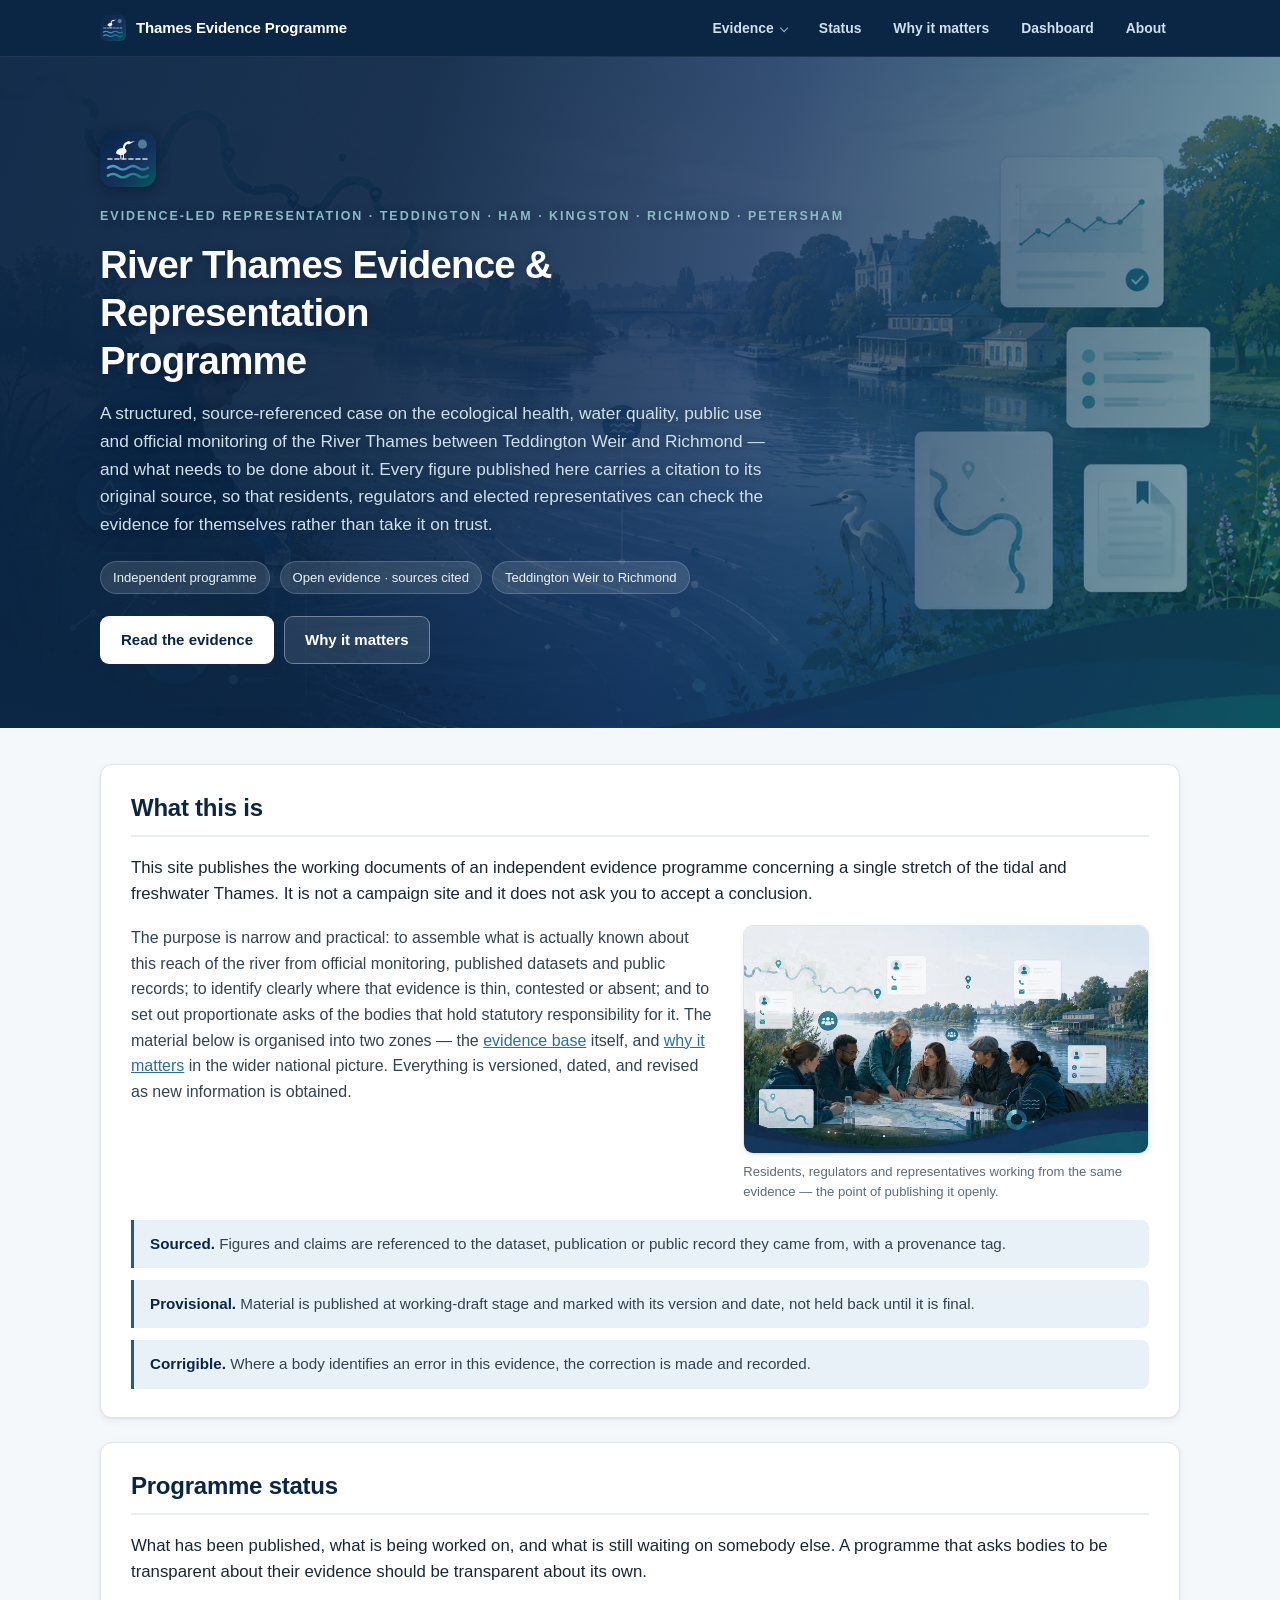
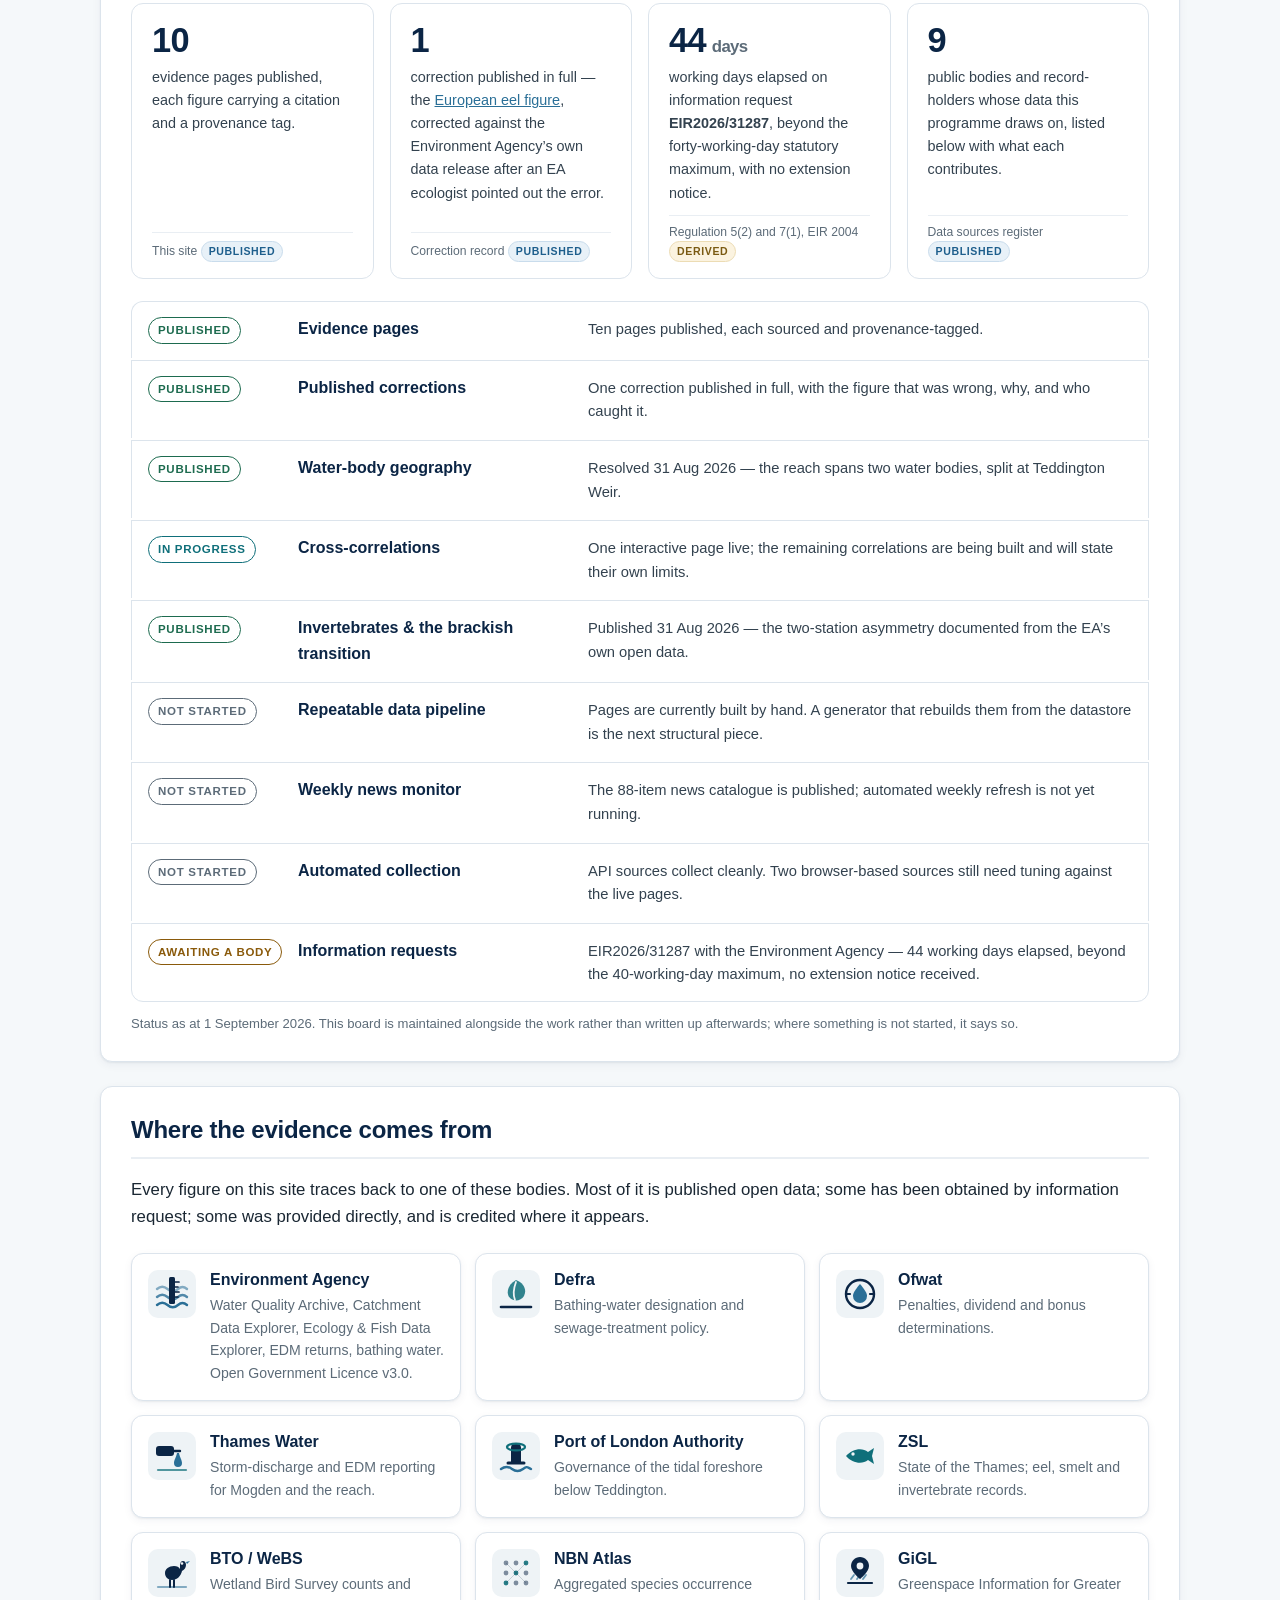
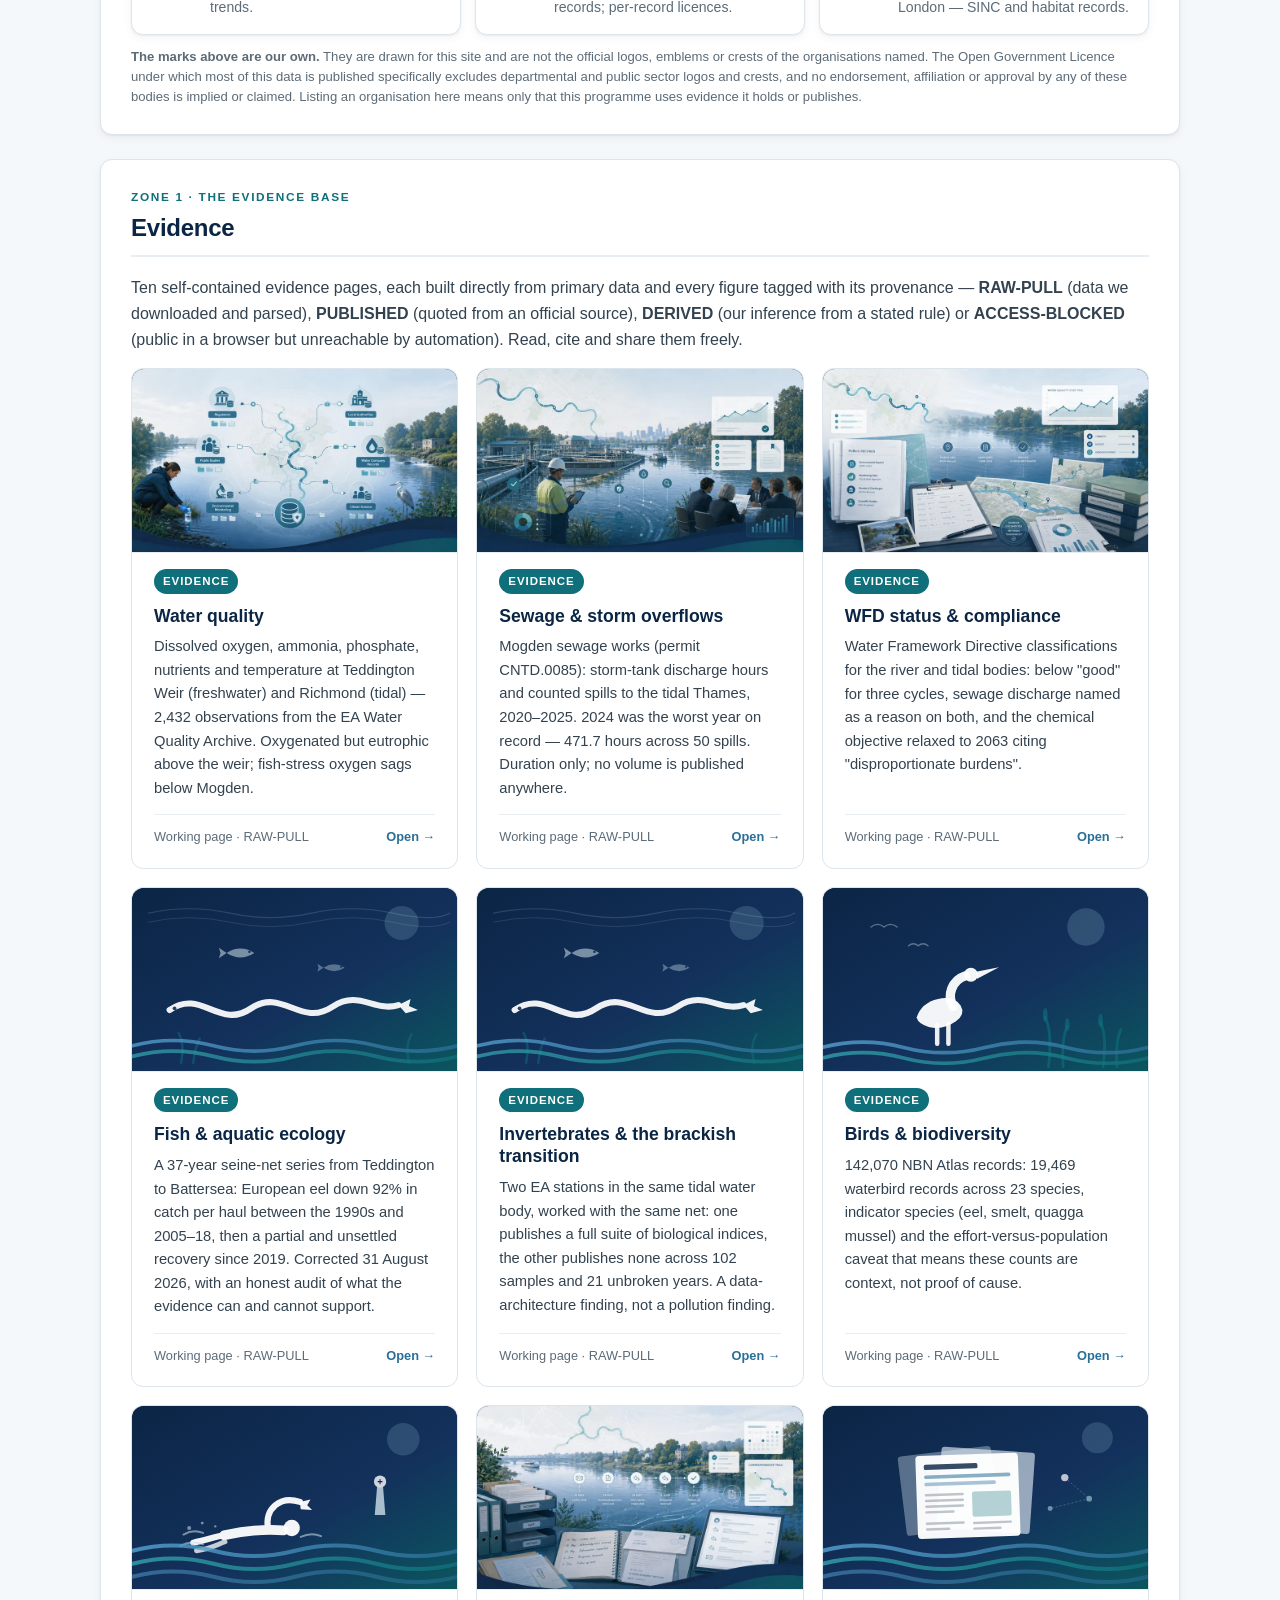
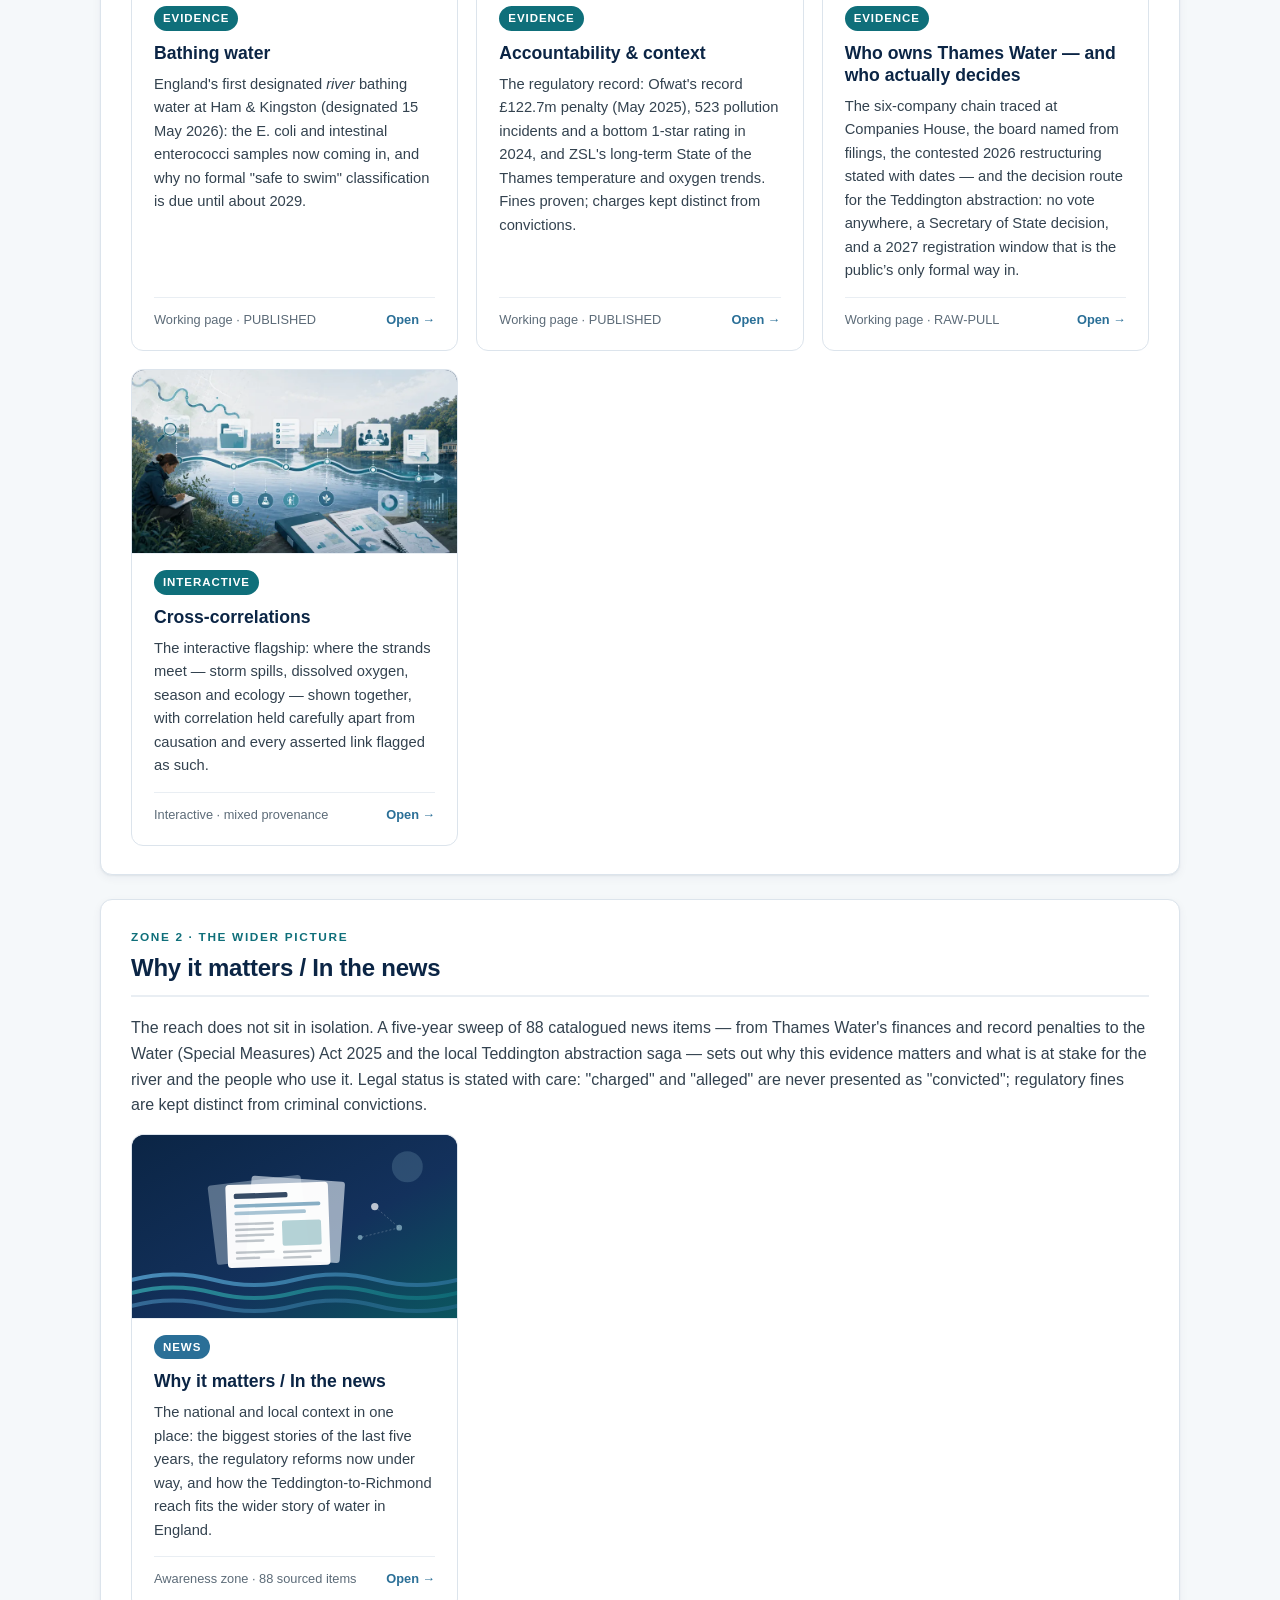
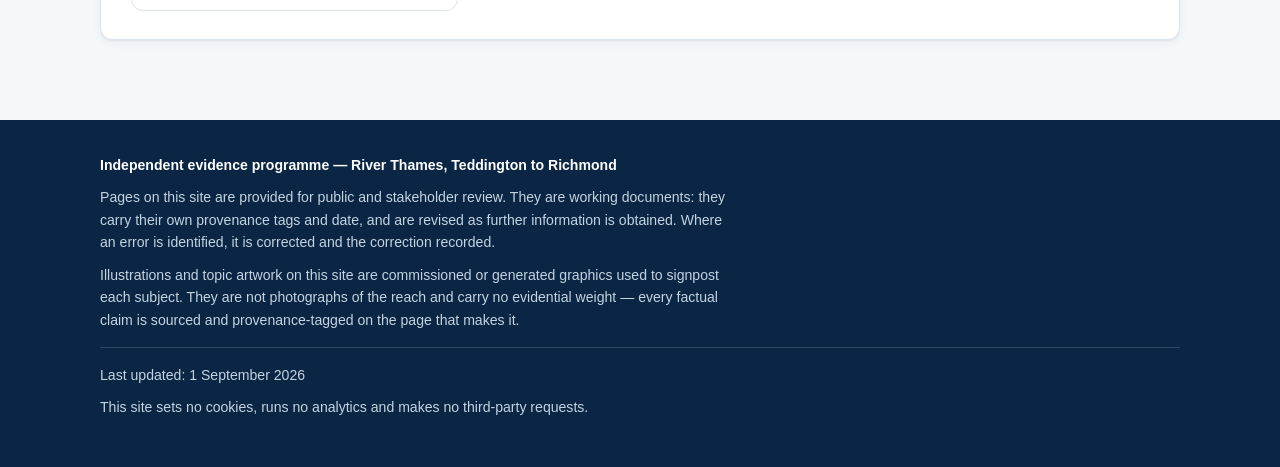
<file: index.html>
<!DOCTYPE html>
<html lang="en">
<head>
<meta charset="UTF-8">
<meta name="viewport" content="width=device-width, initial-scale=1.0">
<title>River Thames Evidence &amp; Representation Programme — Teddington to Richmond</title>
<meta name="description" content="An independent, source-referenced evidence programme on the ecological health, water quality, public use and official monitoring of the River Thames between Teddington Weir and Richmond.">
<meta name="robots" content="index, follow">
<meta name="color-scheme" content="light">
<link rel="canonical" href="https://thamesevidence.org.uk/">
<link rel="icon" href="/favicon.ico" sizes="48x48">
<link rel="icon" href="/favicon.svg" type="image/svg+xml">
<link rel="apple-touch-icon" href="/apple-touch-icon.png">
<link rel="manifest" href="/site.webmanifest">
<meta name="theme-color" content="#0b2545">
<link rel="sitemap" type="application/xml" href="/sitemap.xml">
<meta property="og:type" content="website">
<meta property="og:site_name" content="Thames Evidence Programme">
<meta property="og:title" content="River Thames Evidence &amp; Representation Programme — Teddington to Richmond">
<meta property="og:description" content="An independent, source-referenced evidence programme on the ecological health, water quality, public use and official monitoring of the River Thames between Teddington Weir and Richmond.">
<meta property="og:url" content="https://thamesevidence.org.uk/">
<meta property="og:image" content="https://thamesevidence.org.uk/images/brand/river-thames-evidence-programme-share.jpg">
<meta property="og:image:width" content="1200">
<meta property="og:image:height" content="630">
<meta property="og:image:alt" content="The River Thames at Teddington, with the programme title overlaid.">
<meta name="twitter:card" content="summary_large_image">
<meta name="twitter:image" content="https://thamesevidence.org.uk/images/brand/river-thames-evidence-programme-share.jpg">
<link rel="stylesheet" href="/site.css">
</head>
<body>

<a class="skip" href="#evidence">Skip to the evidence</a>

<nav class="topnav" aria-label="Primary">
  <div class="wrap">
    <a class="brand" href="/"><span>Thames Evidence Programme</span></a>

    <input class="nav-toggle" type="checkbox" id="nav-toggle" aria-label="Show and hide the main menu">
    <span class="nav-burger" aria-hidden="true"><span></span><span></span><span></span></span>

    <div class="navpanel">
      <ul class="navlist">
        <li class="has-menu">
          <a href="/#evidence">Evidence<i class="caret"></i></a>
          <div class="submenu">
            <p class="submenu-h">The river</p>
            <a href="/docs/water-quality.html">Water quality</a>
            <a href="/docs/sewage-mogden.html">Sewage &amp; storm overflows</a>
            <a href="/docs/wfd-status.html">WFD status &amp; compliance</a>
            <a href="/docs/bathing.html">Bathing water</a>
            <p class="submenu-h">Wildlife</p>
            <a href="/docs/fish.html">Fish &amp; aquatic ecology</a>
            <a href="/docs/invertebrates.html">Invertebrates</a>
            <a href="/docs/birds-biodiversity.html">Birds &amp; biodiversity</a>
            <p class="submenu-h">Analysis</p>
            <a href="/docs/accountability.html">Accountability &amp; context</a>
            <a href="/docs/ownership.html">Ownership &amp; who decides</a>
            <a href="/docs/correlations.html">Cross-correlations</a>
          </div>
        </li>
        <li><a href="/#status">Status</a></li>
        <li><a href="/why-it-matters.html">Why it matters</a></li>
        <li><a href="/docs/River-Thames-Programme-Dashboard.html">Dashboard</a></li>
        <li><a href="/#about">About</a></li>
      </ul>
    </div>
  </div>
</nav>

<header class="hero art hero--home">
  <div class="wrap">
    <img class="mark" src="/images/brand/logo-mark.svg" alt="" width="56" height="56">
    <p class="eyebrow">Evidence-led representation · Teddington · Ham · Kingston · Richmond · Petersham</p>
    <h1>River Thames Evidence &amp; Representation Programme</h1>
    <p class="standfirst">
      A structured, source-referenced case on the ecological health, water quality, public use and
      official monitoring of the River Thames between Teddington Weir and Richmond — and what needs
      to be done about it. Every figure published here carries a citation to its original source,
      so that residents, regulators and elected representatives can check the evidence for
      themselves rather than take it on trust.
    </p>
    <p class="meta">
      <span>Independent programme</span>
      <span>Open evidence · sources cited</span>
      <span>Teddington Weir to Richmond</span>
    </p>
    <p class="actions">
      <a class="btn" href="#evidence">Read the evidence</a>
      <a class="btn ghost" href="/why-it-matters.html">Why it matters</a>
    </p>
  </div>
</header>

<main>
  <div class="wrap">

    <section id="about" aria-labelledby="about-h">
      <h2 id="about-h">What this is</h2>
      <p class="lede">
        This site publishes the working documents of an independent evidence programme concerning
        a single stretch of the tidal and freshwater Thames. It is not a campaign site and it does
        not ask you to accept a conclusion.
      </p>
      <div class="figure-row">
        <p>
          The purpose is narrow and practical: to assemble what is actually known about this reach of
          the river from official monitoring, published datasets and public records; to identify
          clearly where that evidence is thin, contested or absent; and to set out proportionate asks
          of the bodies that hold statutory responsibility for it. The material below is organised into
          two zones — the <a href="#evidence">evidence base</a> itself, and
          <a href="/why-it-matters.html">why it matters</a> in the wider national picture. Everything is
          versioned, dated, and revised as new information is obtained.
        </p>
        <figure>
          <picture>
            <source type="image/webp" srcset="/images/web/river-thames-community-stakeholders-map-800.webp 800w, /images/web/river-thames-community-stakeholders-map-1600.webp 1600w" sizes="(max-width:820px) 92vw, 400px">
            <img src="/images/web/river-thames-community-stakeholders-map-800.jpg" width="800" height="450" loading="lazy"
                 alt="Illustration of residents, officials and river users gathered around a large map of the river spread out at the water's edge.">
          </picture>
          <figcaption>Residents, regulators and representatives working from the same evidence — the point of publishing it openly.</figcaption>
        </figure>
      </div>
      <ul class="principles">
        <li><strong>Sourced.</strong> Figures and claims are referenced to the dataset, publication or public record they came from, with a provenance tag.</li>
        <li><strong>Provisional.</strong> Material is published at working-draft stage and marked with its version and date, not held back until it is final.</li>
        <li><strong>Corrigible.</strong> Where a body identifies an error in this evidence, the correction is made and recorded.</li>
      </ul>
    </section>

        <!-- ===================== PROGRAMME STATUS ===================== -->
    <section id="status" aria-labelledby="status-h">
      <h2 id="status-h">Programme status</h2>
      <p class="lede">
        What has been published, what is being worked on, and what is still waiting on somebody
        else. A programme that asks bodies to be transparent about their evidence should be
        transparent about its own.
      </p>

      <div class="tiles">
        <div class="tile">
          <div class="stat">10</div>
          <div class="stat-label">evidence pages published, each figure carrying a citation and a provenance tag.</div>
          <div class="src">This site <span class="prov pub">PUBLISHED</span></div>
        </div>
        <div class="tile">
          <div class="stat">1</div>
          <div class="stat-label">correction published in full &mdash; the <a href="/docs/fish.html">European eel figure</a>, corrected against the Environment Agency&rsquo;s own data release after an EA ecologist pointed out the error.</div>
          <div class="src">Correction record <span class="prov pub">PUBLISHED</span></div>
        </div>
        <div class="tile">
          <div class="stat">44<span class="unit"> days</span></div>
          <div class="stat-label">working days elapsed on information request <strong>EIR2026/31287</strong>, beyond the forty-working-day statutory maximum, with no extension notice.</div>
          <div class="src">Regulation 5(2) and 7(1), EIR 2004 <span class="prov derived">DERIVED</span></div>
        </div>
        <div class="tile">
          <div class="stat">9</div>
          <div class="stat-label">public bodies and record-holders whose data this programme draws on, listed below with what each contributes.</div>
          <div class="src">Data sources register <span class="prov pub">PUBLISHED</span></div>
        </div>
      </div>

      <ul class="pstatus">
        <li class="pstat pstat--live">
          <span class="pstat-pill">Published</span>
          <span class="pstat-name">Evidence pages</span>
          <span class="pstat-note">Ten pages published, each sourced and provenance-tagged.</span>
        </li>
        <li class="pstat pstat--live">
          <span class="pstat-pill">Published</span>
          <span class="pstat-name">Published corrections</span>
          <span class="pstat-note">One correction published in full, with the figure that was wrong, why, and who caught it.</span>
        </li>
        <li class="pstat pstat--live">
          <span class="pstat-pill">Published</span>
          <span class="pstat-name">Water-body geography</span>
          <span class="pstat-note">Resolved 31 Aug 2026 — the reach spans two water bodies, split at Teddington Weir.</span>
        </li>
        <li class="pstat pstat--progress">
          <span class="pstat-pill">In progress</span>
          <span class="pstat-name">Cross-correlations</span>
          <span class="pstat-note">One interactive page live; the remaining correlations are being built and will state their own limits.</span>
        </li>
        <li class="pstat pstat--live">
          <span class="pstat-pill">Published</span>
          <span class="pstat-name">Invertebrates &amp; the brackish transition</span>
          <span class="pstat-note">Published 31 Aug 2026 — the two-station asymmetry documented from the EA&rsquo;s own open data.</span>
        </li>
        <li class="pstat pstat--open">
          <span class="pstat-pill">Not started</span>
          <span class="pstat-name">Repeatable data pipeline</span>
          <span class="pstat-note">Pages are currently built by hand. A generator that rebuilds them from the datastore is the next structural piece.</span>
        </li>
        <li class="pstat pstat--open">
          <span class="pstat-pill">Not started</span>
          <span class="pstat-name">Weekly news monitor</span>
          <span class="pstat-note">The 88-item news catalogue is published; automated weekly refresh is not yet running.</span>
        </li>
        <li class="pstat pstat--open">
          <span class="pstat-pill">Not started</span>
          <span class="pstat-name">Automated collection</span>
          <span class="pstat-note">API sources collect cleanly. Two browser-based sources still need tuning against the live pages.</span>
        </li>
        <li class="pstat pstat--waiting">
          <span class="pstat-pill">Awaiting a body</span>
          <span class="pstat-name">Information requests</span>
          <span class="pstat-note">EIR2026/31287 with the Environment Agency — 44 working days elapsed, beyond the 40-working-day maximum, no extension notice received.</span>
        </li>
      </ul>

      <p class="note">
        Status as at <time datetime="2026-09-01">1 September 2026</time>. This board is maintained
        alongside the work rather than written up afterwards; where something is not started, it
        says so.
      </p>
    </section>

    <!-- ===================== SOURCES ===================== -->
    <section id="sources" aria-labelledby="sources-h">
      <h2 id="sources-h">Where the evidence comes from</h2>
      <p class="lede">
        Every figure on this site traces back to one of these bodies. Most of it is published open
        data; some has been obtained by information request; some was provided directly, and is
        credited where it appears.
      </p>

      <ul class="orgs">
        <li class="org">
          <svg class="org-mark" viewBox="0 0 48 48" aria-hidden="true" focusable="false"><rect width="48" height="48" rx="10" fill="#eef3f6"/><path d="M9 19c3.5-3 7-3 10.5 0s7 3 10.5 0 6-2.5 9 0" fill="none" stroke="#2a6f97" stroke-width="2.4" stroke-linecap="round" opacity=".55"/><path d="M9 27c3.5-3 7-3 10.5 0s7 3 10.5 0 6-2.5 9 0" fill="none" stroke="#2a6f97" stroke-width="2.4" stroke-linecap="round" opacity=".8"/><path d="M9 35c3.5-3 7-3 10.5 0s7 3 10.5 0 6-2.5 9 0" fill="none" stroke="#2a6f97" stroke-width="2.4" stroke-linecap="round"/><rect x="21" y="7" width="6" height="27" rx="1.5" fill="#0b2545"/><path d="M27 12h4M27 17h3M27 22h4M27 27h3" stroke="#0b2545" stroke-width="1.7" stroke-linecap="round"/></svg>
          <div>
            <h3>Environment Agency</h3>
            <p>Water Quality Archive, Catchment Data Explorer, Ecology &amp; Fish Data Explorer, EDM returns, bathing water. Open Government Licence v3.0.</p>
          </div>
        </li>
        <li class="org">
          <svg class="org-mark" viewBox="0 0 48 48" aria-hidden="true" focusable="false"><rect width="48" height="48" rx="10" fill="#eef3f6"/><path d="M24 10c8 3 11 10 8 16-3 5-10 6-14 2-4-4-3-13 6-18z" fill="#0f6f7a" opacity=".85"/><path d="M24 12c-3 8-3 13-1 18" stroke="#eef3f6" stroke-width="1.8" fill="none" stroke-linecap="round"/><path d="M9 37h30" stroke="#0b2545" stroke-width="2.6" stroke-linecap="round"/></svg>
          <div>
            <h3>Defra</h3>
            <p>Bathing-water designation and sewage-treatment policy.</p>
          </div>
        </li>
        <li class="org">
          <svg class="org-mark" viewBox="0 0 48 48" aria-hidden="true" focusable="false"><rect width="48" height="48" rx="10" fill="#eef3f6"/><circle cx="24" cy="24" r="14" fill="none" stroke="#0b2545" stroke-width="2.4"/><path d="M24 14c5 6 7 9 7 12a7 7 0 01-14 0c0-3 2-6 7-12z" fill="#2a6f97"/><path d="M14 24h-4M38 24h-4" stroke="#0b2545" stroke-width="2.2" stroke-linecap="round"/></svg>
          <div>
            <h3>Ofwat</h3>
            <p>Penalties, dividend and bonus determinations.</p>
          </div>
        </li>
        <li class="org">
          <svg class="org-mark" viewBox="0 0 48 48" aria-hidden="true" focusable="false"><rect width="48" height="48" rx="10" fill="#eef3f6"/><rect x="8" y="14" width="18" height="10" rx="3" fill="#0b2545"/><path d="M26 19h6" stroke="#0b2545" stroke-width="2.4" stroke-linecap="round"/><path d="M31 21c1 5 3 7 3 10a4 4 0 01-8 0c0-3 2-5 3-10z" fill="#2a6f97"/><path d="M10 38h28" stroke="#0f6f7a" stroke-width="2.2" stroke-linecap="round" opacity=".7"/></svg>
          <div>
            <h3>Thames Water</h3>
            <p>Storm-discharge and EDM reporting for Mogden and the reach.</p>
          </div>
        </li>
        <li class="org">
          <svg class="org-mark" viewBox="0 0 48 48" aria-hidden="true" focusable="false"><rect width="48" height="48" rx="10" fill="#eef3f6"/><path d="M9 37c4-3 7-3 11 0s7 3 11 0 4-2 8 0" fill="none" stroke="#2a6f97" stroke-width="2.4" stroke-linecap="round"/><path d="M19 31V16c0-3 2-5 5-5s5 2 5 5v15z" fill="#0b2545"/><path d="M16 31h16" stroke="#0b2545" stroke-width="3" stroke-linecap="round"/><ellipse cx="24" cy="15" rx="9" ry="3.4" fill="none" stroke="#0f6f7a" stroke-width="2.2"/></svg>
          <div>
            <h3>Port of London Authority</h3>
            <p>Governance of the tidal foreshore below Teddington.</p>
          </div>
        </li>
        <li class="org">
          <svg class="org-mark" viewBox="0 0 48 48" aria-hidden="true" focusable="false"><rect width="48" height="48" rx="10" fill="#eef3f6"/><path d="M10 24c6-7 16-9 22-4l6-4-2 8 2 8-6-4c-6 5-16 3-22-4z" fill="#0f6f7a"/><circle cx="17" cy="22" r="1.7" fill="#eef3f6"/></svg>
          <div>
            <h3>ZSL</h3>
            <p>State of the Thames; eel, smelt and invertebrate records.</p>
          </div>
        </li>
        <li class="org">
          <svg class="org-mark" viewBox="0 0 48 48" aria-hidden="true" focusable="false"><rect width="48" height="48" rx="10" fill="#eef3f6"/><path d="M10 38h28" stroke="#2a6f97" stroke-width="2.2" stroke-linecap="round" opacity=".55"/><path d="M22 38v-7M26 38v-7" stroke="#0b2545" stroke-width="2" stroke-linecap="round"/><path d="M17 24c0-4 4-7 9-7 3 0 5 1 6 3l0-4c0-2 1-4 3-4 2 0 3 2 3 4 0 3-2 5-4 6-1 5-5 9-10 9-4 0-7-3-7-7z" fill="#0b2545"/><path d="M38 13l4-1-3 3z" fill="#2a6f97"/><circle cx="34" cy="14.5" r="1.3" fill="#eef3f6"/></svg>
          <div>
            <h3>BTO / WeBS</h3>
            <p>Wetland Bird Survey counts and trends.</p>
          </div>
        </li>
        <li class="org">
          <svg class="org-mark" viewBox="0 0 48 48" aria-hidden="true" focusable="false"><rect width="48" height="48" rx="10" fill="#eef3f6"/><circle cx="14" cy="14" r="2.4" fill="#0b2545" opacity="0.5"/><circle cx="14" cy="24" r="2.4" fill="#0b2545" opacity="0.5"/><circle cx="14" cy="34" r="2.4" fill="#0f6f7a" opacity="0.9"/><circle cx="24" cy="14" r="2.4" fill="#0b2545" opacity="0.5"/><circle cx="24" cy="24" r="2.4" fill="#0f6f7a" opacity="0.9"/><circle cx="24" cy="34" r="2.4" fill="#0b2545" opacity="0.5"/><circle cx="34" cy="14" r="2.4" fill="#0f6f7a" opacity="0.9"/><circle cx="34" cy="24" r="2.4" fill="#0b2545" opacity="0.5"/><circle cx="34" cy="34" r="2.4" fill="#0b2545" opacity="0.5"/><path d="M14 14L34 34M34 14L14 34" stroke="#0b2545" stroke-width="1" opacity=".18"/></svg>
          <div>
            <h3>NBN Atlas</h3>
            <p>Aggregated species occurrence records; per-record licences.</p>
          </div>
        </li>
        <li class="org">
          <svg class="org-mark" viewBox="0 0 48 48" aria-hidden="true" focusable="false"><rect width="48" height="48" rx="10" fill="#eef3f6"/><path d="M12 34h24" stroke="#0b2545" stroke-width="2.2" stroke-linecap="round"/><path d="M15 30l3-4M21 30l3-4M27 30l3-4" stroke="#2a6f97" stroke-width="1.8" stroke-linecap="round" opacity=".7"/><path d="M24 8c5 0 9 4 9 9 0 6-9 13-9 13s-9-7-9-13c0-5 4-9 9-9z" fill="#0b2545"/><circle cx="24" cy="17" r="3.4" fill="#eef3f6"/></svg>
          <div>
            <h3>GiGL</h3>
            <p>Greenspace Information for Greater London — SINC and habitat records.</p>
          </div>
        </li>
      </ul>

      <p class="note">
        <strong>The marks above are our own.</strong> They are drawn for this site and are not the
        official logos, emblems or crests of the organisations named. The Open Government Licence
        under which most of this data is published specifically excludes departmental and public
        sector logos and crests, and no endorsement, affiliation or approval by any of these
        bodies is implied or claimed. Listing an organisation here means only that this programme
        uses evidence it holds or publishes.
      </p>
    </section>

    <section id="evidence" aria-labelledby="evidence-h">
      <p class="kicker">Zone 1 · The evidence base</p>
      <h2 id="evidence-h">Evidence</h2>
      <p>
        Ten self-contained evidence pages, each built directly from primary data and every figure
        tagged with its provenance — <strong>RAW-PULL</strong> (data we downloaded and parsed),
        <strong>PUBLISHED</strong> (quoted from an official source), <strong>DERIVED</strong>
        (our inference from a stated rule) or <strong>ACCESS-BLOCKED</strong> (public in a browser
        but unreachable by automation). Read, cite and share them freely.
      </p>

      <ul class="doc-grid">

        <li class="doc-card">
          <div class="thumb">
            <picture>
              <source type="image/webp" srcset="/images/web/river-thames-environmental-data-holders-800.webp">
              <img src="/images/web/river-thames-environmental-data-holders-800.jpg" width="800" height="450" loading="lazy" alt="">
            </picture>
          </div>
          <span class="tag">Evidence</span>
          <h3><a href="/docs/water-quality.html">Water quality</a></h3>
          <p>
            Dissolved oxygen, ammonia, phosphate, nutrients and temperature at Teddington Weir
            (freshwater) and Richmond (tidal) — 2,432 observations from the EA Water Quality Archive.
            Oxygenated but eutrophic above the weir; fish-stress oxygen sags below Mogden.
          </p>
          <p class="foot"><span>Working page · RAW-PULL</span><span class="open">Open →</span></p>
        </li>

        <li class="doc-card">
          <div class="thumb">
            <picture>
              <source type="image/webp" srcset="/images/web/river-thames-sewage-treatment-works-oversight-800.webp">
              <img src="/images/web/river-thames-sewage-treatment-works-oversight-800.jpg" width="800" height="450" loading="lazy" alt="">
            </picture>
          </div>
          <span class="tag">Evidence</span>
          <h3><a href="/docs/sewage-mogden.html">Sewage &amp; storm overflows</a></h3>
          <p>
            Mogden sewage works (permit CNTD.0085): storm-tank discharge hours and counted spills to
            the tidal Thames, 2020–2025. 2024 was the worst year on record — 471.7 hours across 50
            spills. Duration only; no volume is published anywhere.
          </p>
          <p class="foot"><span>Working page · RAW-PULL</span><span class="open">Open →</span></p>
        </li>

        <li class="doc-card">
          <div class="thumb">
            <picture>
              <source type="image/webp" srcset="/images/web/river-thames-water-quality-public-records-800.webp">
              <img src="/images/web/river-thames-water-quality-public-records-800.jpg" width="800" height="450" loading="lazy" alt="">
            </picture>
          </div>
          <span class="tag">Evidence</span>
          <h3><a href="/docs/wfd-status.html">WFD status &amp; compliance</a></h3>
          <p>
            Water Framework Directive classifications for the river and tidal bodies: below "good"
            for three cycles, sewage discharge named as a reason on both, and the chemical objective
            relaxed to 2063 citing "disproportionate burdens".
          </p>
          <p class="foot"><span>Working page · RAW-PULL</span><span class="open">Open →</span></p>
        </li>

        <li class="doc-card">
          <div class="thumb">
            <img src="/images/topics/topic-fish-aquatic-ecology.svg" width="800" height="450" loading="lazy" alt="">
          </div>
          <span class="tag">Evidence</span>
          <h3><a href="/docs/fish.html">Fish &amp; aquatic ecology</a></h3>
          <p>
            A 37-year seine-net series from Teddington to Battersea: European eel down 92% in catch
            per haul between the 1990s and 2005&ndash;18, then a partial and unsettled recovery since
            2019. Corrected 31 August 2026, with an honest audit of what the evidence can and cannot
            support.
          </p>
          <p class="foot"><span>Working page · RAW-PULL</span><span class="open">Open →</span></p>
        </li>

        <li class="doc-card">
          <div class="thumb">
            <img src="/images/topics/topic-fish-aquatic-ecology.svg" width="800" height="450" loading="lazy" alt="">
          </div>
          <span class="tag">Evidence</span>
          <h3><a href="/docs/invertebrates.html">Invertebrates &amp; the brackish transition</a></h3>
          <p>
            Two EA stations in the same tidal water body, worked with the same net: one publishes a full
            suite of biological indices, the other publishes none across 102 samples and 21 unbroken
            years. A data-architecture finding, not a pollution finding.
          </p>
          <p class="foot"><span>Working page &middot; RAW-PULL</span><span class="open">Open &rarr;</span></p>
        </li>

        <li class="doc-card">
          <div class="thumb">
            <img src="/images/topics/topic-birds-biodiversity.svg" width="800" height="450" loading="lazy" alt="">
          </div>
          <span class="tag">Evidence</span>
          <h3><a href="/docs/birds-biodiversity.html">Birds &amp; biodiversity</a></h3>
          <p>
            142,070 NBN Atlas records: 19,469 waterbird records across 23 species, indicator species
            (eel, smelt, quagga mussel) and the effort-versus-population caveat that means these
            counts are context, not proof of cause.
          </p>
          <p class="foot"><span>Working page · RAW-PULL</span><span class="open">Open →</span></p>
        </li>

        <li class="doc-card">
          <div class="thumb">
            <img src="/images/topics/topic-bathing-water.svg" width="800" height="450" loading="lazy" alt="">
          </div>
          <span class="tag">Evidence</span>
          <h3><a href="/docs/bathing.html">Bathing water</a></h3>
          <p>
            England's first designated <em>river</em> bathing water at Ham &amp; Kingston
            (designated 15 May 2026): the E. coli and intestinal enterococci samples now coming in,
            and why no formal "safe to swim" classification is due until about 2029.
          </p>
          <p class="foot"><span>Working page · PUBLISHED</span><span class="open">Open →</span></p>
        </li>

        <li class="doc-card">
          <div class="thumb">
            <picture>
              <source type="image/webp" srcset="/images/web/river-thames-correspondence-tracker-800.webp">
              <img src="/images/web/river-thames-correspondence-tracker-800.jpg" width="800" height="450" loading="lazy" alt="">
            </picture>
          </div>
          <span class="tag">Evidence</span>
          <h3><a href="/docs/accountability.html">Accountability &amp; context</a></h3>
          <p>
            The regulatory record: Ofwat's record £122.7m penalty (May 2025), 523 pollution
            incidents and a bottom 1-star rating in 2024, and ZSL's long-term State of the Thames
            temperature and oxygen trends. Fines proven; charges kept distinct from convictions.
          </p>
          <p class="foot"><span>Working page · PUBLISHED</span><span class="open">Open →</span></p>
        </li>

        <li class="doc-card">
          <div class="thumb">
            <img src="/images/topics/topic-why-it-matters-news.svg" width="800" height="450" loading="lazy" alt="">
          </div>
          <span class="tag">Evidence</span>
          <h3><a href="/docs/ownership.html">Who owns Thames Water &mdash; and who actually decides</a></h3>
          <p>
            The six-company chain traced at Companies House, the board named from filings, the contested
            2026 restructuring stated with dates &mdash; and the decision route for the Teddington
            abstraction: no vote anywhere, a Secretary of State decision, and a 2027 registration
            window that is the public&rsquo;s only formal way in.
          </p>
          <p class="foot"><span>Working page &middot; RAW-PULL</span><span class="open">Open &rarr;</span></p>
        </li>

        <li class="doc-card">
          <div class="thumb">
            <picture>
              <source type="image/webp" srcset="/images/web/river-thames-evidence-programme-roadmap-800.webp">
              <img src="/images/web/river-thames-evidence-programme-roadmap-800.jpg" width="800" height="450" loading="lazy" alt="">
            </picture>
          </div>
          <span class="tag">Interactive</span>
          <h3><a href="/docs/correlations.html">Cross-correlations</a></h3>
          <p>
            The interactive flagship: where the strands meet — storm spills, dissolved oxygen,
            season and ecology — shown together, with correlation held carefully apart from
            causation and every asserted link flagged as such.
          </p>
          <p class="foot"><span>Interactive · mixed provenance</span><span class="open">Open →</span></p>
        </li>

      </ul>
    </section>

    <section id="why" aria-labelledby="why-h">
      <p class="kicker">Zone 2 · The wider picture</p>
      <h2 id="why-h">Why it matters / In the news</h2>
      <p>
        The reach does not sit in isolation. A five-year sweep of 88 catalogued news items — from
        Thames Water's finances and record penalties to the Water (Special Measures) Act 2025 and the
        local Teddington abstraction saga — sets out why this evidence matters and what is at stake
        for the river and the people who use it. Legal status is stated with care: "charged" and
        "alleged" are never presented as "convicted"; regulatory fines are kept distinct from criminal
        convictions.
      </p>

      <ul class="doc-grid">
        <li class="doc-card">
          <div class="thumb">
            <img src="/images/topics/topic-why-it-matters-news.svg" width="800" height="450" loading="lazy" alt="">
          </div>
          <span class="tag news">News</span>
          <h3><a href="/why-it-matters.html">Why it matters / In the news</a></h3>
          <p>
            The national and local context in one place: the biggest stories of the last five years,
            the regulatory reforms now under way, and how the Teddington-to-Richmond reach fits the
            wider story of water in England.
          </p>
          <p class="foot"><span>Awareness zone · 88 sourced items</span><span class="open">Open →</span></p>
        </li>
      </ul>
    </section>

  </div>
</main>

<footer class="site">
  <div class="wrap">
    <p><strong>Independent evidence programme — River Thames, Teddington to Richmond</strong></p>
    <p>
      Pages on this site are provided for public and stakeholder review. They are working documents:
      they carry their own provenance tags and date, and are revised as further information is
      obtained. Where an error is identified, it is corrected and the correction recorded.
    </p>
    <p>
      Illustrations and topic artwork on this site are commissioned or generated graphics used to
      signpost each subject. They are not photographs of the reach and carry no evidential weight —
      every factual claim is sourced and provenance-tagged on the page that makes it.
    </p>
    <div class="rule"></div>
    <p>Last updated: <time datetime="2026-09-01">1 September 2026</time></p>
    <p>This site sets no cookies, runs no analytics and makes no third-party requests.</p>
  </div>
</footer>

</body>
</html>
</file>
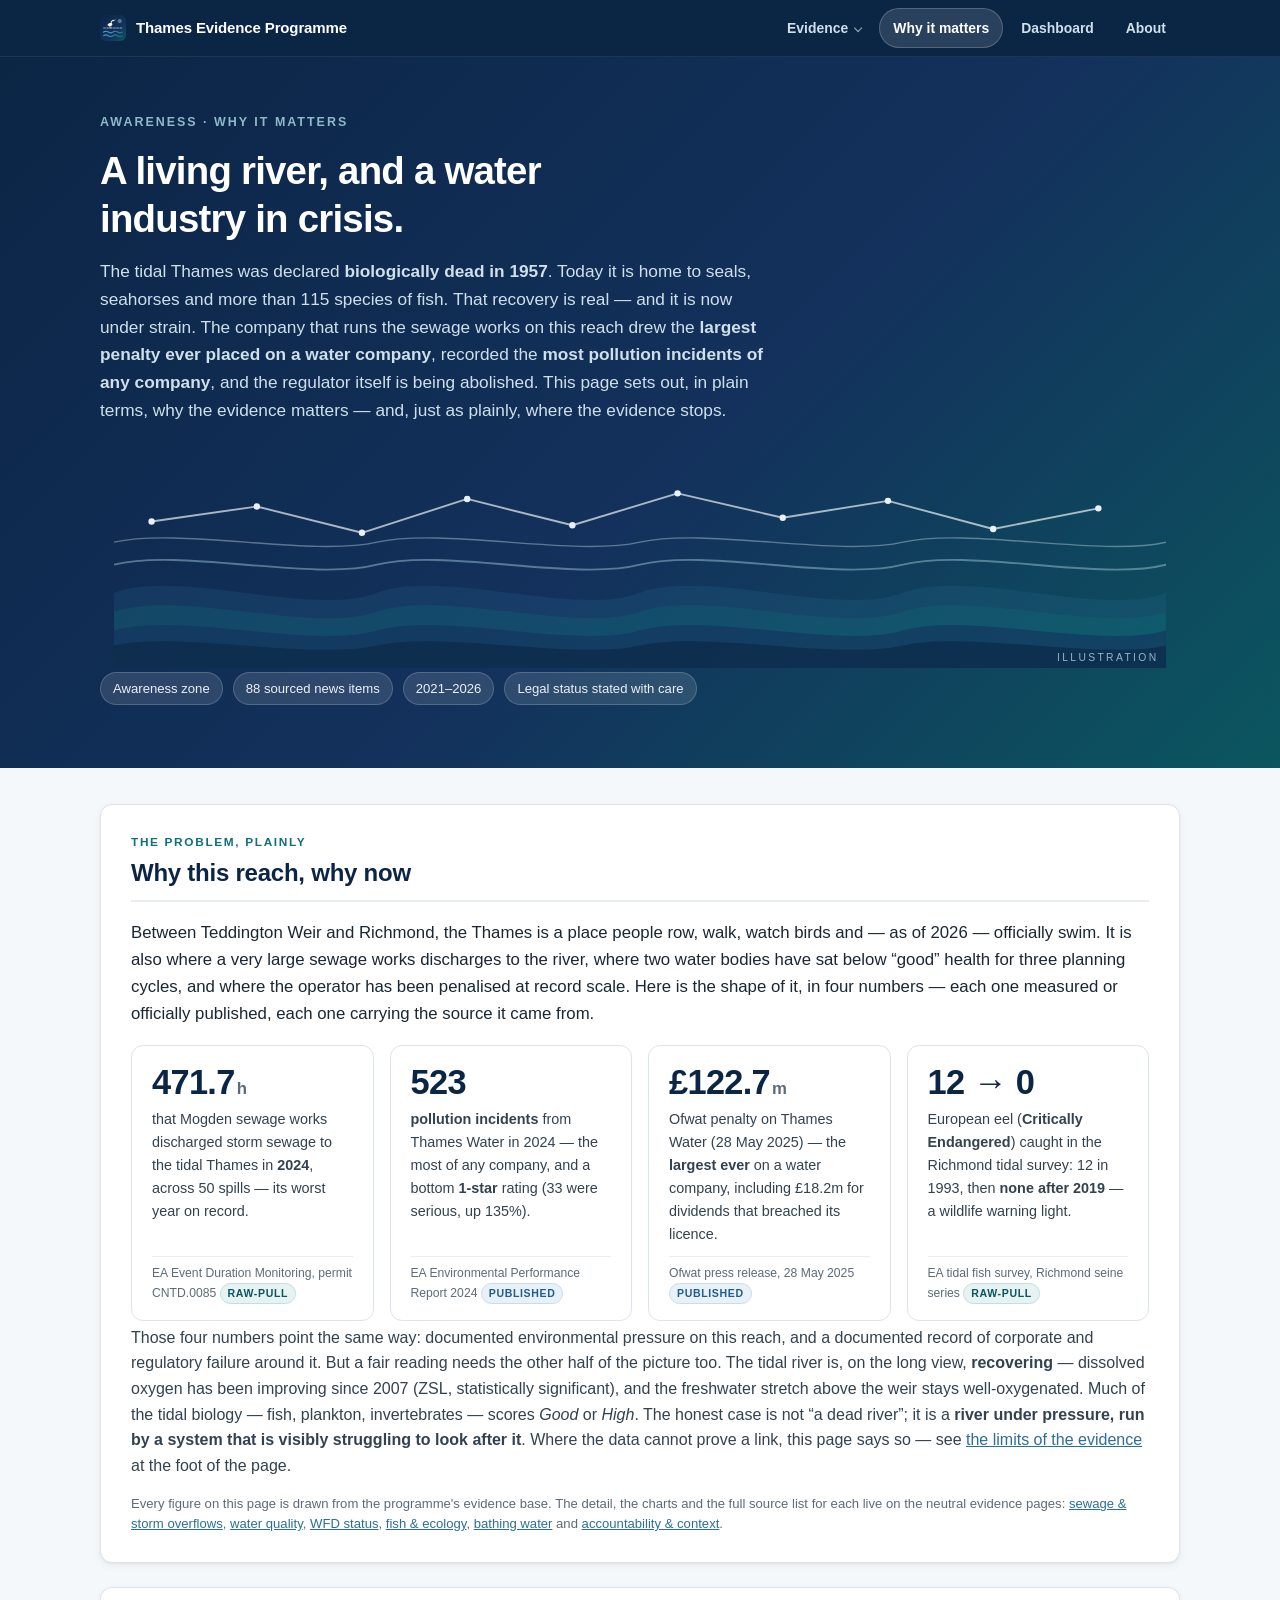
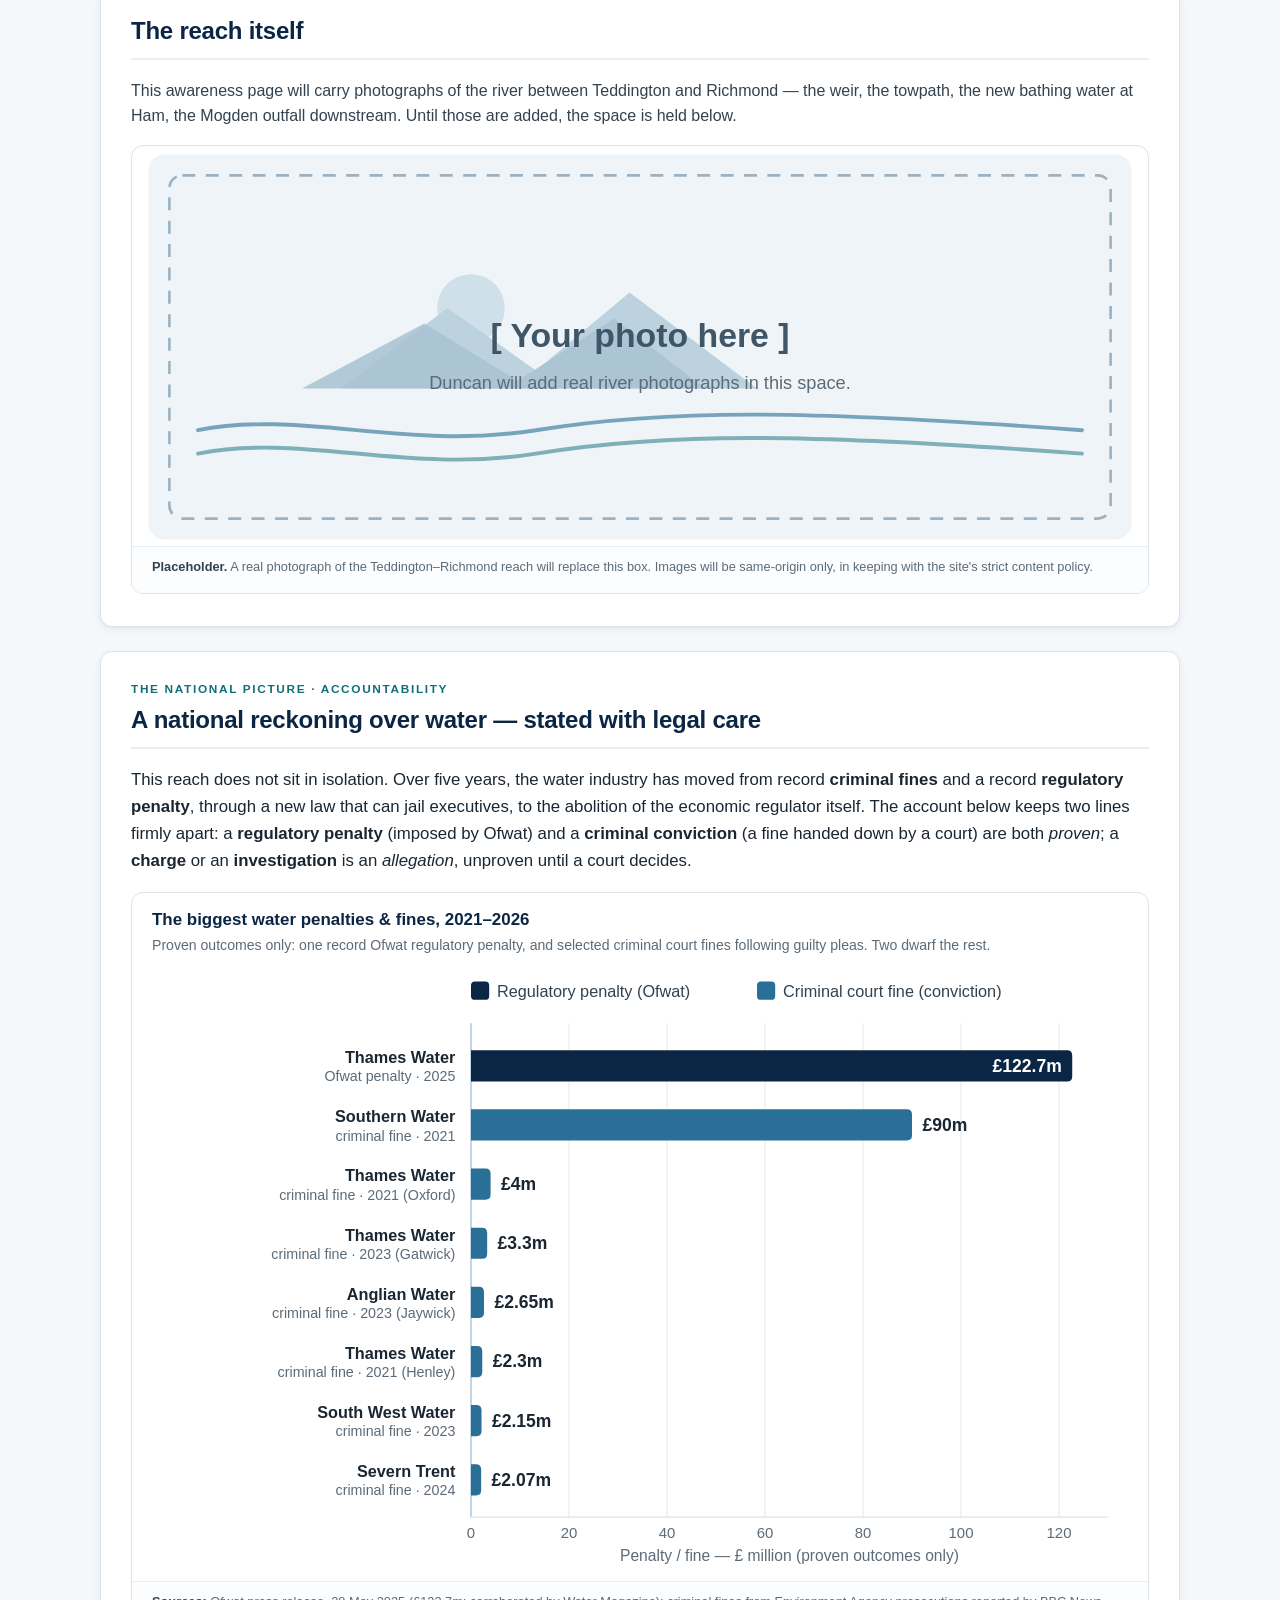
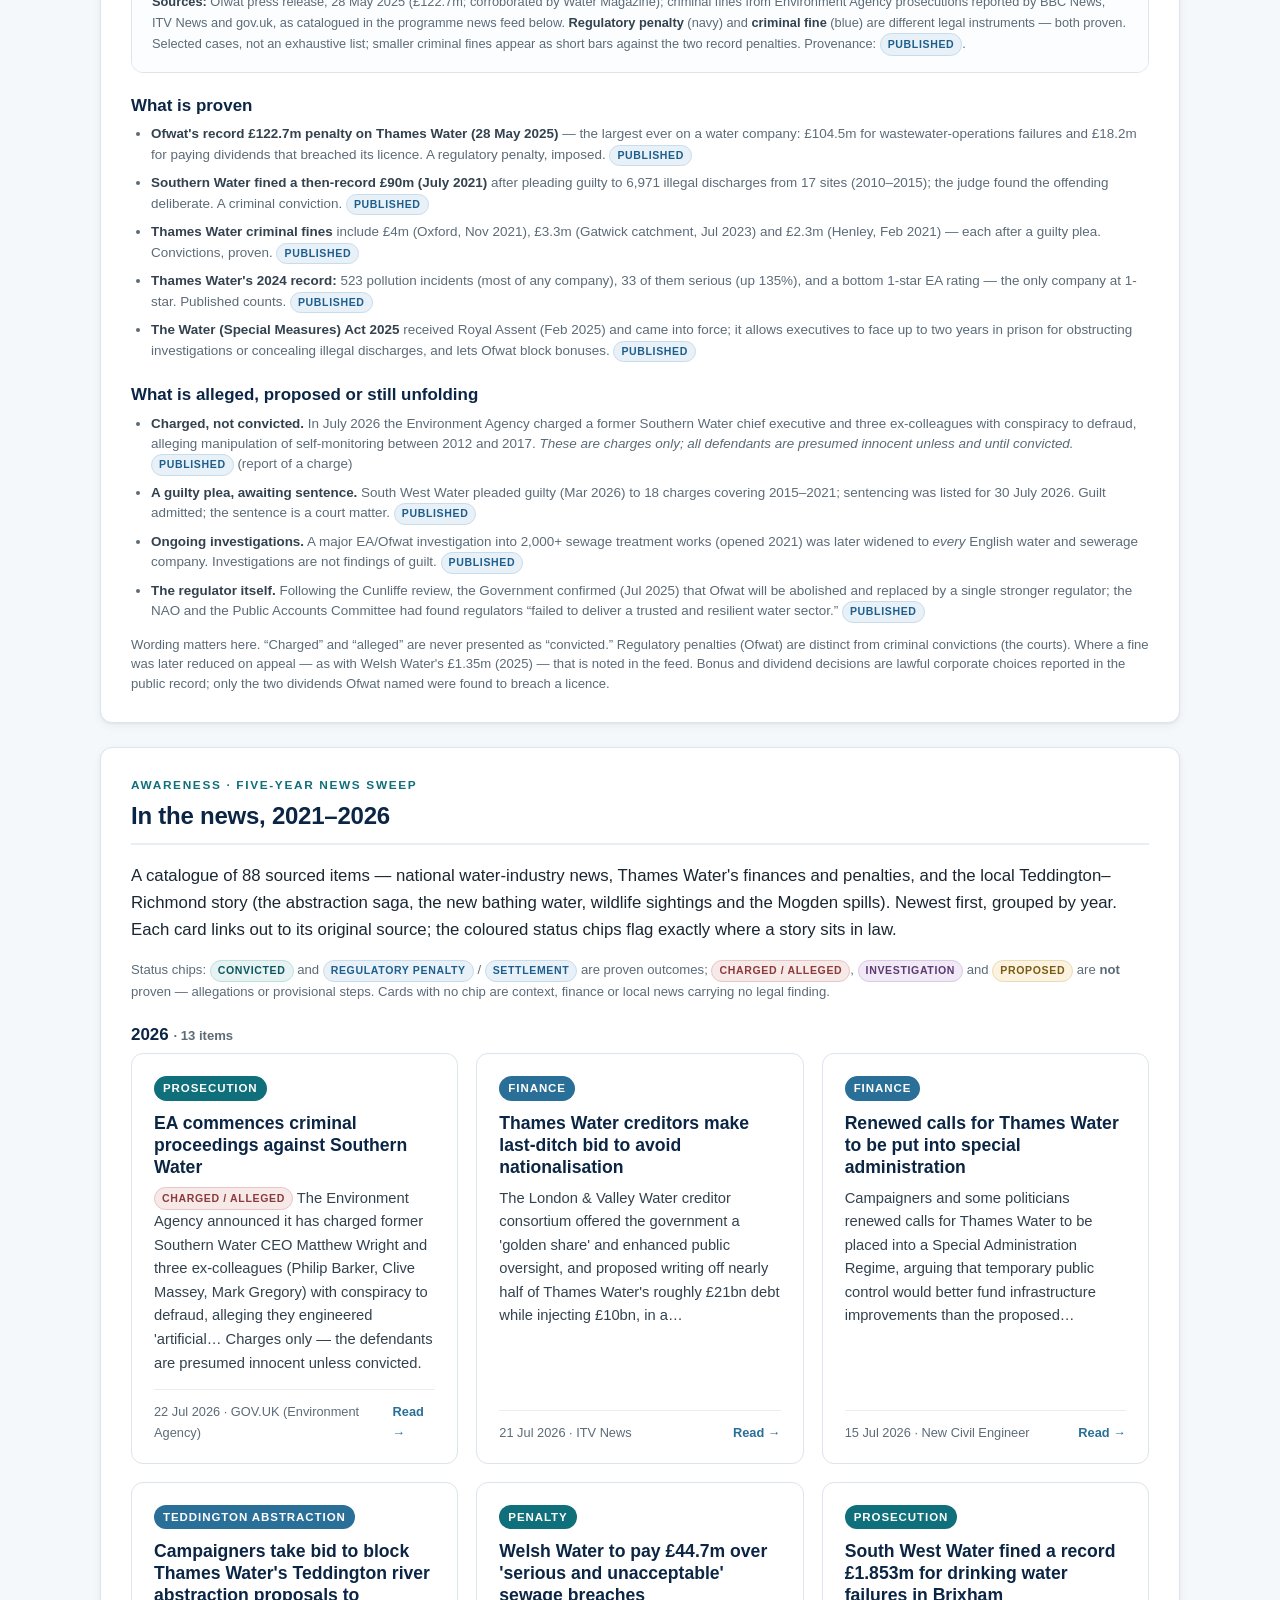
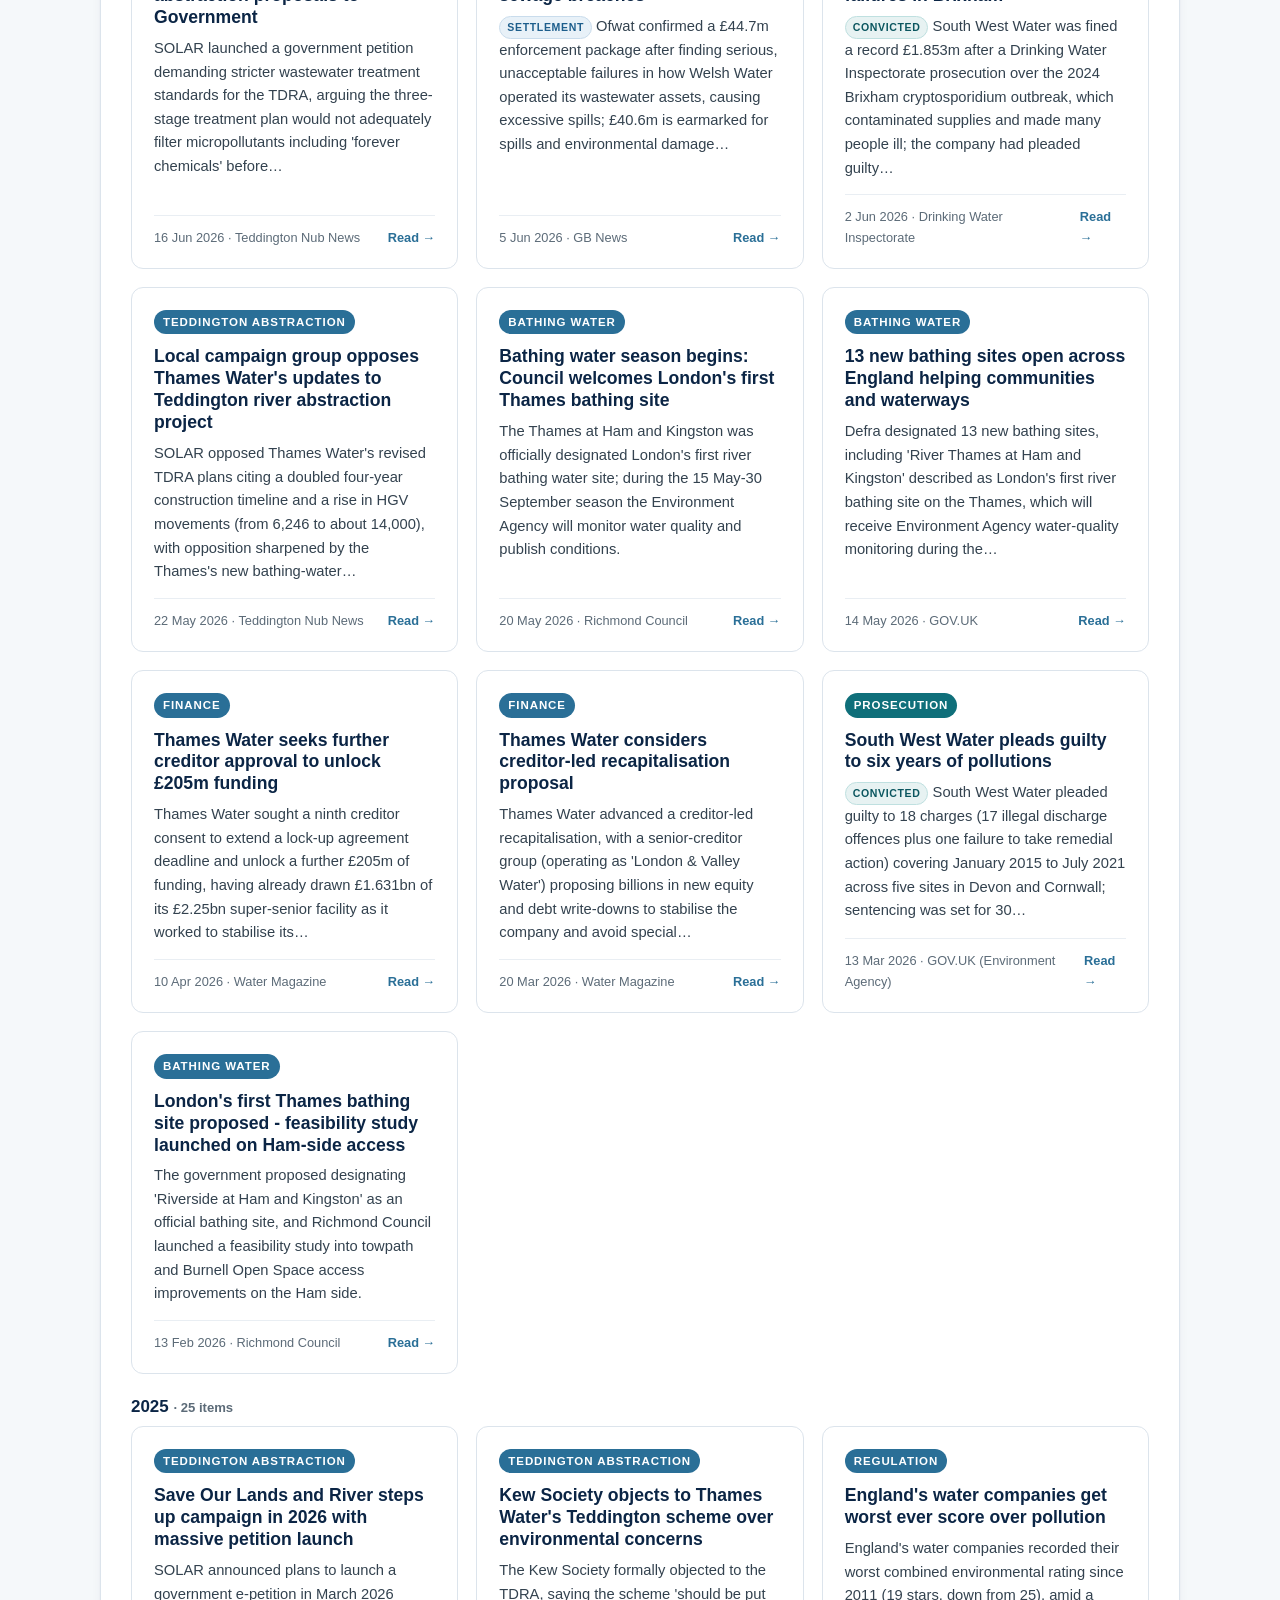
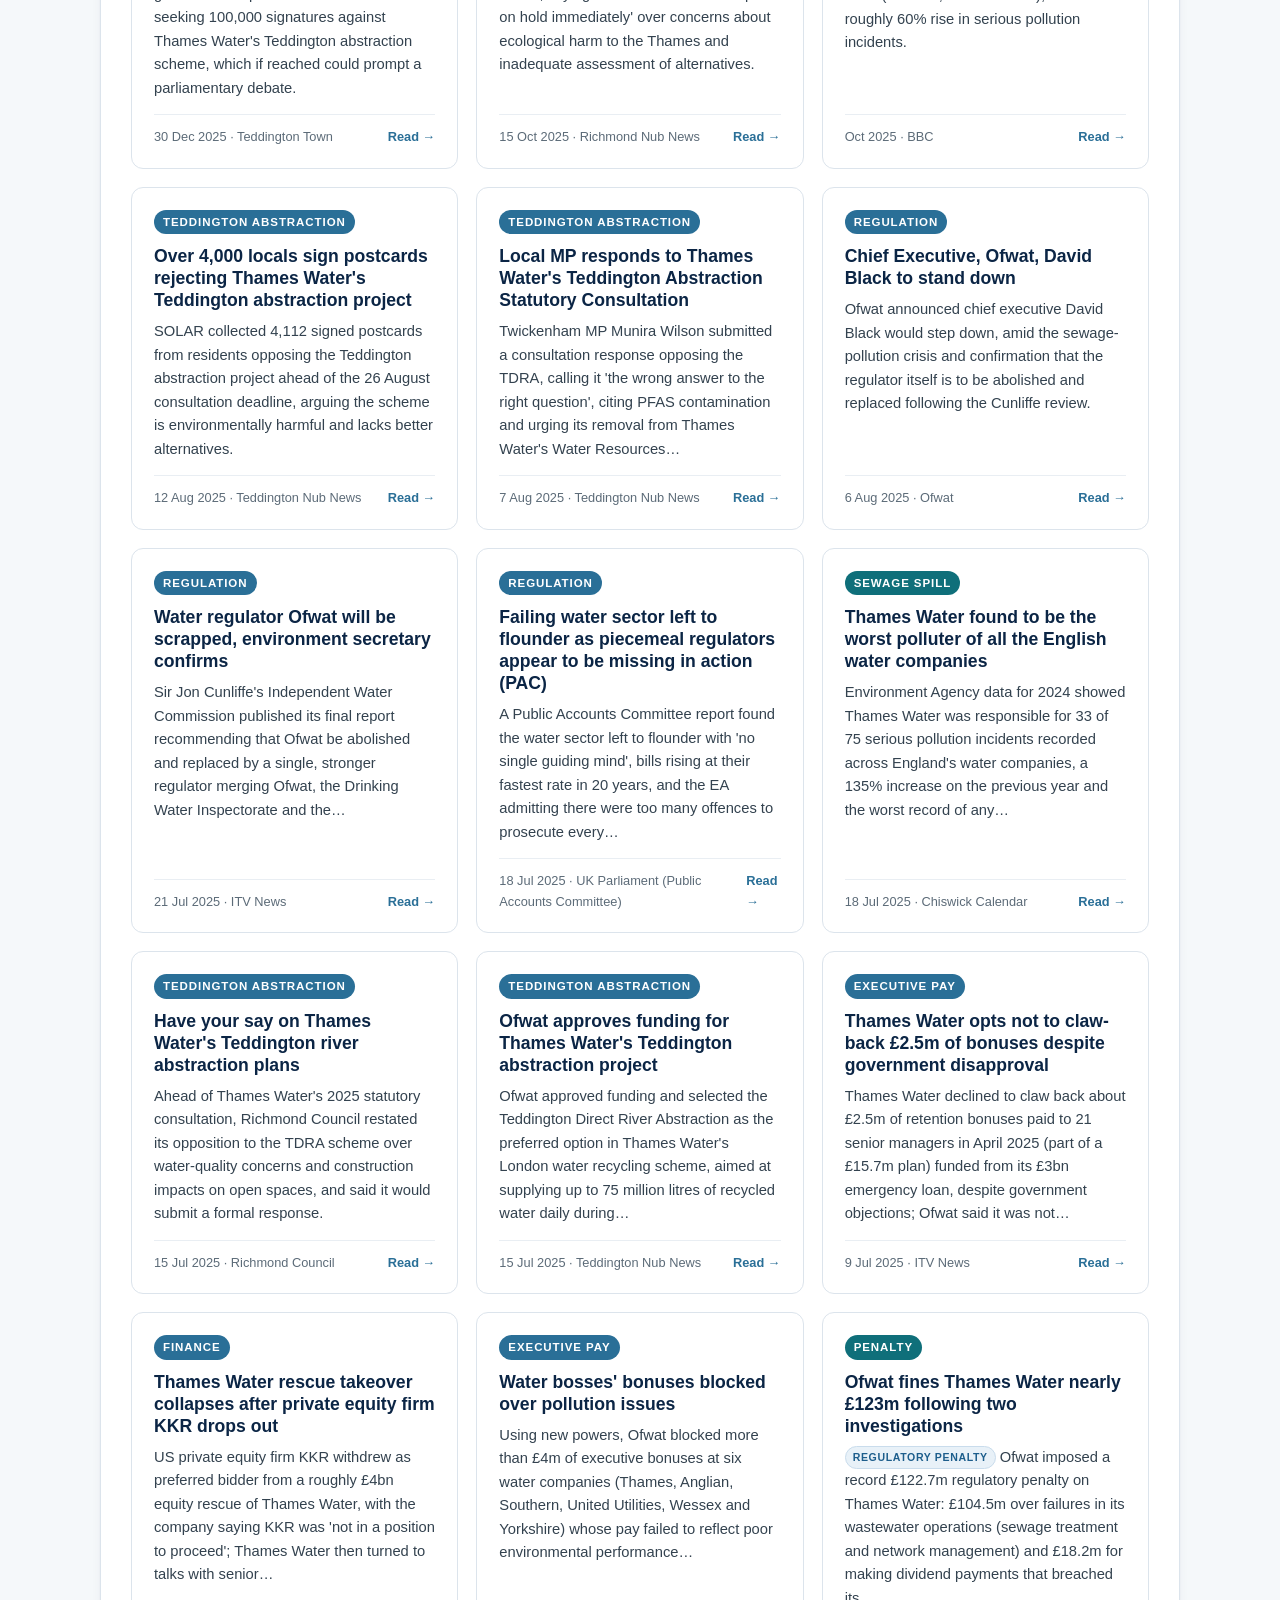
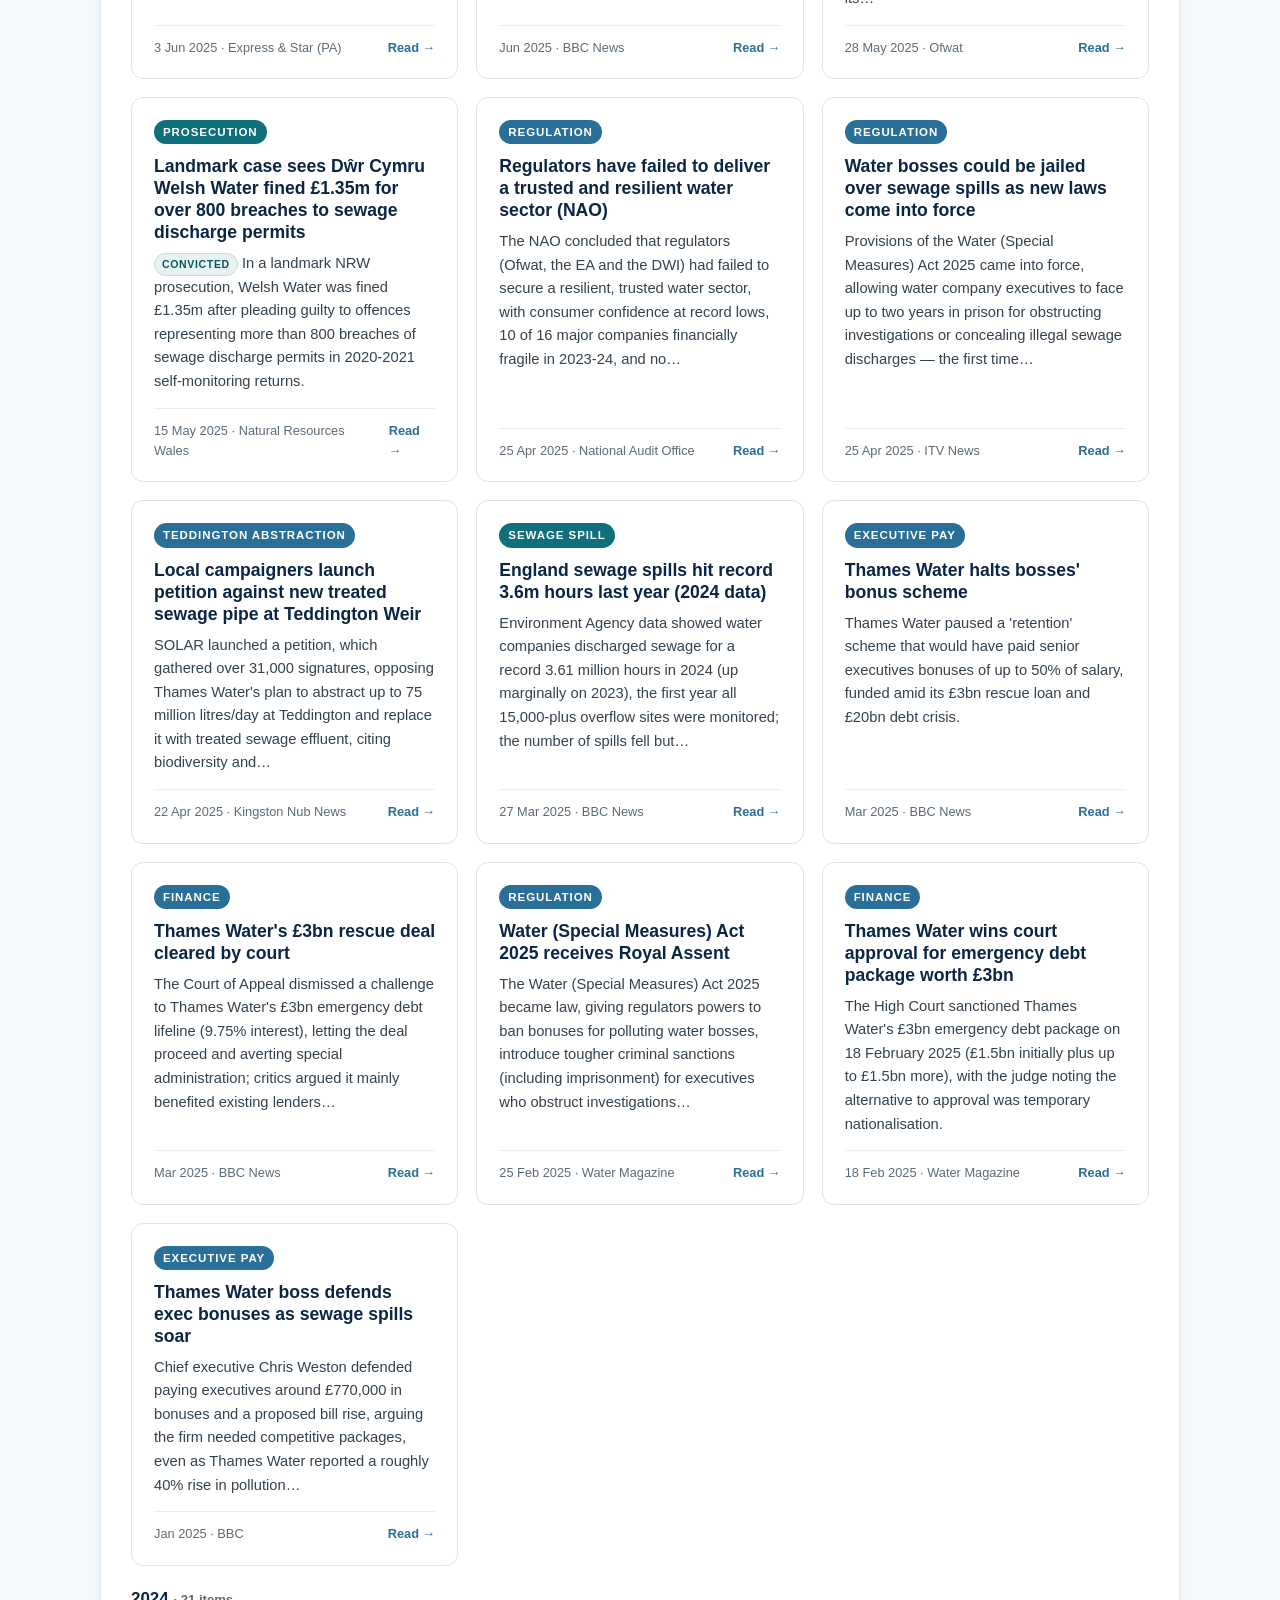
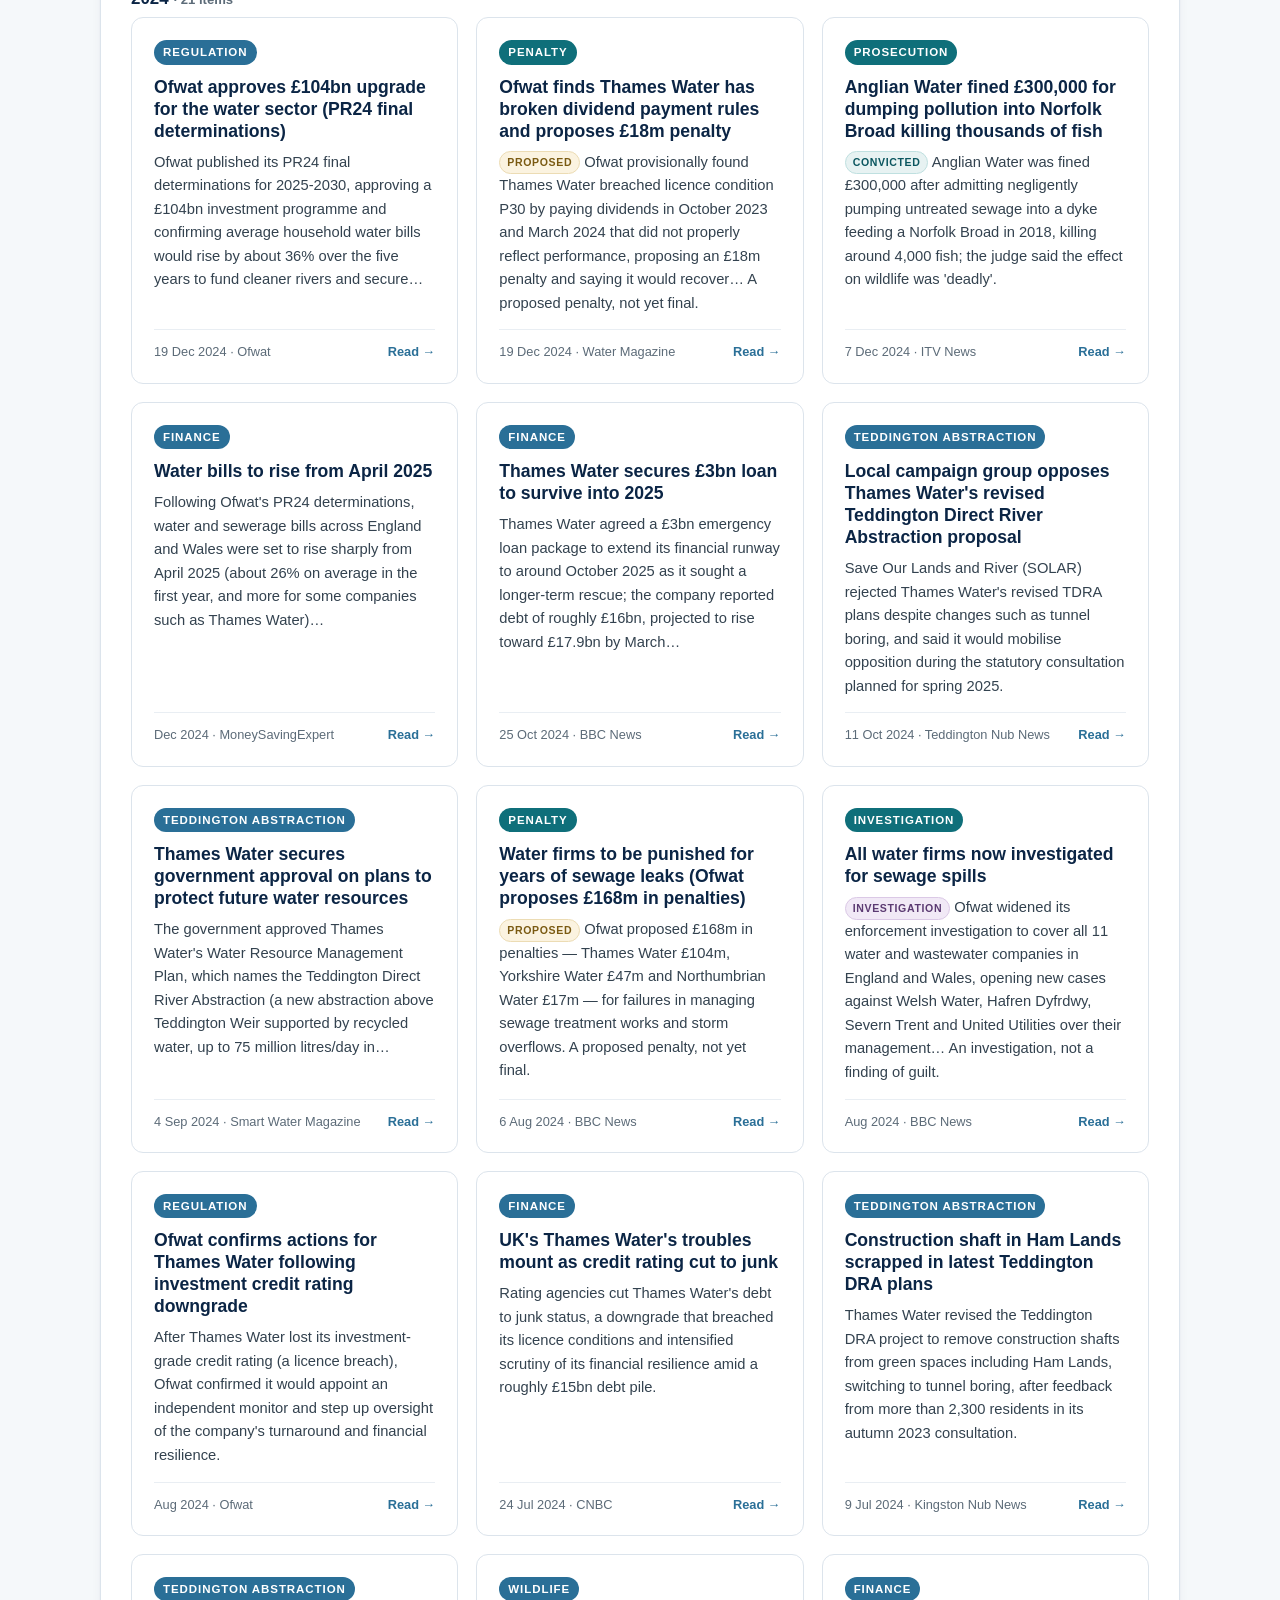
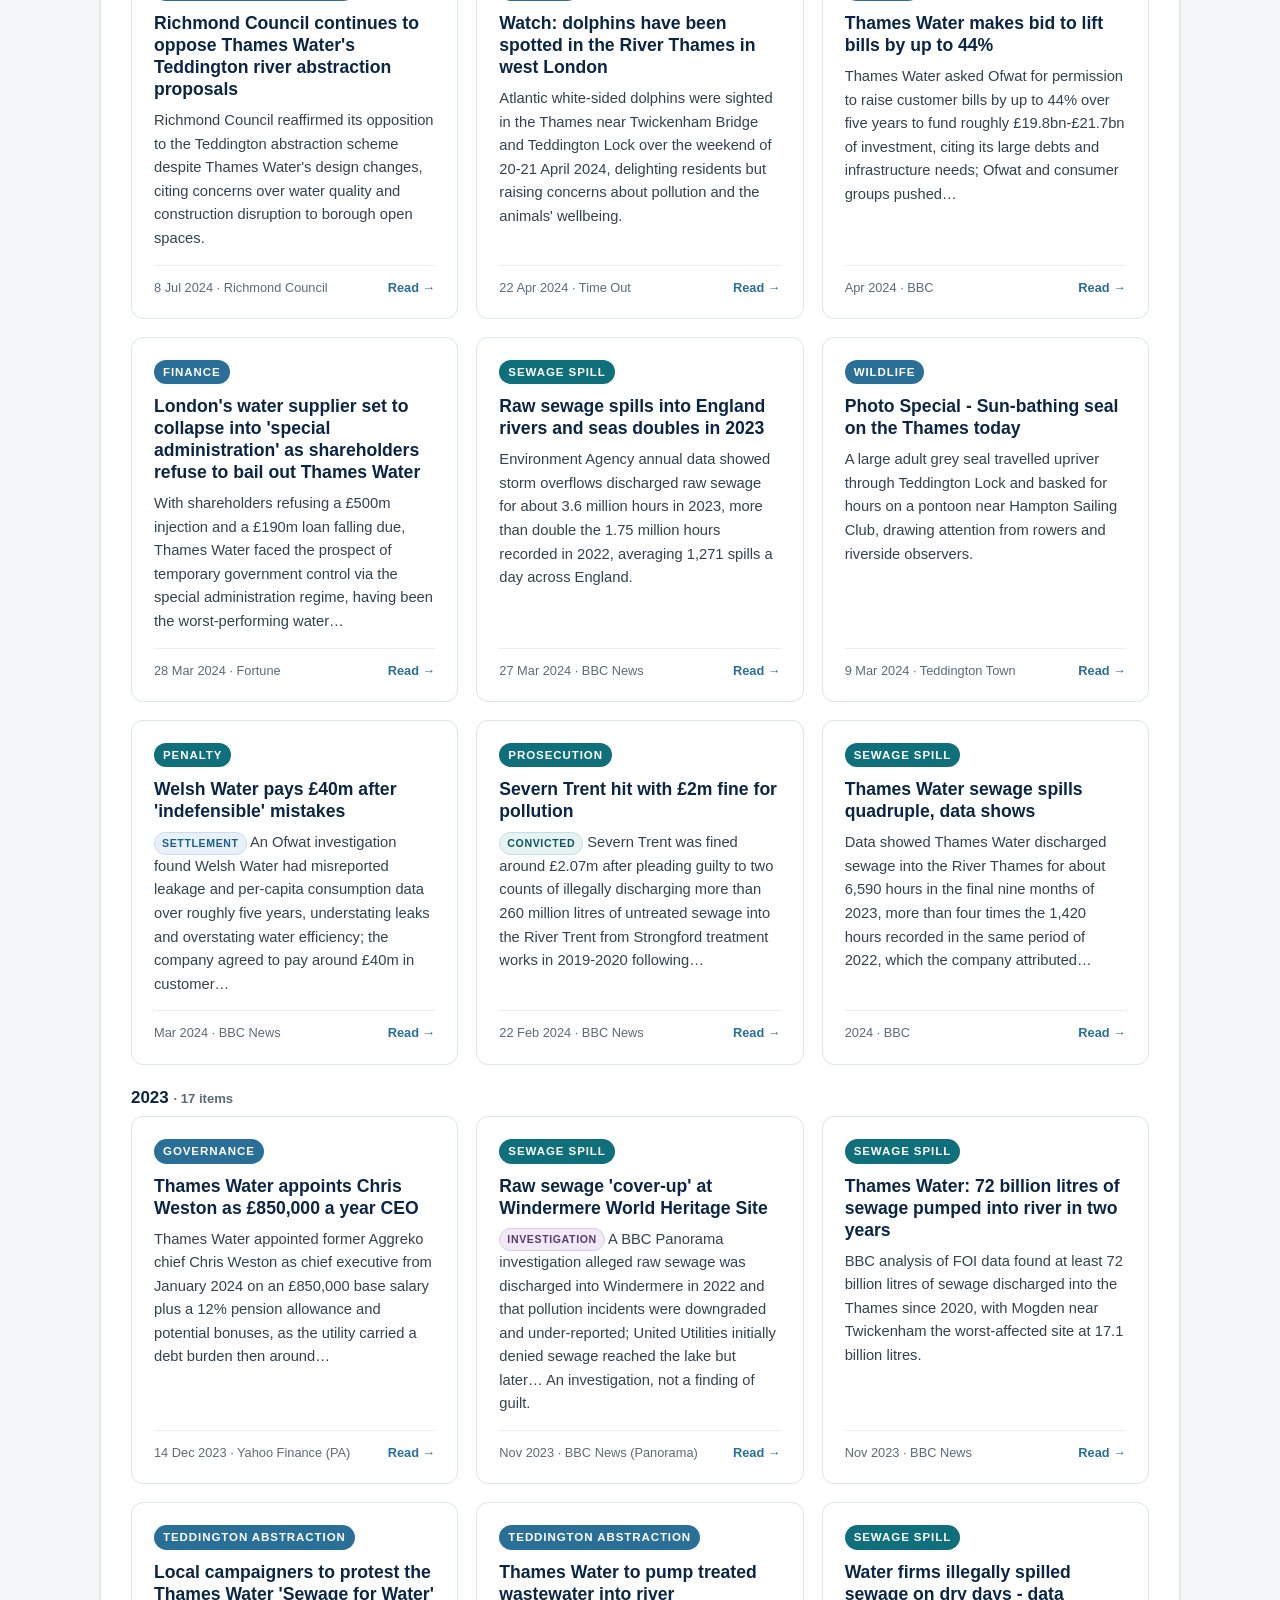
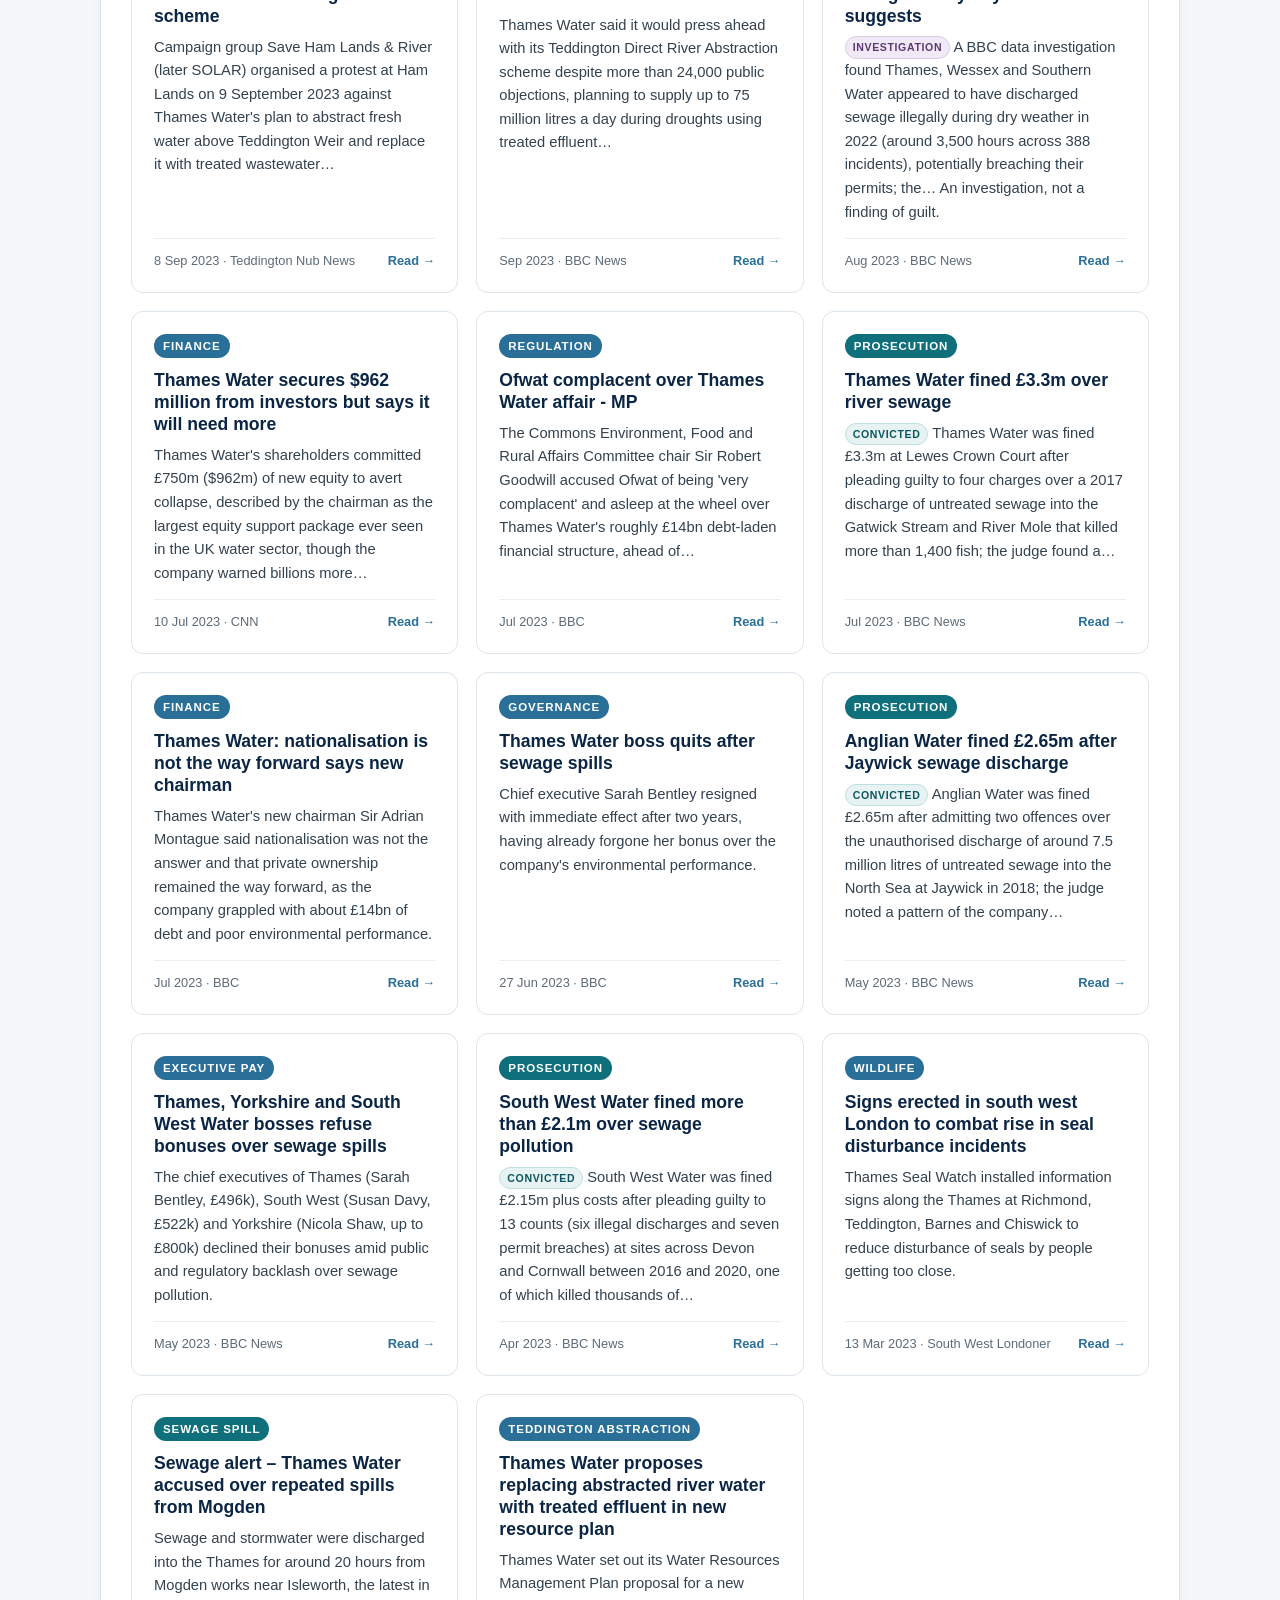
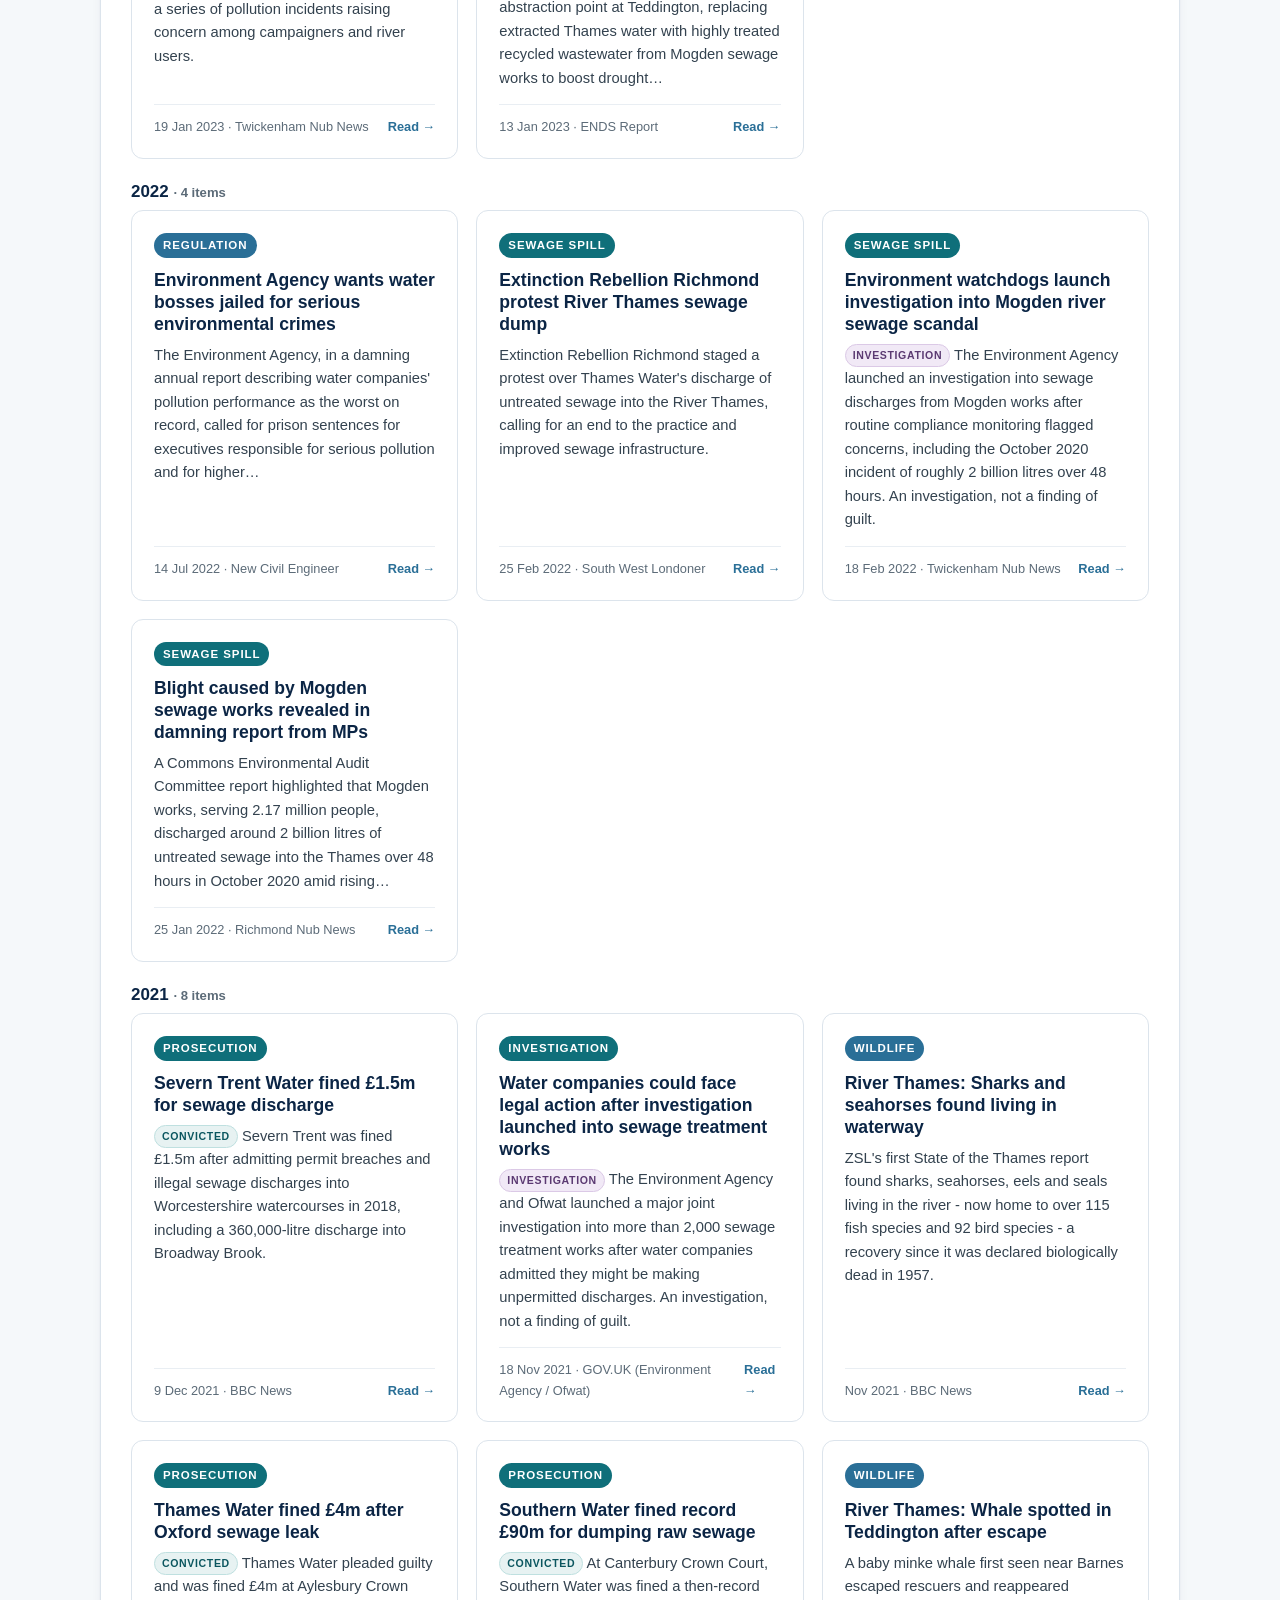
<file: why-it-matters.html>
<!DOCTYPE html>
<html lang="en">
<head>
<meta charset="UTF-8">
<meta name="viewport" content="width=device-width, initial-scale=1.0">
<title>Why it matters &mdash; the River Thames &amp; the state of England's water | Thames Evidence Programme</title>
<meta name="description" content="Why the state of this reach of the River Thames matters: a plain-English framing, the national water-industry accountability record (fines proven; charges kept distinct from convictions), and a five-year, 88-item news feed grouped by year. Independent Thames Evidence Programme.">
<meta name="robots" content="index, follow">
<meta name="color-scheme" content="light">
<link rel="icon" href="/favicon.ico" sizes="48x48">
<link rel="icon" href="/favicon.svg" type="image/svg+xml">
<link rel="apple-touch-icon" href="/apple-touch-icon.png">
<link rel="manifest" href="/site.webmanifest">
<meta name="theme-color" content="#0b2545">
<link rel="canonical" href="https://thamesevidence.org.uk/why-it-matters.html">
<meta property="og:type" content="article">
<meta property="og:site_name" content="Thames Evidence Programme">
<meta property="og:url" content="https://thamesevidence.org.uk/why-it-matters.html">
<meta property="og:image" content="https://thamesevidence.org.uk/images/brand/river-thames-evidence-programme-share.jpg">
<meta property="og:image:width" content="1200">
<meta property="og:image:height" content="630">
<meta name="twitter:card" content="summary_large_image">
<meta name="twitter:image" content="https://thamesevidence.org.uk/images/brand/river-thames-evidence-programme-share.jpg">
<link rel="stylesheet" href="/site.css">
</head>
<body>

<a class="skip" href="#news">Skip to the news feed</a>

<nav class="topnav" aria-label="Primary">
  <div class="wrap">
    <a class="brand" href="/"><span>Thames Evidence Programme</span></a>

    <input class="nav-toggle" type="checkbox" id="nav-toggle" aria-label="Show and hide the main menu">
    <span class="nav-burger" aria-hidden="true"><span></span><span></span><span></span></span>

    <div class="navpanel">
      <ul class="navlist">
        <li class="has-menu">
          <a href="/#evidence">Evidence<i class="caret"></i></a>
          <div class="submenu">
            <p class="submenu-h">The river</p>
            <a href="/docs/water-quality.html">Water quality</a>
            <a href="/docs/sewage-mogden.html">Sewage &amp; storm overflows</a>
            <a href="/docs/wfd-status.html">WFD status &amp; compliance</a>
            <a href="/docs/bathing.html">Bathing water</a>
            <p class="submenu-h">Wildlife</p>
            <a href="/docs/fish.html">Fish &amp; aquatic ecology</a>
            <a href="/docs/invertebrates.html">Invertebrates</a>
            <a href="/docs/birds-biodiversity.html">Birds &amp; biodiversity</a>
            <p class="submenu-h">Analysis</p>
            <a href="/docs/accountability.html">Accountability &amp; context</a>
            <a href="/docs/ownership.html">Ownership &amp; who decides</a>
            <a href="/docs/correlations.html">Cross-correlations</a>
          </div>
        </li>
        <li><a href="/why-it-matters.html" aria-current="page">Why it matters</a></li>
        <li><a href="/docs/River-Thames-Programme-Dashboard.html">Dashboard</a></li>
        <li><a href="/#about">About</a></li>
      </ul>
    </div>
  </div>
</nav>

<header class="hero">
  <div class="wrap">
    <p class="eyebrow">Awareness &middot; Why it matters</p>
    <h1>A living river, and a water industry in crisis.</h1>
    <p class="standfirst">
      The tidal Thames was declared <strong>biologically dead in 1957</strong>. Today it is home to seals,
      seahorses and more than 115 species of fish. That recovery is real &mdash; and it is now under
      strain. The company that runs the sewage works on this reach drew the <strong>largest penalty ever
      placed on a water company</strong>, recorded the <strong>most pollution incidents of any company</strong>,
      and the regulator itself is being abolished. This page sets out, in plain terms, why the evidence
      matters &mdash; and, just as plainly, where the evidence stops.
    </p>

    <!-- Header imagery: stylised inline SVG data-art river/wave motif (illustration, not a chart) -->
    <svg class="svg-chart" viewBox="0 0 1120 230" role="img" aria-labelledby="artTitle artDesc" preserveAspectRatio="xMidYMid meet">
      <title id="artTitle">Stylised river-wave illustration</title>
      <desc id="artDesc">A decorative wave motif in the programme's navy and teal palette, evoking the flowing River Thames and the monitoring data gathered from it. Illustrative only — it does not plot any data.</desc>
      <!-- filled wave bands, back to front -->
      <path d="M0,150 C70,124 210,176 280,150 S490,176 560,150 S770,176 840,150 S1050,176 1120,150 L1120,230 L0,230 Z" fill="#2a6f97" opacity="0.20"/>
      <path d="M0,170 C70,146 210,194 280,170 S490,194 560,170 S770,194 840,170 S1050,194 1120,170 L1120,230 L0,230 Z" fill="#0f6f7a" opacity="0.26"/>
      <path d="M0,190 C70,170 210,210 280,190 S490,210 560,190 S770,210 840,190 S1050,210 1120,190 L1120,230 L0,230 Z" fill="#13315c" opacity="0.55"/>
      <path d="M0,206 C70,190 210,222 280,206 S490,222 560,206 S770,222 840,206 S1050,222 1120,206 L1120,230 L0,230 Z" fill="#0b2545" opacity="0.60"/>
      <!-- ripple stroke lines -->
      <path d="M0,120 C70,102 210,138 280,120 S490,138 560,120 S770,138 840,120 S1050,138 1120,120" fill="none" stroke="#8fb8c9" stroke-width="2" opacity="0.55" stroke-linecap="round"/>
      <path d="M0,96 C70,80 210,112 280,96 S490,112 560,96 S770,112 840,96 S1050,112 1120,96" fill="none" stroke="#cfe0ea" stroke-width="1.5" opacity="0.40" stroke-linecap="round"/>
      <!-- data ridge: a monitoring trace with sample points -->
      <polyline points="40,74 152,58 264,86 376,50 488,78 600,44 712,70 824,52 936,82 1048,60"
                fill="none" stroke="#eaf1f6" stroke-width="2" opacity="0.7" stroke-linecap="round" stroke-linejoin="round"/>
      <g fill="#eaf1f6">
        <circle cx="40" cy="74" r="3.4"/><circle cx="152" cy="58" r="3.4"/><circle cx="264" cy="86" r="3.4"/>
        <circle cx="376" cy="50" r="3.4"/><circle cx="488" cy="78" r="3.4"/><circle cx="600" cy="44" r="3.4"/>
        <circle cx="712" cy="70" r="3.4"/><circle cx="824" cy="52" r="3.4"/><circle cx="936" cy="82" r="3.4"/>
        <circle cx="1048" cy="60" r="3.4"/>
      </g>
      <!-- small visible ILLUSTRATION label -->
      <text x="1112" y="222" text-anchor="end" fill="#8fb8c9" font-size="11" letter-spacing="2.5" font-family="-apple-system,'Segoe UI',Roboto,Helvetica,Arial,sans-serif">ILLUSTRATION</text>
    </svg>

    <p class="meta">
      <span>Awareness zone</span>
      <span>88 sourced news items</span>
      <span>2021&ndash;2026</span>
      <span>Legal status stated with care</span>
    </p>
  </div>
</header>

<main>
  <div class="wrap">

    <!-- ===================== THE PROBLEM, PLAINLY ===================== -->
    <section id="problem" aria-labelledby="problem-h">
      <p class="kicker">The problem, plainly</p>
      <h2 id="problem-h">Why this reach, why now</h2>
      <p class="lede">
        Between Teddington Weir and Richmond, the Thames is a place people row, walk, watch birds and &mdash;
        as of 2026 &mdash; officially swim. It is also where a very large sewage works discharges to the
        river, where two water bodies have sat below &ldquo;good&rdquo; health for three planning cycles, and
        where the operator has been penalised at record scale. Here is the shape of it, in four numbers &mdash;
        each one measured or officially published, each one carrying the source it came from.
      </p>

      <div class="tiles">
        <div class="tile">
          <div class="stat">471.7<span class="unit">h</span></div>
          <div class="stat-label">that Mogden sewage works discharged storm sewage to the tidal Thames in <strong>2024</strong>, across 50 spills &mdash; its worst year on record.</div>
          <div class="src">EA Event Duration Monitoring, permit CNTD.0085 <span class="prov raw">RAW-PULL</span></div>
        </div>
        <div class="tile">
          <div class="stat">523</div>
          <div class="stat-label"><strong>pollution incidents</strong> from Thames Water in 2024 &mdash; the most of any company, and a bottom <strong>1-star</strong> rating (33 were serious, up 135%).</div>
          <div class="src">EA Environmental Performance Report 2024 <span class="prov pub">PUBLISHED</span></div>
        </div>
        <div class="tile">
          <div class="stat">&pound;122.7<span class="unit">m</span></div>
          <div class="stat-label">Ofwat penalty on Thames Water (28 May 2025) &mdash; the <strong>largest ever</strong> on a water company, including &pound;18.2m for dividends that breached its licence.</div>
          <div class="src">Ofwat press release, 28 May 2025 <span class="prov pub">PUBLISHED</span></div>
        </div>
        <div class="tile">
          <div class="stat">12&nbsp;&rarr;&nbsp;0</div>
          <div class="stat-label">European eel (<strong>Critically Endangered</strong>) caught in the Richmond tidal survey: 12 in 1993, then <strong>none after 2019</strong> &mdash; a wildlife warning light.</div>
          <div class="src">EA tidal fish survey, Richmond seine series <span class="prov raw">RAW-PULL</span></div>
        </div>
      </div>

      <p>
        Those four numbers point the same way: documented environmental pressure on this reach, and a
        documented record of corporate and regulatory failure around it. But a fair reading needs the other
        half of the picture too. The tidal river is, on the long view, <strong>recovering</strong> &mdash;
        dissolved oxygen has been improving since 2007 (ZSL, statistically significant), and the freshwater
        stretch above the weir stays well-oxygenated. Much of the tidal biology &mdash; fish, plankton,
        invertebrates &mdash; scores <em>Good</em> or <em>High</em>. The honest case is not &ldquo;a dead
        river&rdquo;; it is a <strong>river under pressure, run by a system that is visibly struggling to
        look after it</strong>. Where the data cannot prove a link, this page says so &mdash; see
        <a href="#limits">the limits of the evidence</a> at the foot of the page.
      </p>
      <p class="note">
        Every figure on this page is drawn from the programme's evidence base. The detail, the charts and the
        full source list for each live on the neutral evidence pages:
        <a href="/docs/sewage-mogden.html">sewage &amp; storm overflows</a>,
        <a href="/docs/water-quality.html">water quality</a>,
        <a href="/docs/wfd-status.html">WFD status</a>,
        <a href="/docs/fish.html">fish &amp; ecology</a>,
        <a href="/docs/bathing.html">bathing water</a> and
        <a href="/docs/accountability.html">accountability &amp; context</a>.
      </p>
    </section>

    <!-- ===================== A PHOTO GOES HERE ===================== -->
    <section id="photo" aria-labelledby="photo-h">
      <h2 id="photo-h">The reach itself</h2>
      <p>
        This awareness page will carry photographs of the river between Teddington and Richmond &mdash; the
        weir, the towpath, the new bathing water at Ham, the Mogden outfall downstream. Until those are added,
        the space is held below.
      </p>
      <figure class="chart">
        <svg class="svg-chart" viewBox="0 0 760 300" role="img" aria-labelledby="phTitle phDesc" preserveAspectRatio="xMidYMid meet">
          <title id="phTitle">Photograph placeholder</title>
          <desc id="phDesc">A bordered placeholder box reserved for a real photograph of this reach of the River Thames, to be added later.</desc>
          <rect x="2" y="2" width="756" height="296" rx="12" fill="#eef4f8"/>
          <rect x="18" y="18" width="724" height="264" rx="10" fill="none" stroke="#9ab2c4" stroke-width="2" stroke-dasharray="10 8"/>
          <!-- simple river-landscape glyph -->
          <circle cx="250" cy="120" r="26" fill="#cfe0ea"/>
          <path d="M150,182 L232,120 L300,168 L372,108 L470,182 Z" fill="#bcd2df"/>
          <path d="M120,182 L214,132 L286,176 L360,128 L430,182 Z" fill="#a9c3d3" opacity="0.85"/>
          <path d="M40,214 C120,198 200,230 300,214 S500,198 720,214" fill="none" stroke="#2a6f97" stroke-width="3" opacity="0.6" stroke-linecap="round"/>
          <path d="M40,232 C120,216 200,248 300,232 S500,216 720,232" fill="none" stroke="#0f6f7a" stroke-width="3" opacity="0.5" stroke-linecap="round"/>
          <text x="380" y="150" text-anchor="middle" fill="#3f5568" font-size="26" font-weight="700" font-family="-apple-system,'Segoe UI',Roboto,Helvetica,Arial,sans-serif">[ Your photo here ]</text>
          <text x="380" y="182" text-anchor="middle" fill="#5c6b78" font-size="14" font-family="-apple-system,'Segoe UI',Roboto,Helvetica,Arial,sans-serif">Duncan will add real river photographs in this space.</text>
        </svg>
        <figcaption><strong>Placeholder.</strong> A real photograph of the Teddington&ndash;Richmond reach will replace this box. Images will be same-origin only, in keeping with the site's strict content policy.</figcaption>
      </figure>
    </section>

    <!-- ===================== NATIONAL ACCOUNTABILITY / CRIME ===================== -->
    <section id="accountability" aria-labelledby="acc-h">
      <p class="kicker">The national picture &middot; accountability</p>
      <h2 id="acc-h">A national reckoning over water &mdash; stated with legal care</h2>
      <p class="lede">
        This reach does not sit in isolation. Over five years, the water industry has moved from record
        <strong>criminal fines</strong> and a record <strong>regulatory penalty</strong>, through a new law
        that can jail executives, to the abolition of the economic regulator itself. The account below keeps
        two lines firmly apart: a <strong>regulatory penalty</strong> (imposed by Ofwat) and a
        <strong>criminal conviction</strong> (a fine handed down by a court) are both <em>proven</em>; a
        <strong>charge</strong> or an <strong>investigation</strong> is an <em>allegation</em>, unproven
        until a court decides.
      </p>

      <figure class="chart">
        <div class="chart-head">
          <h3>The biggest water penalties &amp; fines, 2021&ndash;2026</h3>
          <p>Proven outcomes only: one record Ofwat regulatory penalty, and selected criminal court fines following guilty pleas. Two dwarf the rest.</p>
        </div>
        <svg class="svg-chart" viewBox="0 0 760 470" role="img" aria-labelledby="finTitle finDesc" preserveAspectRatio="xMidYMid meet">
          <title id="finTitle">The biggest UK water penalties and fines, 2021 to 2026, proven outcomes only</title>
          <desc id="finDesc">Horizontal bar chart in pounds million. Ofwat's regulatory penalty on Thames Water in 2025 was 122.7 million pounds, the largest ever. Southern Water's 2021 criminal fine was 90 million pounds. The remaining criminal court fines are far smaller: Thames Water 4 million (Oxford, 2021), Thames Water 3.3 million (Gatwick, 2023), Anglian Water 2.65 million (Jaywick, 2023), Thames Water 2.3 million (Henley, 2021), South West Water 2.15 million (2023) and Severn Trent 2.07 million (2024). The two record penalties dwarf the individual criminal fines.</desc>
          <g font-family="-apple-system,'Segoe UI',Roboto,Helvetica,Arial,sans-serif">
            <g stroke="#e9eef3" stroke-width="1">
              <line x1="250.00" y1="44" x2="250.00" y2="424"/>
              <line x1="325.38" y1="44" x2="325.38" y2="424"/>
              <line x1="400.77" y1="44" x2="400.77" y2="424"/>
              <line x1="476.15" y1="44" x2="476.15" y2="424"/>
              <line x1="551.54" y1="44" x2="551.54" y2="424"/>
              <line x1="626.92" y1="44" x2="626.92" y2="424"/>
              <line x1="702.31" y1="44" x2="702.31" y2="424"/>
            </g>
            <g fill="#5c6b78" font-size="11.5" text-anchor="middle">
              <text x="250.00" y="440">0</text>
              <text x="325.38" y="440">20</text>
              <text x="400.77" y="440">40</text>
              <text x="476.15" y="440">60</text>
              <text x="551.54" y="440">80</text>
              <text x="626.92" y="440">100</text>
              <text x="702.31" y="440">120</text>
            </g>
            <line x1="250" y1="44" x2="250" y2="424" stroke="#c2d3e2" stroke-width="1.5"/>
            <line x1="250" y1="424" x2="740" y2="424" stroke="#dce4ec" stroke-width="1"/>
            <text x="495" y="458" fill="#5c6b78" font-size="12" text-anchor="middle">Penalty / fine — £ million (proven outcomes only)</text>
            <g fill="#0b2545"><title>Thames Water: £122.7m regulatory penalty (Ofwat), 2025</title><path d="M250.00,64.75 L708.48,64.75 Q712.48,64.75 712.48,68.75 L712.48,84.75 Q712.48,88.75 708.48,88.75 L250.00,88.75 Z"/></g>
            <text x="704.48" y="81.25" fill="#ffffff" font-size="13.5" font-weight="700" text-anchor="end">£122.7m</text>
            <text x="238" y="74.75" fill="#1a2733" font-size="12.5" font-weight="700" text-anchor="end">Thames Water</text>
            <text x="238" y="88.75" fill="#5c6b78" font-size="11" text-anchor="end">Ofwat penalty · 2025</text>
            <g fill="#2a6f97"><title>Southern Water: £90m criminal court fine</title><path d="M250.00,110.25 L585.23,110.25 Q589.23,110.25 589.23,114.25 L589.23,130.25 Q589.23,134.25 585.23,134.25 L250.00,134.25 Z"/></g>
            <text x="597.23" y="126.75" fill="#1a2733" font-size="13.5" font-weight="700" text-anchor="start">£90m</text>
            <text x="238" y="120.25" fill="#1a2733" font-size="12.5" font-weight="700" text-anchor="end">Southern Water</text>
            <text x="238" y="134.25" fill="#5c6b78" font-size="11" text-anchor="end">criminal fine · 2021</text>
            <g fill="#2a6f97"><title>Thames Water: £4m criminal court fine</title><path d="M250.00,155.75 L261.08,155.75 Q265.08,155.75 265.08,159.75 L265.08,175.75 Q265.08,179.75 261.08,179.75 L250.00,179.75 Z"/></g>
            <text x="273.08" y="172.25" fill="#1a2733" font-size="13.5" font-weight="700" text-anchor="start">£4m</text>
            <text x="238" y="165.75" fill="#1a2733" font-size="12.5" font-weight="700" text-anchor="end">Thames Water</text>
            <text x="238" y="179.75" fill="#5c6b78" font-size="11" text-anchor="end">criminal fine · 2021 (Oxford)</text>
            <g fill="#2a6f97"><title>Thames Water: £3.3m criminal court fine</title><path d="M250.00,201.25 L258.44,201.25 Q262.44,201.25 262.44,205.25 L262.44,221.25 Q262.44,225.25 258.44,225.25 L250.00,225.25 Z"/></g>
            <text x="270.44" y="217.75" fill="#1a2733" font-size="13.5" font-weight="700" text-anchor="start">£3.3m</text>
            <text x="238" y="211.25" fill="#1a2733" font-size="12.5" font-weight="700" text-anchor="end">Thames Water</text>
            <text x="238" y="225.25" fill="#5c6b78" font-size="11" text-anchor="end">criminal fine · 2023 (Gatwick)</text>
            <g fill="#2a6f97"><title>Anglian Water: £2.65m criminal court fine</title><path d="M250.00,246.75 L255.99,246.75 Q259.99,246.75 259.99,250.75 L259.99,266.75 Q259.99,270.75 255.99,270.75 L250.00,270.75 Z"/></g>
            <text x="267.99" y="263.25" fill="#1a2733" font-size="13.5" font-weight="700" text-anchor="start">£2.65m</text>
            <text x="238" y="256.75" fill="#1a2733" font-size="12.5" font-weight="700" text-anchor="end">Anglian Water</text>
            <text x="238" y="270.75" fill="#5c6b78" font-size="11" text-anchor="end">criminal fine · 2023 (Jaywick)</text>
            <g fill="#2a6f97"><title>Thames Water: £2.3m criminal court fine</title><path d="M250.00,292.25 L254.67,292.25 Q258.67,292.25 258.67,296.25 L258.67,312.25 Q258.67,316.25 254.67,316.25 L250.00,316.25 Z"/></g>
            <text x="266.67" y="308.75" fill="#1a2733" font-size="13.5" font-weight="700" text-anchor="start">£2.3m</text>
            <text x="238" y="302.25" fill="#1a2733" font-size="12.5" font-weight="700" text-anchor="end">Thames Water</text>
            <text x="238" y="316.25" fill="#5c6b78" font-size="11" text-anchor="end">criminal fine · 2021 (Henley)</text>
            <g fill="#2a6f97"><title>South West Water: £2.15m criminal court fine</title><path d="M250.00,337.75 L254.10,337.75 Q258.10,337.75 258.10,341.75 L258.10,357.75 Q258.10,361.75 254.10,361.75 L250.00,361.75 Z"/></g>
            <text x="266.10" y="354.25" fill="#1a2733" font-size="13.5" font-weight="700" text-anchor="start">£2.15m</text>
            <text x="238" y="347.75" fill="#1a2733" font-size="12.5" font-weight="700" text-anchor="end">South West Water</text>
            <text x="238" y="361.75" fill="#5c6b78" font-size="11" text-anchor="end">criminal fine · 2023</text>
            <g fill="#2a6f97"><title>Severn Trent: £2.07m criminal court fine</title><path d="M250.00,383.25 L253.80,383.25 Q257.80,383.25 257.80,387.25 L257.80,403.25 Q257.80,407.25 253.80,407.25 L250.00,407.25 Z"/></g>
            <text x="265.80" y="399.75" fill="#1a2733" font-size="13.5" font-weight="700" text-anchor="start">£2.07m</text>
            <text x="238" y="393.25" fill="#1a2733" font-size="12.5" font-weight="700" text-anchor="end">Severn Trent</text>
            <text x="238" y="407.25" fill="#5c6b78" font-size="11" text-anchor="end">criminal fine · 2024</text>
            <g>
              <rect x="250" y="12" width="14" height="14" rx="3" fill="#0b2545"/>
              <text x="270" y="23.5" fill="#33424f" font-size="12.5">Regulatory penalty (Ofwat)</text>
              <rect x="470" y="12" width="14" height="14" rx="3" fill="#2a6f97"/>
              <text x="490" y="23.5" fill="#33424f" font-size="12.5">Criminal court fine (conviction)</text>
            </g>
          </g>
        </svg>
        <figcaption>
          <strong>Sources:</strong> Ofwat press release, 28&nbsp;May&nbsp;2025 (&pound;122.7m; corroborated by Water Magazine);
          criminal fines from Environment Agency prosecutions reported by BBC News, ITV News and gov.uk, as catalogued in the programme
          news feed below. <strong>Regulatory penalty</strong> (navy) and <strong>criminal fine</strong> (blue) are different
          legal instruments &mdash; both proven. Selected cases, not an exhaustive list; smaller criminal fines appear as short bars
          against the two record penalties. Provenance: <span class="prov pub">PUBLISHED</span>.
        </figcaption>
      </figure>

      <h3 class="subhead">What is proven</h3>
      <ul class="sourcelist">
        <li><strong>Ofwat's record &pound;122.7m penalty on Thames Water (28 May 2025)</strong> &mdash; the largest ever on a water company: &pound;104.5m for wastewater-operations failures and &pound;18.2m for paying dividends that breached its licence. A regulatory penalty, imposed. <span class="prov pub">PUBLISHED</span></li>
        <li><strong>Southern Water fined a then-record &pound;90m (July 2021)</strong> after pleading guilty to 6,971 illegal discharges from 17 sites (2010&ndash;2015); the judge found the offending deliberate. A criminal conviction. <span class="prov pub">PUBLISHED</span></li>
        <li><strong>Thames Water criminal fines</strong> include &pound;4m (Oxford, Nov 2021), &pound;3.3m (Gatwick catchment, Jul 2023) and &pound;2.3m (Henley, Feb 2021) &mdash; each after a guilty plea. Convictions, proven. <span class="prov pub">PUBLISHED</span></li>
        <li><strong>Thames Water's 2024 record:</strong> 523 pollution incidents (most of any company), 33 of them serious (up 135%), and a bottom 1-star EA rating &mdash; the only company at 1-star. Published counts. <span class="prov pub">PUBLISHED</span></li>
        <li><strong>The Water (Special Measures) Act 2025</strong> received Royal Assent (Feb 2025) and came into force; it allows executives to face up to two years in prison for obstructing investigations or concealing illegal discharges, and lets Ofwat block bonuses. <span class="prov pub">PUBLISHED</span></li>
      </ul>

      <h3 class="subhead">What is alleged, proposed or still unfolding</h3>
      <ul class="sourcelist">
        <li><strong>Charged, not convicted.</strong> In July 2026 the Environment Agency charged a former Southern Water chief executive and three ex-colleagues with conspiracy to defraud, alleging manipulation of self-monitoring between 2012 and 2017. <em>These are charges only; all defendants are presumed innocent unless and until convicted.</em> <span class="prov pub">PUBLISHED</span> (report of a charge)</li>
        <li><strong>A guilty plea, awaiting sentence.</strong> South West Water pleaded guilty (Mar 2026) to 18 charges covering 2015&ndash;2021; sentencing was listed for 30 July 2026. Guilt admitted; the sentence is a court matter. <span class="prov pub">PUBLISHED</span></li>
        <li><strong>Ongoing investigations.</strong> A major EA/Ofwat investigation into 2,000+ sewage treatment works (opened 2021) was later widened to <em>every</em> English water and sewerage company. Investigations are not findings of guilt. <span class="prov pub">PUBLISHED</span></li>
        <li><strong>The regulator itself.</strong> Following the Cunliffe review, the Government confirmed (Jul 2025) that Ofwat will be abolished and replaced by a single stronger regulator; the NAO and the Public Accounts Committee had found regulators &ldquo;failed to deliver a trusted and resilient water sector.&rdquo; <span class="prov pub">PUBLISHED</span></li>
      </ul>
      <p class="note">
        Wording matters here. &ldquo;Charged&rdquo; and &ldquo;alleged&rdquo; are never presented as
        &ldquo;convicted.&rdquo; Regulatory penalties (Ofwat) are distinct from criminal convictions (the
        courts). Where a fine was later reduced on appeal &mdash; as with Welsh Water's &pound;1.35m (2025)
        &mdash; that is noted in the feed. Bonus and dividend decisions are lawful corporate choices reported
        in the public record; only the two dividends Ofwat named were found to breach a licence.
      </p>
    </section>

    <!-- ===================== IN THE NEWS FEED ===================== -->
    <section id="news" aria-labelledby="news-h">
      <p class="kicker">Awareness &middot; five-year news sweep</p>
      <h2 id="news-h">In the news, 2021&ndash;2026</h2>
      <p class="lede">
        A catalogue of 88 sourced items &mdash; national water-industry news, Thames Water's finances and
        penalties, and the local Teddington&ndash;Richmond story (the abstraction saga, the new bathing
        water, wildlife sightings and the Mogden spills). Newest first, grouped by year. Each card links out
        to its original source; the coloured status chips flag exactly where a story sits in law.
      </p>
      <p class="note">
        Status chips:
        <span class="prov raw">Convicted</span> and
        <span class="prov pub">Regulatory penalty</span> / <span class="prov pub">Settlement</span> are proven outcomes;
        <span class="prov blocked">Charged / alleged</span>,
        <span class="prov gap">Investigation</span> and
        <span class="prov derived">Proposed</span> are <strong>not</strong> proven &mdash; allegations or
        provisional steps. Cards with no chip are context, finance or local news carrying no legal finding.
      </p>

      <h3 class="subhead" id="y2026">2026 <span class="note">&middot; 13 items</span></h3>
      <ul class="doc-grid">
        <li class="doc-card">
          <span class="tag">Prosecution</span>
          <h3><a href="https://www.gov.uk/government/news/ea-commences-criminal-proceedings-against-southern-water" target="_blank" rel="noopener noreferrer">EA commences criminal proceedings against Southern Water</a></h3>
          <p><span class="prov blocked">Charged / alleged</span> The Environment Agency announced it has charged former Southern Water CEO Matthew Wright and three ex-colleagues (Philip Barker, Clive Massey, Mark Gregory) with conspiracy to defraud, alleging they engineered &#x27;artificial… Charges only — the defendants are presumed innocent unless convicted.</p>
          <p class="foot"><span>22 Jul 2026 &middot; GOV.UK (Environment Agency)</span><span class="open">Read &rarr;</span></p>
        </li>
        <li class="doc-card">
          <span class="tag news">Finance</span>
          <h3><a href="https://www.itv.com/news/2026-07-21/thames-water-creditors-make-last-ditch-bid-to-avoid-nationalisation" target="_blank" rel="noopener noreferrer">Thames Water creditors make last-ditch bid to avoid nationalisation</a></h3>
          <p>The London &amp; Valley Water creditor consortium offered the government a &#x27;golden share&#x27; and enhanced public oversight, and proposed writing off nearly half of Thames Water&#x27;s roughly £21bn debt while injecting £10bn, in a…</p>
          <p class="foot"><span>21 Jul 2026 &middot; ITV News</span><span class="open">Read &rarr;</span></p>
        </li>
        <li class="doc-card">
          <span class="tag news">Finance</span>
          <h3><a href="https://www.newcivilengineer.com/latest/renewed-calls-for-thames-water-to-be-put-into-special-administration-to-fund-infrastructure-improvements-15-07-2026/" target="_blank" rel="noopener noreferrer">Renewed calls for Thames Water to be put into special administration</a></h3>
          <p>Campaigners and some politicians renewed calls for Thames Water to be placed into a Special Administration Regime, arguing that temporary public control would better fund infrastructure improvements than the proposed…</p>
          <p class="foot"><span>15 Jul 2026 &middot; New Civil Engineer</span><span class="open">Read &rarr;</span></p>
        </li>
        <li class="doc-card">
          <span class="tag news">Teddington abstraction</span>
          <h3><a href="https://teddington.nub.news/news/local-news/campaigners-take-bid-to-block-thames-waters-teddington-river-abstraction-proposals-to-government-299184" target="_blank" rel="noopener noreferrer">Campaigners take bid to block Thames Water&#x27;s Teddington river abstraction proposals to Government</a></h3>
          <p>SOLAR launched a government petition demanding stricter wastewater treatment standards for the TDRA, arguing the three-stage treatment plan would not adequately filter micropollutants including &#x27;forever chemicals&#x27; before…</p>
          <p class="foot"><span>16 Jun 2026 &middot; Teddington Nub News</span><span class="open">Read &rarr;</span></p>
        </li>
        <li class="doc-card">
          <span class="tag">Penalty</span>
          <h3><a href="https://www.gbnews.com/money/welsh-water-handed-enforcement-package-ofwat" target="_blank" rel="noopener noreferrer">Welsh Water to pay £44.7m over &#x27;serious and unacceptable&#x27; sewage breaches</a></h3>
          <p><span class="prov pub">Settlement</span> Ofwat confirmed a £44.7m enforcement package after finding serious, unacceptable failures in how Welsh Water operated its wastewater assets, causing excessive spills; £40.6m is earmarked for spills and environmental damage…</p>
          <p class="foot"><span>5 Jun 2026 &middot; GB News</span><span class="open">Read &rarr;</span></p>
        </li>
        <li class="doc-card">
          <span class="tag">Prosecution</span>
          <h3><a href="https://www.dwi.gov.uk/2-june-2026-south-west-water-fined-a-record-1-853-million-for-drinking-water-failures-in-brixham/" target="_blank" rel="noopener noreferrer">South West Water fined a record £1.853m for drinking water failures in Brixham</a></h3>
          <p><span class="prov raw">Convicted</span> South West Water was fined a record £1.853m after a Drinking Water Inspectorate prosecution over the 2024 Brixham cryptosporidium outbreak, which contaminated supplies and made many people ill; the company had pleaded guilty…</p>
          <p class="foot"><span>2 Jun 2026 &middot; Drinking Water Inspectorate</span><span class="open">Read &rarr;</span></p>
        </li>
        <li class="doc-card">
          <span class="tag news">Teddington abstraction</span>
          <h3><a href="https://teddington.nub.news/news/local-news/local-campaign-group-opposes-thames-waters-updates-to-teddington-river-abstraction-project-297032" target="_blank" rel="noopener noreferrer">Local campaign group opposes Thames Water&#x27;s updates to Teddington river abstraction project</a></h3>
          <p>SOLAR opposed Thames Water&#x27;s revised TDRA plans citing a doubled four-year construction timeline and a rise in HGV movements (from 6,246 to about 14,000), with opposition sharpened by the Thames&#x27;s new bathing-water…</p>
          <p class="foot"><span>22 May 2026 &middot; Teddington Nub News</span><span class="open">Read &rarr;</span></p>
        </li>
        <li class="doc-card">
          <span class="tag news">Bathing water</span>
          <h3><a href="https://www.richmond.gov.uk/news/news_may_2026/londons_first_thames_bathing_site" target="_blank" rel="noopener noreferrer">Bathing water season begins: Council welcomes London&#x27;s first Thames bathing site</a></h3>
          <p>The Thames at Ham and Kingston was officially designated London&#x27;s first river bathing water site; during the 15 May-30 September season the Environment Agency will monitor water quality and publish conditions.</p>
          <p class="foot"><span>20 May 2026 &middot; Richmond Council</span><span class="open">Read &rarr;</span></p>
        </li>
        <li class="doc-card">
          <span class="tag news">Bathing water</span>
          <h3><a href="https://www.gov.uk/government/news/13-new-bathing-sites-open-across-england-helping-communities-and-waterways" target="_blank" rel="noopener noreferrer">13 new bathing sites open across England helping communities and waterways</a></h3>
          <p>Defra designated 13 new bathing sites, including &#x27;River Thames at Ham and Kingston&#x27; described as London&#x27;s first river bathing site on the Thames, which will receive Environment Agency water-quality monitoring during the…</p>
          <p class="foot"><span>14 May 2026 &middot; GOV.UK</span><span class="open">Read &rarr;</span></p>
        </li>
        <li class="doc-card">
          <span class="tag news">Finance</span>
          <h3><a href="https://www.watermagazine.co.uk/2026/04/10/thames-water-seeks-further-creditor-approval-to-unlock-205m-funding/" target="_blank" rel="noopener noreferrer">Thames Water seeks further creditor approval to unlock £205m funding</a></h3>
          <p>Thames Water sought a ninth creditor consent to extend a lock-up agreement deadline and unlock a further £205m of funding, having already drawn £1.631bn of its £2.25bn super-senior facility as it worked to stabilise its…</p>
          <p class="foot"><span>10 Apr 2026 &middot; Water Magazine</span><span class="open">Read &rarr;</span></p>
        </li>
        <li class="doc-card">
          <span class="tag news">Finance</span>
          <h3><a href="https://www.watermagazine.co.uk/2026/03/20/thames-water-considers-creditor-led-recapitalisation-proposal/" target="_blank" rel="noopener noreferrer">Thames Water considers creditor-led recapitalisation proposal</a></h3>
          <p>Thames Water advanced a creditor-led recapitalisation, with a senior-creditor group (operating as &#x27;London &amp; Valley Water&#x27;) proposing billions in new equity and debt write-downs to stabilise the company and avoid special…</p>
          <p class="foot"><span>20 Mar 2026 &middot; Water Magazine</span><span class="open">Read &rarr;</span></p>
        </li>
        <li class="doc-card">
          <span class="tag">Prosecution</span>
          <h3><a href="https://www.gov.uk/government/news/south-west-water-pleads-guilty-to-six-years-of-pollutions" target="_blank" rel="noopener noreferrer">South West Water pleads guilty to six years of pollutions</a></h3>
          <p><span class="prov raw">Convicted</span> South West Water pleaded guilty to 18 charges (17 illegal discharge offences plus one failure to take remedial action) covering January 2015 to July 2021 across five sites in Devon and Cornwall; sentencing was set for 30…</p>
          <p class="foot"><span>13 Mar 2026 &middot; GOV.UK (Environment Agency)</span><span class="open">Read &rarr;</span></p>
        </li>
        <li class="doc-card">
          <span class="tag news">Bathing water</span>
          <h3><a href="https://www.richmond.gov.uk/news/news_february_2026/londons_first_thames_bathing_site_proposed" target="_blank" rel="noopener noreferrer">London&#x27;s first Thames bathing site proposed - feasibility study launched on Ham-side access</a></h3>
          <p>The government proposed designating &#x27;Riverside at Ham and Kingston&#x27; as an official bathing site, and Richmond Council launched a feasibility study into towpath and Burnell Open Space access improvements on the Ham side.</p>
          <p class="foot"><span>13 Feb 2026 &middot; Richmond Council</span><span class="open">Read &rarr;</span></p>
        </li>
      </ul>
      <h3 class="subhead" id="y2025">2025 <span class="note">&middot; 25 items</span></h3>
      <ul class="doc-grid">
        <li class="doc-card">
          <span class="tag news">Teddington abstraction</span>
          <h3><a href="https://teddingtontown.co.uk/2025/12/30/save-our-lands-and-river-steps-up-campaign-in-2026-with-massive-petition-launch/" target="_blank" rel="noopener noreferrer">Save Our Lands and River steps up campaign in 2026 with massive petition launch</a></h3>
          <p>SOLAR announced plans to launch a government e-petition in March 2026 seeking 100,000 signatures against Thames Water&#x27;s Teddington abstraction scheme, which if reached could prompt a parliamentary debate.</p>
          <p class="foot"><span>30 Dec 2025 &middot; Teddington Town</span><span class="open">Read &rarr;</span></p>
        </li>
        <li class="doc-card">
          <span class="tag news">Teddington abstraction</span>
          <h3><a href="https://richmond.nub.news/news/local-news/kew-society-objects-to-thames-waters-teddington-scheme-over-environmental-concerns-275436" target="_blank" rel="noopener noreferrer">Kew Society objects to Thames Water&#x27;s Teddington scheme over environmental concerns</a></h3>
          <p>The Kew Society formally objected to the TDRA, saying the scheme &#x27;should be put on hold immediately&#x27; over concerns about ecological harm to the Thames and inadequate assessment of alternatives.</p>
          <p class="foot"><span>15 Oct 2025 &middot; Richmond Nub News</span><span class="open">Read &rarr;</span></p>
        </li>
        <li class="doc-card">
          <span class="tag news">Regulation</span>
          <h3><a href="https://feeds.bbci.co.uk/news/articles/cdjrymnx1e8o" target="_blank" rel="noopener noreferrer">England&#x27;s water companies get worst ever score over pollution</a></h3>
          <p>England&#x27;s water companies recorded their worst combined environmental rating since 2011 (19 stars, down from 25), amid a roughly 60% rise in serious pollution incidents.</p>
          <p class="foot"><span>Oct 2025 &middot; BBC</span><span class="open">Read &rarr;</span></p>
        </li>
        <li class="doc-card">
          <span class="tag news">Teddington abstraction</span>
          <h3><a href="https://teddington.nub.news/news/local-news/sp8499-over-4000-locals-sign-postcards-rejecting-thames-waters-teddington-abstraction-project-268460" target="_blank" rel="noopener noreferrer">Over 4,000 locals sign postcards rejecting Thames Water&#x27;s Teddington abstraction project</a></h3>
          <p>SOLAR collected 4,112 signed postcards from residents opposing the Teddington abstraction project ahead of the 26 August consultation deadline, arguing the scheme is environmentally harmful and lacks better alternatives.</p>
          <p class="foot"><span>12 Aug 2025 &middot; Teddington Nub News</span><span class="open">Read &rarr;</span></p>
        </li>
        <li class="doc-card">
          <span class="tag news">Teddington abstraction</span>
          <h3><a href="https://teddington.nub.news/news/local-news/local-mp-responds-to-thames-waters-teddington-abstraction-statutory-consultation-267955" target="_blank" rel="noopener noreferrer">Local MP responds to Thames Water&#x27;s Teddington Abstraction Statutory Consultation</a></h3>
          <p>Twickenham MP Munira Wilson submitted a consultation response opposing the TDRA, calling it &#x27;the wrong answer to the right question&#x27;, citing PFAS contamination and urging its removal from Thames Water&#x27;s Water Resources…</p>
          <p class="foot"><span>7 Aug 2025 &middot; Teddington Nub News</span><span class="open">Read &rarr;</span></p>
        </li>
        <li class="doc-card">
          <span class="tag news">Regulation</span>
          <h3><a href="https://www.ofwat.gov.uk/chief-executive-ofwat-david-black-to-stand-down/" target="_blank" rel="noopener noreferrer">Chief Executive, Ofwat, David Black to stand down</a></h3>
          <p>Ofwat announced chief executive David Black would step down, amid the sewage-pollution crisis and confirmation that the regulator itself is to be abolished and replaced following the Cunliffe review.</p>
          <p class="foot"><span>6 Aug 2025 &middot; Ofwat</span><span class="open">Read &rarr;</span></p>
        </li>
        <li class="doc-card">
          <span class="tag news">Regulation</span>
          <h3><a href="https://www.itv.com/news/2025-07-21/water-regulator-ofwat-should-be-scrapped-says-review-into-broken-industry" target="_blank" rel="noopener noreferrer">Water regulator Ofwat will be scrapped, environment secretary confirms</a></h3>
          <p>Sir Jon Cunliffe&#x27;s Independent Water Commission published its final report recommending that Ofwat be abolished and replaced by a single, stronger regulator merging Ofwat, the Drinking Water Inspectorate and the…</p>
          <p class="foot"><span>21 Jul 2025 &middot; ITV News</span><span class="open">Read &rarr;</span></p>
        </li>
        <li class="doc-card">
          <span class="tag news">Regulation</span>
          <h3><a href="https://committees.parliament.uk/committee/127/public-accounts-committee/news/208390/failing-water-sector-left-to-flounder-as-piecemeal-regulators-appear-to-be-missing-in-action/" target="_blank" rel="noopener noreferrer">Failing water sector left to flounder as piecemeal regulators appear to be missing in action (PAC)</a></h3>
          <p>A Public Accounts Committee report found the water sector left to flounder with &#x27;no single guiding mind&#x27;, bills rising at their fastest rate in 20 years, and the EA admitting there were too many offences to prosecute every…</p>
          <p class="foot"><span>18 Jul 2025 &middot; UK Parliament (Public Accounts Committee)</span><span class="open">Read &rarr;</span></p>
        </li>
        <li class="doc-card">
          <span class="tag">Sewage spill</span>
          <h3><a href="https://chiswickcalendar.co.uk/thames-water-found-to-be-the-worst-polluter-of-all-the-english-water-companies/" target="_blank" rel="noopener noreferrer">Thames Water found to be the worst polluter of all the English water companies</a></h3>
          <p>Environment Agency data for 2024 showed Thames Water was responsible for 33 of 75 serious pollution incidents recorded across England&#x27;s water companies, a 135% increase on the previous year and the worst record of any…</p>
          <p class="foot"><span>18 Jul 2025 &middot; Chiswick Calendar</span><span class="open">Read &rarr;</span></p>
        </li>
        <li class="doc-card">
          <span class="tag news">Teddington abstraction</span>
          <h3><a href="https://richmond.gov.uk/news/news_july_2025/teddington_river_abstraction_consultation" target="_blank" rel="noopener noreferrer">Have your say on Thames Water&#x27;s Teddington river abstraction plans</a></h3>
          <p>Ahead of Thames Water&#x27;s 2025 statutory consultation, Richmond Council restated its opposition to the TDRA scheme over water-quality concerns and construction impacts on open spaces, and said it would submit a formal response.</p>
          <p class="foot"><span>15 Jul 2025 &middot; Richmond Council</span><span class="open">Read &rarr;</span></p>
        </li>
        <li class="doc-card">
          <span class="tag news">Teddington abstraction</span>
          <h3><a href="https://teddington.nub.news/news/local-news/ofwat-approves-funding-for-thames-waters-teddington-abstraction-project-265652" target="_blank" rel="noopener noreferrer">Ofwat approves funding for Thames Water&#x27;s Teddington abstraction project</a></h3>
          <p>Ofwat approved funding and selected the Teddington Direct River Abstraction as the preferred option in Thames Water&#x27;s London water recycling scheme, aimed at supplying up to 75 million litres of recycled water daily during…</p>
          <p class="foot"><span>15 Jul 2025 &middot; Teddington Nub News</span><span class="open">Read &rarr;</span></p>
        </li>
        <li class="doc-card">
          <span class="tag news">Executive pay</span>
          <h3><a href="https://www.itv.com/news/2025-07-09/thames-water-opts-not-to-claw-back-25m-of-bonuses" target="_blank" rel="noopener noreferrer">Thames Water opts not to claw-back £2.5m of bonuses despite government disapproval</a></h3>
          <p>Thames Water declined to claw back about £2.5m of retention bonuses paid to 21 senior managers in April 2025 (part of a £15.7m plan) funded from its £3bn emergency loan, despite government objections; Ofwat said it was not…</p>
          <p class="foot"><span>9 Jul 2025 &middot; ITV News</span><span class="open">Read &rarr;</span></p>
        </li>
        <li class="doc-card">
          <span class="tag news">Finance</span>
          <h3><a href="https://www.expressandstar.com/uk-news/2025/06/03/thames-water-rescue-takeover-collapses-after-private-equity-firm-kkr-drops-out/" target="_blank" rel="noopener noreferrer">Thames Water rescue takeover collapses after private equity firm KKR drops out</a></h3>
          <p>US private equity firm KKR withdrew as preferred bidder from a roughly £4bn equity rescue of Thames Water, with the company saying KKR was &#x27;not in a position to proceed&#x27;; Thames Water then turned to talks with senior…</p>
          <p class="foot"><span>3 Jun 2025 &middot; Express &amp; Star (PA)</span><span class="open">Read &rarr;</span></p>
        </li>
        <li class="doc-card">
          <span class="tag news">Executive pay</span>
          <h3><a href="https://feeds.bbci.co.uk/news/articles/c781v25e8xqo" target="_blank" rel="noopener noreferrer">Water bosses&#x27; bonuses blocked over pollution issues</a></h3>
          <p>Using new powers, Ofwat blocked more than £4m of executive bonuses at six water companies (Thames, Anglian, Southern, United Utilities, Wessex and Yorkshire) whose pay failed to reflect poor environmental performance…</p>
          <p class="foot"><span>Jun 2025 &middot; BBC News</span><span class="open">Read &rarr;</span></p>
        </li>
        <li class="doc-card">
          <span class="tag">Penalty</span>
          <h3><a href="https://www.ofwat.gov.uk/ofwat-fines-thames-water-nearly-123m-following-two-investigations-into-the-company/" target="_blank" rel="noopener noreferrer">Ofwat fines Thames Water nearly £123m following two investigations</a></h3>
          <p><span class="prov pub">Regulatory penalty</span> Ofwat imposed a record £122.7m regulatory penalty on Thames Water: £104.5m over failures in its wastewater operations (sewage treatment and network management) and £18.2m for making dividend payments that breached its…</p>
          <p class="foot"><span>28 May 2025 &middot; Ofwat</span><span class="open">Read &rarr;</span></p>
        </li>
        <li class="doc-card">
          <span class="tag">Prosecution</span>
          <h3><a href="https://www.naturalresourceswales.gov.uk/about-us/news-and-blogs/news/landmark-case-sees-dŵr-cymru-welsh-water-fined-135m-for-over-800-breaches-to-sewage-discharge-permits/?lang=en" target="_blank" rel="noopener noreferrer">Landmark case sees Dŵr Cymru Welsh Water fined £1.35m for over 800 breaches to sewage discharge permits</a></h3>
          <p><span class="prov raw">Convicted</span> In a landmark NRW prosecution, Welsh Water was fined £1.35m after pleading guilty to offences representing more than 800 breaches of sewage discharge permits in 2020-2021 self-monitoring returns.</p>
          <p class="foot"><span>15 May 2025 &middot; Natural Resources Wales</span><span class="open">Read &rarr;</span></p>
        </li>
        <li class="doc-card">
          <span class="tag news">Regulation</span>
          <h3><a href="https://www.nao.org.uk/press-releases/regulators-have-failed-to-deliver-a-trusted-and-resilient-water-sector-nao/" target="_blank" rel="noopener noreferrer">Regulators have failed to deliver a trusted and resilient water sector (NAO)</a></h3>
          <p>The NAO concluded that regulators (Ofwat, the EA and the DWI) had failed to secure a resilient, trusted water sector, with consumer confidence at record lows, 10 of 16 major companies financially fragile in 2023-24, and no…</p>
          <p class="foot"><span>25 Apr 2025 &middot; National Audit Office</span><span class="open">Read &rarr;</span></p>
        </li>
        <li class="doc-card">
          <span class="tag news">Regulation</span>
          <h3><a href="https://www.itv.com/news/2025-04-25/water-bosses-could-be-jailed-over-sewage-spills-as-new-laws-come-into-force" target="_blank" rel="noopener noreferrer">Water bosses could be jailed over sewage spills as new laws come into force</a></h3>
          <p>Provisions of the Water (Special Measures) Act 2025 came into force, allowing water company executives to face up to two years in prison for obstructing investigations or concealing illegal sewage discharges — the first time…</p>
          <p class="foot"><span>25 Apr 2025 &middot; ITV News</span><span class="open">Read &rarr;</span></p>
        </li>
        <li class="doc-card">
          <span class="tag news">Teddington abstraction</span>
          <h3><a href="https://kingston.nub.news/news/local-news/local-campaign-group-petitions-against-thames-waters-abstraction-plant-at-teddington-weir-258010" target="_blank" rel="noopener noreferrer">Local campaigners launch petition against new treated sewage pipe at Teddington Weir</a></h3>
          <p>SOLAR launched a petition, which gathered over 31,000 signatures, opposing Thames Water&#x27;s plan to abstract up to 75 million litres/day at Teddington and replace it with treated sewage effluent, citing biodiversity and…</p>
          <p class="foot"><span>22 Apr 2025 &middot; Kingston Nub News</span><span class="open">Read &rarr;</span></p>
        </li>
        <li class="doc-card">
          <span class="tag">Sewage spill</span>
          <h3><a href="https://feeds.bbci.co.uk/news/articles/c201rz925nyo" target="_blank" rel="noopener noreferrer">England sewage spills hit record 3.6m hours last year (2024 data)</a></h3>
          <p>Environment Agency data showed water companies discharged sewage for a record 3.61 million hours in 2024 (up marginally on 2023), the first year all 15,000-plus overflow sites were monitored; the number of spills fell but…</p>
          <p class="foot"><span>27 Mar 2025 &middot; BBC News</span><span class="open">Read &rarr;</span></p>
        </li>
        <li class="doc-card">
          <span class="tag news">Executive pay</span>
          <h3><a href="https://feeds.bbci.co.uk/news/articles/c4g3300yyyno" target="_blank" rel="noopener noreferrer">Thames Water halts bosses&#x27; bonus scheme</a></h3>
          <p>Thames Water paused a &#x27;retention&#x27; scheme that would have paid senior executives bonuses of up to 50% of salary, funded amid its £3bn rescue loan and £20bn debt crisis.</p>
          <p class="foot"><span>Mar 2025 &middot; BBC News</span><span class="open">Read &rarr;</span></p>
        </li>
        <li class="doc-card">
          <span class="tag news">Finance</span>
          <h3><a href="https://feeds.bbci.co.uk/news/articles/c7vzq9436zdo" target="_blank" rel="noopener noreferrer">Thames Water&#x27;s £3bn rescue deal cleared by court</a></h3>
          <p>The Court of Appeal dismissed a challenge to Thames Water&#x27;s £3bn emergency debt lifeline (9.75% interest), letting the deal proceed and averting special administration; critics argued it mainly benefited existing lenders…</p>
          <p class="foot"><span>Mar 2025 &middot; BBC News</span><span class="open">Read &rarr;</span></p>
        </li>
        <li class="doc-card">
          <span class="tag news">Regulation</span>
          <h3><a href="https://www.watermagazine.co.uk/2025/02/25/water-special-measures-act-2025-receives-royal-assent-boosting-the-powers-of-water-sector-regulators/" target="_blank" rel="noopener noreferrer">Water (Special Measures) Act 2025 receives Royal Assent</a></h3>
          <p>The Water (Special Measures) Act 2025 became law, giving regulators powers to ban bonuses for polluting water bosses, introduce tougher criminal sanctions (including imprisonment) for executives who obstruct investigations…</p>
          <p class="foot"><span>25 Feb 2025 &middot; Water Magazine</span><span class="open">Read &rarr;</span></p>
        </li>
        <li class="doc-card">
          <span class="tag news">Finance</span>
          <h3><a href="https://www.watermagazine.co.uk/2025/02/19/thames-water-wins-court-approval-for-emergency-debt-package-worth-3bn/" target="_blank" rel="noopener noreferrer">Thames Water wins court approval for emergency debt package worth £3bn</a></h3>
          <p>The High Court sanctioned Thames Water&#x27;s £3bn emergency debt package on 18 February 2025 (£1.5bn initially plus up to £1.5bn more), with the judge noting the alternative to approval was temporary nationalisation.</p>
          <p class="foot"><span>18 Feb 2025 &middot; Water Magazine</span><span class="open">Read &rarr;</span></p>
        </li>
        <li class="doc-card">
          <span class="tag news">Executive pay</span>
          <h3><a href="https://feeds.bbci.co.uk/news/articles/cg4zklxgwwwo" target="_blank" rel="noopener noreferrer">Thames Water boss defends exec bonuses as sewage spills soar</a></h3>
          <p>Chief executive Chris Weston defended paying executives around £770,000 in bonuses and a proposed bill rise, arguing the firm needed competitive packages, even as Thames Water reported a roughly 40% rise in pollution…</p>
          <p class="foot"><span>Jan 2025 &middot; BBC</span><span class="open">Read &rarr;</span></p>
        </li>
      </ul>
      <h3 class="subhead" id="y2024">2024 <span class="note">&middot; 21 items</span></h3>
      <ul class="doc-grid">
        <li class="doc-card">
          <span class="tag news">Regulation</span>
          <h3><a href="https://www.ofwat.gov.uk/ofwat-approves-104bn-upgrade-to-accelerate-delivery-of-cleaner-rivers-and-seas-and-secure-long-term-drinking-water-supplies-for-customers/" target="_blank" rel="noopener noreferrer">Ofwat approves £104bn upgrade for the water sector (PR24 final determinations)</a></h3>
          <p>Ofwat published its PR24 final determinations for 2025-2030, approving a £104bn investment programme and confirming average household water bills would rise by about 36% over the five years to fund cleaner rivers and secure…</p>
          <p class="foot"><span>19 Dec 2024 &middot; Ofwat</span><span class="open">Read &rarr;</span></p>
        </li>
        <li class="doc-card">
          <span class="tag">Penalty</span>
          <h3><a href="https://www.watermagazine.co.uk/2024/12/19/ofwat-finds-thames-water-has-broken-dividend-payment-rules-and-proposes-18m-penalty/" target="_blank" rel="noopener noreferrer">Ofwat finds Thames Water has broken dividend payment rules and proposes £18m penalty</a></h3>
          <p><span class="prov derived">Proposed</span> Ofwat provisionally found Thames Water breached licence condition P30 by paying dividends in October 2023 and March 2024 that did not properly reflect performance, proposing an £18m penalty and saying it would recover… A proposed penalty, not yet final.</p>
          <p class="foot"><span>19 Dec 2024 &middot; Water Magazine</span><span class="open">Read &rarr;</span></p>
        </li>
        <li class="doc-card">
          <span class="tag">Prosecution</span>
          <h3><a href="https://www.itv.com/news/anglia/2024-12-07/water-firm-fined-300000-after-deadly-sewage-spill-kills-thousands-of-fish" target="_blank" rel="noopener noreferrer">Anglian Water fined £300,000 for dumping pollution into Norfolk Broad killing thousands of fish</a></h3>
          <p><span class="prov raw">Convicted</span> Anglian Water was fined £300,000 after admitting negligently pumping untreated sewage into a dyke feeding a Norfolk Broad in 2018, killing around 4,000 fish; the judge said the effect on wildlife was &#x27;deadly&#x27;.</p>
          <p class="foot"><span>7 Dec 2024 &middot; ITV News</span><span class="open">Read &rarr;</span></p>
        </li>
        <li class="doc-card">
          <span class="tag news">Finance</span>
          <h3><a href="https://www.moneysavingexpert.com/news/2024/12/water-bills-rise-england-wales-2025/" target="_blank" rel="noopener noreferrer">Water bills to rise from April 2025</a></h3>
          <p>Following Ofwat&#x27;s PR24 determinations, water and sewerage bills across England and Wales were set to rise sharply from April 2025 (about 26% on average in the first year, and more for some companies such as Thames Water)…</p>
          <p class="foot"><span>Dec 2024 &middot; MoneySavingExpert</span><span class="open">Read &rarr;</span></p>
        </li>
        <li class="doc-card">
          <span class="tag news">Finance</span>
          <h3><a href="https://feeds.bbci.co.uk/news/articles/c704wzx38p1o" target="_blank" rel="noopener noreferrer">Thames Water secures £3bn loan to survive into 2025</a></h3>
          <p>Thames Water agreed a £3bn emergency loan package to extend its financial runway to around October 2025 as it sought a longer-term rescue; the company reported debt of roughly £16bn, projected to rise toward £17.9bn by March…</p>
          <p class="foot"><span>25 Oct 2024 &middot; BBC News</span><span class="open">Read &rarr;</span></p>
        </li>
        <li class="doc-card">
          <span class="tag news">Teddington abstraction</span>
          <h3><a href="https://teddington.nub.news/news/local-news/local-campaign-group-opposes-thames-waters-changes-to-its-teddington-direct-river-abstraction-proposal-242402" target="_blank" rel="noopener noreferrer">Local campaign group opposes Thames Water&#x27;s revised Teddington Direct River Abstraction proposal</a></h3>
          <p>Save Our Lands and River (SOLAR) rejected Thames Water&#x27;s revised TDRA plans despite changes such as tunnel boring, and said it would mobilise opposition during the statutory consultation planned for spring 2025.</p>
          <p class="foot"><span>11 Oct 2024 &middot; Teddington Nub News</span><span class="open">Read &rarr;</span></p>
        </li>
        <li class="doc-card">
          <span class="tag news">Teddington abstraction</span>
          <h3><a href="https://smartwatermagazine.com/news/thames-water/thames-water-secures-government-approval-plans-protect-future-water-resources" target="_blank" rel="noopener noreferrer">Thames Water secures government approval on plans to protect future water resources</a></h3>
          <p>The government approved Thames Water&#x27;s Water Resource Management Plan, which names the Teddington Direct River Abstraction (a new abstraction above Teddington Weir supported by recycled water, up to 75 million litres/day in…</p>
          <p class="foot"><span>4 Sep 2024 &middot; Smart Water Magazine</span><span class="open">Read &rarr;</span></p>
        </li>
        <li class="doc-card">
          <span class="tag">Penalty</span>
          <h3><a href="https://feeds.bbci.co.uk/news/articles/c5ypp032le0o" target="_blank" rel="noopener noreferrer">Water firms to be punished for years of sewage leaks (Ofwat proposes £168m in penalties)</a></h3>
          <p><span class="prov derived">Proposed</span> Ofwat proposed £168m in penalties — Thames Water £104m, Yorkshire Water £47m and Northumbrian Water £17m — for failures in managing sewage treatment works and storm overflows. A proposed penalty, not yet final.</p>
          <p class="foot"><span>6 Aug 2024 &middot; BBC News</span><span class="open">Read &rarr;</span></p>
        </li>
        <li class="doc-card">
          <span class="tag">Investigation</span>
          <h3><a href="https://feeds.bbci.co.uk/news/articles/crg5ev7e46mo" target="_blank" rel="noopener noreferrer">All water firms now investigated for sewage spills</a></h3>
          <p><span class="prov gap">Investigation</span> Ofwat widened its enforcement investigation to cover all 11 water and wastewater companies in England and Wales, opening new cases against Welsh Water, Hafren Dyfrdwy, Severn Trent and United Utilities over their management… An investigation, not a finding of guilt.</p>
          <p class="foot"><span>Aug 2024 &middot; BBC News</span><span class="open">Read &rarr;</span></p>
        </li>
        <li class="doc-card">
          <span class="tag news">Regulation</span>
          <h3><a href="https://www.ofwat.gov.uk/ofwat-confirms-actions-for-thames-water-following-investment-credit-rating-downgrade/" target="_blank" rel="noopener noreferrer">Ofwat confirms actions for Thames Water following investment credit rating downgrade</a></h3>
          <p>After Thames Water lost its investment-grade credit rating (a licence breach), Ofwat confirmed it would appoint an independent monitor and step up oversight of the company&#x27;s turnaround and financial resilience.</p>
          <p class="foot"><span>Aug 2024 &middot; Ofwat</span><span class="open">Read &rarr;</span></p>
        </li>
        <li class="doc-card">
          <span class="tag news">Finance</span>
          <h3><a href="https://www.cnbc.com/2024/07/24/uks-thames-waters-troubles-mount-as-credit-rating-cut-to-junk-.html" target="_blank" rel="noopener noreferrer">UK&#x27;s Thames Water&#x27;s troubles mount as credit rating cut to junk</a></h3>
          <p>Rating agencies cut Thames Water&#x27;s debt to junk status, a downgrade that breached its licence conditions and intensified scrutiny of its financial resilience amid a roughly £15bn debt pile.</p>
          <p class="foot"><span>24 Jul 2024 &middot; CNBC</span><span class="open">Read &rarr;</span></p>
        </li>
        <li class="doc-card">
          <span class="tag news">Teddington abstraction</span>
          <h3><a href="https://kingston.nub.news/news/local-news/construction-shaft-in-ham-lands-scrapped-in-latest-teddington-dra-plans-234535" target="_blank" rel="noopener noreferrer">Construction shaft in Ham Lands scrapped in latest Teddington DRA plans</a></h3>
          <p>Thames Water revised the Teddington DRA project to remove construction shafts from green spaces including Ham Lands, switching to tunnel boring, after feedback from more than 2,300 residents in its autumn 2023 consultation.</p>
          <p class="foot"><span>9 Jul 2024 &middot; Kingston Nub News</span><span class="open">Read &rarr;</span></p>
        </li>
        <li class="doc-card">
          <span class="tag news">Teddington abstraction</span>
          <h3><a href="https://richmond.gov.uk/news/news_july_2024/council_opposes_river_abstraction_proposals" target="_blank" rel="noopener noreferrer">Richmond Council continues to oppose Thames Water&#x27;s Teddington river abstraction proposals</a></h3>
          <p>Richmond Council reaffirmed its opposition to the Teddington abstraction scheme despite Thames Water&#x27;s design changes, citing concerns over water quality and construction disruption to borough open spaces.</p>
          <p class="foot"><span>8 Jul 2024 &middot; Richmond Council</span><span class="open">Read &rarr;</span></p>
        </li>
        <li class="doc-card">
          <span class="tag news">Wildlife</span>
          <h3><a href="https://www.timeout.com/london/news/watch-dolphins-have-been-spotted-in-the-river-thames-in-west-london-042224" target="_blank" rel="noopener noreferrer">Watch: dolphins have been spotted in the River Thames in west London</a></h3>
          <p>Atlantic white-sided dolphins were sighted in the Thames near Twickenham Bridge and Teddington Lock over the weekend of 20-21 April 2024, delighting residents but raising concerns about pollution and the animals&#x27; wellbeing.</p>
          <p class="foot"><span>22 Apr 2024 &middot; Time Out</span><span class="open">Read &rarr;</span></p>
        </li>
        <li class="doc-card">
          <span class="tag news">Finance</span>
          <h3><a href="https://feeds.bbci.co.uk/news/business-68872563" target="_blank" rel="noopener noreferrer">Thames Water makes bid to lift bills by up to 44%</a></h3>
          <p>Thames Water asked Ofwat for permission to raise customer bills by up to 44% over five years to fund roughly £19.8bn-£21.7bn of investment, citing its large debts and infrastructure needs; Ofwat and consumer groups pushed…</p>
          <p class="foot"><span>Apr 2024 &middot; BBC</span><span class="open">Read &rarr;</span></p>
        </li>
        <li class="doc-card">
          <span class="tag news">Finance</span>
          <h3><a href="https://www.fortune.com/europe/2024/03/28/londons-water-supplier-set-to-collapse-into-special-administration-as-shareholders-refuse-to-bail-out-thames-water" target="_blank" rel="noopener noreferrer">London&#x27;s water supplier set to collapse into &#x27;special administration&#x27; as shareholders refuse to bail out Thames Water</a></h3>
          <p>With shareholders refusing a £500m injection and a £190m loan falling due, Thames Water faced the prospect of temporary government control via the special administration regime, having been the worst-performing water…</p>
          <p class="foot"><span>28 Mar 2024 &middot; Fortune</span><span class="open">Read &rarr;</span></p>
        </li>
        <li class="doc-card">
          <span class="tag">Sewage spill</span>
          <h3><a href="https://feeds.bbci.co.uk/news/science-environment-68665335" target="_blank" rel="noopener noreferrer">Raw sewage spills into England rivers and seas doubles in 2023</a></h3>
          <p>Environment Agency annual data showed storm overflows discharged raw sewage for about 3.6 million hours in 2023, more than double the 1.75 million hours recorded in 2022, averaging 1,271 spills a day across England.</p>
          <p class="foot"><span>27 Mar 2024 &middot; BBC News</span><span class="open">Read &rarr;</span></p>
        </li>
        <li class="doc-card">
          <span class="tag news">Wildlife</span>
          <h3><a href="https://teddingtontown.co.uk/2024/03/09/photo-special-sun-bathing-seal-on-the-thames-today/" target="_blank" rel="noopener noreferrer">Photo Special - Sun-bathing seal on the Thames today</a></h3>
          <p>A large adult grey seal travelled upriver through Teddington Lock and basked for hours on a pontoon near Hampton Sailing Club, drawing attention from rowers and riverside observers.</p>
          <p class="foot"><span>9 Mar 2024 &middot; Teddington Town</span><span class="open">Read &rarr;</span></p>
        </li>
        <li class="doc-card">
          <span class="tag">Penalty</span>
          <h3><a href="https://feeds.bbci.co.uk/news/uk-wales-68563077" target="_blank" rel="noopener noreferrer">Welsh Water pays £40m after &#x27;indefensible&#x27; mistakes</a></h3>
          <p><span class="prov pub">Settlement</span> An Ofwat investigation found Welsh Water had misreported leakage and per-capita consumption data over roughly five years, understating leaks and overstating water efficiency; the company agreed to pay around £40m in customer…</p>
          <p class="foot"><span>Mar 2024 &middot; BBC News</span><span class="open">Read &rarr;</span></p>
        </li>
        <li class="doc-card">
          <span class="tag">Prosecution</span>
          <h3><a href="https://feeds.bbci.co.uk/news/articles/ck7948geezjo" target="_blank" rel="noopener noreferrer">Severn Trent hit with £2m fine for pollution</a></h3>
          <p><span class="prov raw">Convicted</span> Severn Trent was fined around £2.07m after pleading guilty to two counts of illegally discharging more than 260 million litres of untreated sewage into the River Trent from Strongford treatment works in 2019-2020 following…</p>
          <p class="foot"><span>22 Feb 2024 &middot; BBC News</span><span class="open">Read &rarr;</span></p>
        </li>
        <li class="doc-card">
          <span class="tag">Sewage spill</span>
          <h3><a href="https://feeds.bbci.co.uk/news/articles/cx0vk2d4wvgo" target="_blank" rel="noopener noreferrer">Thames Water sewage spills quadruple, data shows</a></h3>
          <p>Data showed Thames Water discharged sewage into the River Thames for about 6,590 hours in the final nine months of 2023, more than four times the 1,420 hours recorded in the same period of 2022, which the company attributed…</p>
          <p class="foot"><span>2024 &middot; BBC</span><span class="open">Read &rarr;</span></p>
        </li>
      </ul>
      <h3 class="subhead" id="y2023">2023 <span class="note">&middot; 17 items</span></h3>
      <ul class="doc-grid">
        <li class="doc-card">
          <span class="tag news">Governance</span>
          <h3><a href="https://uk.finance.yahoo.com/news/thames-water-appoints-chris-weston-093123330.html" target="_blank" rel="noopener noreferrer">Thames Water appoints Chris Weston as £850,000 a year CEO</a></h3>
          <p>Thames Water appointed former Aggreko chief Chris Weston as chief executive from January 2024 on an £850,000 base salary plus a 12% pension allowance and potential bonuses, as the utility carried a debt burden then around…</p>
          <p class="foot"><span>14 Dec 2023 &middot; Yahoo Finance (PA)</span><span class="open">Read &rarr;</span></p>
        </li>
        <li class="doc-card">
          <span class="tag">Sewage spill</span>
          <h3><a href="https://feeds.bbci.co.uk/news/science-environment-67567323" target="_blank" rel="noopener noreferrer">Raw sewage &#x27;cover-up&#x27; at Windermere World Heritage Site</a></h3>
          <p><span class="prov gap">Investigation</span> A BBC Panorama investigation alleged raw sewage was discharged into Windermere in 2022 and that pollution incidents were downgraded and under-reported; United Utilities initially denied sewage reached the lake but later… An investigation, not a finding of guilt.</p>
          <p class="foot"><span>Nov 2023 &middot; BBC News (Panorama)</span><span class="open">Read &rarr;</span></p>
        </li>
        <li class="doc-card">
          <span class="tag">Sewage spill</span>
          <h3><a href="https://feeds.bbci.co.uk/news/uk-england-london-67357566" target="_blank" rel="noopener noreferrer">Thames Water: 72 billion litres of sewage pumped into river in two years</a></h3>
          <p>BBC analysis of FOI data found at least 72 billion litres of sewage discharged into the Thames since 2020, with Mogden near Twickenham the worst-affected site at 17.1 billion litres.</p>
          <p class="foot"><span>Nov 2023 &middot; BBC News</span><span class="open">Read &rarr;</span></p>
        </li>
        <li class="doc-card">
          <span class="tag news">Teddington abstraction</span>
          <h3><a href="https://teddington.nub.news/news/local-news/local-campaigners-to-protest-the-thames-water-sewage-for-water-scheme-199165" target="_blank" rel="noopener noreferrer">Local campaigners to protest the Thames Water &#x27;Sewage for Water&#x27; scheme</a></h3>
          <p>Campaign group Save Ham Lands &amp; River (later SOLAR) organised a protest at Ham Lands on 9 September 2023 against Thames Water&#x27;s plan to abstract fresh water above Teddington Weir and replace it with treated wastewater…</p>
          <p class="foot"><span>8 Sep 2023 &middot; Teddington Nub News</span><span class="open">Read &rarr;</span></p>
        </li>
        <li class="doc-card">
          <span class="tag news">Teddington abstraction</span>
          <h3><a href="https://feeds.bbci.co.uk/news/uk-england-london-66694528" target="_blank" rel="noopener noreferrer">Thames Water to pump treated wastewater into river</a></h3>
          <p>Thames Water said it would press ahead with its Teddington Direct River Abstraction scheme despite more than 24,000 public objections, planning to supply up to 75 million litres a day during droughts using treated effluent…</p>
          <p class="foot"><span>Sep 2023 &middot; BBC News</span><span class="open">Read &rarr;</span></p>
        </li>
        <li class="doc-card">
          <span class="tag">Sewage spill</span>
          <h3><a href="https://feeds.bbci.co.uk/news/science-environment-66670132" target="_blank" rel="noopener noreferrer">Water firms illegally spilled sewage on dry days - data suggests</a></h3>
          <p><span class="prov gap">Investigation</span> A BBC data investigation found Thames, Wessex and Southern Water appeared to have discharged sewage illegally during dry weather in 2022 (around 3,500 hours across 388 incidents), potentially breaching their permits; the… An investigation, not a finding of guilt.</p>
          <p class="foot"><span>Aug 2023 &middot; BBC News</span><span class="open">Read &rarr;</span></p>
        </li>
        <li class="doc-card">
          <span class="tag news">Finance</span>
          <h3><a href="https://www.cnn.com/2023/07/10/business/thames-water-shareholders-investment/index.html" target="_blank" rel="noopener noreferrer">Thames Water secures $962 million from investors but says it will need more</a></h3>
          <p>Thames Water&#x27;s shareholders committed £750m ($962m) of new equity to avert collapse, described by the chairman as the largest equity support package ever seen in the UK water sector, though the company warned billions more…</p>
          <p class="foot"><span>10 Jul 2023 &middot; CNN</span><span class="open">Read &rarr;</span></p>
        </li>
        <li class="doc-card">
          <span class="tag news">Regulation</span>
          <h3><a href="https://feeds.bbci.co.uk/news/business-66146736" target="_blank" rel="noopener noreferrer">Ofwat complacent over Thames Water affair - MP</a></h3>
          <p>The Commons Environment, Food and Rural Affairs Committee chair Sir Robert Goodwill accused Ofwat of being &#x27;very complacent&#x27; and asleep at the wheel over Thames Water&#x27;s roughly £14bn debt-laden financial structure, ahead of…</p>
          <p class="foot"><span>Jul 2023 &middot; BBC</span><span class="open">Read &rarr;</span></p>
        </li>
        <li class="doc-card">
          <span class="tag">Prosecution</span>
          <h3><a href="https://feeds.bbci.co.uk/news/uk-england-sussex-66097906" target="_blank" rel="noopener noreferrer">Thames Water fined £3.3m over river sewage</a></h3>
          <p><span class="prov raw">Convicted</span> Thames Water was fined £3.3m at Lewes Crown Court after pleading guilty to four charges over a 2017 discharge of untreated sewage into the Gatwick Stream and River Mole that killed more than 1,400 fish; the judge found a…</p>
          <p class="foot"><span>Jul 2023 &middot; BBC News</span><span class="open">Read &rarr;</span></p>
        </li>
        <li class="doc-card">
          <span class="tag news">Finance</span>
          <h3><a href="https://feeds.bbci.co.uk/news/business-66174233" target="_blank" rel="noopener noreferrer">Thames Water: nationalisation is not the way forward says new chairman</a></h3>
          <p>Thames Water&#x27;s new chairman Sir Adrian Montague said nationalisation was not the answer and that private ownership remained the way forward, as the company grappled with about £14bn of debt and poor environmental performance.</p>
          <p class="foot"><span>Jul 2023 &middot; BBC</span><span class="open">Read &rarr;</span></p>
        </li>
        <li class="doc-card">
          <span class="tag news">Governance</span>
          <h3><a href="https://feeds.bbci.co.uk/news/business-66035897" target="_blank" rel="noopener noreferrer">Thames Water boss quits after sewage spills</a></h3>
          <p>Chief executive Sarah Bentley resigned with immediate effect after two years, having already forgone her bonus over the company&#x27;s environmental performance.</p>
          <p class="foot"><span>27 Jun 2023 &middot; BBC</span><span class="open">Read &rarr;</span></p>
        </li>
        <li class="doc-card">
          <span class="tag">Prosecution</span>
          <h3><a href="https://feeds.bbci.co.uk/news/uk-england-essex-65425589" target="_blank" rel="noopener noreferrer">Anglian Water fined £2.65m after Jaywick sewage discharge</a></h3>
          <p><span class="prov raw">Convicted</span> Anglian Water was fined £2.65m after admitting two offences over the unauthorised discharge of around 7.5 million litres of untreated sewage into the North Sea at Jaywick in 2018; the judge noted a pattern of the company…</p>
          <p class="foot"><span>May 2023 &middot; BBC News</span><span class="open">Read &rarr;</span></p>
        </li>
        <li class="doc-card">
          <span class="tag news">Executive pay</span>
          <h3><a href="https://feeds.bbci.co.uk/news/business-65533482" target="_blank" rel="noopener noreferrer">Thames, Yorkshire and South West Water bosses refuse bonuses over sewage spills</a></h3>
          <p>The chief executives of Thames (Sarah Bentley, £496k), South West (Susan Davy, £522k) and Yorkshire (Nicola Shaw, up to £800k) declined their bonuses amid public and regulatory backlash over sewage pollution.</p>
          <p class="foot"><span>May 2023 &middot; BBC News</span><span class="open">Read &rarr;</span></p>
        </li>
        <li class="doc-card">
          <span class="tag">Prosecution</span>
          <h3><a href="https://feeds.bbci.co.uk/news/uk-england-devon-65403267" target="_blank" rel="noopener noreferrer">South West Water fined more than £2.1m over sewage pollution</a></h3>
          <p><span class="prov raw">Convicted</span> South West Water was fined £2.15m plus costs after pleading guilty to 13 counts (six illegal discharges and seven permit breaches) at sites across Devon and Cornwall between 2016 and 2020, one of which killed thousands of…</p>
          <p class="foot"><span>Apr 2023 &middot; BBC News</span><span class="open">Read &rarr;</span></p>
        </li>
        <li class="doc-card">
          <span class="tag news">Wildlife</span>
          <h3><a href="https://www.swlondoner.co.uk/news/13032023-saving-south-wests-seals-signs-erected" target="_blank" rel="noopener noreferrer">Signs erected in south west London to combat rise in seal disturbance incidents</a></h3>
          <p>Thames Seal Watch installed information signs along the Thames at Richmond, Teddington, Barnes and Chiswick to reduce disturbance of seals by people getting too close.</p>
          <p class="foot"><span>13 Mar 2023 &middot; South West Londoner</span><span class="open">Read &rarr;</span></p>
        </li>
        <li class="doc-card">
          <span class="tag">Sewage spill</span>
          <h3><a href="https://twickenham.nub.news/news/local-news/sewage-alert-thames-water-accused-over-repeated-spills-from-mogden-167381" target="_blank" rel="noopener noreferrer">Sewage alert – Thames Water accused over repeated spills from Mogden</a></h3>
          <p>Sewage and stormwater were discharged into the Thames for around 20 hours from Mogden works near Isleworth, the latest in a series of pollution incidents raising concern among campaigners and river users.</p>
          <p class="foot"><span>19 Jan 2023 &middot; Twickenham Nub News</span><span class="open">Read &rarr;</span></p>
        </li>
        <li class="doc-card">
          <span class="tag news">Teddington abstraction</span>
          <h3><a href="https://www.endsreport.com/article/1810094/thames-water-proposes-replacing-abstracted-river-water-treated-effluent-new-resource-plan" target="_blank" rel="noopener noreferrer">Thames Water proposes replacing abstracted river water with treated effluent in new resource plan</a></h3>
          <p>Thames Water set out its Water Resources Management Plan proposal for a new abstraction point at Teddington, replacing extracted Thames water with highly treated recycled wastewater from Mogden sewage works to boost drought…</p>
          <p class="foot"><span>13 Jan 2023 &middot; ENDS Report</span><span class="open">Read &rarr;</span></p>
        </li>
      </ul>
      <h3 class="subhead" id="y2022">2022 <span class="note">&middot; 4 items</span></h3>
      <ul class="doc-grid">
        <li class="doc-card">
          <span class="tag news">Regulation</span>
          <h3><a href="https://www.newcivilengineer.com/latest/environment-agency-wants-water-bosses-jailed-for-serious-environmental-crimes-14-07-2022/" target="_blank" rel="noopener noreferrer">Environment Agency wants water bosses jailed for serious environmental crimes</a></h3>
          <p>The Environment Agency, in a damning annual report describing water companies&#x27; pollution performance as the worst on record, called for prison sentences for executives responsible for serious pollution and for higher…</p>
          <p class="foot"><span>14 Jul 2022 &middot; New Civil Engineer</span><span class="open">Read &rarr;</span></p>
        </li>
        <li class="doc-card">
          <span class="tag">Sewage spill</span>
          <h3><a href="https://www.swlondoner.co.uk/news/25022022-extinction-rebellion-richmond-protest-river-thames-sewage-dump" target="_blank" rel="noopener noreferrer">Extinction Rebellion Richmond protest River Thames sewage dump</a></h3>
          <p>Extinction Rebellion Richmond staged a protest over Thames Water&#x27;s discharge of untreated sewage into the River Thames, calling for an end to the practice and improved sewage infrastructure.</p>
          <p class="foot"><span>25 Feb 2022 &middot; South West Londoner</span><span class="open">Read &rarr;</span></p>
        </li>
        <li class="doc-card">
          <span class="tag">Sewage spill</span>
          <h3><a href="https://twickenham.nub.news/news/local-news/environment-watchdogs-launch-investigation-into-mogden-river-sewage-scandal" target="_blank" rel="noopener noreferrer">Environment watchdogs launch investigation into Mogden river sewage scandal</a></h3>
          <p><span class="prov gap">Investigation</span> The Environment Agency launched an investigation into sewage discharges from Mogden works after routine compliance monitoring flagged concerns, including the October 2020 incident of roughly 2 billion litres over 48 hours. An investigation, not a finding of guilt.</p>
          <p class="foot"><span>18 Feb 2022 &middot; Twickenham Nub News</span><span class="open">Read &rarr;</span></p>
        </li>
        <li class="doc-card">
          <span class="tag">Sewage spill</span>
          <h3><a href="https://richmond.nub.news/news/local-news/blight-caused-by-mogden-sewage-works-revealed-in-damning-report-from-mps" target="_blank" rel="noopener noreferrer">Blight caused by Mogden sewage works revealed in damning report from MPs</a></h3>
          <p>A Commons Environmental Audit Committee report highlighted that Mogden works, serving 2.17 million people, discharged around 2 billion litres of untreated sewage into the Thames over 48 hours in October 2020 amid rising…</p>
          <p class="foot"><span>25 Jan 2022 &middot; Richmond Nub News</span><span class="open">Read &rarr;</span></p>
        </li>
      </ul>
      <h3 class="subhead" id="y2021">2021 <span class="note">&middot; 8 items</span></h3>
      <ul class="doc-grid">
        <li class="doc-card">
          <span class="tag">Prosecution</span>
          <h3><a href="https://feeds.bbci.co.uk/news/uk-england-hereford-worcester-59585868" target="_blank" rel="noopener noreferrer">Severn Trent Water fined £1.5m for sewage discharge</a></h3>
          <p><span class="prov raw">Convicted</span> Severn Trent was fined £1.5m after admitting permit breaches and illegal sewage discharges into Worcestershire watercourses in 2018, including a 360,000-litre discharge into Broadway Brook.</p>
          <p class="foot"><span>9 Dec 2021 &middot; BBC News</span><span class="open">Read &rarr;</span></p>
        </li>
        <li class="doc-card">
          <span class="tag">Investigation</span>
          <h3><a href="https://www.gov.uk/government/news/water-companies-could-face-legal-action-after-investigation-launched-into-sewage-treatment-works" target="_blank" rel="noopener noreferrer">Water companies could face legal action after investigation launched into sewage treatment works</a></h3>
          <p><span class="prov gap">Investigation</span> The Environment Agency and Ofwat launched a major joint investigation into more than 2,000 sewage treatment works after water companies admitted they might be making unpermitted discharges. An investigation, not a finding of guilt.</p>
          <p class="foot"><span>18 Nov 2021 &middot; GOV.UK (Environment Agency / Ofwat)</span><span class="open">Read &rarr;</span></p>
        </li>
        <li class="doc-card">
          <span class="tag news">Wildlife</span>
          <h3><a href="https://feeds.bbci.co.uk/news/uk-england-london-59222372" target="_blank" rel="noopener noreferrer">River Thames: Sharks and seahorses found living in waterway</a></h3>
          <p>ZSL&#x27;s first State of the Thames report found sharks, seahorses, eels and seals living in the river - now home to over 115 fish species and 92 bird species - a recovery since it was declared biologically dead in 1957.</p>
          <p class="foot"><span>Nov 2021 &middot; BBC News</span><span class="open">Read &rarr;</span></p>
        </li>
        <li class="doc-card">
          <span class="tag">Prosecution</span>
          <h3><a href="https://feeds.bbci.co.uk/news/uk-england-oxfordshire-59351696" target="_blank" rel="noopener noreferrer">Thames Water fined £4m after Oxford sewage leak</a></h3>
          <p><span class="prov raw">Convicted</span> Thames Water pleaded guilty and was fined £4m at Aylesbury Crown Court after roughly 500,000 litres of raw sewage leaked into Hinksey Stream, Oxford, over 30 hours in 2016, killing an estimated 3,000 fish; the emergency…</p>
          <p class="foot"><span>Nov 2021 &middot; BBC</span><span class="open">Read &rarr;</span></p>
        </li>
        <li class="doc-card">
          <span class="tag">Prosecution</span>
          <h3><a href="https://feeds.bbci.co.uk/news/uk-england-kent-57777935" target="_blank" rel="noopener noreferrer">Southern Water fined record £90m for dumping raw sewage</a></h3>
          <p><span class="prov raw">Convicted</span> At Canterbury Crown Court, Southern Water was fined a then-record £90m after pleading guilty to 6,971 illegal untreated-sewage discharges from 17 sites in Hampshire, Kent and West Sussex between 2010 and 2015; the judge…</p>
          <p class="foot"><span>9 Jul 2021 &middot; BBC News</span><span class="open">Read &rarr;</span></p>
        </li>
        <li class="doc-card">
          <span class="tag news">Wildlife</span>
          <h3><a href="https://feeds.bbci.co.uk/news/uk-england-london-57058378" target="_blank" rel="noopener noreferrer">River Thames: Whale spotted in Teddington after escape</a></h3>
          <p>A baby minke whale first seen near Barnes escaped rescuers and reappeared stranded in the Teddington area of the Thames, prompting renewed RNLI rescue efforts.</p>
          <p class="foot"><span>May 2021 &middot; BBC News</span><span class="open">Read &rarr;</span></p>
        </li>
        <li class="doc-card">
          <span class="tag">Sewage spill</span>
          <h3><a href="https://feeds.bbci.co.uk/news/uk-england-london-60046320" target="_blank" rel="noopener noreferrer">River Thames: More than 2bn litres of raw sewage discharged over two days</a></h3>
          <p>Thames Water&#x27;s Mogden works discharged over 2 billion litres of untreated sewage into the Thames on 3-4 October 2020, part of 3.5 billion litres released from the site across 2020.</p>
          <p class="foot"><span>31 Mar 2021 &middot; BBC News</span><span class="open">Read &rarr;</span></p>
        </li>
        <li class="doc-card">
          <span class="tag">Prosecution</span>
          <h3><a href="https://feeds.bbci.co.uk/news/uk-england-oxfordshire-56251889" target="_blank" rel="noopener noreferrer">Thames Water fined £2.3m for Henley fish-death pollution</a></h3>
          <p><span class="prov raw">Convicted</span> Thames Water pleaded guilty and was fined £2.3m in an Environment Agency prosecution over a 2016 discharge of sewage with ammonia at up to double the permitted levels into Fawley Court Ditch near Henley, which killed more…</p>
          <p class="foot"><span>13 Jan 2021 &middot; BBC</span><span class="open">Read &rarr;</span></p>
        </li>
      </ul>

      <p class="note">
        <strong>Source:</strong> programme news catalogue (<code>/tmp/thames_news/news_catalogue.json</code>) &mdash;
        88 items retained from 118 after de-duplication, ranked by source authority (official/primary &gt;
        wire/BBC &gt; national broadcast/financial &gt; trade press &gt; hyperlocal). One-line summaries are
        condensed from the catalogue; follow each link for the full report. The feed is refreshed as the
        programme monitors new coverage. <span class="prov pub">PUBLISHED</span>
      </p>
    </section>

    <!-- ===================== THE LIMITS OF THE EVIDENCE ===================== -->
    <section id="limits" aria-labelledby="limits-h">
      <h2 id="limits-h">The limits of the evidence &mdash; read this before you share a number</h2>
      <div class="caveats">
        <h3>What the data does <em>not</em> prove (stated up front)</h3>
        <ul>
          <li><strong>No spill volume is published &mdash; anywhere.</strong> Monitoring records how <em>long</em> and how <em>often</em> a storm overflow discharges, never how <em>much</em>. There is no open measure of how much sewage enters the tidal Thames here.</li>
          <li><strong>The worst water-quality readings are historical.</strong> The lowest recorded dissolved-oxygen levels are from 2004&ndash;2006; recent tidal oxygen has <em>improved</em>. Do not read a present-day crisis from a twenty-year-old minimum.</li>
          <li><strong>Spill hours are volatile, not a clean upward trend.</strong> They track rainfall. Mogden's discharge fell from 471.7 hours in 2024 to 202.5 hours in 2025 &mdash; most likely a drier year, not proven investment. Avoid &ldquo;worse every year.&rdquo;</li>
          <li><strong>The chemical &ldquo;Fail&rdquo; is largely a national artefact.</strong> The river's failing chemical status is driven mainly by ubiquitous persistent chemicals (PBDEs, PFOS, mercury) that fail in almost all English waters &mdash; not solely by Thames Water.</li>
          <li><strong>The tidal biology is largely healthy.</strong> Fish, plankton and invertebrates score <em>Good</em> or <em>High</em>; the &ldquo;Moderate&rdquo; classification is about chemistry and physical modification, not dead biology.</li>
          <li><strong>Wildlife record counts reflect effort, not population.</strong> More sightings usually means more recording. Biodiversity records are context, not proof that any decline was caused by the water company.</li>
          <li><strong>Correlation is not causation.</strong> The link between spills and oxygen sags is <em>inferred</em> from seasonal timing, not yet demonstrated by overlaying spill dates on continuous oxygen data. It is an open question, flagged as such.</li>
          <li><strong>Zinc is unmonitored.</strong> Zinc is a named driver of the tidal body's status, yet it has zero records at any of the local water-quality points &mdash; so that classification cannot be checked from open data.</li>
          <li><strong>Company-wide figures describe the operator, not this reach.</strong> The 523 incidents and the 1-star rating cover Thames Water's whole region; they speak to the operator's record, not specifically to the water between Teddington and Richmond.</li>
          <li><strong>A fine is not a river measurement.</strong> Penalties record legal or regulatory failure; they do not quantify how much pollution reached the river.</li>
        </ul>
      </div>
    </section>

  </div>
</main>

<footer class="site">
  <div class="wrap">
    <p><strong>Independent evidence programme &mdash; River Thames, Teddington to Richmond</strong></p>
    <p>
      This awareness page is a working document. Every figure carries a provenance tag and a source; news
      items link to their original reports and keep their legal status explicit. Fines and penalties are
      stated only where proven; charges and investigations are described as alleged and unproven; and no
      figure here asserts a spill volume, a pollutant load, or a causal link the underlying data cannot
      support. Where an error is identified, it is corrected and the correction recorded.
    </p>
    <div class="rule"></div>
    <p>Last updated: <time datetime="2026-07-31">31 July 2026</time></p>
    <p><a href="/#evidence">&larr; Back to the evidence base</a> &nbsp;&middot;&nbsp; <a href="/">Home</a></p>
    <p>This site sets no cookies, runs no analytics and makes no third-party requests.</p>
  </div>
</footer>

</body>
</html>
</file>
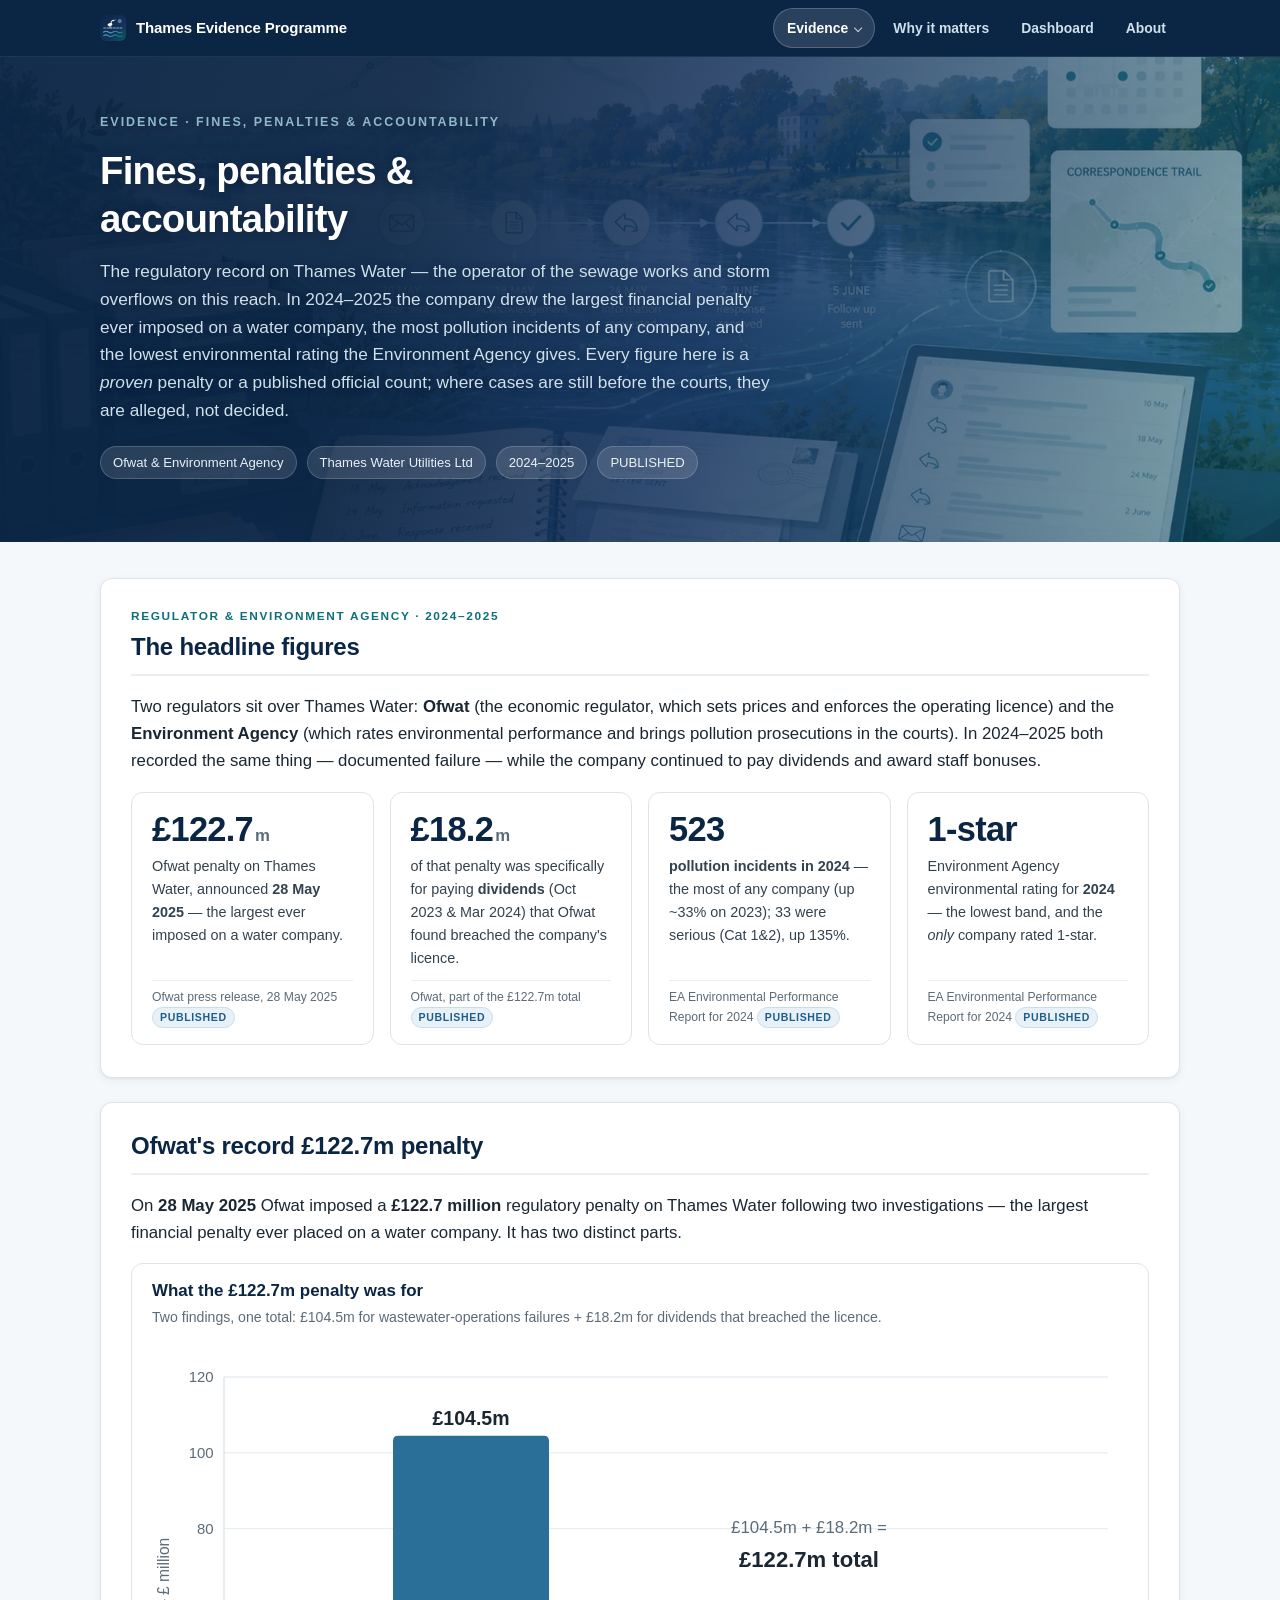
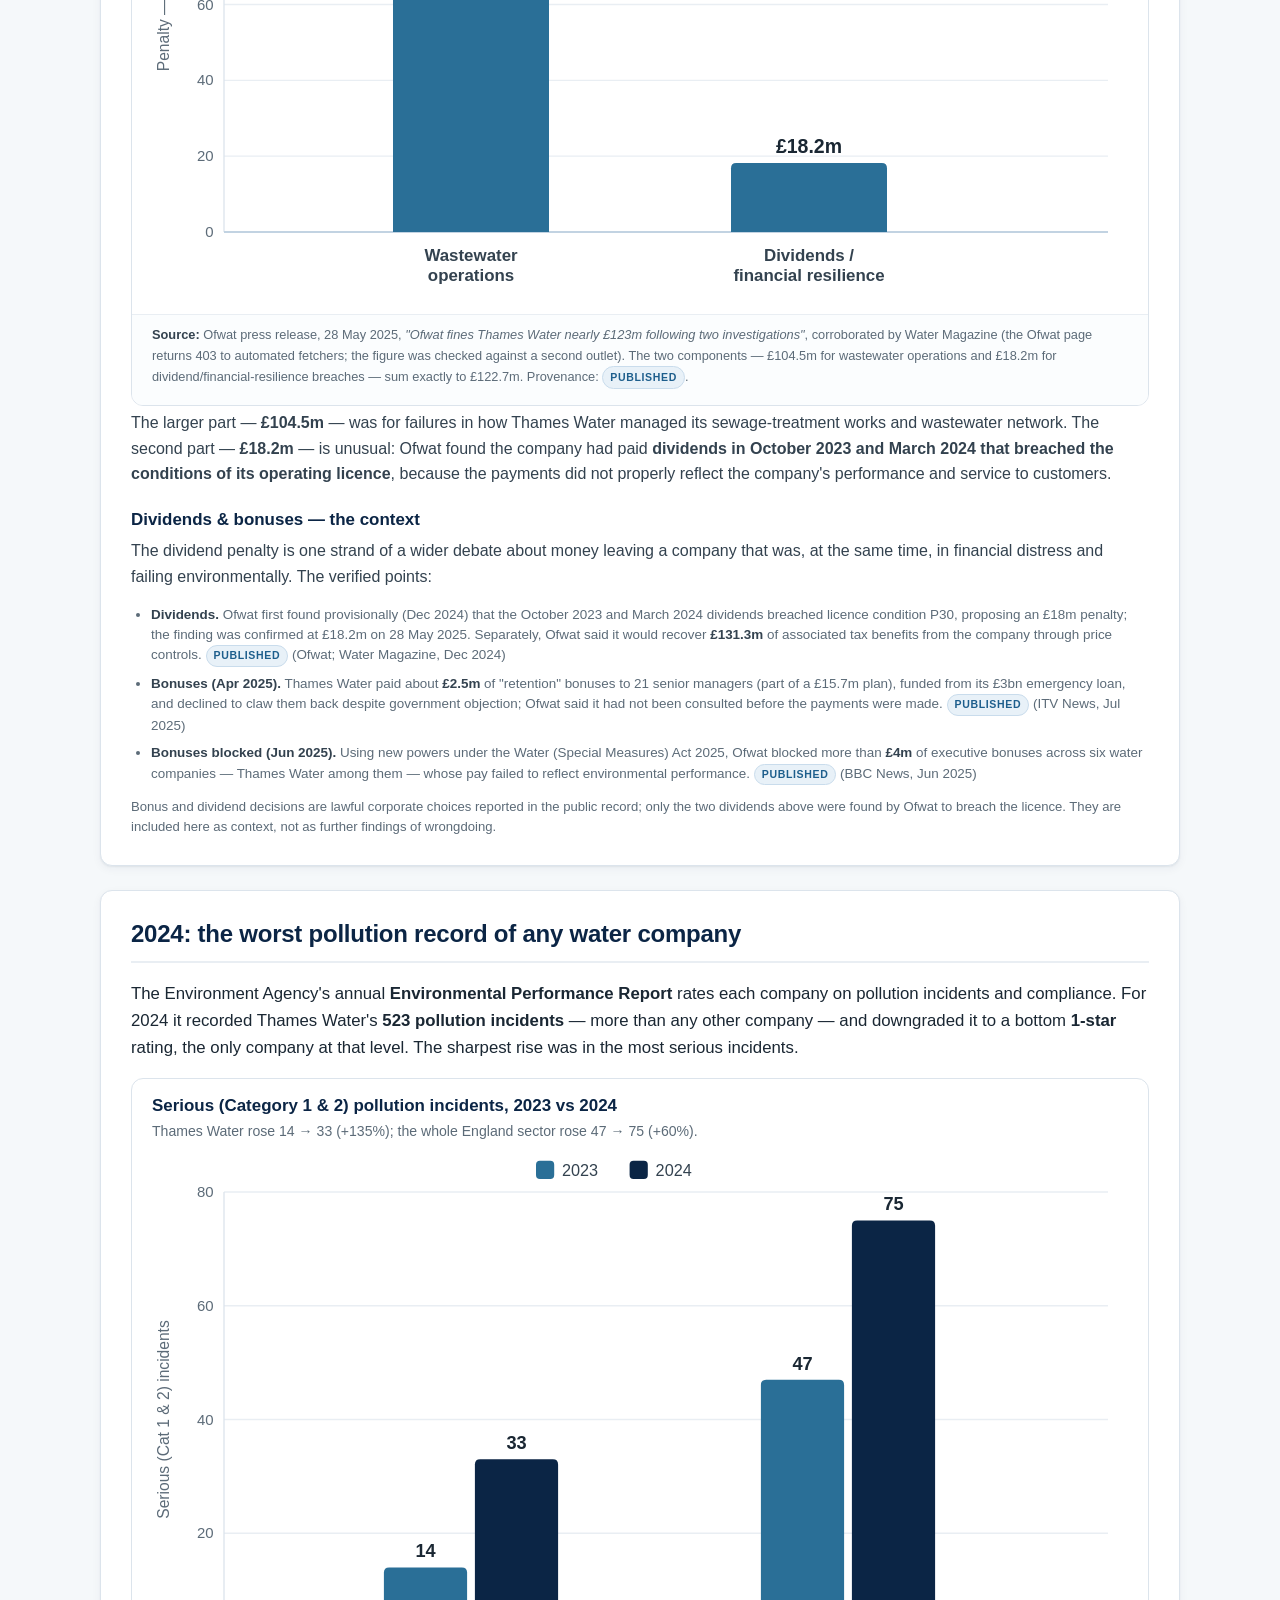
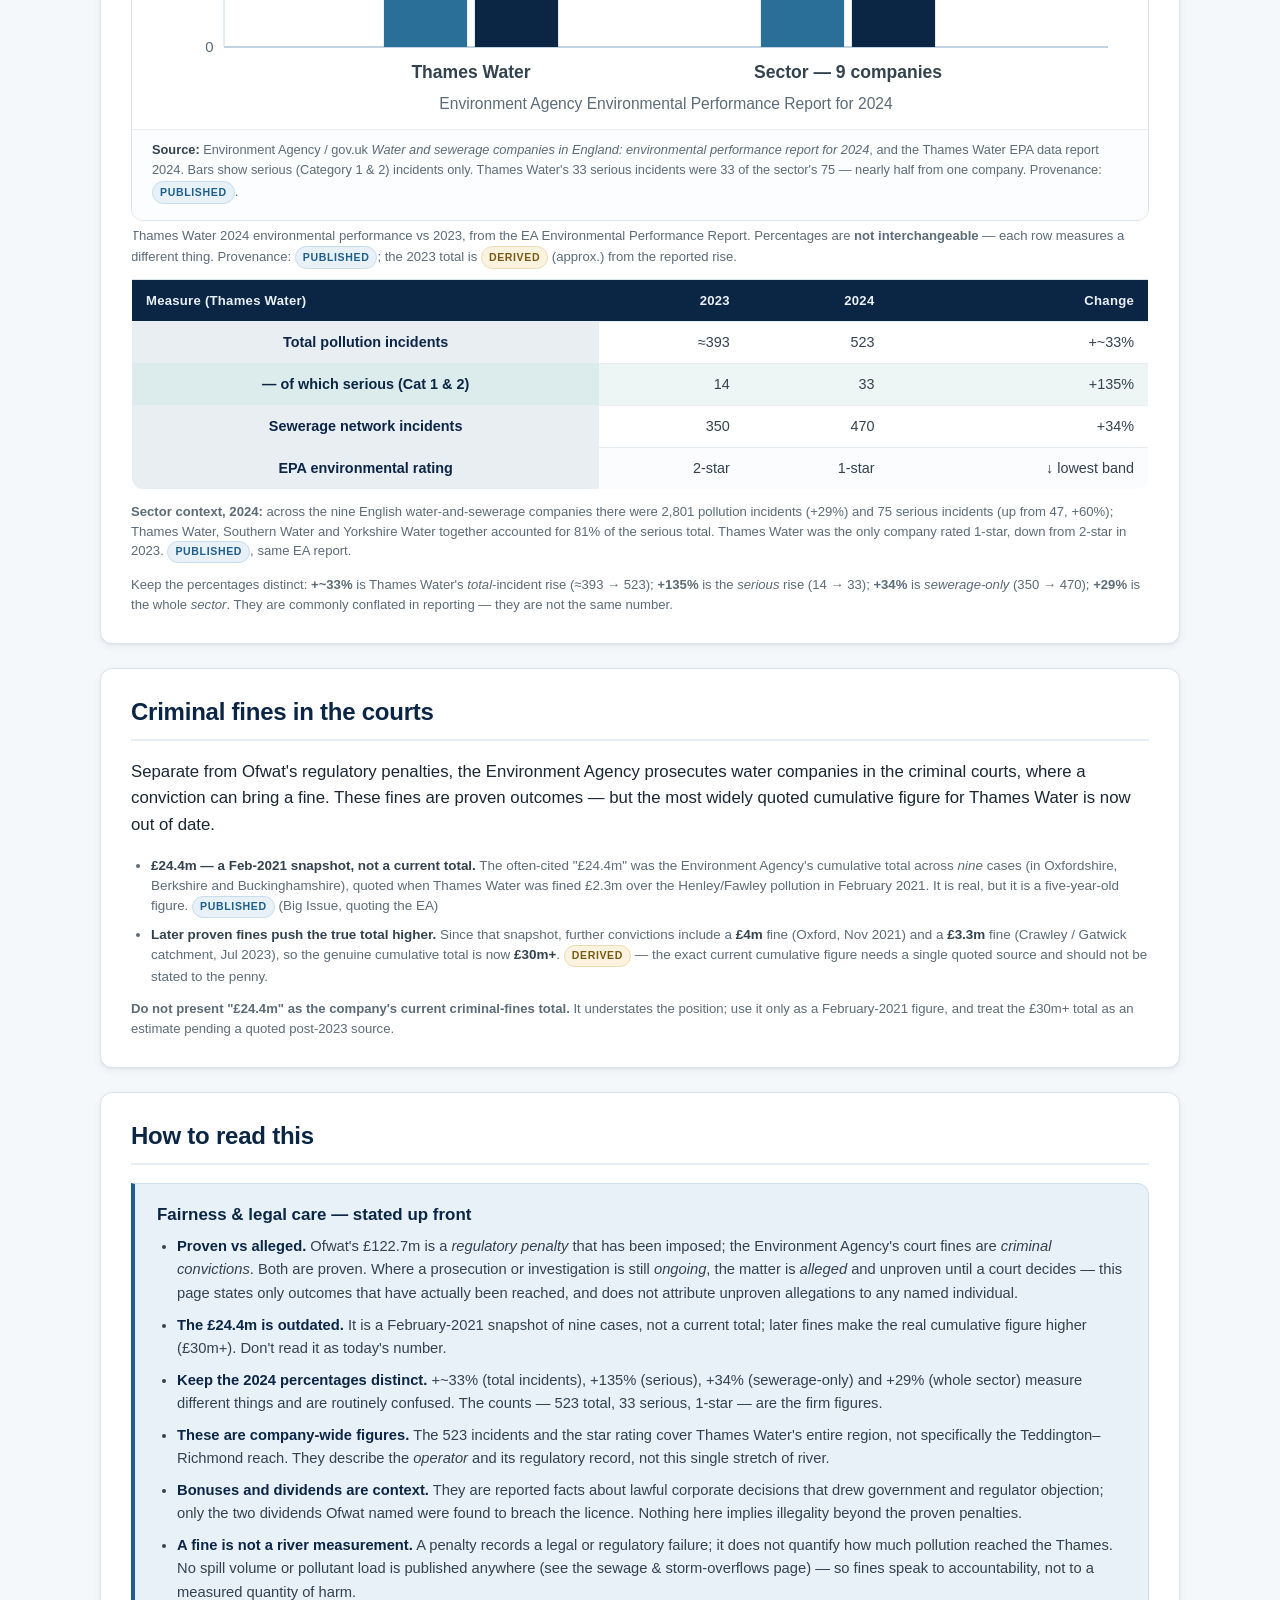
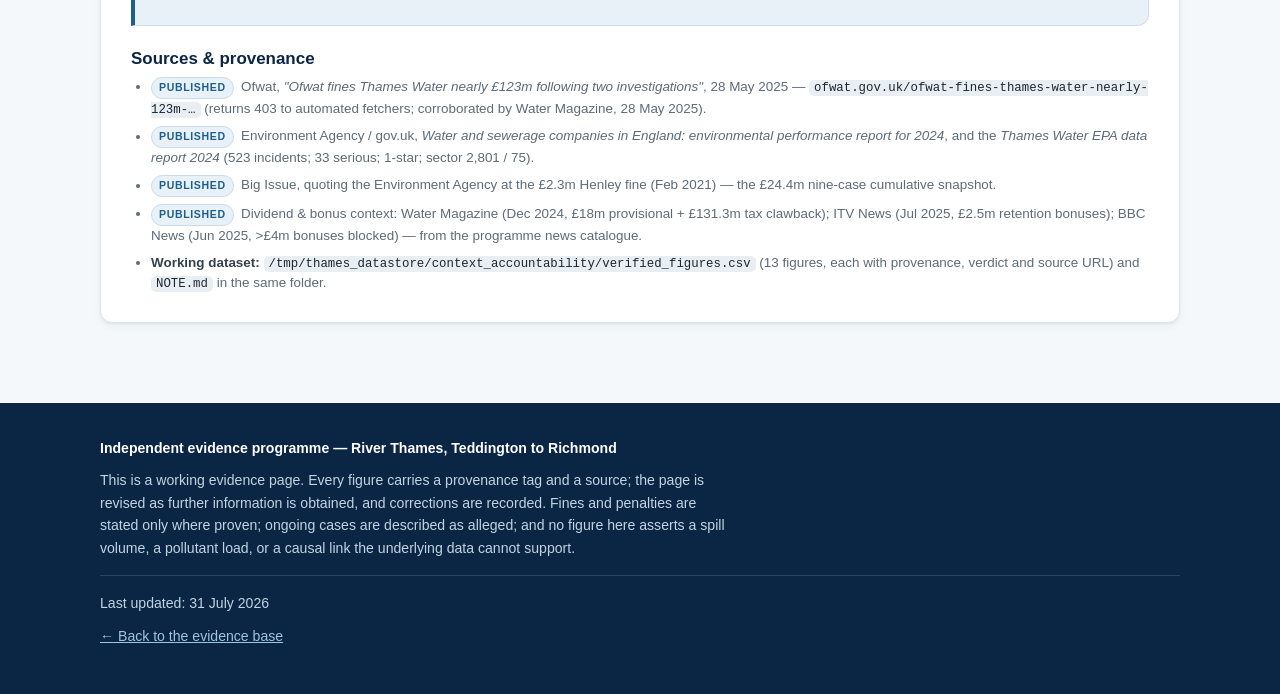
<file: docs/accountability.html>
<!DOCTYPE html>
<html lang="en">
<head>
<meta charset="UTF-8">
<meta name="viewport" content="width=device-width, initial-scale=1.0">
<title>Fines, penalties &amp; accountability — Thames Water, 2024–2025 | Thames Evidence Programme</title>
<meta name="description" content="The regulatory record on Thames Water: Ofwat's record £122.7m penalty (28 May 2025, including an £18.2m dividend penalty); 523 pollution incidents in 2024 (33 serious); a bottom 1-star Environment Agency rating; and criminal fines in the courts. Fines are proven; ongoing cases are alleged.">
<meta name="robots" content="index, follow">
<meta name="color-scheme" content="light">
<link rel="icon" href="/favicon.ico" sizes="48x48">
<link rel="icon" href="/favicon.svg" type="image/svg+xml">
<link rel="apple-touch-icon" href="/apple-touch-icon.png">
<link rel="manifest" href="/site.webmanifest">
<meta name="theme-color" content="#0b2545">
<link rel="canonical" href="https://thamesevidence.org.uk/docs/accountability.html">
<meta property="og:type" content="article">
<meta property="og:site_name" content="Thames Evidence Programme">
<meta property="og:url" content="https://thamesevidence.org.uk/docs/accountability.html">
<meta property="og:image" content="https://thamesevidence.org.uk/images/brand/river-thames-evidence-programme-share.jpg">
<meta property="og:image:width" content="1200">
<meta property="og:image:height" content="630">
<meta name="twitter:card" content="summary_large_image">
<meta name="twitter:image" content="https://thamesevidence.org.uk/images/brand/river-thames-evidence-programme-share.jpg">
<link rel="stylesheet" href="/site.css">
</head>
<body>

<a class="skip" href="#figures">Skip to the figures</a>

<nav class="topnav" aria-label="Primary">
  <div class="wrap">
    <a class="brand" href="/"><span>Thames Evidence Programme</span></a>

    <input class="nav-toggle" type="checkbox" id="nav-toggle" aria-label="Show and hide the main menu">
    <span class="nav-burger" aria-hidden="true"><span></span><span></span><span></span></span>

    <div class="navpanel">
      <ul class="navlist">
        <li class="has-menu">
          <a href="/#evidence" aria-current="page">Evidence<i class="caret"></i></a>
          <div class="submenu">
            <p class="submenu-h">The river</p>
            <a href="/docs/water-quality.html">Water quality</a>
            <a href="/docs/sewage-mogden.html">Sewage &amp; storm overflows</a>
            <a href="/docs/wfd-status.html">WFD status &amp; compliance</a>
            <a href="/docs/bathing.html">Bathing water</a>
            <p class="submenu-h">Wildlife</p>
            <a href="/docs/fish.html">Fish &amp; aquatic ecology</a>
            <a href="/docs/invertebrates.html">Invertebrates</a>
            <a href="/docs/birds-biodiversity.html">Birds &amp; biodiversity</a>
            <p class="submenu-h">Analysis</p>
            <a href="/docs/accountability.html" aria-current="page">Accountability &amp; context</a>
            <a href="/docs/ownership.html">Ownership &amp; who decides</a>
            <a href="/docs/correlations.html">Cross-correlations</a>
          </div>
        </li>
        <li><a href="/why-it-matters.html">Why it matters</a></li>
        <li><a href="/docs/River-Thames-Programme-Dashboard.html">Dashboard</a></li>
        <li><a href="/#about">About</a></li>
      </ul>
    </div>
  </div>
</nav>

<header class="hero art hero--accountability">
  <div class="wrap">
    <p class="eyebrow">Evidence · Fines, penalties &amp; accountability</p>
    <h1>Fines, penalties &amp; accountability</h1>
    <p class="standfirst">
      The regulatory record on Thames Water — the operator of the sewage works and storm overflows on
      this reach. In 2024–2025 the company drew the largest financial penalty ever imposed on a water
      company, the most pollution incidents of any company, and the lowest environmental rating the
      Environment Agency gives. Every figure here is a <em>proven</em> penalty or a published official
      count; where cases are still before the courts, they are alleged, not decided.
    </p>
    <p class="meta">
      <span>Ofwat &amp; Environment Agency</span>
      <span>Thames Water Utilities Ltd</span>
      <span>2024–2025</span>
      <span>PUBLISHED</span>
    </p>
  </div>
</header>

<main>
  <div class="wrap">

    <!-- ===================== STAT TILES ===================== -->
    <section id="figures" aria-labelledby="figures-h">
      <p class="kicker">Regulator &amp; Environment Agency · 2024–2025</p>
      <h2 id="figures-h">The headline figures</h2>
      <p class="lede">
        Two regulators sit over Thames Water: <strong>Ofwat</strong> (the economic regulator, which sets
        prices and enforces the operating licence) and the <strong>Environment Agency</strong> (which
        rates environmental performance and brings pollution prosecutions in the courts). In 2024–2025 both
        recorded the same thing — documented failure — while the company continued to pay dividends and
        award staff bonuses.
      </p>

      <div class="tiles">
        <div class="tile">
          <div class="stat">£122.7<span class="unit">m</span></div>
          <div class="stat-label">Ofwat penalty on Thames Water, announced <strong>28 May 2025</strong> — the largest ever imposed on a water company.</div>
          <div class="src">Ofwat press release, 28 May 2025 <span class="prov pub">PUBLISHED</span></div>
        </div>
        <div class="tile">
          <div class="stat">£18.2<span class="unit">m</span></div>
          <div class="stat-label">of that penalty was specifically for paying <strong>dividends</strong> (Oct 2023 &amp; Mar 2024) that Ofwat found breached the company's licence.</div>
          <div class="src">Ofwat, part of the £122.7m total <span class="prov pub">PUBLISHED</span></div>
        </div>
        <div class="tile">
          <div class="stat">523</div>
          <div class="stat-label"><strong>pollution incidents in 2024</strong> — the most of any company (up ~33% on 2023); 33 were serious (Cat&nbsp;1&amp;2), up 135%.</div>
          <div class="src">EA Environmental Performance Report for 2024 <span class="prov pub">PUBLISHED</span></div>
        </div>
        <div class="tile">
          <div class="stat">1-star</div>
          <div class="stat-label">Environment Agency environmental rating for <strong>2024</strong> — the lowest band, and the <em>only</em> company rated 1-star.</div>
          <div class="src">EA Environmental Performance Report for 2024 <span class="prov pub">PUBLISHED</span></div>
        </div>
      </div>
    </section>

    <!-- ===================== OFWAT PENALTY ===================== -->
    <section id="penalty" aria-labelledby="penalty-h">
      <h2 id="penalty-h">Ofwat's record £122.7m penalty</h2>
      <p class="lede">
        On <strong>28 May 2025</strong> Ofwat imposed a <strong>£122.7&nbsp;million</strong> regulatory
        penalty on Thames Water following two investigations — the largest financial penalty ever placed on
        a water company. It has two distinct parts.
      </p>

      <figure class="chart">
        <div class="chart-head">
          <h3>What the £122.7m penalty was for</h3>
          <p>Two findings, one total: £104.5m for wastewater-operations failures + £18.2m for dividends that breached the licence.</p>
        </div>
        <svg class="svg-chart" viewBox="0 0 760 440" role="img" aria-labelledby="ofwTitle ofwDesc" preserveAspectRatio="xMidYMid meet">
          <title id="ofwTitle">Composition of Ofwat's £122.7 million penalty on Thames Water, 28 May 2025</title>
          <desc id="ofwDesc">Bar chart of the two parts of Ofwat's 28 May 2025 penalty. Wastewater operations: £104.5 million. Dividends and financial resilience: £18.2 million. The two sum to £122.7 million — the largest penalty ever imposed on a water company.</desc>

          <g font-family="-apple-system,'Segoe UI',Roboto,Helvetica,Arial,sans-serif">
            <!-- gridlines -->
            <g stroke="#e9eef3" stroke-width="1">
              <line x1="60" y1="321.7" x2="740" y2="321.7"/>
              <line x1="60" y1="263.3" x2="740" y2="263.3"/>
              <line x1="60" y1="205"   x2="740" y2="205"/>
              <line x1="60" y1="146.7" x2="740" y2="146.7"/>
              <line x1="60" y1="88.3"  x2="740" y2="88.3"/>
              <line x1="60" y1="30"    x2="740" y2="30"/>
            </g>
            <!-- y axis labels (£m) -->
            <g fill="#5c6b78" font-size="11.5" text-anchor="end">
              <text x="52" y="384">0</text>
              <text x="52" y="325.7">20</text>
              <text x="52" y="267.3">40</text>
              <text x="52" y="209">60</text>
              <text x="52" y="150.7">80</text>
              <text x="52" y="92.3">100</text>
              <text x="52" y="34">120</text>
            </g>
            <!-- axes -->
            <line x1="60" y1="30" x2="60" y2="380" stroke="#dce4ec" stroke-width="1"/>
            <line x1="60" y1="380" x2="740" y2="380" stroke="#c2d3e2" stroke-width="1.5"/>
            <!-- y axis title -->
            <text x="18" y="205" fill="#5c6b78" font-size="12" text-anchor="middle" transform="rotate(-90 18 205)">Penalty — £ million</text>

            <!-- total annotation (placed in open space above the shorter bar) -->
            <g text-anchor="middle">
              <text x="510" y="150" fill="#5c6b78" font-size="13">£104.5m + £18.2m =</text>
              <text x="510" y="176" fill="#1a2733" font-size="17" font-weight="700">£122.7m total</text>
            </g>

            <!-- bars (single hue; two distinct labelled categories, colour is redundant to position) -->
            <g fill="#2a6f97">
              <g><title>Wastewater operations failures: £104.5 million</title>
                 <path d="M190,380 L190,79.2 Q190,75.2 194,75.2 L306,75.2 Q310,75.2 310,79.2 L310,380 Z"/></g>
              <g><title>Dividends / financial resilience (licence breach): £18.2 million</title>
                 <path d="M450,380 L450,330.9 Q450,326.9 454,326.9 L566,326.9 Q570,326.9 570,330.9 L570,380 Z"/></g>
            </g>

            <!-- value labels -->
            <g fill="#1a2733" font-size="15" font-weight="700" text-anchor="middle">
              <text x="250" y="67">£104.5m</text>
              <text x="510" y="318.9">£18.2m</text>
            </g>

            <!-- x axis category labels (two lines each) -->
            <g fill="#33424f" font-size="13" font-weight="600" text-anchor="middle">
              <text x="250" y="402">Wastewater</text>
              <text x="250" y="418">operations</text>
              <text x="510" y="402">Dividends /</text>
              <text x="510" y="418">financial resilience</text>
            </g>
          </g>
        </svg>
        <figcaption>
          <strong>Source:</strong> Ofwat press release, 28&nbsp;May&nbsp;2025, <em>"Ofwat fines Thames Water
          nearly £123m following two investigations"</em>, corroborated by Water Magazine (the Ofwat page
          returns 403 to automated fetchers; the figure was checked against a second outlet). The two
          components — £104.5m for wastewater operations and £18.2m for dividend/financial-resilience
          breaches — sum exactly to £122.7m. Provenance: <span class="prov pub">PUBLISHED</span>.
        </figcaption>
      </figure>

      <p>
        The larger part — <strong>£104.5m</strong> — was for failures in how Thames Water managed its
        sewage-treatment works and wastewater network. The second part — <strong>£18.2m</strong> — is
        unusual: Ofwat found the company had paid <strong>dividends in October 2023 and March 2024 that
        breached the conditions of its operating licence</strong>, because the payments did not properly
        reflect the company's performance and service to customers.
      </p>

      <h3 class="subhead">Dividends &amp; bonuses — the context</h3>
      <p>
        The dividend penalty is one strand of a wider debate about money leaving a company that was, at the
        same time, in financial distress and failing environmentally. The verified points:
      </p>
      <ul class="sourcelist">
        <li><strong>Dividends.</strong> Ofwat first found provisionally (Dec 2024) that the October 2023 and
          March 2024 dividends breached licence condition&nbsp;P30, proposing an £18m penalty; the finding
          was confirmed at £18.2m on 28&nbsp;May&nbsp;2025. Separately, Ofwat said it would recover
          <strong>£131.3m</strong> of associated tax benefits from the company through price controls.
          <span class="prov pub">PUBLISHED</span> (Ofwat; Water Magazine, Dec 2024)</li>
        <li><strong>Bonuses (Apr 2025).</strong> Thames Water paid about <strong>£2.5m</strong> of
          "retention" bonuses to 21 senior managers (part of a £15.7m plan), funded from its £3bn emergency
          loan, and declined to claw them back despite government objection; Ofwat said it had not been
          consulted before the payments were made. <span class="prov pub">PUBLISHED</span> (ITV News, Jul 2025)</li>
        <li><strong>Bonuses blocked (Jun 2025).</strong> Using new powers under the Water (Special Measures)
          Act 2025, Ofwat blocked more than <strong>£4m</strong> of executive bonuses across six water
          companies — Thames Water among them — whose pay failed to reflect environmental performance.
          <span class="prov pub">PUBLISHED</span> (BBC News, Jun 2025)</li>
      </ul>
      <p class="note">
        Bonus and dividend decisions are lawful corporate choices reported in the public record; only the
        two dividends above were found by Ofwat to breach the licence. They are included here as context,
        not as further findings of wrongdoing.
      </p>
    </section>

    <!-- ===================== INCIDENTS + STAR RATING ===================== -->
    <section id="incidents" aria-labelledby="incidents-h">
      <h2 id="incidents-h">2024: the worst pollution record of any water company</h2>
      <p class="lede">
        The Environment Agency's annual <strong>Environmental Performance Report</strong> rates each company
        on pollution incidents and compliance. For 2024 it recorded Thames Water's <strong>523 pollution
        incidents</strong> — more than any other company — and downgraded it to a bottom
        <strong>1-star</strong> rating, the only company at that level. The sharpest rise was in the most
        serious incidents.
      </p>

      <figure class="chart">
        <div class="chart-head">
          <h3>Serious (Category 1 &amp; 2) pollution incidents, 2023 vs 2024</h3>
          <p>Thames Water rose 14&nbsp;&rarr;&nbsp;33 (+135%); the whole England sector rose 47&nbsp;&rarr;&nbsp;75 (+60%).</p>
        </div>
        <svg class="svg-chart" viewBox="0 0 760 440" role="img" aria-labelledby="incTitle incDesc" preserveAspectRatio="xMidYMid meet">
          <title id="incTitle">Serious pollution incidents, 2023 versus 2024: Thames Water and the England sector</title>
          <desc id="incDesc">Grouped bar chart of serious, Category 1 and 2, pollution incidents. Thames Water rose from 14 in 2023 to 33 in 2024, a 135 percent increase. The England water-and-sewerage sector of nine companies rose from 47 in 2023 to 75 in 2024, a 60 percent increase. Thames Water alone accounted for 33 of the 75 serious incidents.</desc>

          <g font-family="-apple-system,'Segoe UI',Roboto,Helvetica,Arial,sans-serif">
            <!-- legend -->
            <g>
              <rect x="300" y="6" width="14" height="14" rx="3" fill="#2a6f97"/>
              <text x="320" y="17.5" fill="#33424f" font-size="12.5">2023</text>
              <rect x="372" y="6" width="14" height="14" rx="3" fill="#0b2545"/>
              <text x="392" y="17.5" fill="#33424f" font-size="12.5">2024</text>
            </g>
            <!-- gridlines -->
            <g stroke="#e9eef3" stroke-width="1">
              <line x1="60" y1="292.5" x2="740" y2="292.5"/>
              <line x1="60" y1="205"   x2="740" y2="205"/>
              <line x1="60" y1="117.5" x2="740" y2="117.5"/>
              <line x1="60" y1="30"    x2="740" y2="30"/>
            </g>
            <!-- y axis labels -->
            <g fill="#5c6b78" font-size="11.5" text-anchor="end">
              <text x="52" y="384">0</text>
              <text x="52" y="296.5">20</text>
              <text x="52" y="209">40</text>
              <text x="52" y="121.5">60</text>
              <text x="52" y="34">80</text>
            </g>
            <!-- axes -->
            <line x1="60" y1="30" x2="60" y2="380" stroke="#dce4ec" stroke-width="1"/>
            <line x1="60" y1="380" x2="740" y2="380" stroke="#c2d3e2" stroke-width="1.5"/>
            <!-- y axis title -->
            <text x="18" y="205" fill="#5c6b78" font-size="12" text-anchor="middle" transform="rotate(-90 18 205)">Serious (Cat 1 &amp; 2) incidents</text>

            <!-- bars: 2023 = river, 2024 = navy -->
            <g>
              <!-- Thames Water -->
              <g fill="#2a6f97"><title>Thames Water, 2023: 14 serious incidents</title>
                 <path d="M183,380 L183,322.75 Q183,318.75 187,318.75 L243,318.75 Q247,318.75 247,322.75 L247,380 Z"/></g>
              <g fill="#0b2545"><title>Thames Water, 2024: 33 serious incidents (+135%)</title>
                 <path d="M253,380 L253,239.625 Q253,235.625 257,235.625 L313,235.625 Q317,235.625 317,239.625 L317,380 Z"/></g>
              <!-- Sector -->
              <g fill="#2a6f97"><title>England sector (9 companies), 2023: 47 serious incidents</title>
                 <path d="M473,380 L473,178.375 Q473,174.375 477,174.375 L533,174.375 Q537,174.375 537,178.375 L537,380 Z"/></g>
              <g fill="#0b2545"><title>England sector (9 companies), 2024: 75 serious incidents (+60%)</title>
                 <path d="M543,380 L543,55.875 Q543,51.875 547,51.875 L603,51.875 Q607,51.875 607,55.875 L607,380 Z"/></g>
            </g>

            <!-- value labels -->
            <g fill="#1a2733" font-size="14" font-weight="700" text-anchor="middle">
              <text x="215" y="311">14</text>
              <text x="285" y="228">33</text>
              <text x="505" y="167">47</text>
              <text x="575" y="44">75</text>
            </g>

            <!-- x axis group labels -->
            <g fill="#33424f" font-size="13.5" font-weight="600" text-anchor="middle">
              <text x="250" y="404">Thames Water</text>
              <text x="540" y="404">Sector — 9 companies</text>
            </g>
            <text x="400" y="428" fill="#5c6b78" font-size="12" text-anchor="middle">Environment Agency Environmental Performance Report for 2024</text>
          </g>
        </svg>
        <figcaption>
          <strong>Source:</strong> Environment Agency / gov.uk <em>Water and sewerage companies in England:
          environmental performance report for 2024</em>, and the Thames Water EPA data report 2024. Bars
          show serious (Category&nbsp;1&nbsp;&amp;&nbsp;2) incidents only. Thames Water's 33 serious
          incidents were 33 of the sector's 75 — nearly half from one company. Provenance:
          <span class="prov pub">PUBLISHED</span>.
        </figcaption>
      </figure>

      <div class="table-wrap">
        <table class="data">
          <caption>
            Thames Water 2024 environmental performance vs 2023, from the EA Environmental Performance
            Report. Percentages are <strong>not interchangeable</strong> — each row measures a different
            thing. Provenance: <span class="prov pub">PUBLISHED</span>; the 2023 total is
            <span class="prov derived">DERIVED</span> (approx.) from the reported rise.
          </caption>
          <thead>
            <tr>
              <th scope="col">Measure (Thames Water)</th>
              <th scope="col" class="num">2023</th>
              <th scope="col" class="num">2024</th>
              <th scope="col" class="num">Change</th>
            </tr>
          </thead>
          <tbody>
            <tr><th scope="row">Total pollution incidents</th><td class="num">≈393</td><td class="num">523</td><td class="num">+~33%</td></tr>
            <tr class="is-peak"><th scope="row">— of which serious (Cat 1 &amp; 2)</th><td class="num">14</td><td class="num">33</td><td class="num">+135%</td></tr>
            <tr><th scope="row">Sewerage network incidents</th><td class="num">350</td><td class="num">470</td><td class="num">+34%</td></tr>
            <tr><th scope="row">EPA environmental rating</th><td class="num">2-star</td><td class="num">1-star</td><td class="num">↓ lowest band</td></tr>
          </tbody>
        </table>
      </div>
      <p class="note">
        <strong>Sector context, 2024:</strong> across the nine English water-and-sewerage companies there
        were 2,801 pollution incidents (+29%) and 75 serious incidents (up from 47, +60%); Thames Water,
        Southern Water and Yorkshire Water together accounted for 81% of the serious total. Thames Water was
        the only company rated 1-star, down from 2-star in 2023. <span class="prov pub">PUBLISHED</span>,
        same EA report.
      </p>
      <p class="note">
        Keep the percentages distinct: <strong>+~33%</strong> is Thames Water's <em>total</em>-incident rise
        (≈393&nbsp;&rarr;&nbsp;523); <strong>+135%</strong> is the <em>serious</em> rise
        (14&nbsp;&rarr;&nbsp;33); <strong>+34%</strong> is <em>sewerage-only</em>
        (350&nbsp;&rarr;&nbsp;470); <strong>+29%</strong> is the whole <em>sector</em>. They are commonly
        conflated in reporting — they are not the same number.
      </p>
    </section>

    <!-- ===================== CRIMINAL FINES ===================== -->
    <section id="fines" aria-labelledby="fines-h">
      <h2 id="fines-h">Criminal fines in the courts</h2>
      <p class="lede">
        Separate from Ofwat's regulatory penalties, the Environment Agency prosecutes water companies in the
        criminal courts, where a conviction can bring a fine. These fines are proven outcomes — but the most
        widely quoted cumulative figure for Thames Water is now out of date.
      </p>
      <ul class="sourcelist">
        <li><strong>£24.4m — a Feb-2021 snapshot, not a current total.</strong> The often-cited "£24.4m"
          was the Environment Agency's cumulative total across <em>nine</em> cases (in Oxfordshire,
          Berkshire and Buckinghamshire), quoted when Thames Water was fined £2.3m over the Henley/Fawley
          pollution in February 2021. It is real, but it is a five-year-old figure.
          <span class="prov pub">PUBLISHED</span> (Big Issue, quoting the EA)</li>
        <li><strong>Later proven fines push the true total higher.</strong> Since that snapshot, further
          convictions include a <strong>£4m</strong> fine (Oxford, Nov 2021) and a <strong>£3.3m</strong>
          fine (Crawley / Gatwick catchment, Jul 2023), so the genuine cumulative total is now
          <strong>£30m+</strong>. <span class="prov derived">DERIVED</span> — the exact current cumulative
          figure needs a single quoted source and should not be stated to the penny.</li>
      </ul>
      <p class="note">
        <strong>Do not present "£24.4m" as the company's current criminal-fines total.</strong> It
        understates the position; use it only as a February-2021 figure, and treat the £30m+ total as an
        estimate pending a quoted post-2023 source.
      </p>
    </section>

    <!-- ===================== HOW TO READ THIS ===================== -->
    <section id="read" aria-labelledby="read-h">
      <h2 id="read-h">How to read this</h2>
      <div class="caveats">
        <h3>Fairness &amp; legal care — stated up front</h3>
        <ul>
          <li><strong>Proven vs alleged.</strong> Ofwat's £122.7m is a <em>regulatory penalty</em> that has
            been imposed; the Environment Agency's court fines are <em>criminal convictions</em>. Both are
            proven. Where a prosecution or investigation is still <em>ongoing</em>, the matter is
            <em>alleged</em> and unproven until a court decides — this page states only outcomes that have
            actually been reached, and does not attribute unproven allegations to any named individual.</li>
          <li><strong>The £24.4m is outdated.</strong> It is a February-2021 snapshot of nine cases, not a
            current total; later fines make the real cumulative figure higher (£30m+). Don't read it as
            today's number.</li>
          <li><strong>Keep the 2024 percentages distinct.</strong> +~33% (total incidents), +135% (serious),
            +34% (sewerage-only) and +29% (whole sector) measure different things and are routinely
            confused. The counts — 523 total, 33 serious, 1-star — are the firm figures.</li>
          <li><strong>These are company-wide figures.</strong> The 523 incidents and the star rating cover
            Thames Water's entire region, not specifically the Teddington–Richmond reach. They describe the
            <em>operator</em> and its regulatory record, not this single stretch of river.</li>
          <li><strong>Bonuses and dividends are context.</strong> They are reported facts about lawful
            corporate decisions that drew government and regulator objection; only the two dividends Ofwat
            named were found to breach the licence. Nothing here implies illegality beyond the proven
            penalties.</li>
          <li><strong>A fine is not a river measurement.</strong> A penalty records a legal or regulatory
            failure; it does not quantify how much pollution reached the Thames. No spill volume or
            pollutant load is published anywhere (see the sewage &amp; storm-overflows page) — so fines
            speak to accountability, not to a measured quantity of harm.</li>
        </ul>
      </div>

      <h3 class="subhead">Sources &amp; provenance</h3>
      <ul class="sourcelist">
        <li><span class="prov pub">PUBLISHED</span> &nbsp;Ofwat, <em>"Ofwat fines Thames Water nearly £123m
          following two investigations"</em>, 28&nbsp;May&nbsp;2025 —
          <code>ofwat.gov.uk/ofwat-fines-thames-water-nearly-123m-…</code> (returns 403 to automated
          fetchers; corroborated by Water Magazine, 28&nbsp;May&nbsp;2025).</li>
        <li><span class="prov pub">PUBLISHED</span> &nbsp;Environment Agency / gov.uk, <em>Water and sewerage
          companies in England: environmental performance report for 2024</em>, and the <em>Thames Water EPA
          data report 2024</em> (523 incidents; 33 serious; 1-star; sector 2,801 / 75).</li>
        <li><span class="prov pub">PUBLISHED</span> &nbsp;Big Issue, quoting the Environment Agency at the
          £2.3m Henley fine (Feb 2021) — the £24.4m nine-case cumulative snapshot.</li>
        <li><span class="prov pub">PUBLISHED</span> &nbsp;Dividend &amp; bonus context: Water Magazine
          (Dec 2024, £18m provisional + £131.3m tax clawback); ITV News (Jul 2025, £2.5m retention bonuses);
          BBC News (Jun 2025, &gt;£4m bonuses blocked) — from the programme news catalogue.</li>
        <li><strong>Working dataset:</strong>
          <code>/tmp/thames_datastore/context_accountability/verified_figures.csv</code> (13 figures, each
          with provenance, verdict and source URL) and <code>NOTE.md</code> in the same folder.</li>
      </ul>
    </section>

  </div>
</main>

<footer class="site">
  <div class="wrap">
    <p><strong>Independent evidence programme — River Thames, Teddington to Richmond</strong></p>
    <p>
      This is a working evidence page. Every figure carries a provenance tag and a source; the page is
      revised as further information is obtained, and corrections are recorded. Fines and penalties are
      stated only where proven; ongoing cases are described as alleged; and no figure here asserts a spill
      volume, a pollutant load, or a causal link the underlying data cannot support.
    </p>
    <div class="rule"></div>
    <p>Last updated: <time datetime="2026-07-31">31 July 2026</time></p>
    <p><a href="/#evidence">← Back to the evidence base</a></p>
  </div>
</footer>

</body>
</html>
</file>
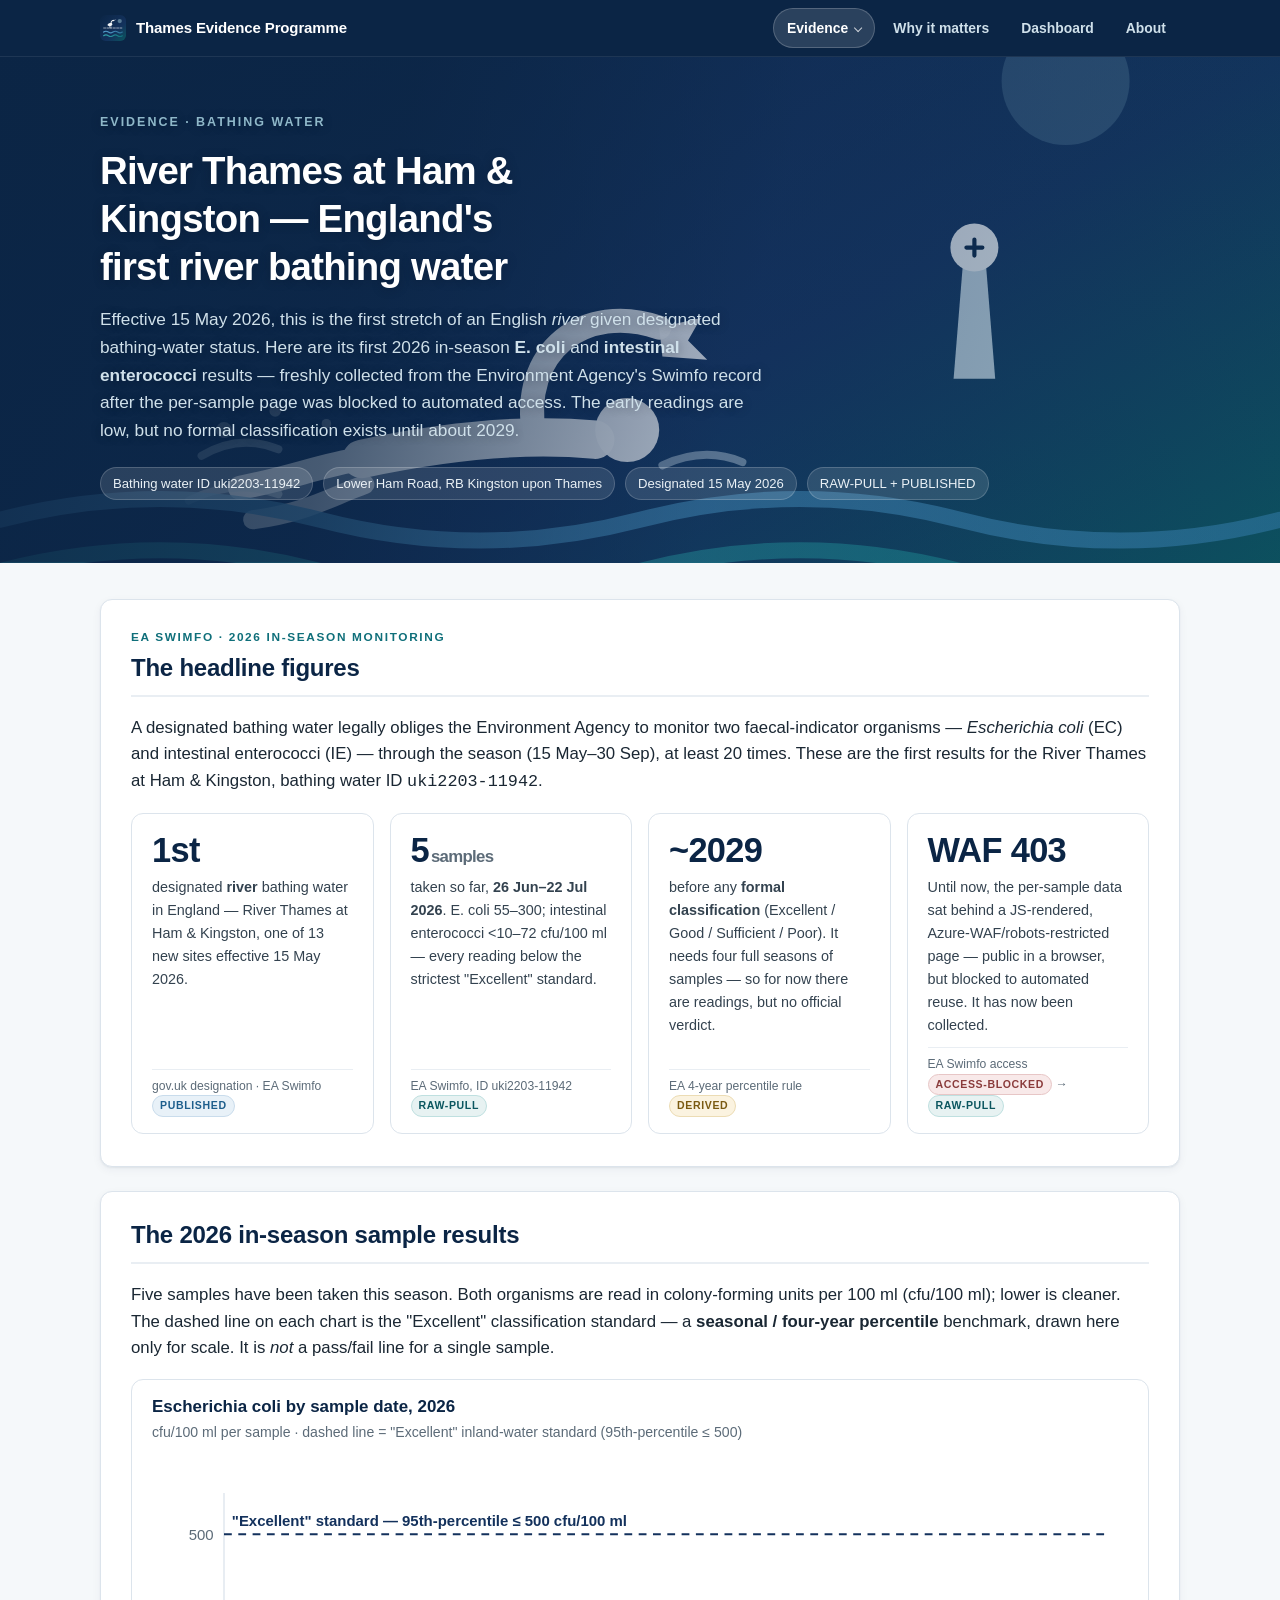
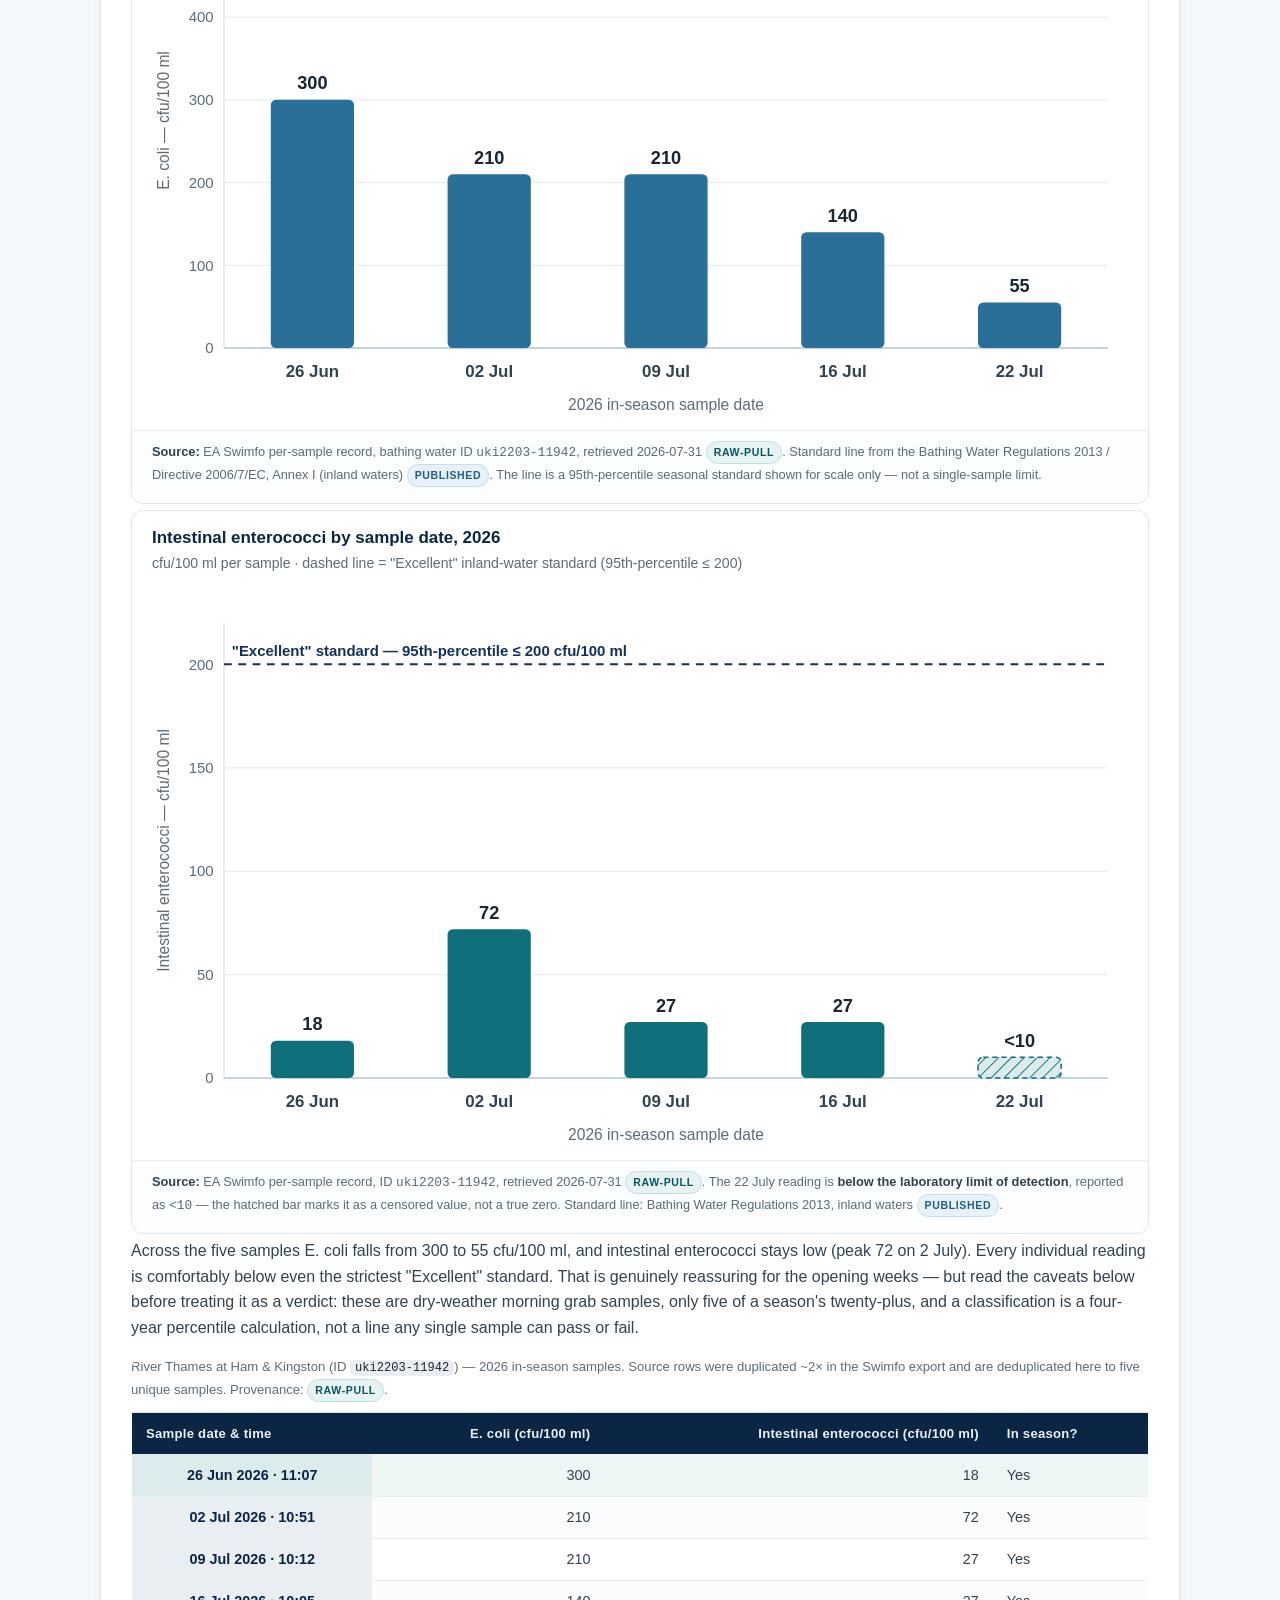
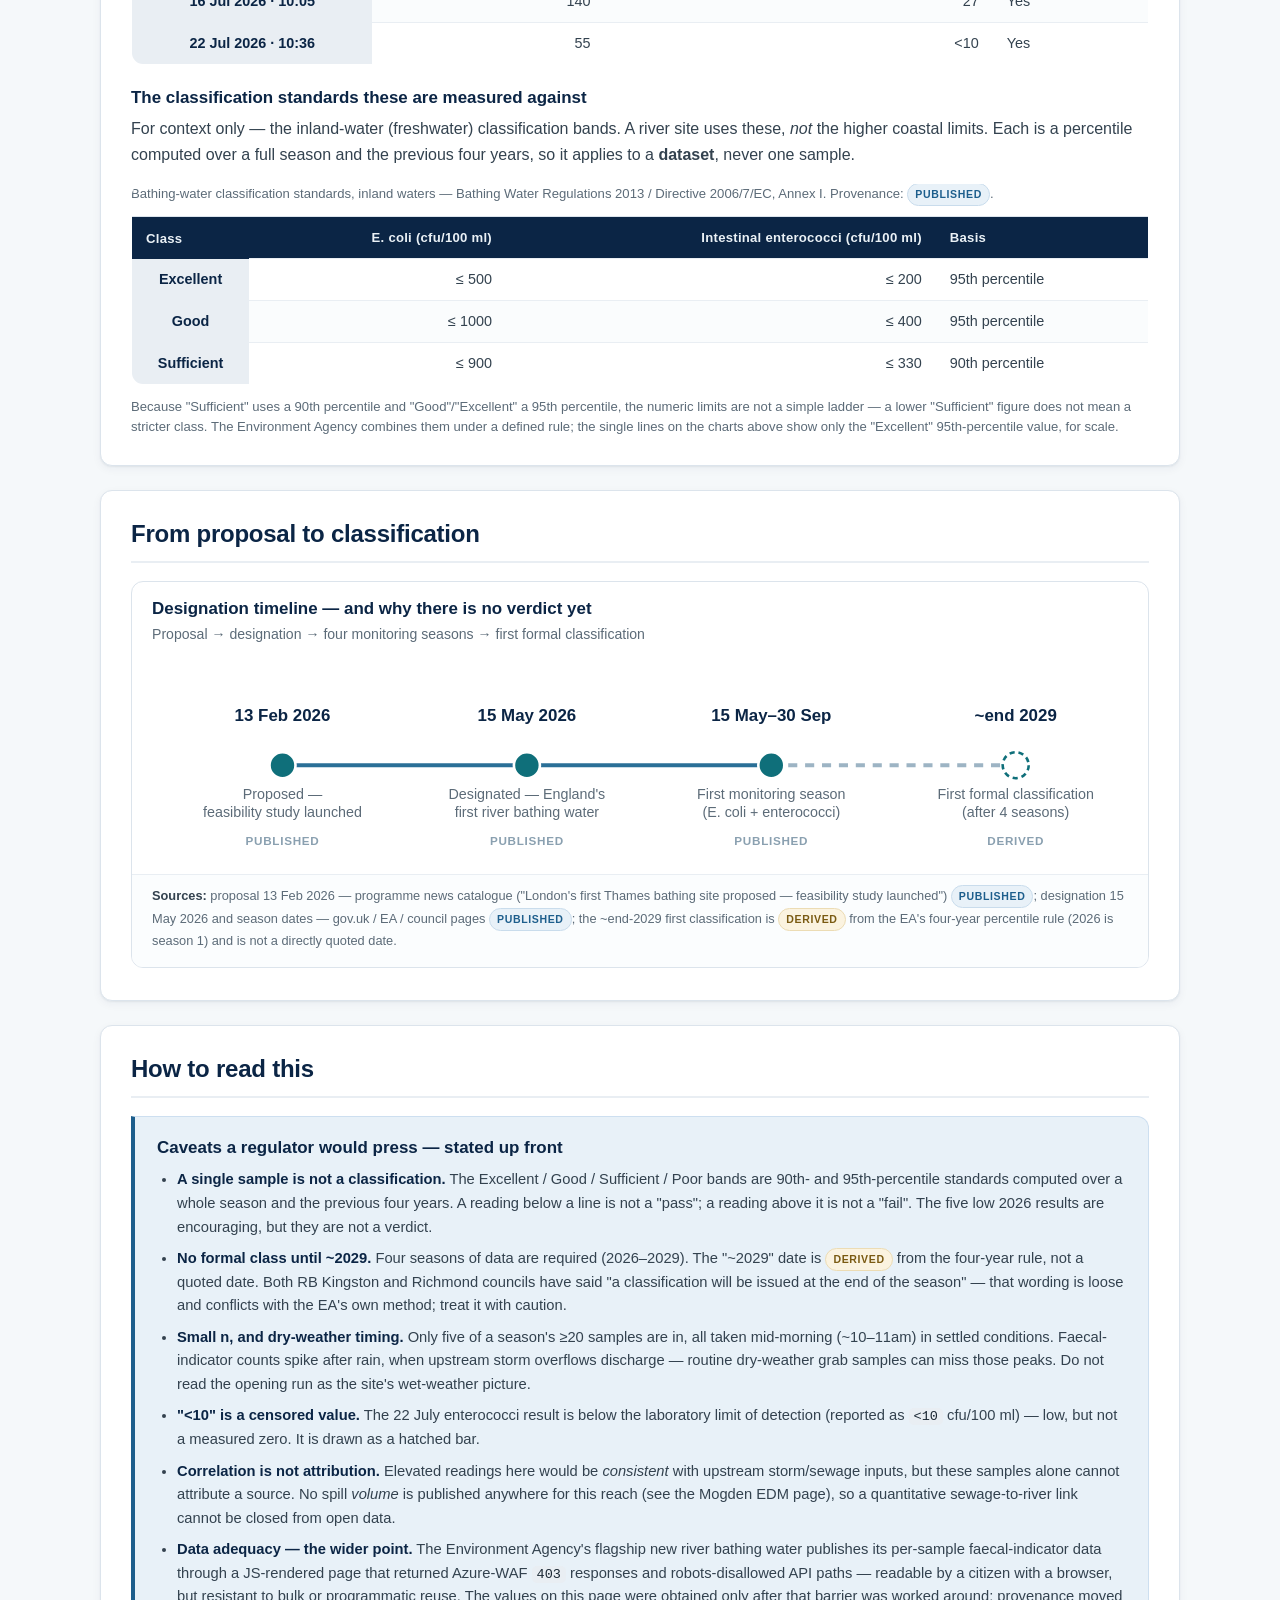
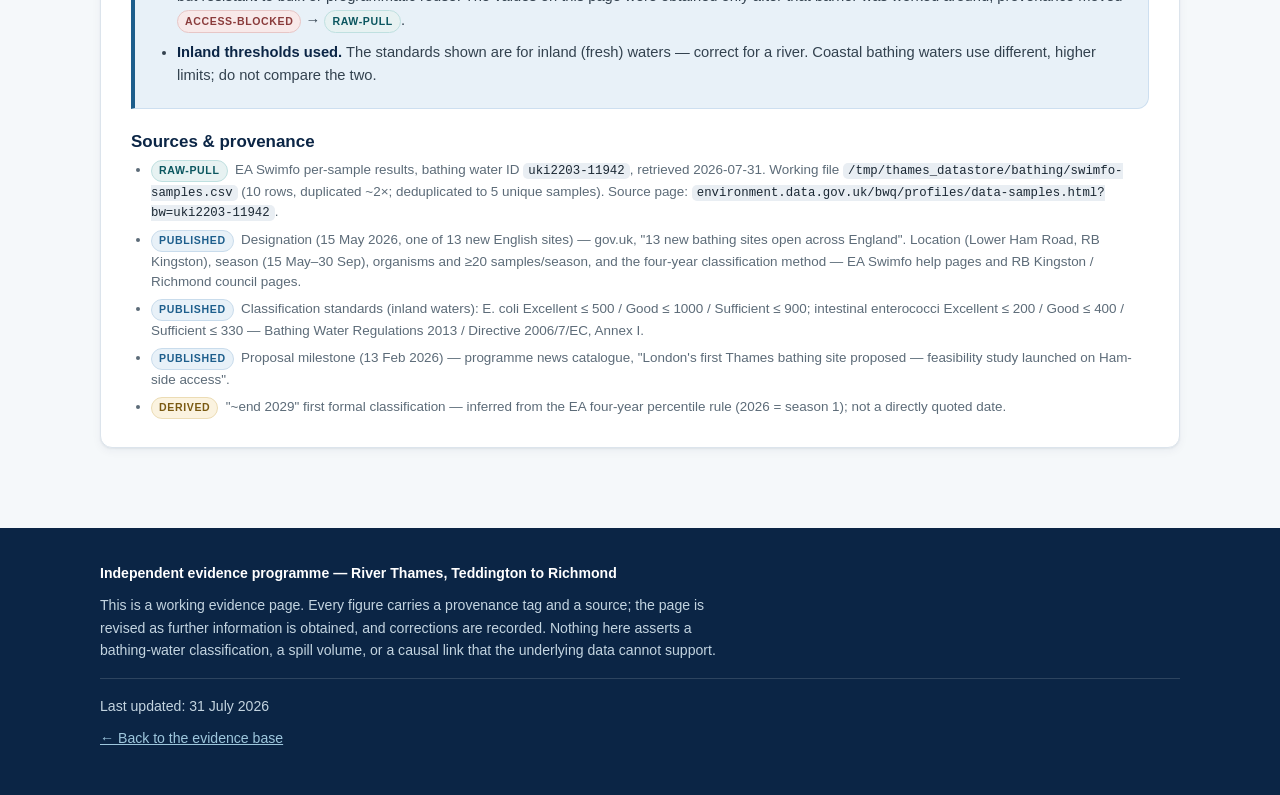
<file: docs/bathing.html>
<!DOCTYPE html>
<html lang="en">
<head>
<meta charset="UTF-8">
<meta name="viewport" content="width=device-width, initial-scale=1.0">
<title>Bathing water — River Thames at Ham &amp; Kingston, 2026 samples | Thames Evidence Programme</title>
<meta name="description" content="England's first designated river bathing water — River Thames at Ham &amp; Kingston (ID uki2203-11942), effective 15 May 2026. The first 2026 in-season E. coli and intestinal enterococci samples, freshly collected from EA Swimfo after the source page was WAF/robots-blocked to automation. No formal classification until ~2029.">
<meta name="robots" content="index, follow">
<meta name="color-scheme" content="light">
<link rel="icon" href="/favicon.ico" sizes="48x48">
<link rel="icon" href="/favicon.svg" type="image/svg+xml">
<link rel="apple-touch-icon" href="/apple-touch-icon.png">
<link rel="manifest" href="/site.webmanifest">
<meta name="theme-color" content="#0b2545">
<link rel="canonical" href="https://thamesevidence.org.uk/docs/bathing.html">
<meta property="og:type" content="article">
<meta property="og:site_name" content="Thames Evidence Programme">
<meta property="og:url" content="https://thamesevidence.org.uk/docs/bathing.html">
<meta property="og:image" content="https://thamesevidence.org.uk/images/brand/river-thames-evidence-programme-share.jpg">
<meta property="og:image:width" content="1200">
<meta property="og:image:height" content="630">
<meta name="twitter:card" content="summary_large_image">
<meta name="twitter:image" content="https://thamesevidence.org.uk/images/brand/river-thames-evidence-programme-share.jpg">
<link rel="stylesheet" href="/site.css">
</head>
<body>

<a class="skip" href="#figures">Skip to the figures</a>

<nav class="topnav" aria-label="Primary">
  <div class="wrap">
    <a class="brand" href="/"><span>Thames Evidence Programme</span></a>

    <input class="nav-toggle" type="checkbox" id="nav-toggle" aria-label="Show and hide the main menu">
    <span class="nav-burger" aria-hidden="true"><span></span><span></span><span></span></span>

    <div class="navpanel">
      <ul class="navlist">
        <li class="has-menu">
          <a href="/#evidence" aria-current="page">Evidence<i class="caret"></i></a>
          <div class="submenu">
            <p class="submenu-h">The river</p>
            <a href="/docs/water-quality.html">Water quality</a>
            <a href="/docs/sewage-mogden.html">Sewage &amp; storm overflows</a>
            <a href="/docs/wfd-status.html">WFD status &amp; compliance</a>
            <a href="/docs/bathing.html" aria-current="page">Bathing water</a>
            <p class="submenu-h">Wildlife</p>
            <a href="/docs/fish.html">Fish &amp; aquatic ecology</a>
            <a href="/docs/invertebrates.html">Invertebrates</a>
            <a href="/docs/birds-biodiversity.html">Birds &amp; biodiversity</a>
            <p class="submenu-h">Analysis</p>
            <a href="/docs/accountability.html">Accountability &amp; context</a>
            <a href="/docs/ownership.html">Ownership &amp; who decides</a>
            <a href="/docs/correlations.html">Cross-correlations</a>
          </div>
        </li>
        <li><a href="/why-it-matters.html">Why it matters</a></li>
        <li><a href="/docs/River-Thames-Programme-Dashboard.html">Dashboard</a></li>
        <li><a href="/#about">About</a></li>
      </ul>
    </div>
  </div>
</nav>

<header class="hero art hero--bathing">
  <div class="wrap">
    <p class="eyebrow">Evidence · Bathing water</p>
    <h1>River Thames at Ham &amp; Kingston — England's first river bathing water</h1>
    <p class="standfirst">
      Effective 15 May 2026, this is the first stretch of an English <em>river</em> given designated
      bathing-water status. Here are its first 2026 in-season <strong>E. coli</strong> and
      <strong>intestinal enterococci</strong> results — freshly collected from the Environment Agency's
      Swimfo record after the per-sample page was blocked to automated access. The early readings are
      low, but no formal classification exists until about 2029.
    </p>
    <p class="meta">
      <span>Bathing water ID uki2203-11942</span>
      <span>Lower Ham Road, RB Kingston upon Thames</span>
      <span>Designated 15 May 2026</span>
      <span>RAW-PULL + PUBLISHED</span>
    </p>
  </div>
</header>

<main>
  <div class="wrap">

    <!-- ===================== STAT TILES ===================== -->
    <section id="figures" aria-labelledby="figures-h">
      <p class="kicker">EA Swimfo · 2026 in-season monitoring</p>
      <h2 id="figures-h">The headline figures</h2>
      <p class="lede">
        A designated bathing water legally obliges the Environment Agency to monitor two faecal-indicator
        organisms — <em>Escherichia coli</em> (EC) and intestinal enterococci (IE) — through the season
        (15 May–30 Sep), at least 20 times. These are the first results for the River Thames at Ham &amp;
        Kingston, bathing water ID&nbsp;<code>uki2203-11942</code>.
      </p>

      <div class="tiles">
        <div class="tile">
          <div class="stat">1st</div>
          <div class="stat-label">designated <strong>river</strong> bathing water in England — River Thames at Ham &amp; Kingston, one of 13 new sites effective 15 May 2026.</div>
          <div class="src">gov.uk designation · EA Swimfo <span class="prov pub">PUBLISHED</span></div>
        </div>
        <div class="tile">
          <div class="stat">5<span class="unit">samples</span></div>
          <div class="stat-label">taken so far, <strong>26 Jun–22 Jul 2026</strong>. E. coli 55–300; intestinal enterococci &lt;10–72 cfu/100 ml — every reading below the strictest "Excellent" standard.</div>
          <div class="src">EA Swimfo, ID uki2203-11942 <span class="prov raw">RAW-PULL</span></div>
        </div>
        <div class="tile">
          <div class="stat">~2029</div>
          <div class="stat-label">before any <strong>formal classification</strong> (Excellent / Good / Sufficient / Poor). It needs four full seasons of samples — so for now there are readings, but no official verdict.</div>
          <div class="src">EA 4-year percentile rule <span class="prov derived">DERIVED</span></div>
        </div>
        <div class="tile">
          <div class="stat">WAF&nbsp;403</div>
          <div class="stat-label">Until now, the per-sample data sat behind a JS-rendered, Azure-WAF/robots-restricted page — public in a browser, but blocked to automated reuse. It has now been collected.</div>
          <div class="src">EA Swimfo access <span class="prov blocked">ACCESS-BLOCKED</span> → <span class="prov raw">RAW-PULL</span></div>
        </div>
      </div>
    </section>

    <!-- ===================== CHARTS + TABLE ===================== -->
    <section id="results" aria-labelledby="results-h">
      <h2 id="results-h">The 2026 in-season sample results</h2>
      <p class="lede">
        Five samples have been taken this season. Both organisms are read in colony-forming units per
        100&nbsp;ml (cfu/100&nbsp;ml); lower is cleaner. The dashed line on each chart is the "Excellent"
        classification standard — a <strong>seasonal / four-year percentile</strong> benchmark, drawn here
        only for scale. It is <em>not</em> a pass/fail line for a single sample.
      </p>

      <!-- E. coli chart -->
      <figure class="chart">
        <div class="chart-head">
          <h3>Escherichia coli by sample date, 2026</h3>
          <p>cfu/100 ml per sample · dashed line = "Excellent" inland-water standard (95th-percentile ≤ 500)</p>
        </div>
        <svg class="svg-chart" viewBox="0 0 760 440" role="img" aria-labelledby="ecTitle ecDesc" preserveAspectRatio="xMidYMid meet">
          <title id="ecTitle">E. coli concentration by sample date, River Thames at Ham and Kingston, 2026</title>
          <desc id="ecDesc">Vertical bar chart of E. coli in colony-forming units per 100 ml for five 2026 samples. 26 June: 300. 02 July: 210. 09 July: 210. 16 July: 140. 22 July: 55. All five readings sit well below the "Excellent" inland-water classification standard of 500 cfu/100 ml (a 95th-percentile standard, shown as a dashed reference line). The trend across the five samples is downward.</desc>
          <g font-family="-apple-system,'Segoe UI',Roboto,Helvetica,Arial,sans-serif">
            <!-- gridlines -->
            <g stroke="#e9eef3" stroke-width="1">
              <line x1="60" y1="316.4" x2="740" y2="316.4"/>
              <line x1="60" y1="252.7" x2="740" y2="252.7"/>
              <line x1="60" y1="189.1" x2="740" y2="189.1"/>
              <line x1="60" y1="125.5" x2="740" y2="125.5"/>
            </g>
            <!-- y axis labels -->
            <g fill="#5c6b78" font-size="11.5" text-anchor="end">
              <text x="52" y="384">0</text>
              <text x="52" y="320.4">100</text>
              <text x="52" y="256.7">200</text>
              <text x="52" y="193.1">300</text>
              <text x="52" y="129.5">400</text>
              <text x="52" y="65.8">500</text>
            </g>
            <!-- axes -->
            <line x1="60" y1="30" x2="60" y2="380" stroke="#dce4ec" stroke-width="1"/>
            <line x1="60" y1="380" x2="740" y2="380" stroke="#c2d3e2" stroke-width="1.5"/>
            <text x="18" y="205" fill="#5c6b78" font-size="12" text-anchor="middle" transform="rotate(-90 18 205)">E. coli — cfu/100 ml</text>

            <!-- bars -->
            <g fill="#2a6f97">
              <g><title>26 Jun 2026: E. coli 300 cfu/100 ml</title><rect x="96"  y="189.1" width="64" height="190.9" rx="4"/></g>
              <g><title>02 Jul 2026: E. coli 210 cfu/100 ml</title><rect x="232" y="246.4" width="64" height="133.6" rx="4"/></g>
              <g><title>09 Jul 2026: E. coli 210 cfu/100 ml</title><rect x="368" y="246.4" width="64" height="133.6" rx="4"/></g>
              <g><title>16 Jul 2026: E. coli 140 cfu/100 ml</title><rect x="504" y="290.9" width="64" height="89.1"  rx="4"/></g>
              <g><title>22 Jul 2026: E. coli 55 cfu/100 ml</title><rect x="640" y="345.0" width="64" height="35.0"  rx="4"/></g>
            </g>

            <!-- Excellent standard reference line -->
            <line x1="60" y1="61.8" x2="740" y2="61.8" stroke="#13315c" stroke-width="1.5" stroke-dasharray="6 5"/>
            <text x="66" y="55" fill="#13315c" font-size="11.5" font-weight="600" text-anchor="start">"Excellent" standard — 95th-percentile ≤ 500 cfu/100 ml</text>

            <!-- value labels -->
            <g fill="#1a2733" font-size="14" font-weight="700" text-anchor="middle">
              <text x="128" y="181.1">300</text>
              <text x="264" y="238.4">210</text>
              <text x="400" y="238.4">210</text>
              <text x="536" y="282.9">140</text>
              <text x="672" y="337.0">55</text>
            </g>

            <!-- x axis labels -->
            <g fill="#33424f" font-size="13" font-weight="600" text-anchor="middle">
              <text x="128" y="402">26 Jun</text>
              <text x="264" y="402">02 Jul</text>
              <text x="400" y="402">09 Jul</text>
              <text x="536" y="402">16 Jul</text>
              <text x="672" y="402">22 Jul</text>
            </g>
            <text x="400" y="428" fill="#5c6b78" font-size="12" text-anchor="middle">2026 in-season sample date</text>
          </g>
        </svg>
        <figcaption>
          <strong>Source:</strong> EA Swimfo per-sample record, bathing water ID
          <code>uki2203-11942</code>, retrieved 2026-07-31 <span class="prov raw">RAW-PULL</span>.
          Standard line from the Bathing Water Regulations 2013 / Directive 2006/7/EC, Annex&nbsp;I
          (inland waters) <span class="prov pub">PUBLISHED</span>. The line is a 95th-percentile seasonal
          standard shown for scale only — not a single-sample limit.
        </figcaption>
      </figure>

      <!-- Intestinal enterococci chart -->
      <figure class="chart">
        <div class="chart-head">
          <h3>Intestinal enterococci by sample date, 2026</h3>
          <p>cfu/100 ml per sample · dashed line = "Excellent" inland-water standard (95th-percentile ≤ 200)</p>
        </div>
        <svg class="svg-chart" viewBox="0 0 760 440" role="img" aria-labelledby="ieTitle ieDesc" preserveAspectRatio="xMidYMid meet">
          <title id="ieTitle">Intestinal enterococci concentration by sample date, River Thames at Ham and Kingston, 2026</title>
          <desc id="ieDesc">Vertical bar chart of intestinal enterococci in colony-forming units per 100 ml for five 2026 samples. 26 June: 18. 02 July: 72. 09 July: 27. 16 July: 27. 22 July: below the limit of detection, reported as less than 10 (shown as a light hatched bar). All readings sit well below the "Excellent" inland-water classification standard of 200 cfu/100 ml (a 95th-percentile standard, shown as a dashed reference line).</desc>
          <defs>
            <pattern id="bdlHatch" width="7" height="7" patternTransform="rotate(45)" patternUnits="userSpaceOnUse">
              <rect width="7" height="7" fill="#dcecec"/>
              <line x1="0" y1="0" x2="0" y2="7" stroke="#0f6f7a" stroke-width="1.4"/>
            </pattern>
          </defs>
          <g font-family="-apple-system,'Segoe UI',Roboto,Helvetica,Arial,sans-serif">
            <!-- gridlines -->
            <g stroke="#e9eef3" stroke-width="1">
              <line x1="60" y1="300.5" x2="740" y2="300.5"/>
              <line x1="60" y1="220.9" x2="740" y2="220.9"/>
              <line x1="60" y1="141.4" x2="740" y2="141.4"/>
            </g>
            <!-- y axis labels -->
            <g fill="#5c6b78" font-size="11.5" text-anchor="end">
              <text x="52" y="384">0</text>
              <text x="52" y="304.5">50</text>
              <text x="52" y="224.9">100</text>
              <text x="52" y="145.4">150</text>
              <text x="52" y="65.8">200</text>
            </g>
            <!-- axes -->
            <line x1="60" y1="30" x2="60" y2="380" stroke="#dce4ec" stroke-width="1"/>
            <line x1="60" y1="380" x2="740" y2="380" stroke="#c2d3e2" stroke-width="1.5"/>
            <text x="18" y="205" fill="#5c6b78" font-size="12" text-anchor="middle" transform="rotate(-90 18 205)">Intestinal enterococci — cfu/100 ml</text>

            <!-- bars -->
            <g fill="#0f6f7a">
              <g><title>26 Jun 2026: intestinal enterococci 18 cfu/100 ml</title><rect x="96"  y="351.4" width="64" height="28.6"  rx="4"/></g>
              <g><title>02 Jul 2026: intestinal enterococci 72 cfu/100 ml</title><rect x="232" y="265.5" width="64" height="114.5" rx="4"/></g>
              <g><title>09 Jul 2026: intestinal enterococci 27 cfu/100 ml</title><rect x="368" y="337.0" width="64" height="43.0"  rx="4"/></g>
              <g><title>16 Jul 2026: intestinal enterococci 27 cfu/100 ml</title><rect x="504" y="337.0" width="64" height="43.0"  rx="4"/></g>
            </g>
            <!-- below-detection bar (22 Jul, <10) -->
            <g><title>22 Jul 2026: intestinal enterococci below limit of detection, reported as less than 10 cfu/100 ml</title>
              <rect x="640" y="364.1" width="64" height="15.9" rx="4" fill="url(#bdlHatch)" stroke="#0f6f7a" stroke-width="1.2" stroke-dasharray="4 3"/></g>

            <!-- Excellent standard reference line -->
            <line x1="60" y1="61.8" x2="740" y2="61.8" stroke="#13315c" stroke-width="1.5" stroke-dasharray="6 5"/>
            <text x="66" y="55" fill="#13315c" font-size="11.5" font-weight="600" text-anchor="start">"Excellent" standard — 95th-percentile ≤ 200 cfu/100 ml</text>

            <!-- value labels -->
            <g fill="#1a2733" font-size="14" font-weight="700" text-anchor="middle">
              <text x="128" y="343.4">18</text>
              <text x="264" y="257.5">72</text>
              <text x="400" y="329.0">27</text>
              <text x="536" y="329.0">27</text>
              <text x="672" y="356.1">&lt;10</text>
            </g>

            <!-- x axis labels -->
            <g fill="#33424f" font-size="13" font-weight="600" text-anchor="middle">
              <text x="128" y="402">26 Jun</text>
              <text x="264" y="402">02 Jul</text>
              <text x="400" y="402">09 Jul</text>
              <text x="536" y="402">16 Jul</text>
              <text x="672" y="402">22 Jul</text>
            </g>
            <text x="400" y="428" fill="#5c6b78" font-size="12" text-anchor="middle">2026 in-season sample date</text>
          </g>
        </svg>
        <figcaption>
          <strong>Source:</strong> EA Swimfo per-sample record, ID <code>uki2203-11942</code>, retrieved
          2026-07-31 <span class="prov raw">RAW-PULL</span>. The 22 July reading is
          <strong>below the laboratory limit of detection</strong>, reported as <code>&lt;10</code> — the
          hatched bar marks it as a censored value, not a true zero. Standard line: Bathing Water
          Regulations 2013, inland waters <span class="prov pub">PUBLISHED</span>.
        </figcaption>
      </figure>

      <p>
        Across the five samples E. coli falls from 300 to 55 cfu/100&nbsp;ml, and intestinal enterococci
        stays low (peak 72 on 2&nbsp;July). Every individual reading is comfortably below even the
        strictest "Excellent" standard. That is genuinely reassuring for the opening weeks — but read the
        caveats below before treating it as a verdict: these are dry-weather morning grab samples, only
        five of a season's twenty-plus, and a classification is a four-year percentile calculation, not a
        line any single sample can pass or fail.
      </p>

      <div class="table-wrap">
        <table class="data">
          <caption>
            River Thames at Ham &amp; Kingston (ID <code>uki2203-11942</code>) — 2026 in-season samples.
            Source rows were duplicated ~2× in the Swimfo export and are deduplicated here to five unique
            samples. Provenance: <span class="prov raw">RAW-PULL</span>.
          </caption>
          <thead>
            <tr>
              <th scope="col">Sample date &amp; time</th>
              <th scope="col" class="num">E. coli (cfu/100 ml)</th>
              <th scope="col" class="num">Intestinal enterococci (cfu/100 ml)</th>
              <th scope="col">In season?</th>
            </tr>
          </thead>
          <tbody>
            <tr class="is-peak"><th scope="row">26 Jun 2026 · 11:07</th><td class="num">300</td><td class="num">18</td><td>Yes</td></tr>
            <tr><th scope="row">02 Jul 2026 · 10:51</th><td class="num">210</td><td class="num">72</td><td>Yes</td></tr>
            <tr><th scope="row">09 Jul 2026 · 10:12</th><td class="num">210</td><td class="num">27</td><td>Yes</td></tr>
            <tr><th scope="row">16 Jul 2026 · 10:05</th><td class="num">140</td><td class="num">27</td><td>Yes</td></tr>
            <tr><th scope="row">22 Jul 2026 · 10:36</th><td class="num">55</td><td class="num">&lt;10</td><td>Yes</td></tr>
          </tbody>
        </table>
      </div>

      <h3 class="subhead">The classification standards these are measured against</h3>
      <p>
        For context only — the inland-water (freshwater) classification bands. A river site uses these,
        <em>not</em> the higher coastal limits. Each is a percentile computed over a full season and the
        previous four years, so it applies to a <strong>dataset</strong>, never one sample.
      </p>
      <div class="table-wrap">
        <table class="data">
          <caption>
            Bathing-water classification standards, inland waters — Bathing Water Regulations 2013 /
            Directive 2006/7/EC, Annex&nbsp;I. Provenance: <span class="prov pub">PUBLISHED</span>.
          </caption>
          <thead>
            <tr>
              <th scope="col">Class</th>
              <th scope="col" class="num">E. coli (cfu/100 ml)</th>
              <th scope="col" class="num">Intestinal enterococci (cfu/100 ml)</th>
              <th scope="col">Basis</th>
            </tr>
          </thead>
          <tbody>
            <tr><th scope="row">Excellent</th><td class="num">≤ 500</td><td class="num">≤ 200</td><td>95th percentile</td></tr>
            <tr><th scope="row">Good</th><td class="num">≤ 1000</td><td class="num">≤ 400</td><td>95th percentile</td></tr>
            <tr><th scope="row">Sufficient</th><td class="num">≤ 900</td><td class="num">≤ 330</td><td>90th percentile</td></tr>
          </tbody>
        </table>
      </div>
      <p class="note">
        Because "Sufficient" uses a 90th percentile and "Good"/"Excellent" a 95th percentile, the numeric
        limits are not a simple ladder — a lower "Sufficient" figure does not mean a stricter class. The
        Environment Agency combines them under a defined rule; the single lines on the charts above show
        only the "Excellent" 95th-percentile value, for scale.
      </p>
    </section>

    <!-- ===================== TIMELINE ===================== -->
    <section id="timeline" aria-labelledby="timeline-h">
      <h2 id="timeline-h">From proposal to classification</h2>
      <figure class="chart">
        <div class="chart-head">
          <h3>Designation timeline — and why there is no verdict yet</h3>
          <p>Proposal → designation → four monitoring seasons → first formal classification</p>
        </div>
        <svg class="svg-chart" viewBox="0 0 760 165" role="img" aria-labelledby="tlTitle tlDesc" preserveAspectRatio="xMidYMid meet">
          <title id="tlTitle">Timeline for the Ham and Kingston bathing water designation</title>
          <desc id="tlDesc">Horizontal timeline with four milestones. 13 February 2026: proposed, feasibility study launched on Ham-side access. 15 May 2026: designated, England's first river bathing water. 15 May to 30 September: first monitoring season for E. coli and intestinal enterococci. Around the end of 2029: first formal classification, after four seasons of samples. The final segment is dashed to show it is projected, not yet reached.</desc>
          <g font-family="-apple-system,'Segoe UI',Roboto,Helvetica,Arial,sans-serif">
            <!-- connecting line: solid to node 3, dashed (projected) to node 4 -->
            <line x1="105" y1="84" x2="481" y2="84" stroke="#2a6f97" stroke-width="3"/>
            <line x1="481" y1="84" x2="669" y2="84" stroke="#9db4c4" stroke-width="3" stroke-dasharray="7 6"/>
            <!-- nodes -->
            <circle cx="105" cy="84" r="10" fill="#0f6f7a" stroke="#ffffff" stroke-width="2"/>
            <circle cx="293" cy="84" r="10" fill="#0f6f7a" stroke="#ffffff" stroke-width="2"/>
            <circle cx="481" cy="84" r="10" fill="#0f6f7a" stroke="#ffffff" stroke-width="2"/>
            <circle cx="669" cy="84" r="10" fill="#ffffff" stroke="#0f6f7a" stroke-width="2" stroke-dasharray="4 3"/>
            <!-- date labels -->
            <g fill="#0b2545" font-size="13" font-weight="700" text-anchor="middle">
              <text x="105" y="50">13 Feb 2026</text>
              <text x="293" y="50">15 May 2026</text>
              <text x="481" y="50">15 May–30 Sep</text>
              <text x="669" y="50">~end 2029</text>
            </g>
            <!-- sub-labels -->
            <g fill="#5c6b78" font-size="11" text-anchor="middle">
              <text x="105" y="110">Proposed —</text><text x="105" y="124">feasibility study launched</text>
              <text x="293" y="110">Designated — England's</text><text x="293" y="124">first river bathing water</text>
              <text x="481" y="110">First monitoring season</text><text x="481" y="124">(E. coli + enterococci)</text>
              <text x="669" y="110">First formal classification</text><text x="669" y="124">(after 4 seasons)</text>
            </g>
            <!-- provenance micro-tags -->
            <g fill="#8aa0b0" font-size="9" font-weight="700" letter-spacing="0.06em" text-anchor="middle">
              <text x="105" y="145">PUBLISHED</text>
              <text x="293" y="145">PUBLISHED</text>
              <text x="481" y="145">PUBLISHED</text>
              <text x="669" y="145">DERIVED</text>
            </g>
          </g>
        </svg>
        <figcaption>
          <strong>Sources:</strong> proposal 13 Feb 2026 — programme news catalogue ("London's first
          Thames bathing site proposed — feasibility study launched") <span class="prov pub">PUBLISHED</span>;
          designation 15 May 2026 and season dates — gov.uk / EA / council pages
          <span class="prov pub">PUBLISHED</span>; the ~end-2029 first classification is
          <span class="prov derived">DERIVED</span> from the EA's four-year percentile rule (2026 is
          season&nbsp;1) and is not a directly quoted date.
        </figcaption>
      </figure>
    </section>

    <!-- ===================== HOW TO READ THIS ===================== -->
    <section id="read" aria-labelledby="read-h">
      <h2 id="read-h">How to read this</h2>
      <div class="caveats">
        <h3>Caveats a regulator would press — stated up front</h3>
        <ul>
          <li><strong>A single sample is not a classification.</strong> The Excellent / Good / Sufficient / Poor bands are 90th- and 95th-percentile standards computed over a whole season and the previous four years. A reading below a line is not a "pass"; a reading above it is not a "fail". The five low 2026 results are encouraging, but they are not a verdict.</li>
          <li><strong>No formal class until ~2029.</strong> Four seasons of data are required (2026–2029). The "~2029" date is <span class="prov derived">DERIVED</span> from the four-year rule, not a quoted date. Both RB Kingston and Richmond councils have said "a classification will be issued at the end of the season" — that wording is loose and conflicts with the EA's own method; treat it with caution.</li>
          <li><strong>Small n, and dry-weather timing.</strong> Only five of a season's ≥20 samples are in, all taken mid-morning (~10–11am) in settled conditions. Faecal-indicator counts spike after rain, when upstream storm overflows discharge — routine dry-weather grab samples can miss those peaks. Do not read the opening run as the site's wet-weather picture.</li>
          <li><strong>"&lt;10" is a censored value.</strong> The 22 July enterococci result is below the laboratory limit of detection (reported as <code>&lt;10</code> cfu/100 ml) — low, but not a measured zero. It is drawn as a hatched bar.</li>
          <li><strong>Correlation is not attribution.</strong> Elevated readings here would be <em>consistent</em> with upstream storm/sewage inputs, but these samples alone cannot attribute a source. No spill <em>volume</em> is published anywhere for this reach (see the Mogden EDM page), so a quantitative sewage-to-river link cannot be closed from open data.</li>
          <li><strong>Data adequacy — the wider point.</strong> The Environment Agency's flagship new river bathing water publishes its per-sample faecal-indicator data through a JS-rendered page that returned Azure-WAF <code>403</code> responses and robots-disallowed API paths — readable by a citizen with a browser, but resistant to bulk or programmatic reuse. The values on this page were obtained only after that barrier was worked around; provenance moved <span class="prov blocked">ACCESS-BLOCKED</span> → <span class="prov raw">RAW-PULL</span>.</li>
          <li><strong>Inland thresholds used.</strong> The standards shown are for inland (fresh) waters — correct for a river. Coastal bathing waters use different, higher limits; do not compare the two.</li>
        </ul>
      </div>

      <h3 class="subhead">Sources &amp; provenance</h3>
      <ul class="sourcelist">
        <li><span class="prov raw">RAW-PULL</span> &nbsp;EA Swimfo per-sample results, bathing water ID <code>uki2203-11942</code>, retrieved 2026-07-31. Working file <code>/tmp/thames_datastore/bathing/swimfo-samples.csv</code> (10 rows, duplicated ~2×; deduplicated to 5 unique samples). Source page: <code>environment.data.gov.uk/bwq/profiles/data-samples.html?bw=uki2203-11942</code>.</li>
        <li><span class="prov pub">PUBLISHED</span> &nbsp;Designation (15 May 2026, one of 13 new English sites) — gov.uk, "13 new bathing sites open across England". Location (Lower Ham Road, RB Kingston), season (15 May–30 Sep), organisms and ≥20 samples/season, and the four-year classification method — EA Swimfo help pages and RB Kingston / Richmond council pages.</li>
        <li><span class="prov pub">PUBLISHED</span> &nbsp;Classification standards (inland waters): E. coli Excellent ≤ 500 / Good ≤ 1000 / Sufficient ≤ 900; intestinal enterococci Excellent ≤ 200 / Good ≤ 400 / Sufficient ≤ 330 — Bathing Water Regulations 2013 / Directive 2006/7/EC, Annex&nbsp;I.</li>
        <li><span class="prov pub">PUBLISHED</span> &nbsp;Proposal milestone (13 Feb 2026) — programme news catalogue, "London's first Thames bathing site proposed — feasibility study launched on Ham-side access".</li>
        <li><span class="prov derived">DERIVED</span> &nbsp;"~end 2029" first formal classification — inferred from the EA four-year percentile rule (2026 = season 1); not a directly quoted date.</li>
      </ul>
    </section>

  </div>
</main>

<footer class="site">
  <div class="wrap">
    <p><strong>Independent evidence programme — River Thames, Teddington to Richmond</strong></p>
    <p>
      This is a working evidence page. Every figure carries a provenance tag and a source; the page is
      revised as further information is obtained, and corrections are recorded. Nothing here asserts a
      bathing-water classification, a spill volume, or a causal link that the underlying data cannot
      support.
    </p>
    <div class="rule"></div>
    <p>Last updated: <time datetime="2026-07-31">31 July 2026</time></p>
    <p><a href="/#evidence">← Back to the evidence base</a></p>
  </div>
</footer>

</body>
</html>
</file>
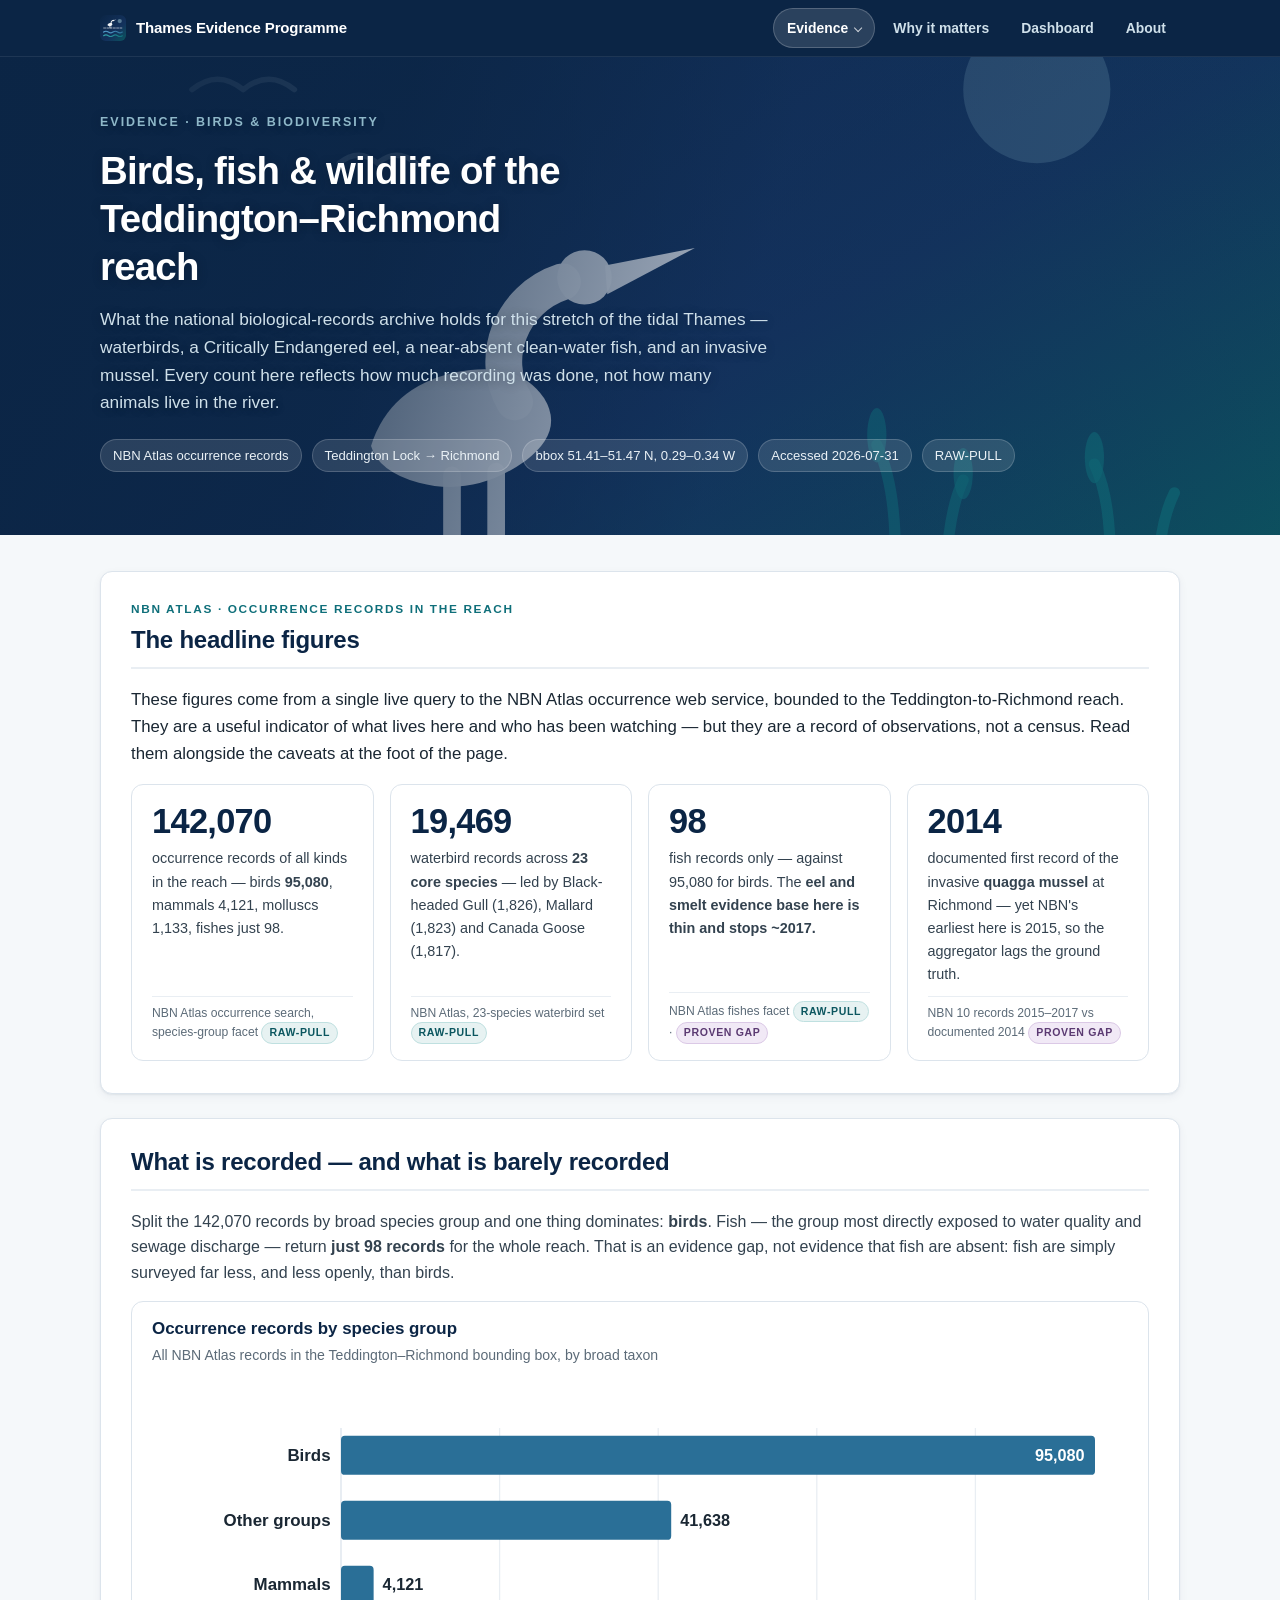
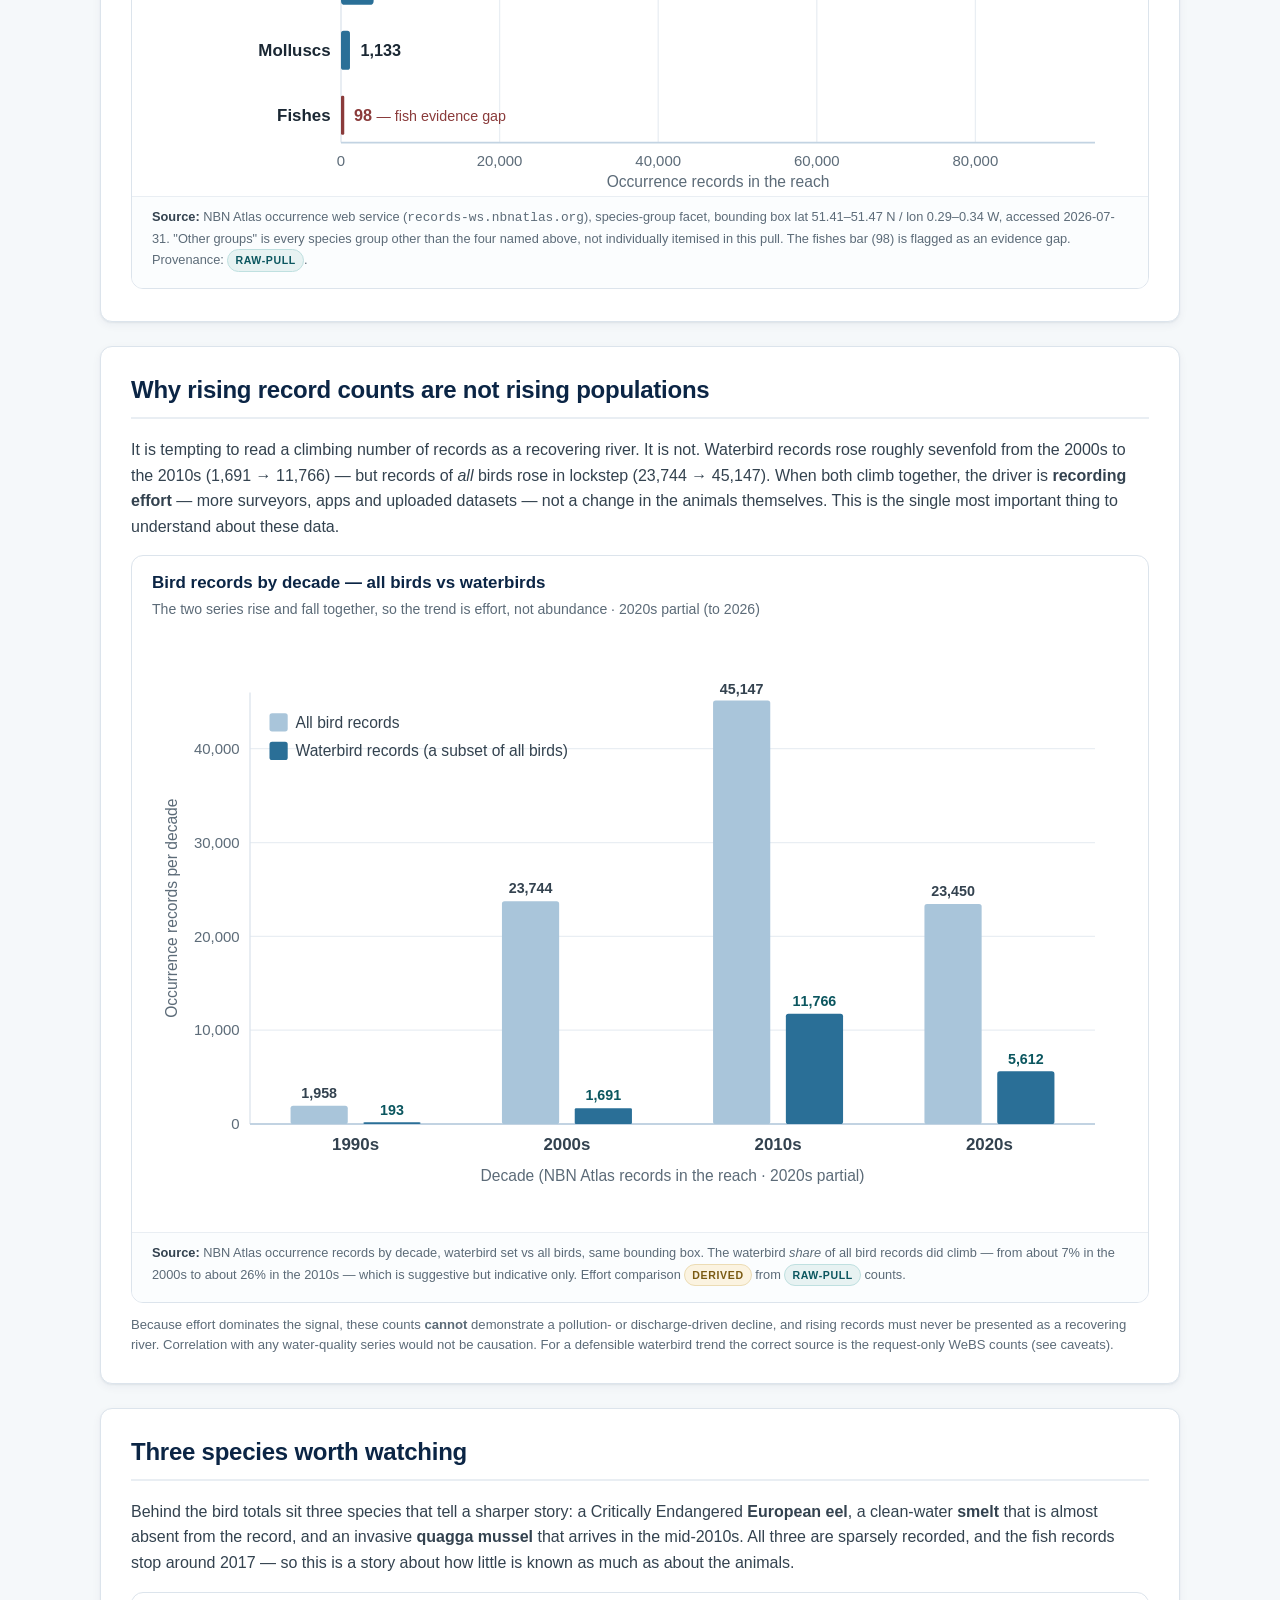
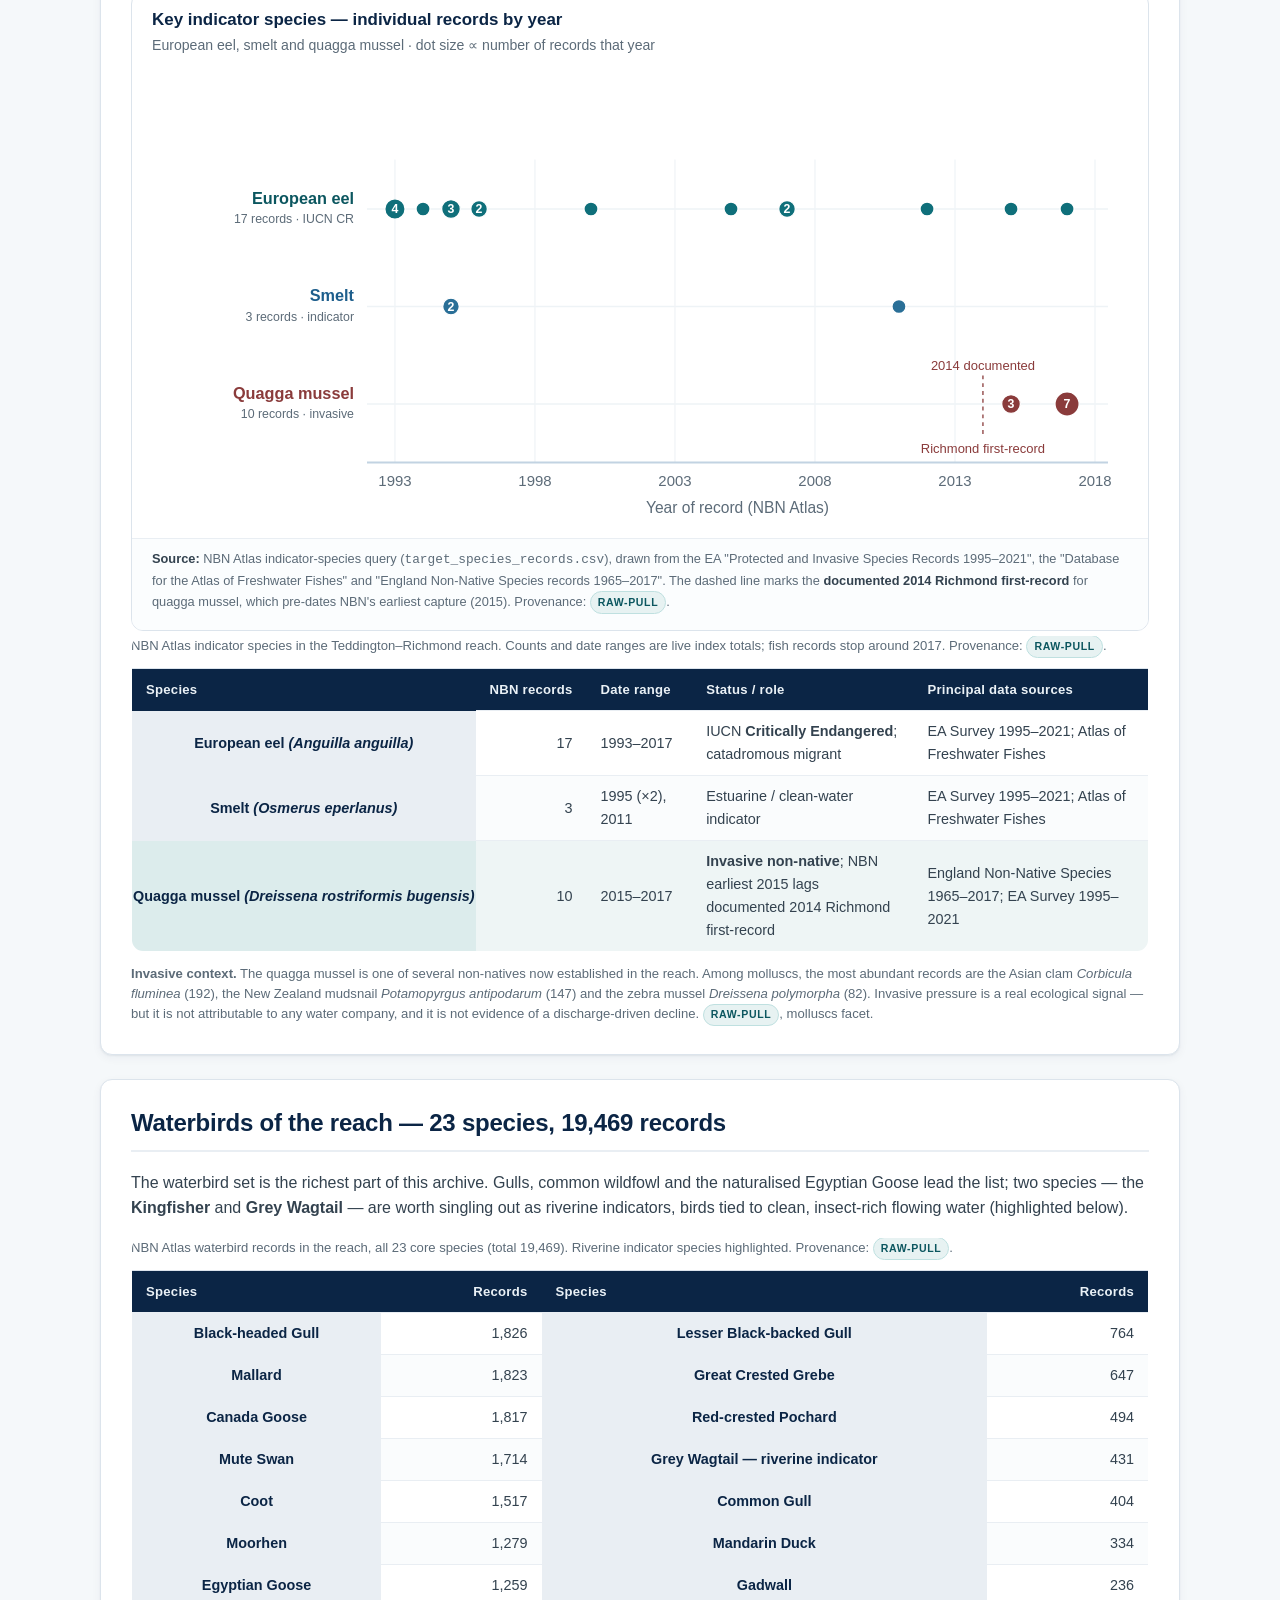
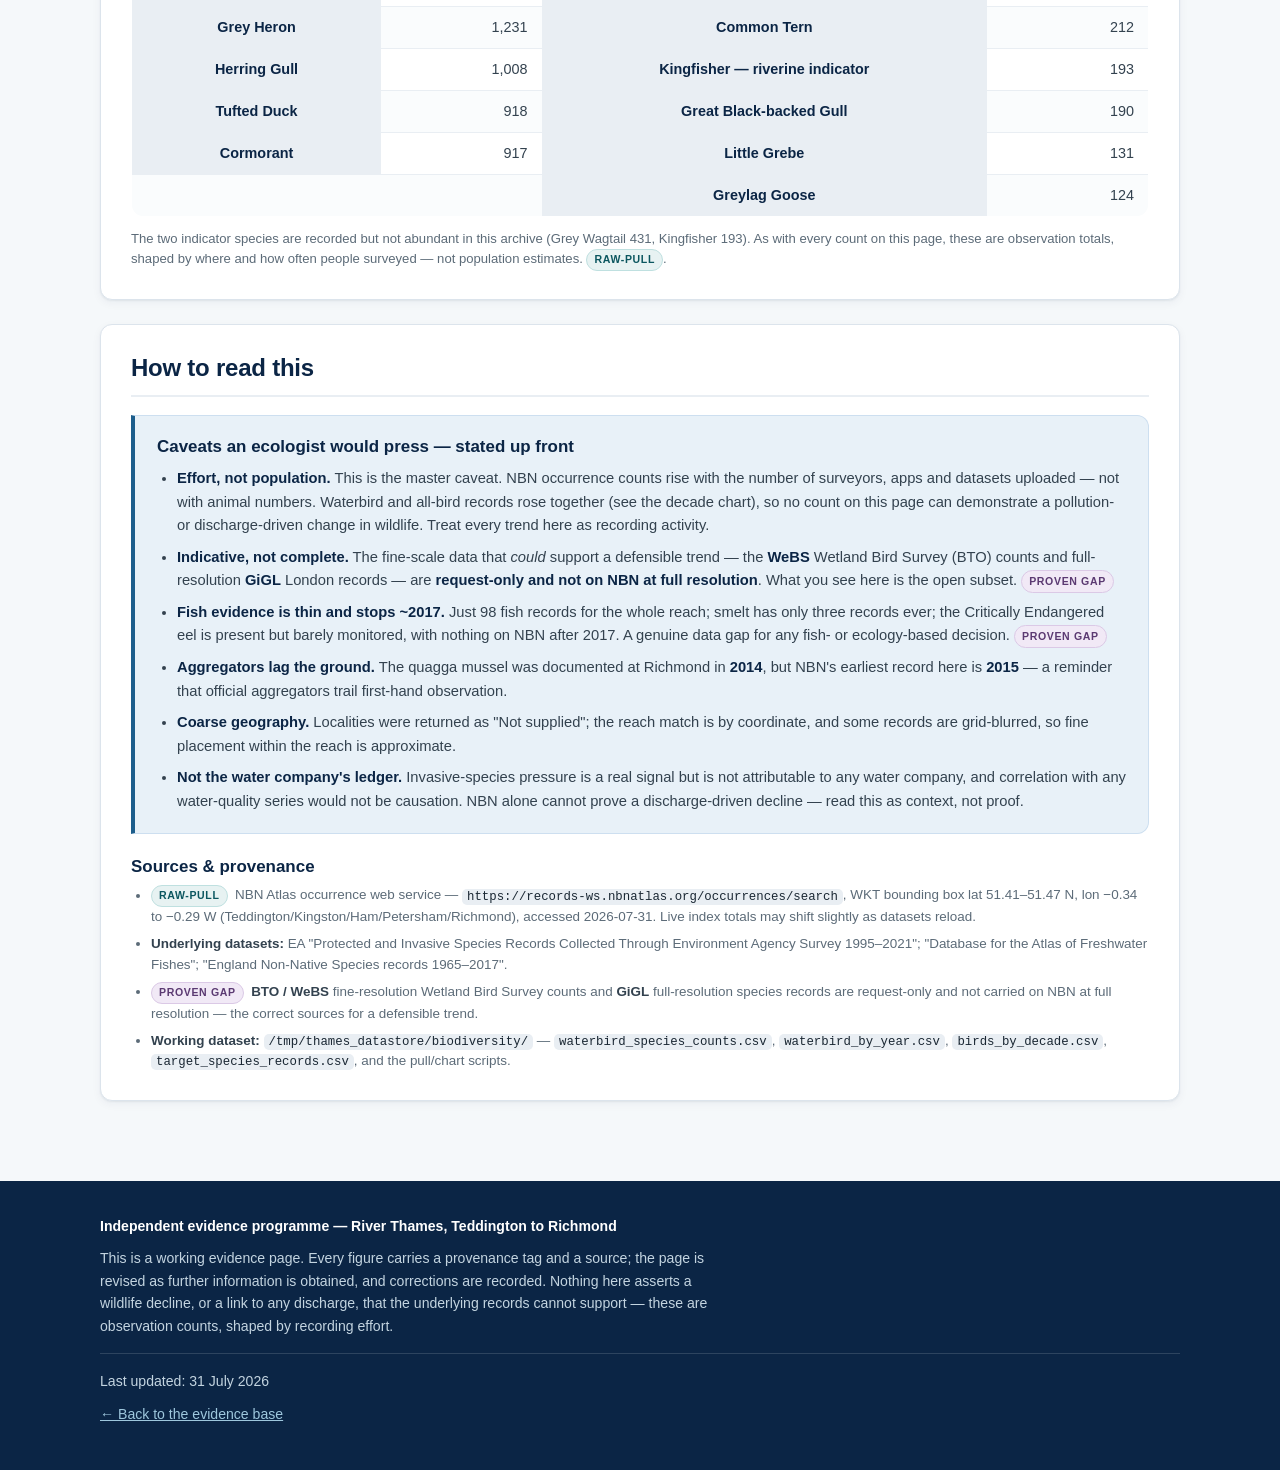
<file: docs/birds-biodiversity.html>
<!DOCTYPE html>
<html lang="en">
<head>
<meta charset="UTF-8">
<meta name="viewport" content="width=device-width, initial-scale=1.0">
<title>Birds, fish &amp; biodiversity — NBN Atlas occurrence records, Teddington–Richmond | Thames Evidence Programme</title>
<meta name="description" content="What the NBN Atlas records for the tidal Thames between Teddington Lock and Richmond: 142,070 occurrence records, 19,469 waterbird records across 23 species, a Critically Endangered European eel, near-absent smelt, and the arrival of the invasive quagga mussel. Counts reflect recording effort, not population — indicative, not complete.">
<meta name="robots" content="index, follow">
<meta name="color-scheme" content="light">
<link rel="icon" href="/favicon.ico" sizes="48x48">
<link rel="icon" href="/favicon.svg" type="image/svg+xml">
<link rel="apple-touch-icon" href="/apple-touch-icon.png">
<link rel="manifest" href="/site.webmanifest">
<meta name="theme-color" content="#0b2545">
<link rel="canonical" href="https://thamesevidence.org.uk/docs/birds-biodiversity.html">
<meta property="og:type" content="article">
<meta property="og:site_name" content="Thames Evidence Programme">
<meta property="og:url" content="https://thamesevidence.org.uk/docs/birds-biodiversity.html">
<meta property="og:image" content="https://thamesevidence.org.uk/images/brand/river-thames-evidence-programme-share.jpg">
<meta property="og:image:width" content="1200">
<meta property="og:image:height" content="630">
<meta name="twitter:card" content="summary_large_image">
<meta name="twitter:image" content="https://thamesevidence.org.uk/images/brand/river-thames-evidence-programme-share.jpg">
<link rel="stylesheet" href="/site.css">
</head>
<body>

<a class="skip" href="#figures">Skip to the figures</a>

<nav class="topnav" aria-label="Primary">
  <div class="wrap">
    <a class="brand" href="/"><span>Thames Evidence Programme</span></a>

    <input class="nav-toggle" type="checkbox" id="nav-toggle" aria-label="Show and hide the main menu">
    <span class="nav-burger" aria-hidden="true"><span></span><span></span><span></span></span>

    <div class="navpanel">
      <ul class="navlist">
        <li class="has-menu">
          <a href="/#evidence" aria-current="page">Evidence<i class="caret"></i></a>
          <div class="submenu">
            <p class="submenu-h">The river</p>
            <a href="/docs/water-quality.html">Water quality</a>
            <a href="/docs/sewage-mogden.html">Sewage &amp; storm overflows</a>
            <a href="/docs/wfd-status.html">WFD status &amp; compliance</a>
            <a href="/docs/bathing.html">Bathing water</a>
            <p class="submenu-h">Wildlife</p>
            <a href="/docs/fish.html">Fish &amp; aquatic ecology</a>
            <a href="/docs/invertebrates.html">Invertebrates</a>
            <a href="/docs/birds-biodiversity.html" aria-current="page">Birds &amp; biodiversity</a>
            <p class="submenu-h">Analysis</p>
            <a href="/docs/accountability.html">Accountability &amp; context</a>
            <a href="/docs/ownership.html">Ownership &amp; who decides</a>
            <a href="/docs/correlations.html">Cross-correlations</a>
          </div>
        </li>
        <li><a href="/why-it-matters.html">Why it matters</a></li>
        <li><a href="/docs/River-Thames-Programme-Dashboard.html">Dashboard</a></li>
        <li><a href="/#about">About</a></li>
      </ul>
    </div>
  </div>
</nav>

<header class="hero art hero--birds">
  <div class="wrap">
    <p class="eyebrow">Evidence · Birds &amp; biodiversity</p>
    <h1>Birds, fish &amp; wildlife of the Teddington–Richmond reach</h1>
    <p class="standfirst">
      What the national biological-records archive holds for this stretch of the tidal Thames —
      waterbirds, a Critically Endangered eel, a near-absent clean-water fish, and an invasive mussel.
      Every count here reflects how much recording was done, not how many animals live in the river.
    </p>
    <p class="meta">
      <span>NBN Atlas occurrence records</span>
      <span>Teddington Lock → Richmond</span>
      <span>bbox 51.41–51.47 N, 0.29–0.34 W</span>
      <span>Accessed 2026-07-31</span>
      <span>RAW-PULL</span>
    </p>
  </div>
</header>

<main>
  <div class="wrap">

    <!-- ===================== STAT TILES ===================== -->
    <section id="figures" aria-labelledby="figures-h">
      <p class="kicker">NBN Atlas · occurrence records in the reach</p>
      <h2 id="figures-h">The headline figures</h2>
      <p class="lede">
        These figures come from a single live query to the NBN Atlas occurrence web service, bounded to
        the Teddington-to-Richmond reach. They are a useful indicator of what lives here and who has been
        watching — but they are a record of observations, not a census. Read them alongside the caveats
        at the foot of the page.
      </p>

      <div class="tiles">
        <div class="tile">
          <div class="stat">142,070</div>
          <div class="stat-label">occurrence records of all kinds in the reach — birds <strong>95,080</strong>, mammals 4,121, molluscs 1,133, fishes just 98.</div>
          <div class="src">NBN Atlas occurrence search, species-group facet <span class="prov raw">RAW-PULL</span></div>
        </div>
        <div class="tile">
          <div class="stat">19,469</div>
          <div class="stat-label">waterbird records across <strong>23 core species</strong> — led by Black-headed Gull (1,826), Mallard (1,823) and Canada Goose (1,817).</div>
          <div class="src">NBN Atlas, 23-species waterbird set <span class="prov raw">RAW-PULL</span></div>
        </div>
        <div class="tile">
          <div class="stat">98</div>
          <div class="stat-label">fish records only — against 95,080 for birds. The <strong>eel and smelt evidence base here is thin and stops ~2017.</strong></div>
          <div class="src">NBN Atlas fishes facet <span class="prov raw">RAW-PULL</span> · <span class="prov gap">PROVEN GAP</span></div>
        </div>
        <div class="tile">
          <div class="stat">2014</div>
          <div class="stat-label">documented first record of the invasive <strong>quagga mussel</strong> at Richmond — yet NBN's earliest here is 2015, so the aggregator lags the ground truth.</div>
          <div class="src">NBN 10 records 2015–2017 vs documented 2014 <span class="prov gap">PROVEN GAP</span></div>
        </div>
      </div>
    </section>

    <!-- ===================== TAXON COMPOSITION ===================== -->
    <section id="composition" aria-labelledby="composition-h">
      <h2 id="composition-h">What is recorded — and what is barely recorded</h2>
      <p>
        Split the 142,070 records by broad species group and one thing dominates: <strong>birds</strong>.
        Fish — the group most directly exposed to water quality and sewage discharge — return
        <strong>just 98 records</strong> for the whole reach. That is an evidence gap, not evidence that
        fish are absent: fish are simply surveyed far less, and less openly, than birds.
      </p>

      <figure class="chart">
        <div class="chart-head">
          <h3>Occurrence records by species group</h3>
          <p>All NBN Atlas records in the Teddington–Richmond bounding box, by broad taxon</p>
        </div>
        <svg class="svg-chart" viewBox="0 0 760 320" role="img" aria-labelledby="taxTitle taxDesc" preserveAspectRatio="xMidYMid meet">
          <title id="taxTitle">NBN Atlas occurrence records by species group, Teddington to Richmond reach</title>
          <desc id="taxDesc">Horizontal bar chart of 142,070 occurrence records by species group. Birds dominate with 95,080 records. Every other species group not itemised here totals 41,638. Mammals 4,121, molluscs 1,133, and fishes only 98 — a striking under-representation of fish that reflects an evidence gap, not an absence of fish from the river.</desc>
          <g font-family="-apple-system,'Segoe UI',Roboto,Helvetica,Arial,sans-serif">
            <!-- vertical gridlines -->
            <g stroke="#e9eef3" stroke-width="1">
              <line x1="272" y1="40" x2="272" y2="282"/>
              <line x1="394" y1="40" x2="394" y2="282"/>
              <line x1="516" y1="40" x2="516" y2="282"/>
              <line x1="638" y1="40" x2="638" y2="282"/>
            </g>
            <!-- axes -->
            <line x1="150" y1="40" x2="150" y2="282" stroke="#dce4ec" stroke-width="1"/>
            <line x1="150" y1="282" x2="730" y2="282" stroke="#c2d3e2" stroke-width="1.5"/>
            <!-- x scale labels -->
            <g fill="#5c6b78" font-size="11.5" text-anchor="middle">
              <text x="150" y="300">0</text>
              <text x="272" y="300">20,000</text>
              <text x="394" y="300">40,000</text>
              <text x="516" y="300">60,000</text>
              <text x="638" y="300">80,000</text>
            </g>
            <text x="440" y="316" fill="#5c6b78" font-size="12" text-anchor="middle">Occurrence records in the reach</text>
            <!-- bars -->
            <g fill="#2a6f97">
              <g><title>Birds: 95,080 records</title><rect x="150" y="46" width="580" height="30" rx="3"/></g>
              <g><title>All other species groups (not itemised): 41,638 records</title><rect x="150" y="96" width="254" height="30" rx="3"/></g>
              <g><title>Mammals: 4,121 records</title><rect x="150" y="146" width="25.1" height="30" rx="3"/></g>
              <g><title>Molluscs: 1,133 records</title><rect x="150" y="196" width="6.9" height="30" rx="2"/></g>
            </g>
            <g><title>Fishes: only 98 records</title><rect x="150" y="246" width="2.5" height="30" rx="1" fill="#8a3b3b"/></g>
            <!-- taxon labels -->
            <g fill="#1a2733" font-size="13" font-weight="600" text-anchor="end">
              <text x="142" y="65">Birds</text>
              <text x="142" y="115">Other groups</text>
              <text x="142" y="165">Mammals</text>
              <text x="142" y="215">Molluscs</text>
              <text x="142" y="265">Fishes</text>
            </g>
            <!-- value labels -->
            <g font-size="12.5" font-weight="700">
              <text x="722" y="65" fill="#ffffff" text-anchor="end">95,080</text>
              <text x="411" y="115" fill="#1a2733">41,638</text>
              <text x="182" y="165" fill="#1a2733">4,121</text>
              <text x="165" y="215" fill="#1a2733">1,133</text>
              <text x="160" y="265" fill="#8a3b3b">98 <tspan font-weight="400" font-size="11">— fish evidence gap</tspan></text>
            </g>
          </g>
        </svg>
        <figcaption>
          <strong>Source:</strong> NBN Atlas occurrence web service (<code>records-ws.nbnatlas.org</code>),
          species-group facet, bounding box lat&nbsp;51.41–51.47&nbsp;N / lon&nbsp;0.29–0.34&nbsp;W, accessed 2026-07-31.
          "Other groups" is every species group other than the four named above, not individually itemised in
          this pull. The fishes bar (98) is flagged as an evidence gap. Provenance: <span class="prov raw">RAW-PULL</span>.
        </figcaption>
      </figure>
    </section>

    <!-- ===================== EFFORT, NOT POPULATION ===================== -->
    <section id="effort" aria-labelledby="effort-h">
      <h2 id="effort-h">Why rising record counts are not rising populations</h2>
      <p>
        It is tempting to read a climbing number of records as a recovering river. It is not. Waterbird
        records rose roughly sevenfold from the 2000s to the 2010s (1,691 → 11,766) — but records of
        <em>all</em> birds rose in lockstep (23,744 → 45,147). When both climb together, the driver is
        <strong>recording effort</strong> — more surveyors, apps and uploaded datasets — not a change in
        the animals themselves. This is the single most important thing to understand about these data.
      </p>

      <figure class="chart">
        <div class="chart-head">
          <h3>Bird records by decade — all birds vs waterbirds</h3>
          <p>The two series rise and fall together, so the trend is effort, not abundance · 2020s partial (to 2026)</p>
        </div>
        <svg class="svg-chart" viewBox="0 0 760 460" role="img" aria-labelledby="decTitle decDesc" preserveAspectRatio="xMidYMid meet">
          <title id="decTitle">Bird occurrence records by decade, all birds versus waterbirds</title>
          <desc id="decDesc">Grouped bar chart from the 1990s to the 2020s. All-bird records: 1,958 in the 1990s, 23,744 in the 2000s, 45,147 in the 2010s, and 23,450 in the partial 2020s. Waterbird records rise and fall in step: 193, then 1,691, then 11,766, then 5,612. Because both series climb and fall together, the pattern reflects recording effort, not a change in bird populations.</desc>
          <g font-family="-apple-system,'Segoe UI',Roboto,Helvetica,Arial,sans-serif">
            <!-- gridlines -->
            <g stroke="#e9eef3" stroke-width="1">
              <line x1="80" y1="307.8" x2="730" y2="307.8"/>
              <line x1="80" y1="235.7" x2="730" y2="235.7"/>
              <line x1="80" y1="163.5" x2="730" y2="163.5"/>
              <line x1="80" y1="91.3" x2="730" y2="91.3"/>
            </g>
            <!-- y labels -->
            <g fill="#5c6b78" font-size="11.5" text-anchor="end">
              <text x="72" y="384">0</text>
              <text x="72" y="311.8">10,000</text>
              <text x="72" y="239.7">20,000</text>
              <text x="72" y="167.5">30,000</text>
              <text x="72" y="95.3">40,000</text>
            </g>
            <!-- axes -->
            <line x1="80" y1="48" x2="80" y2="380" stroke="#dce4ec" stroke-width="1"/>
            <line x1="80" y1="380" x2="730" y2="380" stroke="#c2d3e2" stroke-width="1.5"/>
            <text x="24" y="214" fill="#5c6b78" font-size="12" text-anchor="middle" transform="rotate(-90 24 214)">Occurrence records per decade</text>
            <!-- legend -->
            <g>
              <rect x="95" y="64" width="14" height="14" rx="2" fill="#a9c5da"/>
              <text x="115" y="75" fill="#33424f" font-size="12">All bird records</text>
              <rect x="95" y="86" width="14" height="14" rx="2" fill="#2a6f97"/>
              <text x="115" y="97" fill="#33424f" font-size="12">Waterbird records (a subset of all birds)</text>
            </g>
            <!-- all-bird bars -->
            <g fill="#a9c5da">
              <g><title>1990s: 1,958 all-bird records</title><rect x="111.2" y="365.9" width="44" height="14.1" rx="2"/></g>
              <g><title>2000s: 23,744 all-bird records</title><rect x="273.8" y="208.6" width="44" height="171.4" rx="2"/></g>
              <g><title>2010s: 45,147 all-bird records</title><rect x="436.2" y="54.2" width="44" height="325.8" rx="2"/></g>
              <g><title>2020s (partial): 23,450 all-bird records</title><rect x="598.8" y="210.8" width="44" height="169.2" rx="2"/></g>
            </g>
            <!-- waterbird bars -->
            <g fill="#2a6f97">
              <g><title>1990s: 193 waterbird records</title><rect x="167.2" y="378.6" width="44" height="1.4" rx="1"/></g>
              <g><title>2000s: 1,691 waterbird records</title><rect x="329.8" y="367.8" width="44" height="12.2" rx="1"/></g>
              <g><title>2010s: 11,766 waterbird records</title><rect x="492.2" y="295.1" width="44" height="84.9" rx="2"/></g>
              <g><title>2020s (partial): 5,612 waterbird records</title><rect x="654.8" y="339.5" width="44" height="40.5" rx="2"/></g>
            </g>
            <!-- value labels -->
            <g font-size="11" text-anchor="middle">
              <g fill="#33424f" font-weight="600">
                <text x="133.2" y="360">1,958</text>
                <text x="295.8" y="202.6">23,744</text>
                <text x="458.2" y="49">45,147</text>
                <text x="620.8" y="204.8">23,450</text>
              </g>
              <g fill="#0b565f" font-weight="700">
                <text x="189.2" y="373">193</text>
                <text x="351.8" y="361.8">1,691</text>
                <text x="514.2" y="289.1">11,766</text>
                <text x="676.8" y="333.5">5,612</text>
              </g>
            </g>
            <!-- x labels -->
            <g fill="#33424f" font-size="13" font-weight="600" text-anchor="middle">
              <text x="161.2" y="400">1990s</text>
              <text x="323.8" y="400">2000s</text>
              <text x="486.2" y="400">2010s</text>
              <text x="648.8" y="400">2020s</text>
            </g>
            <text x="405" y="424" fill="#5c6b78" font-size="12" text-anchor="middle">Decade (NBN Atlas records in the reach · 2020s partial)</text>
          </g>
        </svg>
        <figcaption>
          <strong>Source:</strong> NBN Atlas occurrence records by decade, waterbird set vs all birds,
          same bounding box. The waterbird <em>share</em> of all bird records did climb — from about
          7% in the 2000s to about 26% in the 2010s — which is suggestive but indicative only. Effort
          comparison <span class="prov derived">DERIVED</span> from <span class="prov raw">RAW-PULL</span> counts.
        </figcaption>
      </figure>
      <p class="note">
        Because effort dominates the signal, these counts <strong>cannot</strong> demonstrate a
        pollution- or discharge-driven decline, and rising records must never be presented as a recovering
        river. Correlation with any water-quality series would not be causation. For a defensible waterbird
        trend the correct source is the request-only WeBS counts (see caveats).
      </p>
    </section>

    <!-- ===================== INDICATOR SPECIES ===================== -->
    <section id="indicators" aria-labelledby="indicators-h">
      <h2 id="indicators-h">Three species worth watching</h2>
      <p>
        Behind the bird totals sit three species that tell a sharper story: a Critically Endangered
        <strong>European eel</strong>, a clean-water <strong>smelt</strong> that is almost absent from the
        record, and an invasive <strong>quagga mussel</strong> that arrives in the mid-2010s. All three are
        sparsely recorded, and the fish records stop around 2017 — so this is a story about how little is
        known as much as about the animals.
      </p>

      <figure class="chart">
        <div class="chart-head">
          <h3>Key indicator species — individual records by year</h3>
          <p>European eel, smelt and quagga mussel · dot size ∝ number of records that year</p>
        </div>
        <svg class="svg-chart" viewBox="0 0 760 360" role="img" aria-labelledby="indTitle indDesc" preserveAspectRatio="xMidYMid meet">
          <title id="indTitle">Key indicator species occurrences by year: European eel, smelt and quagga mussel</title>
          <desc id="indDesc">Timeline of individual NBN records from 1993 to 2017. European eel appears in 17 records between 1993 and 2017, then stops. Smelt has only three records ever — two in 1995 and one in 2011. Quagga mussel, an invasive, appears only from 2015 to 2017 (3 then 7 records) — later than the documented 2014 Richmond first-record. Dot size is proportional to the number of records in that year.</desc>
          <g font-family="-apple-system,'Segoe UI',Roboto,Helvetica,Arial,sans-serif">
            <!-- lane guides -->
            <g stroke="#eef3f6" stroke-width="1">
              <line x1="170" y1="110" x2="740" y2="110"/>
              <line x1="170" y1="185" x2="740" y2="185"/>
              <line x1="170" y1="260" x2="740" y2="260"/>
            </g>
            <!-- year gridlines -->
            <g stroke="#f0f4f7" stroke-width="1">
              <line x1="191.5" y1="72" x2="191.5" y2="305"/>
              <line x1="299.2" y1="72" x2="299.2" y2="305"/>
              <line x1="406.9" y1="72" x2="406.9" y2="305"/>
              <line x1="514.6" y1="72" x2="514.6" y2="305"/>
              <line x1="622.3" y1="72" x2="622.3" y2="305"/>
              <line x1="730" y1="72" x2="730" y2="305"/>
            </g>
            <!-- x axis -->
            <line x1="170" y1="305" x2="740" y2="305" stroke="#c2d3e2" stroke-width="1.5"/>
            <g fill="#5c6b78" font-size="11.5" text-anchor="middle">
              <text x="191.5" y="323">1993</text>
              <text x="299.2" y="323">1998</text>
              <text x="406.9" y="323">2003</text>
              <text x="514.6" y="323">2008</text>
              <text x="622.3" y="323">2013</text>
              <text x="730" y="323">2018</text>
            </g>
            <text x="455" y="344" fill="#5c6b78" font-size="12" text-anchor="middle">Year of record (NBN Atlas)</text>
            <!-- lane labels -->
            <g text-anchor="end">
              <text x="160" y="106" fill="#0b565f" font-size="12.5" font-weight="700">European eel</text>
              <text x="160" y="121" fill="#5c6b78" font-size="9.5">17 records · IUCN CR</text>
              <text x="160" y="181" fill="#1d5e8c" font-size="12.5" font-weight="700">Smelt</text>
              <text x="160" y="196" fill="#5c6b78" font-size="9.5">3 records · indicator</text>
              <text x="160" y="256" fill="#8a3b3b" font-size="12.5" font-weight="700">Quagga mussel</text>
              <text x="160" y="271" fill="#5c6b78" font-size="9.5">10 records · invasive</text>
            </g>
            <!-- 2014 documented-first-record annotation -->
            <g>
              <line x1="643.8" y1="238" x2="643.8" y2="284" stroke="#8a3b3b" stroke-width="1" stroke-dasharray="3 3"/>
              <text x="643.8" y="234" fill="#8a3b3b" font-size="10" text-anchor="middle">2014 documented</text>
              <text x="643.8" y="298" fill="#8a3b3b" font-size="10" text-anchor="middle">Richmond first-record</text>
            </g>
            <!-- eel dots -->
            <g fill="#0f6f7a" stroke="#ffffff" stroke-width="1">
              <g><title>European eel — 1993: 4 records</title><circle cx="191.5" cy="110" r="7.8"/></g>
              <g><title>European eel — 1994: 1 record</title><circle cx="213.1" cy="110" r="5.4"/></g>
              <g><title>European eel — 1995: 3 records</title><circle cx="234.6" cy="110" r="7.2"/></g>
              <g><title>European eel — 1996: 2 records</title><circle cx="256.2" cy="110" r="6.4"/></g>
              <g><title>European eel — 2000: 1 record</title><circle cx="342.3" cy="110" r="5.4"/></g>
              <g><title>European eel — 2005: 1 record</title><circle cx="450.0" cy="110" r="5.4"/></g>
              <g><title>European eel — 2007: 2 records</title><circle cx="493.1" cy="110" r="6.4"/></g>
              <g><title>European eel — 2012: 1 record</title><circle cx="600.8" cy="110" r="5.4"/></g>
              <g><title>European eel — 2015: 1 record</title><circle cx="665.4" cy="110" r="5.4"/></g>
              <g><title>European eel — 2017: 1 record</title><circle cx="708.5" cy="110" r="5.4"/></g>
            </g>
            <!-- smelt dots -->
            <g fill="#2a6f97" stroke="#ffffff" stroke-width="1">
              <g><title>Smelt — 1995: 2 records</title><circle cx="234.6" cy="185" r="6.4"/></g>
              <g><title>Smelt — 2011: 1 record</title><circle cx="579.2" cy="185" r="5.4"/></g>
            </g>
            <!-- quagga dots -->
            <g fill="#8a3b3b" stroke="#ffffff" stroke-width="1">
              <g><title>Quagga mussel — 2015: 3 records (NBN earliest here)</title><circle cx="665.4" cy="260" r="7.2"/></g>
              <g><title>Quagga mussel — 2017: 7 records</title><circle cx="708.5" cy="260" r="9.3"/></g>
            </g>
            <!-- count labels for years with 2+ records -->
            <g fill="#ffffff" font-size="9.5" font-weight="700" text-anchor="middle">
              <text x="191.5" y="113.4">4</text>
              <text x="234.6" y="113.4">3</text>
              <text x="256.2" y="113.4">2</text>
              <text x="493.1" y="113.4">2</text>
              <text x="234.6" y="188.4">2</text>
              <text x="665.4" y="263.4">3</text>
              <text x="708.5" y="263.4">7</text>
            </g>
          </g>
        </svg>
        <figcaption>
          <strong>Source:</strong> NBN Atlas indicator-species query (<code>target_species_records.csv</code>),
          drawn from the EA "Protected and Invasive Species Records 1995–2021", the "Database for the Atlas
          of Freshwater Fishes" and "England Non-Native Species records 1965–2017". The dashed line marks the
          <strong>documented 2014 Richmond first-record</strong> for quagga mussel, which pre-dates NBN's
          earliest capture (2015). Provenance: <span class="prov raw">RAW-PULL</span>.
        </figcaption>
      </figure>

      <div class="table-wrap">
        <table class="data">
          <caption>
            NBN Atlas indicator species in the Teddington–Richmond reach. Counts and date ranges are live
            index totals; fish records stop around 2017. Provenance: <span class="prov raw">RAW-PULL</span>.
          </caption>
          <thead>
            <tr>
              <th scope="col">Species</th>
              <th scope="col" class="num">NBN records</th>
              <th scope="col">Date range</th>
              <th scope="col">Status / role</th>
              <th scope="col">Principal data sources</th>
            </tr>
          </thead>
          <tbody>
            <tr>
              <th scope="row">European eel <em>(Anguilla anguilla)</em></th>
              <td class="num">17</td>
              <td>1993–2017</td>
              <td>IUCN <strong>Critically Endangered</strong>; catadromous migrant</td>
              <td>EA Survey 1995–2021; Atlas of Freshwater Fishes</td>
            </tr>
            <tr>
              <th scope="row">Smelt <em>(Osmerus eperlanus)</em></th>
              <td class="num">3</td>
              <td>1995 (×2), 2011</td>
              <td>Estuarine / clean-water indicator</td>
              <td>EA Survey 1995–2021; Atlas of Freshwater Fishes</td>
            </tr>
            <tr class="is-peak">
              <th scope="row">Quagga mussel <em>(Dreissena rostriformis bugensis)</em></th>
              <td class="num">10</td>
              <td>2015–2017</td>
              <td><strong>Invasive non-native</strong>; NBN earliest 2015 lags documented 2014 Richmond first-record</td>
              <td>England Non-Native Species 1965–2017; EA Survey 1995–2021</td>
            </tr>
          </tbody>
        </table>
      </div>
      <p class="note">
        <strong>Invasive context.</strong> The quagga mussel is one of several non-natives now established
        in the reach. Among molluscs, the most abundant records are the Asian clam <em>Corbicula fluminea</em>
        (192), the New Zealand mudsnail <em>Potamopyrgus antipodarum</em> (147) and the zebra mussel
        <em>Dreissena polymorpha</em> (82). Invasive pressure is a real ecological signal — but it is not
        attributable to any water company, and it is not evidence of a discharge-driven decline.
        <span class="prov raw">RAW-PULL</span>, molluscs facet.
      </p>
    </section>

    <!-- ===================== WATERBIRDS ===================== -->
    <section id="waterbirds" aria-labelledby="waterbirds-h">
      <h2 id="waterbirds-h">Waterbirds of the reach — 23 species, 19,469 records</h2>
      <p>
        The waterbird set is the richest part of this archive. Gulls, common wildfowl and the naturalised
        Egyptian Goose lead the list; two species — the <strong>Kingfisher</strong> and <strong>Grey
        Wagtail</strong> — are worth singling out as riverine indicators, birds tied to clean, insect-rich
        flowing water (highlighted below).
      </p>

      <div class="table-wrap">
        <table class="data">
          <caption>
            NBN Atlas waterbird records in the reach, all 23 core species (total 19,469). Riverine indicator
            species highlighted. Provenance: <span class="prov raw">RAW-PULL</span>.
          </caption>
          <thead>
            <tr>
              <th scope="col">Species</th>
              <th scope="col" class="num">Records</th>
              <th scope="col">Species</th>
              <th scope="col" class="num">Records</th>
            </tr>
          </thead>
          <tbody>
            <tr><th scope="row">Black-headed Gull</th><td class="num">1,826</td><th scope="row">Lesser Black-backed Gull</th><td class="num">764</td></tr>
            <tr><th scope="row">Mallard</th><td class="num">1,823</td><th scope="row">Great Crested Grebe</th><td class="num">647</td></tr>
            <tr><th scope="row">Canada Goose</th><td class="num">1,817</td><th scope="row">Red-crested Pochard</th><td class="num">494</td></tr>
            <tr><th scope="row">Mute Swan</th><td class="num">1,714</td><th scope="row" class="is-peak">Grey Wagtail — riverine indicator</th><td class="num">431</td></tr>
            <tr><th scope="row">Coot</th><td class="num">1,517</td><th scope="row">Common Gull</th><td class="num">404</td></tr>
            <tr><th scope="row">Moorhen</th><td class="num">1,279</td><th scope="row">Mandarin Duck</th><td class="num">334</td></tr>
            <tr><th scope="row">Egyptian Goose</th><td class="num">1,259</td><th scope="row">Gadwall</th><td class="num">236</td></tr>
            <tr><th scope="row">Grey Heron</th><td class="num">1,231</td><th scope="row">Common Tern</th><td class="num">212</td></tr>
            <tr><th scope="row">Herring Gull</th><td class="num">1,008</td><th scope="row" class="is-peak">Kingfisher — riverine indicator</th><td class="num">193</td></tr>
            <tr><th scope="row">Tufted Duck</th><td class="num">918</td><th scope="row">Great Black-backed Gull</th><td class="num">190</td></tr>
            <tr><th scope="row">Cormorant</th><td class="num">917</td><th scope="row">Little Grebe</th><td class="num">131</td></tr>
            <tr><td aria-hidden="true"></td><td aria-hidden="true"></td><th scope="row">Greylag Goose</th><td class="num">124</td></tr>
          </tbody>
        </table>
      </div>
      <p class="note">
        The two indicator species are recorded but not abundant in this archive (Grey Wagtail 431, Kingfisher
        193). As with every count on this page, these are observation totals, shaped by where and how often
        people surveyed — not population estimates. <span class="prov raw">RAW-PULL</span>.
      </p>
    </section>

    <!-- ===================== HOW TO READ THIS ===================== -->
    <section id="read" aria-labelledby="read-h">
      <h2 id="read-h">How to read this</h2>
      <div class="caveats">
        <h3>Caveats an ecologist would press — stated up front</h3>
        <ul>
          <li><strong>Effort, not population.</strong> This is the master caveat. NBN occurrence counts rise
            with the number of surveyors, apps and datasets uploaded — not with animal numbers. Waterbird and
            all-bird records rose together (see the decade chart), so no count on this page can demonstrate a
            pollution- or discharge-driven change in wildlife. Treat every trend here as recording activity.</li>
          <li><strong>Indicative, not complete.</strong> The fine-scale data that <em>could</em> support a
            defensible trend — the <strong>WeBS</strong> Wetland Bird Survey (BTO) counts and full-resolution
            <strong>GiGL</strong> London records — are <strong>request-only and not on NBN at full resolution</strong>.
            What you see here is the open subset. <span class="prov gap">PROVEN GAP</span></li>
          <li><strong>Fish evidence is thin and stops ~2017.</strong> Just 98 fish records for the whole reach;
            smelt has only three records ever; the Critically Endangered eel is present but barely monitored,
            with nothing on NBN after 2017. A genuine data gap for any fish- or ecology-based decision.
            <span class="prov gap">PROVEN GAP</span></li>
          <li><strong>Aggregators lag the ground.</strong> The quagga mussel was documented at Richmond in
            <strong>2014</strong>, but NBN's earliest record here is <strong>2015</strong> — a reminder that
            official aggregators trail first-hand observation.</li>
          <li><strong>Coarse geography.</strong> Localities were returned as "Not supplied"; the reach match is
            by coordinate, and some records are grid-blurred, so fine placement within the reach is approximate.</li>
          <li><strong>Not the water company's ledger.</strong> Invasive-species pressure is a real signal but is
            not attributable to any water company, and correlation with any water-quality series would not be
            causation. NBN alone cannot prove a discharge-driven decline — read this as context, not proof.</li>
        </ul>
      </div>

      <h3 class="subhead">Sources &amp; provenance</h3>
      <ul class="sourcelist">
        <li><span class="prov raw">RAW-PULL</span> &nbsp;NBN Atlas occurrence web service — <code>https://records-ws.nbnatlas.org/occurrences/search</code>, WKT bounding box lat 51.41–51.47 N, lon −0.34 to −0.29 W (Teddington/Kingston/Ham/Petersham/Richmond), accessed 2026-07-31. Live index totals may shift slightly as datasets reload.</li>
        <li><strong>Underlying datasets:</strong> EA "Protected and Invasive Species Records Collected Through Environment Agency Survey 1995–2021"; "Database for the Atlas of Freshwater Fishes"; "England Non-Native Species records 1965–2017".</li>
        <li><span class="prov gap">PROVEN GAP</span> &nbsp;<strong>BTO / WeBS</strong> fine-resolution Wetland Bird Survey counts and <strong>GiGL</strong> full-resolution species records are request-only and not carried on NBN at full resolution — the correct sources for a defensible trend.</li>
        <li><strong>Working dataset:</strong> <code>/tmp/thames_datastore/biodiversity/</code> — <code>waterbird_species_counts.csv</code>, <code>waterbird_by_year.csv</code>, <code>birds_by_decade.csv</code>, <code>target_species_records.csv</code>, and the pull/chart scripts.</li>
      </ul>
    </section>

  </div>
</main>

<footer class="site">
  <div class="wrap">
    <p><strong>Independent evidence programme — River Thames, Teddington to Richmond</strong></p>
    <p>
      This is a working evidence page. Every figure carries a provenance tag and a source; the page is
      revised as further information is obtained, and corrections are recorded. Nothing here asserts a
      wildlife decline, or a link to any discharge, that the underlying records cannot support — these are
      observation counts, shaped by recording effort.
    </p>
    <div class="rule"></div>
    <p>Last updated: <time datetime="2026-07-31">31 July 2026</time></p>
    <p><a href="/#evidence">← Back to the evidence base</a></p>
  </div>
</footer>

</body>
</html>
</file>
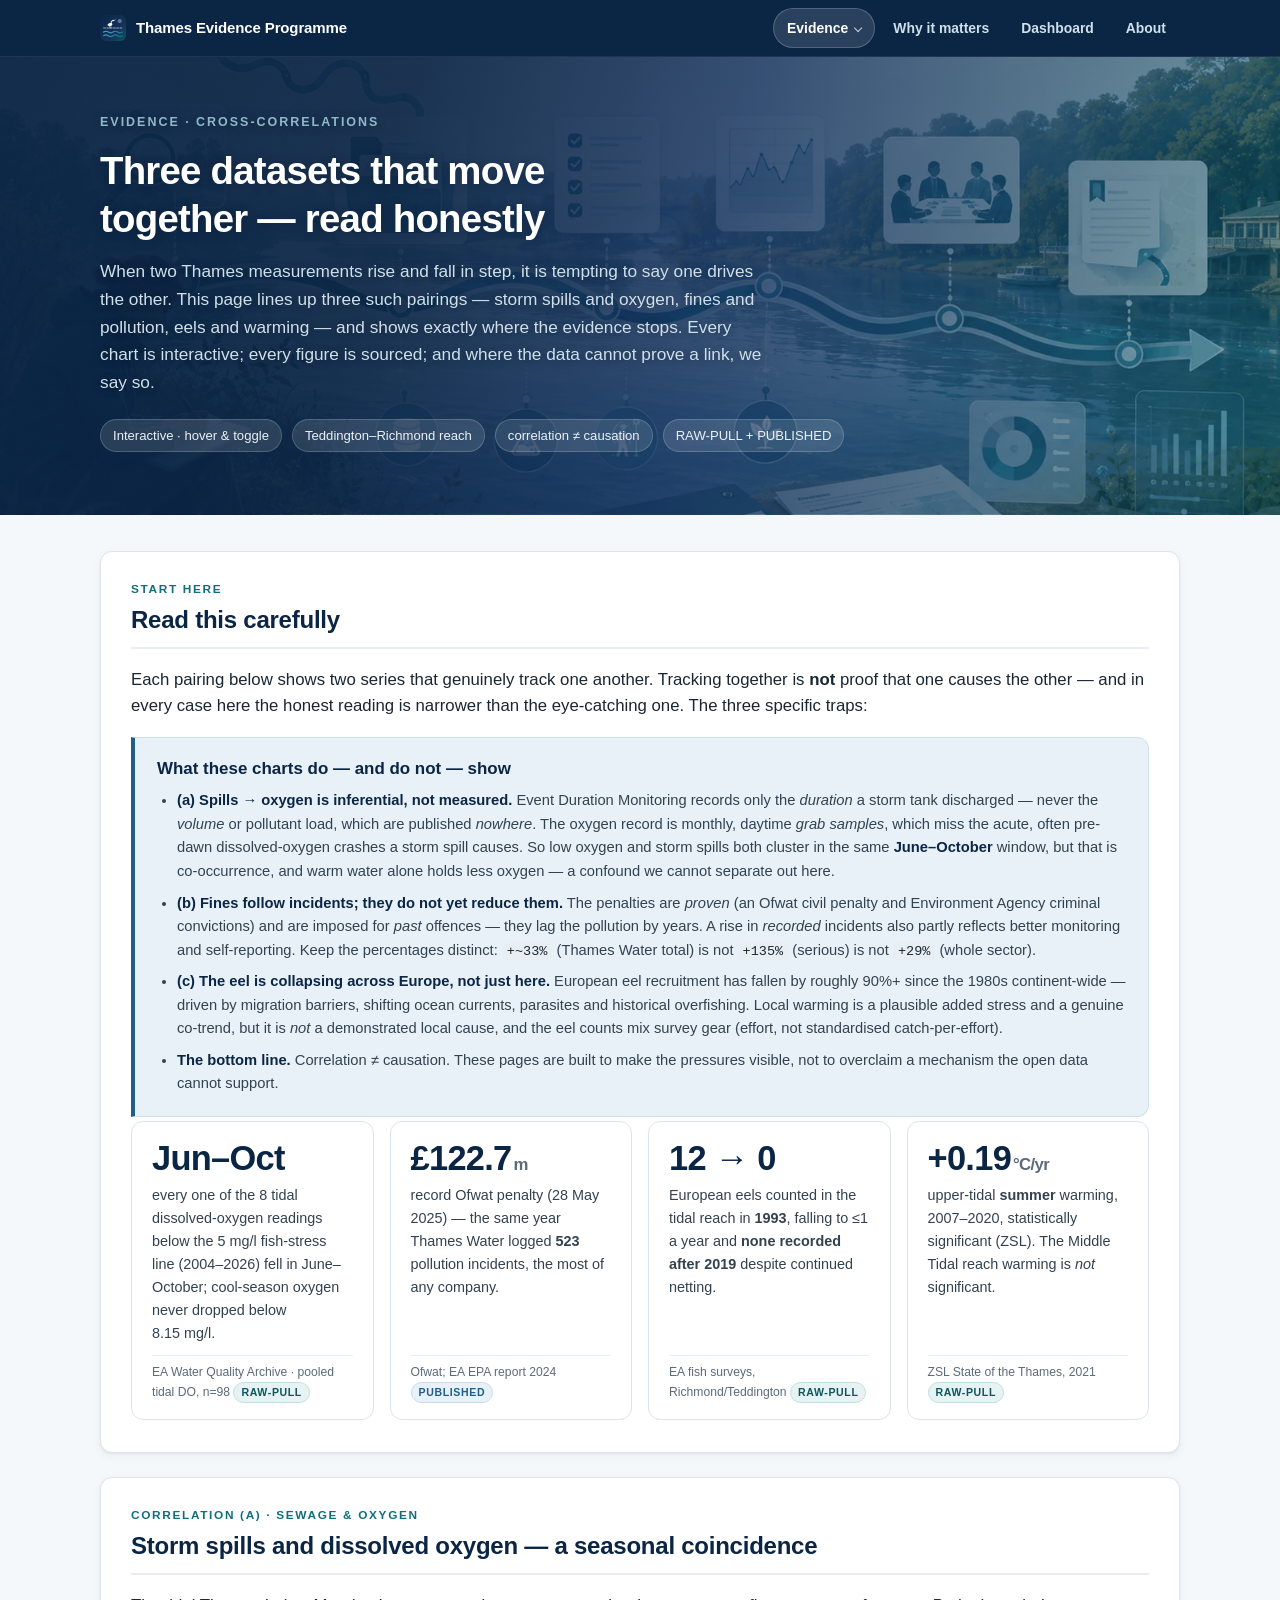
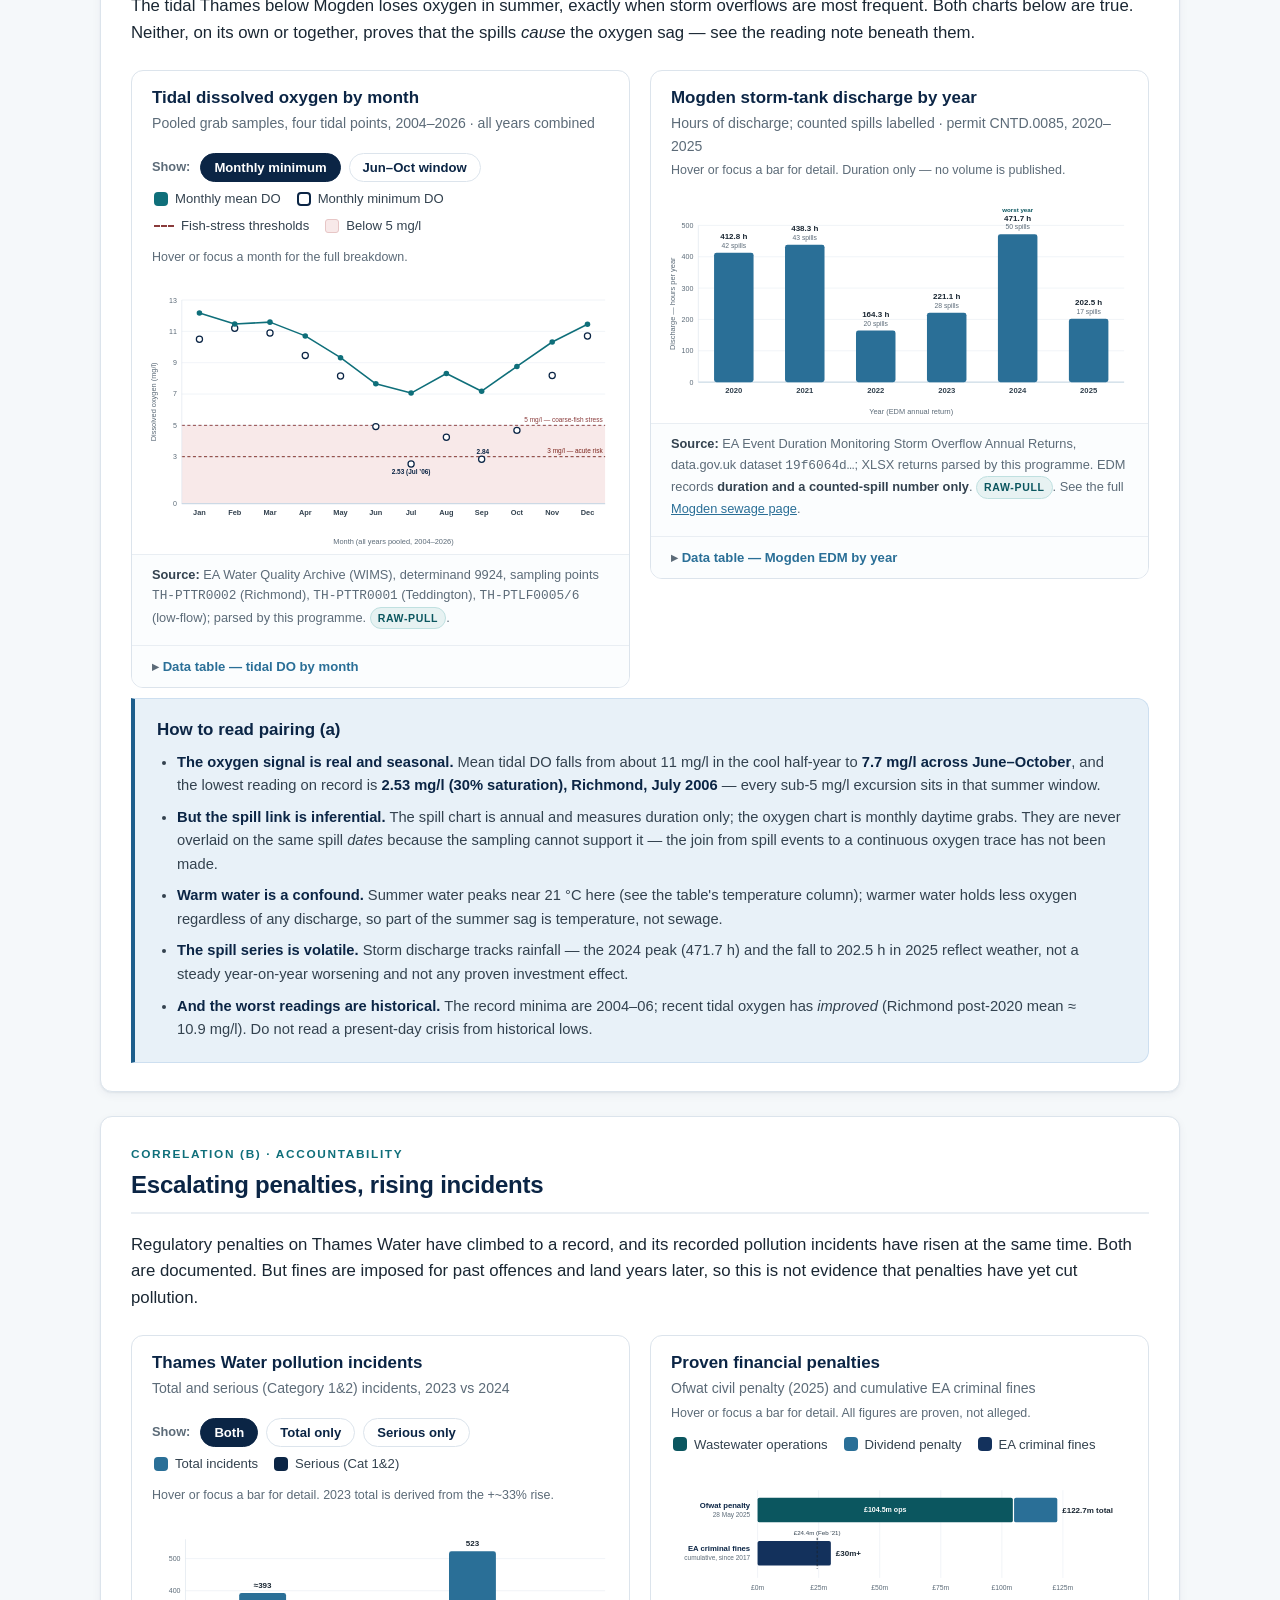
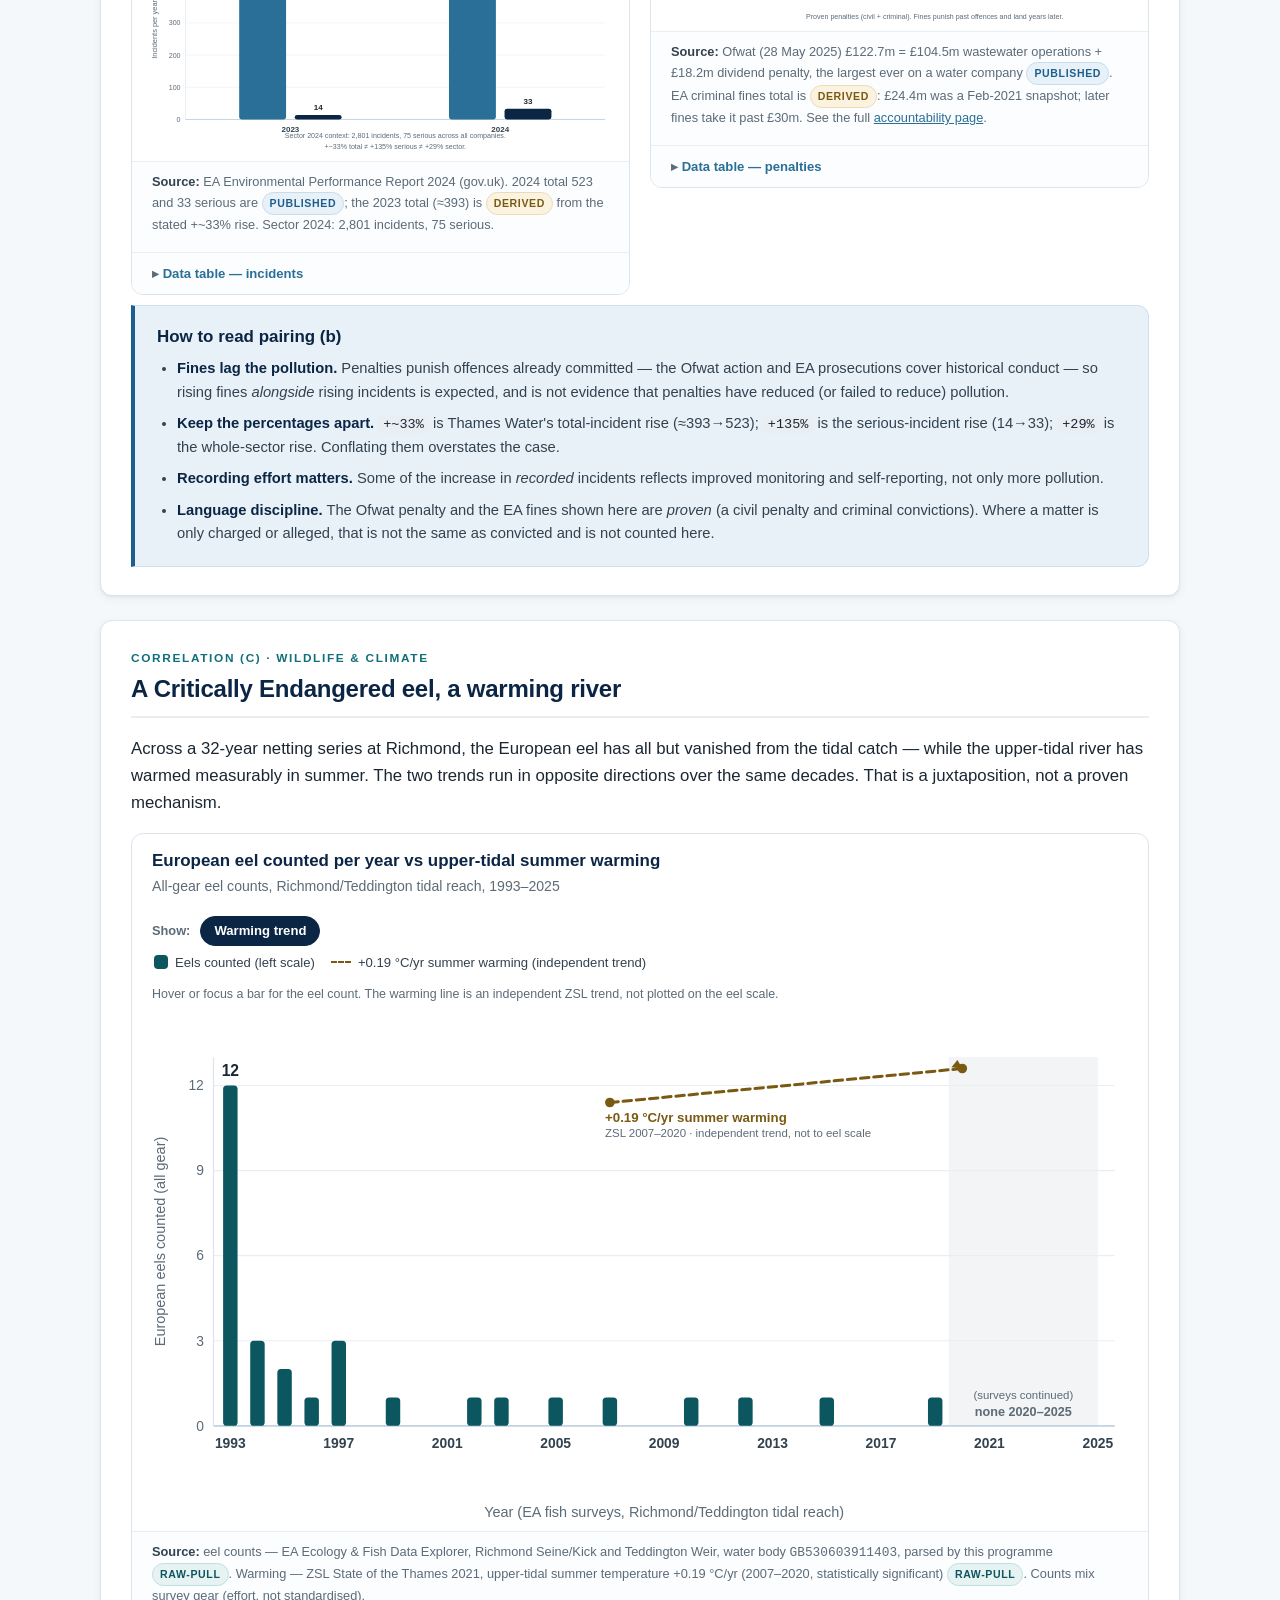
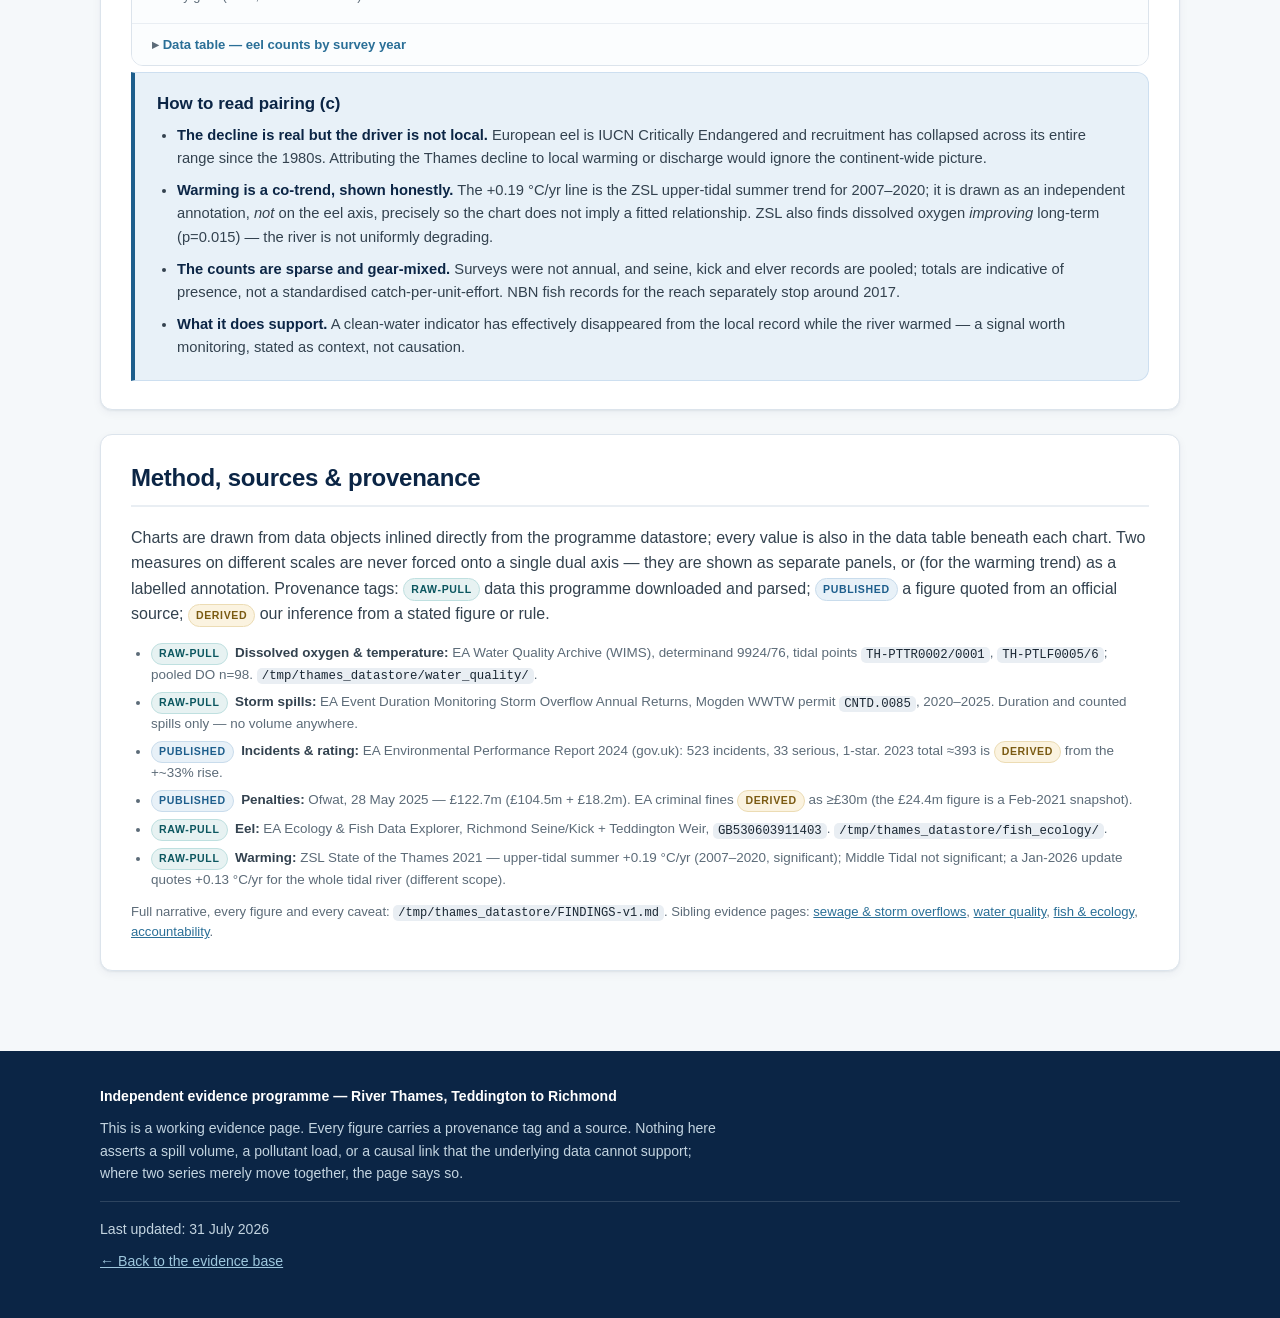
<file: docs/correlations.html>
<!-- REQUIRES CSP: script-src 'self' 'unsafe-inline' for this route -->
<!DOCTYPE html>
<html lang="en">
<head>
<meta charset="UTF-8">
<meta name="viewport" content="width=device-width, initial-scale=1.0">
<title>Cross-correlations, read honestly — Thames Evidence Programme</title>
<meta name="description" content="Three Thames datasets that move together — Mogden storm-spill hours vs tidal dissolved oxygen by season, regulatory fines vs pollution incidents, and European eel decline vs upper-tidal warming. Interactive, sourced, and explicit that correlation is not causation.">
<meta name="robots" content="index, follow">
<meta name="color-scheme" content="light">
<link rel="icon" href="/favicon.ico" sizes="48x48">
<link rel="icon" href="/favicon.svg" type="image/svg+xml">
<link rel="apple-touch-icon" href="/apple-touch-icon.png">
<link rel="manifest" href="/site.webmanifest">
<meta name="theme-color" content="#0b2545">
<link rel="canonical" href="https://thamesevidence.org.uk/docs/correlations.html">
<meta property="og:type" content="article">
<meta property="og:site_name" content="Thames Evidence Programme">
<meta property="og:url" content="https://thamesevidence.org.uk/docs/correlations.html">
<meta property="og:image" content="https://thamesevidence.org.uk/images/brand/river-thames-evidence-programme-share.jpg">
<meta property="og:image:width" content="1200">
<meta property="og:image:height" content="630">
<meta name="twitter:card" content="summary_large_image">
<meta name="twitter:image" content="https://thamesevidence.org.uk/images/brand/river-thames-evidence-programme-share.jpg">
<link rel="stylesheet" href="/site.css">
</head>
<body data-palette="#2a6f97,#0b2545,#0f6f7a,#0b565f,#13315c">

<a class="skip" href="#read-first">Skip to how to read this</a>

<nav class="topnav" aria-label="Primary">
  <div class="wrap">
    <a class="brand" href="/"><span>Thames Evidence Programme</span></a>

    <input class="nav-toggle" type="checkbox" id="nav-toggle" aria-label="Show and hide the main menu">
    <span class="nav-burger" aria-hidden="true"><span></span><span></span><span></span></span>

    <div class="navpanel">
      <ul class="navlist">
        <li class="has-menu">
          <a href="/#evidence" aria-current="page">Evidence<i class="caret"></i></a>
          <div class="submenu">
            <p class="submenu-h">The river</p>
            <a href="/docs/water-quality.html">Water quality</a>
            <a href="/docs/sewage-mogden.html">Sewage &amp; storm overflows</a>
            <a href="/docs/wfd-status.html">WFD status &amp; compliance</a>
            <a href="/docs/bathing.html">Bathing water</a>
            <p class="submenu-h">Wildlife</p>
            <a href="/docs/fish.html">Fish &amp; aquatic ecology</a>
            <a href="/docs/invertebrates.html">Invertebrates</a>
            <a href="/docs/birds-biodiversity.html">Birds &amp; biodiversity</a>
            <p class="submenu-h">Analysis</p>
            <a href="/docs/accountability.html">Accountability &amp; context</a>
            <a href="/docs/ownership.html">Ownership &amp; who decides</a>
            <a href="/docs/correlations.html" aria-current="page">Cross-correlations</a>
          </div>
        </li>
        <li><a href="/why-it-matters.html">Why it matters</a></li>
        <li><a href="/docs/River-Thames-Programme-Dashboard.html">Dashboard</a></li>
        <li><a href="/#about">About</a></li>
      </ul>
    </div>
  </div>
</nav>

<header class="hero art hero--correlations">
  <div class="wrap">
    <p class="eyebrow">Evidence · Cross-correlations</p>
    <h1>Three datasets that move together — read honestly</h1>
    <p class="standfirst">
      When two Thames measurements rise and fall in step, it is tempting to say one drives the other.
      This page lines up three such pairings — storm spills and oxygen, fines and pollution, eels and
      warming — and shows exactly where the evidence stops. Every chart is interactive; every figure is
      sourced; and where the data cannot prove a link, we say so.
    </p>
    <p class="meta">
      <span>Interactive · hover &amp; toggle</span>
      <span>Teddington–Richmond reach</span>
      <span>correlation &ne; causation</span>
      <span>RAW-PULL + PUBLISHED</span>
    </p>
  </div>
</header>

<main>
  <div class="wrap">

    <!-- ===================== READ THIS FIRST ===================== -->
    <section id="read-first" aria-labelledby="rf-h">
      <p class="kicker">Start here</p>
      <h2 id="rf-h">Read this carefully</h2>
      <p class="lede">
        Each pairing below shows two series that genuinely track one another. Tracking together is
        <strong>not</strong> proof that one causes the other — and in every case here the honest reading
        is narrower than the eye-catching one. The three specific traps:
      </p>

      <div class="caveats">
        <h3>What these charts do — and do not — show</h3>
        <ul>
          <li><strong>(a) Spills &rarr; oxygen is inferential, not measured.</strong> Event Duration
            Monitoring records only the <em>duration</em> a storm tank discharged — never the
            <em>volume</em> or pollutant load, which are published <em>nowhere</em>. The oxygen record is
            monthly, daytime <em>grab samples</em>, which miss the acute, often pre-dawn dissolved-oxygen
            crashes a storm spill causes. So low oxygen and storm spills both cluster in the same
            <strong>June–October</strong> window, but that is co-occurrence, and warm water alone holds
            less oxygen — a confound we cannot separate out here.</li>
          <li><strong>(b) Fines follow incidents; they do not yet reduce them.</strong> The penalties are
            <em>proven</em> (an Ofwat civil penalty and Environment Agency criminal convictions) and are
            imposed for <em>past</em> offences — they lag the pollution by years. A rise in <em>recorded</em>
            incidents also partly reflects better monitoring and self-reporting. Keep the percentages
            distinct: <code>+~33%</code> (Thames Water total) is not <code>+135%</code> (serious) is not
            <code>+29%</code> (whole sector).</li>
          <li><strong>(c) The eel is collapsing across Europe, not just here.</strong> European eel
            recruitment has fallen by roughly 90%+ since the 1980s continent-wide — driven by migration
            barriers, shifting ocean currents, parasites and historical overfishing. Local warming is a
            plausible added stress and a genuine co-trend, but it is <em>not</em> a demonstrated local
            cause, and the eel counts mix survey gear (effort, not standardised catch-per-effort).</li>
          <li><strong>The bottom line.</strong> Correlation &ne; causation. These pages are built to make
            the pressures visible, not to overclaim a mechanism the open data cannot support.</li>
        </ul>
      </div>

      <div class="tiles">
        <div class="tile">
          <div class="stat">Jun–Oct</div>
          <div class="stat-label">every one of the 8 tidal dissolved-oxygen readings below the 5&nbsp;mg/l fish-stress line (2004–2026) fell in June–October; cool-season oxygen never dropped below 8.15&nbsp;mg/l.</div>
          <div class="src">EA Water Quality Archive · pooled tidal DO, n=98 <span class="prov raw">RAW-PULL</span></div>
        </div>
        <div class="tile">
          <div class="stat">&pound;122.7<span class="unit">m</span></div>
          <div class="stat-label">record Ofwat penalty (28 May 2025) — the same year Thames Water logged <strong>523</strong> pollution incidents, the most of any company.</div>
          <div class="src">Ofwat; EA EPA report 2024 <span class="prov pub">PUBLISHED</span></div>
        </div>
        <div class="tile">
          <div class="stat">12 &rarr; 0</div>
          <div class="stat-label">European eels counted in the tidal reach in <strong>1993</strong>, falling to &le;1 a year and <strong>none recorded after 2019</strong> despite continued netting.</div>
          <div class="src">EA fish surveys, Richmond/Teddington <span class="prov raw">RAW-PULL</span></div>
        </div>
        <div class="tile">
          <div class="stat">+0.19<span class="unit">&deg;C/yr</span></div>
          <div class="stat-label">upper-tidal <strong>summer</strong> warming, 2007–2020, statistically significant (ZSL). The Middle Tidal reach warming is <em>not</em> significant.</div>
          <div class="src">ZSL State of the Thames, 2021 <span class="prov raw">RAW-PULL</span></div>
        </div>
      </div>
    </section>

    <!-- ===================== (a) SPILLS vs DO ===================== -->
    <section id="spill-do" aria-labelledby="sd-h">
      <p class="kicker">Correlation (a) · sewage &amp; oxygen</p>
      <h2 id="sd-h">Storm spills and dissolved oxygen — a seasonal coincidence</h2>
      <p class="lede">
        The tidal Thames below Mogden loses oxygen in summer, exactly when storm overflows are most
        frequent. Both charts below are true. Neither, on its own or together, proves that the spills
        <em>cause</em> the oxygen sag — see the reading note beneath them.
      </p>

      <div class="cx-two">
        <figure class="chart">
          <div class="chart-head">
            <h3>Tidal dissolved oxygen by month</h3>
            <p>Pooled grab samples, four tidal points, 2004–2026 · all years combined</p>
          </div>
          <div class="cx-controls" role="group" aria-label="Chart (a) options">
            <span class="cx-lab">Show:</span>
            <button type="button" class="cx-toggle" id="tgMin" aria-pressed="true">Monthly minimum</button>
            <button type="button" class="cx-toggle" id="tgWin" aria-pressed="false">Jun–Oct window</button>
          </div>
          <div class="cx-legend" aria-hidden="true">
            <span><i class="sw-teal"></i> Monthly mean DO</span>
            <span><i class="ring rc-navy"></i> Monthly minimum DO</span>
            <span><i class="dash dc-stress"></i> Fish-stress thresholds</span>
            <span><i class="band sw-stress"></i> Below 5&nbsp;mg/l</span>
          </div>
          <p class="cx-hint">Hover or focus a month for the full breakdown.</p>
          <noscript><p class="cx-noscript">This chart needs the page script to draw. The full data table is below.</p></noscript>
          <div id="cA1"></div>
          <figcaption>
            <strong>Source:</strong> EA Water Quality Archive (WIMS), determinand 9924, sampling points
            <code>TH-PTTR0002</code> (Richmond), <code>TH-PTTR0001</code> (Teddington), <code>TH-PTLF0005/6</code>
            (low-flow); parsed by this programme. <span class="prov raw">RAW-PULL</span>.
          </figcaption>
          <details class="cx-data">
            <summary>Data table — tidal DO by month</summary>
            <div class="table-wrap">
              <table class="data">
                <caption>Pooled tidal dissolved oxygen (mg/l) by calendar month, all years 2004–2026, n=98.</caption>
                <thead><tr><th scope="col">Month</th><th scope="col" class="num">Samples</th><th scope="col" class="num">Mean</th><th scope="col" class="num">Minimum</th><th scope="col" class="num">Below 5&nbsp;mg/l</th><th scope="col" class="num">Mean temp (&deg;C)</th></tr></thead>
                <tbody>
                  <tr><th scope="row">Jan</th><td class="num">7</td><td class="num">12.17</td><td class="num">10.50</td><td class="num">0</td><td class="num">7.2</td></tr>
                  <tr><th scope="row">Feb</th><td class="num">6</td><td class="num">11.47</td><td class="num">11.20</td><td class="num">0</td><td class="num">8.1</td></tr>
                  <tr><th scope="row">Mar</th><td class="num">9</td><td class="num">11.59</td><td class="num">10.90</td><td class="num">0</td><td class="num">9.0</td></tr>
                  <tr><th scope="row">Apr</th><td class="num">7</td><td class="num">10.71</td><td class="num">9.46</td><td class="num">0</td><td class="num">12.3</td></tr>
                  <tr><th scope="row">May</th><td class="num">8</td><td class="num">9.32</td><td class="num">8.15</td><td class="num">0</td><td class="num">15.8</td></tr>
                  <tr class="is-peak"><th scope="row">Jun</th><td class="num">16</td><td class="num">7.65</td><td class="num">4.92</td><td class="num">2</td><td class="num">18.8</td></tr>
                  <tr class="is-peak"><th scope="row">Jul</th><td class="num">10</td><td class="num">7.06</td><td class="num">2.53</td><td class="num">2</td><td class="num">20.9</td></tr>
                  <tr class="is-peak"><th scope="row">Aug</th><td class="num">5</td><td class="num">8.31</td><td class="num">4.24</td><td class="num">1</td><td class="num">21.2</td></tr>
                  <tr class="is-peak"><th scope="row">Sep</th><td class="num">6</td><td class="num">7.18</td><td class="num">2.84</td><td class="num">2</td><td class="num">19.1</td></tr>
                  <tr class="is-peak"><th scope="row">Oct</th><td class="num">7</td><td class="num">8.76</td><td class="num">4.68</td><td class="num">1</td><td class="num">14.7</td></tr>
                  <tr><th scope="row">Nov</th><td class="num">9</td><td class="num">10.32</td><td class="num">8.18</td><td class="num">0</td><td class="num">10.5</td></tr>
                  <tr><th scope="row">Dec</th><td class="num">8</td><td class="num">11.45</td><td class="num">10.70</td><td class="num">0</td><td class="num">8.7</td></tr>
                </tbody>
              </table>
            </div>
          </details>
        </figure>

        <figure class="chart">
          <div class="chart-head">
            <h3>Mogden storm-tank discharge by year</h3>
            <p>Hours of discharge; counted spills labelled · permit CNTD.0085, 2020–2025</p>
          </div>
          <p class="cx-hint">Hover or focus a bar for detail. Duration only — no volume is published.</p>
          <noscript><p class="cx-noscript">This chart needs the page script to draw. The full data table is below.</p></noscript>
          <div id="cA2"></div>
          <figcaption>
            <strong>Source:</strong> EA Event Duration Monitoring Storm Overflow Annual Returns, data.gov.uk
            dataset <code>19f6064d…</code>; XLSX returns parsed by this programme. EDM records
            <strong>duration and a counted-spill number only</strong>. <span class="prov raw">RAW-PULL</span>.
            See the full <a href="/docs/sewage-mogden.html">Mogden sewage page</a>.
          </figcaption>
          <details class="cx-data">
            <summary>Data table — Mogden EDM by year</summary>
            <div class="table-wrap">
              <table class="data">
                <caption>Mogden WWTW storm-tank overflow (permit CNTD.0085), EDM annual returns.</caption>
                <thead><tr><th scope="col">Year</th><th scope="col" class="num">Duration (h)</th><th scope="col" class="num">Counted spills</th><th scope="col" class="num">EDM operational</th></tr></thead>
                <tbody>
                  <tr><th scope="row">2020</th><td class="num">412.8</td><td class="num">42</td><td class="num">99.9%</td></tr>
                  <tr><th scope="row">2021</th><td class="num">438.3</td><td class="num">43</td><td class="num">98.1%</td></tr>
                  <tr><th scope="row">2022</th><td class="num">164.3</td><td class="num">20</td><td class="num">100%</td></tr>
                  <tr><th scope="row">2023</th><td class="num">221.1</td><td class="num">28</td><td class="num">99.7%</td></tr>
                  <tr class="is-peak"><th scope="row">2024</th><td class="num">471.7</td><td class="num">50</td><td class="num">100%</td></tr>
                  <tr><th scope="row">2025</th><td class="num">202.5</td><td class="num">17</td><td class="num">100%</td></tr>
                </tbody>
              </table>
            </div>
          </details>
        </figure>
      </div>

      <div class="caveats">
        <h3>How to read pairing (a)</h3>
        <ul>
          <li><strong>The oxygen signal is real and seasonal.</strong> Mean tidal DO falls from about
            11&nbsp;mg/l in the cool half-year to <strong>7.7&nbsp;mg/l across June–October</strong>, and the
            lowest reading on record is <strong>2.53&nbsp;mg/l (30% saturation), Richmond, July 2006</strong> —
            every sub-5&nbsp;mg/l excursion sits in that summer window.</li>
          <li><strong>But the spill link is inferential.</strong> The spill chart is annual and measures
            duration only; the oxygen chart is monthly daytime grabs. They are never overlaid on the same
            spill <em>dates</em> because the sampling cannot support it — the join from spill events to a
            continuous oxygen trace has not been made.</li>
          <li><strong>Warm water is a confound.</strong> Summer water peaks near 21&nbsp;&deg;C here (see the
            table's temperature column); warmer water holds less oxygen regardless of any discharge, so part
            of the summer sag is temperature, not sewage.</li>
          <li><strong>The spill series is volatile.</strong> Storm discharge tracks rainfall — the 2024 peak
            (471.7&nbsp;h) and the fall to 202.5&nbsp;h in 2025 reflect weather, not a steady year-on-year
            worsening and not any proven investment effect.</li>
          <li><strong>And the worst readings are historical.</strong> The record minima are 2004–06; recent
            tidal oxygen has <em>improved</em> (Richmond post-2020 mean &asymp; 10.9&nbsp;mg/l). Do not read a
            present-day crisis from historical lows.</li>
        </ul>
      </div>
    </section>

    <!-- ===================== (b) FINES vs INCIDENTS ===================== -->
    <section id="fines-incidents" aria-labelledby="fi-h">
      <p class="kicker">Correlation (b) · accountability</p>
      <h2 id="fi-h">Escalating penalties, rising incidents</h2>
      <p class="lede">
        Regulatory penalties on Thames Water have climbed to a record, and its recorded pollution
        incidents have risen at the same time. Both are documented. But fines are imposed for past
        offences and land years later, so this is not evidence that penalties have yet cut pollution.
      </p>

      <div class="cx-two">
        <figure class="chart">
          <div class="chart-head">
            <h3>Thames Water pollution incidents</h3>
            <p>Total and serious (Category 1&amp;2) incidents, 2023 vs 2024</p>
          </div>
          <div class="cx-controls" role="group" aria-label="Chart (b) incidents options">
            <span class="cx-lab">Show:</span>
            <button type="button" class="cx-toggle" id="tgBoth" aria-pressed="true">Both</button>
            <button type="button" class="cx-toggle" id="tgTot" aria-pressed="false">Total only</button>
            <button type="button" class="cx-toggle" id="tgSer" aria-pressed="false">Serious only</button>
          </div>
          <div class="cx-legend" aria-hidden="true">
            <span><i class="sw-river"></i> Total incidents</span>
            <span><i class="sw-navy"></i> Serious (Cat 1&amp;2)</span>
          </div>
          <p class="cx-hint">Hover or focus a bar for detail. 2023 total is derived from the +~33% rise.</p>
          <noscript><p class="cx-noscript">This chart needs the page script to draw. The full data table is below.</p></noscript>
          <div id="cB1"></div>
          <figcaption>
            <strong>Source:</strong> EA Environmental Performance Report 2024 (gov.uk). 2024 total 523 and
            33 serious are <span class="prov pub">PUBLISHED</span>; the 2023 total (&asymp;393) is
            <span class="prov derived">DERIVED</span> from the stated +~33% rise. Sector 2024: 2,801
            incidents, 75 serious.
          </figcaption>
          <details class="cx-data">
            <summary>Data table — incidents</summary>
            <div class="table-wrap">
              <table class="data">
                <caption>Thames Water pollution incidents; sector context for 2024.</caption>
                <thead><tr><th scope="col">Year</th><th scope="col" class="num">Total (TW)</th><th scope="col" class="num">Serious (TW)</th><th scope="col" class="num">EPA rating</th></tr></thead>
                <tbody>
                  <tr><th scope="row">2023</th><td class="num">&asymp;393</td><td class="num">14</td><td class="num">2-star</td></tr>
                  <tr class="is-peak"><th scope="row">2024</th><td class="num">523</td><td class="num">33</td><td class="num">1-star</td></tr>
                  <tr><th scope="row">2024 sector</th><td class="num">2,801</td><td class="num">75</td><td class="num">&mdash;</td></tr>
                </tbody>
              </table>
            </div>
          </details>
        </figure>

        <figure class="chart">
          <div class="chart-head">
            <h3>Proven financial penalties</h3>
            <p>Ofwat civil penalty (2025) and cumulative EA criminal fines</p>
          </div>
          <p class="cx-hint">Hover or focus a bar for detail. All figures are proven, not alleged.</p>
          <noscript><p class="cx-noscript">This chart needs the page script to draw. The full data table is below.</p></noscript>
          <div class="cx-legend" aria-hidden="true">
            <span><i class="sw-teald"></i> Wastewater operations</span>
            <span><i class="sw-river"></i> Dividend penalty</span>
            <span><i class="sw-navy2"></i> EA criminal fines</span>
          </div>
          <div id="cB2"></div>
          <figcaption>
            <strong>Source:</strong> Ofwat (28 May 2025) &pound;122.7m = &pound;104.5m wastewater operations
            + &pound;18.2m dividend penalty, the largest ever on a water company
            <span class="prov pub">PUBLISHED</span>. EA criminal fines total is <span class="prov derived">DERIVED</span>:
            &pound;24.4m was a Feb-2021 snapshot; later fines take it past &pound;30m. See the full
            <a href="/docs/accountability.html">accountability page</a>.
          </figcaption>
          <details class="cx-data">
            <summary>Data table — penalties</summary>
            <div class="table-wrap">
              <table class="data">
                <caption>Proven penalties on Thames Water. Fines are for past offences.</caption>
                <thead><tr><th scope="col">Penalty</th><th scope="col" class="num">Amount</th><th scope="col">Type / date</th></tr></thead>
                <tbody>
                  <tr><th scope="row">Ofwat — wastewater ops</th><td class="num">&pound;104.5m</td><td>Civil penalty · 28 May 2025</td></tr>
                  <tr><th scope="row">Ofwat — dividend penalty</th><td class="num">&pound;18.2m</td><td>Civil penalty · 28 May 2025</td></tr>
                  <tr class="is-peak"><th scope="row">Ofwat — total</th><td class="num">&pound;122.7m</td><td>Record for a water company</td></tr>
                  <tr><th scope="row">EA criminal fines</th><td class="num">&ge; &pound;30m</td><td>Convictions, cumulative since 2017</td></tr>
                </tbody>
              </table>
            </div>
          </details>
        </figure>
      </div>

      <div class="caveats">
        <h3>How to read pairing (b)</h3>
        <ul>
          <li><strong>Fines lag the pollution.</strong> Penalties punish offences already committed —
            the Ofwat action and EA prosecutions cover historical conduct — so rising fines <em>alongside</em>
            rising incidents is expected, and is not evidence that penalties have reduced (or failed to
            reduce) pollution.</li>
          <li><strong>Keep the percentages apart.</strong> <code>+~33%</code> is Thames Water's total-incident
            rise (&asymp;393&rarr;523); <code>+135%</code> is the serious-incident rise (14&rarr;33);
            <code>+29%</code> is the whole-sector rise. Conflating them overstates the case.</li>
          <li><strong>Recording effort matters.</strong> Some of the increase in <em>recorded</em> incidents
            reflects improved monitoring and self-reporting, not only more pollution.</li>
          <li><strong>Language discipline.</strong> The Ofwat penalty and the EA fines shown here are
            <em>proven</em> (a civil penalty and criminal convictions). Where a matter is only charged or
            alleged, that is not the same as convicted and is not counted here.</li>
        </ul>
      </div>
    </section>

    <!-- ===================== (c) EEL vs WARMING ===================== -->
    <section id="eel-warming" aria-labelledby="ew-h">
      <p class="kicker">Correlation (c) · wildlife &amp; climate</p>
      <h2 id="ew-h">A Critically Endangered eel, a warming river</h2>
      <p class="lede">
        Across a 32-year netting series at Richmond, the European eel has all but vanished from the tidal
        catch — while the upper-tidal river has warmed measurably in summer. The two trends run in
        opposite directions over the same decades. That is a juxtaposition, not a proven mechanism.
      </p>

      <figure class="chart">
        <div class="chart-head">
          <h3>European eel counted per year vs upper-tidal summer warming</h3>
          <p>All-gear eel counts, Richmond/Teddington tidal reach, 1993–2025</p>
        </div>
        <div class="cx-controls" role="group" aria-label="Chart (c) options">
          <span class="cx-lab">Show:</span>
          <button type="button" class="cx-toggle" id="tgWarm" aria-pressed="true">Warming trend</button>
        </div>
        <div class="cx-legend" aria-hidden="true">
          <span><i class="sw-teald"></i> Eels counted (left scale)</span>
          <span><i class="dash dc-warm"></i> +0.19&nbsp;&deg;C/yr summer warming (independent trend)</span>
        </div>
        <p class="cx-hint">Hover or focus a bar for the eel count. The warming line is an independent ZSL trend, not plotted on the eel scale.</p>
        <noscript><p class="cx-noscript">This chart needs the page script to draw. The full data table is below.</p></noscript>
        <div id="cC1"></div>
        <figcaption>
          <strong>Source:</strong> eel counts — EA Ecology &amp; Fish Data Explorer, Richmond Seine/Kick and
          Teddington Weir, water body <code>GB530603911403</code>, parsed by this programme
          <span class="prov raw">RAW-PULL</span>. Warming — ZSL State of the Thames 2021, upper-tidal
          summer temperature +0.19&nbsp;&deg;C/yr (2007–2020, statistically significant)
          <span class="prov raw">RAW-PULL</span>. Counts mix survey gear (effort, not standardised).
        </figcaption>
        <details class="cx-data">
          <summary>Data table — eel counts by survey year</summary>
          <div class="table-wrap">
            <table class="data">
              <caption>European eel counted in the tidal reach, all gear combined. No eels were recorded 2020–2025 although seine surveys continued.</caption>
              <thead><tr><th scope="col">Year</th><th scope="col" class="num">Eels counted</th></tr></thead>
              <tbody>
                <tr class="is-peak"><th scope="row">1993</th><td class="num">12</td></tr>
                <tr><th scope="row">1994</th><td class="num">3</td></tr>
                <tr><th scope="row">1995</th><td class="num">2</td></tr>
                <tr><th scope="row">1996</th><td class="num">1</td></tr>
                <tr><th scope="row">1997</th><td class="num">3</td></tr>
                <tr><th scope="row">1999</th><td class="num">1</td></tr>
                <tr><th scope="row">2002</th><td class="num">1</td></tr>
                <tr><th scope="row">2003</th><td class="num">1</td></tr>
                <tr><th scope="row">2005</th><td class="num">1</td></tr>
                <tr><th scope="row">2007</th><td class="num">1</td></tr>
                <tr><th scope="row">2010</th><td class="num">1</td></tr>
                <tr><th scope="row">2012</th><td class="num">1</td></tr>
                <tr><th scope="row">2015</th><td class="num">1</td></tr>
                <tr><th scope="row">2019</th><td class="num">1</td></tr>
                <tr><th scope="row">2020–2025</th><td class="num">0</td></tr>
              </tbody>
            </table>
          </div>
        </details>
      </figure>

      <div class="caveats">
        <h3>How to read pairing (c)</h3>
        <ul>
          <li><strong>The decline is real but the driver is not local.</strong> European eel is IUCN
            Critically Endangered and recruitment has collapsed across its entire range since the 1980s.
            Attributing the Thames decline to local warming or discharge would ignore the continent-wide
            picture.</li>
          <li><strong>Warming is a co-trend, shown honestly.</strong> The +0.19&nbsp;&deg;C/yr line is the
            ZSL upper-tidal summer trend for 2007–2020; it is drawn as an independent annotation, <em>not</em>
            on the eel axis, precisely so the chart does not imply a fitted relationship. ZSL also finds
            dissolved oxygen <em>improving</em> long-term (p=0.015) — the river is not uniformly degrading.</li>
          <li><strong>The counts are sparse and gear-mixed.</strong> Surveys were not annual, and seine,
            kick and elver records are pooled; totals are indicative of presence, not a standardised
            catch-per-unit-effort. NBN fish records for the reach separately stop around 2017.</li>
          <li><strong>What it does support.</strong> A clean-water indicator has effectively disappeared
            from the local record while the river warmed — a signal worth monitoring, stated as context,
            not causation.</li>
        </ul>
      </div>
    </section>

    <!-- ===================== METHOD / SOURCES ===================== -->
    <section id="method" aria-labelledby="m-h">
      <h2 id="m-h">Method, sources &amp; provenance</h2>
      <p>
        Charts are drawn from data objects inlined directly from the programme datastore; every value is
        also in the data table beneath each chart. Two measures on different scales are never forced onto a
        single dual axis — they are shown as separate panels, or (for the warming trend) as a labelled
        annotation. Provenance tags: <span class="prov raw">RAW-PULL</span> data this programme downloaded
        and parsed; <span class="prov pub">PUBLISHED</span> a figure quoted from an official source;
        <span class="prov derived">DERIVED</span> our inference from a stated figure or rule.
      </p>
      <ul class="sourcelist">
        <li><span class="prov raw">RAW-PULL</span> &nbsp;<strong>Dissolved oxygen &amp; temperature:</strong> EA Water Quality Archive (WIMS), determinand 9924/76, tidal points <code>TH-PTTR0002/0001</code>, <code>TH-PTLF0005/6</code>; pooled DO n=98. <code>/tmp/thames_datastore/water_quality/</code>.</li>
        <li><span class="prov raw">RAW-PULL</span> &nbsp;<strong>Storm spills:</strong> EA Event Duration Monitoring Storm Overflow Annual Returns, Mogden WWTW permit <code>CNTD.0085</code>, 2020–2025. Duration and counted spills only — no volume anywhere.</li>
        <li><span class="prov pub">PUBLISHED</span> &nbsp;<strong>Incidents &amp; rating:</strong> EA Environmental Performance Report 2024 (gov.uk): 523 incidents, 33 serious, 1-star. 2023 total &asymp;393 is <span class="prov derived">DERIVED</span> from the +~33% rise.</li>
        <li><span class="prov pub">PUBLISHED</span> &nbsp;<strong>Penalties:</strong> Ofwat, 28 May 2025 — &pound;122.7m (&pound;104.5m + &pound;18.2m). EA criminal fines <span class="prov derived">DERIVED</span> as &ge;&pound;30m (the &pound;24.4m figure is a Feb-2021 snapshot).</li>
        <li><span class="prov raw">RAW-PULL</span> &nbsp;<strong>Eel:</strong> EA Ecology &amp; Fish Data Explorer, Richmond Seine/Kick + Teddington Weir, <code>GB530603911403</code>. <code>/tmp/thames_datastore/fish_ecology/</code>.</li>
        <li><span class="prov raw">RAW-PULL</span> &nbsp;<strong>Warming:</strong> ZSL State of the Thames 2021 — upper-tidal summer +0.19&nbsp;&deg;C/yr (2007–2020, significant); Middle Tidal not significant; a Jan-2026 update quotes +0.13&nbsp;&deg;C/yr for the whole tidal river (different scope).</li>
      </ul>
      <p class="note">
        Full narrative, every figure and every caveat: <code>/tmp/thames_datastore/FINDINGS-v1.md</code>.
        Sibling evidence pages: <a href="/docs/sewage-mogden.html">sewage &amp; storm overflows</a>,
        <a href="/docs/water-quality.html">water quality</a>, <a href="/docs/fish.html">fish &amp; ecology</a>,
        <a href="/docs/accountability.html">accountability</a>.
      </p>
    </section>

  </div>
</main>

<footer class="site">
  <div class="wrap">
    <p><strong>Independent evidence programme — River Thames, Teddington to Richmond</strong></p>
    <p>
      This is a working evidence page. Every figure carries a provenance tag and a source. Nothing here
      asserts a spill volume, a pollutant load, or a causal link that the underlying data cannot support;
      where two series merely move together, the page says so.
    </p>
    <div class="rule"></div>
    <p>Last updated: <time datetime="2026-07-31">31 July 2026</time></p>
    <p><a href="/#evidence">&larr; Back to the evidence base</a></p>
  </div>
</footer>

<div class="cx-tip" id="cxtip" role="status" aria-live="off"></div>

<script>
(function(){
  "use strict";
  var NS="http://www.w3.org/2000/svg";
  var FONT="-apple-system,'Segoe UI',Roboto,Helvetica,Arial,sans-serif";
  var COL={river:"#2a6f97",navy:"#0b2545",navy2:"#13315c",teal:"#0f6f7a",teald:"#0b565f",
           muted:"#5c6b78",body:"#33424f",ink:"#1a2733",line:"#dce4ec",line2:"#e9eef3",
           stress:"#8a3b3b",acute:"#7b241c",warm:"#7a5a12",stressBand:"#f8e9e9",window:"#0b2545"};

  function E(tag,a,kids){
    var e=document.createElementNS(NS,tag),k;
    if(a)for(k in a){ if(a[k]!==null&&a[k]!==undefined) e.setAttribute(k,a[k]); }
    if(kids)kids.forEach(function(c){ if(c) e.appendChild(c); });
    return e;
  }
  function TXT(a,s){ var e=E("text",a); e.textContent=s; return e; }
  function svgRoot(vb,titleId,descId,title,desc){
    var s=E("svg",{"class":"svg-chart",viewBox:"0 0 "+vb[0]+" "+vb[1],role:"img",
      preserveAspectRatio:"xMidYMid meet","aria-labelledby":titleId+" "+descId});
    var t=E("title",{id:titleId}); t.textContent=title; s.appendChild(t);
    var d=E("desc",{id:descId}); d.textContent=desc; s.appendChild(d);
    return s;
  }
  function lin(d0,d1,r0,r1){ return function(v){ return r0+(v-d0)/(d1-d0)*(r1-r0); }; }
  function fmt(n,dp){ return (dp===undefined?n:Number(n).toFixed(dp)); }

  // ---- tooltip ----
  var tip=document.getElementById("cxtip");
  function tipShow(html,cx,cy){
    tip.innerHTML=html; tip.classList.add("is-on");
    var pad=15,w=tip.offsetWidth,h=tip.offsetHeight;
    var x=cx+pad,y=cy+pad;
    if(x+w>window.innerWidth-8) x=cx-w-pad;
    if(y+h>window.innerHeight-8) y=cy-h-pad;
    if(x<8)x=8; if(y<8)y=8;
    tip.style.left=x+"px"; tip.style.top=y+"px";
  }
  function tipHide(){ tip.classList.remove("is-on"); }
  function hit(el,html){
    el.classList.add("cx-hit"); el.setAttribute("tabindex","0"); el.setAttribute("role","img");
    el.setAttribute("aria-label", html.replace(/<[^>]+>/g," ").replace(/\s+/g," ").trim());
    el.addEventListener("pointermove",function(e){ tipShow(html,e.clientX,e.clientY); });
    el.addEventListener("pointerenter",function(e){ tipShow(html,e.clientX,e.clientY); });
    el.addEventListener("pointerleave",tipHide);
    el.addEventListener("focus",function(){ var r=el.getBoundingClientRect(); tipShow(html,r.left+r.width/2,r.top+r.height/2); });
    el.addEventListener("blur",tipHide);
  }

  // ================= DATA (inlined from datastore) =================
  var DATA={
    seasonalDO:[
      {mo:"Jan",n:7,mean:12.17,min:10.50,lt5:0,temp:7.2},
      {mo:"Feb",n:6,mean:11.47,min:11.20,lt5:0,temp:8.1},
      {mo:"Mar",n:9,mean:11.59,min:10.90,lt5:0,temp:9.0},
      {mo:"Apr",n:7,mean:10.71,min:9.46,lt5:0,temp:12.3},
      {mo:"May",n:8,mean:9.32,min:8.15,lt5:0,temp:15.8},
      {mo:"Jun",n:16,mean:7.65,min:4.92,lt5:2,temp:18.8},
      {mo:"Jul",n:10,mean:7.06,min:2.53,lt5:2,temp:20.9},
      {mo:"Aug",n:5,mean:8.31,min:4.24,lt5:1,temp:21.2},
      {mo:"Sep",n:6,mean:7.18,min:2.84,lt5:2,temp:19.1},
      {mo:"Oct",n:7,mean:8.76,min:4.68,lt5:1,temp:14.7},
      {mo:"Nov",n:9,mean:10.32,min:8.18,lt5:0,temp:10.5},
      {mo:"Dec",n:8,mean:11.45,min:10.70,lt5:0,temp:8.7}
    ],
    spills:[
      {y:2020,h:412.8,n:42,op:"99.9%"},{y:2021,h:438.3,n:43,op:"98.1%"},
      {y:2022,h:164.3,n:20,op:"100%"},{y:2023,h:221.1,n:28,op:"99.7%"},
      {y:2024,h:471.7,n:50,op:"100%"},{y:2025,h:202.5,n:17,op:"100%"}
    ],
    incidents:[
      {y:"2023",total:393,serious:14,derived:true,rating:"2-star"},
      {y:"2024",total:523,serious:33,derived:false,rating:"1-star"}
    ],
    eel:[
      {y:1993,c:12},{y:1994,c:3},{y:1995,c:2},{y:1996,c:1},{y:1997,c:3},{y:1999,c:1},
      {y:2002,c:1},{y:2003,c:1},{y:2005,c:1},{y:2007,c:1},{y:2010,c:1},{y:2012,c:1},
      {y:2015,c:1},{y:2019,c:1}
    ]
  };

  // ================= (a1) SEASONAL DO =================
  function buildA1(opt){
    var W=760,H=430,L=58,R=744,TOP=26,BOT=356;
    var s=svgRoot([W,H],"a1t","a1d",
      "Tidal dissolved oxygen by calendar month, 2004 to 2026",
      "Line chart of pooled tidal dissolved oxygen by month. Mean DO stays near 11 to 12 mg/l from November to May, then falls through summer to a June to October low around 7 to 8 mg/l. Every one of the eight readings below the 5 mg/l fish-stress line falls in June to October; the record minimum is 2.53 mg/l in July. Warm-water temperature peaks near 21 degrees in July and August, a confounding factor.");
    var g=E("g",{"font-family":FONT}); s.appendChild(g);
    var data=DATA.seasonalDO;
    var colW=(R-L)/12, cx=function(i){ return L+colW*(i+0.5); };
    var y=lin(0,13,BOT,TOP);

    // Jun-Oct window (behind)
    if(opt.highlightWindow){
      var wx=L+colW*5, ww=colW*5;
      g.appendChild(E("rect",{x:wx,y:TOP,width:ww,height:BOT-TOP,fill:COL.window,"fill-opacity":"0.06"}));
      g.appendChild(TXT({x:wx+ww/2,y:TOP+14,fill:COL.navy,"font-size":"11","font-weight":"600","text-anchor":"middle"},"Jun–Oct: warm-water low-DO window"));
      g.appendChild(TXT({x:wx+ww/2,y:TOP+28,fill:COL.muted,"font-size":"10","text-anchor":"middle"},"(also the storm-spill season)"));
    }
    // stress band <5
    g.appendChild(E("rect",{x:L,y:y(5),width:R-L,height:BOT-y(5),fill:COL.stressBand}));

    // gridlines + y labels
    [0,3,5,7,9,11,13].forEach(function(v){
      g.appendChild(E("line",{x1:L,y1:y(v),x2:R,y2:y(v),stroke:COL.line2,"stroke-width":"1"}));
      g.appendChild(TXT({x:L-8,y:y(v)+4,fill:COL.muted,"font-size":"11.5","text-anchor":"end"},v));
    });
    // reference lines 5 & 3
    g.appendChild(E("line",{x1:L,y1:y(5),x2:R,y2:y(5),stroke:COL.stress,"stroke-width":"1.5","stroke-dasharray":"5 4"}));
    g.appendChild(TXT({x:R-4,y:y(5)-6,fill:COL.stress,"font-size":"10.5","text-anchor":"end"},"5 mg/l — coarse-fish stress"));
    g.appendChild(E("line",{x1:L,y1:y(3),x2:R,y2:y(3),stroke:COL.acute,"stroke-width":"1.5","stroke-dasharray":"5 4"}));
    g.appendChild(TXT({x:R-4,y:y(3)-6,fill:COL.acute,"font-size":"10.5","text-anchor":"end"},"3 mg/l — acute risk"));

    // axes
    g.appendChild(E("line",{x1:L,y1:TOP,x2:L,y2:BOT,stroke:COL.line,"stroke-width":"1"}));
    g.appendChild(E("line",{x1:L,y1:BOT,x2:R,y2:BOT,stroke:"#c2d3e2","stroke-width":"1.5"}));
    g.appendChild(TXT({x:16,y:(TOP+BOT)/2,fill:COL.muted,"font-size":"12","text-anchor":"middle",transform:"rotate(-90 16 "+((TOP+BOT)/2)+")"},"Dissolved oxygen (mg/l)"));

    // mean line
    var dpath="";
    data.forEach(function(m,i){ dpath+=(i?"L":"M")+cx(i).toFixed(1)+" "+y(m.mean).toFixed(1)+" "; });
    g.appendChild(E("path",{d:dpath,fill:"none",stroke:COL.teal,"stroke-width":"2.5","stroke-linejoin":"round","stroke-linecap":"round"}));

    // min markers (rings)
    if(opt.showMin){
      data.forEach(function(m,i){
        g.appendChild(E("circle",{cx:cx(i),cy:y(m.min),r:"5",fill:"#fff",stroke:COL.navy,"stroke-width":"2"}));
      });
      // label the two lowest
      g.appendChild(TXT({x:cx(6),y:y(2.53)+16,fill:COL.navy,"font-size":"10.5","font-weight":"700","text-anchor":"middle"},"2.53 (Jul ’06)"));
      g.appendChild(TXT({x:cx(8)+2,y:y(2.84)-9,fill:COL.navy,"font-size":"10.5","font-weight":"700","text-anchor":"middle"},"2.84"));
    }
    // mean markers on top
    data.forEach(function(m,i){
      g.appendChild(E("circle",{cx:cx(i),cy:y(m.mean),r:"4.5",fill:COL.teal}));
    });

    // x labels + hover columns
    data.forEach(function(m,i){
      g.appendChild(TXT({x:cx(i),y:BOT+18,fill:COL.body,"font-size":"12","font-weight":"600","text-anchor":"middle"},m.mo));
      var r=E("rect",{x:cx(i)-colW/2,y:TOP,width:colW,height:BOT-TOP,fill:"transparent"});
      hit(r,"<b>"+m.mo+" — tidal DO</b>Mean <b>"+fmt(m.mean,2)+"</b> mg/l · min <b>"+fmt(m.min,2)+"</b> mg/l<br><span class='k'>"+m.n+" grab samples · "+m.lt5+" below 5 mg/l</span><br>mean water temp "+fmt(m.temp,1)+" °C");
      g.appendChild(r);
    });
    g.appendChild(TXT({x:(L+R)/2,y:H-8,fill:COL.muted,"font-size":"12","text-anchor":"middle"},"Month (all years pooled, 2004–2026)"));
    return s;
  }

  // ================= (a2) MOGDEN SPILLS =================
  function buildA2(){
    var W=760,H=360,L=54,R=744,TOP=46,BOT=300;
    var s=svgRoot([W,H],"a2t","a2d",
      "Mogden storm-tank discharge duration by year, 2020 to 2025",
      "Bar chart of Mogden storm-tank discharge hours per year. 2020: 412.8 hours, 42 spills. 2021: 438.3 hours, 43 spills. 2022: 164.3 hours, 20 spills. 2023: 221.1 hours, 28 spills. 2024: 471.7 hours across 50 spills, the worst on record. 2025: 202.5 hours, 17 spills. The pattern is volatile and rainfall-driven, not a steady rise.");
    var g=E("g",{"font-family":FONT}); s.appendChild(g);
    var d=DATA.spills, y=lin(0,500,BOT,TOP);
    var band=(R-L)/d.length, bw=Math.min(64,band*0.56);
    [0,100,200,300,400,500].forEach(function(v){
      g.appendChild(E("line",{x1:L,y1:y(v),x2:R,y2:y(v),stroke:COL.line2,"stroke-width":"1"}));
      g.appendChild(TXT({x:L-8,y:y(v)+4,fill:COL.muted,"font-size":"11.5","text-anchor":"end"},v));
    });
    g.appendChild(E("line",{x1:L,y1:TOP,x2:L,y2:BOT,stroke:COL.line,"stroke-width":"1"}));
    g.appendChild(E("line",{x1:L,y1:BOT,x2:R,y2:BOT,stroke:"#c2d3e2","stroke-width":"1.5"}));
    g.appendChild(TXT({x:16,y:(TOP+BOT)/2,fill:COL.muted,"font-size":"12","text-anchor":"middle",transform:"rotate(-90 16 "+((TOP+BOT)/2)+")"},"Discharge — hours per year"));
    d.forEach(function(r,i){
      var xc=L+band*(i+0.5), x0=xc-bw/2, h=BOT-y(r.h);
      var peak=(r.y===2024);
      var rect=E("rect",{x:x0,y:y(r.h),width:bw,height:h,rx:"4",fill:COL.river});
      hit(rect,"<b>"+r.y+" — Mogden storm tank</b><b>"+fmt(r.h,1)+"</b> hours · <b>"+r.n+"</b> counted spills<br><span class='k'>EDM "+r.op+" operational · duration only</span>");
      g.appendChild(rect);
      g.appendChild(TXT({x:xc,y:y(r.h)-22,fill:COL.ink,"font-size":"13","font-weight":"700","text-anchor":"middle"},fmt(r.h,1)+" h"));
      g.appendChild(TXT({x:xc,y:y(r.h)-8,fill:COL.muted,"font-size":"11","text-anchor":"middle"},r.n+" spills"));
      g.appendChild(TXT({x:xc,y:BOT+18,fill:COL.body,"font-size":"12.5","font-weight":"600","text-anchor":"middle"},r.y));
      if(peak) g.appendChild(TXT({x:xc,y:y(r.h)-36,fill:COL.teald,"font-size":"10","font-weight":"700","text-anchor":"middle"},"worst year"));
    });
    g.appendChild(TXT({x:(L+R)/2,y:H-8,fill:COL.muted,"font-size":"12","text-anchor":"middle"},"Year (EDM annual return)"));
    return s;
  }

  // ================= (b1) INCIDENTS =================
  function buildB1(opt){
    var W=760,H=380,L=64,R=744,TOP=28,BOT=320;
    var show=opt.show||"both";
    var s=svgRoot([W,H],"b1t","b1d",
      "Thames Water pollution incidents, 2023 versus 2024",
      "Grouped bar chart of Thames Water pollution incidents. 2023: about 393 total incidents and 14 serious. 2024: 523 total incidents, the most of any company, and 33 serious. Total incidents rose about 33 percent; serious incidents rose 135 percent.");
    var g=E("g",{"font-family":FONT}); s.appendChild(g);
    var d=DATA.incidents, y=lin(0,560,BOT,TOP);
    [0,100,200,300,400,500].forEach(function(v){
      g.appendChild(E("line",{x1:L,y1:y(v),x2:R,y2:y(v),stroke:COL.line2,"stroke-width":"1"}));
      g.appendChild(TXT({x:L-8,y:y(v)+4,fill:COL.muted,"font-size":"11.5","text-anchor":"end"},v));
    });
    g.appendChild(E("line",{x1:L,y1:TOP,x2:L,y2:BOT,stroke:COL.line,"stroke-width":"1"}));
    g.appendChild(E("line",{x1:L,y1:BOT,x2:R,y2:BOT,stroke:"#c2d3e2","stroke-width":"1.5"}));
    g.appendChild(TXT({x:18,y:(TOP+BOT)/2,fill:COL.muted,"font-size":"12","text-anchor":"middle",transform:"rotate(-90 18 "+((TOP+BOT)/2)+")"},"Incidents per year"));
    var band=(R-L)/d.length, bw=76, gap=14;
    d.forEach(function(r,i){
      var xc=L+band*(i+0.5);
      var pairW=(show==="both")?(bw*2+gap):bw;
      var startX=xc-pairW/2;
      var slots=[];
      if(show==="both"){ slots=[["total",startX],["serious",startX+bw+gap]]; }
      else { slots=[[show,xc-bw/2]]; }
      slots.forEach(function(sl){
        var key=sl[0], x0=sl[1], val=r[key], h=BOT-y(val);
        var col=(key==="total")?COL.river:COL.navy;
        var label=(key==="total")?"Total":"Serious (Cat 1&2)";
        var rect=E("rect",{x:x0,y:y(val),width:bw,height:h,rx:"4",fill:col});
        hit(rect,"<b>"+r.y+" — "+label+"</b><b>"+(r.derived&&key==="total"?"≈":"")+val+"</b> incidents"+(key==="total"?" ("+(r.y==="2024"?"most of any company":"derived from +~33%")+")":"")+"<br><span class='k'>EPA rating: "+r.rating+"</span>");
        g.appendChild(rect);
        g.appendChild(TXT({x:x0+bw/2,y:y(val)-8,fill:COL.ink,"font-size":"13","font-weight":"700","text-anchor":"middle"},(r.derived&&key==="total"?"≈":"")+val));
      });
      g.appendChild(TXT({x:xc,y:BOT+20,fill:COL.body,"font-size":"13","font-weight":"600","text-anchor":"middle"},r.y));
    });
    g.appendChild(TXT({x:(L+R)/2,y:H-30,fill:COL.muted,"font-size":"11.5","text-anchor":"middle"},"Sector 2024 context: 2,801 incidents, 75 serious across all companies."));
    g.appendChild(TXT({x:(L+R)/2,y:H-12,fill:COL.muted,"font-size":"11.5","text-anchor":"middle"},"+~33% total ≠ +135% serious ≠ +29% sector."));
    return s;
  }

  // ================= (b2) FINES =================
  function buildB2(){
    var W=760,H=250,L=150,R=724,TOP=34;
    var s=svgRoot([W,H],"b2t","b2d",
      "Proven financial penalties on Thames Water",
      "Horizontal bar chart of proven penalties. The Ofwat civil penalty of 28 May 2025 totals 122.7 million pounds, made of 104.5 million for wastewater operations plus an 18.2 million dividend penalty, the largest ever on a water company. Cumulative Environment Agency criminal fines since 2017 exceed 30 million pounds; the 24.4 million pound figure is a February 2021 snapshot.");
    var g=E("g",{"font-family":FONT}); s.appendChild(g);
    var x=lin(0,145,L,R);
    [0,25,50,75,100,125].forEach(function(v){
      g.appendChild(E("line",{x1:x(v),y1:TOP-6,x2:x(v),y2:170,stroke:COL.line2,"stroke-width":"1"}));
      g.appendChild(TXT({x:x(v),y:190,fill:COL.muted,"font-size":"11","text-anchor":"middle"},"£"+v+"m"));
    });
    var barH=40;
    // Row 1: Ofwat stacked
    var y1=TOP+6;
    g.appendChild(TXT({x:L-12,y:y1+16,fill:COL.navy,"font-size":"12.5","font-weight":"700","text-anchor":"end"},"Ofwat penalty"));
    g.appendChild(TXT({x:L-12,y:y1+31,fill:COL.muted,"font-size":"10.5","text-anchor":"end"},"28 May 2025"));
    var ops=E("rect",{x:x(0),y:y1,width:x(104.5)-x(0),height:barH,fill:COL.teald,rx:"3"});
    hit(ops,"<b>Wastewater operations</b><b>£104.5m</b> · Ofwat civil penalty");
    g.appendChild(ops);
    var divX=x(104.5)+2;
    var divv=E("rect",{x:divX,y:y1,width:x(122.7)-divX,height:barH,fill:COL.river,rx:"3"});
    hit(divv,"<b>Dividend penalty</b><b>£18.2m</b> · Ofwat civil penalty");
    g.appendChild(divv);
    g.appendChild(TXT({x:(x(0)+x(104.5))/2,y:y1+barH/2+4,fill:"#fff","font-size":"11.5","font-weight":"700","text-anchor":"middle"},"£104.5m ops"));
    g.appendChild(TXT({x:x(122.7)+8,y:y1+barH/2+5,fill:COL.ink,"font-size":"13","font-weight":"700","text-anchor":"start"},"£122.7m total"));

    // Row 2: EA cumulative
    var y2=y1+barH+30;
    g.appendChild(TXT({x:L-12,y:y2+16,fill:COL.navy,"font-size":"12.5","font-weight":"700","text-anchor":"end"},"EA criminal fines"));
    g.appendChild(TXT({x:L-12,y:y2+31,fill:COL.muted,"font-size":"10.5","text-anchor":"end"},"cumulative, since 2017"));
    var ea=E("rect",{x:x(0),y:y2,width:x(30)-x(0),height:barH,fill:COL.navy2,rx:"3"});
    hit(ea,"<b>EA criminal fines</b>Cumulative <b>≥ £30m</b> since 2017<br><span class='k'>£24.4m was a Feb-2021 snapshot; +£4m 2021, +£3.3m 2023</span>");
    g.appendChild(ea);
    // snapshot tick at 24.4
    g.appendChild(E("line",{x1:x(24.4),y1:y2-5,x2:x(24.4),y2:y2+barH+5,stroke:COL.ink,"stroke-width":"1.5","stroke-dasharray":"4 3"}));
    g.appendChild(TXT({x:x(24.4),y:y2-9,fill:COL.body,"font-size":"10","text-anchor":"middle"},"£24.4m (Feb ’21)"));
    g.appendChild(TXT({x:x(30)+8,y:y2+barH/2+5,fill:COL.ink,"font-size":"13","font-weight":"700","text-anchor":"start"},"£30m+"));

    g.appendChild(TXT({x:(L+R)/2,y:H-14,fill:COL.muted,"font-size":"11.5","text-anchor":"middle"},"Proven penalties (civil + criminal). Fines punish past offences and land years later."));
    return s;
  }

  // ================= (c1) EEL vs WARMING =================
  function buildC1(opt){
    var W=820,H=420,L=56,R=804,TOP=30,BOT=336;
    var s=svgRoot([W,H],"c1t","c1d",
      "European eel counted per year against upper-tidal summer warming, 1993 to 2025",
      "Bar chart of European eels counted in the tidal reach. 1993 records 12 eels; every later survey year records three or fewer, mostly one, and no eels at all are recorded from 2020 to 2025 despite continued seine surveys. A separate dashed line marks the ZSL upper-tidal summer warming trend of plus 0.19 degrees Celsius per year for 2007 to 2020; it is an independent trend, not plotted on the eel scale.");
    var g=E("g",{"font-family":FONT}); s.appendChild(g);
    var d=DATA.eel, x=lin(1993,2025,L+14,R-14), y=lin(0,13,BOT,TOP);
    // zero era shade
    g.appendChild(E("rect",{x:x(2019.5),y:TOP,width:(R-14)-x(2019.5),height:BOT-TOP,fill:COL.window,"fill-opacity":"0.05"}));
    g.appendChild(TXT({x:(x(2019.5)+(R-14))/2,y:BOT-8,fill:COL.muted,"font-size":"10.5","font-weight":"600","text-anchor":"middle"},"none 2020–2025"));
    g.appendChild(TXT({x:(x(2019.5)+(R-14))/2,y:BOT-22,fill:COL.muted,"font-size":"9.5","text-anchor":"middle"},"(surveys continued)"));
    // grid
    [0,3,6,9,12].forEach(function(v){
      g.appendChild(E("line",{x1:L,y1:y(v),x2:R,y2:y(v),stroke:COL.line2,"stroke-width":"1"}));
      g.appendChild(TXT({x:L-8,y:y(v)+4,fill:COL.muted,"font-size":"11.5","text-anchor":"end"},v));
    });
    g.appendChild(E("line",{x1:L,y1:TOP,x2:L,y2:BOT,stroke:COL.line,"stroke-width":"1"}));
    g.appendChild(E("line",{x1:L,y1:BOT,x2:R,y2:BOT,stroke:"#c2d3e2","stroke-width":"1.5"}));
    g.appendChild(TXT({x:16,y:(TOP+BOT)/2,fill:COL.muted,"font-size":"12","text-anchor":"middle",transform:"rotate(-90 16 "+((TOP+BOT)/2)+")"},"European eels counted (all gear)"));
    // bars
    var bw=12;
    d.forEach(function(r){
      var xc=x(r.y), h=BOT-y(r.c);
      var rect=E("rect",{x:xc-bw/2,y:y(r.c),width:bw,height:h,rx:"3",fill:COL.teald});
      hit(rect,"<b>"+r.y+" — European eel</b><b>"+r.c+"</b> counted (all gear, tidal reach)");
      g.appendChild(rect);
      if(r.y===1993) g.appendChild(TXT({x:xc,y:y(r.c)-8,fill:COL.ink,"font-size":"13","font-weight":"700","text-anchor":"middle"},"12"));
    });
    // x labels
    [1993,1997,2001,2005,2009,2013,2017,2021,2025].forEach(function(yr){
      g.appendChild(TXT({x:x(yr),y:BOT+18,fill:COL.body,"font-size":"11.5","font-weight":"600","text-anchor":"middle"},yr));
    });
    g.appendChild(TXT({x:(L+R)/2,y:H-8,fill:COL.muted,"font-size":"12","text-anchor":"middle"},"Year (EA fish surveys, Richmond/Teddington tidal reach)"));

    // warming annotation (independent trend, top band)
    if(opt.showWarming){
      var wx0=x(2007), wx1=x(2020), wy0=y(11.4), wy1=y(12.6);
      var wl=E("line",{x1:wx0,y1:wy0,x2:wx1,y2:wy1,stroke:COL.warm,"stroke-width":"2.5","stroke-dasharray":"7 4","stroke-linecap":"round"});
      hit(wl,"<b>Upper-tidal summer warming</b><b>+0.19 °C/yr</b> (2007–2020, statistically significant)<br><span class='k'>ZSL · independent trend, not the eel scale</span>");
      g.appendChild(wl);
      g.appendChild(E("circle",{cx:wx0,cy:wy0,r:"4",fill:COL.warm}));
      g.appendChild(E("circle",{cx:wx1,cy:wy1,r:"4",fill:COL.warm}));
      // arrowhead
      g.appendChild(E("path",{d:"M"+wx1+" "+wy1+" l -9 -1 l 5 -6 z",fill:COL.warm}));
      g.appendChild(TXT({x:wx0-4,y:wy0+16,fill:COL.warm,"font-size":"11","font-weight":"700","text-anchor":"start"},"+0.19 °C/yr summer warming"));
      g.appendChild(TXT({x:wx0-4,y:wy0+29,fill:COL.muted,"font-size":"9.5","text-anchor":"start"},"ZSL 2007–2020 · independent trend, not to eel scale"));
    }
    return s;
  }

  // ================= MOUNT + WIRE =================
  function put(id,node){ var m=document.getElementById(id); if(!m)return; while(m.firstChild)m.removeChild(m.firstChild); m.appendChild(node); }
  var optA={showMin:true,highlightWindow:false};
  var optB={show:"both"};
  var optC={showWarming:true};
  function drawA1(){ put("cA1",buildA1(optA)); }
  function drawA2(){ put("cA2",buildA2()); }
  function drawB1(){ put("cB1",buildB1(optB)); }
  function drawB2(){ put("cB2",buildB2()); }
  function drawC1(){ put("cC1",buildC1(optC)); }

  function press(btn,on){ btn.setAttribute("aria-pressed",on?"true":"false"); }
  function bind(id,fn){ var b=document.getElementById(id); if(b) b.addEventListener("click",fn); return b; }

  bind("tgMin",function(){ optA.showMin=!optA.showMin; press(this,optA.showMin); drawA1(); });
  bind("tgWin",function(){ optA.highlightWindow=!optA.highlightWindow; press(this,optA.highlightWindow); drawA1(); });

  var segIds=[["tgBoth","both"],["tgTot","total"],["tgSer","serious"]];
  segIds.forEach(function(p){
    bind(p[0],function(){
      optB.show=p[1];
      segIds.forEach(function(q){ press(document.getElementById(q[0]), q[1]===p[1]); });
      drawB1();
    });
  });

  bind("tgWarm",function(){ optC.showWarming=!optC.showWarming; press(this,optC.showWarming); drawC1(); });

  drawA1(); drawA2(); drawB1(); drawB2(); drawC1();
})();
</script>

</body>
</html>
</file>
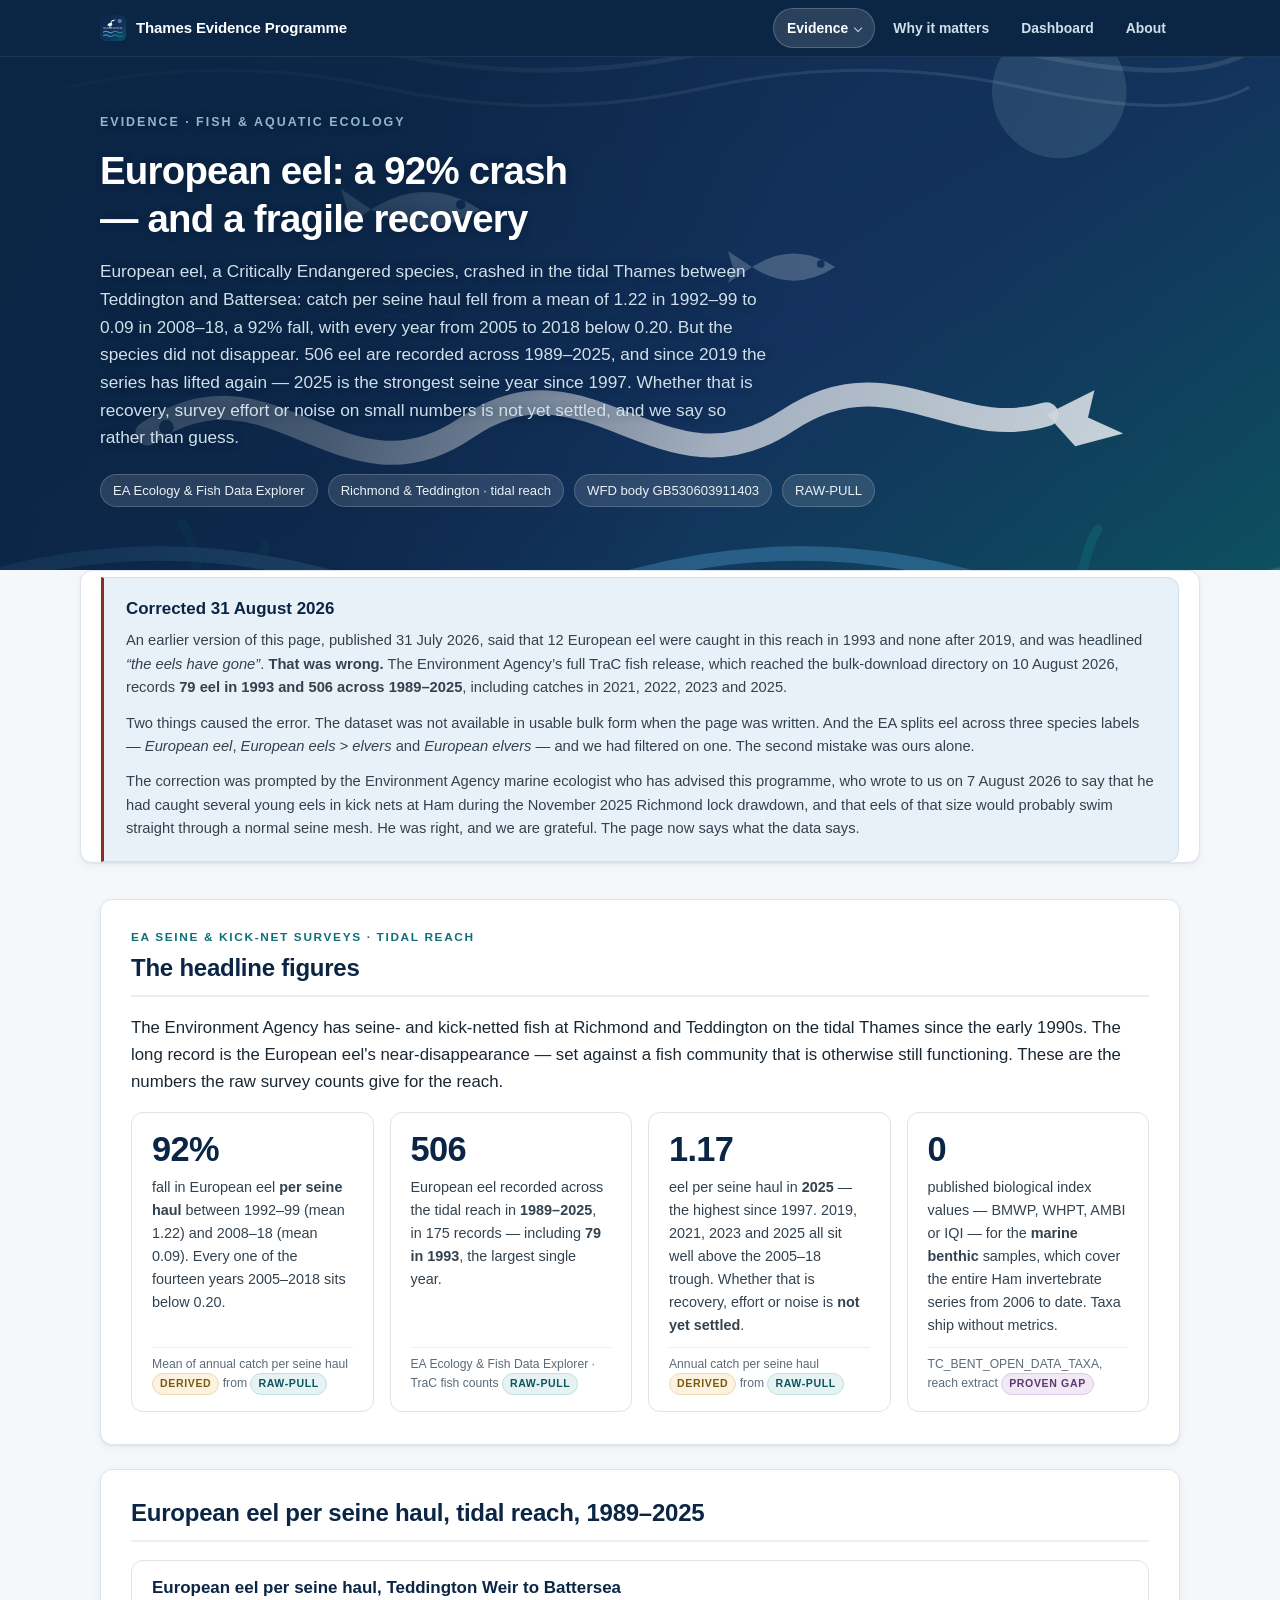
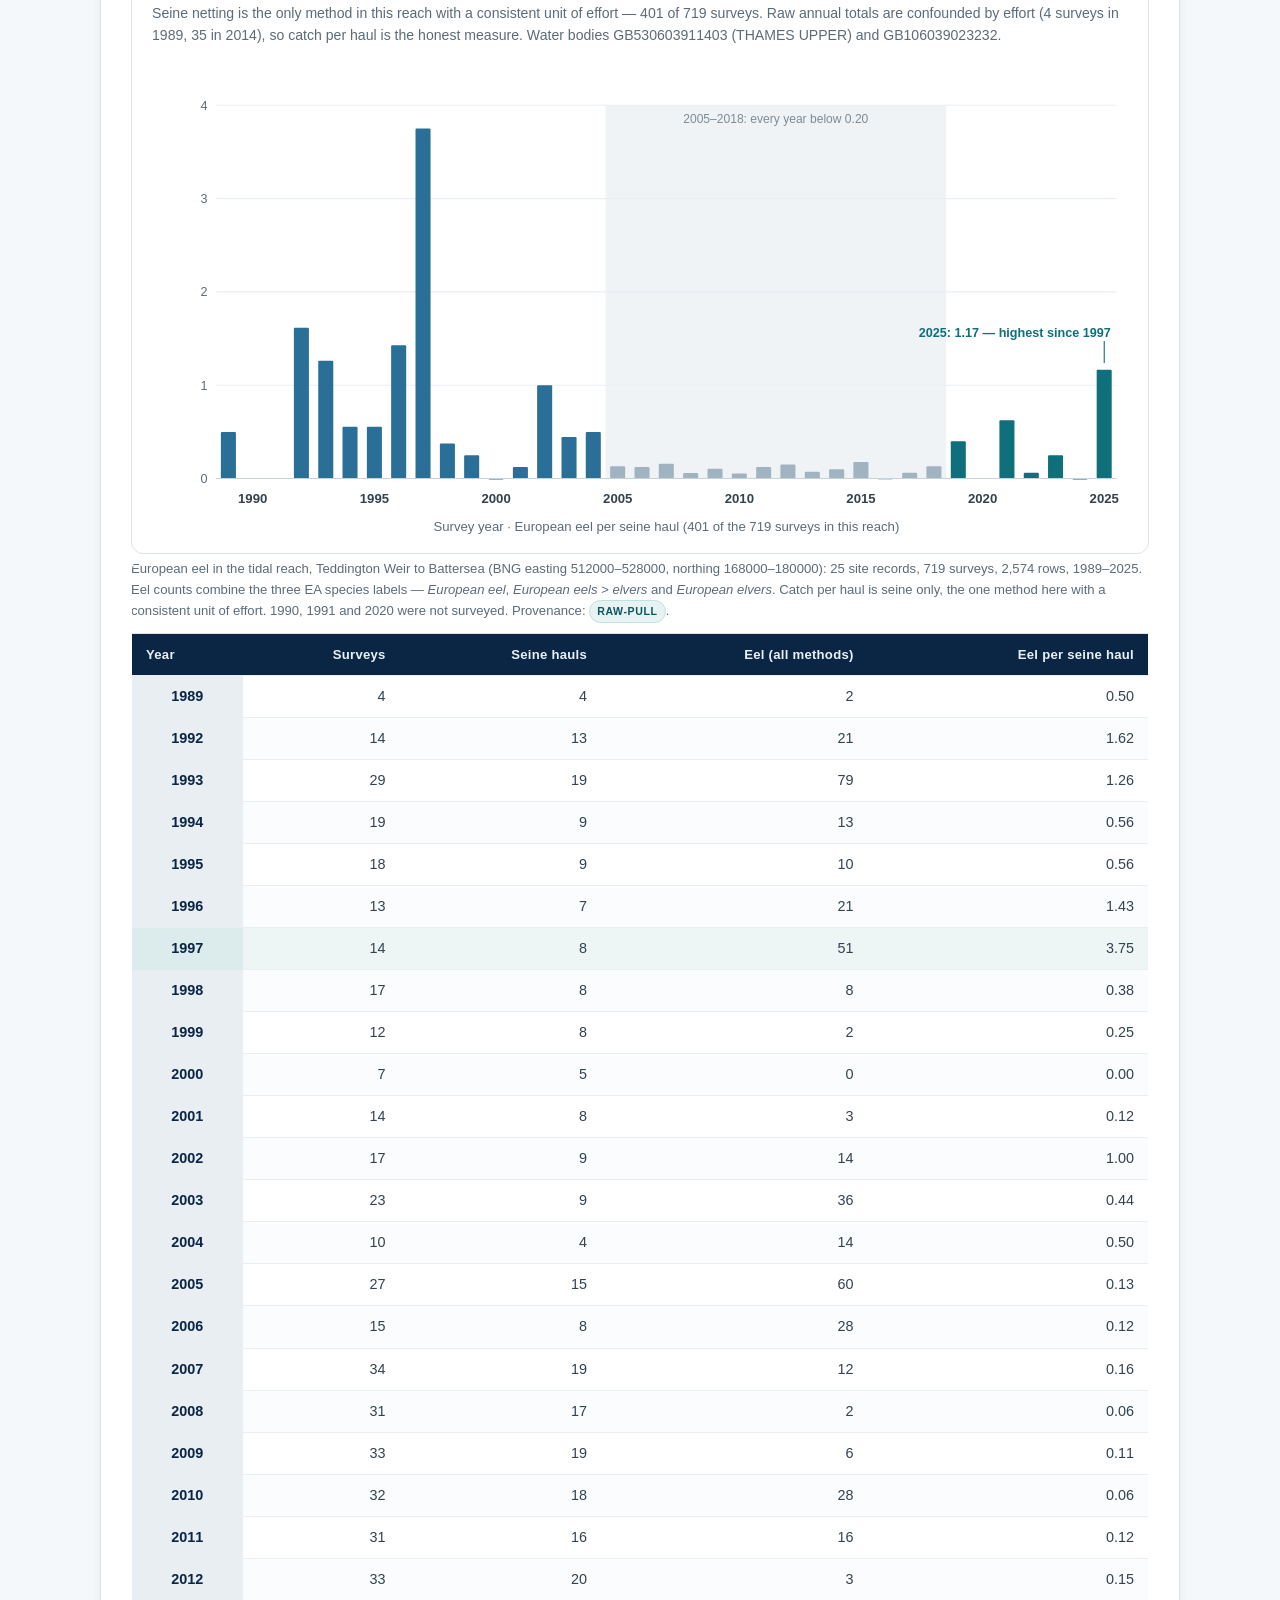
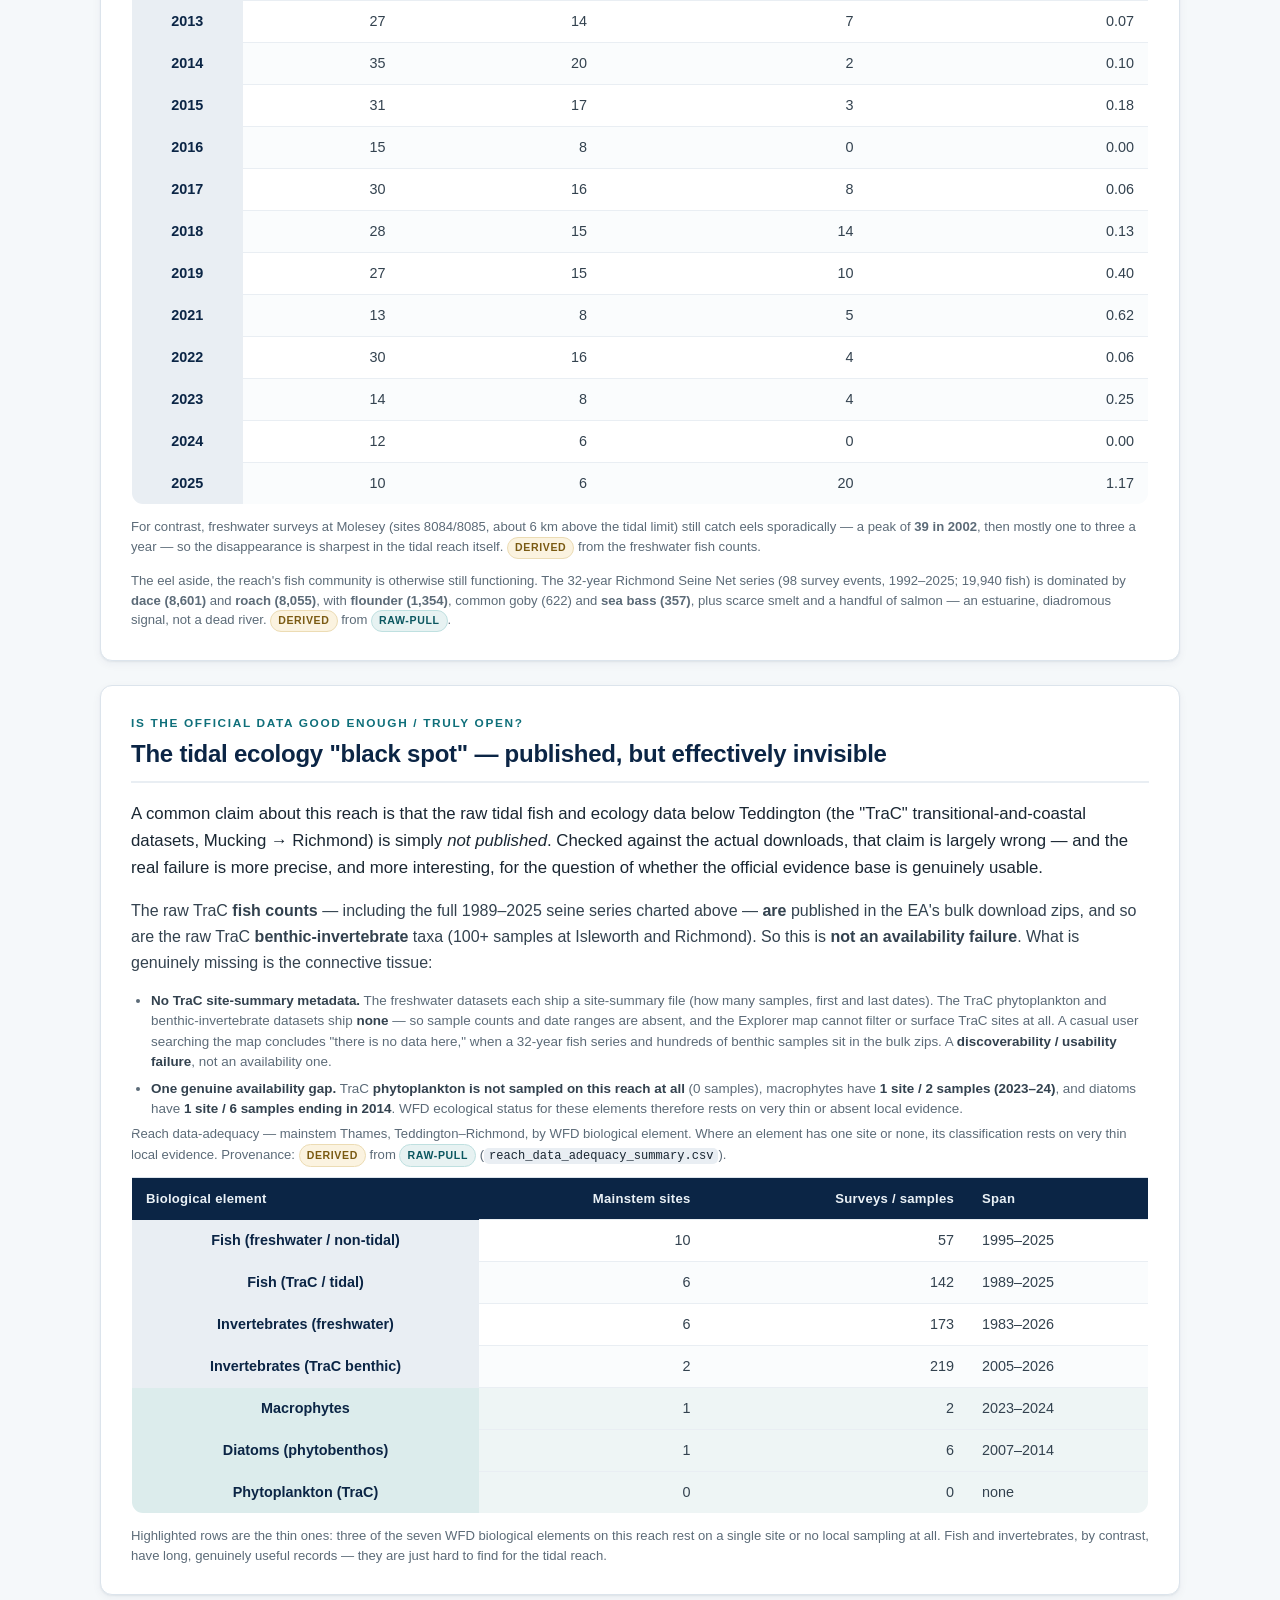
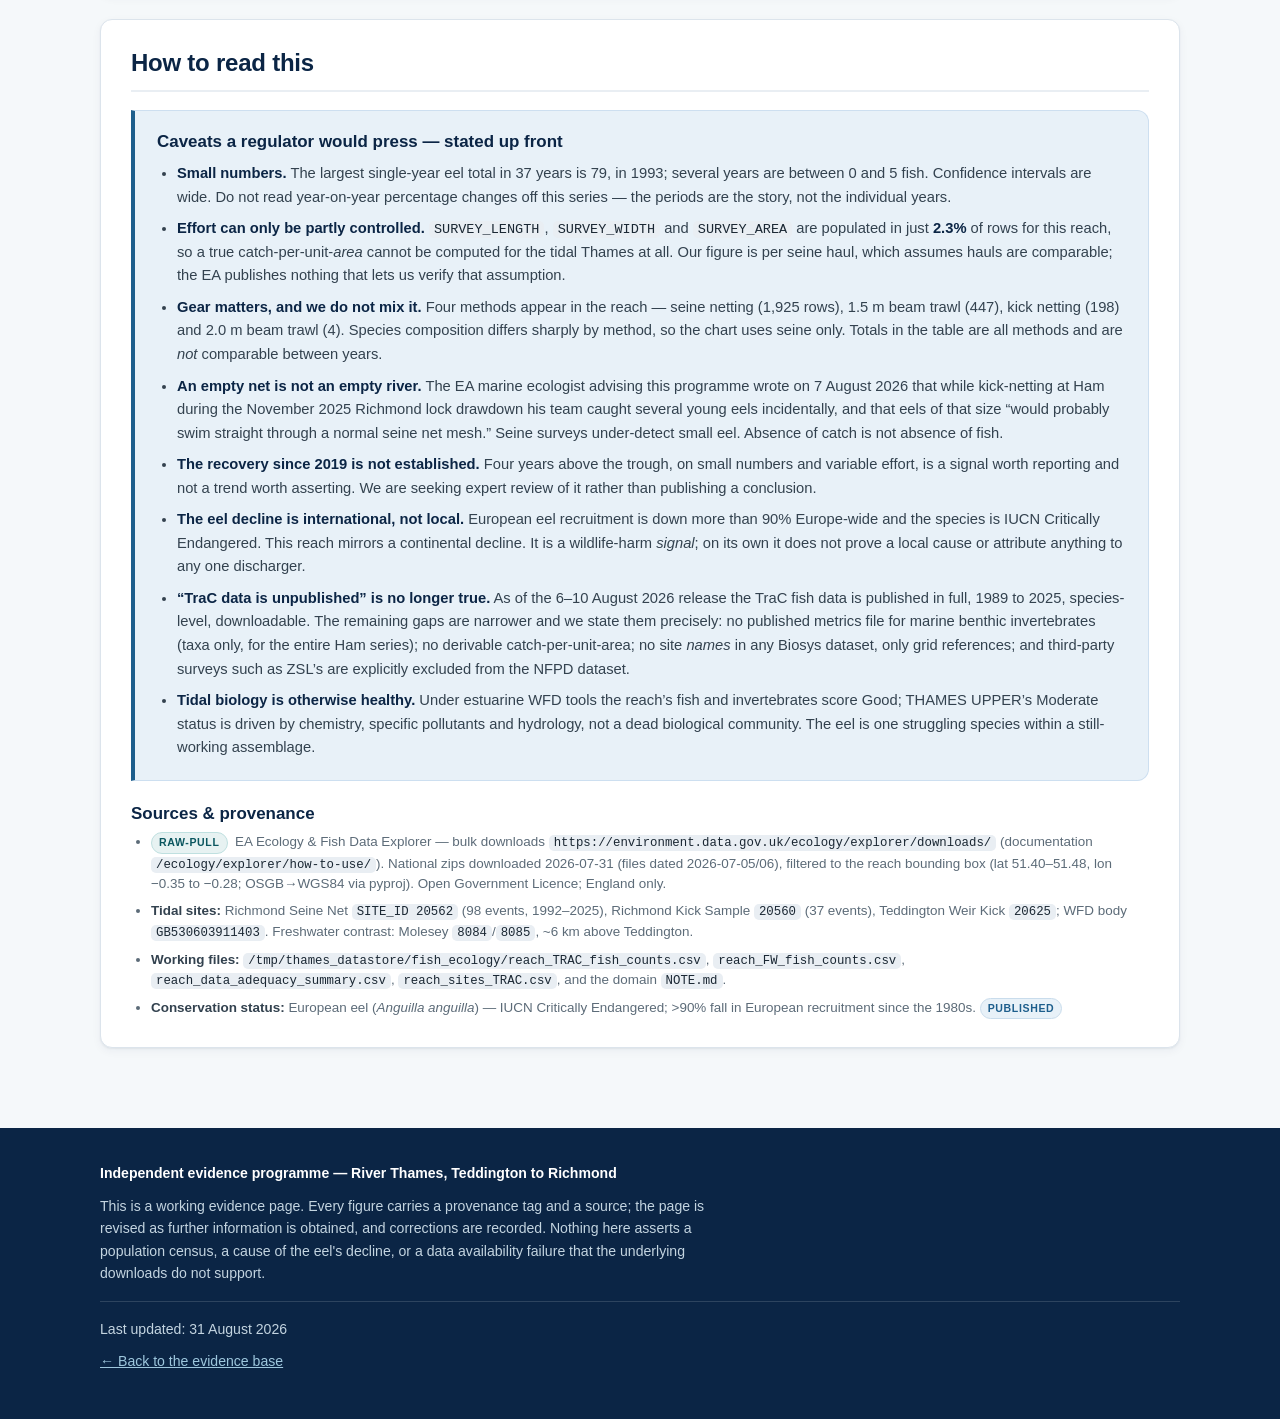
<file: docs/fish.html>
<!DOCTYPE html>
<html lang="en">
<head>
<meta charset="UTF-8">
<meta name="viewport" content="width=device-width, initial-scale=1.0">
<title>Fish &amp; aquatic ecology &mdash; European eel: a 92% crash and a fragile recovery | Thames Evidence Programme</title>
<meta name="description" content="European eel in the tidal Thames between Teddington and Battersea fell 92% in catch per seine haul between the 1990s and 2005-2018 - then partly recovered, with 2025 the strongest year since 1997. 506 eel recorded across 1989-2025. Corrected 31 August 2026.">
<meta name="robots" content="index, follow">
<meta name="color-scheme" content="light">
<link rel="icon" href="/favicon.ico" sizes="48x48">
<link rel="icon" href="/favicon.svg" type="image/svg+xml">
<link rel="apple-touch-icon" href="/apple-touch-icon.png">
<link rel="manifest" href="/site.webmanifest">
<meta name="theme-color" content="#0b2545">
<link rel="canonical" href="https://thamesevidence.org.uk/docs/fish.html">
<meta property="og:type" content="article">
<meta property="og:site_name" content="Thames Evidence Programme">
<meta property="og:url" content="https://thamesevidence.org.uk/docs/fish.html">
<meta property="og:image" content="https://thamesevidence.org.uk/images/brand/river-thames-evidence-programme-share.jpg">
<meta property="og:image:width" content="1200">
<meta property="og:image:height" content="630">
<meta name="twitter:card" content="summary_large_image">
<meta name="twitter:image" content="https://thamesevidence.org.uk/images/brand/river-thames-evidence-programme-share.jpg">
<link rel="stylesheet" href="/site.css">
</head>
<body>

<a class="skip" href="#figures">Skip to the figures</a>

<nav class="topnav" aria-label="Primary">
  <div class="wrap">
    <a class="brand" href="/"><span>Thames Evidence Programme</span></a>

    <input class="nav-toggle" type="checkbox" id="nav-toggle" aria-label="Show and hide the main menu">
    <span class="nav-burger" aria-hidden="true"><span></span><span></span><span></span></span>

    <div class="navpanel">
      <ul class="navlist">
        <li class="has-menu">
          <a href="/#evidence" aria-current="page">Evidence<i class="caret"></i></a>
          <div class="submenu">
            <p class="submenu-h">The river</p>
            <a href="/docs/water-quality.html">Water quality</a>
            <a href="/docs/sewage-mogden.html">Sewage &amp; storm overflows</a>
            <a href="/docs/wfd-status.html">WFD status &amp; compliance</a>
            <a href="/docs/bathing.html">Bathing water</a>
            <p class="submenu-h">Wildlife</p>
            <a href="/docs/fish.html" aria-current="page">Fish &amp; aquatic ecology</a>
            <a href="/docs/invertebrates.html">Invertebrates</a>
            <a href="/docs/birds-biodiversity.html">Birds &amp; biodiversity</a>
            <p class="submenu-h">Analysis</p>
            <a href="/docs/accountability.html">Accountability &amp; context</a>
            <a href="/docs/ownership.html">Ownership &amp; who decides</a>
            <a href="/docs/correlations.html">Cross-correlations</a>
          </div>
        </li>
        <li><a href="/why-it-matters.html">Why it matters</a></li>
        <li><a href="/docs/River-Thames-Programme-Dashboard.html">Dashboard</a></li>
        <li><a href="/#about">About</a></li>
      </ul>
    </div>
  </div>
</nav>

<header class="hero art hero--fish">
  <div class="wrap">
    <p class="eyebrow">Evidence · Fish &amp; aquatic ecology</p>
    <h1>European eel: a 92% crash &mdash; and a fragile recovery</h1>
    <p class="standfirst">
      European eel, a Critically Endangered species, crashed in the tidal Thames between Teddington and
      Battersea: catch per seine haul fell from a mean of 1.22 in 1992&ndash;99 to 0.09 in 2008&ndash;18, a
      92% fall, with every year from 2005 to 2018 below 0.20. But the species did not disappear. 506 eel
      are recorded across 1989&ndash;2025, and since 2019 the series has lifted again &mdash; 2025 is the
      strongest seine year since 1997. Whether that is recovery, survey effort or noise on small numbers
      is not yet settled, and we say so rather than guess.
    </p>
    <p class="meta">
      <span>EA Ecology &amp; Fish Data Explorer</span>
      <span>Richmond &amp; Teddington · tidal reach</span>
      <span>WFD body GB530603911403</span>
      <span>RAW-PULL</span>
    </p>
  </div>
</header>

    <!-- ===================== CORRECTION ===================== -->
    <section class="wrap" aria-labelledby="corr-h">
      <div class="caveats" style="border-left:3px solid #8c2f22">
        <h3 id="corr-h">Corrected 31 August 2026</h3>
        <p>An earlier version of this page, published 31 July 2026, said that 12 European eel were caught
        in this reach in 1993 and none after 2019, and was headlined <em>&ldquo;the eels have gone&rdquo;</em>.
        <strong>That was wrong.</strong> The Environment Agency&rsquo;s full TraC fish release, which reached the
        bulk-download directory on 10 August 2026, records <strong>79 eel in 1993 and 506 across 1989&ndash;2025</strong>,
        including catches in 2021, 2022, 2023 and 2025.</p>
        <p>Two things caused the error. The dataset was not available in usable bulk form when the page was
        written. And the EA splits eel across three species labels &mdash; <em>European eel</em>,
        <em>European eels &gt; elvers</em> and <em>European elvers</em> &mdash; and we had filtered on one.
        The second mistake was ours alone.</p>
        <p>The correction was prompted by the Environment Agency marine ecologist who has advised this
        programme, who wrote to us on 7 August 2026 to say that he had caught several young eels in kick
        nets at Ham during the November 2025 Richmond lock drawdown, and that eels of that size would
        probably swim straight through a normal seine mesh. He was right, and we are grateful. The page now
        says what the data says.</p>
      </div>
    </section>

<main>
  <div class="wrap">

    <!-- ===================== STAT TILES ===================== -->
    <section id="figures" aria-labelledby="figures-h">
      <p class="kicker">EA seine &amp; kick-net surveys · tidal reach</p>
      <h2 id="figures-h">The headline figures</h2>
      <p class="lede">
        The Environment Agency has seine- and kick-netted fish at Richmond and Teddington on the tidal
        Thames since the early 1990s. The long record is the European eel's near-disappearance — set
        against a fish community that is otherwise still functioning. These are the numbers the raw
        survey counts give for the reach.
      </p>

      <div class="tiles">
        <div class="tile">
          <div class="stat">92%</div>
          <div class="stat-label">fall in European eel <strong>per seine haul</strong> between 1992&ndash;99 (mean 1.22) and 2008&ndash;18 (mean 0.09). Every one of the fourteen years 2005&ndash;2018 sits below 0.20.</div>
          <div class="src">Mean of annual catch per seine haul <span class="prov derived">DERIVED</span> from <span class="prov raw">RAW-PULL</span></div>
        </div>
        <div class="tile">
          <div class="stat">506</div>
          <div class="stat-label">European eel recorded across the tidal reach in <strong>1989&ndash;2025</strong>, in 175 records &mdash; including <strong>79 in 1993</strong>, the largest single year.</div>
          <div class="src">EA Ecology &amp; Fish Data Explorer &middot; TraC fish counts <span class="prov raw">RAW-PULL</span></div>
        </div>
        <div class="tile">
          <div class="stat">1.17</div>
          <div class="stat-label">eel per seine haul in <strong>2025</strong> &mdash; the highest since 1997. 2019, 2021, 2023 and 2025 all sit well above the 2005&ndash;18 trough. Whether that is recovery, effort or noise is <strong>not yet settled</strong>.</div>
          <div class="src">Annual catch per seine haul <span class="prov derived">DERIVED</span> from <span class="prov raw">RAW-PULL</span></div>
        </div>
        <div class="tile">
          <div class="stat">0</div>
          <div class="stat-label">published biological index values &mdash; BMWP, WHPT, AMBI or IQI &mdash; for the <strong>marine benthic</strong> samples, which cover the entire Ham invertebrate series from 2006 to date. Taxa ship without metrics.</div>
          <div class="src">TC_BENT_OPEN_DATA_TAXA, reach extract <span class="prov gap">PROVEN GAP</span></div>
        </div>
      </div>
    </section>

    <!-- ===================== EEL CHART + TABLE ===================== -->
    <section id="eel" aria-labelledby="eel-h">
      <h2 id="eel-h">European eel per seine haul, tidal reach, 1989&ndash;2025</h2>

      <figure class="chart">
        <div class="chart-head">
          <h3>European eel per seine haul, Teddington Weir to Battersea</h3>
          <p>Seine netting is the only method in this reach with a consistent unit of effort &mdash; 401 of 719 surveys. Raw annual totals are confounded by effort (4 surveys in 1989, 35 in 2014), so catch per haul is the honest measure. Water bodies GB530603911403 (THAMES UPPER) and GB106039023232.</p>
        </div>
        <svg class="svg-chart" viewBox="0 0 900 448" role="img" aria-labelledby="eelTitle eelDesc" preserveAspectRatio="xMidYMid meet">
          <title id="eelTitle">European eel per seine haul in the tidal Thames, Teddington to Battersea, 1989 to 2025</title>
          <desc id="eelDesc">Vertical bar chart of European eel caught per seine haul each survey year, 1989 to 2025. The 1990s run high, peaking at 3.75 in 1997. From 2005 to 2018 every year sits below 0.20, shaded as the trough. From 2019 the series lifts again: 0.40 in 2019, 0.63 in 2021, 0.25 in 2023 and 1.17 in 2025, the highest since 1997. The shape is a steep decline into a long trough followed by a partial and uneven recovery, not a fall to zero.</desc>
          <g font-family="-apple-system,'Segoe UI',Roboto,Helvetica,Arial,sans-serif">
            <rect x="418.6" y="44" width="310.3" height="340" fill="#f0f3f5"/>
            <text x="573.7" y="60" fill="#7c8b96" font-size="11" text-anchor="middle">2005&#8211;2018: every year below 0.20</text>
            <g stroke="#e9eef3" stroke-width="1"><line x1="64" y1="299.0" x2="884" y2="299.0"/><line x1="64" y1="214.0" x2="884" y2="214.0"/><line x1="64" y1="129.0" x2="884" y2="129.0"/><line x1="64" y1="44.0" x2="884" y2="44.0"/></g>
            <g fill="#5c6b78" font-size="11.5" text-anchor="end"><text x="56" y="388.0">0</text><text x="56" y="303.0">1</text><text x="56" y="218.0">2</text><text x="56" y="133.0">3</text><text x="56" y="48.0">4</text></g>
            <rect x="68.2" y="341.5" width="13.7" height="42.5" fill="#2a6f97" rx="1"><title>1989: 0.50 eel per seine haul (2 eel, 4 hauls)</title></rect><rect x="134.7" y="246.7" width="13.7" height="137.3" fill="#2a6f97" rx="1"><title>1992: 1.62 eel per seine haul (21 eel, 13 hauls)</title></rect><rect x="156.9" y="276.6" width="13.7" height="107.4" fill="#2a6f97" rx="1"><title>1993: 1.26 eel per seine haul (79 eel, 19 hauls)</title></rect><rect x="179.0" y="336.8" width="13.7" height="47.2" fill="#2a6f97" rx="1"><title>1994: 0.56 eel per seine haul (13 eel, 9 hauls)</title></rect><rect x="201.2" y="336.8" width="13.7" height="47.2" fill="#2a6f97" rx="1"><title>1995: 0.56 eel per seine haul (10 eel, 9 hauls)</title></rect><rect x="223.3" y="262.6" width="13.7" height="121.4" fill="#2a6f97" rx="1"><title>1996: 1.43 eel per seine haul (21 eel, 7 hauls)</title></rect><rect x="245.5" y="65.2" width="13.7" height="318.8" fill="#2a6f97" rx="1"><title>1997: 3.75 eel per seine haul (51 eel, 8 hauls)</title></rect><rect x="267.7" y="352.1" width="13.7" height="31.9" fill="#2a6f97" rx="1"><title>1998: 0.38 eel per seine haul (8 eel, 8 hauls)</title></rect><rect x="289.8" y="362.8" width="13.7" height="21.2" fill="#2a6f97" rx="1"><title>1999: 0.25 eel per seine haul (2 eel, 8 hauls)</title></rect><rect x="312.0" y="384.0" width="13.7" height="0.8" fill="#2a6f97" rx="1"><title>2000: 0.00 eel per seine haul (0 eel, 5 hauls)</title></rect><rect x="334.2" y="373.4" width="13.7" height="10.6" fill="#2a6f97" rx="1"><title>2001: 0.12 eel per seine haul (3 eel, 8 hauls)</title></rect><rect x="356.3" y="299.0" width="13.7" height="85.0" fill="#2a6f97" rx="1"><title>2002: 1.00 eel per seine haul (14 eel, 9 hauls)</title></rect><rect x="378.5" y="346.2" width="13.7" height="37.8" fill="#2a6f97" rx="1"><title>2003: 0.44 eel per seine haul (36 eel, 9 hauls)</title></rect><rect x="400.6" y="341.5" width="13.7" height="42.5" fill="#2a6f97" rx="1"><title>2004: 0.50 eel per seine haul (14 eel, 4 hauls)</title></rect><rect x="422.8" y="372.7" width="13.7" height="11.3" fill="#9fb3c0" rx="1"><title>2005: 0.13 eel per seine haul (60 eel, 15 hauls)</title></rect><rect x="445.0" y="373.4" width="13.7" height="10.6" fill="#9fb3c0" rx="1"><title>2006: 0.12 eel per seine haul (28 eel, 8 hauls)</title></rect><rect x="467.1" y="370.6" width="13.7" height="13.4" fill="#9fb3c0" rx="1"><title>2007: 0.16 eel per seine haul (12 eel, 19 hauls)</title></rect><rect x="489.3" y="379.0" width="13.7" height="5.0" fill="#9fb3c0" rx="1"><title>2008: 0.06 eel per seine haul (2 eel, 17 hauls)</title></rect><rect x="511.5" y="375.1" width="13.7" height="8.9" fill="#9fb3c0" rx="1"><title>2009: 0.11 eel per seine haul (6 eel, 19 hauls)</title></rect><rect x="533.6" y="379.3" width="13.7" height="4.7" fill="#9fb3c0" rx="1"><title>2010: 0.06 eel per seine haul (28 eel, 18 hauls)</title></rect><rect x="555.8" y="373.4" width="13.7" height="10.6" fill="#9fb3c0" rx="1"><title>2011: 0.12 eel per seine haul (16 eel, 16 hauls)</title></rect><rect x="577.9" y="371.2" width="13.7" height="12.8" fill="#9fb3c0" rx="1"><title>2012: 0.15 eel per seine haul (3 eel, 20 hauls)</title></rect><rect x="600.1" y="377.9" width="13.7" height="6.1" fill="#9fb3c0" rx="1"><title>2013: 0.07 eel per seine haul (7 eel, 14 hauls)</title></rect><rect x="622.3" y="375.5" width="13.7" height="8.5" fill="#9fb3c0" rx="1"><title>2014: 0.10 eel per seine haul (2 eel, 20 hauls)</title></rect><rect x="644.4" y="369.0" width="13.7" height="15.0" fill="#9fb3c0" rx="1"><title>2015: 0.18 eel per seine haul (3 eel, 17 hauls)</title></rect><rect x="666.6" y="384.0" width="13.7" height="0.8" fill="#9fb3c0" rx="1"><title>2016: 0.00 eel per seine haul (0 eel, 8 hauls)</title></rect><rect x="688.8" y="378.7" width="13.7" height="5.3" fill="#9fb3c0" rx="1"><title>2017: 0.06 eel per seine haul (8 eel, 16 hauls)</title></rect><rect x="710.9" y="372.7" width="13.7" height="11.3" fill="#9fb3c0" rx="1"><title>2018: 0.13 eel per seine haul (14 eel, 15 hauls)</title></rect><rect x="733.1" y="350.0" width="13.7" height="34.0" fill="#0f6f7a" rx="1"><title>2019: 0.40 eel per seine haul (10 eel, 15 hauls)</title></rect><rect x="777.4" y="330.9" width="13.7" height="53.1" fill="#0f6f7a" rx="1"><title>2021: 0.62 eel per seine haul (5 eel, 8 hauls)</title></rect><rect x="799.6" y="378.7" width="13.7" height="5.3" fill="#0f6f7a" rx="1"><title>2022: 0.06 eel per seine haul (4 eel, 16 hauls)</title></rect><rect x="821.7" y="362.8" width="13.7" height="21.2" fill="#0f6f7a" rx="1"><title>2023: 0.25 eel per seine haul (4 eel, 8 hauls)</title></rect><rect x="843.9" y="384.0" width="13.7" height="0.8" fill="#0f6f7a" rx="1"><title>2024: 0.00 eel per seine haul (0 eel, 6 hauls)</title></rect><rect x="866.0" y="284.8" width="13.7" height="99.2" fill="#0f6f7a" rx="1"><title>2025: 1.17 eel per seine haul (20 eel, 6 hauls)</title></rect>
            <line x1="64" y1="384" x2="884" y2="384" stroke="#c7d2da" stroke-width="1"/>
            <line x1="872.9" y1="278.8" x2="872.9" y2="258.8" stroke="#0f6f7a" stroke-width="1"/>
            <text x="878.9" y="254.8" fill="#0f6f7a" font-size="11.5" font-weight="700" text-anchor="end">2025: 1.17 &#8212; highest since 1997</text>
            <g fill="#33424f" font-size="12" font-weight="600" text-anchor="middle"><text x="97.2" y="406">1990</text><text x="208.1" y="406">1995</text><text x="318.9" y="406">2000</text><text x="429.7" y="406">2005</text><text x="540.5" y="406">2010</text><text x="651.3" y="406">2015</text><text x="762.1" y="406">2020</text><text x="872.9" y="406">2025</text></g>
            <text x="474" y="432" fill="#5c6b78" font-size="12" text-anchor="middle">Survey year &#183; European eel per seine haul (401 of the 719 surveys in this reach)</text>
          </g>
        </svg>
      </figure>

      <div class="table-wrap">
        <table class="data">
          <caption>
            European eel in the tidal reach, Teddington Weir to Battersea (BNG easting 512000&ndash;528000,
            northing 168000&ndash;180000): 25 site records, 719 surveys, 2,574 rows, 1989&ndash;2025. Eel counts
            combine the three EA species labels &mdash; <em>European eel</em>, <em>European eels &gt; elvers</em>
            and <em>European elvers</em>. Catch per haul is seine only, the one method here with a consistent
            unit of effort. 1990, 1991 and 2020 were not surveyed. Provenance: <span class="prov raw">RAW-PULL</span>.
          </caption>
          <thead>
            <tr>
              <th scope="col">Year</th>
              <th scope="col" class="num">Surveys</th>
              <th scope="col" class="num">Seine hauls</th>
              <th scope="col" class="num">Eel (all methods)</th>
              <th scope="col" class="num">Eel per seine haul</th>
            </tr>
          </thead>
          <tbody>
            <tr><th scope="row">1989</th><td class="num">4</td><td class="num">4</td><td class="num">2</td><td class="num">0.50</td></tr>
            <tr><th scope="row">1992</th><td class="num">14</td><td class="num">13</td><td class="num">21</td><td class="num">1.62</td></tr>
            <tr><th scope="row">1993</th><td class="num">29</td><td class="num">19</td><td class="num">79</td><td class="num">1.26</td></tr>
            <tr><th scope="row">1994</th><td class="num">19</td><td class="num">9</td><td class="num">13</td><td class="num">0.56</td></tr>
            <tr><th scope="row">1995</th><td class="num">18</td><td class="num">9</td><td class="num">10</td><td class="num">0.56</td></tr>
            <tr><th scope="row">1996</th><td class="num">13</td><td class="num">7</td><td class="num">21</td><td class="num">1.43</td></tr>
            <tr class="is-peak"><th scope="row">1997</th><td class="num">14</td><td class="num">8</td><td class="num">51</td><td class="num">3.75</td></tr>
            <tr><th scope="row">1998</th><td class="num">17</td><td class="num">8</td><td class="num">8</td><td class="num">0.38</td></tr>
            <tr><th scope="row">1999</th><td class="num">12</td><td class="num">8</td><td class="num">2</td><td class="num">0.25</td></tr>
            <tr><th scope="row">2000</th><td class="num">7</td><td class="num">5</td><td class="num">0</td><td class="num">0.00</td></tr>
            <tr><th scope="row">2001</th><td class="num">14</td><td class="num">8</td><td class="num">3</td><td class="num">0.12</td></tr>
            <tr><th scope="row">2002</th><td class="num">17</td><td class="num">9</td><td class="num">14</td><td class="num">1.00</td></tr>
            <tr><th scope="row">2003</th><td class="num">23</td><td class="num">9</td><td class="num">36</td><td class="num">0.44</td></tr>
            <tr><th scope="row">2004</th><td class="num">10</td><td class="num">4</td><td class="num">14</td><td class="num">0.50</td></tr>
            <tr><th scope="row">2005</th><td class="num">27</td><td class="num">15</td><td class="num">60</td><td class="num">0.13</td></tr>
            <tr><th scope="row">2006</th><td class="num">15</td><td class="num">8</td><td class="num">28</td><td class="num">0.12</td></tr>
            <tr><th scope="row">2007</th><td class="num">34</td><td class="num">19</td><td class="num">12</td><td class="num">0.16</td></tr>
            <tr><th scope="row">2008</th><td class="num">31</td><td class="num">17</td><td class="num">2</td><td class="num">0.06</td></tr>
            <tr><th scope="row">2009</th><td class="num">33</td><td class="num">19</td><td class="num">6</td><td class="num">0.11</td></tr>
            <tr><th scope="row">2010</th><td class="num">32</td><td class="num">18</td><td class="num">28</td><td class="num">0.06</td></tr>
            <tr><th scope="row">2011</th><td class="num">31</td><td class="num">16</td><td class="num">16</td><td class="num">0.12</td></tr>
            <tr><th scope="row">2012</th><td class="num">33</td><td class="num">20</td><td class="num">3</td><td class="num">0.15</td></tr>
            <tr><th scope="row">2013</th><td class="num">27</td><td class="num">14</td><td class="num">7</td><td class="num">0.07</td></tr>
            <tr><th scope="row">2014</th><td class="num">35</td><td class="num">20</td><td class="num">2</td><td class="num">0.10</td></tr>
            <tr><th scope="row">2015</th><td class="num">31</td><td class="num">17</td><td class="num">3</td><td class="num">0.18</td></tr>
            <tr><th scope="row">2016</th><td class="num">15</td><td class="num">8</td><td class="num">0</td><td class="num">0.00</td></tr>
            <tr><th scope="row">2017</th><td class="num">30</td><td class="num">16</td><td class="num">8</td><td class="num">0.06</td></tr>
            <tr><th scope="row">2018</th><td class="num">28</td><td class="num">15</td><td class="num">14</td><td class="num">0.13</td></tr>
            <tr><th scope="row">2019</th><td class="num">27</td><td class="num">15</td><td class="num">10</td><td class="num">0.40</td></tr>
            <tr><th scope="row">2021</th><td class="num">13</td><td class="num">8</td><td class="num">5</td><td class="num">0.62</td></tr>
            <tr><th scope="row">2022</th><td class="num">30</td><td class="num">16</td><td class="num">4</td><td class="num">0.06</td></tr>
            <tr><th scope="row">2023</th><td class="num">14</td><td class="num">8</td><td class="num">4</td><td class="num">0.25</td></tr>
            <tr><th scope="row">2024</th><td class="num">12</td><td class="num">6</td><td class="num">0</td><td class="num">0.00</td></tr>
            <tr><th scope="row">2025</th><td class="num">10</td><td class="num">6</td><td class="num">20</td><td class="num">1.17</td></tr>
          </tbody>
        </table>
      </div>
      <p class="note">
        For contrast, freshwater surveys at Molesey (sites 8084/8085, about 6&nbsp;km above the tidal limit)
        still catch eels sporadically — a peak of <strong>39 in 2002</strong>, then mostly one to three a year —
        so the disappearance is sharpest in the tidal reach itself. <span class="prov derived">DERIVED</span> from the
        freshwater fish counts.
      </p>

      <p class="note">
        The eel aside, the reach's fish community is otherwise still functioning. The 32-year Richmond
        Seine Net series (98 survey events, 1992–2025; 19,940 fish) is dominated by <strong>dace (8,601)</strong>
        and <strong>roach (8,055)</strong>, with <strong>flounder (1,354)</strong>, common goby (622) and
        <strong>sea bass (357)</strong>, plus scarce smelt and a handful of salmon — an estuarine, diadromous
        signal, not a dead river. <span class="prov derived">DERIVED</span> from <span class="prov raw">RAW-PULL</span>.
      </p>
    </section>

    <!-- ===================== THE BLACK SPOT ===================== -->
    <section id="blackspot" aria-labelledby="blackspot-h">
      <p class="kicker">Is the official data good enough / truly open?</p>
      <h2 id="blackspot-h">The tidal ecology "black spot" — published, but effectively invisible</h2>
      <p class="lede">
        A common claim about this reach is that the raw tidal fish and ecology data below Teddington
        (the "TraC" transitional-and-coastal datasets, Mucking&nbsp;→&nbsp;Richmond) is simply
        <em>not published</em>. Checked against the actual downloads, that claim is largely wrong — and the
        real failure is more precise, and more interesting, for the question of whether the official
        evidence base is genuinely usable.
      </p>

      <p>
        The raw TraC <strong>fish counts</strong> — including the full 1989–2025 seine series charted
        above — <strong>are</strong> published in the EA's bulk download zips, and so are the raw TraC
        <strong>benthic-invertebrate</strong> taxa (100+ samples at Isleworth and Richmond). So this is
        <strong>not an availability failure</strong>. What is genuinely missing is the connective tissue:
      </p>

      <ul class="sourcelist">
        <li><strong>No TraC site-summary metadata.</strong> The freshwater datasets each ship a site-summary file (how many samples, first and last dates). The TraC phytoplankton and benthic-invertebrate datasets ship <strong>none</strong> — so sample counts and date ranges are absent, and the Explorer map cannot filter or surface TraC sites at all. A casual user searching the map concludes "there is no data here," when a 32-year fish series and hundreds of benthic samples sit in the bulk zips. A <strong>discoverability / usability failure</strong>, not an availability one.</li>
        <li><strong>One genuine availability gap.</strong> TraC <strong>phytoplankton is not sampled on this reach at all</strong> (0 samples), macrophytes have <strong>1 site / 2 samples (2023–24)</strong>, and diatoms have <strong>1 site / 6 samples ending in 2014</strong>. WFD ecological status for these elements therefore rests on very thin or absent local evidence.</li>
      </ul>

      <div class="table-wrap">
        <table class="data">
          <caption>
            Reach data-adequacy — mainstem Thames, Teddington–Richmond, by WFD biological element.
            Where an element has one site or none, its classification rests on very thin local evidence.
            Provenance: <span class="prov derived">DERIVED</span> from <span class="prov raw">RAW-PULL</span> (<code>reach_data_adequacy_summary.csv</code>).
          </caption>
          <thead>
            <tr>
              <th scope="col">Biological element</th>
              <th scope="col" class="num">Mainstem sites</th>
              <th scope="col" class="num">Surveys / samples</th>
              <th scope="col">Span</th>
            </tr>
          </thead>
          <tbody>
            <tr><th scope="row">Fish (freshwater / non-tidal)</th><td class="num">10</td><td class="num">57</td><td>1995–2025</td></tr>
            <tr><th scope="row">Fish (TraC / tidal)</th><td class="num">6</td><td class="num">142</td><td>1989–2025</td></tr>
            <tr><th scope="row">Invertebrates (freshwater)</th><td class="num">6</td><td class="num">173</td><td>1983–2026</td></tr>
            <tr><th scope="row">Invertebrates (TraC benthic)</th><td class="num">2</td><td class="num">219</td><td>2005–2026</td></tr>
            <tr class="is-peak"><th scope="row">Macrophytes</th><td class="num">1</td><td class="num">2</td><td>2023–2024</td></tr>
            <tr class="is-peak"><th scope="row">Diatoms (phytobenthos)</th><td class="num">1</td><td class="num">6</td><td>2007–2014</td></tr>
            <tr class="is-peak"><th scope="row">Phytoplankton (TraC)</th><td class="num">0</td><td class="num">0</td><td>none</td></tr>
          </tbody>
        </table>
      </div>
      <p class="note">
        Highlighted rows are the thin ones: three of the seven WFD biological elements on this reach rest
        on a single site or no local sampling at all. Fish and invertebrates, by contrast, have long,
        genuinely useful records — they are just hard to find for the tidal reach.
      </p>
    </section>

    <!-- ===================== HOW TO READ THIS ===================== -->
    <section id="read" aria-labelledby="read-h">
      <h2 id="read-h">How to read this</h2>
      <div class="caveats">
        <h3>Caveats a regulator would press &mdash; stated up front</h3>
        <ul>
          <li><strong>Small numbers.</strong> The largest single-year eel total in 37 years is 79, in 1993; several years are between 0 and 5 fish. Confidence intervals are wide. Do not read year-on-year percentage changes off this series &mdash; the periods are the story, not the individual years.</li>
          <li><strong>Effort can only be partly controlled.</strong> <code>SURVEY_LENGTH</code>, <code>SURVEY_WIDTH</code> and <code>SURVEY_AREA</code> are populated in just <strong>2.3%</strong> of rows for this reach, so a true catch-per-unit-<em>area</em> cannot be computed for the tidal Thames at all. Our figure is per seine haul, which assumes hauls are comparable; the EA publishes nothing that lets us verify that assumption.</li>
          <li><strong>Gear matters, and we do not mix it.</strong> Four methods appear in the reach &mdash; seine netting (1,925 rows), 1.5&nbsp;m beam trawl (447), kick netting (198) and 2.0&nbsp;m beam trawl (4). Species composition differs sharply by method, so the chart uses seine only. Totals in the table are all methods and are <em>not</em> comparable between years.</li>
          <li><strong>An empty net is not an empty river.</strong> The EA marine ecologist advising this programme wrote on 7 August 2026 that while kick-netting at Ham during the November 2025 Richmond lock drawdown his team caught several young eels incidentally, and that eels of that size &ldquo;would probably swim straight through a normal seine net mesh.&rdquo; Seine surveys under-detect small eel. Absence of catch is not absence of fish.</li>
          <li><strong>The recovery since 2019 is not established.</strong> Four years above the trough, on small numbers and variable effort, is a signal worth reporting and not a trend worth asserting. We are seeking expert review of it rather than publishing a conclusion.</li>
          <li><strong>The eel decline is international, not local.</strong> European eel recruitment is down more than 90% Europe-wide and the species is IUCN Critically Endangered. This reach mirrors a continental decline. It is a wildlife-harm <em>signal</em>; on its own it does not prove a local cause or attribute anything to any one discharger.</li>
          <li><strong>&ldquo;TraC data is unpublished&rdquo; is no longer true.</strong> As of the 6&ndash;10 August 2026 release the TraC fish data is published in full, 1989 to 2025, species-level, downloadable. The remaining gaps are narrower and we state them precisely: no published metrics file for marine benthic invertebrates (taxa only, for the entire Ham series); no derivable catch-per-unit-area; no site <em>names</em> in any Biosys dataset, only grid references; and third-party surveys such as ZSL&rsquo;s are explicitly excluded from the NFPD dataset.</li>
          <li><strong>Tidal biology is otherwise healthy.</strong> Under estuarine WFD tools the reach&rsquo;s fish and invertebrates score Good; THAMES UPPER&rsquo;s Moderate status is driven by chemistry, specific pollutants and hydrology, not a dead biological community. The eel is one struggling species within a still-working assemblage.</li>
        </ul>
      </div>

      <h3 class="subhead">Sources &amp; provenance</h3>
      <ul class="sourcelist">
        <li><span class="prov raw">RAW-PULL</span> &nbsp;EA Ecology &amp; Fish Data Explorer — bulk downloads <code>https://environment.data.gov.uk/ecology/explorer/downloads/</code> (documentation <code>/ecology/explorer/how-to-use/</code>). National zips downloaded 2026-07-31 (files dated 2026-07-05/06), filtered to the reach bounding box (lat 51.40–51.48, lon −0.35 to −0.28; OSGB→WGS84 via pyproj). Open Government Licence; England only.</li>
        <li><strong>Tidal sites:</strong> Richmond Seine Net <code>SITE_ID 20562</code> (98 events, 1992–2025), Richmond Kick Sample <code>20560</code> (37 events), Teddington Weir Kick <code>20625</code>; WFD body <code>GB530603911403</code>. Freshwater contrast: Molesey <code>8084</code>/<code>8085</code>, ~6&nbsp;km above Teddington.</li>
        <li><strong>Working files:</strong> <code>/tmp/thames_datastore/fish_ecology/reach_TRAC_fish_counts.csv</code>, <code>reach_FW_fish_counts.csv</code>, <code>reach_data_adequacy_summary.csv</code>, <code>reach_sites_TRAC.csv</code>, and the domain <code>NOTE.md</code>.</li>
        <li><strong>Conservation status:</strong> European eel (<em>Anguilla anguilla</em>) — IUCN Critically Endangered; &gt;90% fall in European recruitment since the 1980s. <span class="prov pub">PUBLISHED</span></li>
      </ul>
    </section>

  </div>
</main>

<footer class="site">
  <div class="wrap">
    <p><strong>Independent evidence programme — River Thames, Teddington to Richmond</strong></p>
    <p>
      This is a working evidence page. Every figure carries a provenance tag and a source; the page is
      revised as further information is obtained, and corrections are recorded. Nothing here asserts a
      population census, a cause of the eel's decline, or a data availability failure that the underlying
      downloads do not support.
    </p>
    <div class="rule"></div>
    <p>Last updated: <time datetime="2026-08-31">31 August 2026</time></p>
    <p><a href="/#evidence">← Back to the evidence base</a></p>
  </div>
</footer>

</body>
</html>
</file>
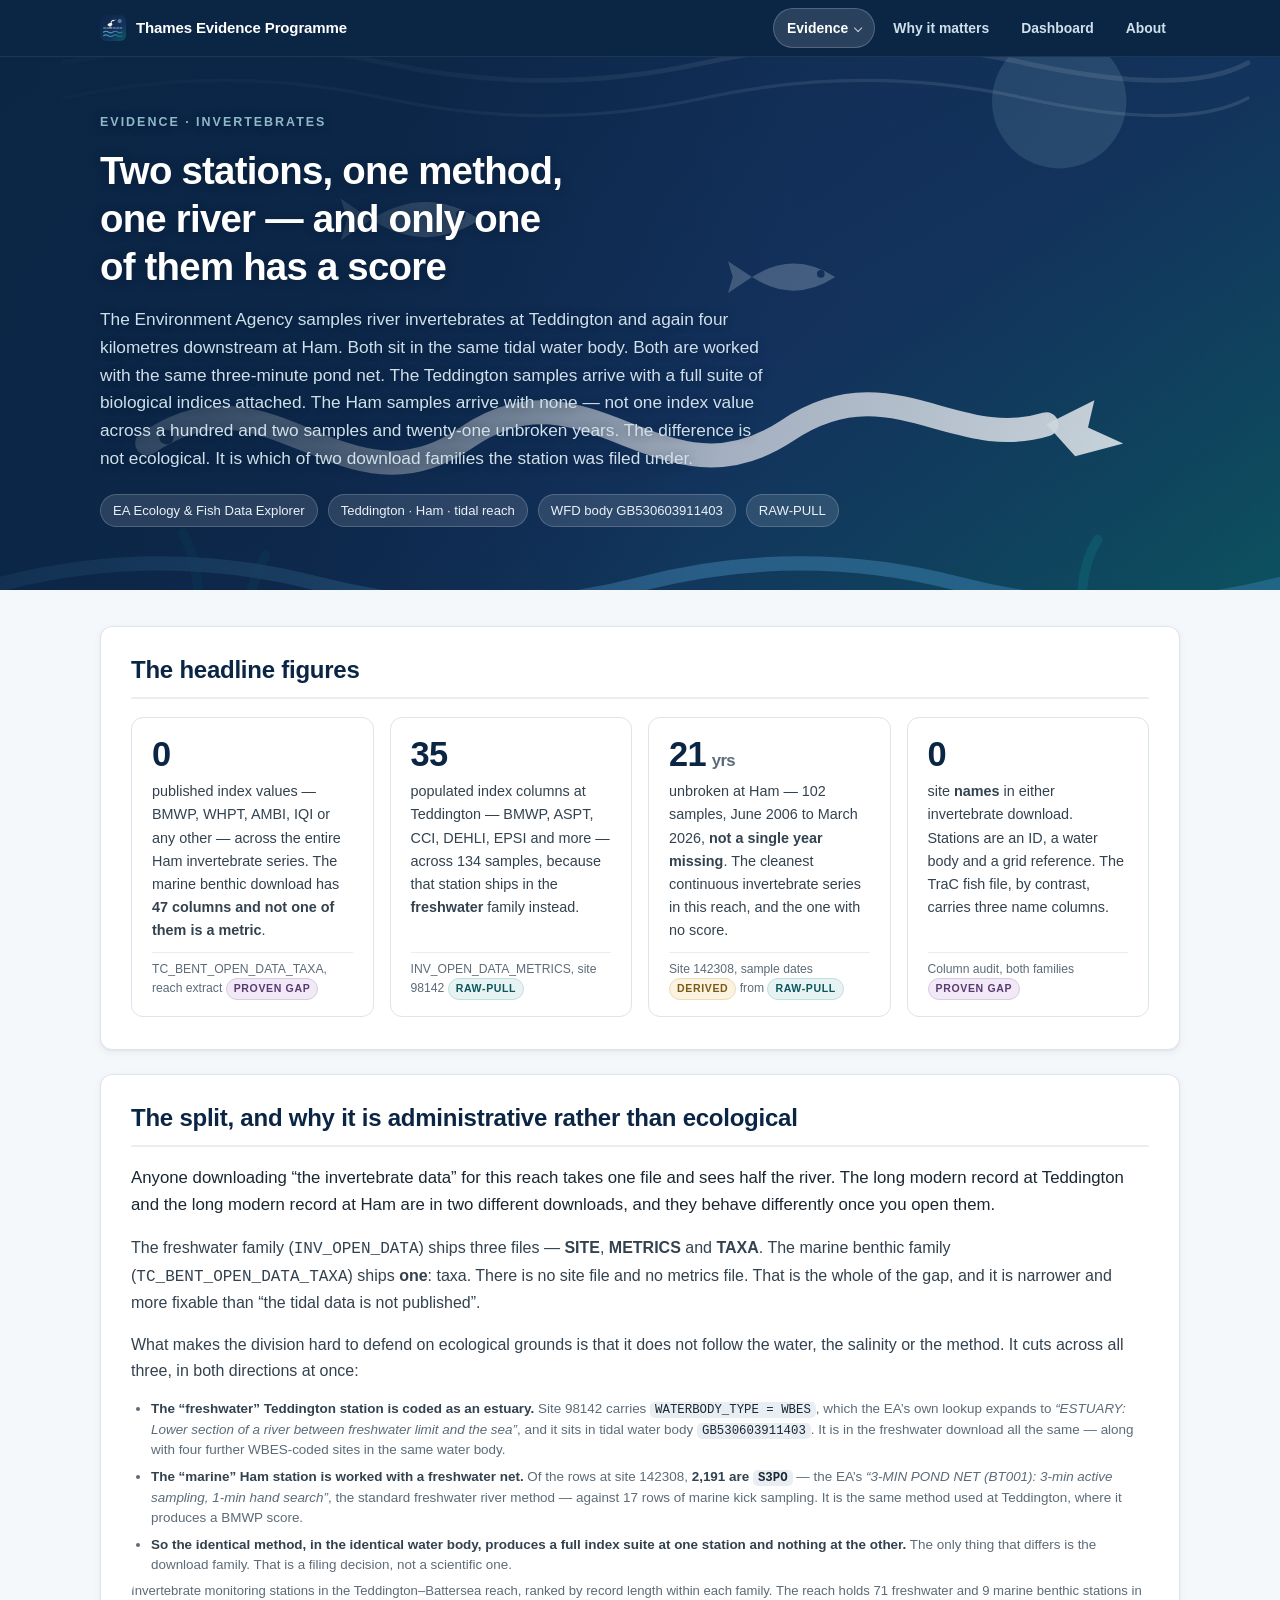
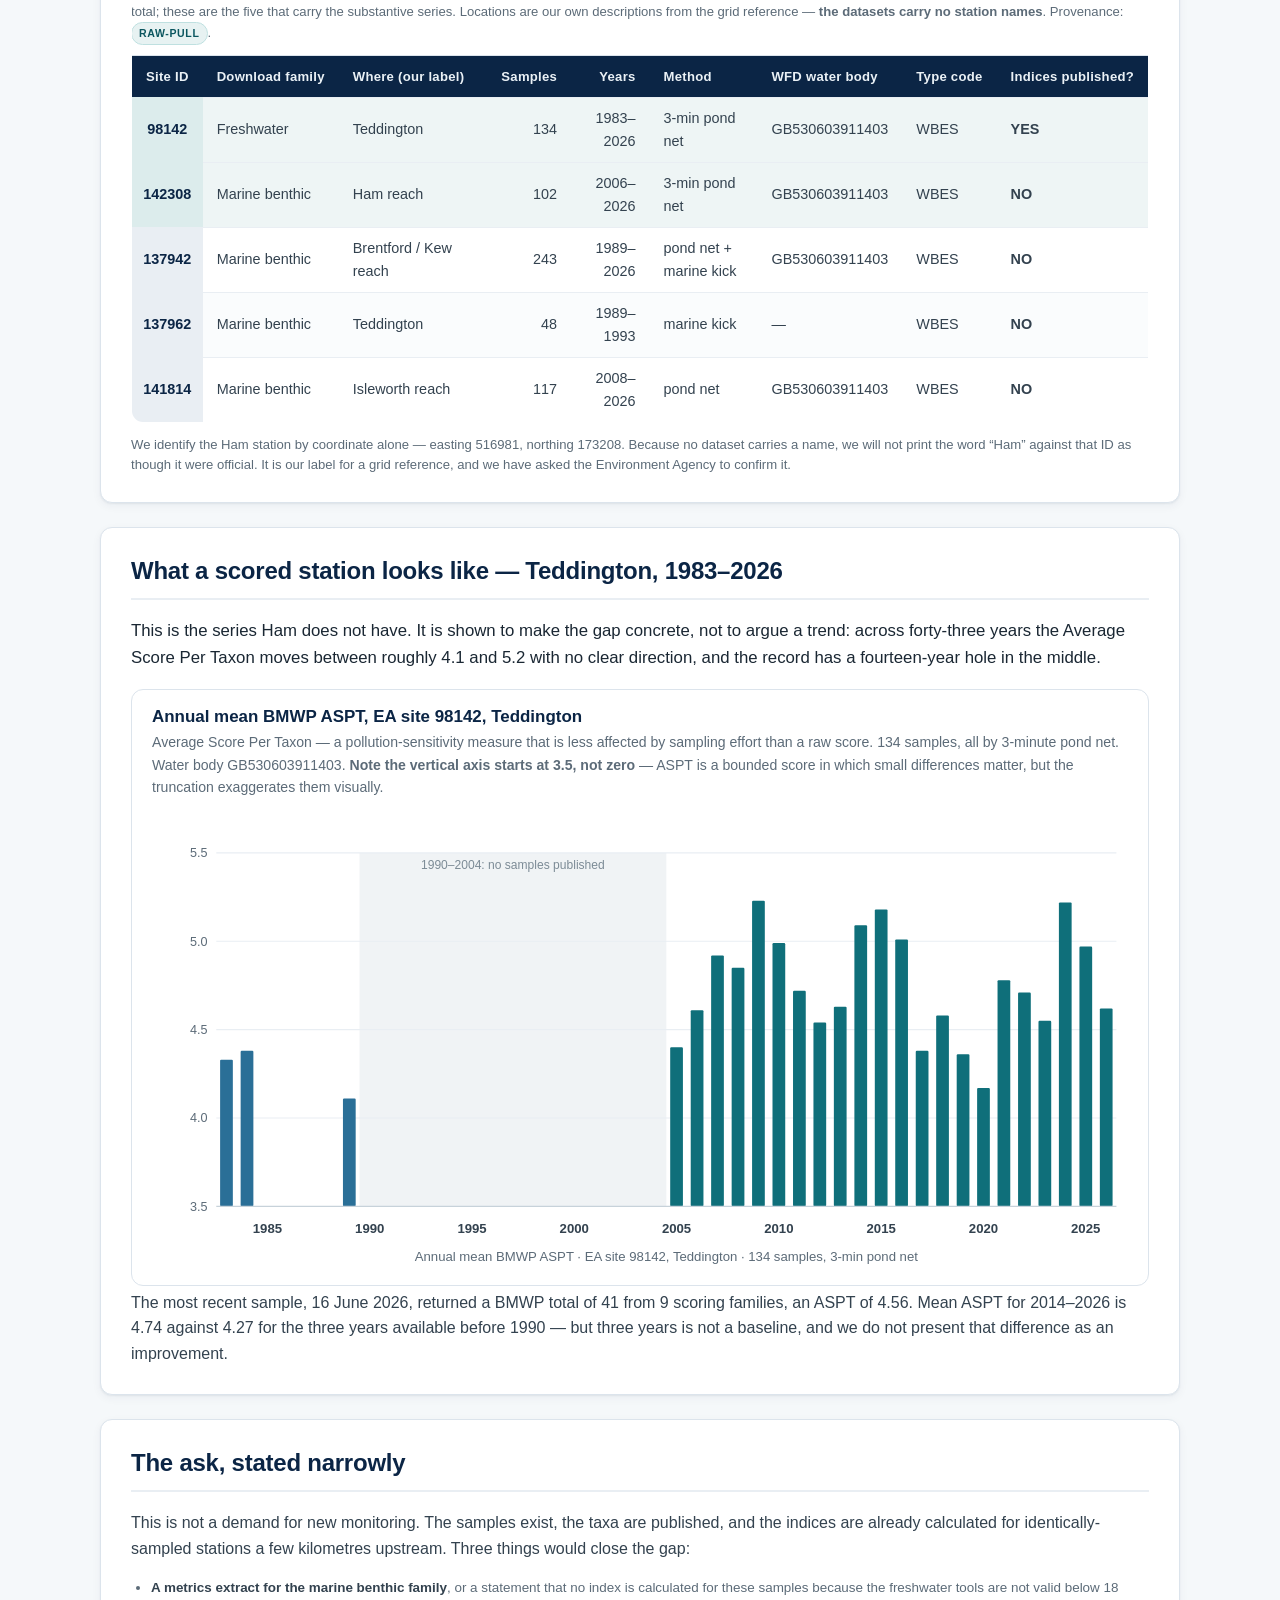
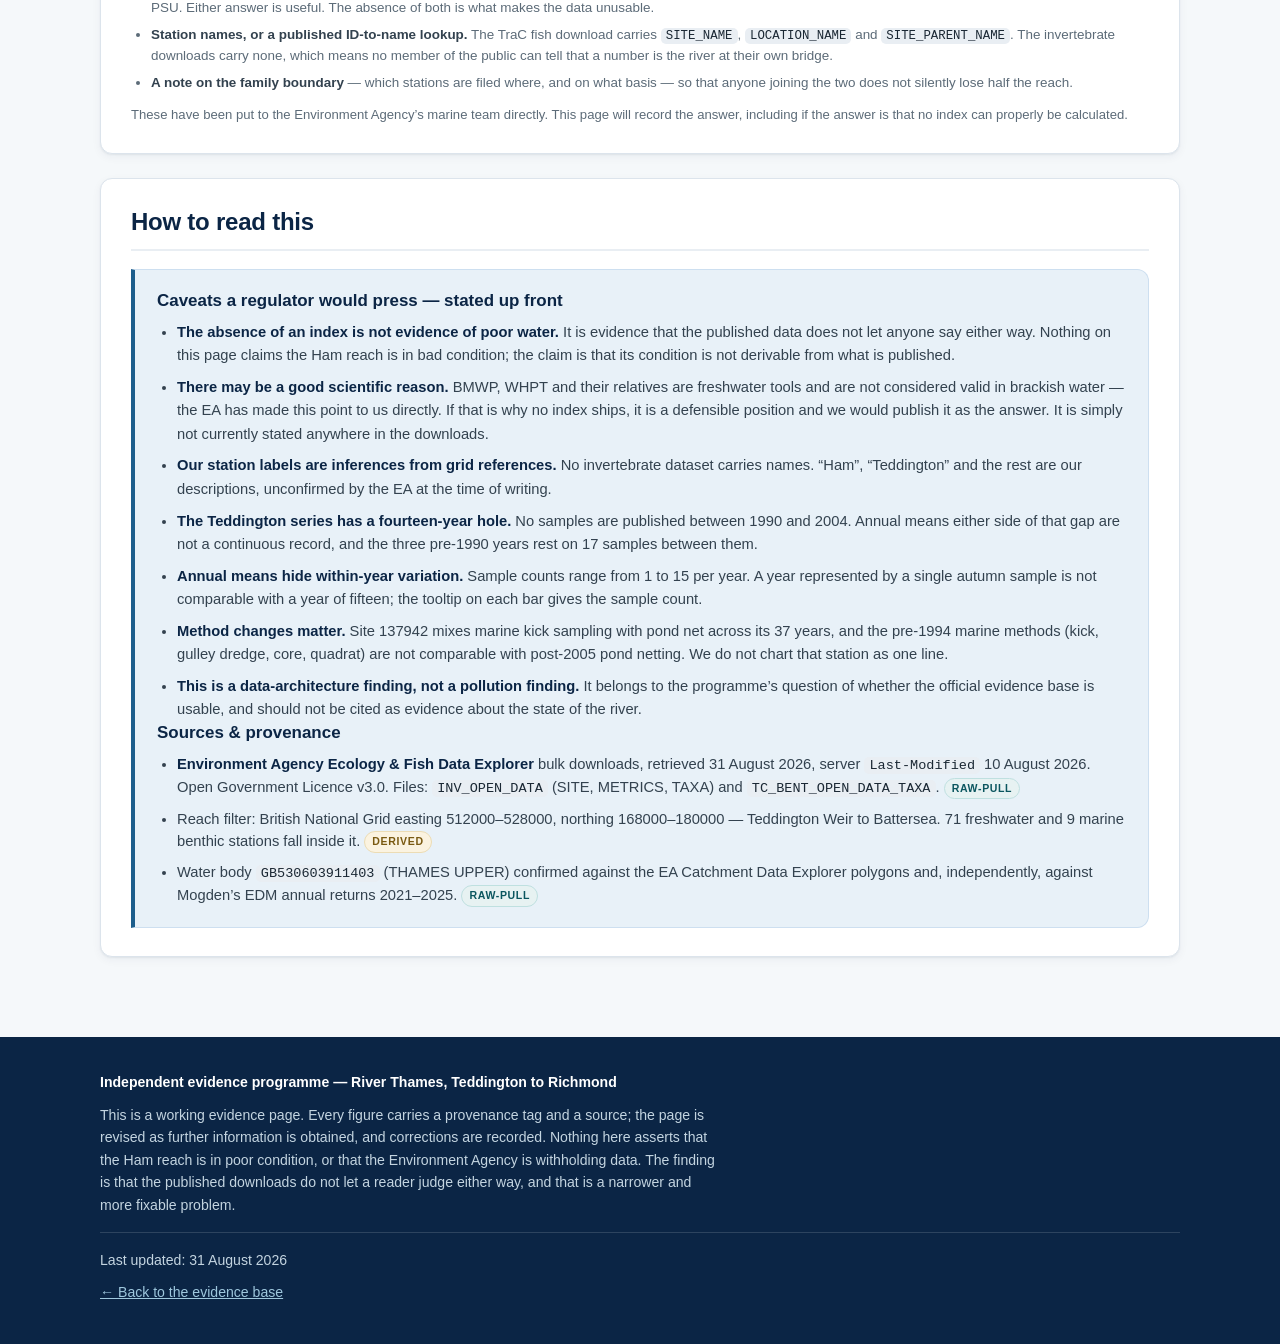
<file: docs/invertebrates.html>
<!DOCTYPE html>
<html lang="en">
<head>
<meta charset="UTF-8">
<meta name="viewport" content="width=device-width, initial-scale=1.0">
<title>Invertebrates &mdash; two stations, one method, and only one score | Thames Evidence Programme</title>
<meta name="description" content="EA invertebrate monitoring at Teddington and Ham sits in the same tidal water body and uses the same 3-minute pond net, but only Teddington gets published biological indices. 102 samples and 21 unbroken years at Ham carry no BMWP, WHPT, AMBI or IQI value at all. A data-architecture finding, not a pollution finding.">
<meta name="robots" content="index, follow">
<meta name="color-scheme" content="light">
<link rel="icon" href="/favicon.ico" sizes="48x48">
<link rel="icon" href="/favicon.svg" type="image/svg+xml">
<link rel="apple-touch-icon" href="/apple-touch-icon.png">
<link rel="manifest" href="/site.webmanifest">
<meta name="theme-color" content="#0b2545">
<link rel="canonical" href="https://thamesevidence.org.uk/docs/invertebrates.html">
<meta property="og:type" content="article">
<meta property="og:site_name" content="Thames Evidence Programme">
<meta property="og:url" content="https://thamesevidence.org.uk/docs/invertebrates.html">
<meta property="og:image" content="https://thamesevidence.org.uk/images/brand/river-thames-evidence-programme-share.jpg">
<meta property="og:image:width" content="1200">
<meta property="og:image:height" content="630">
<meta name="twitter:card" content="summary_large_image">
<meta name="twitter:image" content="https://thamesevidence.org.uk/images/brand/river-thames-evidence-programme-share.jpg">
<link rel="stylesheet" href="/site.css">
</head>
<body>

<a class="skip" href="#figures">Skip to the figures</a>

<nav class="topnav" aria-label="Primary">
  <div class="wrap">
    <a class="brand" href="/"><span>Thames Evidence Programme</span></a>

    <input class="nav-toggle" type="checkbox" id="nav-toggle" aria-label="Show and hide the main menu">
    <span class="nav-burger" aria-hidden="true"><span></span><span></span><span></span></span>

    <div class="navpanel">
      <ul class="navlist">
        <li class="has-menu">
          <a href="/#evidence" aria-current="page">Evidence<i class="caret"></i></a>
          <div class="submenu">
            <p class="submenu-h">The river</p>
            <a href="/docs/water-quality.html">Water quality</a>
            <a href="/docs/sewage-mogden.html">Sewage &amp; storm overflows</a>
            <a href="/docs/wfd-status.html">WFD status &amp; compliance</a>
            <a href="/docs/bathing.html">Bathing water</a>
            <p class="submenu-h">Wildlife</p>
            <a href="/docs/fish.html">Fish &amp; aquatic ecology</a>
            <a href="/docs/invertebrates.html" aria-current="page">Invertebrates</a>
            <a href="/docs/birds-biodiversity.html">Birds &amp; biodiversity</a>
            <p class="submenu-h">Analysis</p>
            <a href="/docs/accountability.html">Accountability &amp; context</a>
            <a href="/docs/ownership.html">Ownership &amp; who decides</a>
            <a href="/docs/correlations.html">Cross-correlations</a>
          </div>
        </li>
        <li><a href="/why-it-matters.html">Why it matters</a></li>
        <li><a href="/docs/River-Thames-Programme-Dashboard.html">Dashboard</a></li>
        <li><a href="/#about">About</a></li>
      </ul>
    </div>
  </div>
</nav>

<header class="hero art hero--fish">
  <div class="wrap">
    <p class="eyebrow">Evidence &#183; Invertebrates</p>
    <h1>Two stations, one method, one river &mdash; and only one of them has a score</h1>
    <p class="standfirst">
      The Environment Agency samples river invertebrates at Teddington and again four kilometres
      downstream at Ham. Both sit in the same tidal water body. Both are worked with the same
      three-minute pond net. The Teddington samples arrive with a full suite of biological indices
      attached. The Ham samples arrive with none &mdash; not one index value across a hundred and two
      samples and twenty-one unbroken years. The difference is not ecological. It is which of two
      download families the station was filed under.
    </p>
    <p class="meta">
      <span>EA Ecology &amp; Fish Data Explorer</span>
      <span>Teddington &#183; Ham &#183; tidal reach</span>
      <span>WFD body GB530603911403</span>
      <span>RAW-PULL</span>
    </p>
  </div>
</header>

<main id="main">
  <div class="wrap">

    <section id="headline" aria-labelledby="head-h">
      <h2 id="head-h">The headline figures</h2>
      <div class="tiles">
        <div class="tile">
          <div class="stat">0</div>
          <div class="stat-label">published index values &mdash; BMWP, WHPT, AMBI, IQI or any other &mdash; across the entire Ham invertebrate series. The marine benthic download has <strong>47 columns and not one of them is a metric</strong>.</div>
          <div class="src">TC_BENT_OPEN_DATA_TAXA, reach extract <span class="prov gap">PROVEN GAP</span></div>
        </div>
        <div class="tile">
          <div class="stat">35</div>
          <div class="stat-label">populated index columns at Teddington &mdash; BMWP, ASPT, CCI, DEHLI, EPSI and more &mdash; across 134 samples, because that station ships in the <strong>freshwater</strong> family instead.</div>
          <div class="src">INV_OPEN_DATA_METRICS, site 98142 <span class="prov raw">RAW-PULL</span></div>
        </div>
        <div class="tile">
          <div class="stat">21<span class="unit"> yrs</span></div>
          <div class="stat-label">unbroken at Ham &mdash; 102 samples, June 2006 to March 2026, <strong>not a single year missing</strong>. The cleanest continuous invertebrate series in this reach, and the one with no score.</div>
          <div class="src">Site 142308, sample dates <span class="prov derived">DERIVED</span> from <span class="prov raw">RAW-PULL</span></div>
        </div>
        <div class="tile">
          <div class="stat">0</div>
          <div class="stat-label">site <strong>names</strong> in either invertebrate download. Stations are an ID, a water body and a grid reference. The TraC fish file, by contrast, carries three name columns.</div>
          <div class="src">Column audit, both families <span class="prov gap">PROVEN GAP</span></div>
        </div>
      </div>
    </section>

    <section id="split" aria-labelledby="split-h">
      <h2 id="split-h">The split, and why it is administrative rather than ecological</h2>
      <p class="lede">
        Anyone downloading &ldquo;the invertebrate data&rdquo; for this reach takes one file and sees half
        the river. The long modern record at Teddington and the long modern record at Ham are in two
        different downloads, and they behave differently once you open them.
      </p>

      <p>
        The freshwater family (<code>INV_OPEN_DATA</code>) ships three files &mdash; <strong>SITE</strong>,
        <strong>METRICS</strong> and <strong>TAXA</strong>. The marine benthic family
        (<code>TC_BENT_OPEN_DATA_TAXA</code>) ships <strong>one</strong>: taxa. There is no site file
        and no metrics file. That is the whole of the gap, and it is narrower and more fixable than
        &ldquo;the tidal data is not published&rdquo;.
      </p>

      <p>
        What makes the division hard to defend on ecological grounds is that it does not follow the
        water, the salinity or the method. It cuts across all three, in both directions at once:
      </p>

      <ul class="sourcelist">
        <li><strong>The &ldquo;freshwater&rdquo; Teddington station is coded as an estuary.</strong> Site
        98142 carries <code>WATERBODY_TYPE = WBES</code>, which the EA&rsquo;s own lookup expands to
        <em>&ldquo;ESTUARY: Lower section of a river between freshwater limit and the sea&rdquo;</em>, and it
        sits in tidal water body <code>GB530603911403</code>. It is in the freshwater download all the
        same &mdash; along with four further WBES-coded sites in the same water body.</li>
        <li><strong>The &ldquo;marine&rdquo; Ham station is worked with a freshwater net.</strong> Of the
        rows at site 142308, <strong>2,191 are <code>S3PO</code></strong> &mdash; the EA&rsquo;s
        <em>&ldquo;3-MIN POND NET (BT001): 3-min active sampling, 1-min hand search&rdquo;</em>, the standard
        freshwater river method &mdash; against 17 rows of marine kick sampling. It is the same method
        used at Teddington, where it produces a BMWP score.</li>
        <li><strong>So the identical method, in the identical water body, produces a full index suite
        at one station and nothing at the other.</strong> The only thing that differs is the download
        family. That is a filing decision, not a scientific one.</li>
      </ul>

      <div class="table-wrap">
        <table class="data">
          <caption>
            Invertebrate monitoring stations in the Teddington&ndash;Battersea reach, ranked by record
            length within each family. The reach holds 71 freshwater and 9 marine benthic stations in
            total; these are the five that carry the substantive series. Locations are our own
            descriptions from the grid reference &mdash; <strong>the datasets carry no station names</strong>.
            Provenance: <span class="prov raw">RAW-PULL</span>.
          </caption>
          <thead>
            <tr>
              <th scope="col">Site ID</th><th scope="col">Download family</th><th scope="col">Where (our label)</th>
              <th scope="col" class="num">Samples</th><th scope="col" class="num">Years</th>
              <th scope="col">Method</th><th scope="col">WFD water body</th><th scope="col">Type code</th>
              <th scope="col">Indices published?</th>
            </tr>
          </thead>
          <tbody><tr class="is-peak"><th scope="row">98142</th><td>Freshwater</td><td>Teddington</td><td class="num">134</td><td class="num">1983&ndash;2026</td><td>3-min pond net</td><td>GB530603911403</td><td>WBES</td><td><strong>YES</strong></td></tr><tr class="is-peak"><th scope="row">142308</th><td>Marine benthic</td><td>Ham reach</td><td class="num">102</td><td class="num">2006&ndash;2026</td><td>3-min pond net</td><td>GB530603911403</td><td>WBES</td><td><strong>NO</strong></td></tr><tr><th scope="row">137942</th><td>Marine benthic</td><td>Brentford / Kew reach</td><td class="num">243</td><td class="num">1989&ndash;2026</td><td>pond net + marine kick</td><td>GB530603911403</td><td>WBES</td><td><strong>NO</strong></td></tr><tr><th scope="row">137962</th><td>Marine benthic</td><td>Teddington</td><td class="num">48</td><td class="num">1989&ndash;1993</td><td>marine kick</td><td>&mdash;</td><td>WBES</td><td><strong>NO</strong></td></tr><tr><th scope="row">141814</th><td>Marine benthic</td><td>Isleworth reach</td><td class="num">117</td><td class="num">2008&ndash;2026</td><td>pond net</td><td>GB530603911403</td><td>WBES</td><td><strong>NO</strong></td></tr></tbody>
        </table>
      </div>

      <p class="note">
        We identify the Ham station by coordinate alone &mdash; easting 516981, northing 173208. Because
        no dataset carries a name, we will not print the word &ldquo;Ham&rdquo; against that ID as though
        it were official. It is our label for a grid reference, and we have asked the Environment
        Agency to confirm it.
      </p>
    </section>

    <section id="teddington" aria-labelledby="ted-h">
      <h2 id="ted-h">What a scored station looks like &mdash; Teddington, 1983&ndash;2026</h2>
      <p class="lede">
        This is the series Ham does not have. It is shown to make the gap concrete, not to argue a
        trend: across forty-three years the Average Score Per Taxon moves between roughly 4.1 and 5.2
        with no clear direction, and the record has a fourteen-year hole in the middle.
      </p>

      <figure class="chart">
        <div class="chart-head">
          <h3>Annual mean BMWP ASPT, EA site 98142, Teddington</h3>
          <p>Average Score Per Taxon &mdash; a pollution-sensitivity measure that is less affected by sampling effort than a raw score. 134 samples, all by 3-minute pond net. Water body GB530603911403. <strong>Note the vertical axis starts at 3.5, not zero</strong> &mdash; ASPT is a bounded score in which small differences matter, but the truncation exaggerates them visually.</p>
        </div>
        <svg class="svg-chart" viewBox="0 0 900 430" role="img" aria-labelledby="asptT asptD" preserveAspectRatio="xMidYMid meet">
          <title id="asptT">Average Score Per Taxon at the Teddington invertebrate station, 1983 to 2026</title>
          <desc id="asptD">Vertical bar chart of annual mean BMWP Average Score Per Taxon at EA site 98142. Values sit between 4.1 and 5.2 across the whole record with no clear direction. A shaded band marks 1990 to 2004, from which no samples are published. The point of the chart is that this station has a score at all: the equivalent station four kilometres downstream at Ham has none.</desc>
          <g font-family="-apple-system,'Segoe UI',Roboto,Helvetica,Arial,sans-serif">
            <rect x="194.5" y="40" width="279.5" height="322" fill="#f0f3f5"/>
            <text x="334.2" y="55" fill="#7c8b96" font-size="11" text-anchor="middle">1990&#8211;2004: no samples published</text>
            <g stroke="#e9eef3" stroke-width="1"><line x1="64" y1="281.5" x2="884" y2="281.5"/><line x1="64" y1="201.0" x2="884" y2="201.0"/><line x1="64" y1="120.5" x2="884" y2="120.5"/><line x1="64" y1="40.0" x2="884" y2="40.0"/></g>
            <g fill="#5c6b78" font-size="11.5" text-anchor="end"><text x="56" y="366.0">3.5</text><text x="56" y="285.5">4.0</text><text x="56" y="205.0">4.5</text><text x="56" y="124.5">5.0</text><text x="56" y="44.0">5.5</text></g>
            <rect x="67.5" y="228.4" width="11.6" height="133.6" fill="#2a6f97" rx="1"><title>1983: ASPT 4.33, BMWP 52.0, 12.0 taxa, 1 sample(s)</title></rect><rect x="86.2" y="220.3" width="11.6" height="141.7" fill="#2a6f97" rx="1"><title>1984: ASPT 4.38, BMWP 70.0, 16.0 taxa, 1 sample(s)</title></rect><rect x="179.4" y="263.8" width="11.6" height="98.2" fill="#2a6f97" rx="1"><title>1989: ASPT 4.11, BMWP 51.7, 12.1 taxa, 15 sample(s)</title></rect><rect x="477.5" y="217.1" width="11.6" height="144.9" fill="#0f6f7a" rx="1"><title>2005: ASPT 4.40, BMWP 57.0, 12.9 taxa, 9 sample(s)</title></rect><rect x="496.2" y="183.3" width="11.6" height="178.7" fill="#0f6f7a" rx="1"><title>2006: ASPT 4.61, BMWP 76.4, 16.3 taxa, 12 sample(s)</title></rect><rect x="514.8" y="133.4" width="11.6" height="228.6" fill="#0f6f7a" rx="1"><title>2007: ASPT 4.92, BMWP 87.0, 17.6 taxa, 5 sample(s)</title></rect><rect x="533.5" y="144.7" width="11.6" height="217.3" fill="#0f6f7a" rx="1"><title>2008: ASPT 4.85, BMWP 66.7, 13.7 taxa, 3 sample(s)</title></rect><rect x="552.1" y="83.5" width="11.6" height="278.5" fill="#0f6f7a" rx="1"><title>2009: ASPT 5.23, BMWP 115.7, 22.0 taxa, 3 sample(s)</title></rect><rect x="570.7" y="122.1" width="11.6" height="239.9" fill="#0f6f7a" rx="1"><title>2010: ASPT 4.99, BMWP 95.1, 19.0 taxa, 7 sample(s)</title></rect><rect x="589.4" y="165.6" width="11.6" height="196.4" fill="#0f6f7a" rx="1"><title>2011: ASPT 4.72, BMWP 90.1, 19.1 taxa, 8 sample(s)</title></rect><rect x="608.0" y="194.6" width="11.6" height="167.4" fill="#0f6f7a" rx="1"><title>2012: ASPT 4.54, BMWP 67.4, 14.8 taxa, 8 sample(s)</title></rect><rect x="626.6" y="180.1" width="11.6" height="181.9" fill="#0f6f7a" rx="1"><title>2013: ASPT 4.63, BMWP 66.0, 14.2 taxa, 4 sample(s)</title></rect><rect x="645.3" y="106.0" width="11.6" height="256.0" fill="#0f6f7a" rx="1"><title>2014: ASPT 5.09, BMWP 81.2, 16.0 taxa, 4 sample(s)</title></rect><rect x="663.9" y="91.5" width="11.6" height="270.5" fill="#0f6f7a" rx="1"><title>2015: ASPT 5.18, BMWP 81.3, 15.7 taxa, 3 sample(s)</title></rect><rect x="682.5" y="118.9" width="11.6" height="243.1" fill="#0f6f7a" rx="1"><title>2016: ASPT 5.01, BMWP 63.3, 12.7 taxa, 3 sample(s)</title></rect><rect x="701.2" y="220.3" width="11.6" height="141.7" fill="#0f6f7a" rx="1"><title>2017: ASPT 4.38, BMWP 57.3, 12.8 taxa, 6 sample(s)</title></rect><rect x="719.8" y="188.1" width="11.6" height="173.9" fill="#0f6f7a" rx="1"><title>2018: ASPT 4.58, BMWP 63.0, 13.8 taxa, 8 sample(s)</title></rect><rect x="738.5" y="223.5" width="11.6" height="138.5" fill="#0f6f7a" rx="1"><title>2019: ASPT 4.36, BMWP 49.0, 11.2 taxa, 4 sample(s)</title></rect><rect x="757.1" y="254.1" width="11.6" height="107.9" fill="#0f6f7a" rx="1"><title>2020: ASPT 4.17, BMWP 59.7, 13.7 taxa, 3 sample(s)</title></rect><rect x="775.7" y="155.9" width="11.6" height="206.1" fill="#0f6f7a" rx="1"><title>2021: ASPT 4.78, BMWP 73.3, 15.0 taxa, 3 sample(s)</title></rect><rect x="794.4" y="167.2" width="11.6" height="194.8" fill="#0f6f7a" rx="1"><title>2022: ASPT 4.71, BMWP 52.9, 11.1 taxa, 9 sample(s)</title></rect><rect x="813.0" y="193.0" width="11.6" height="169.0" fill="#0f6f7a" rx="1"><title>2023: ASPT 4.55, BMWP 43.0, 9.5 taxa, 2 sample(s)</title></rect><rect x="831.6" y="85.1" width="11.6" height="276.9" fill="#0f6f7a" rx="1"><title>2024: ASPT 5.22, BMWP 72.7, 14.0 taxa, 3 sample(s)</title></rect><rect x="850.3" y="125.3" width="11.6" height="236.7" fill="#0f6f7a" rx="1"><title>2025: ASPT 4.97, BMWP 59.0, 11.9 taxa, 8 sample(s)</title></rect><rect x="868.9" y="181.7" width="11.6" height="180.3" fill="#0f6f7a" rx="1"><title>2026: ASPT 4.62, BMWP 55.5, 12.0 taxa, 2 sample(s)</title></rect>
            <line x1="64" y1="362" x2="884" y2="362" stroke="#c7d2da" stroke-width="1"/>
            <g fill="#33424f" font-size="12" font-weight="600" text-anchor="middle"><text x="110.6" y="386">1985</text><text x="203.8" y="386">1990</text><text x="297.0" y="386">1995</text><text x="390.1" y="386">2000</text><text x="483.3" y="386">2005</text><text x="576.5" y="386">2010</text><text x="669.7" y="386">2015</text><text x="762.9" y="386">2020</text><text x="856.0" y="386">2025</text></g>
            <text x="474" y="412" fill="#5c6b78" font-size="12" text-anchor="middle">Annual mean BMWP ASPT &#183; EA site 98142, Teddington &#183; 134 samples, 3-min pond net</text>
          </g>
        </svg>
      </figure>

      <p>
        The most recent sample, 16 June 2026, returned a BMWP total of 41 from 9 scoring families, an
        ASPT of 4.56. Mean ASPT for 2014&ndash;2026 is 4.74 against 4.27 for the three years available
        before 1990 &mdash; but three years is not a baseline, and we do not present that difference as
        an improvement.
      </p>
    </section>

    <section id="ask" aria-labelledby="ask-h">
      <h2 id="ask-h">The ask, stated narrowly</h2>
      <p>
        This is not a demand for new monitoring. The samples exist, the taxa are published, and the
        indices are already calculated for identically-sampled stations a few kilometres upstream.
        Three things would close the gap:
      </p>
      <ul class="sourcelist">
        <li><strong>A metrics extract for the marine benthic family</strong>, or a statement that no
        index is calculated for these samples because the freshwater tools are not valid below 18 PSU.
        Either answer is useful. The absence of both is what makes the data unusable.</li>
        <li><strong>Station names, or a published ID-to-name lookup.</strong> The TraC fish download
        carries <code>SITE_NAME</code>, <code>LOCATION_NAME</code> and <code>SITE_PARENT_NAME</code>. The
        invertebrate downloads carry none, which means no member of the public can tell that a number
        is the river at their own bridge.</li>
        <li><strong>A note on the family boundary</strong> &mdash; which stations are filed where, and on
        what basis &mdash; so that anyone joining the two does not silently lose half the reach.</li>
      </ul>
      <p class="note">
        These have been put to the Environment Agency&rsquo;s marine team directly. This page will
        record the answer, including if the answer is that no index can properly be calculated.
      </p>
    </section>

    <section id="howto" aria-labelledby="howto-h">
      <h2 id="howto-h">How to read this</h2>
      <div class="caveats">
        <h3>Caveats a regulator would press &mdash; stated up front</h3>
        <ul>
          <li><strong>The absence of an index is not evidence of poor water.</strong> It is evidence
          that the published data does not let anyone say either way. Nothing on this page claims the
          Ham reach is in bad condition; the claim is that its condition is not derivable from what is
          published.</li>
          <li><strong>There may be a good scientific reason.</strong> BMWP, WHPT and their relatives are
          freshwater tools and are not considered valid in brackish water &mdash; the EA has made this
          point to us directly. If that is why no index ships, it is a defensible position and we would
          publish it as the answer. It is simply not currently stated anywhere in the downloads.</li>
          <li><strong>Our station labels are inferences from grid references.</strong> No invertebrate
          dataset carries names. &ldquo;Ham&rdquo;, &ldquo;Teddington&rdquo; and the rest are our
          descriptions, unconfirmed by the EA at the time of writing.</li>
          <li><strong>The Teddington series has a fourteen-year hole.</strong> No samples are published
          between 1990 and 2004. Annual means either side of that gap are not a continuous record, and
          the three pre-1990 years rest on 17 samples between them.</li>
          <li><strong>Annual means hide within-year variation.</strong> Sample counts range from 1 to 15
          per year. A year represented by a single autumn sample is not comparable with a year of
          fifteen; the tooltip on each bar gives the sample count.</li>
          <li><strong>Method changes matter.</strong> Site 137942 mixes marine kick sampling with pond
          net across its 37 years, and the pre-1994 marine methods (kick, gulley dredge, core, quadrat)
          are not comparable with post-2005 pond netting. We do not chart that station as one line.</li>
          <li><strong>This is a data-architecture finding, not a pollution finding.</strong> It belongs
          to the programme&rsquo;s question of whether the official evidence base is usable, and should
          not be cited as evidence about the state of the river.</li>
        </ul>

        <h3>Sources &amp; provenance</h3>
        <ul class="sourcelist">
          <li><strong>Environment Agency Ecology &amp; Fish Data Explorer</strong> bulk downloads,
          retrieved 31 August 2026, server <code>Last-Modified</code> 10 August 2026. Open Government
          Licence v3.0. Files: <code>INV_OPEN_DATA</code> (SITE, METRICS, TAXA) and
          <code>TC_BENT_OPEN_DATA_TAXA</code>. <span class="prov raw">RAW-PULL</span></li>
          <li>Reach filter: British National Grid easting 512000&ndash;528000, northing
          168000&ndash;180000 &mdash; Teddington Weir to Battersea. 71 freshwater and 9 marine benthic
          stations fall inside it. <span class="prov derived">DERIVED</span></li>
          <li>Water body <code>GB530603911403</code> (THAMES UPPER) confirmed against the EA Catchment
          Data Explorer polygons and, independently, against Mogden&rsquo;s EDM annual returns
          2021&ndash;2025. <span class="prov raw">RAW-PULL</span></li>
        </ul>
      </div>
    </section>

  </div>
</main>

<footer class="site">
  <div class="wrap">
    <p><strong>Independent evidence programme — River Thames, Teddington to Richmond</strong></p>
    <p>
      This is a working evidence page. Every figure carries a provenance tag and a source; the page is
      revised as further information is obtained, and corrections are recorded. Nothing here asserts that the Ham reach is in
      poor condition, or that the Environment Agency is withholding data. The finding is that the
      published downloads do not let a reader judge either way, and that is a narrower and more
      fixable problem.
    </p>
    <div class="rule"></div>
    <p>Last updated: <time datetime="2026-08-31">31 August 2026</time></p>
    <p><a href="/#evidence">← Back to the evidence base</a></p>
  </div>
</footer>

</body>
</html>
</file>
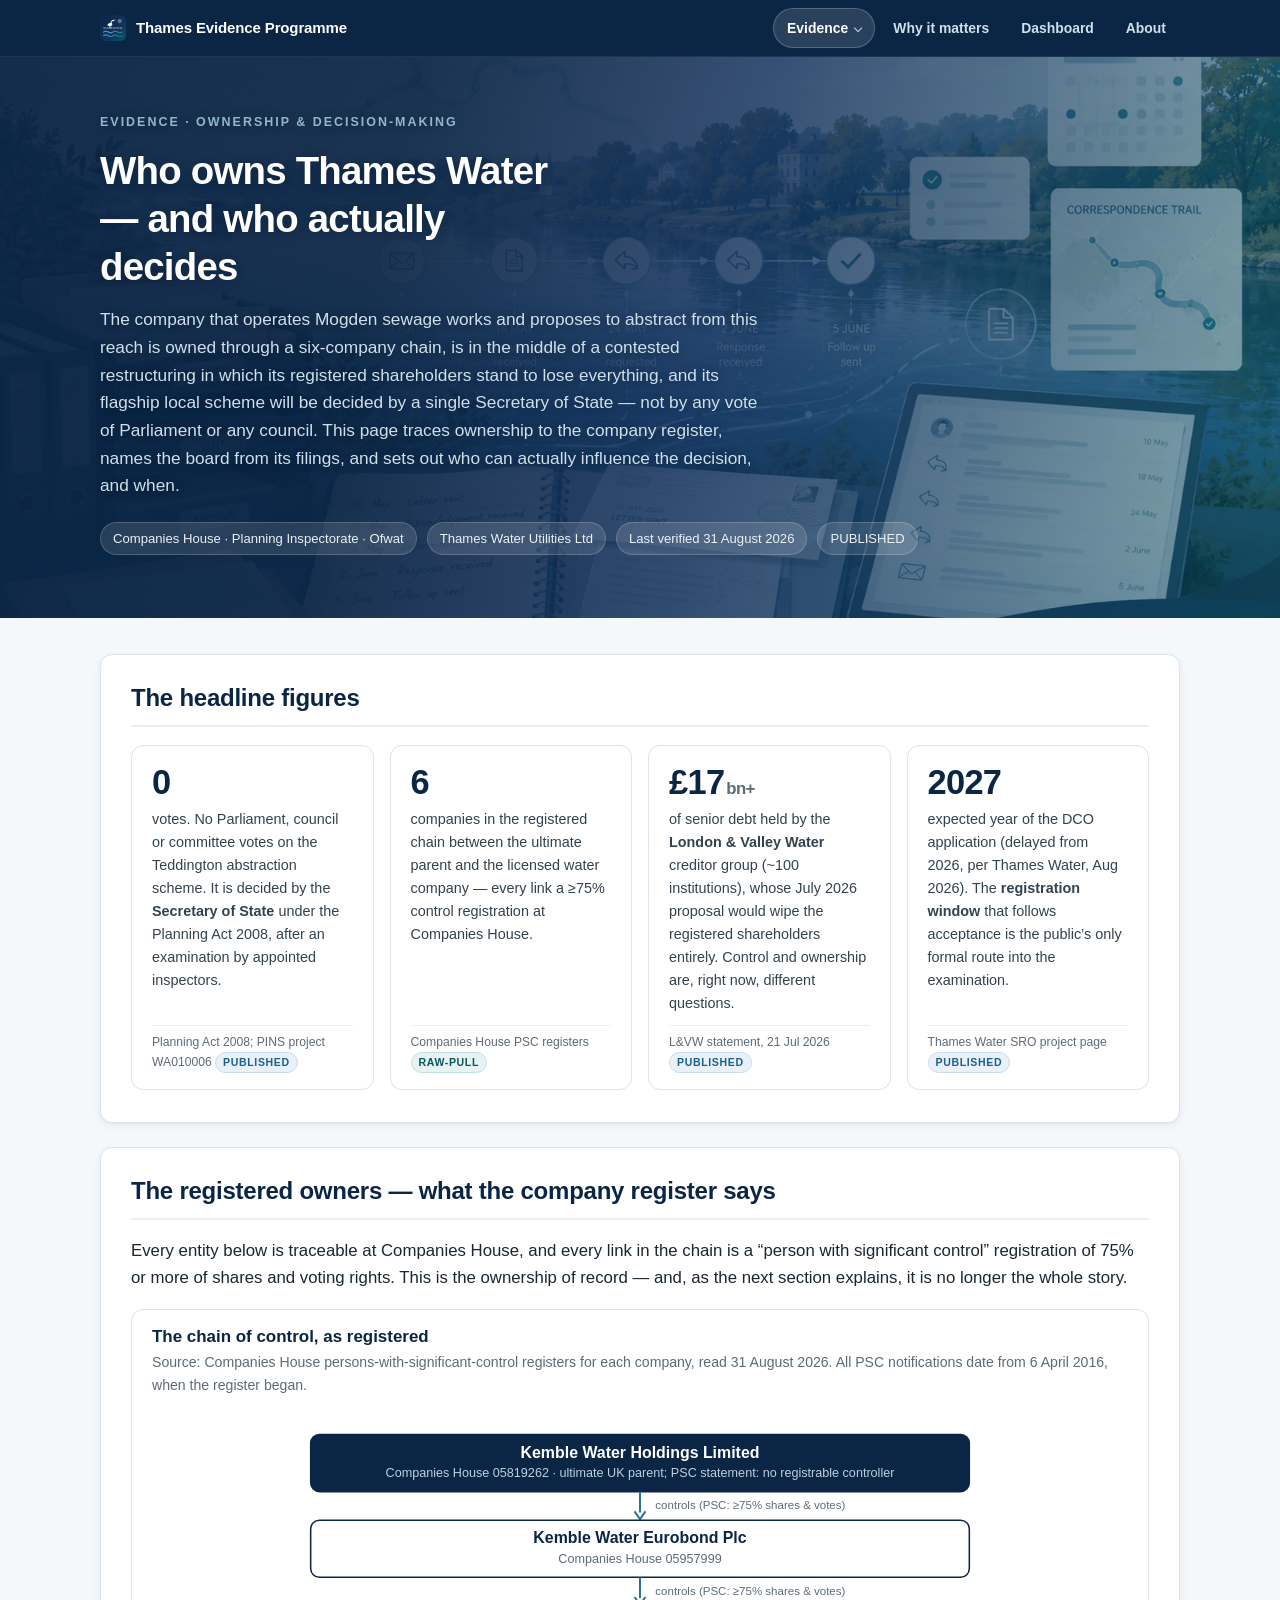
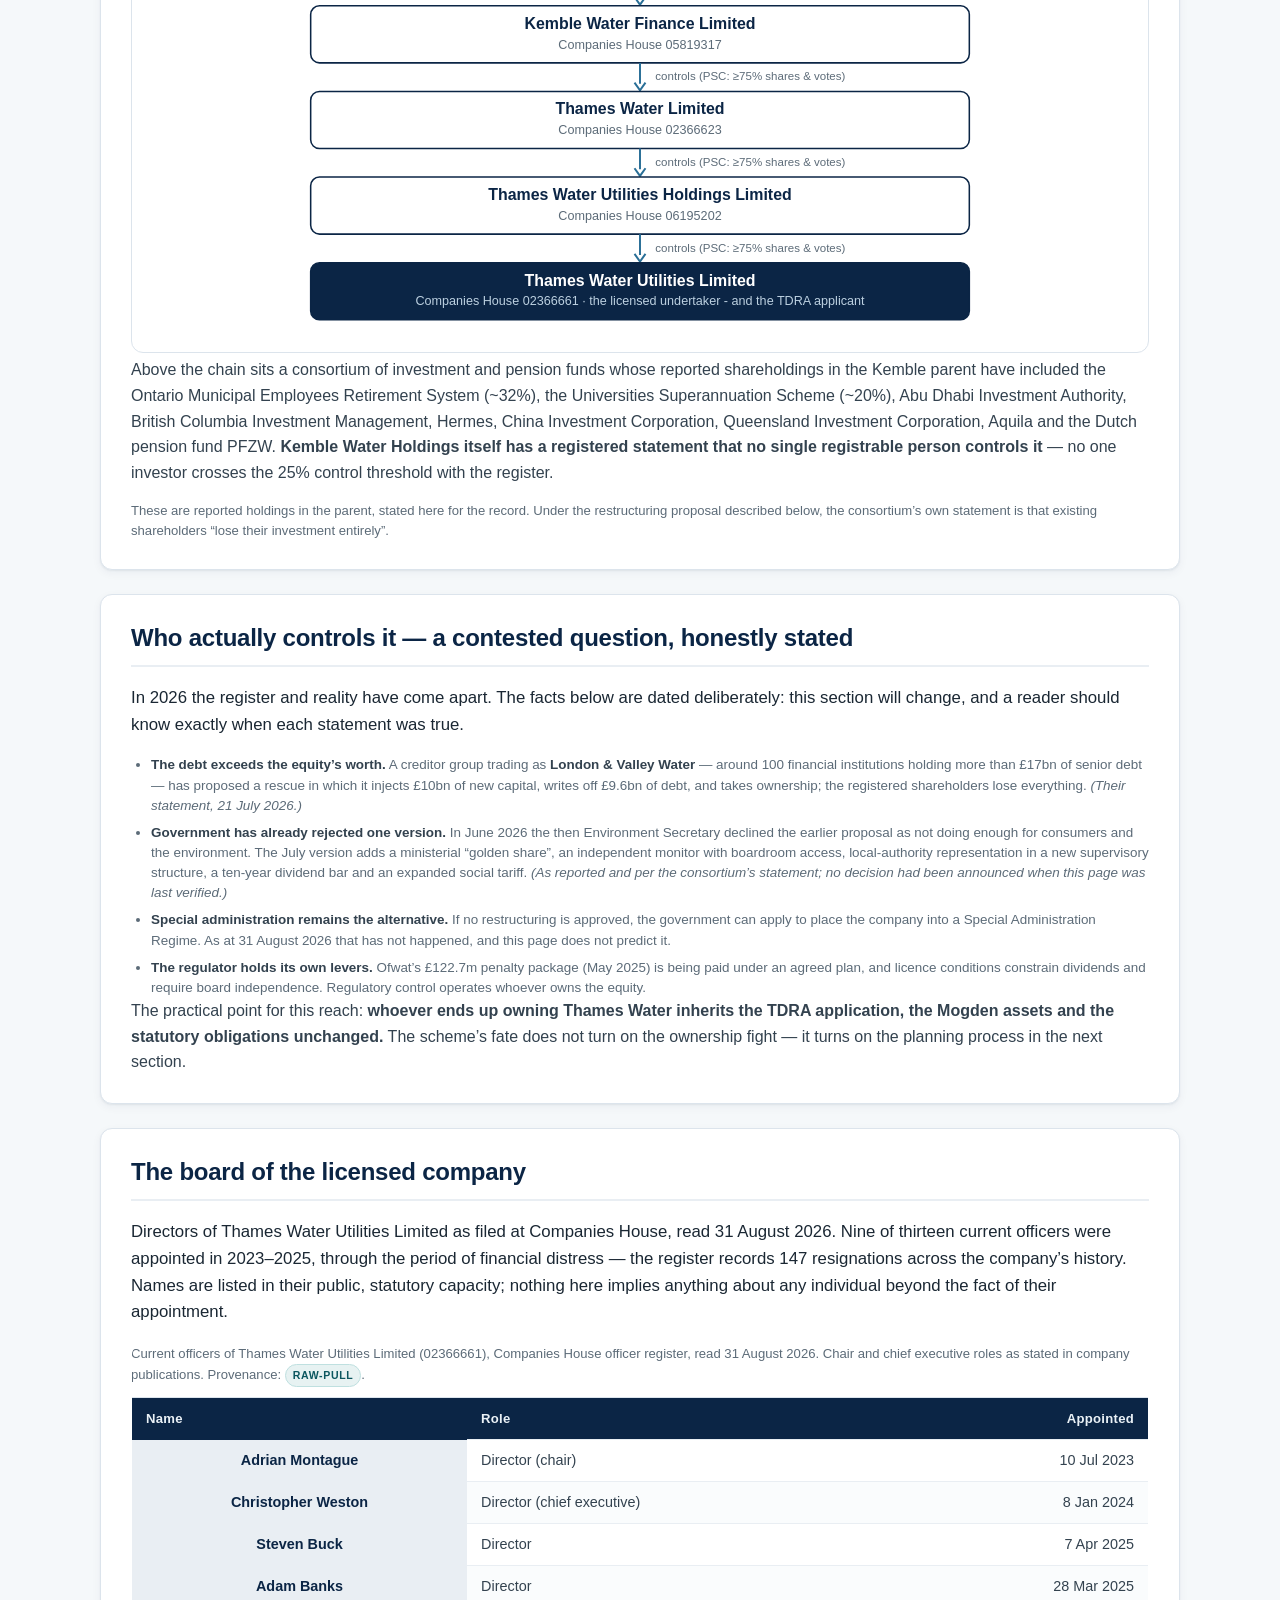
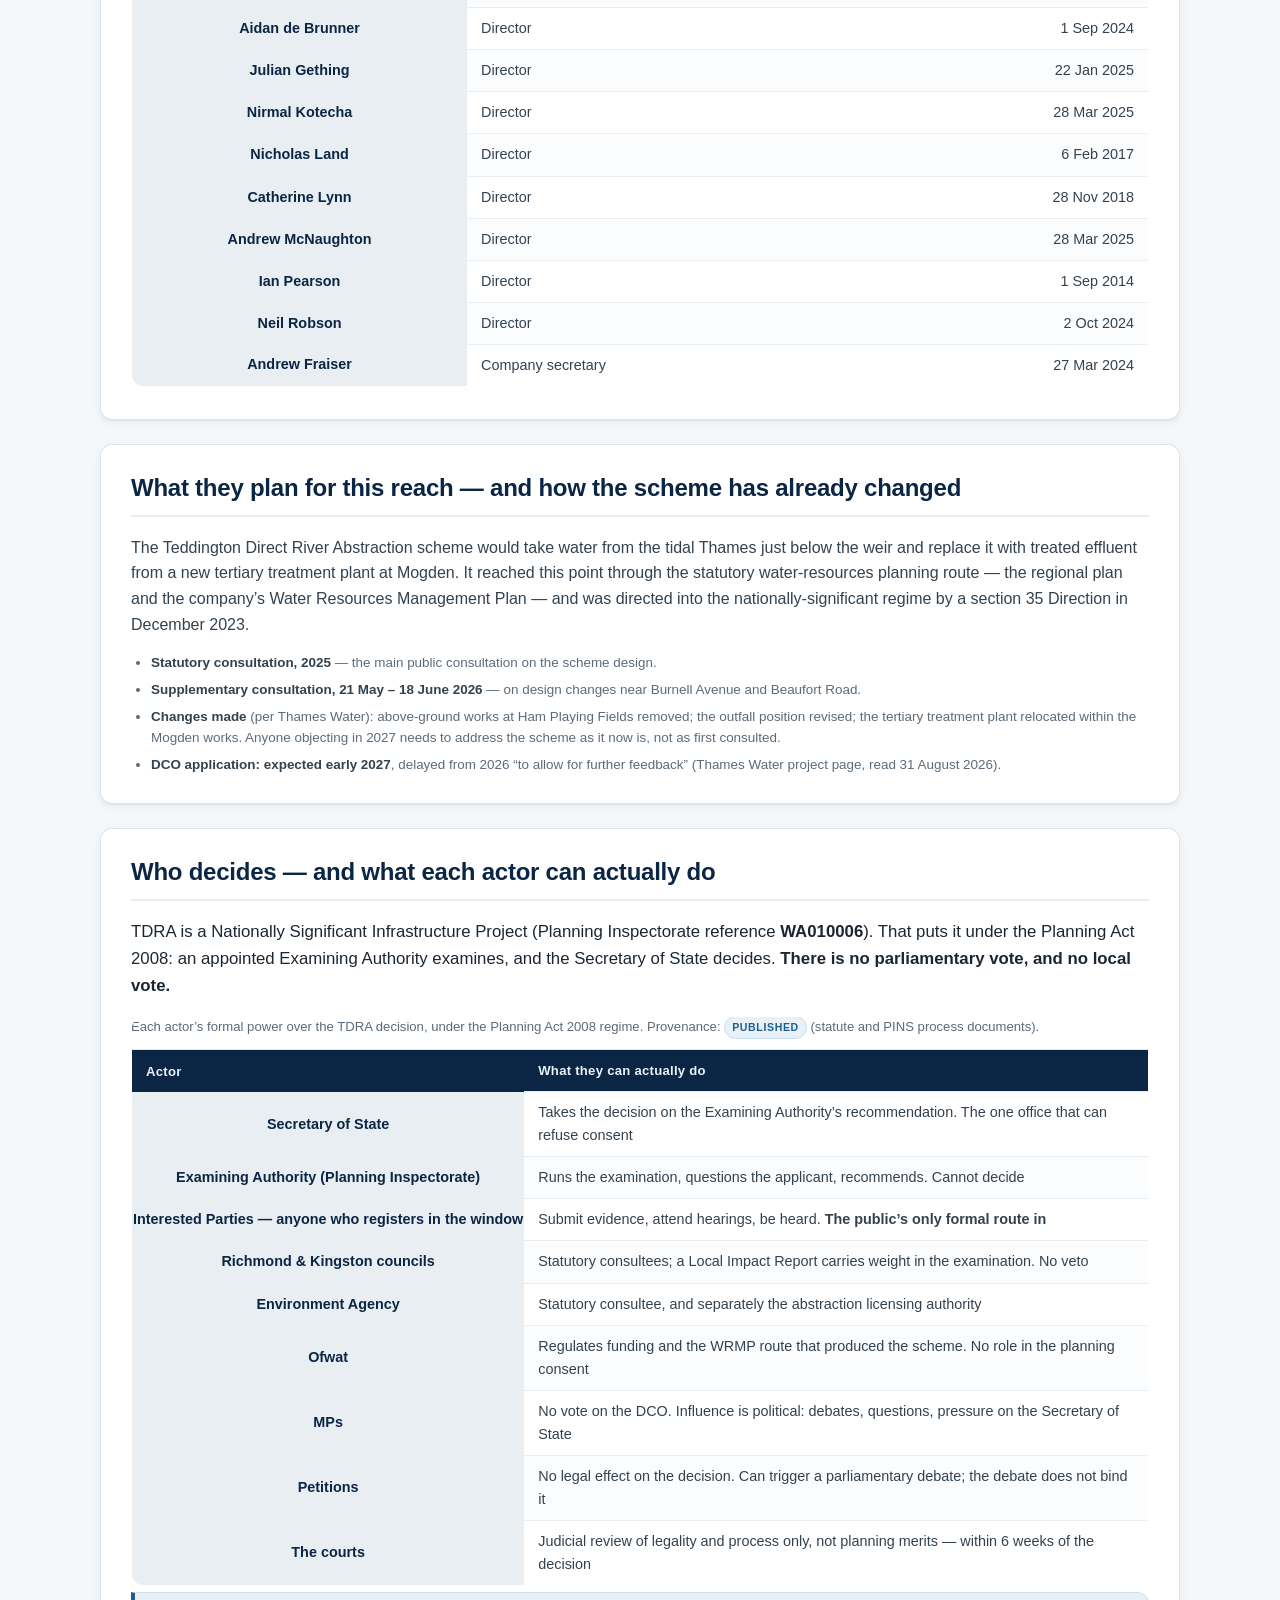
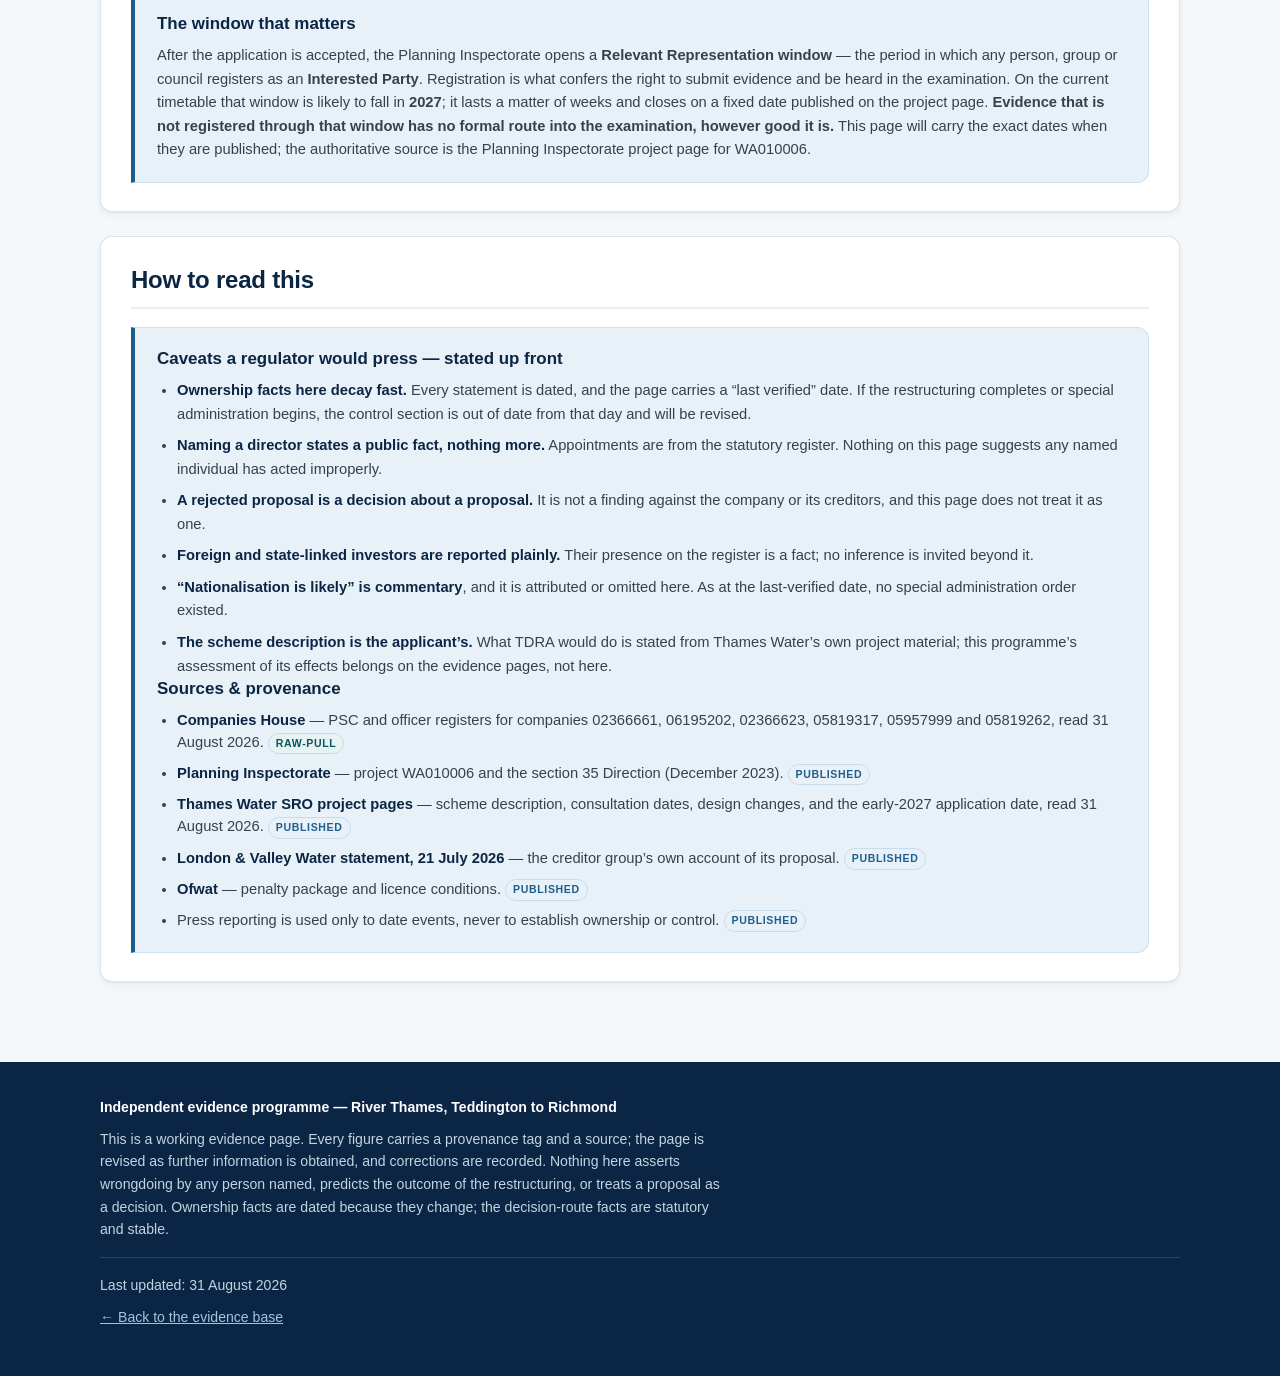
<file: docs/ownership.html>
<!DOCTYPE html>
<html lang="en">
<head>
<meta charset="UTF-8">
<meta name="viewport" content="width=device-width, initial-scale=1.0">
<title>Who owns Thames Water &mdash; and who actually decides | Thames Evidence Programme</title>
<meta name="description" content="Thames Water traced through its six-company chain at Companies House, the board named from filings, the contested 2026 restructuring stated with dates - and the decision route for the Teddington abstraction scheme: no parliamentary vote, a Secretary of State decision, and a registration window in 2027 that is the public's only formal way in.">
<meta name="robots" content="index, follow">
<meta name="color-scheme" content="light">
<link rel="icon" href="/favicon.ico" sizes="48x48">
<link rel="icon" href="/favicon.svg" type="image/svg+xml">
<link rel="apple-touch-icon" href="/apple-touch-icon.png">
<link rel="manifest" href="/site.webmanifest">
<meta name="theme-color" content="#0b2545">
<link rel="canonical" href="https://thamesevidence.org.uk/docs/ownership.html">
<meta property="og:type" content="article">
<meta property="og:site_name" content="Thames Evidence Programme">
<meta property="og:url" content="https://thamesevidence.org.uk/docs/ownership.html">
<meta property="og:image" content="https://thamesevidence.org.uk/images/brand/river-thames-evidence-programme-share.jpg">
<meta property="og:image:width" content="1200">
<meta property="og:image:height" content="630">
<meta name="twitter:card" content="summary_large_image">
<meta name="twitter:image" content="https://thamesevidence.org.uk/images/brand/river-thames-evidence-programme-share.jpg">
<link rel="stylesheet" href="/site.css">
</head>
<body>

<a class="skip" href="#figures">Skip to the figures</a>

<nav class="topnav" aria-label="Primary">
  <div class="wrap">
    <a class="brand" href="/"><span>Thames Evidence Programme</span></a>

    <input class="nav-toggle" type="checkbox" id="nav-toggle" aria-label="Show and hide the main menu">
    <span class="nav-burger" aria-hidden="true"><span></span><span></span><span></span></span>

    <div class="navpanel">
      <ul class="navlist">
        <li class="has-menu">
          <a href="/#evidence" aria-current="page">Evidence<i class="caret"></i></a>
          <div class="submenu">
            <p class="submenu-h">The river</p>
            <a href="/docs/water-quality.html">Water quality</a>
            <a href="/docs/sewage-mogden.html">Sewage &amp; storm overflows</a>
            <a href="/docs/wfd-status.html">WFD status &amp; compliance</a>
            <a href="/docs/bathing.html">Bathing water</a>
            <p class="submenu-h">Wildlife</p>
            <a href="/docs/fish.html">Fish &amp; aquatic ecology</a>
            <a href="/docs/invertebrates.html">Invertebrates</a>
            <a href="/docs/birds-biodiversity.html">Birds &amp; biodiversity</a>
            <p class="submenu-h">Analysis</p>
            <a href="/docs/accountability.html">Accountability &amp; context</a>
            <a href="/docs/ownership.html" aria-current="page">Ownership &amp; who decides</a>
            <a href="/docs/correlations.html">Cross-correlations</a>
          </div>
        </li>
        <li><a href="/why-it-matters.html">Why it matters</a></li>
        <li><a href="/docs/River-Thames-Programme-Dashboard.html">Dashboard</a></li>
        <li><a href="/#about">About</a></li>
      </ul>
    </div>
  </div>
</nav>

<header class="hero art hero--accountability">
  <div class="wrap">
    <p class="eyebrow">Evidence &#183; Ownership &amp; decision-making</p>
    <h1>Who owns Thames Water &mdash; and who actually decides</h1>
    <p class="standfirst">
      The company that operates Mogden sewage works and proposes to abstract from this reach is owned
      through a six-company chain, is in the middle of a contested restructuring in which its
      registered shareholders stand to lose everything, and its flagship local scheme will be decided
      by a single Secretary of State &mdash; not by any vote of Parliament or any council. This page
      traces ownership to the company register, names the board from its filings, and sets out who
      can actually influence the decision, and when.
    </p>
    <p class="meta">
      <span>Companies House &#183; Planning Inspectorate &#183; Ofwat</span>
      <span>Thames Water Utilities Ltd</span>
      <span>Last verified 31 August 2026</span>
      <span>PUBLISHED</span>
    </p>
  </div>
</header>

<main id="main">
  <div class="wrap">

    <section id="headline" aria-labelledby="head-h">
      <h2 id="head-h">The headline figures</h2>
      <div class="tiles">
        <div class="tile">
          <div class="stat">0</div>
          <div class="stat-label">votes. No Parliament, council or committee votes on the Teddington abstraction scheme. It is decided by the <strong>Secretary of State</strong> under the Planning Act 2008, after an examination by appointed inspectors.</div>
          <div class="src">Planning Act 2008; PINS project WA010006 <span class="prov pub">PUBLISHED</span></div>
        </div>
        <div class="tile">
          <div class="stat">6</div>
          <div class="stat-label">companies in the registered chain between the ultimate parent and the licensed water company &mdash; every link a &ge;75% control registration at Companies House.</div>
          <div class="src">Companies House PSC registers <span class="prov raw">RAW-PULL</span></div>
        </div>
        <div class="tile">
          <div class="stat">&pound;17<span class="unit">bn+</span></div>
          <div class="stat-label">of senior debt held by the <strong>London &amp; Valley Water</strong> creditor group (~100 institutions), whose July 2026 proposal would wipe the registered shareholders entirely. Control and ownership are, right now, different questions.</div>
          <div class="src">L&amp;VW statement, 21 Jul 2026 <span class="prov pub">PUBLISHED</span></div>
        </div>
        <div class="tile">
          <div class="stat">2027</div>
          <div class="stat-label">expected year of the DCO application (delayed from 2026, per Thames Water, Aug 2026). The <strong>registration window</strong> that follows acceptance is the public&rsquo;s only formal route into the examination.</div>
          <div class="src">Thames Water SRO project page <span class="prov pub">PUBLISHED</span></div>
        </div>
      </div>
    </section>

    <section id="chain" aria-labelledby="chain-h">
      <h2 id="chain-h">The registered owners &mdash; what the company register says</h2>
      <p class="lede">
        Every entity below is traceable at Companies House, and every link in the chain is a
        &ldquo;person with significant control&rdquo; registration of 75% or more of shares and voting
        rights. This is the ownership of record &mdash; and, as the next section explains, it is no
        longer the whole story.
      </p>

      <figure class="chart">
        <div class="chart-head">
          <h3>The chain of control, as registered</h3>
          <p>Source: Companies House persons-with-significant-control registers for each company, read 31 August 2026. All PSC notifications date from 6 April 2016, when the register began.</p>
        </div>
        <svg class="svg-chart" viewBox="0 0 900 494" role="img" aria-labelledby="chT chD" preserveAspectRatio="xMidYMid meet"><title id="chT">The registered ownership chain of Thames Water Utilities Limited</title><desc id="chD">Six companies in a vertical chain. From the top: Kemble Water Holdings Limited, Kemble Water Eurobond Plc, Kemble Water Finance Limited, Thames Water Limited, Thames Water Utilities Holdings Limited, and at the bottom Thames Water Utilities Limited, the licensed water company and the TDRA applicant. Each link is a persons-with-significant-control registration of 75 per cent or more of shares and votes. At the top, Kemble Water Holdings has filed a statement that it has no registrable controller.</desc><g font-family="-apple-system,'Segoe UI',Roboto,Helvetica,Arial,sans-serif"><rect x="150" y="26" width="600" height="52" rx="8" fill="#0b2545" stroke="#0b2545" stroke-width="1.4"/><text x="450.0" y="47" fill="#ffffff" font-size="14.5" font-weight="600" text-anchor="middle">Kemble Water Holdings Limited</text><text x="450.0" y="65" fill="#bcd0e0" font-size="11.5" text-anchor="middle">Companies House 05819262 &#183; ultimate UK parent; PSC statement: no registrable controller</text><line x1="450.0" y1="78" x2="450.0" y2="97" stroke="#2a6f97" stroke-width="1.8"/><path d="M445.0 96 L450.0 103 L455.0 96" fill="none" stroke="#2a6f97" stroke-width="1.8"/><text x="464.0" y="94.0" fill="#5c6b78" font-size="10.5">controls (PSC: &#8805;75% shares &amp; votes)</text><rect x="150" y="104" width="600" height="52" rx="8" fill="#ffffff" stroke="#0b2545" stroke-width="1.4"/><text x="450.0" y="125" fill="#0b2545" font-size="14.5" font-weight="600" text-anchor="middle">Kemble Water Eurobond Plc</text><text x="450.0" y="143" fill="#5c6b78" font-size="11.5" text-anchor="middle">Companies House 05957999</text><line x1="450.0" y1="156" x2="450.0" y2="175" stroke="#2a6f97" stroke-width="1.8"/><path d="M445.0 174 L450.0 181 L455.0 174" fill="none" stroke="#2a6f97" stroke-width="1.8"/><text x="464.0" y="172.0" fill="#5c6b78" font-size="10.5">controls (PSC: &#8805;75% shares &amp; votes)</text><rect x="150" y="182" width="600" height="52" rx="8" fill="#ffffff" stroke="#0b2545" stroke-width="1.4"/><text x="450.0" y="203" fill="#0b2545" font-size="14.5" font-weight="600" text-anchor="middle">Kemble Water Finance Limited</text><text x="450.0" y="221" fill="#5c6b78" font-size="11.5" text-anchor="middle">Companies House 05819317</text><line x1="450.0" y1="234" x2="450.0" y2="253" stroke="#2a6f97" stroke-width="1.8"/><path d="M445.0 252 L450.0 259 L455.0 252" fill="none" stroke="#2a6f97" stroke-width="1.8"/><text x="464.0" y="250.0" fill="#5c6b78" font-size="10.5">controls (PSC: &#8805;75% shares &amp; votes)</text><rect x="150" y="260" width="600" height="52" rx="8" fill="#ffffff" stroke="#0b2545" stroke-width="1.4"/><text x="450.0" y="281" fill="#0b2545" font-size="14.5" font-weight="600" text-anchor="middle">Thames Water Limited</text><text x="450.0" y="299" fill="#5c6b78" font-size="11.5" text-anchor="middle">Companies House 02366623</text><line x1="450.0" y1="312" x2="450.0" y2="331" stroke="#2a6f97" stroke-width="1.8"/><path d="M445.0 330 L450.0 337 L455.0 330" fill="none" stroke="#2a6f97" stroke-width="1.8"/><text x="464.0" y="328.0" fill="#5c6b78" font-size="10.5">controls (PSC: &#8805;75% shares &amp; votes)</text><rect x="150" y="338" width="600" height="52" rx="8" fill="#ffffff" stroke="#0b2545" stroke-width="1.4"/><text x="450.0" y="359" fill="#0b2545" font-size="14.5" font-weight="600" text-anchor="middle">Thames Water Utilities Holdings Limited</text><text x="450.0" y="377" fill="#5c6b78" font-size="11.5" text-anchor="middle">Companies House 06195202</text><line x1="450.0" y1="390" x2="450.0" y2="409" stroke="#2a6f97" stroke-width="1.8"/><path d="M445.0 408 L450.0 415 L455.0 408" fill="none" stroke="#2a6f97" stroke-width="1.8"/><text x="464.0" y="406.0" fill="#5c6b78" font-size="10.5">controls (PSC: &#8805;75% shares &amp; votes)</text><rect x="150" y="416" width="600" height="52" rx="8" fill="#0b2545" stroke="#0b2545" stroke-width="1.4"/><text x="450.0" y="437" fill="#ffffff" font-size="14.5" font-weight="600" text-anchor="middle">Thames Water Utilities Limited</text><text x="450.0" y="455" fill="#bcd0e0" font-size="11.5" text-anchor="middle">Companies House 02366661 &#183; the licensed undertaker - and the TDRA applicant</text></g></svg>
      </figure>

      <p>
        Above the chain sits a consortium of investment and pension funds whose reported shareholdings
        in the Kemble parent have included the Ontario Municipal Employees Retirement System (~32%),
        the Universities Superannuation Scheme (~20%), Abu Dhabi Investment Authority, British
        Columbia Investment Management, Hermes, China Investment Corporation, Queensland Investment
        Corporation, Aquila and the Dutch pension fund PFZW. <strong>Kemble Water Holdings itself has a
        registered statement that no single registrable person controls it</strong> &mdash; no one
        investor crosses the 25% control threshold with the register.
      </p>
      <p class="note">
        These are reported holdings in the parent, stated here for the record. Under the restructuring
        proposal described below, the consortium&rsquo;s own statement is that existing shareholders
        &ldquo;lose their investment entirely&rdquo;.
      </p>
    </section>

    <section id="control" aria-labelledby="control-h">
      <h2 id="control-h">Who actually controls it &mdash; a contested question, honestly stated</h2>
      <p class="lede">
        In 2026 the register and reality have come apart. The facts below are dated deliberately: this
        section will change, and a reader should know exactly when each statement was true.
      </p>
      <ul class="sourcelist">
        <li><strong>The debt exceeds the equity&rsquo;s worth.</strong> A creditor group trading as
        <strong>London &amp; Valley Water</strong> &mdash; around 100 financial institutions holding
        more than &pound;17bn of senior debt &mdash; has proposed a rescue in which it injects
        &pound;10bn of new capital, writes off &pound;9.6bn of debt, and takes ownership;
        the registered shareholders lose everything. <em>(Their statement, 21 July 2026.)</em></li>
        <li><strong>Government has already rejected one version.</strong> In June 2026 the then
        Environment Secretary declined the earlier proposal as not doing enough for consumers and the
        environment. The July version adds a ministerial &ldquo;golden share&rdquo;, an independent
        monitor with boardroom access, local-authority representation in a new supervisory structure,
        a ten-year dividend bar and an expanded social tariff. <em>(As reported and per the
        consortium&rsquo;s statement; no decision had been announced when this page was last
        verified.)</em></li>
        <li><strong>Special administration remains the alternative.</strong> If no restructuring is
        approved, the government can apply to place the company into a Special Administration Regime.
        As at 31 August 2026 that has not happened, and this page does not predict it.</li>
        <li><strong>The regulator holds its own levers.</strong> Ofwat&rsquo;s &pound;122.7m penalty
        package (May 2025) is being paid under an agreed plan, and licence conditions constrain
        dividends and require board independence. Regulatory control operates whoever owns the equity.</li>
      </ul>
      <p>
        The practical point for this reach: <strong>whoever ends up owning Thames Water inherits the
        TDRA application, the Mogden assets and the statutory obligations unchanged.</strong> The
        scheme&rsquo;s fate does not turn on the ownership fight &mdash; it turns on the planning
        process in the next section.
      </p>
    </section>

    <section id="board" aria-labelledby="board-h">
      <h2 id="board-h">The board of the licensed company</h2>
      <p class="lede">
        Directors of Thames Water Utilities Limited as filed at Companies House, read 31 August 2026.
        Nine of thirteen current officers were appointed in 2023&ndash;2025, through the period of
        financial distress &mdash; the register records 147 resignations across the company&rsquo;s
        history. Names are listed in their public, statutory capacity; nothing here implies anything
        about any individual beyond the fact of their appointment.
      </p>
      <div class="table-wrap">
        <table class="data">
          <caption>Current officers of Thames Water Utilities Limited (02366661), Companies House officer register, read 31 August 2026. Chair and chief executive roles as stated in company publications. Provenance: <span class="prov raw">RAW-PULL</span>.</caption>
          <thead><tr><th scope="col">Name</th><th scope="col">Role</th><th scope="col" class="num">Appointed</th></tr></thead>
          <tbody><tr><th scope="row">Adrian Montague</th><td>Director (chair)</td><td class="num">10 Jul 2023</td></tr><tr><th scope="row">Christopher Weston</th><td>Director (chief executive)</td><td class="num">8 Jan 2024</td></tr><tr><th scope="row">Steven Buck</th><td>Director</td><td class="num">7 Apr 2025</td></tr><tr><th scope="row">Adam Banks</th><td>Director</td><td class="num">28 Mar 2025</td></tr><tr><th scope="row">Aidan de Brunner</th><td>Director</td><td class="num">1 Sep 2024</td></tr><tr><th scope="row">Julian Gething</th><td>Director</td><td class="num">22 Jan 2025</td></tr><tr><th scope="row">Nirmal Kotecha</th><td>Director</td><td class="num">28 Mar 2025</td></tr><tr><th scope="row">Nicholas Land</th><td>Director</td><td class="num">6 Feb 2017</td></tr><tr><th scope="row">Catherine Lynn</th><td>Director</td><td class="num">28 Nov 2018</td></tr><tr><th scope="row">Andrew McNaughton</th><td>Director</td><td class="num">28 Mar 2025</td></tr><tr><th scope="row">Ian Pearson</th><td>Director</td><td class="num">1 Sep 2014</td></tr><tr><th scope="row">Neil Robson</th><td>Director</td><td class="num">2 Oct 2024</td></tr><tr><th scope="row">Andrew Fraiser</th><td>Company secretary</td><td class="num">27 Mar 2024</td></tr></tbody>
        </table>
      </div>
    </section>

    <section id="plans" aria-labelledby="plans-h">
      <h2 id="plans-h">What they plan for this reach &mdash; and how the scheme has already changed</h2>
      <p>
        The Teddington Direct River Abstraction scheme would take water from the tidal Thames just
        below the weir and replace it with treated effluent from a new tertiary treatment plant at
        Mogden. It reached this point through the statutory water-resources planning route &mdash; the
        regional plan and the company&rsquo;s Water Resources Management Plan &mdash; and was directed
        into the nationally-significant regime by a section 35 Direction in December 2023.
      </p>
      <ul class="sourcelist">
        <li><strong>Statutory consultation, 2025</strong> &mdash; the main public consultation on the scheme design.</li>
        <li><strong>Supplementary consultation, 21 May &ndash; 18 June 2026</strong> &mdash; on design changes near Burnell Avenue and Beaufort Road.</li>
        <li><strong>Changes made</strong> (per Thames Water): above-ground works at Ham Playing Fields
        removed; the outfall position revised; the tertiary treatment plant relocated within the
        Mogden works. Anyone objecting in 2027 needs to address the scheme as it now is, not as first
        consulted.</li>
        <li><strong>DCO application: expected early 2027</strong>, delayed from 2026 &ldquo;to allow
        for further feedback&rdquo; (Thames Water project page, read 31 August 2026).</li>
      </ul>
    </section>

    <section id="decides" aria-labelledby="dec-h">
      <h2 id="dec-h">Who decides &mdash; and what each actor can actually do</h2>
      <p class="lede">
        TDRA is a Nationally Significant Infrastructure Project (Planning Inspectorate reference
        <strong>WA010006</strong>). That puts it under the Planning Act 2008: an appointed Examining
        Authority examines, and the Secretary of State decides. <strong>There is no parliamentary
        vote, and no local vote.</strong>
      </p>
      <div class="table-wrap">
        <table class="data">
          <caption>Each actor&rsquo;s formal power over the TDRA decision, under the Planning Act 2008 regime. Provenance: <span class="prov pub">PUBLISHED</span> (statute and PINS process documents).</caption>
          <thead><tr><th scope="col">Actor</th><th scope="col">What they can actually do</th></tr></thead>
          <tbody><tr><th scope="row">Secretary of State</th><td>Takes the decision on the Examining Authority&rsquo;s recommendation. The one office that can refuse consent</td></tr><tr><th scope="row">Examining Authority (Planning Inspectorate)</th><td>Runs the examination, questions the applicant, recommends. Cannot decide</td></tr><tr><th scope="row">Interested Parties &mdash; anyone who registers in the window</th><td>Submit evidence, attend hearings, be heard. <strong>The public&rsquo;s only formal route in</strong></td></tr><tr><th scope="row">Richmond &amp; Kingston councils</th><td>Statutory consultees; a Local Impact Report carries weight in the examination. No veto</td></tr><tr><th scope="row">Environment Agency</th><td>Statutory consultee, and separately the abstraction licensing authority</td></tr><tr><th scope="row">Ofwat</th><td>Regulates funding and the WRMP route that produced the scheme. No role in the planning consent</td></tr><tr><th scope="row">MPs</th><td>No vote on the DCO. Influence is political: debates, questions, pressure on the Secretary of State</td></tr><tr><th scope="row">Petitions</th><td>No legal effect on the decision. Can trigger a parliamentary debate; the debate does not bind it</td></tr><tr><th scope="row">The courts</th><td>Judicial review of legality and process only, not planning merits &mdash; within 6 weeks of the decision</td></tr></tbody>
        </table>
      </div>

      <div class="caveats">
        <h3>The window that matters</h3>
        <p>
          After the application is accepted, the Planning Inspectorate opens a <strong>Relevant
          Representation window</strong> &mdash; the period in which any person, group or council
          registers as an <strong>Interested Party</strong>. Registration is what confers the right to
          submit evidence and be heard in the examination. On the current timetable that window is
          likely to fall in <strong>2027</strong>; it lasts a matter of weeks and closes on a fixed
          date published on the project page. <strong>Evidence that is not registered through that
          window has no formal route into the examination, however good it is.</strong> This page will
          carry the exact dates when they are published; the authoritative source is the Planning
          Inspectorate project page for WA010006.
        </p>
      </div>
    </section>

    <section id="howto" aria-labelledby="howto-h">
      <h2 id="howto-h">How to read this</h2>
      <div class="caveats">
        <h3>Caveats a regulator would press &mdash; stated up front</h3>
        <ul>
          <li><strong>Ownership facts here decay fast.</strong> Every statement is dated, and the page
          carries a &ldquo;last verified&rdquo; date. If the restructuring completes or special
          administration begins, the control section is out of date from that day and will be revised.</li>
          <li><strong>Naming a director states a public fact, nothing more.</strong> Appointments are
          from the statutory register. Nothing on this page suggests any named individual has acted
          improperly.</li>
          <li><strong>A rejected proposal is a decision about a proposal.</strong> It is not a finding
          against the company or its creditors, and this page does not treat it as one.</li>
          <li><strong>Foreign and state-linked investors are reported plainly.</strong> Their presence
          on the register is a fact; no inference is invited beyond it.</li>
          <li><strong>&ldquo;Nationalisation is likely&rdquo; is commentary</strong>, and it is
          attributed or omitted here. As at the last-verified date, no special administration order
          existed.</li>
          <li><strong>The scheme description is the applicant&rsquo;s.</strong> What TDRA would do is
          stated from Thames Water&rsquo;s own project material; this programme&rsquo;s assessment of
          its effects belongs on the evidence pages, not here.</li>
        </ul>

        <h3>Sources &amp; provenance</h3>
        <ul class="sourcelist">
          <li><strong>Companies House</strong> &mdash; PSC and officer registers for companies
          02366661, 06195202, 02366623, 05819317, 05957999 and 05819262, read 31 August 2026.
          <span class="prov raw">RAW-PULL</span></li>
          <li><strong>Planning Inspectorate</strong> &mdash; project WA010006 and the section 35
          Direction (December 2023). <span class="prov pub">PUBLISHED</span></li>
          <li><strong>Thames Water SRO project pages</strong> &mdash; scheme description, consultation
          dates, design changes, and the early-2027 application date, read 31 August 2026.
          <span class="prov pub">PUBLISHED</span></li>
          <li><strong>London &amp; Valley Water statement, 21 July 2026</strong> &mdash; the creditor
          group&rsquo;s own account of its proposal. <span class="prov pub">PUBLISHED</span></li>
          <li><strong>Ofwat</strong> &mdash; penalty package and licence conditions.
          <span class="prov pub">PUBLISHED</span></li>
          <li>Press reporting is used only to date events, never to establish ownership or control.
          <span class="prov pub">PUBLISHED</span></li>
        </ul>
      </div>
    </section>

  </div>
</main>

<footer class="site">
  <div class="wrap">
    <p><strong>Independent evidence programme — River Thames, Teddington to Richmond</strong></p>
    <p>
      This is a working evidence page. Every figure carries a provenance tag and a source; the page is
      revised as further information is obtained, and corrections are recorded. Nothing here asserts wrongdoing by any person
      named, predicts the outcome of the restructuring, or treats a proposal as a decision. Ownership
      facts are dated because they change; the decision-route facts are statutory and stable.
    </p>
    <div class="rule"></div>
    <p>Last updated: <time datetime="2026-08-31">31 August 2026</time></p>
    <p><a href="/#evidence">← Back to the evidence base</a></p>
  </div>
</footer>

</body>
</html>
</file>
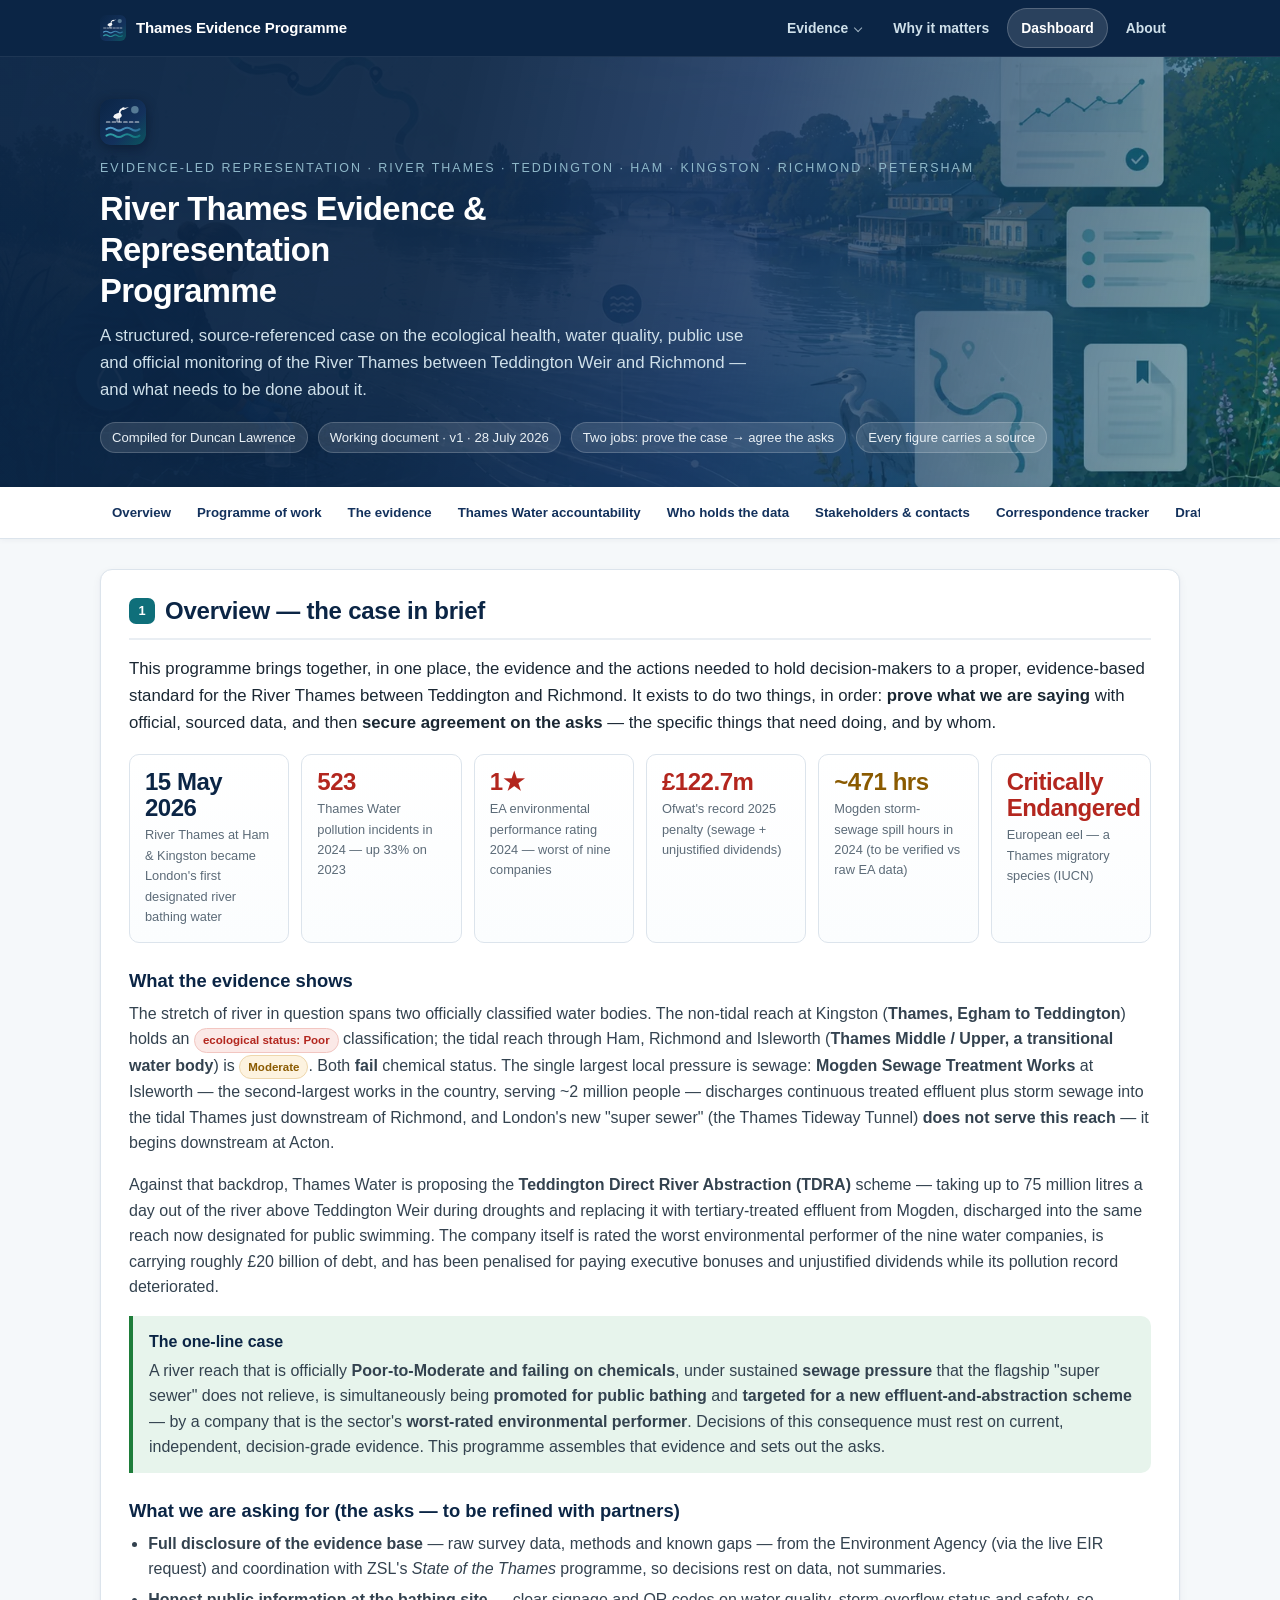
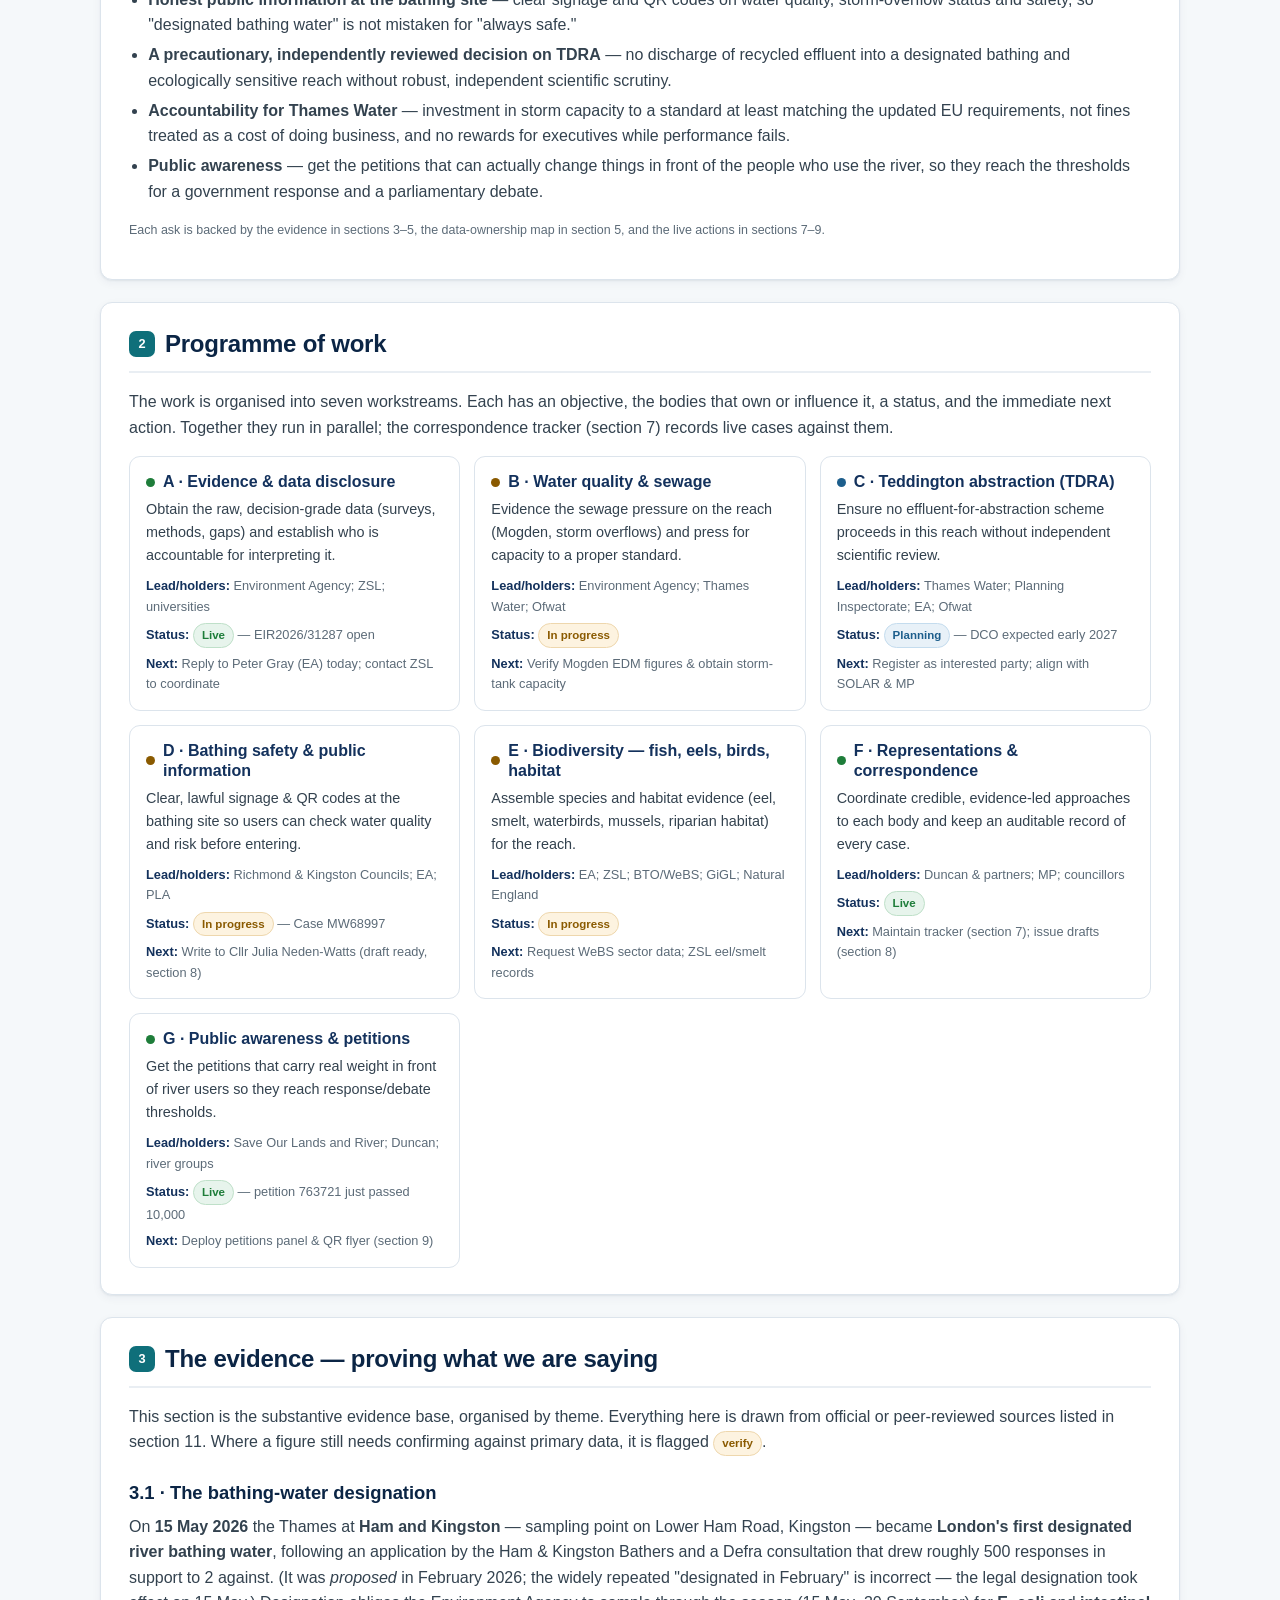
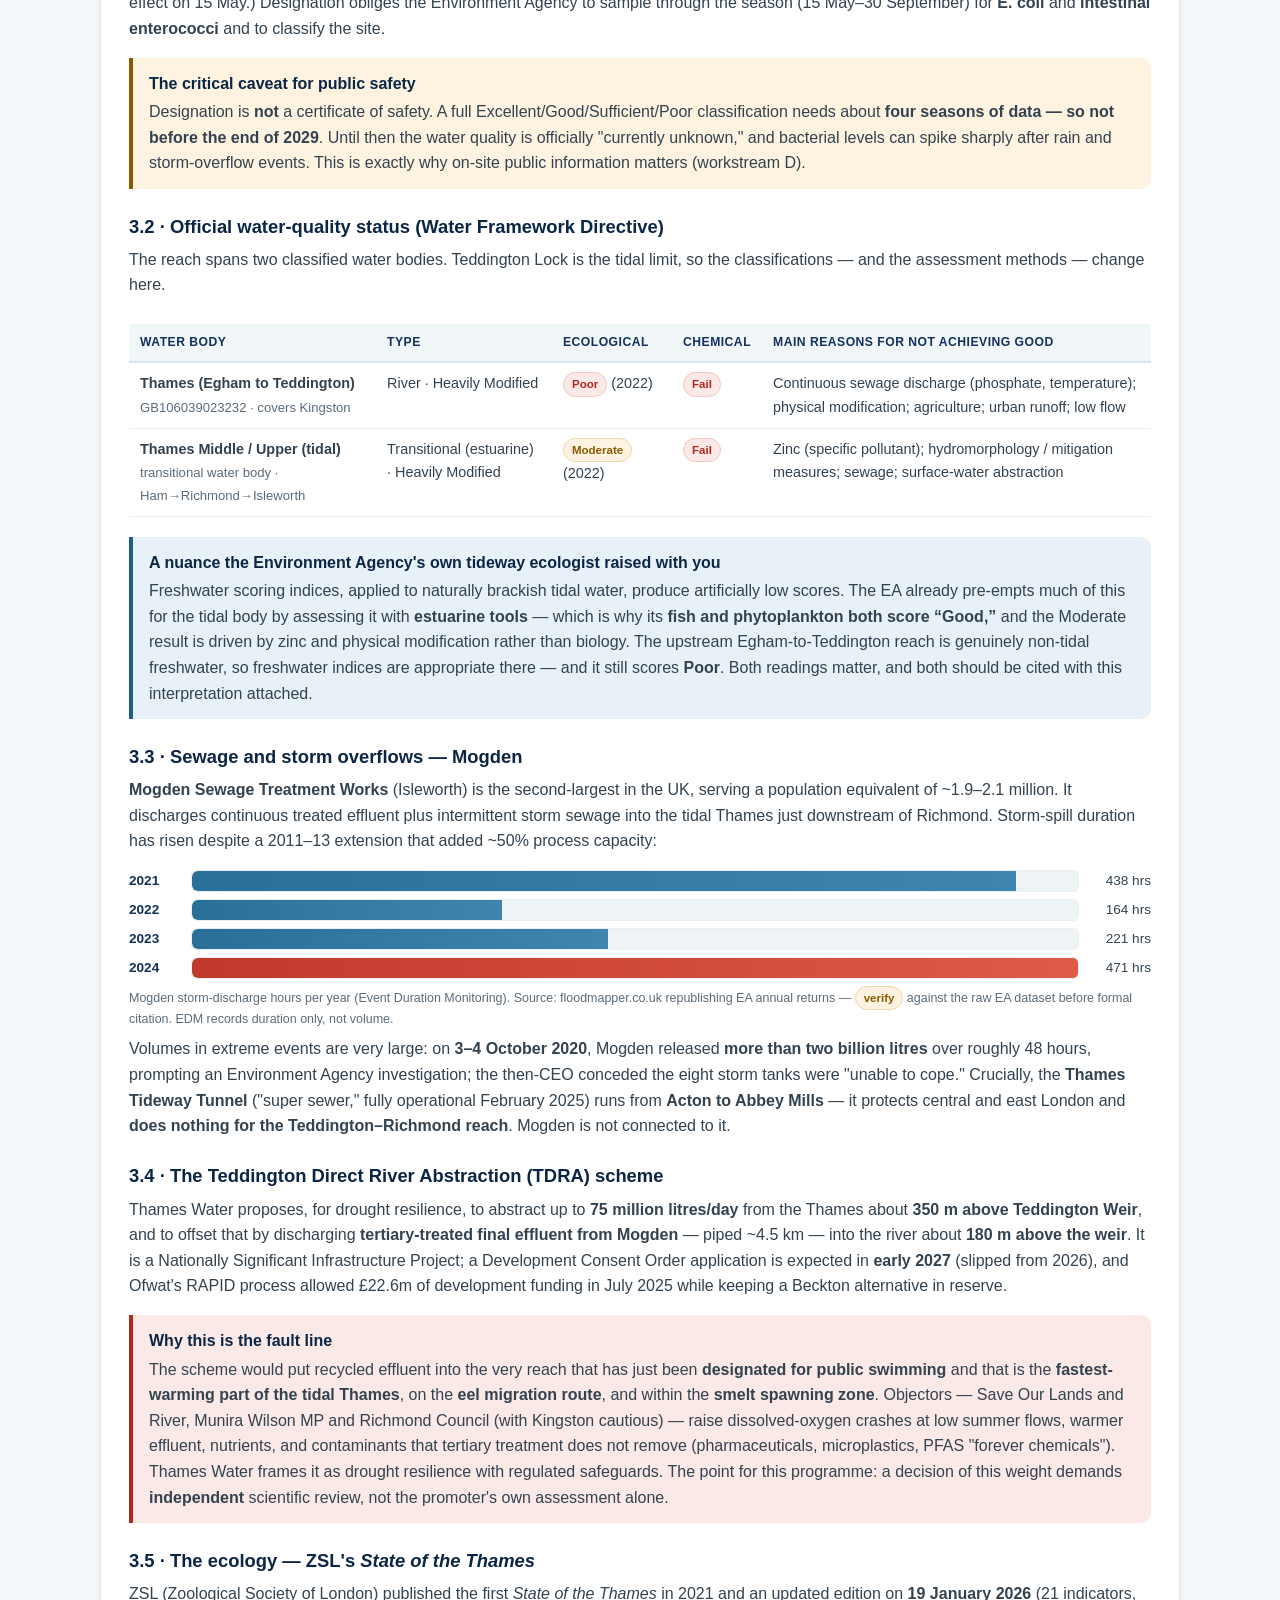
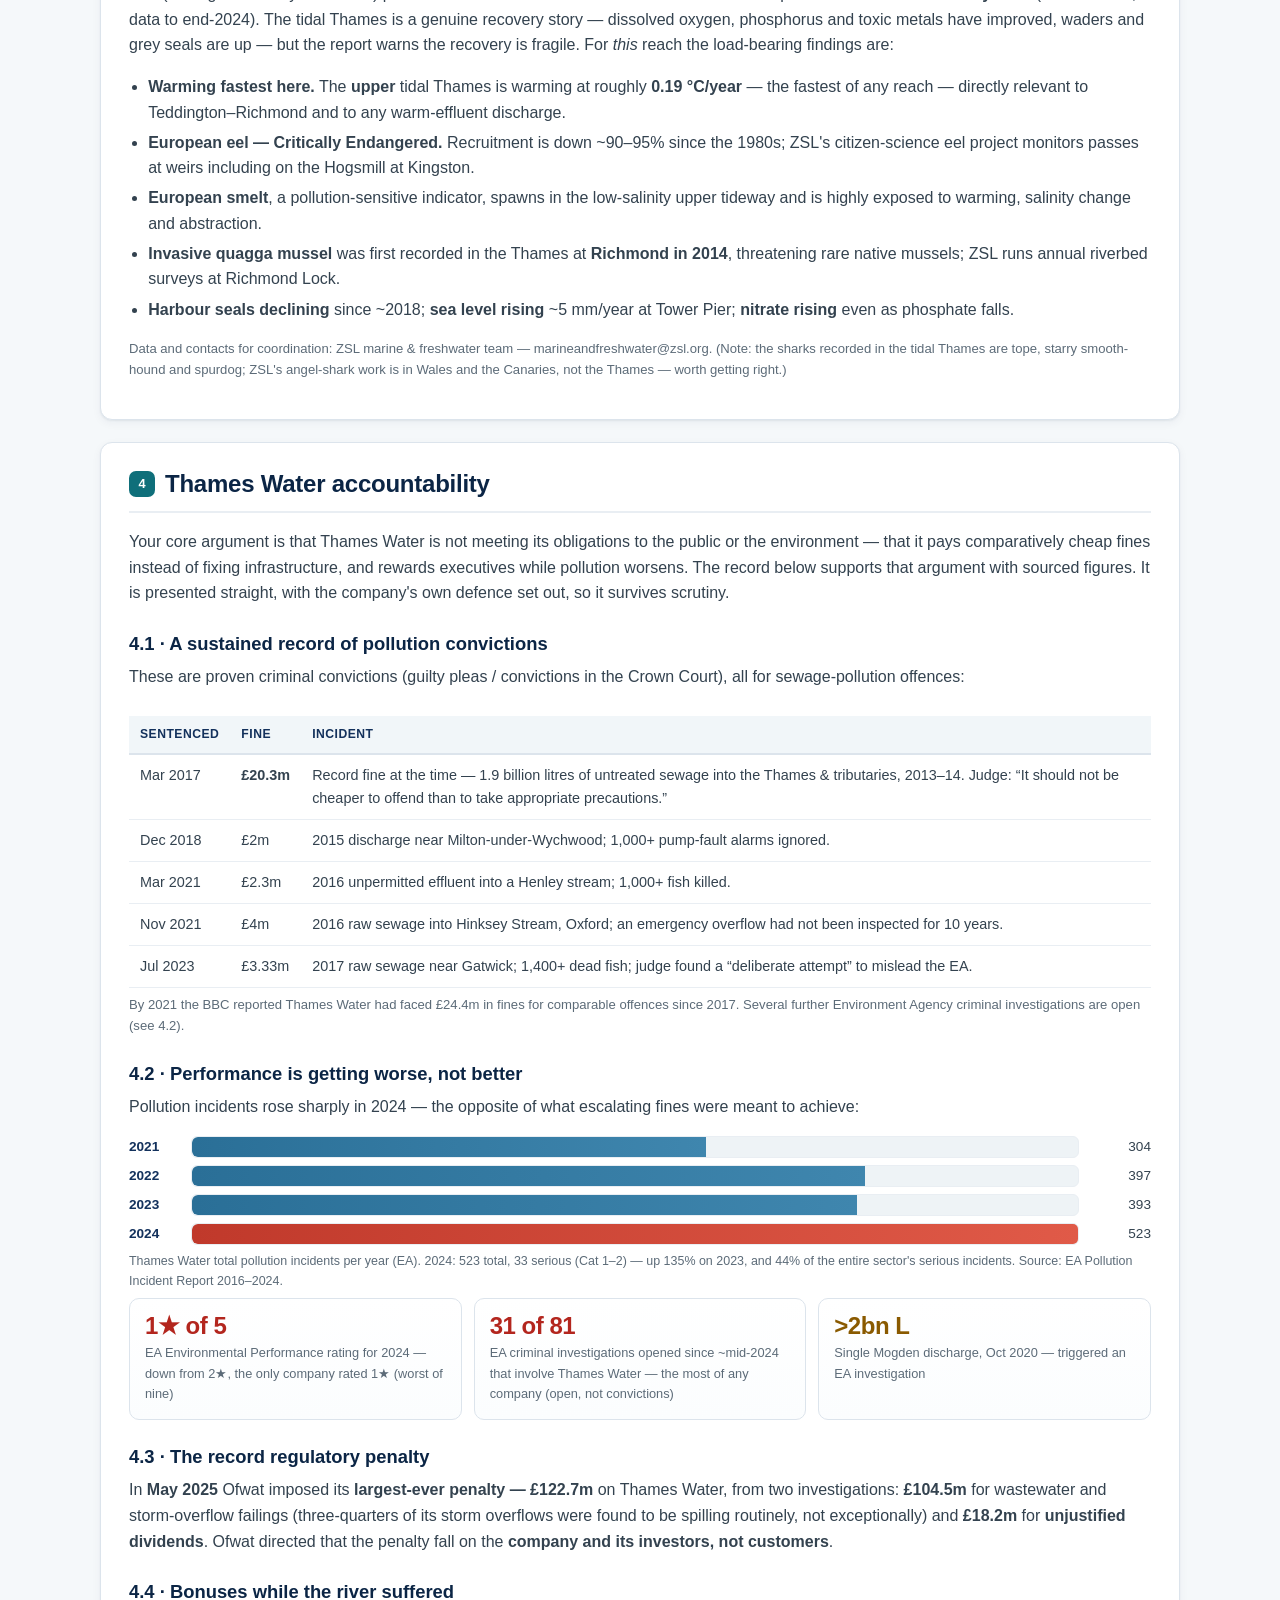
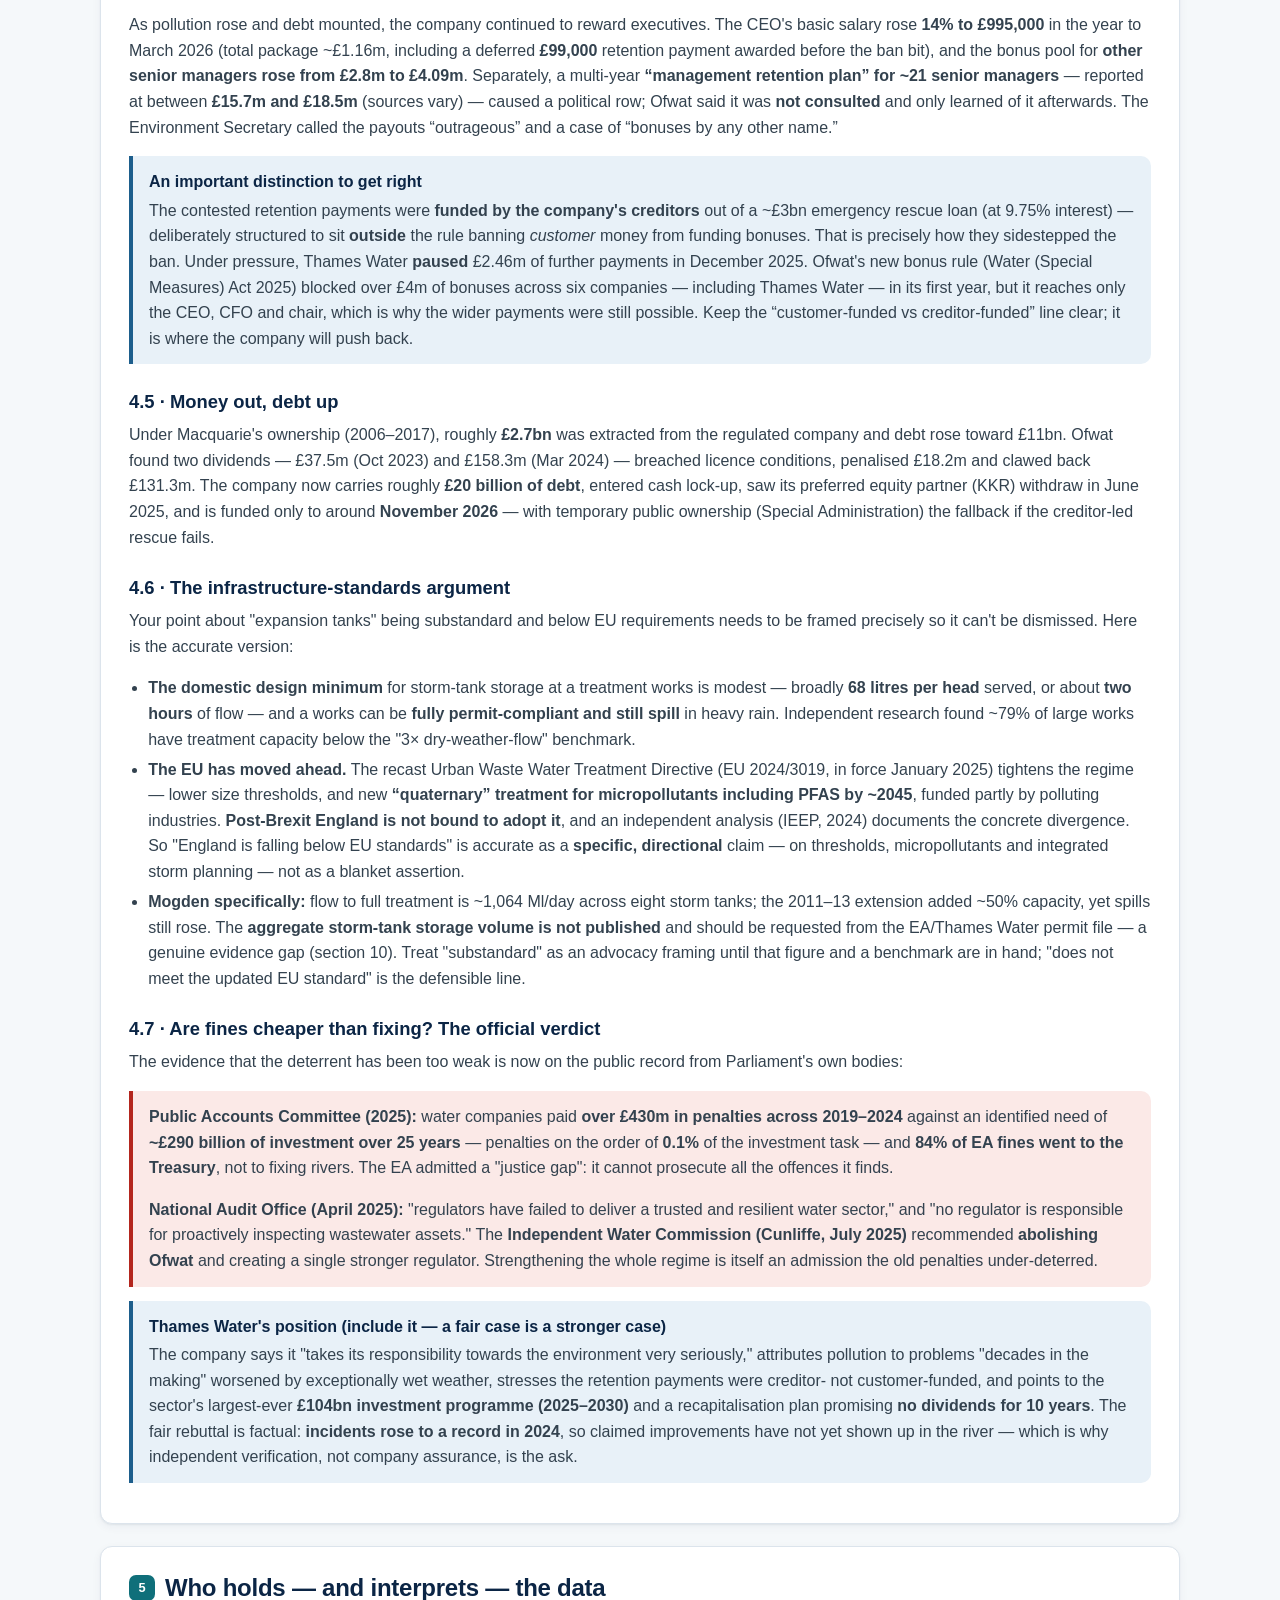
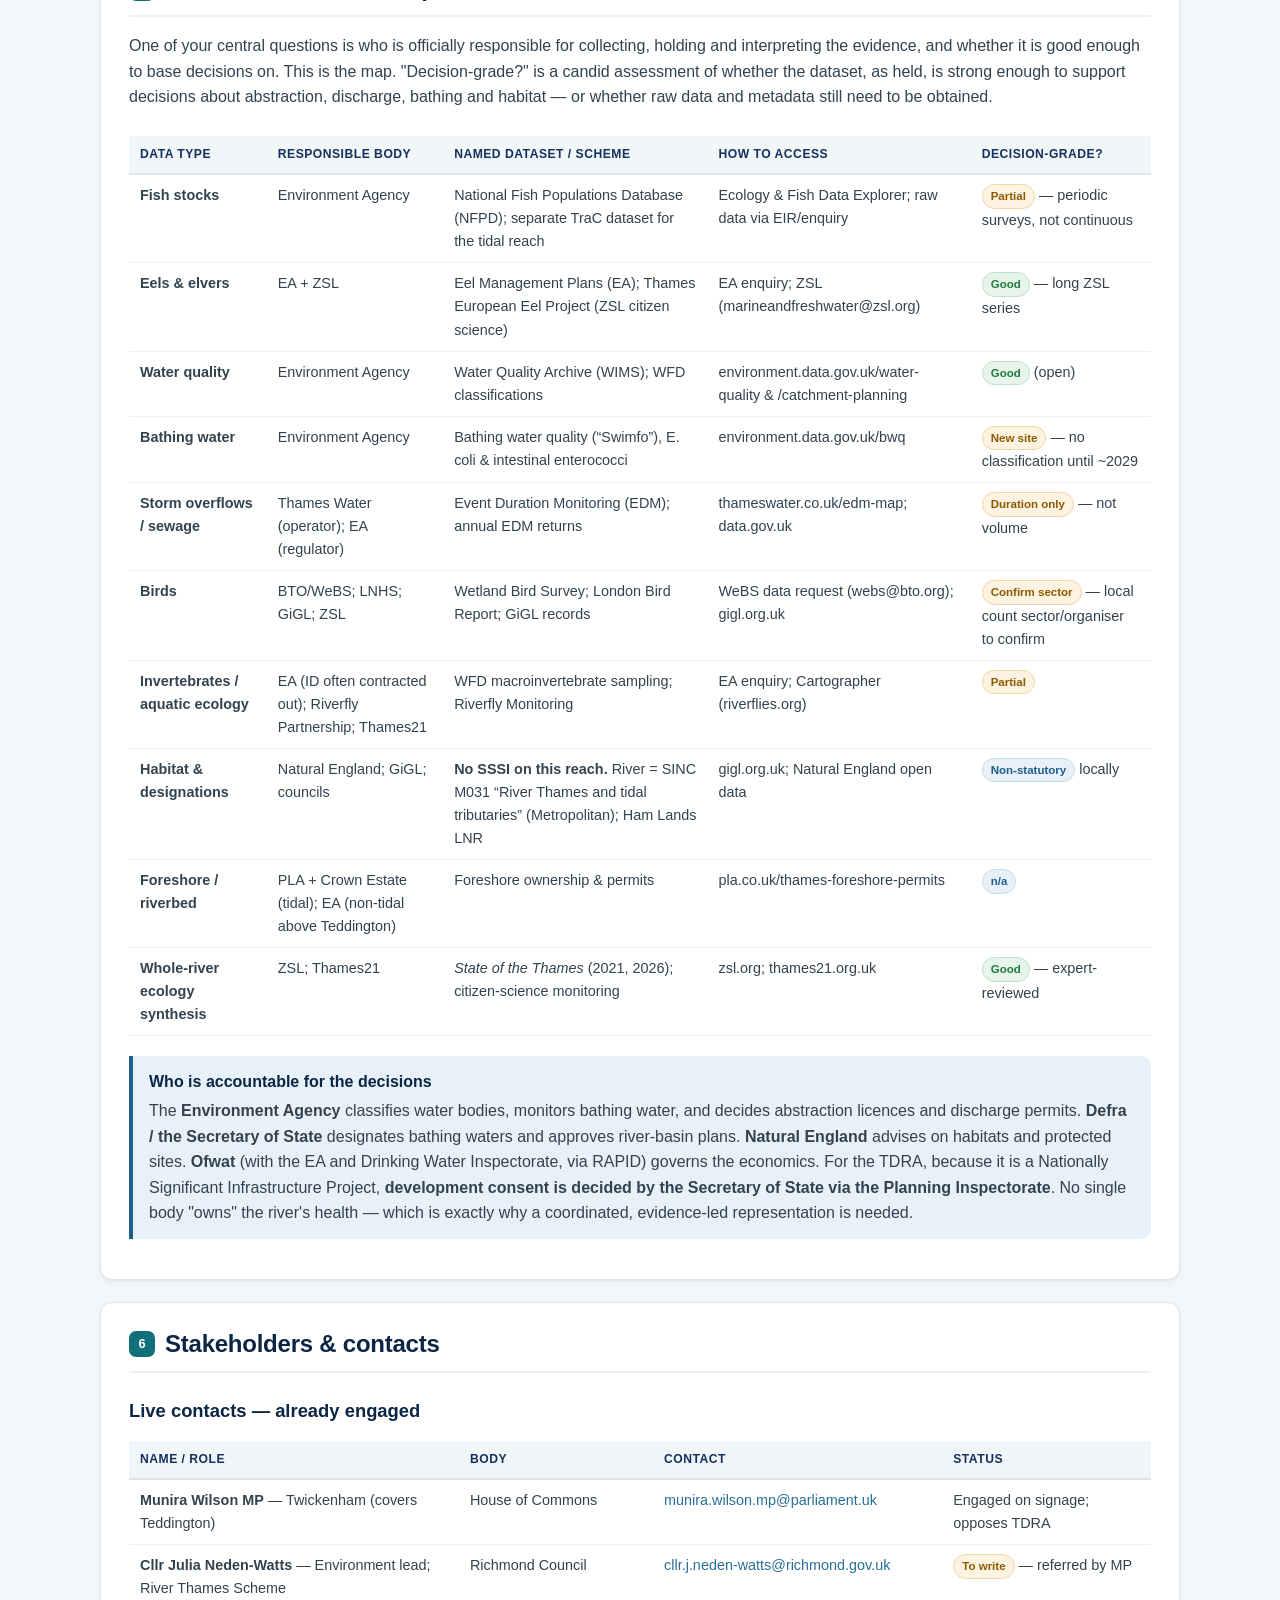
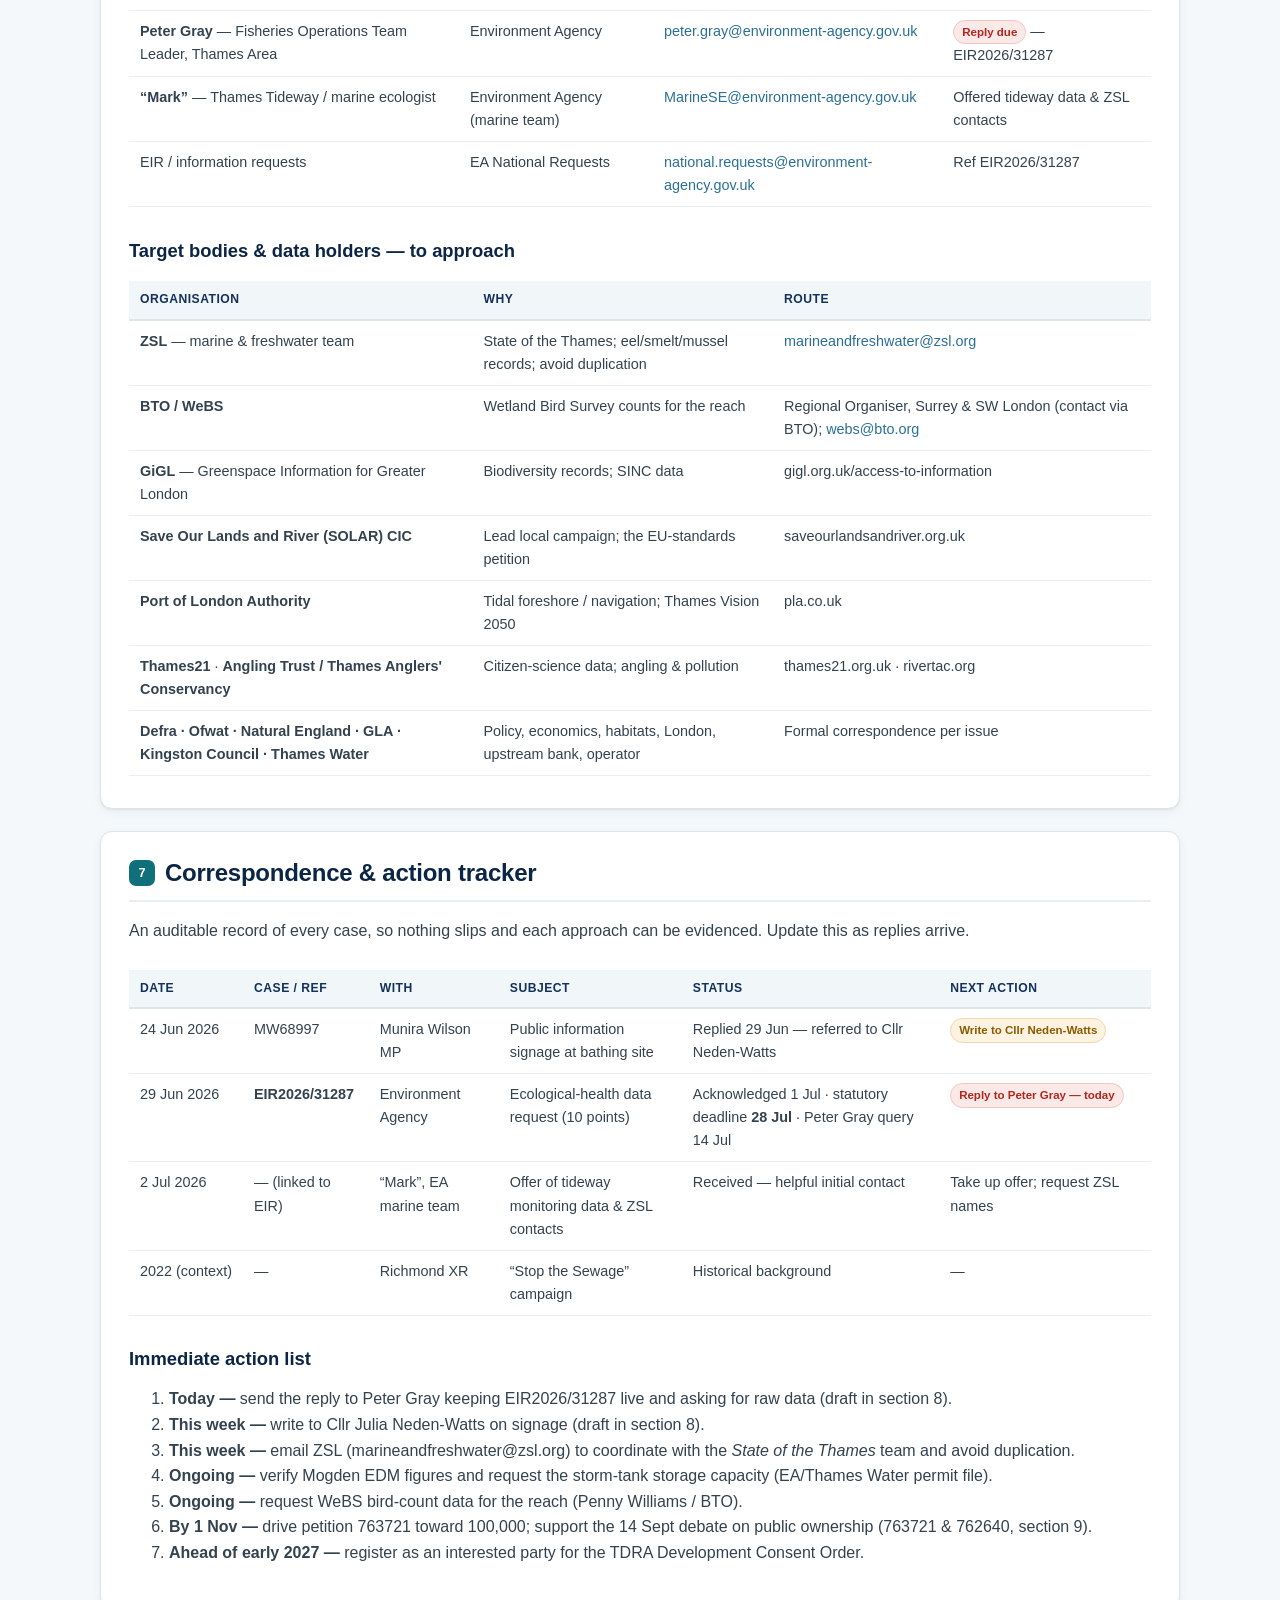
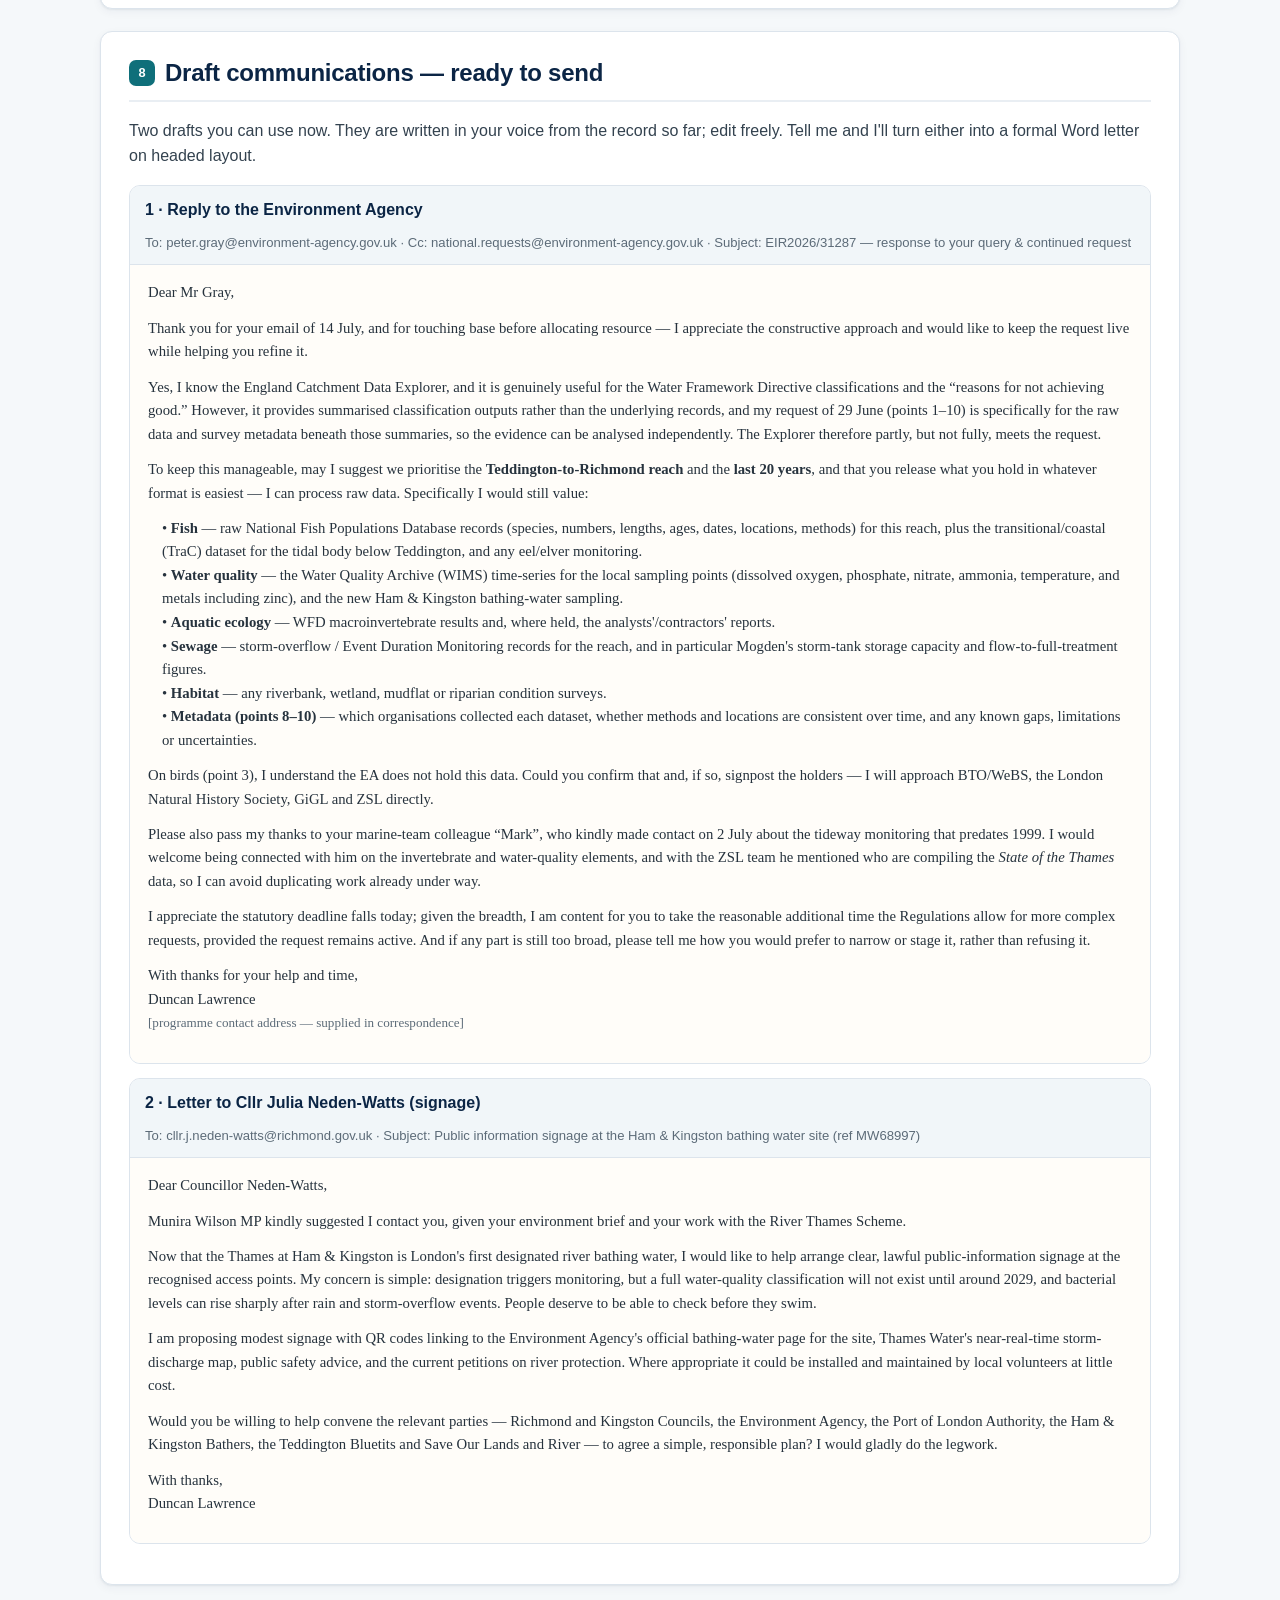
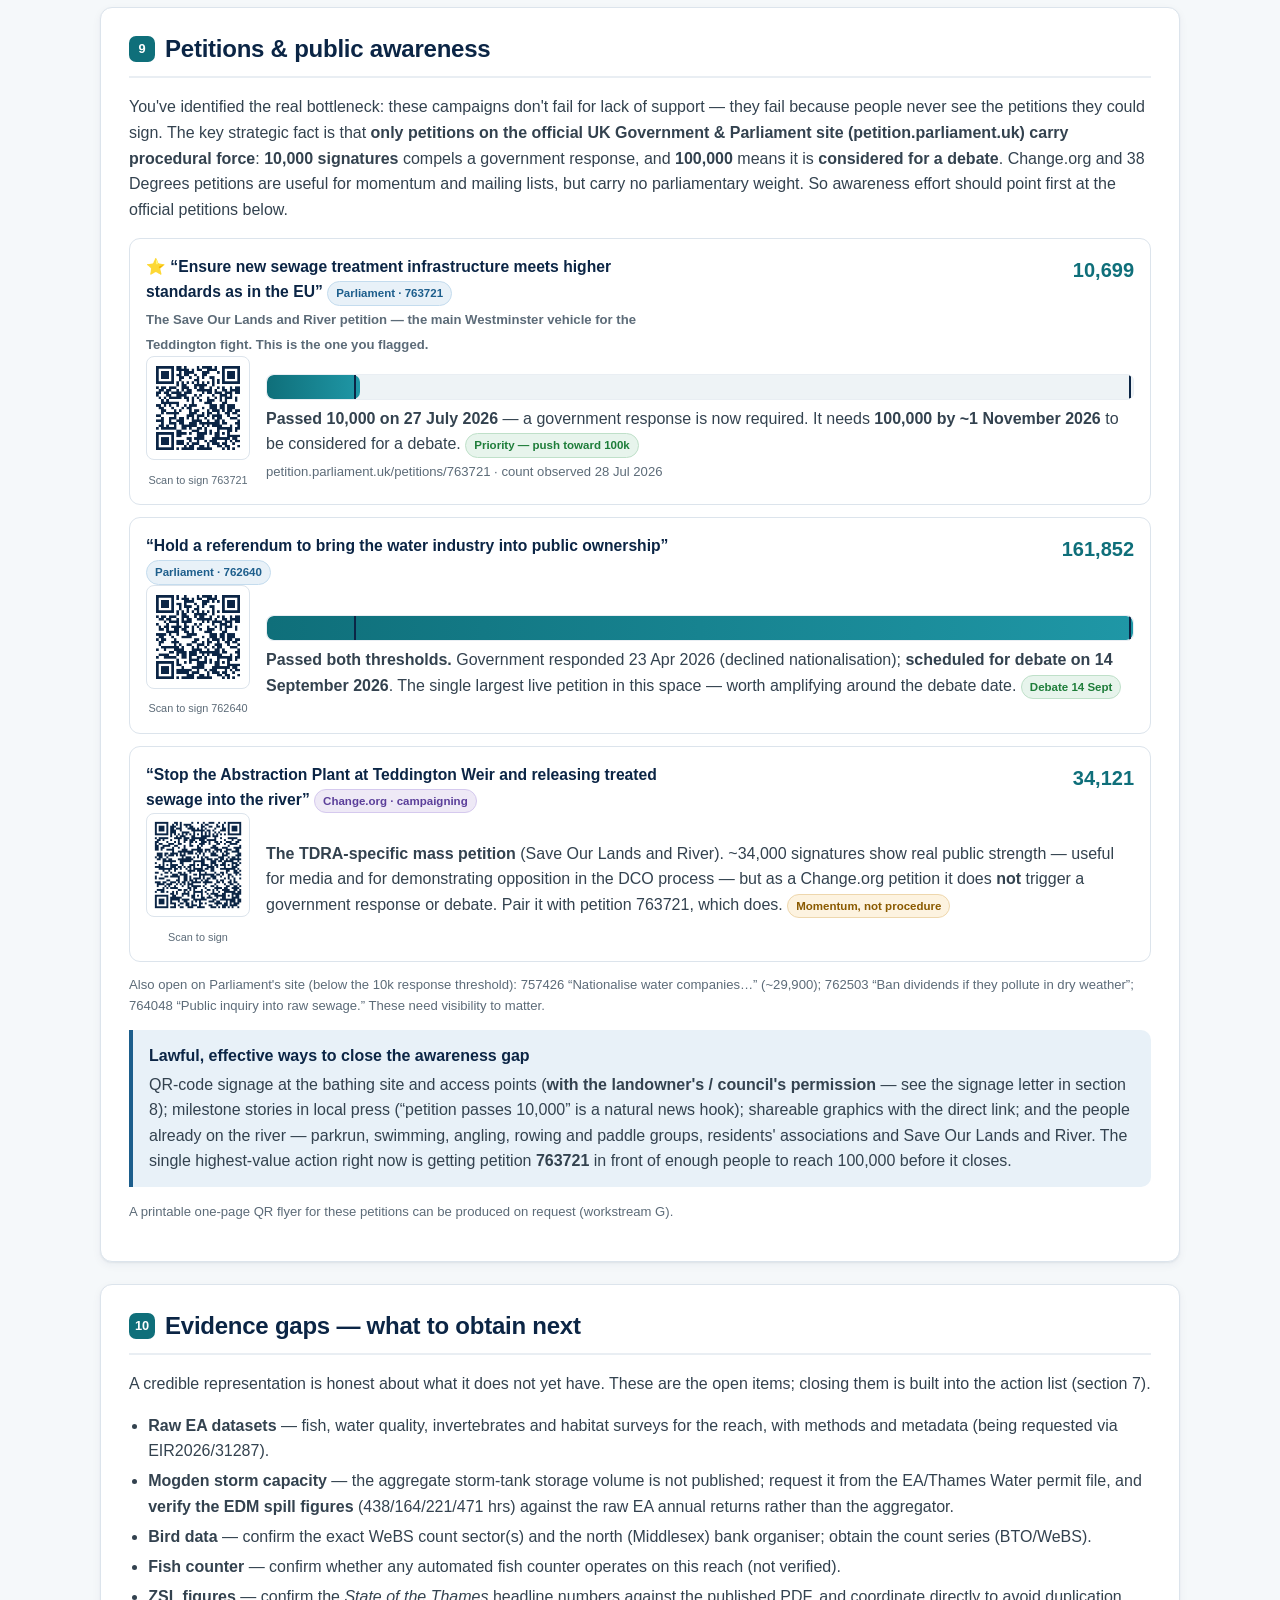
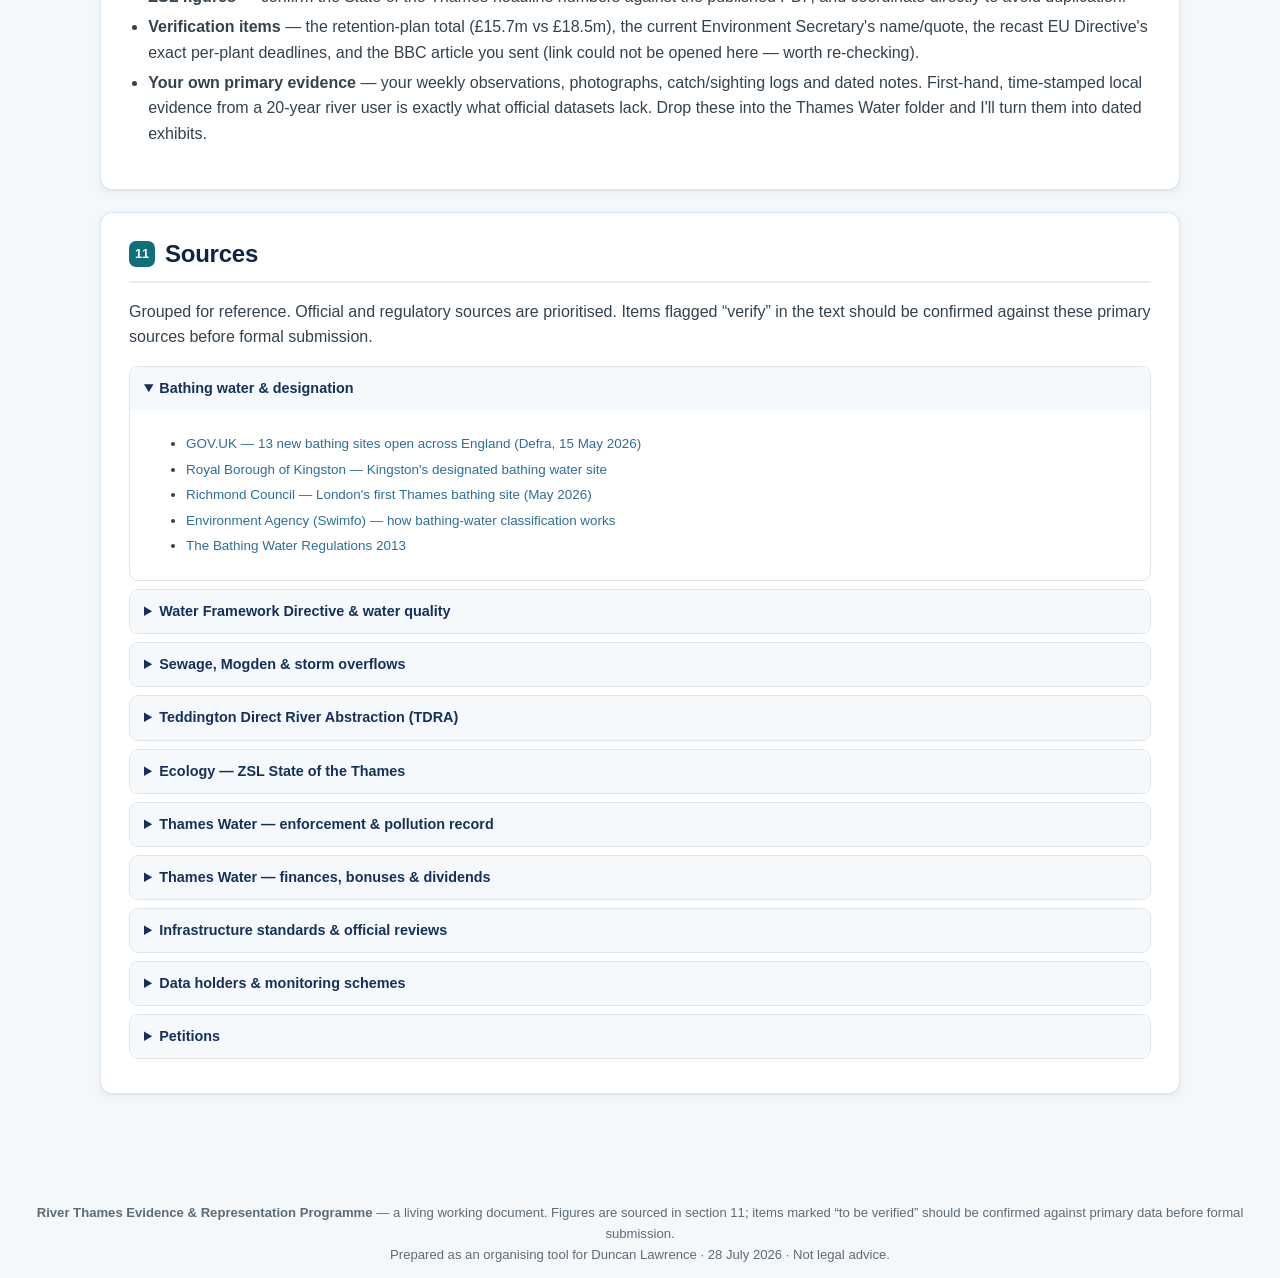
<file: docs/River-Thames-Programme-Dashboard.html>
<!DOCTYPE html>
<html lang="en">
<head>
<meta charset="UTF-8">
<meta name="viewport" content="width=device-width, initial-scale=1.0">
<title>River Thames Evidence &amp; Representation Programme — Teddington to Richmond</title>
<meta name="description" content="Master working document of the River Thames Evidence &amp; Representation Programme: the evidence base, programme of work, water company accountability, data holders, correspondence tracker, evidence gaps and sources.">
<link rel="icon" href="/favicon.ico" sizes="48x48">
<link rel="icon" href="/favicon.svg" type="image/svg+xml">
<link rel="apple-touch-icon" href="/apple-touch-icon.png">
<link rel="manifest" href="/site.webmanifest">
<meta name="theme-color" content="#0b2545">
<meta property="og:type" content="article">
<meta property="og:site_name" content="River Thames Evidence &amp; Representation Programme">
<meta property="og:title" content="Programme Dashboard — River Thames Evidence &amp; Representation Programme">
<meta property="og:description" content="The master working document: evidence base, programme of work, accountability, data holders, correspondence tracker, gaps and sources.">
<meta property="og:url" content="https://thamesevidence.org.uk/docs/River-Thames-Programme-Dashboard.html">
<meta property="og:image" content="https://thamesevidence.org.uk/images/brand/river-thames-evidence-programme-share.jpg">
<meta property="og:image:width" content="1200">
<meta property="og:image:height" content="630">
<meta name="twitter:card" content="summary_large_image">
<meta name="twitter:image" content="https://thamesevidence.org.uk/images/brand/river-thames-evidence-programme-share.jpg">
<style>
  :root{
    --navy:#0b2545; --navy2:#13315c; --teal:#0f6f7a; --teal-d:#0b565f;
    --river:#2a6f97; --ink:#1a2733; --body:#33424f; --muted:#5c6b78;
    --line:#dce4ec; --line2:#e9eef3; --bg:#f5f8fa; --card:#ffffff;
    --bad:#b3261e; --bad-bg:#fbe9e7; --amber:#8a5a00; --amber-bg:#fdf3e0;
    --good:#1e7d3a; --good-bg:#e7f4ec; --info:#1d5e8c; --info-bg:#e8f1f8;
    --shadow:0 1px 2px rgba(11,37,69,.06),0 3px 10px rgba(11,37,69,.05);
    --radius:12px;
  }
  *{box-sizing:border-box}
  html{scroll-behavior:smooth}
  body{
    margin:0; background:var(--bg); color:var(--body);
    font-family:-apple-system,BlinkMacSystemFont,"Segoe UI",Roboto,Helvetica,Arial,sans-serif;
    line-height:1.6; font-size:16px; -webkit-font-smoothing:antialiased;
  }
  a{color:var(--river); text-decoration:none}
  a:hover{text-decoration:underline}
  h1,h2,h3,h4{color:var(--navy); line-height:1.25; margin:0 0 .5em}
  h2{font-size:1.5rem; letter-spacing:-.01em}
  h3{font-size:1.15rem; margin-top:1.4em}
  h4{font-size:1rem; color:var(--navy2)}
  p{margin:0 0 1em}
  .wrap{max-width:1120px; margin:0 auto; padding:0 20px}

  /* Header */
  header.top{
    background:
      linear-gradient(102deg, rgba(11,37,69,.97) 0%, rgba(11,37,69,.94) 34%, rgba(19,49,92,.87) 56%, rgba(11,86,95,.45) 100%),
      url('/images/web/river-thames-water-quality-monitoring-teddington-1600.webp') right center/cover no-repeat,
      linear-gradient(135deg,var(--navy) 0%,var(--navy2) 55%,var(--teal-d) 100%);
    color:#eaf1f6; padding:42px 0 34px;
  }
  header.top .mark{display:block; width:46px; height:46px; margin-bottom:14px; border-radius:11px; box-shadow:0 3px 12px rgba(4,14,28,.45)}
  header.top .eyebrow{font-size:.78rem; letter-spacing:.16em; text-transform:uppercase; color:#8fb8c9; margin-bottom:10px}
  header.top h1{color:#fff; font-size:2.05rem; letter-spacing:-.02em; margin-bottom:.35em; max-width:22ch}
  header.top .sub{color:#cfe0ea; font-size:1.05rem; max-width:70ch; margin-bottom:18px}
  header.top .meta{display:flex; flex-wrap:wrap; gap:8px 10px; font-size:.82rem}
  header.top .meta span{background:rgba(255,255,255,.12); border:1px solid rgba(255,255,255,.18); padding:4px 11px; border-radius:999px; color:#eaf1f6}

  /* Nav */
  nav.jump{position:sticky; top:0; z-index:30; background:rgba(255,255,255,.94); backdrop-filter:blur(8px); border-bottom:1px solid var(--line); box-shadow:0 1px 6px rgba(11,37,69,.05)}
  nav.jump .wrap{display:flex; gap:2px; overflow-x:auto; padding:8px 20px; scrollbar-width:thin}
  nav.jump a{white-space:nowrap; font-size:.83rem; font-weight:600; color:var(--navy2); padding:7px 12px; border-radius:8px}
  nav.jump a:hover{background:var(--info-bg); text-decoration:none}

  main{padding:30px 0 60px}
  section{background:var(--card); border:1px solid var(--line); border-radius:var(--radius); box-shadow:var(--shadow); padding:26px 28px; margin:0 0 22px; scroll-margin-top:64px}
  section>h2{display:flex; align-items:center; gap:10px; padding-bottom:12px; border-bottom:2px solid var(--line2); margin-bottom:16px}
  section>h2 .n{font-size:.8rem; font-weight:700; color:#fff; background:var(--teal); min-width:26px; height:26px; display:inline-flex; align-items:center; justify-content:center; border-radius:7px}
  .lead{font-size:1.05rem; color:var(--ink)}

  /* Stat tiles */
  .tiles{display:grid; grid-template-columns:repeat(auto-fit,minmax(158px,1fr)); gap:12px; margin:6px 0 4px}
  .tile{border:1px solid var(--line); border-radius:10px; padding:14px 15px; background:linear-gradient(180deg,#fff,#fbfdfe)}
  .tile .v{font-size:1.5rem; font-weight:750; color:var(--navy); line-height:1.1; letter-spacing:-.02em}
  .tile .l{font-size:.8rem; color:var(--muted); margin-top:4px}
  .tile.bad .v{color:var(--bad)} .tile.good .v{color:var(--good)} .tile.amber .v{color:var(--amber)}

  /* Callouts */
  .call{border-left:4px solid var(--info); background:var(--info-bg); padding:13px 16px; border-radius:0 10px 10px 0; margin:14px 0}
  .call.warn{border-color:var(--amber); background:var(--amber-bg)}
  .call.bad{border-color:var(--bad); background:var(--bad-bg)}
  .call.good{border-color:var(--good); background:var(--good-bg)}
  .call p:last-child{margin-bottom:0}
  .call .t{font-weight:700; color:var(--navy); display:block; margin-bottom:3px}

  /* Tables */
  .tbl{width:100%; border-collapse:collapse; margin:10px 0 6px; font-size:.9rem}
  .tbl th,.tbl td{text-align:left; padding:9px 11px; border-bottom:1px solid var(--line2); vertical-align:top}
  .tbl thead th{background:#f1f6f9; color:var(--navy2); font-size:.76rem; text-transform:uppercase; letter-spacing:.04em; border-bottom:2px solid var(--line)}
  .tbl tbody tr:hover{background:#fafcfd}
  .tbl td.num{font-variant-numeric:tabular-nums; white-space:nowrap}
  .scroll{overflow-x:auto}

  /* Badges */
  .badge{display:inline-block; font-size:.72rem; font-weight:700; padding:2px 8px; border-radius:999px; border:1px solid transparent; white-space:nowrap}
  .b-bad{background:var(--bad-bg); color:var(--bad); border-color:#f2c6c1}
  .b-amber{background:var(--amber-bg); color:var(--amber); border-color:#eed7ad}
  .b-good{background:var(--good-bg); color:var(--good); border-color:#bfe0c9}
  .b-info{background:var(--info-bg); color:var(--info); border-color:#c4dcee}
  .b-open{background:#eee9f6; color:#5b3f9a; border-color:#d5c9ee}

  /* Workstream cards */
  .grid2{display:grid; grid-template-columns:repeat(auto-fit,minmax(300px,1fr)); gap:14px}
  .ws{border:1px solid var(--line); border-radius:11px; padding:15px 16px; background:#fff}
  .ws h4{margin:0 0 6px; display:flex; align-items:center; gap:8px}
  .ws .obj{font-size:.9rem; margin-bottom:9px}
  .ws .row{font-size:.8rem; color:var(--muted); margin-top:6px}
  .ws .row b{color:var(--navy2); font-weight:600}
  .dot{width:9px;height:9px;border-radius:50%;display:inline-block;flex:none}
  .d-live{background:var(--good)} .d-prog{background:var(--amber)} .d-plan{background:var(--info)}

  /* Bar charts (CSS) */
  .chart{margin:14px 0 6px}
  .bar-row{display:grid; grid-template-columns:52px 1fr 62px; align-items:center; gap:10px; margin:7px 0; font-size:.85rem}
  .bar-track{background:#eef3f6; border-radius:6px; height:22px; overflow:hidden; border:1px solid var(--line2)}
  .bar-fill{height:100%; border-radius:6px 0 0 6px; background:linear-gradient(90deg,var(--river),#3f86ae); display:flex; align-items:center}
  .bar-fill.hot{background:linear-gradient(90deg,#c0392b,#e05a48)}
  .bar-row .yr{font-weight:700; color:var(--navy2)} .bar-row .val{text-align:right; font-variant-numeric:tabular-nums; color:var(--body)}
  .cap{font-size:.78rem; color:var(--muted); margin-top:6px}

  /* Petition meters */
  .pet{border:1px solid var(--line); border-radius:11px; padding:15px 16px; margin:12px 0; background:#fff}
  .pet .ph{display:flex; justify-content:space-between; gap:14px; align-items:flex-start; flex-wrap:wrap}
  .pet .title{font-weight:700; color:var(--navy); font-size:.98rem; max-width:60ch}
  .pet .count{font-size:1.25rem; font-weight:750; color:var(--teal); font-variant-numeric:tabular-nums; white-space:nowrap}
  .meter{position:relative; height:26px; background:#eef3f6; border-radius:7px; margin:12px 0 6px; overflow:hidden; border:1px solid var(--line2)}
  .meter .fill{position:absolute; left:0; top:0; bottom:0; background:linear-gradient(90deg,var(--teal),#1f97a6); border-radius:7px}
  .meter .thr{position:absolute; top:-3px; bottom:-3px; width:2px; background:var(--navy)}
  .meter .thr span{position:absolute; top:-18px; transform:translateX(-50%); font-size:.66rem; font-weight:700; color:var(--navy); white-space:nowrap}
  .petgrid{display:flex; gap:16px; align-items:center; flex-wrap:wrap}
  .qr{flex:none; width:104px; text-align:center}
  .qr img{width:104px; height:104px; border:1px solid var(--line); border-radius:8px; background:#fff; padding:4px}
  .qr span{display:block; font-size:.68rem; color:var(--muted); margin-top:4px}
  .pet .body{flex:1; min-width:240px}

  /* Draft comms */
  .draft{border:1px solid var(--line); border-radius:11px; margin:14px 0; overflow:hidden}
  .draft .dh{background:#f1f6f9; padding:11px 15px; border-bottom:1px solid var(--line); display:flex; justify-content:space-between; gap:10px; flex-wrap:wrap; align-items:center}
  .draft .dh b{color:var(--navy)}
  .letter{padding:16px 18px; font-family:"Iowan Old Style",Georgia,"Times New Roman",serif; font-size:.92rem; color:#26323d; background:#fffdf9}
  .letter p{margin:0 0 .8em}
  .kv{font-size:.82rem; color:var(--muted)}
  ul.tight{margin:.2em 0 1em; padding-left:1.2em} ul.tight li{margin:.28em 0}

  .foot{color:var(--muted); font-size:.82rem; text-align:center; padding:26px 20px 0}
  .src{font-size:.84rem} .src li{margin:.3em 0}
  .anchor-top{font-size:.78rem; color:var(--muted)}
  details.srcgrp{margin:8px 0; border:1px solid var(--line); border-radius:9px; overflow:hidden}
  details.srcgrp>summary{cursor:pointer; padding:10px 14px; background:#f6f9fb; font-weight:700; color:var(--navy2); font-size:.9rem}
  details.srcgrp>div{padding:10px 16px}
  @media print{
    nav.jump{display:none} body{background:#fff; font-size:12px}
    section{box-shadow:none; border:1px solid #ccc; break-inside:avoid; page-break-inside:avoid}
    header.top{background:var(--navy)!important; -webkit-print-color-adjust:exact; print-color-adjust:exact}
  }

  /* ===== Site navigation (inlined: this page is deliberately
     self-contained so it stays shareable and printable on its own) ===== */
/* ---------- Top navigation ----------
   A Bootstrap-style navbar built in plain CSS: brand left, links right,
   a dropdown for the evidence pages, and a hamburger below 900px.

   Deliberately NO JavaScript and NO CDN, so the site keeps its strict
   Content-Security-Policy (default-src 'none'; script-src 'none';
   style-src 'self'). The mobile toggle is a hidden checkbox; the dropdown
   opens on hover and on keyboard focus. The dropdown's own trigger is a
   real link to the evidence index, so tapping it on a touch screen always
   lands somewhere useful rather than doing nothing.                        */

nav.topnav{
  position:relative; z-index:50;
  background:var(--navy); color:#eaf1f6;
  border-bottom:1px solid rgba(255,255,255,.08);
}
nav.topnav .wrap{
  display:flex; align-items:center; justify-content:space-between;
  gap:14px; min-height:56px; position:relative; flex-wrap:wrap;
}

/* --- Brand --- */
nav.topnav .brand{
  display:inline-flex; align-items:center; gap:10px;
  color:#fff; font-weight:700; font-size:.94rem; letter-spacing:-.01em;
  text-decoration:none; padding:6px 0; flex:1 1 auto; min-width:0;
}
nav.topnav .brand::before{
  content:""; flex:0 0 auto; width:26px; height:26px;
  background:url('/images/brand/logo-mark.svg') center/contain no-repeat;
}
nav.topnav .brand:hover{text-decoration:none}
nav.topnav .brand span{overflow:hidden; text-overflow:ellipsis; white-space:nowrap}

/* --- Hamburger (mobile only) --- */
nav.topnav .nav-toggle{
  position:absolute; right:20px; top:8px;
  width:46px; height:40px; margin:0; padding:0; z-index:3;
  opacity:0; cursor:pointer; appearance:none; -webkit-appearance:none;
}
nav.topnav .nav-burger{
  display:flex; flex-direction:column; justify-content:center; gap:5px;
  width:46px; height:40px; padding:0 10px; border-radius:9px;
  border:1px solid rgba(255,255,255,.22); background:rgba(255,255,255,.06);
  flex:0 0 auto;
}
nav.topnav .nav-burger span{
  display:block; height:2px; background:#eaf1f6; border-radius:2px;
  transition:transform .18s ease, opacity .18s ease;
}
nav.topnav .nav-toggle:focus-visible + .nav-burger{outline:3px solid var(--teal); outline-offset:3px}
nav.topnav .nav-toggle:checked + .nav-burger span:nth-child(1){transform:translateY(7px) rotate(45deg)}
nav.topnav .nav-toggle:checked + .nav-burger span:nth-child(2){opacity:0}
nav.topnav .nav-toggle:checked + .nav-burger span:nth-child(3){transform:translateY(-7px) rotate(-45deg)}

/* --- The panel of links --- */
nav.topnav .navpanel{display:none; flex:0 0 100%; width:100%}
nav.topnav .nav-toggle:checked ~ .navpanel{display:block; padding:2px 0 14px}

nav.topnav .navlist{
  list-style:none; margin:0; padding:0;
  display:flex; flex-direction:column; gap:2px;
}
nav.topnav .navlist > li > a{
  display:flex; align-items:center; justify-content:space-between;
  color:#cfe0ea; text-decoration:none; font-size:.9rem; font-weight:600;
  padding:11px 12px; border-radius:9px; border:1px solid transparent;
}
nav.topnav .navlist > li > a:hover{color:#fff; background:rgba(255,255,255,.10); text-decoration:none}
nav.topnav .navlist > li > a[aria-current="page"]{
  color:#fff; background:rgba(255,255,255,.13); border-color:rgba(255,255,255,.20);
}
nav.topnav .caret{
  border:solid currentColor; border-width:0 1.6px 1.6px 0; padding:2.6px;
  transform:rotate(45deg); margin-left:7px; flex:0 0 auto; opacity:.75;
}

/* --- Dropdown --- */
nav.topnav .submenu{padding:2px 0 8px 12px; display:flex; flex-direction:column}
nav.topnav .submenu-h{
  margin:10px 0 3px; padding:0 10px;
  font-size:.68rem; letter-spacing:.13em; text-transform:uppercase;
  color:#8fb8c9; font-weight:700;
}
nav.topnav .submenu a{
  color:#cfe0ea; text-decoration:none; font-size:.86rem; font-weight:500;
  padding:8px 10px; border-radius:8px; border-left:2px solid rgba(255,255,255,.12);
}
nav.topnav .submenu a:hover{color:#fff; background:rgba(255,255,255,.10); text-decoration:none}
nav.topnav .submenu a[aria-current="page"]{color:#fff; border-left-color:var(--teal); background:rgba(255,255,255,.08)}

/* --- Desktop --- */
@media (min-width:900px){
  nav.topnav .nav-toggle,
  nav.topnav .nav-burger{display:none}
  nav.topnav .navpanel{display:block !important; flex:0 0 auto; width:auto; padding:0}
  nav.topnav .navlist{flex-direction:row; align-items:center; gap:4px}
  nav.topnav .navlist > li{position:relative}
  nav.topnav .navlist > li > a{padding:8px 13px; border-radius:999px; font-size:.87rem}

  /* The dropdown panel floats; it opens on hover and on keyboard focus. */
  nav.topnav .has-menu > .submenu{
    position:absolute; top:calc(100% + 8px); left:0; z-index:60;
    min-width:270px; padding:10px; margin:0;
    background:var(--navy2); border:1px solid rgba(255,255,255,.16);
    border-radius:12px; box-shadow:0 14px 38px rgba(4,14,28,.46);
    opacity:0; visibility:hidden; transform:translateY(-5px);
    transition:opacity .15s ease, transform .15s ease, visibility .15s;
  }
  nav.topnav .has-menu:hover > .submenu,
  nav.topnav .has-menu:focus-within > .submenu{
    opacity:1; visibility:visible; transform:translateY(0);
  }
  /* Bridges the gap so the pointer can travel from item to panel. */
  nav.topnav .has-menu::after{content:""; position:absolute; left:0; right:0; top:100%; height:10px}
  nav.topnav .has-menu:hover > a,
  nav.topnav .has-menu:focus-within > a{color:#fff; background:rgba(255,255,255,.10)}
  nav.topnav .submenu a{border-left:0; padding:8px 11px}
  nav.topnav .submenu-h:first-child{margin-top:2px}
}

@media (prefers-reduced-motion:reduce){
  nav.topnav .nav-burger span,
  nav.topnav .has-menu > .submenu{transition:none}
}
@media print{
  nav.topnav{display:none}
}
</style>
</head>
<body>


<nav class="topnav" aria-label="Primary">
  <div class="wrap">
    <a class="brand" href="/"><span>Thames Evidence Programme</span></a>

    <input class="nav-toggle" type="checkbox" id="nav-toggle" aria-label="Show and hide the main menu">
    <span class="nav-burger" aria-hidden="true"><span></span><span></span><span></span></span>

    <div class="navpanel">
      <ul class="navlist">
        <li class="has-menu">
          <a href="/#evidence">Evidence<i class="caret"></i></a>
          <div class="submenu">
            <p class="submenu-h">The river</p>
            <a href="/docs/water-quality.html">Water quality</a>
            <a href="/docs/sewage-mogden.html">Sewage &amp; storm overflows</a>
            <a href="/docs/wfd-status.html">WFD status &amp; compliance</a>
            <a href="/docs/bathing.html">Bathing water</a>
            <p class="submenu-h">Wildlife</p>
            <a href="/docs/fish.html">Fish &amp; aquatic ecology</a>
            <a href="/docs/invertebrates.html">Invertebrates</a>
            <a href="/docs/birds-biodiversity.html">Birds &amp; biodiversity</a>
            <p class="submenu-h">Analysis</p>
            <a href="/docs/accountability.html">Accountability &amp; context</a>
            <a href="/docs/ownership.html">Ownership &amp; who decides</a>
            <a href="/docs/correlations.html">Cross-correlations</a>
          </div>
        </li>
        <li><a href="/why-it-matters.html">Why it matters</a></li>
        <li><a href="/docs/River-Thames-Programme-Dashboard.html" aria-current="page">Dashboard</a></li>
        <li><a href="/#about">About</a></li>
      </ul>
    </div>
  </div>
</nav>
<header class="top">
  <div class="wrap">
    <img class="mark" src="/images/brand/logo-mark.svg" alt="" width="46" height="46">
    <div class="eyebrow">Evidence-led representation · River Thames · Teddington · Ham · Kingston · Richmond · Petersham</div>
    <h1>River Thames Evidence &amp; Representation Programme</h1>
    <p class="sub">A structured, source-referenced case on the ecological health, water quality, public use and official monitoring of the River Thames between Teddington Weir and Richmond — and what needs to be done about it.</p>
    <div class="meta">
      <span>Compiled for Duncan Lawrence</span>
      <span>Working document · v1 · 28 July 2026</span>
      <span>Two jobs: prove the case → agree the asks</span>
      <span>Every figure carries a source</span>
    </div>
  </div>
</header>

<nav class="jump"><div class="wrap">
  <a href="#overview">Overview</a>
  <a href="#programme">Programme of work</a>
  <a href="#case">The evidence</a>
  <a href="#accountability">Thames Water accountability</a>
  <a href="#data">Who holds the data</a>
  <a href="#contacts">Stakeholders &amp; contacts</a>
  <a href="#tracker">Correspondence tracker</a>
  <a href="#comms">Draft communications</a>
  <a href="#petitions">Petitions &amp; awareness</a>
  <a href="#gaps">Evidence gaps</a>
  <a href="#sources">Sources</a>
</div></nav>

<main><div class="wrap">

  <!-- ===================== OVERVIEW ===================== -->
  <section id="overview">
    <h2><span class="n">1</span> Overview — the case in brief</h2>
    <p class="lead">This programme brings together, in one place, the evidence and the actions needed to hold decision-makers to a proper, evidence-based standard for the River Thames between Teddington and Richmond. It exists to do two things, in order: <b>prove what we are saying</b> with official, sourced data, and then <b>secure agreement on the asks</b> — the specific things that need doing, and by whom.</p>

    <div class="tiles">
      <div class="tile"><div class="v">15 May 2026</div><div class="l">River Thames at Ham &amp; Kingston became London's first designated river bathing water</div></div>
      <div class="tile bad"><div class="v">523</div><div class="l">Thames Water pollution incidents in 2024 — up 33% on 2023</div></div>
      <div class="tile bad"><div class="v">1★</div><div class="l">EA environmental performance rating 2024 — worst of nine companies</div></div>
      <div class="tile bad"><div class="v">£122.7m</div><div class="l">Ofwat's record 2025 penalty (sewage + unjustified dividends)</div></div>
      <div class="tile amber"><div class="v">~471 hrs</div><div class="l">Mogden storm-sewage spill hours in 2024 (to be verified vs raw EA data)</div></div>
      <div class="tile bad"><div class="v">Critically<br>Endangered</div><div class="l">European eel — a Thames migratory species (IUCN)</div></div>
    </div>

    <h3>What the evidence shows</h3>
    <p>The stretch of river in question spans two officially classified water bodies. The non-tidal reach at Kingston (<b>Thames, Egham to Teddington</b>) holds an <span class="badge b-bad">ecological status: Poor</span> classification; the tidal reach through Ham, Richmond and Isleworth (<b>Thames Middle / Upper, a transitional water body</b>) is <span class="badge b-amber">Moderate</span>. Both <b>fail</b> chemical status. The single largest local pressure is sewage: <b>Mogden Sewage Treatment Works</b> at Isleworth — the second-largest works in the country, serving ~2 million people — discharges continuous treated effluent plus storm sewage into the tidal Thames just downstream of Richmond, and London's new "super sewer" (the Thames Tideway Tunnel) <b>does not serve this reach</b> — it begins downstream at Acton.</p>

    <p>Against that backdrop, Thames Water is proposing the <b>Teddington Direct River Abstraction (TDRA)</b> scheme — taking up to 75 million litres a day out of the river above Teddington Weir during droughts and replacing it with tertiary-treated effluent from Mogden, discharged into the same reach now designated for public swimming. The company itself is rated the worst environmental performer of the nine water companies, is carrying roughly £20&nbsp;billion of debt, and has been penalised for paying executive bonuses and unjustified dividends while its pollution record deteriorated.</p>

    <div class="call good">
      <span class="t">The one-line case</span>
      <p>A river reach that is officially <b>Poor-to-Moderate and failing on chemicals</b>, under sustained <b>sewage pressure</b> that the flagship "super sewer" does not relieve, is simultaneously being <b>promoted for public bathing</b> and <b>targeted for a new effluent-and-abstraction scheme</b> — by a company that is the sector's <b>worst-rated environmental performer</b>. Decisions of this consequence must rest on current, independent, decision-grade evidence. This programme assembles that evidence and sets out the asks.</p>
    </div>

    <h3>What we are asking for (the asks — to be refined with partners)</h3>
    <ul class="tight">
      <li><b>Full disclosure of the evidence base</b> — raw survey data, methods and known gaps — from the Environment Agency (via the live EIR request) and coordination with ZSL's <i>State of the Thames</i> programme, so decisions rest on data, not summaries.</li>
      <li><b>Honest public information at the bathing site</b> — clear signage and QR codes on water quality, storm-overflow status and safety, so "designated bathing water" is not mistaken for "always safe."</li>
      <li><b>A precautionary, independently reviewed decision on TDRA</b> — no discharge of recycled effluent into a designated bathing and ecologically sensitive reach without robust, independent scientific scrutiny.</li>
      <li><b>Accountability for Thames Water</b> — investment in storm capacity to a standard at least matching the updated EU requirements, not fines treated as a cost of doing business, and no rewards for executives while performance fails.</li>
      <li><b>Public awareness</b> — get the petitions that can actually change things in front of the people who use the river, so they reach the thresholds for a government response and a parliamentary debate.</li>
    </ul>
    <p class="anchor-top">Each ask is backed by the evidence in sections 3–5, the data-ownership map in section 5, and the live actions in sections 7–9.</p>
  </section>

  <!-- ===================== PROGRAMME OF WORK ===================== -->
  <section id="programme">
    <h2><span class="n">2</span> Programme of work</h2>
    <p>The work is organised into seven workstreams. Each has an objective, the bodies that own or influence it, a status, and the immediate next action. Together they run in parallel; the correspondence tracker (section 7) records live cases against them.</p>
    <div class="grid2">

      <div class="ws">
        <h4><span class="dot d-live"></span> A · Evidence &amp; data disclosure</h4>
        <div class="obj">Obtain the raw, decision-grade data (surveys, methods, gaps) and establish who is accountable for interpreting it.</div>
        <div class="row"><b>Lead/holders:</b> Environment Agency; ZSL; universities</div>
        <div class="row"><b>Status:</b> <span class="badge b-good">Live</span> — EIR2026/31287 open</div>
        <div class="row"><b>Next:</b> Reply to Peter Gray (EA) today; contact ZSL to coordinate</div>
      </div>

      <div class="ws">
        <h4><span class="dot d-prog"></span> B · Water quality &amp; sewage</h4>
        <div class="obj">Evidence the sewage pressure on the reach (Mogden, storm overflows) and press for capacity to a proper standard.</div>
        <div class="row"><b>Lead/holders:</b> Environment Agency; Thames Water; Ofwat</div>
        <div class="row"><b>Status:</b> <span class="badge b-amber">In progress</span></div>
        <div class="row"><b>Next:</b> Verify Mogden EDM figures &amp; obtain storm-tank capacity</div>
      </div>

      <div class="ws">
        <h4><span class="dot d-plan"></span> C · Teddington abstraction (TDRA)</h4>
        <div class="obj">Ensure no effluent-for-abstraction scheme proceeds in this reach without independent scientific review.</div>
        <div class="row"><b>Lead/holders:</b> Thames Water; Planning Inspectorate; EA; Ofwat</div>
        <div class="row"><b>Status:</b> <span class="badge b-info">Planning</span> — DCO expected early 2027</div>
        <div class="row"><b>Next:</b> Register as interested party; align with SOLAR &amp; MP</div>
      </div>

      <div class="ws">
        <h4><span class="dot d-prog"></span> D · Bathing safety &amp; public information</h4>
        <div class="obj">Clear, lawful signage &amp; QR codes at the bathing site so users can check water quality and risk before entering.</div>
        <div class="row"><b>Lead/holders:</b> Richmond &amp; Kingston Councils; EA; PLA</div>
        <div class="row"><b>Status:</b> <span class="badge b-amber">In progress</span> — Case MW68997</div>
        <div class="row"><b>Next:</b> Write to Cllr Julia Neden-Watts (draft ready, section 8)</div>
      </div>

      <div class="ws">
        <h4><span class="dot d-prog"></span> E · Biodiversity — fish, eels, birds, habitat</h4>
        <div class="obj">Assemble species and habitat evidence (eel, smelt, waterbirds, mussels, riparian habitat) for the reach.</div>
        <div class="row"><b>Lead/holders:</b> EA; ZSL; BTO/WeBS; GiGL; Natural England</div>
        <div class="row"><b>Status:</b> <span class="badge b-amber">In progress</span></div>
        <div class="row"><b>Next:</b> Request WeBS sector data; ZSL eel/smelt records</div>
      </div>

      <div class="ws">
        <h4><span class="dot d-live"></span> F · Representations &amp; correspondence</h4>
        <div class="obj">Coordinate credible, evidence-led approaches to each body and keep an auditable record of every case.</div>
        <div class="row"><b>Lead/holders:</b> Duncan &amp; partners; MP; councillors</div>
        <div class="row"><b>Status:</b> <span class="badge b-good">Live</span></div>
        <div class="row"><b>Next:</b> Maintain tracker (section 7); issue drafts (section 8)</div>
      </div>

      <div class="ws">
        <h4><span class="dot d-live"></span> G · Public awareness &amp; petitions</h4>
        <div class="obj">Get the petitions that carry real weight in front of river users so they reach response/debate thresholds.</div>
        <div class="row"><b>Lead/holders:</b> Save Our Lands and River; Duncan; river groups</div>
        <div class="row"><b>Status:</b> <span class="badge b-good">Live</span> — petition 763721 just passed 10,000</div>
        <div class="row"><b>Next:</b> Deploy petitions panel &amp; QR flyer (section 9)</div>
      </div>

    </div>
  </section>

  <!-- ===================== THE EVIDENCE ===================== -->
  <section id="case">
    <h2><span class="n">3</span> The evidence — proving what we are saying</h2>
    <p>This section is the substantive evidence base, organised by theme. Everything here is drawn from official or peer-reviewed sources listed in section 11. Where a figure still needs confirming against primary data, it is flagged <span class="badge b-amber">verify</span>.</p>

    <h3>3.1 · The bathing-water designation</h3>
    <p>On <b>15 May 2026</b> the Thames at <b>Ham and Kingston</b> — sampling point on Lower Ham Road, Kingston — became <b>London's first designated river bathing water</b>, following an application by the Ham &amp; Kingston Bathers and a Defra consultation that drew roughly 500 responses in support to 2 against. (It was <i>proposed</i> in February 2026; the widely repeated "designated in February" is incorrect — the legal designation took effect on 15 May.) Designation obliges the Environment Agency to sample through the season (15 May–30 September) for <b>E. coli</b> and <b>intestinal enterococci</b> and to classify the site.</p>
    <div class="call warn">
      <span class="t">The critical caveat for public safety</span>
      <p>Designation is <b>not</b> a certificate of safety. A full Excellent/Good/Sufficient/Poor classification needs about <b>four seasons of data — so not before the end of 2029</b>. Until then the water quality is officially "currently unknown," and bacterial levels can spike sharply after rain and storm-overflow events. This is exactly why on-site public information matters (workstream D).</p>
    </div>

    <h3>3.2 · Official water-quality status (Water Framework Directive)</h3>
    <p>The reach spans two classified water bodies. Teddington Lock is the tidal limit, so the classifications — and the assessment methods — change here.</p>
    <div class="scroll"><table class="tbl">
      <thead><tr><th>Water body</th><th>Type</th><th>Ecological</th><th>Chemical</th><th>Main reasons for not achieving good</th></tr></thead>
      <tbody>
        <tr><td><b>Thames (Egham to Teddington)</b><br><span class="kv">GB106039023232 · covers Kingston</span></td><td>River · Heavily Modified</td><td><span class="badge b-bad">Poor</span> (2022)</td><td><span class="badge b-bad">Fail</span></td><td>Continuous sewage discharge (phosphate, temperature); physical modification; agriculture; urban runoff; low flow</td></tr>
        <tr><td><b>Thames Middle / Upper (tidal)</b><br><span class="kv">transitional water body · Ham→Richmond→Isleworth</span></td><td>Transitional (estuarine) · Heavily Modified</td><td><span class="badge b-amber">Moderate</span> (2022)</td><td><span class="badge b-bad">Fail</span></td><td>Zinc (specific pollutant); hydromorphology / mitigation measures; sewage; surface-water abstraction</td></tr>
      </tbody>
    </table></div>
    <div class="call">
      <span class="t">A nuance the Environment Agency's own tideway ecologist raised with you</span>
      <p>Freshwater scoring indices, applied to naturally brackish tidal water, produce artificially low scores. The EA already pre-empts much of this for the tidal body by assessing it with <b>estuarine tools</b> — which is why its <b>fish and phytoplankton both score “Good,”</b> and the Moderate result is driven by zinc and physical modification rather than biology. The upstream Egham-to-Teddington reach is genuinely non-tidal freshwater, so freshwater indices are appropriate there — and it still scores <b>Poor</b>. Both readings matter, and both should be cited with this interpretation attached.</p>
    </div>

    <h3>3.3 · Sewage and storm overflows — Mogden</h3>
    <p><b>Mogden Sewage Treatment Works</b> (Isleworth) is the second-largest in the UK, serving a population equivalent of ~1.9–2.1&nbsp;million. It discharges continuous treated effluent plus intermittent storm sewage into the tidal Thames just downstream of Richmond. Storm-spill duration has risen despite a 2011–13 extension that added ~50% process capacity:</p>
    <div class="chart">
      <div class="bar-row"><span class="yr">2021</span><div class="bar-track"><div class="bar-fill" style="width:93%"></div></div><span class="val">438 hrs</span></div>
      <div class="bar-row"><span class="yr">2022</span><div class="bar-track"><div class="bar-fill" style="width:35%"></div></div><span class="val">164 hrs</span></div>
      <div class="bar-row"><span class="yr">2023</span><div class="bar-track"><div class="bar-fill" style="width:47%"></div></div><span class="val">221 hrs</span></div>
      <div class="bar-row"><span class="yr">2024</span><div class="bar-track"><div class="bar-fill hot" style="width:100%"></div></div><span class="val">471 hrs</span></div>
      <div class="cap">Mogden storm-discharge hours per year (Event Duration Monitoring). Source: floodmapper.co.uk republishing EA annual returns — <span class="badge b-amber">verify</span> against the raw EA dataset before formal citation. EDM records duration only, not volume.</div>
    </div>
    <p>Volumes in extreme events are very large: on <b>3–4 October 2020</b>, Mogden released <b>more than two billion litres</b> over roughly 48 hours, prompting an Environment Agency investigation; the then-CEO conceded the eight storm tanks were "unable to cope." Crucially, the <b>Thames Tideway Tunnel</b> ("super sewer," fully operational February 2025) runs from <b>Acton to Abbey Mills</b> — it protects central and east London and <b>does nothing for the Teddington–Richmond reach</b>. Mogden is not connected to it.</p>

    <h3>3.4 · The Teddington Direct River Abstraction (TDRA) scheme</h3>
    <p>Thames Water proposes, for drought resilience, to abstract up to <b>75 million litres/day</b> from the Thames about <b>350&nbsp;m above Teddington Weir</b>, and to offset that by discharging <b>tertiary-treated final effluent from Mogden</b> — piped ~4.5&nbsp;km — into the river about <b>180&nbsp;m above the weir</b>. It is a Nationally Significant Infrastructure Project; a Development Consent Order application is expected in <b>early 2027</b> (slipped from 2026), and Ofwat's RAPID process allowed £22.6m of development funding in July 2025 while keeping a Beckton alternative in reserve.</p>
    <div class="call bad">
      <span class="t">Why this is the fault line</span>
      <p>The scheme would put recycled effluent into the very reach that has just been <b>designated for public swimming</b> and that is the <b>fastest-warming part of the tidal Thames</b>, on the <b>eel migration route</b>, and within the <b>smelt spawning zone</b>. Objectors — Save Our Lands and River, Munira Wilson MP and Richmond Council (with Kingston cautious) — raise dissolved-oxygen crashes at low summer flows, warmer effluent, nutrients, and contaminants that tertiary treatment does not remove (pharmaceuticals, microplastics, PFAS "forever chemicals"). Thames Water frames it as drought resilience with regulated safeguards. The point for this programme: a decision of this weight demands <b>independent</b> scientific review, not the promoter's own assessment alone.</p>
    </div>

    <h3>3.5 · The ecology — ZSL's <i>State of the Thames</i></h3>
    <p>ZSL (Zoological Society of London) published the first <i>State of the Thames</i> in 2021 and an updated edition on <b>19 January 2026</b> (21 indicators, data to end-2024). The tidal Thames is a genuine recovery story — dissolved oxygen, phosphorus and toxic metals have improved, waders and grey seals are up — but the report warns the recovery is fragile. For <i>this</i> reach the load-bearing findings are:</p>
    <ul class="tight">
      <li><b>Warming fastest here.</b> The <b>upper</b> tidal Thames is warming at roughly <b>0.19&nbsp;°C/year</b> — the fastest of any reach — directly relevant to Teddington–Richmond and to any warm-effluent discharge.</li>
      <li><b>European eel — Critically Endangered.</b> Recruitment is down ~90–95% since the 1980s; ZSL's citizen-science eel project monitors passes at weirs including on the Hogsmill at Kingston.</li>
      <li><b>European smelt</b>, a pollution-sensitive indicator, spawns in the low-salinity upper tideway and is highly exposed to warming, salinity change and abstraction.</li>
      <li><b>Invasive quagga mussel</b> was first recorded in the Thames at <b>Richmond in 2014</b>, threatening rare native mussels; ZSL runs annual riverbed surveys at Richmond Lock.</li>
      <li><b>Harbour seals declining</b> since ~2018; <b>sea level rising</b> ~5&nbsp;mm/year at Tower Pier; <b>nitrate rising</b> even as phosphate falls.</li>
    </ul>
    <p class="kv">Data and contacts for coordination: ZSL marine &amp; freshwater team — marineandfreshwater@zsl.org. (Note: the sharks recorded in the tidal Thames are tope, starry smooth-hound and spurdog; ZSL's angel-shark work is in Wales and the Canaries, not the Thames — worth getting right.)</p>
  </section>

  <!-- ===================== ACCOUNTABILITY ===================== -->
  <section id="accountability">
    <h2><span class="n">4</span> Thames Water accountability</h2>
    <p>Your core argument is that Thames Water is not meeting its obligations to the public or the environment — that it pays comparatively cheap fines instead of fixing infrastructure, and rewards executives while pollution worsens. The record below supports that argument with sourced figures. It is presented straight, with the company's own defence set out, so it survives scrutiny.</p>

    <h3>4.1 · A sustained record of pollution convictions</h3>
    <p>These are proven criminal convictions (guilty pleas / convictions in the Crown Court), all for sewage-pollution offences:</p>
    <div class="scroll"><table class="tbl">
      <thead><tr><th>Sentenced</th><th class="num">Fine</th><th>Incident</th></tr></thead>
      <tbody>
        <tr><td class="num">Mar 2017</td><td class="num"><b>£20.3m</b></td><td>Record fine at the time — 1.9&nbsp;billion litres of untreated sewage into the Thames &amp; tributaries, 2013–14. Judge: “It should not be cheaper to offend than to take appropriate precautions.”</td></tr>
        <tr><td class="num">Dec 2018</td><td class="num">£2m</td><td>2015 discharge near Milton-under-Wychwood; 1,000+ pump-fault alarms ignored.</td></tr>
        <tr><td class="num">Mar 2021</td><td class="num">£2.3m</td><td>2016 unpermitted effluent into a Henley stream; 1,000+ fish killed.</td></tr>
        <tr><td class="num">Nov 2021</td><td class="num">£4m</td><td>2016 raw sewage into Hinksey Stream, Oxford; an emergency overflow had not been inspected for 10 years.</td></tr>
        <tr><td class="num">Jul 2023</td><td class="num">£3.33m</td><td>2017 raw sewage near Gatwick; 1,400+ dead fish; judge found a “deliberate attempt” to mislead the EA.</td></tr>
      </tbody>
    </table></div>
    <p class="kv">By 2021 the BBC reported Thames Water had faced £24.4m in fines for comparable offences since 2017. Several further Environment Agency criminal investigations are open (see 4.2).</p>

    <h3>4.2 · Performance is getting worse, not better</h3>
    <p>Pollution incidents rose sharply in 2024 — the opposite of what escalating fines were meant to achieve:</p>
    <div class="chart">
      <div class="bar-row"><span class="yr">2021</span><div class="bar-track"><div class="bar-fill" style="width:58%"></div></div><span class="val">304</span></div>
      <div class="bar-row"><span class="yr">2022</span><div class="bar-track"><div class="bar-fill" style="width:76%"></div></div><span class="val">397</span></div>
      <div class="bar-row"><span class="yr">2023</span><div class="bar-track"><div class="bar-fill" style="width:75%"></div></div><span class="val">393</span></div>
      <div class="bar-row"><span class="yr">2024</span><div class="bar-track"><div class="bar-fill hot" style="width:100%"></div></div><span class="val">523</span></div>
      <div class="cap">Thames Water total pollution incidents per year (EA). 2024: 523 total, 33 serious (Cat 1–2) — up 135% on 2023, and 44% of the entire sector's serious incidents. Source: EA Pollution Incident Report 2016–2024.</div>
    </div>
    <div class="tiles">
      <div class="tile bad"><div class="v">1★ of 5</div><div class="l">EA Environmental Performance rating for 2024 — down from 2★, the only company rated 1★ (worst of nine)</div></div>
      <div class="tile bad"><div class="v">31 of 81</div><div class="l">EA criminal investigations opened since ~mid-2024 that involve Thames Water — the most of any company (open, not convictions)</div></div>
      <div class="tile amber"><div class="v">&gt;2bn L</div><div class="l">Single Mogden discharge, Oct 2020 — triggered an EA investigation</div></div>
    </div>

    <h3>4.3 · The record regulatory penalty</h3>
    <p>In <b>May 2025</b> Ofwat imposed its <b>largest-ever penalty — £122.7m</b> on Thames Water, from two investigations: <b>£104.5m</b> for wastewater and storm-overflow failings (three-quarters of its storm overflows were found to be spilling routinely, not exceptionally) and <b>£18.2m</b> for <b>unjustified dividends</b>. Ofwat directed that the penalty fall on the <b>company and its investors, not customers</b>.</p>

    <h3>4.4 · Bonuses while the river suffered</h3>
    <p>As pollution rose and debt mounted, the company continued to reward executives. The CEO's basic salary rose <b>14% to £995,000</b> in the year to March 2026 (total package ~£1.16m, including a deferred <b>£99,000</b> retention payment awarded before the ban bit), and the bonus pool for <b>other senior managers rose from £2.8m to £4.09m</b>. Separately, a multi-year <b>“management retention plan” for ~21 senior managers</b> — reported at between <b>£15.7m and £18.5m</b> (sources vary) — caused a political row; Ofwat said it was <b>not consulted</b> and only learned of it afterwards. The Environment Secretary called the payouts “outrageous” and a case of “bonuses by any other name.”</p>
    <div class="call">
      <span class="t">An important distinction to get right</span>
      <p>The contested retention payments were <b>funded by the company's creditors</b> out of a ~£3bn emergency rescue loan (at 9.75% interest) — deliberately structured to sit <b>outside</b> the rule banning <i>customer</i> money from funding bonuses. That is precisely how they sidestepped the ban. Under pressure, Thames Water <b>paused</b> £2.46m of further payments in December 2025. Ofwat's new bonus rule (Water (Special Measures) Act 2025) blocked over £4m of bonuses across six companies — including Thames Water — in its first year, but it reaches only the CEO, CFO and chair, which is why the wider payments were still possible. Keep the “customer-funded vs creditor-funded” line clear; it is where the company will push back.</p>
    </div>

    <h3>4.5 · Money out, debt up</h3>
    <p>Under Macquarie's ownership (2006–2017), roughly <b>£2.7bn</b> was extracted from the regulated company and debt rose toward £11bn. Ofwat found two dividends — £37.5m (Oct 2023) and £158.3m (Mar 2024) — breached licence conditions, penalised £18.2m and clawed back £131.3m. The company now carries roughly <b>£20&nbsp;billion of debt</b>, entered cash lock-up, saw its preferred equity partner (KKR) withdraw in June 2025, and is funded only to around <b>November 2026</b> — with temporary public ownership (Special Administration) the fallback if the creditor-led rescue fails.</p>

    <h3>4.6 · The infrastructure-standards argument</h3>
    <p>Your point about "expansion tanks" being substandard and below EU requirements needs to be framed precisely so it can't be dismissed. Here is the accurate version:</p>
    <ul class="tight">
      <li><b>The domestic design minimum</b> for storm-tank storage at a treatment works is modest — broadly <b>68&nbsp;litres per head</b> served, or about <b>two hours</b> of flow — and a works can be <b>fully permit-compliant and still spill</b> in heavy rain. Independent research found ~79% of large works have treatment capacity below the "3× dry-weather-flow" benchmark.</li>
      <li><b>The EU has moved ahead.</b> The recast Urban Waste Water Treatment Directive (EU 2024/3019, in force January 2025) tightens the regime — lower size thresholds, and new <b>“quaternary” treatment for micropollutants including PFAS by ~2045</b>, funded partly by polluting industries. <b>Post-Brexit England is not bound to adopt it</b>, and an independent analysis (IEEP, 2024) documents the concrete divergence. So "England is falling below EU standards" is accurate as a <b>specific, directional</b> claim — on thresholds, micropollutants and integrated storm planning — not as a blanket assertion.</li>
      <li><b>Mogden specifically:</b> flow to full treatment is ~1,064&nbsp;Ml/day across eight storm tanks; the 2011–13 extension added ~50% capacity, yet spills still rose. The <b>aggregate storm-tank storage volume is not published</b> and should be requested from the EA/Thames Water permit file — a genuine evidence gap (section 10). Treat "substandard" as an advocacy framing until that figure and a benchmark are in hand; "does not meet the updated EU standard" is the defensible line.</li>
    </ul>

    <h3>4.7 · Are fines cheaper than fixing? The official verdict</h3>
    <p>The evidence that the deterrent has been too weak is now on the public record from Parliament's own bodies:</p>
    <div class="call bad">
      <p><b>Public Accounts Committee (2025):</b> water companies paid <b>over £430m in penalties across 2019–2024</b> against an identified need of <b>~£290&nbsp;billion of investment over 25 years</b> — penalties on the order of <b>0.1%</b> of the investment task — and <b>84% of EA fines went to the Treasury</b>, not to fixing rivers. The EA admitted a "justice gap": it cannot prosecute all the offences it finds.</p>
      <p style="margin-top:.6em"><b>National Audit Office (April 2025):</b> "regulators have failed to deliver a trusted and resilient water sector," and "no regulator is responsible for proactively inspecting wastewater assets." The <b>Independent Water Commission (Cunliffe, July 2025)</b> recommended <b>abolishing Ofwat</b> and creating a single stronger regulator. Strengthening the whole regime is itself an admission the old penalties under-deterred.</p>
    </div>
    <div class="call">
      <span class="t">Thames Water's position (include it — a fair case is a stronger case)</span>
      <p>The company says it "takes its responsibility towards the environment very seriously," attributes pollution to problems "decades in the making" worsened by exceptionally wet weather, stresses the retention payments were creditor- not customer-funded, and points to the sector's largest-ever <b>£104bn investment programme (2025–2030)</b> and a recapitalisation plan promising <b>no dividends for 10 years</b>. The fair rebuttal is factual: <b>incidents rose to a record in 2024</b>, so claimed improvements have not yet shown up in the river — which is why independent verification, not company assurance, is the ask.</p>
    </div>
  </section>

  <!-- ===================== DATA MAP ===================== -->
  <section id="data">
    <h2><span class="n">5</span> Who holds — and interprets — the data</h2>
    <p>One of your central questions is who is officially responsible for collecting, holding and interpreting the evidence, and whether it is good enough to base decisions on. This is the map. "Decision-grade?" is a candid assessment of whether the dataset, as held, is strong enough to support decisions about abstraction, discharge, bathing and habitat — or whether raw data and metadata still need to be obtained.</p>
    <div class="scroll"><table class="tbl">
      <thead><tr><th>Data type</th><th>Responsible body</th><th>Named dataset / scheme</th><th>How to access</th><th>Decision-grade?</th></tr></thead>
      <tbody>
        <tr><td><b>Fish stocks</b></td><td>Environment Agency</td><td>National Fish Populations Database (NFPD); separate TraC dataset for the tidal reach</td><td>Ecology &amp; Fish Data Explorer; raw data via EIR/enquiry</td><td><span class="badge b-amber">Partial</span> — periodic surveys, not continuous</td></tr>
        <tr><td><b>Eels &amp; elvers</b></td><td>EA + ZSL</td><td>Eel Management Plans (EA); Thames European Eel Project (ZSL citizen science)</td><td>EA enquiry; ZSL (marineandfreshwater@zsl.org)</td><td><span class="badge b-good">Good</span> — long ZSL series</td></tr>
        <tr><td><b>Water quality</b></td><td>Environment Agency</td><td>Water Quality Archive (WIMS); WFD classifications</td><td>environment.data.gov.uk/water-quality &amp; /catchment-planning</td><td><span class="badge b-good">Good</span> (open)</td></tr>
        <tr><td><b>Bathing water</b></td><td>Environment Agency</td><td>Bathing water quality (“Swimfo”), E. coli &amp; intestinal enterococci</td><td>environment.data.gov.uk/bwq</td><td><span class="badge b-amber">New site</span> — no classification until ~2029</td></tr>
        <tr><td><b>Storm overflows / sewage</b></td><td>Thames Water (operator); EA (regulator)</td><td>Event Duration Monitoring (EDM); annual EDM returns</td><td>thameswater.co.uk/edm-map; data.gov.uk</td><td><span class="badge b-amber">Duration only</span> — not volume</td></tr>
        <tr><td><b>Birds</b></td><td>BTO/WeBS; LNHS; GiGL; ZSL</td><td>Wetland Bird Survey; London Bird Report; GiGL records</td><td>WeBS data request (webs@bto.org); gigl.org.uk</td><td><span class="badge b-amber">Confirm sector</span> — local count sector/organiser to confirm</td></tr>
        <tr><td><b>Invertebrates / aquatic ecology</b></td><td>EA (ID often contracted out); Riverfly Partnership; Thames21</td><td>WFD macroinvertebrate sampling; Riverfly Monitoring</td><td>EA enquiry; Cartographer (riverflies.org)</td><td><span class="badge b-amber">Partial</span></td></tr>
        <tr><td><b>Habitat &amp; designations</b></td><td>Natural England; GiGL; councils</td><td><b>No SSSI on this reach.</b> River = SINC M031 “River Thames and tidal tributaries” (Metropolitan); Ham Lands LNR</td><td>gigl.org.uk; Natural England open data</td><td><span class="badge b-info">Non-statutory</span> locally</td></tr>
        <tr><td><b>Foreshore / riverbed</b></td><td>PLA + Crown Estate (tidal); EA (non-tidal above Teddington)</td><td>Foreshore ownership &amp; permits</td><td>pla.co.uk/thames-foreshore-permits</td><td><span class="badge b-info">n/a</span></td></tr>
        <tr><td><b>Whole-river ecology synthesis</b></td><td>ZSL; Thames21</td><td><i>State of the Thames</i> (2021, 2026); citizen-science monitoring</td><td>zsl.org; thames21.org.uk</td><td><span class="badge b-good">Good</span> — expert-reviewed</td></tr>
      </tbody>
    </table></div>
    <div class="call">
      <span class="t">Who is accountable for the decisions</span>
      <p>The <b>Environment Agency</b> classifies water bodies, monitors bathing water, and decides abstraction licences and discharge permits. <b>Defra / the Secretary of State</b> designates bathing waters and approves river-basin plans. <b>Natural England</b> advises on habitats and protected sites. <b>Ofwat</b> (with the EA and Drinking Water Inspectorate, via RAPID) governs the economics. For the TDRA, because it is a Nationally Significant Infrastructure Project, <b>development consent is decided by the Secretary of State via the Planning Inspectorate</b>. No single body "owns" the river's health — which is exactly why a coordinated, evidence-led representation is needed.</p>
    </div>
  </section>

  <!-- ===================== CONTACTS ===================== -->
  <section id="contacts">
    <h2><span class="n">6</span> Stakeholders &amp; contacts</h2>
    <h3>Live contacts — already engaged</h3>
    <div class="scroll"><table class="tbl">
      <thead><tr><th>Name / role</th><th>Body</th><th>Contact</th><th>Status</th></tr></thead>
      <tbody>
        <tr><td><b>Munira Wilson MP</b> — Twickenham (covers Teddington)</td><td>House of Commons</td><td><a href="mailto:munira.wilson.mp@parliament.uk">munira.wilson.mp@parliament.uk</a></td><td>Engaged on signage; opposes TDRA</td></tr>
        <tr><td><b>Cllr Julia Neden-Watts</b> — Environment lead; River Thames Scheme</td><td>Richmond Council</td><td><a href="mailto:cllr.j.neden-watts@richmond.gov.uk">cllr.j.neden-watts@richmond.gov.uk</a></td><td><span class="badge b-amber">To write</span> — referred by MP</td></tr>
        <tr><td><b>Peter Gray</b> — Fisheries Operations Team Leader, Thames Area</td><td>Environment Agency</td><td><a href="mailto:peter.gray@environment-agency.gov.uk">peter.gray@environment-agency.gov.uk</a></td><td><span class="badge b-bad">Reply due</span> — EIR2026/31287</td></tr>
        <tr><td><b>“Mark”</b> — Thames Tideway / marine ecologist</td><td>Environment Agency (marine team)</td><td><a href="mailto:MarineSE@environment-agency.gov.uk">MarineSE@environment-agency.gov.uk</a></td><td>Offered tideway data &amp; ZSL contacts</td></tr>
        <tr><td>EIR / information requests</td><td>EA National Requests</td><td><a href="mailto:national.requests@environment-agency.gov.uk">national.requests@environment-agency.gov.uk</a></td><td>Ref EIR2026/31287</td></tr>
      </tbody>
    </table></div>

    <h3>Target bodies &amp; data holders — to approach</h3>
    <div class="scroll"><table class="tbl">
      <thead><tr><th>Organisation</th><th>Why</th><th>Route</th></tr></thead>
      <tbody>
        <tr><td><b>ZSL</b> — marine &amp; freshwater team</td><td>State of the Thames; eel/smelt/mussel records; avoid duplication</td><td><a href="mailto:marineandfreshwater@zsl.org">marineandfreshwater@zsl.org</a></td></tr>
        <tr><td><b>BTO / WeBS</b></td><td>Wetland Bird Survey counts for the reach</td><td>Regional Organiser, Surrey &amp; SW London (contact via BTO); <a href="mailto:webs@bto.org">webs@bto.org</a></td></tr>
        <tr><td><b>GiGL</b> — Greenspace Information for Greater London</td><td>Biodiversity records; SINC data</td><td>gigl.org.uk/access-to-information</td></tr>
        <tr><td><b>Save Our Lands and River (SOLAR) CIC</b></td><td>Lead local campaign; the EU-standards petition</td><td>saveourlandsandriver.org.uk</td></tr>
        <tr><td><b>Port of London Authority</b></td><td>Tidal foreshore / navigation; Thames Vision 2050</td><td>pla.co.uk</td></tr>
        <tr><td><b>Thames21</b> · <b>Angling Trust / Thames Anglers' Conservancy</b></td><td>Citizen-science data; angling &amp; pollution</td><td>thames21.org.uk · rivertac.org</td></tr>
        <tr><td><b>Defra · Ofwat · Natural England · GLA · Kingston Council · Thames Water</b></td><td>Policy, economics, habitats, London, upstream bank, operator</td><td>Formal correspondence per issue</td></tr>
      </tbody>
    </table></div>
  </section>

  <!-- ===================== TRACKER ===================== -->
  <section id="tracker">
    <h2><span class="n">7</span> Correspondence &amp; action tracker</h2>
    <p>An auditable record of every case, so nothing slips and each approach can be evidenced. Update this as replies arrive.</p>
    <div class="scroll"><table class="tbl">
      <thead><tr><th>Date</th><th>Case / ref</th><th>With</th><th>Subject</th><th>Status</th><th>Next action</th></tr></thead>
      <tbody>
        <tr><td class="num">24 Jun 2026</td><td>MW68997</td><td>Munira Wilson MP</td><td>Public information signage at bathing site</td><td>Replied 29 Jun — referred to Cllr Neden-Watts</td><td><span class="badge b-amber">Write to Cllr Neden-Watts</span></td></tr>
        <tr><td class="num">29 Jun 2026</td><td><b>EIR2026/31287</b></td><td>Environment Agency</td><td>Ecological-health data request (10 points)</td><td>Acknowledged 1 Jul · statutory deadline <b>28 Jul</b> · Peter Gray query 14 Jul</td><td><span class="badge b-bad">Reply to Peter Gray — today</span></td></tr>
        <tr><td class="num">2 Jul 2026</td><td>— (linked to EIR)</td><td>“Mark”, EA marine team</td><td>Offer of tideway monitoring data &amp; ZSL contacts</td><td>Received — helpful initial contact</td><td>Take up offer; request ZSL names</td></tr>
        <tr><td class="num">2022 (context)</td><td>—</td><td>Richmond XR</td><td>“Stop the Sewage” campaign</td><td>Historical background</td><td>—</td></tr>
      </tbody>
    </table></div>

    <h3>Immediate action list</h3>
    <ol class="tight">
      <li><b>Today —</b> send the reply to Peter Gray keeping EIR2026/31287 live and asking for raw data (draft in section 8).</li>
      <li><b>This week —</b> write to Cllr Julia Neden-Watts on signage (draft in section 8).</li>
      <li><b>This week —</b> email ZSL (marineandfreshwater@zsl.org) to coordinate with the <i>State of the Thames</i> team and avoid duplication.</li>
      <li><b>Ongoing —</b> verify Mogden EDM figures and request the storm-tank storage capacity (EA/Thames Water permit file).</li>
      <li><b>Ongoing —</b> request WeBS bird-count data for the reach (Penny Williams / BTO).</li>
      <li><b>By 1 Nov —</b> drive petition 763721 toward 100,000; support the 14 Sept debate on public ownership (763721 &amp; 762640, section 9).</li>
      <li><b>Ahead of early 2027 —</b> register as an interested party for the TDRA Development Consent Order.</li>
    </ol>
  </section>

  <!-- ===================== DRAFT COMMS ===================== -->
  <section id="comms">
    <h2><span class="n">8</span> Draft communications — ready to send</h2>
    <p>Two drafts you can use now. They are written in your voice from the record so far; edit freely. Tell me and I'll turn either into a formal Word letter on headed layout.</p>

    <div class="draft">
      <div class="dh"><b>1 · Reply to the Environment Agency</b> <span class="kv">To: peter.gray@environment-agency.gov.uk · Cc: national.requests@environment-agency.gov.uk · Subject: EIR2026/31287 — response to your query &amp; continued request</span></div>
      <div class="letter">
        <p>Dear Mr Gray,</p>
        <p>Thank you for your email of 14 July, and for touching base before allocating resource — I appreciate the constructive approach and would like to keep the request live while helping you refine it.</p>
        <p>Yes, I know the England Catchment Data Explorer, and it is genuinely useful for the Water Framework Directive classifications and the “reasons for not achieving good.” However, it provides summarised classification outputs rather than the underlying records, and my request of 29 June (points 1–10) is specifically for the raw data and survey metadata beneath those summaries, so the evidence can be analysed independently. The Explorer therefore partly, but not fully, meets the request.</p>
        <p>To keep this manageable, may I suggest we prioritise the <b>Teddington-to-Richmond reach</b> and the <b>last 20 years</b>, and that you release what you hold in whatever format is easiest — I can process raw data. Specifically I would still value:</p>
        <p style="margin-left:14px">• <b>Fish</b> — raw National Fish Populations Database records (species, numbers, lengths, ages, dates, locations, methods) for this reach, plus the transitional/coastal (TraC) dataset for the tidal body below Teddington, and any eel/elver monitoring.<br>
        • <b>Water quality</b> — the Water Quality Archive (WIMS) time-series for the local sampling points (dissolved oxygen, phosphate, nitrate, ammonia, temperature, and metals including zinc), and the new Ham &amp; Kingston bathing-water sampling.<br>
        • <b>Aquatic ecology</b> — WFD macroinvertebrate results and, where held, the analysts'/contractors' reports.<br>
        • <b>Sewage</b> — storm-overflow / Event Duration Monitoring records for the reach, and in particular Mogden's storm-tank storage capacity and flow-to-full-treatment figures.<br>
        • <b>Habitat</b> — any riverbank, wetland, mudflat or riparian condition surveys.<br>
        • <b>Metadata (points 8–10)</b> — which organisations collected each dataset, whether methods and locations are consistent over time, and any known gaps, limitations or uncertainties.</p>
        <p>On birds (point 3), I understand the EA does not hold this data. Could you confirm that and, if so, signpost the holders — I will approach BTO/WeBS, the London Natural History Society, GiGL and ZSL directly.</p>
        <p>Please also pass my thanks to your marine-team colleague “Mark”, who kindly made contact on 2 July about the tideway monitoring that predates 1999. I would welcome being connected with him on the invertebrate and water-quality elements, and with the ZSL team he mentioned who are compiling the <i>State of the Thames</i> data, so I can avoid duplicating work already under way.</p>
        <p>I appreciate the statutory deadline falls today; given the breadth, I am content for you to take the reasonable additional time the Regulations allow for more complex requests, provided the request remains active. And if any part is still too broad, please tell me how you would prefer to narrow or stage it, rather than refusing it.</p>
        <p>With thanks for your help and time,<br>Duncan Lawrence<br><span class="kv">[programme contact address — supplied in correspondence]</span></p>
      </div>
    </div>

    <div class="draft">
      <div class="dh"><b>2 · Letter to Cllr Julia Neden-Watts (signage)</b> <span class="kv">To: cllr.j.neden-watts@richmond.gov.uk · Subject: Public information signage at the Ham &amp; Kingston bathing water site (ref MW68997)</span></div>
      <div class="letter">
        <p>Dear Councillor Neden-Watts,</p>
        <p>Munira Wilson MP kindly suggested I contact you, given your environment brief and your work with the River Thames Scheme.</p>
        <p>Now that the Thames at Ham &amp; Kingston is London's first designated river bathing water, I would like to help arrange clear, lawful public-information signage at the recognised access points. My concern is simple: designation triggers monitoring, but a full water-quality classification will not exist until around 2029, and bacterial levels can rise sharply after rain and storm-overflow events. People deserve to be able to check before they swim.</p>
        <p>I am proposing modest signage with QR codes linking to the Environment Agency's official bathing-water page for the site, Thames Water's near-real-time storm-discharge map, public safety advice, and the current petitions on river protection. Where appropriate it could be installed and maintained by local volunteers at little cost.</p>
        <p>Would you be willing to help convene the relevant parties — Richmond and Kingston Councils, the Environment Agency, the Port of London Authority, the Ham &amp; Kingston Bathers, the Teddington Bluetits and Save Our Lands and River — to agree a simple, responsible plan? I would gladly do the legwork.</p>
        <p>With thanks,<br>Duncan Lawrence</p>
      </div>
    </div>
  </section>

  <!-- ===================== PETITIONS ===================== -->
  <section id="petitions">
    <h2><span class="n">9</span> Petitions &amp; public awareness</h2>
    <p>You've identified the real bottleneck: these campaigns don't fail for lack of support — they fail because people never see the petitions they could sign. The key strategic fact is that <b>only petitions on the official UK Government &amp; Parliament site (petition.parliament.uk) carry procedural force</b>: <b>10,000 signatures</b> compels a government response, and <b>100,000</b> means it is <b>considered for a debate</b>. Change.org and 38 Degrees petitions are useful for momentum and mailing lists, but carry no parliamentary weight. So awareness effort should point first at the official petitions below.</p>

    <div class="pet">
      <div class="ph">
        <div class="title">⭐ “Ensure new sewage treatment infrastructure meets higher standards as in the EU” <span class="badge b-info">Parliament · 763721</span><br><span class="kv">The Save Our Lands and River petition — the main Westminster vehicle for the Teddington fight. This is the one you flagged.</span></div>
        <div class="count">10,699</div>
      </div>
      <div class="petgrid">
        <div class="qr"><img src="[data-uri]" alt="QR code to petition 763721"><span>Scan to sign 763721</span></div>
        <div class="body">
          <div class="meter">
            <div class="fill" style="width:10.7%"></div>
            <div class="thr" style="left:10%"><span>10k ✓ response</span></div>
            <div class="thr" style="left:99.5%"><span>100k debate</span></div>
          </div>
          <p style="margin:.3em 0 0"><b>Passed 10,000 on 27 July 2026</b> — a government response is now required. It needs <b>100,000 by ~1 November 2026</b> to be considered for a debate. <span class="badge b-good">Priority — push toward 100k</span><br>
          <span class="kv">petition.parliament.uk/petitions/763721 · count observed 28 Jul 2026</span></p>
        </div>
      </div>
    </div>

    <div class="pet">
      <div class="ph">
        <div class="title">“Hold a referendum to bring the water industry into public ownership” <span class="badge b-info">Parliament · 762640</span></div>
        <div class="count">161,852</div>
      </div>
      <div class="petgrid">
        <div class="qr"><img src="[data-uri]" alt="QR code to petition 762640"><span>Scan to sign 762640</span></div>
        <div class="body">
          <div class="meter">
            <div class="fill" style="width:100%"></div>
            <div class="thr" style="left:10%"><span>10k</span></div>
            <div class="thr" style="left:99.5%"><span>100k ✓</span></div>
          </div>
          <p style="margin:.3em 0 0"><b>Passed both thresholds.</b> Government responded 23 Apr 2026 (declined nationalisation); <b>scheduled for debate on 14 September 2026</b>. The single largest live petition in this space — worth amplifying around the debate date. <span class="badge b-good">Debate 14 Sept</span></p>
        </div>
      </div>
    </div>

    <div class="pet">
      <div class="ph">
        <div class="title">“Stop the Abstraction Plant at Teddington Weir and releasing treated sewage into the river” <span class="badge b-open">Change.org · campaigning</span></div>
        <div class="count">34,121</div>
      </div>
      <div class="petgrid">
        <div class="qr"><img src="[data-uri]" alt="QR code to Change.org Teddington Weir petition"><span>Scan to sign</span></div>
        <div class="body">
          <p style="margin:0"><b>The TDRA-specific mass petition</b> (Save Our Lands and River). ~34,000 signatures show real public strength — useful for media and for demonstrating opposition in the DCO process — but as a Change.org petition it does <b>not</b> trigger a government response or debate. Pair it with petition 763721, which does. <span class="badge b-amber">Momentum, not procedure</span></p>
        </div>
      </div>
    </div>

    <p class="kv">Also open on Parliament's site (below the 10k response threshold): 757426 “Nationalise water companies…” (~29,900); 762503 “Ban dividends if they pollute in dry weather”; 764048 “Public inquiry into raw sewage.” These need visibility to matter.</p>

    <div class="call">
      <span class="t">Lawful, effective ways to close the awareness gap</span>
      <p>QR-code signage at the bathing site and access points (<b>with the landowner's / council's permission</b> — see the signage letter in section 8); milestone stories in local press (“petition passes 10,000” is a natural news hook); shareable graphics with the direct link; and the people already on the river — parkrun, swimming, angling, rowing and paddle groups, residents' associations and Save Our Lands and River. The single highest-value action right now is getting petition <b>763721</b> in front of enough people to reach 100,000 before it closes.</p>
    </div>
    <p class="kv">A printable one-page QR flyer for these petitions can be produced on request (workstream G).</p>
  </section>

  <!-- ===================== GAPS ===================== -->
  <section id="gaps">
    <h2><span class="n">10</span> Evidence gaps — what to obtain next</h2>
    <p>A credible representation is honest about what it does not yet have. These are the open items; closing them is built into the action list (section 7).</p>
    <ul class="tight">
      <li><b>Raw EA datasets</b> — fish, water quality, invertebrates and habitat surveys for the reach, with methods and metadata (being requested via EIR2026/31287).</li>
      <li><b>Mogden storm capacity</b> — the aggregate storm-tank storage volume is not published; request it from the EA/Thames Water permit file, and <b>verify the EDM spill figures</b> (438/164/221/471 hrs) against the raw EA annual returns rather than the aggregator.</li>
      <li><b>Bird data</b> — confirm the exact WeBS count sector(s) and the north (Middlesex) bank organiser; obtain the count series (BTO/WeBS).</li>
      <li><b>Fish counter</b> — confirm whether any automated fish counter operates on this reach (not verified).</li>
      <li><b>ZSL figures</b> — confirm the <i>State of the Thames</i> headline numbers against the published PDF, and coordinate directly to avoid duplication.</li>
      <li><b>Verification items</b> — the retention-plan total (£15.7m vs £18.5m), the current Environment Secretary's name/quote, the recast EU Directive's exact per-plant deadlines, and the BBC article you sent (link could not be opened here — worth re-checking).</li>
      <li><b>Your own primary evidence</b> — your weekly observations, photographs, catch/sighting logs and dated notes. First-hand, time-stamped local evidence from a 20-year river user is exactly what official datasets lack. Drop these into the Thames Water folder and I'll turn them into dated exhibits.</li>
    </ul>
  </section>

  <!-- ===================== SOURCES ===================== -->
  <section id="sources">
    <h2><span class="n">11</span> Sources</h2>
    <p>Grouped for reference. Official and regulatory sources are prioritised. Items flagged “verify” in the text should be confirmed against these primary sources before formal submission.</p>

    <details class="srcgrp" open><summary>Bathing water &amp; designation</summary><div><ul class="src">
      <li><a href="https://www.gov.uk/government/news/13-new-bathing-sites-open-across-england-helping-communities-and-waterways">GOV.UK — 13 new bathing sites open across England (Defra, 15 May 2026)</a></li>
      <li><a href="https://www.kingston.gov.uk/safety-crime-and-emergencies/safety-in-kingston/stay-safe-near-water/kingstons-designated-bathing-water-site">Royal Borough of Kingston — Kingston's designated bathing water site</a></li>
      <li><a href="https://www.richmond.gov.uk/news/news_may_2026/londons_first_thames_bathing_site">Richmond Council — London's first Thames bathing site (May 2026)</a></li>
      <li><a href="https://environment.data.gov.uk/bwq/profiles/help-understanding-data.html">Environment Agency (Swimfo) — how bathing-water classification works</a></li>
      <li><a href="https://www.legislation.gov.uk/uksi/2013/1675/made">The Bathing Water Regulations 2013</a></li>
    </ul></div></details>

    <details class="srcgrp"><summary>Water Framework Directive &amp; water quality</summary><div><ul class="src">
      <li><a href="https://environment.data.gov.uk/catchment-planning">Environment Agency — Catchment Data Explorer</a></li>
      <li><a href="https://environment.data.gov.uk/catchment-planning/WaterBody/GB106039023232">Water body — Thames (Egham to Teddington), GB106039023232</a></li>
      <li><a href="https://environment.data.gov.uk/catchment-planning/WaterBody/GB530603911402">Water body — Thames Middle (tidal), GB530603911402</a></li>
      <li><a href="https://environment.data.gov.uk/water-quality/view/download">Environment Agency — Water Quality Archive (WIMS) download</a></li>
      <li><a href="https://www.legislation.gov.uk/uksi/2017/407/made">The Water Environment (WFD) (England and Wales) Regulations 2017</a></li>
    </ul></div></details>

    <details class="srcgrp"><summary>Sewage, Mogden &amp; storm overflows</summary><div><ul class="src">
      <li><a href="https://www.thameswater.co.uk/edm-map">Thames Water — storm-discharge (EDM) map</a></li>
      <li><a href="https://www.thameswater.co.uk/about-us/performance/mogden">Thames Water — Mogden performance page</a></li>
      <li><a href="https://www.floodmapper.co.uk/stations/mogden-wwtw">Floodmapper — Mogden STW EDM (republishing EA data)</a></li>
      <li><a href="https://environmentagency.blog.gov.uk/2025/03/27/what-are-the-2024-edm-annual-returns">Environment Agency — 2024 EDM annual returns (blog)</a></li>
      <li><a href="https://www.bbc.co.uk/news/uk-england-london-60046320">BBC — More than 2bn litres of raw sewage discharged at Mogden (Oct 2020)</a></li>
      <li><a href="https://www.tideway.london/news/press-releases/2025/february/london-s-super-sewer-now-fully-connected-promising-a-greener-healthier-river-thames/">Tideway — Super Sewer fully connected (Feb 2025)</a></li>
    </ul></div></details>

    <details class="srcgrp"><summary>Teddington Direct River Abstraction (TDRA)</summary><div><ul class="src">
      <li><a href="https://www.thameswater.co.uk/about-us/regulation/strategic-water-resource-solutions/teddington-direct-river-abstraction">Thames Water — Teddington Direct River Abstraction</a></li>
      <li><a href="https://thames-sro.co.uk/projects/tdra/">Thames Water Strategic Resource Options — TDRA project</a></li>
      <li><a href="https://national-infrastructure-consenting.planninginspectorate.gov.uk/projects/WA010006">Planning Inspectorate — TDRA project record WA010006 (DCO)</a></li>
      <li><a href="https://hansard.parliament.uk/commons/2024-02-21/debates/24022161000031/TeddingtonDirectRiverAbstractionProject">Hansard — TDRA Westminster Hall debate (21 Feb 2024)</a></li>
      <li><a href="https://kingston.nub.news/news/local-news/ofwat-approves-funding-for-thames-waters-teddington-abstraction-project-265658">Ofwat approves TDRA development funding (July 2025)</a></li>
      <li><a href="https://saveourlandsandriver.org.uk/why-do-we-object">Save Our Lands and River — Why we object</a></li>
    </ul></div></details>

    <details class="srcgrp"><summary>Ecology — ZSL State of the Thames</summary><div><ul class="src">
      <li><a href="https://www.zsl.org/what-we-do/projects/state-of-the-thames">ZSL — The State of the Thames (2021 &amp; 2026 editions)</a></li>
      <li><a href="https://www.zsl.org/what-we-do/projects/european-eel-conservation">ZSL — European eel conservation (Thames Eel Project)</a></li>
      <li><a href="https://www.zsl.org/conservation/regions/uk-europe/tidal-thames-fish-conservation">ZSL — Fish conservation in the tidal Thames (smelt)</a></li>
      <li><a href="https://www.zsl.org/what-we-do/projects/thames-invasive-species">ZSL — Thames invasive species (quagga mussel)</a></li>
    </ul></div></details>

    <details class="srcgrp"><summary>Thames Water — enforcement &amp; pollution record</summary><div><ul class="src">
      <li><a href="https://www.gov.uk/government/publications/water-and-sewerage-companies-in-england-pollution-incident-report-for-2016-to-2024/water-and-sewerage-companies-in-england-pollution-incident-report-for-2016-to-2024">EA — Pollution incident report 2016–2024 (523 incidents; 1★ rating)</a></li>
      <li><a href="https://www.gov.uk/government/news/new-report-finds-systemic-water-company-failure-and-underperformance">EA — Systemic water-company failure and underperformance</a></li>
      <li><a href="https://www.ofwat.gov.uk/ofwat-fines-thames-water-nearly-123m-following-two-investigations-into-the-company/">Ofwat — £122.7m penalty (May 2025)</a></li>
      <li><a href="https://www.bbc.co.uk/news/uk-england-39352755">BBC — Thames Water fined £20m for sewage (2017)</a></li>
      <li><a href="https://www.bbc.co.uk/news/uk-england-sussex-66097906">BBC — Thames Water fined £3.3m over river sewage (2023)</a></li>
      <li><a href="https://environmentagency.blog.gov.uk/2022/02/16/environment-agency-investigation-into-sewage-treatment-works">EA — criminal investigation into sewage treatment works</a></li>
    </ul></div></details>

    <details class="srcgrp"><summary>Thames Water — finances, bonuses &amp; dividends</summary><div><ul class="src">
      <li><a href="https://www.ofwat.gov.uk/ofwat-finds-thames-water-has-broken-dividend-payment-rules/">Ofwat — Thames Water broke dividend rules (£18.2m penalty)</a></li>
      <li><a href="https://www.bbc.co.uk/news/articles/cg4zklxgwwwo">BBC — Boss defends executive bonuses as sewage spills soar</a></li>
      <li><a href="https://www.itv.com/news/2025-07-09/thames-water-opts-not-to-claw-back-25m-of-bonuses">ITV — Thames Water and the £15.7m retention plan</a></li>
      <li><a href="https://www.theguardian.com/business/2026/jul/15/thames-water-funding-survive-end-of-year">Guardian — Thames Water funding to survive year-end (Jul 2026)</a></li>
      <li><a href="https://www.bbc.com/news/articles/c781v25e8xqo">BBC — Thames Water payouts to bosses (Jul 2026)</a></li>
    </ul></div></details>

    <details class="srcgrp"><summary>Infrastructure standards &amp; official reviews</summary><div><ul class="src">
      <li><a href="https://www.gov.uk/government/publications/water-companies-environmental-permits-for-storm-overflows-and-emergency-overflows/water-companies-environmental-permits-for-storm-overflows-and-emergency-overflows">EA — Permits for storm overflows (design standards)</a></li>
      <li><a href="https://eur-lex.europa.eu/legal-content/EN/TXT/PDF/?uri=OJ%3AL_202403019">EU — Recast Urban Waste Water Treatment Directive 2024/3019</a></li>
      <li><a href="https://ieep.uk/wp-content/uploads/2024/10/UK_EU_Divergence_Urban_Wastewater_October_2024_Final.pdf">IEEP — Diverging wastewater policy: UK vs EU (Oct 2024)</a></li>
      <li><a href="https://www.nao.org.uk/press-releases/regulators-have-failed-to-deliver-a-trusted-and-resilient-water-sector-nao/">National Audit Office — Regulating the water sector (Apr 2025)</a></li>
      <li><a href="https://publications.parliament.uk/pa/cm5901/cmselect/cmpubacc/824/report.html">Public Accounts Committee — Water sector regulation (2025)</a></li>
      <li><a href="https://assets.publishing.service.gov.uk/media/687dfcc4312ee8a5f0806be6/Independent_Water_Commission_-_Final_Report_-_21_July.pdf">Independent Water Commission (Cunliffe) — Final Report (Jul 2025)</a></li>
    </ul></div></details>

    <details class="srcgrp"><summary>Data holders &amp; monitoring schemes</summary><div><ul class="src">
      <li><a href="https://environment.data.gov.uk/dataset/ce2618db-d507-4671-bafe-840b930d2297">EA — National Fish Populations Database (NFPD)</a></li>
      <li><a href="https://www.bto.org/our-science/projects/wetland-bird-survey">BTO — Wetland Bird Survey (WeBS)</a> · <a href="https://www.btosurrey.co.uk/surveys/wetland-bird-survey/">WeBS Surrey &amp; SW London</a></li>
      <li><a href="https://www.gigl.org.uk/access-to-information/">GiGL — access to information</a> · <a href="https://www.gigl.org.uk/sinc/m031/">SINC M031 “River Thames and tidal tributaries”</a></li>
      <li><a href="https://www.riverflies.org/riverfly-monitoring-initiative-rmi">Riverfly Partnership — Monitoring Initiative</a></li>
      <li><a href="https://pla.co.uk/thames-foreshore-permits">Port of London Authority — Thames foreshore</a></li>
      <li><a href="http://thames-landscape-strategy.org.uk/">Thames Landscape Strategy (Hampton to Kew)</a></li>
    </ul></div></details>

    <details class="srcgrp"><summary>Petitions</summary><div><ul class="src">
      <li><a href="https://petition.parliament.uk/petitions/763721">Parliament 763721 — Higher sewage-treatment standards as in the EU (SOLAR)</a></li>
      <li><a href="https://petition.parliament.uk/petitions/762640">Parliament 762640 — Referendum on water public ownership</a></li>
      <li><a href="https://petition.parliament.uk/petitions/757426">Parliament 757426 — Nationalise water companies</a></li>
      <li><a href="https://www.change.org/p/stop-the-abstraction-plant-at-teddington-weir-and-releasing-treated-sewage-into-the-river">Change.org — Stop the Abstraction Plant at Teddington Weir</a></li>
      <li><a href="https://saveourlandsandriver.org.uk/">Save Our Lands and River (SOLAR)</a></li>
    </ul></div></details>
  </section>



</div></main>

<footer>
  <div class="foot">
    <p><b>River Thames Evidence &amp; Representation Programme</b> — a living working document. Figures are sourced in section 11; items marked “to be verified” should be confirmed against primary data before formal submission.<br>
    Prepared as an organising tool for Duncan Lawrence · 28 July 2026 · Not legal advice.</p>
  </div>
</footer>

</body>
</html>
</file>
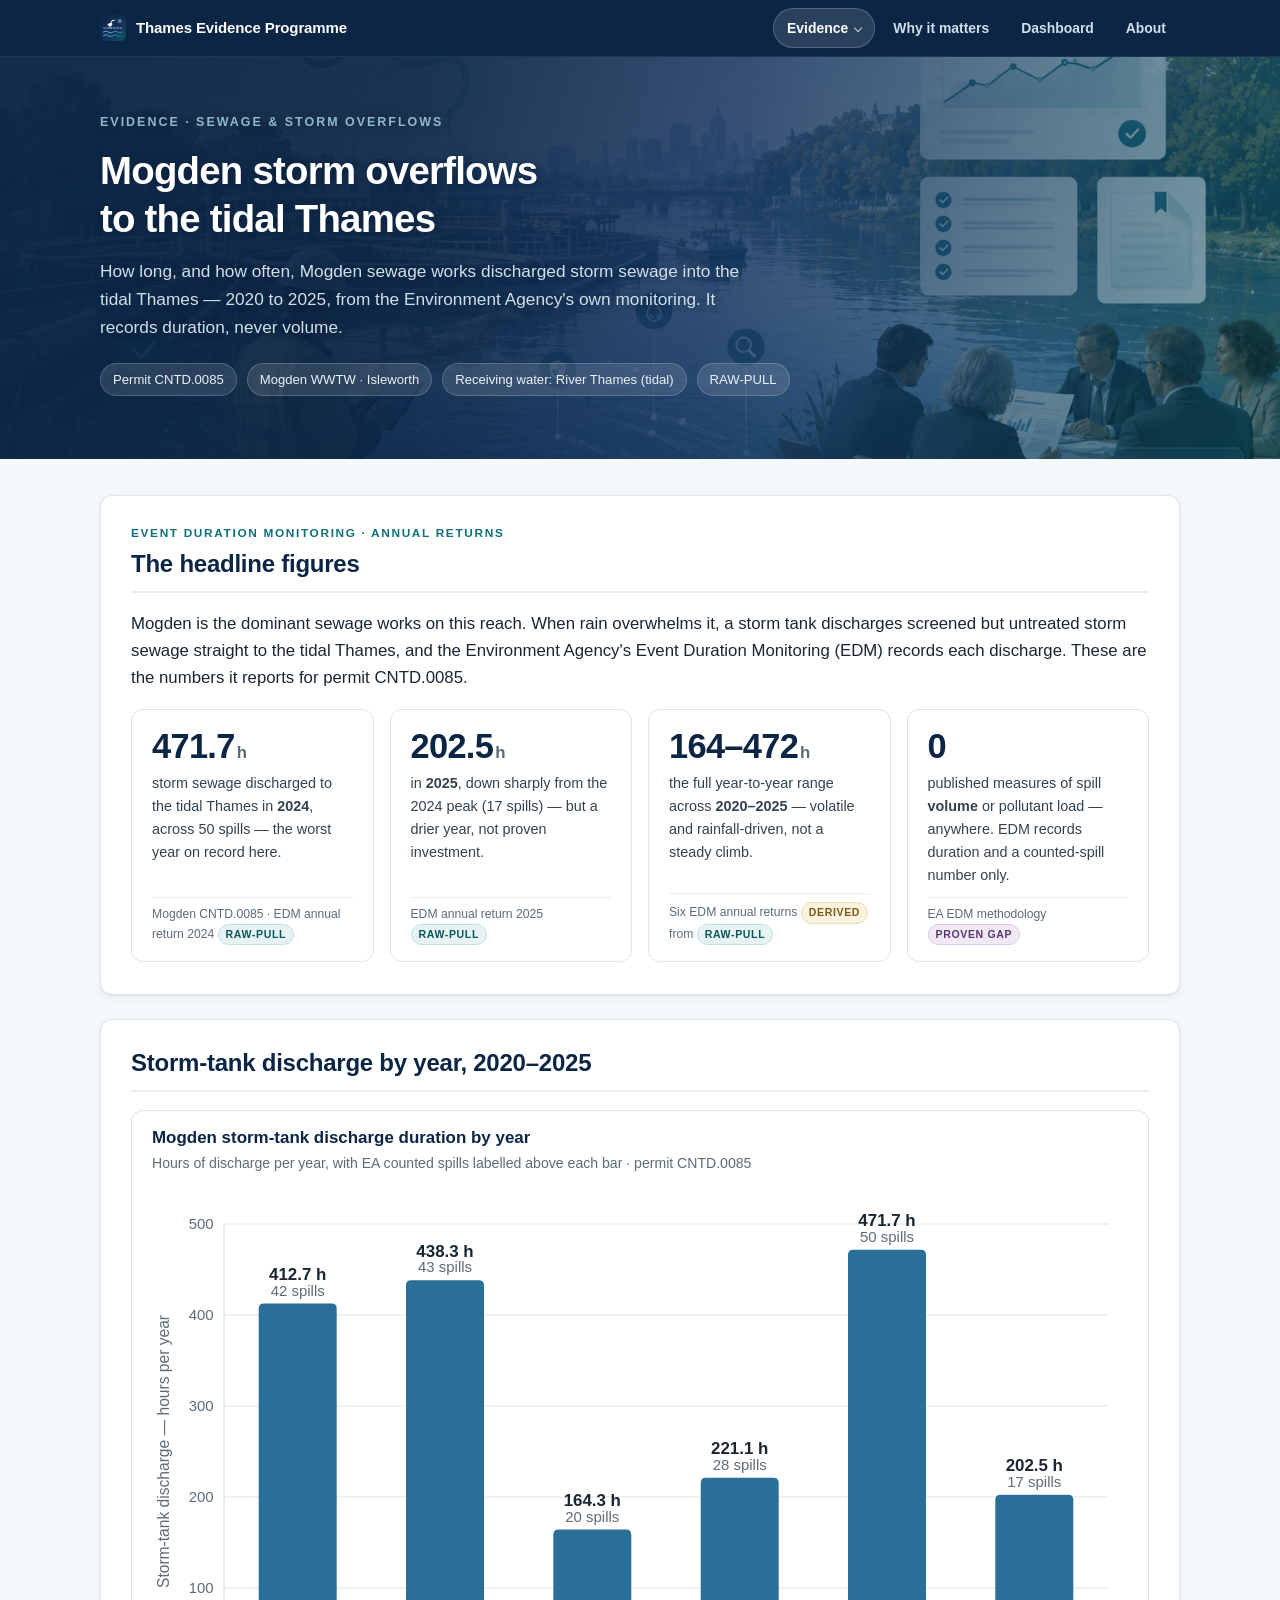
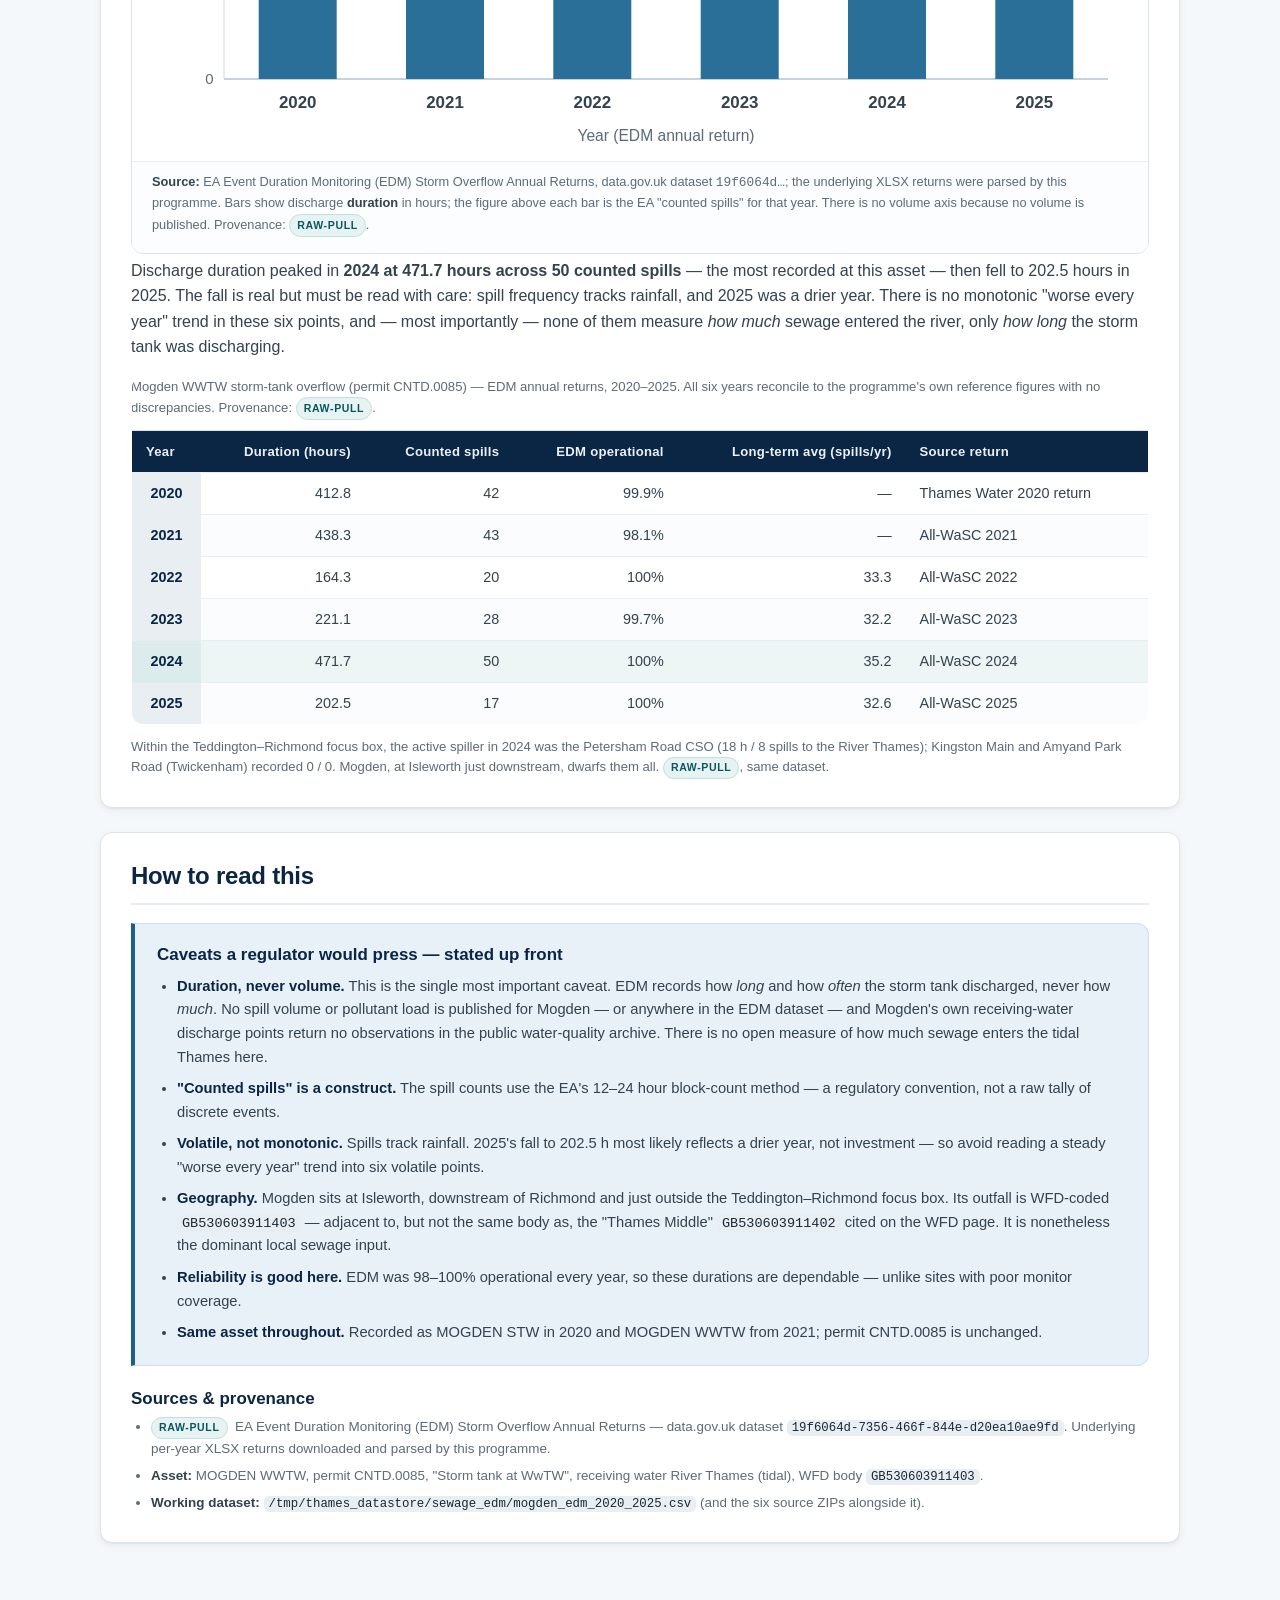
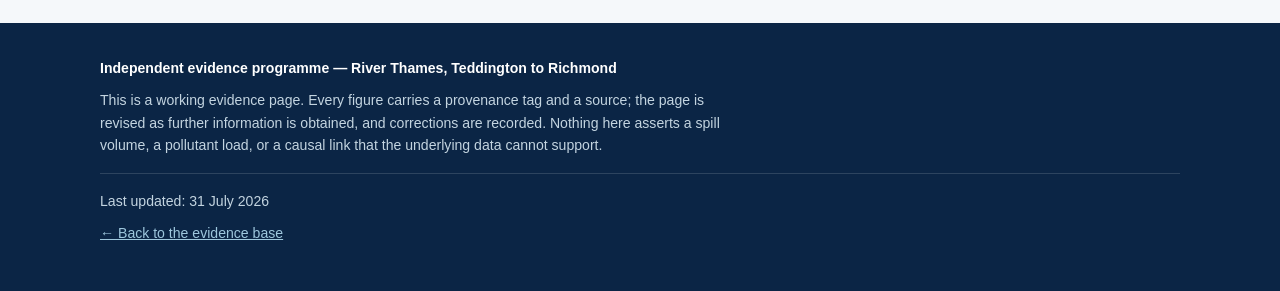
<file: docs/sewage-mogden.html>
<!DOCTYPE html>
<html lang="en">
<head>
<meta charset="UTF-8">
<meta name="viewport" content="width=device-width, initial-scale=1.0">
<title>Sewage &amp; storm overflows — Mogden STW EDM, 2020–2025 | Thames Evidence Programme</title>
<meta name="description" content="How long and how often Mogden sewage works (permit CNTD.0085) discharged storm sewage to the tidal Thames, 2020–2025, from the Environment Agency's Event Duration Monitoring annual returns. Duration only — no spill volume is published anywhere.">
<meta name="robots" content="index, follow">
<meta name="color-scheme" content="light">
<link rel="icon" href="/favicon.ico" sizes="48x48">
<link rel="icon" href="/favicon.svg" type="image/svg+xml">
<link rel="apple-touch-icon" href="/apple-touch-icon.png">
<link rel="manifest" href="/site.webmanifest">
<meta name="theme-color" content="#0b2545">
<link rel="canonical" href="https://thamesevidence.org.uk/docs/sewage-mogden.html">
<meta property="og:type" content="article">
<meta property="og:site_name" content="Thames Evidence Programme">
<meta property="og:url" content="https://thamesevidence.org.uk/docs/sewage-mogden.html">
<meta property="og:image" content="https://thamesevidence.org.uk/images/brand/river-thames-evidence-programme-share.jpg">
<meta property="og:image:width" content="1200">
<meta property="og:image:height" content="630">
<meta name="twitter:card" content="summary_large_image">
<meta name="twitter:image" content="https://thamesevidence.org.uk/images/brand/river-thames-evidence-programme-share.jpg">
<link rel="stylesheet" href="/site.css">
</head>
<body>

<a class="skip" href="#figures">Skip to the figures</a>

<nav class="topnav" aria-label="Primary">
  <div class="wrap">
    <a class="brand" href="/"><span>Thames Evidence Programme</span></a>

    <input class="nav-toggle" type="checkbox" id="nav-toggle" aria-label="Show and hide the main menu">
    <span class="nav-burger" aria-hidden="true"><span></span><span></span><span></span></span>

    <div class="navpanel">
      <ul class="navlist">
        <li class="has-menu">
          <a href="/#evidence" aria-current="page">Evidence<i class="caret"></i></a>
          <div class="submenu">
            <p class="submenu-h">The river</p>
            <a href="/docs/water-quality.html">Water quality</a>
            <a href="/docs/sewage-mogden.html" aria-current="page">Sewage &amp; storm overflows</a>
            <a href="/docs/wfd-status.html">WFD status &amp; compliance</a>
            <a href="/docs/bathing.html">Bathing water</a>
            <p class="submenu-h">Wildlife</p>
            <a href="/docs/fish.html">Fish &amp; aquatic ecology</a>
            <a href="/docs/invertebrates.html">Invertebrates</a>
            <a href="/docs/birds-biodiversity.html">Birds &amp; biodiversity</a>
            <p class="submenu-h">Analysis</p>
            <a href="/docs/accountability.html">Accountability &amp; context</a>
            <a href="/docs/ownership.html">Ownership &amp; who decides</a>
            <a href="/docs/correlations.html">Cross-correlations</a>
          </div>
        </li>
        <li><a href="/why-it-matters.html">Why it matters</a></li>
        <li><a href="/docs/River-Thames-Programme-Dashboard.html">Dashboard</a></li>
        <li><a href="/#about">About</a></li>
      </ul>
    </div>
  </div>
</nav>

<header class="hero art hero--sewage">
  <div class="wrap">
    <p class="eyebrow">Evidence · Sewage &amp; storm overflows</p>
    <h1>Mogden storm overflows to the tidal Thames</h1>
    <p class="standfirst">
      How long, and how often, Mogden sewage works discharged storm sewage into the tidal Thames —
      2020 to 2025, from the Environment Agency's own monitoring. It records duration, never volume.
    </p>
    <p class="meta">
      <span>Permit CNTD.0085</span>
      <span>Mogden WWTW · Isleworth</span>
      <span>Receiving water: River Thames (tidal)</span>
      <span>RAW-PULL</span>
    </p>
  </div>
</header>

<main>
  <div class="wrap">

    <!-- ===================== STAT TILES ===================== -->
    <section id="figures" aria-labelledby="figures-h">
      <p class="kicker">Event Duration Monitoring · annual returns</p>
      <h2 id="figures-h">The headline figures</h2>
      <p class="lede">
        Mogden is the dominant sewage works on this reach. When rain overwhelms it, a storm tank
        discharges screened but untreated storm sewage straight to the tidal Thames, and the
        Environment Agency's Event Duration Monitoring (EDM) records each discharge. These are the
        numbers it reports for permit&nbsp;CNTD.0085.
      </p>

      <div class="tiles">
        <div class="tile">
          <div class="stat">471.7<span class="unit">h</span></div>
          <div class="stat-label">storm sewage discharged to the tidal Thames in <strong>2024</strong>, across 50 spills — the worst year on record here.</div>
          <div class="src">Mogden CNTD.0085 · EDM annual return 2024 <span class="prov raw">RAW-PULL</span></div>
        </div>
        <div class="tile">
          <div class="stat">202.5<span class="unit">h</span></div>
          <div class="stat-label">in <strong>2025</strong>, down sharply from the 2024 peak (17 spills) — but a drier year, not proven investment.</div>
          <div class="src">EDM annual return 2025 <span class="prov raw">RAW-PULL</span></div>
        </div>
        <div class="tile">
          <div class="stat">164–472<span class="unit">h</span></div>
          <div class="stat-label">the full year-to-year range across <strong>2020–2025</strong> — volatile and rainfall-driven, not a steady climb.</div>
          <div class="src">Six EDM annual returns <span class="prov derived">DERIVED</span> from <span class="prov raw">RAW-PULL</span></div>
        </div>
        <div class="tile">
          <div class="stat">0</div>
          <div class="stat-label">published measures of spill <strong>volume</strong> or pollutant load — anywhere. EDM records duration and a counted-spill number only.</div>
          <div class="src">EA EDM methodology <span class="prov gap">PROVEN GAP</span></div>
        </div>
      </div>
    </section>

    <!-- ===================== CHART + TABLE ===================== -->
    <section id="trend" aria-labelledby="trend-h">
      <h2 id="trend-h">Storm-tank discharge by year, 2020–2025</h2>

      <figure class="chart">
        <div class="chart-head">
          <h3>Mogden storm-tank discharge duration by year</h3>
          <p>Hours of discharge per year, with EA counted spills labelled above each bar · permit CNTD.0085</p>
        </div>
        <svg class="svg-chart" viewBox="0 0 760 440" role="img" aria-labelledby="mogTitle mogDesc" preserveAspectRatio="xMidYMid meet">
          <title id="mogTitle">Mogden storm-tank discharge duration by year, 2020 to 2025</title>
          <desc id="mogDesc">Vertical bar chart of storm-sewage discharge duration in hours per year. 2020: 412.7 hours across 42 spills. 2021: 438.3 hours, 43 spills. 2022: 164.3 hours, 20 spills. 2023: 221.1 hours, 28 spills. 2024: 471.7 hours, 50 spills — the highest on record. 2025: 202.5 hours, 17 spills. The pattern is volatile and rainfall-driven, not a steady year-on-year rise.</desc>

          <g font-family="-apple-system,'Segoe UI',Roboto,Helvetica,Arial,sans-serif">
            <!-- gridlines -->
            <g stroke="#e9eef3" stroke-width="1">
              <line x1="60" y1="310" x2="740" y2="310"/>
              <line x1="60" y1="240" x2="740" y2="240"/>
              <line x1="60" y1="170" x2="740" y2="170"/>
              <line x1="60" y1="100" x2="740" y2="100"/>
              <line x1="60" y1="30"  x2="740" y2="30"/>
            </g>
            <!-- y axis labels -->
            <g fill="#5c6b78" font-size="11.5" text-anchor="end">
              <text x="52" y="384">0</text>
              <text x="52" y="314">100</text>
              <text x="52" y="244">200</text>
              <text x="52" y="174">300</text>
              <text x="52" y="104">400</text>
              <text x="52" y="34">500</text>
            </g>
            <!-- axes -->
            <line x1="60" y1="30" x2="60" y2="380" stroke="#dce4ec" stroke-width="1"/>
            <line x1="60" y1="380" x2="740" y2="380" stroke="#c2d3e2" stroke-width="1.5"/>
            <!-- y axis title -->
            <text x="18" y="205" fill="#5c6b78" font-size="12" text-anchor="middle" transform="rotate(-90 18 205)">Storm-tank discharge — hours per year</text>

            <!-- bars (single hue; counts shown as direct labels, no second axis) -->
            <g fill="#2a6f97">
              <g><title>2020: 412.7 hours across 42 spills (99.9% EDM operational)</title>
                 <path d="M86.7,380 L86.7,95.1 Q86.7,91.1 90.7,91.1 L142.7,91.1 Q146.7,91.1 146.7,95.1 L146.7,380 Z"/></g>
              <g><title>2021: 438.3 hours across 43 spills (98.1% EDM operational)</title>
                 <path d="M200,380 L200,77.2 Q200,73.2 204,73.2 L256,73.2 Q260,73.2 260,77.2 L260,380 Z"/></g>
              <g><title>2022: 164.3 hours across 20 spills (100% EDM operational)</title>
                 <path d="M313.3,380 L313.3,269 Q313.3,265 317.3,265 L369.3,265 Q373.3,265 373.3,269 L373.3,380 Z"/></g>
              <g><title>2023: 221.1 hours across 28 spills (99.7% EDM operational)</title>
                 <path d="M426.7,380 L426.7,229.2 Q426.7,225.2 430.7,225.2 L482.7,225.2 Q486.7,225.2 486.7,229.2 L486.7,380 Z"/></g>
              <g><title>2024: 471.7 hours across 50 spills (100% EDM operational) — worst year on record</title>
                 <path d="M540,380 L540,53.8 Q540,49.8 544,49.8 L596,49.8 Q600,49.8 600,53.8 L600,380 Z"/></g>
              <g><title>2025: 202.5 hours across 17 spills (100% EDM operational)</title>
                 <path d="M653.3,380 L653.3,242.2 Q653.3,238.2 657.3,238.2 L709.3,238.2 Q713.3,238.2 713.3,242.2 L713.3,380 Z"/></g>
            </g>

            <!-- value labels: hours (bold) + spills (muted) -->
            <g text-anchor="middle">
              <g fill="#1a2733" font-size="13" font-weight="700">
                <text x="116.7" y="73.1">412.7 h</text>
                <text x="230"   y="55.2">438.3 h</text>
                <text x="343.3" y="247">164.3 h</text>
                <text x="456.7" y="207.2">221.1 h</text>
                <text x="570"   y="31.8">471.7 h</text>
                <text x="683.3" y="220.2">202.5 h</text>
              </g>
              <g fill="#5c6b78" font-size="11.5">
                <text x="116.7" y="85.1">42 spills</text>
                <text x="230"   y="67.2">43 spills</text>
                <text x="343.3" y="259">20 spills</text>
                <text x="456.7" y="219.2">28 spills</text>
                <text x="570"   y="43.8">50 spills</text>
                <text x="683.3" y="232.2">17 spills</text>
              </g>
            </g>

            <!-- x axis labels -->
            <g fill="#33424f" font-size="13" font-weight="600" text-anchor="middle">
              <text x="116.7" y="402">2020</text>
              <text x="230"   y="402">2021</text>
              <text x="343.3" y="402">2022</text>
              <text x="456.7" y="402">2023</text>
              <text x="570"   y="402">2024</text>
              <text x="683.3" y="402">2025</text>
            </g>
            <text x="400" y="428" fill="#5c6b78" font-size="12" text-anchor="middle">Year (EDM annual return)</text>
          </g>
        </svg>
        <figcaption>
          <strong>Source:</strong> EA Event Duration Monitoring (EDM) Storm Overflow Annual Returns,
          data.gov.uk dataset <code>19f6064d…</code>; the underlying XLSX returns were parsed by this
          programme. Bars show discharge <strong>duration</strong> in hours; the figure above each bar
          is the EA "counted spills" for that year. There is no volume axis because no volume is
          published. Provenance: <span class="prov raw">RAW-PULL</span>.
        </figcaption>
      </figure>

      <p>
        Discharge duration peaked in <strong>2024 at 471.7 hours across 50 counted spills</strong> — the
        most recorded at this asset — then fell to 202.5 hours in 2025. The fall is real but must be read
        with care: spill frequency tracks rainfall, and 2025 was a drier year. There is no monotonic
        "worse every year" trend in these six points, and — most importantly — none of them measure
        <em>how much</em> sewage entered the river, only <em>how long</em> the storm tank was discharging.
      </p>

      <div class="table-wrap">
        <table class="data">
          <caption>
            Mogden WWTW storm-tank overflow (permit CNTD.0085) — EDM annual returns, 2020–2025.
            All six years reconcile to the programme's own reference figures with no discrepancies.
            Provenance: <span class="prov raw">RAW-PULL</span>.
          </caption>
          <thead>
            <tr>
              <th scope="col">Year</th>
              <th scope="col" class="num">Duration (hours)</th>
              <th scope="col" class="num">Counted spills</th>
              <th scope="col" class="num">EDM operational</th>
              <th scope="col" class="num">Long-term avg (spills/yr)</th>
              <th scope="col">Source return</th>
            </tr>
          </thead>
          <tbody>
            <tr><th scope="row">2020</th><td class="num">412.8</td><td class="num">42</td><td class="num">99.9%</td><td class="num">—</td><td>Thames Water 2020 return</td></tr>
            <tr><th scope="row">2021</th><td class="num">438.3</td><td class="num">43</td><td class="num">98.1%</td><td class="num">—</td><td>All-WaSC 2021</td></tr>
            <tr><th scope="row">2022</th><td class="num">164.3</td><td class="num">20</td><td class="num">100%</td><td class="num">33.3</td><td>All-WaSC 2022</td></tr>
            <tr><th scope="row">2023</th><td class="num">221.1</td><td class="num">28</td><td class="num">99.7%</td><td class="num">32.2</td><td>All-WaSC 2023</td></tr>
            <tr class="is-peak"><th scope="row">2024</th><td class="num">471.7</td><td class="num">50</td><td class="num">100%</td><td class="num">35.2</td><td>All-WaSC 2024</td></tr>
            <tr><th scope="row">2025</th><td class="num">202.5</td><td class="num">17</td><td class="num">100%</td><td class="num">32.6</td><td>All-WaSC 2025</td></tr>
          </tbody>
        </table>
      </div>
      <p class="note">
        Within the Teddington–Richmond focus box, the active spiller in 2024 was the Petersham Road CSO
        (18 h / 8 spills to the River Thames); Kingston Main and Amyand Park Road (Twickenham) recorded
        0 / 0. Mogden, at Isleworth just downstream, dwarfs them all. <span class="prov raw">RAW-PULL</span>, same dataset.
      </p>
    </section>

    <!-- ===================== HOW TO READ THIS ===================== -->
    <section id="read" aria-labelledby="read-h">
      <h2 id="read-h">How to read this</h2>
      <div class="caveats">
        <h3>Caveats a regulator would press — stated up front</h3>
        <ul>
          <li><strong>Duration, never volume.</strong> This is the single most important caveat. EDM records how <em>long</em> and how <em>often</em> the storm tank discharged, never how <em>much</em>. No spill volume or pollutant load is published for Mogden — or anywhere in the EDM dataset — and Mogden's own receiving-water discharge points return no observations in the public water-quality archive. There is no open measure of how much sewage enters the tidal Thames here.</li>
          <li><strong>"Counted spills" is a construct.</strong> The spill counts use the EA's 12–24 hour block-count method — a regulatory convention, not a raw tally of discrete events.</li>
          <li><strong>Volatile, not monotonic.</strong> Spills track rainfall. 2025's fall to 202.5 h most likely reflects a drier year, not investment — so avoid reading a steady "worse every year" trend into six volatile points.</li>
          <li><strong>Geography.</strong> Mogden sits at Isleworth, downstream of Richmond and just outside the Teddington–Richmond focus box. Its outfall is WFD-coded <code>GB530603911403</code> — adjacent to, but not the same body as, the "Thames Middle" <code>GB530603911402</code> cited on the WFD page. It is nonetheless the dominant local sewage input.</li>
          <li><strong>Reliability is good here.</strong> EDM was 98–100% operational every year, so these durations are dependable — unlike sites with poor monitor coverage.</li>
          <li><strong>Same asset throughout.</strong> Recorded as MOGDEN STW in 2020 and MOGDEN WWTW from 2021; permit CNTD.0085 is unchanged.</li>
        </ul>
      </div>

      <h3 class="subhead">Sources &amp; provenance</h3>
      <ul class="sourcelist">
        <li><span class="prov raw">RAW-PULL</span> &nbsp;EA Event Duration Monitoring (EDM) Storm Overflow Annual Returns — data.gov.uk dataset <code>19f6064d-7356-466f-844e-d20ea10ae9fd</code>. Underlying per-year XLSX returns downloaded and parsed by this programme.</li>
        <li><strong>Asset:</strong> MOGDEN WWTW, permit CNTD.0085, "Storm tank at WwTW", receiving water River Thames (tidal), WFD body <code>GB530603911403</code>.</li>
        <li><strong>Working dataset:</strong> <code>/tmp/thames_datastore/sewage_edm/mogden_edm_2020_2025.csv</code> (and the six source ZIPs alongside it).</li>
      </ul>
    </section>

  </div>
</main>

<footer class="site">
  <div class="wrap">
    <p><strong>Independent evidence programme — River Thames, Teddington to Richmond</strong></p>
    <p>
      This is a working evidence page. Every figure carries a provenance tag and a source; the page is
      revised as further information is obtained, and corrections are recorded. Nothing here asserts a
      spill volume, a pollutant load, or a causal link that the underlying data cannot support.
    </p>
    <div class="rule"></div>
    <p>Last updated: <time datetime="2026-07-31">31 July 2026</time></p>
    <p><a href="/#evidence">← Back to the evidence base</a></p>
  </div>
</footer>

</body>
</html>
</file>
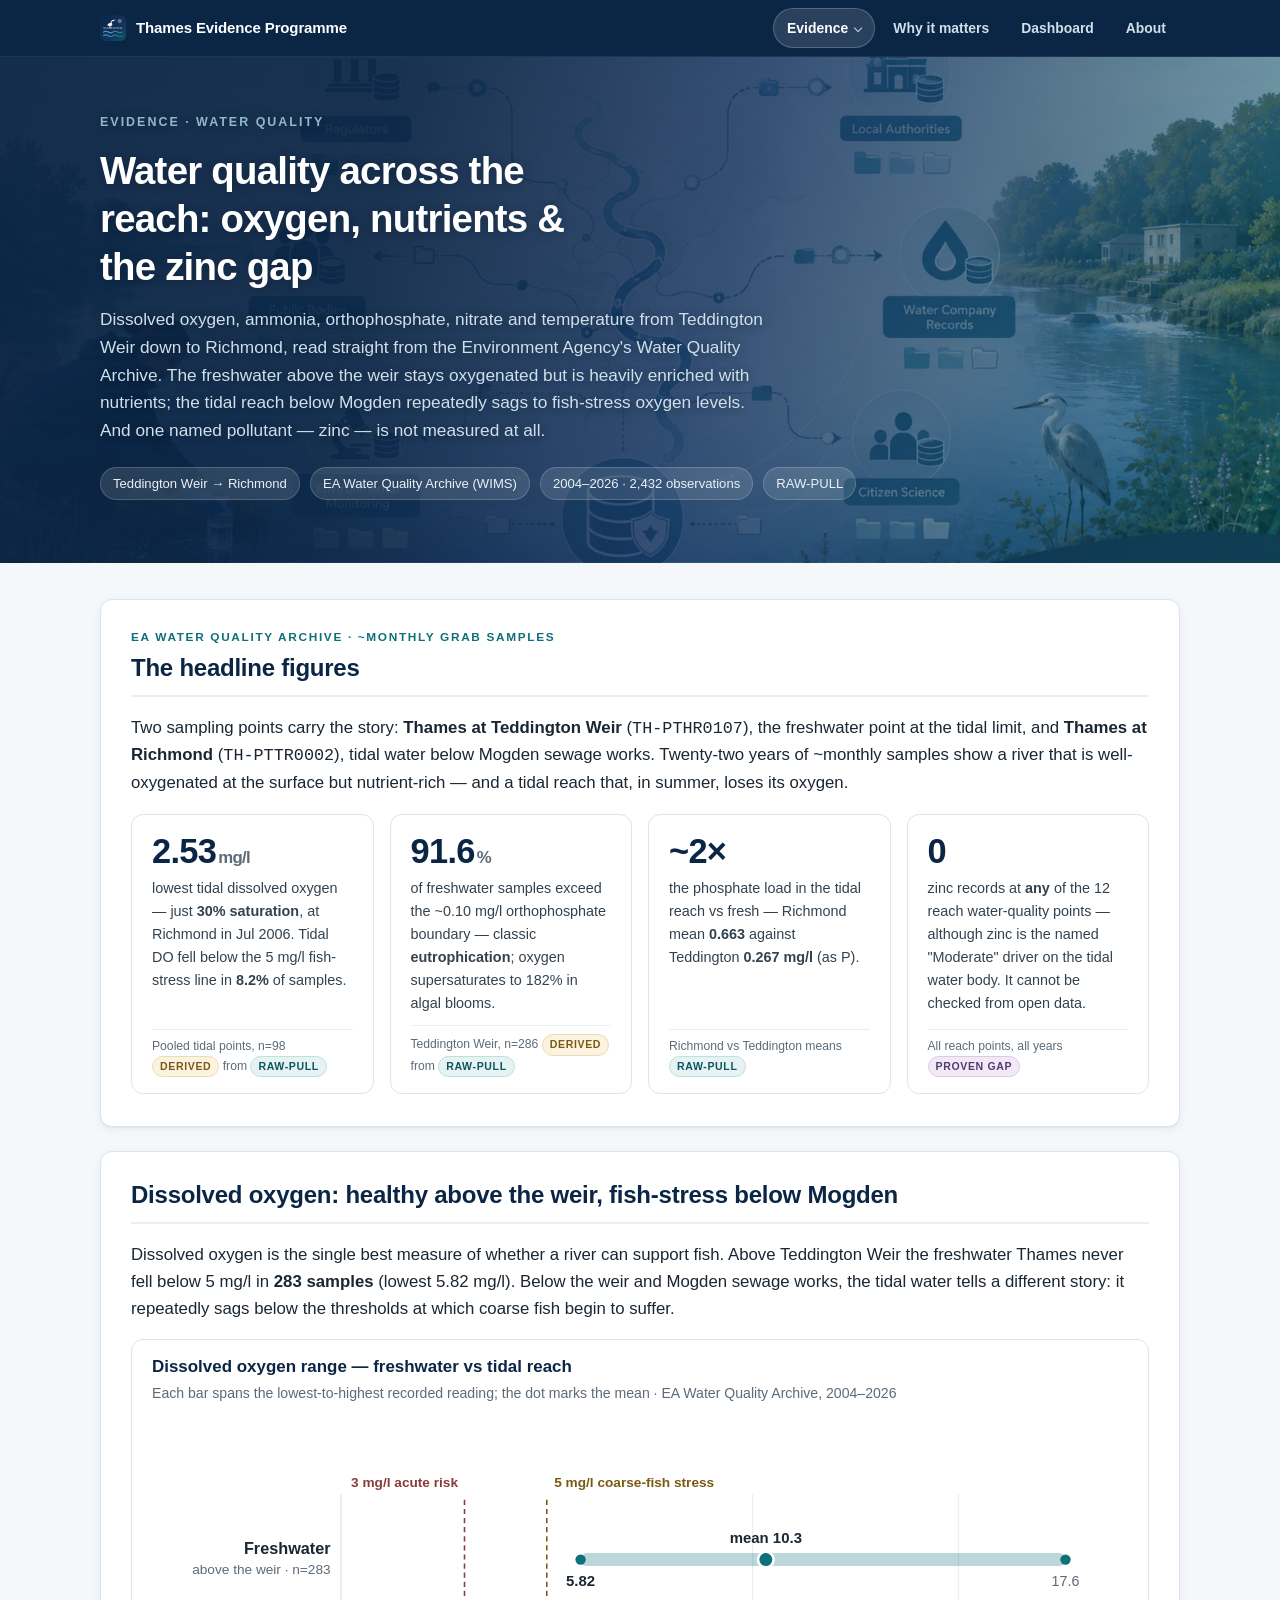
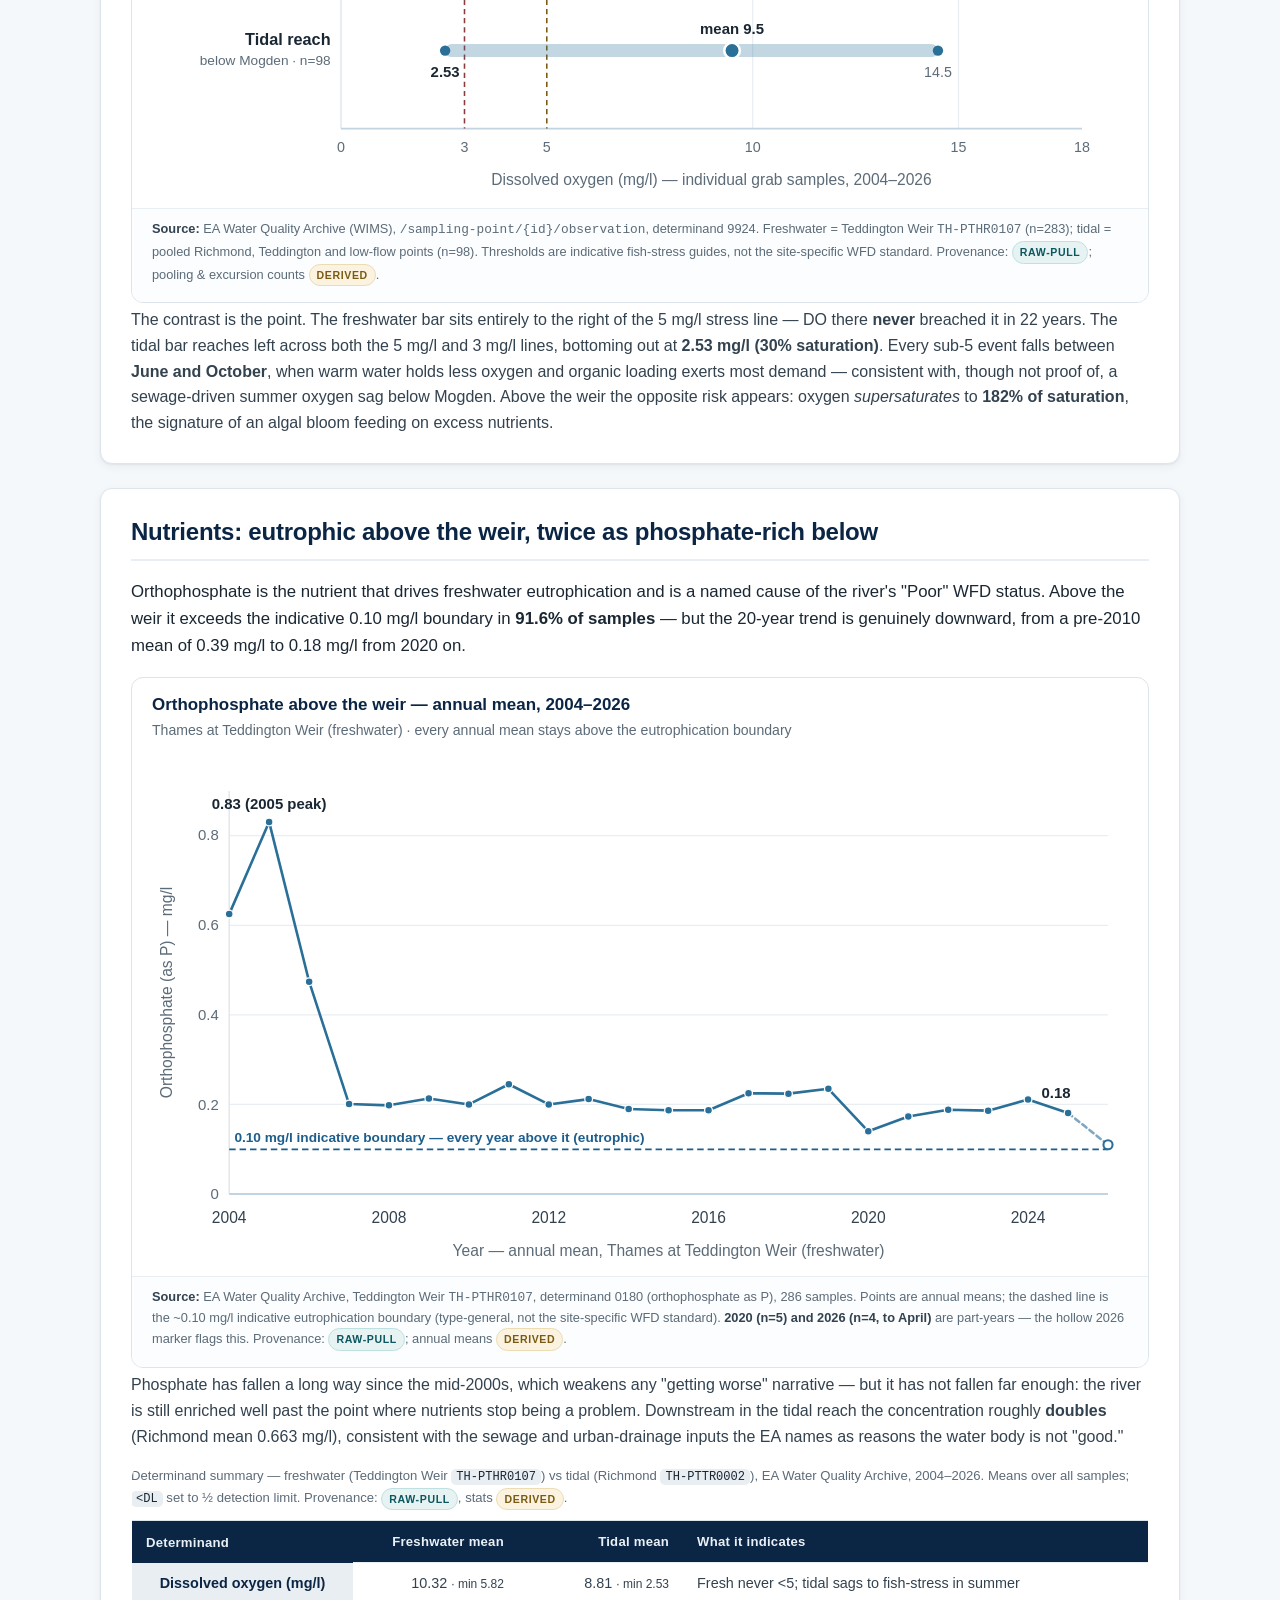
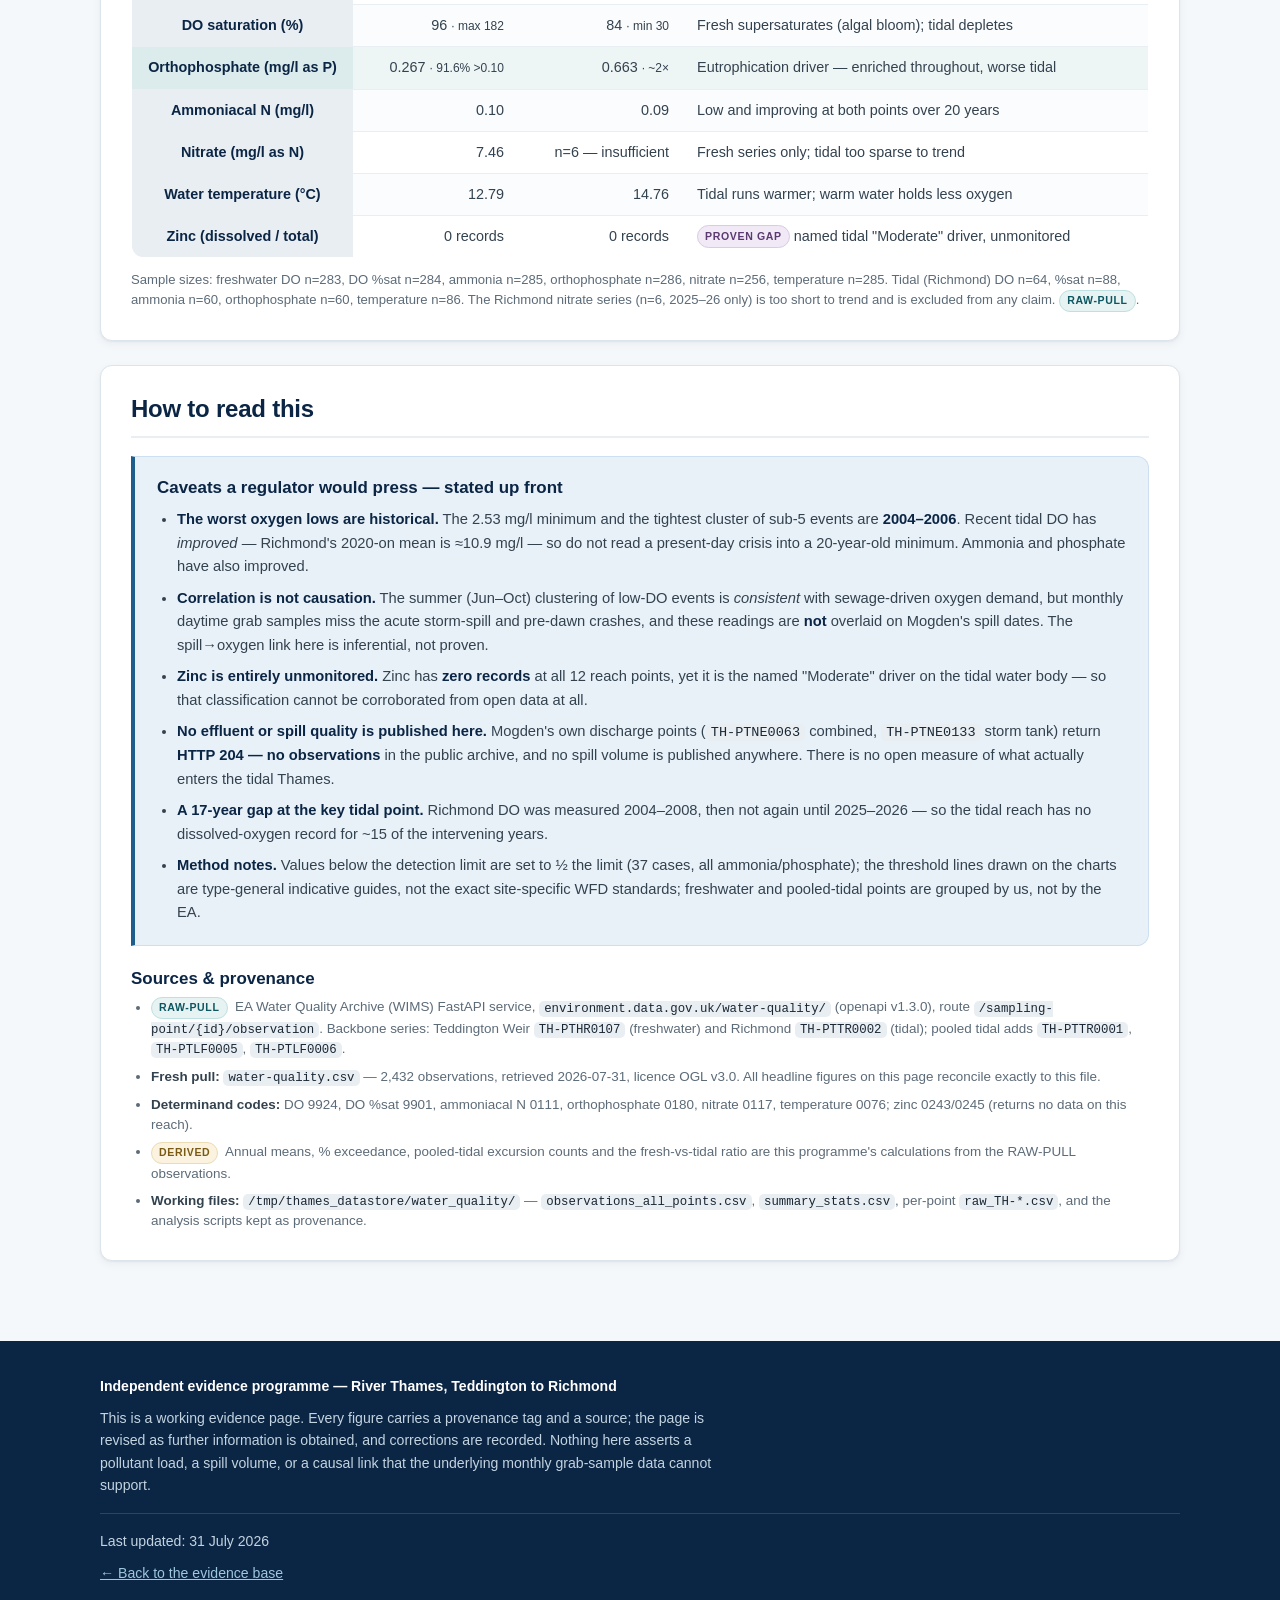
<file: docs/water-quality.html>
<!DOCTYPE html>
<html lang="en">
<head>
<meta charset="UTF-8">
<meta name="viewport" content="width=device-width, initial-scale=1.0">
<title>Water quality across the reach — dissolved oxygen, nutrients &amp; the zinc gap | Thames Evidence Programme</title>
<meta name="description" content="Dissolved oxygen, ammonia, orthophosphate, nitrate and temperature along the Teddington–Richmond Thames from the EA Water Quality Archive: oxygenated but eutrophic above the weir, fish-stress dissolved oxygen below Mogden, and zinc entirely unmonitored. 2,432 observations, 2004–2026.">
<meta name="robots" content="index, follow">
<meta name="color-scheme" content="light">
<link rel="icon" href="/favicon.ico" sizes="48x48">
<link rel="icon" href="/favicon.svg" type="image/svg+xml">
<link rel="apple-touch-icon" href="/apple-touch-icon.png">
<link rel="manifest" href="/site.webmanifest">
<meta name="theme-color" content="#0b2545">
<link rel="canonical" href="https://thamesevidence.org.uk/docs/water-quality.html">
<meta property="og:type" content="article">
<meta property="og:site_name" content="Thames Evidence Programme">
<meta property="og:url" content="https://thamesevidence.org.uk/docs/water-quality.html">
<meta property="og:image" content="https://thamesevidence.org.uk/images/brand/river-thames-evidence-programme-share.jpg">
<meta property="og:image:width" content="1200">
<meta property="og:image:height" content="630">
<meta name="twitter:card" content="summary_large_image">
<meta name="twitter:image" content="https://thamesevidence.org.uk/images/brand/river-thames-evidence-programme-share.jpg">
<link rel="stylesheet" href="/site.css">
</head>
<body>

<a class="skip" href="#figures">Skip to the figures</a>

<nav class="topnav" aria-label="Primary">
  <div class="wrap">
    <a class="brand" href="/"><span>Thames Evidence Programme</span></a>

    <input class="nav-toggle" type="checkbox" id="nav-toggle" aria-label="Show and hide the main menu">
    <span class="nav-burger" aria-hidden="true"><span></span><span></span><span></span></span>

    <div class="navpanel">
      <ul class="navlist">
        <li class="has-menu">
          <a href="/#evidence" aria-current="page">Evidence<i class="caret"></i></a>
          <div class="submenu">
            <p class="submenu-h">The river</p>
            <a href="/docs/water-quality.html" aria-current="page">Water quality</a>
            <a href="/docs/sewage-mogden.html">Sewage &amp; storm overflows</a>
            <a href="/docs/wfd-status.html">WFD status &amp; compliance</a>
            <a href="/docs/bathing.html">Bathing water</a>
            <p class="submenu-h">Wildlife</p>
            <a href="/docs/fish.html">Fish &amp; aquatic ecology</a>
            <a href="/docs/invertebrates.html">Invertebrates</a>
            <a href="/docs/birds-biodiversity.html">Birds &amp; biodiversity</a>
            <p class="submenu-h">Analysis</p>
            <a href="/docs/accountability.html">Accountability &amp; context</a>
            <a href="/docs/ownership.html">Ownership &amp; who decides</a>
            <a href="/docs/correlations.html">Cross-correlations</a>
          </div>
        </li>
        <li><a href="/why-it-matters.html">Why it matters</a></li>
        <li><a href="/docs/River-Thames-Programme-Dashboard.html">Dashboard</a></li>
        <li><a href="/#about">About</a></li>
      </ul>
    </div>
  </div>
</nav>

<header class="hero art hero--water-quality">
  <div class="wrap">
    <p class="eyebrow">Evidence · Water quality</p>
    <h1>Water quality across the reach: oxygen, nutrients &amp; the zinc gap</h1>
    <p class="standfirst">
      Dissolved oxygen, ammonia, orthophosphate, nitrate and temperature from Teddington Weir down to
      Richmond, read straight from the Environment Agency's Water Quality Archive. The freshwater above
      the weir stays oxygenated but is heavily enriched with nutrients; the tidal reach below Mogden
      repeatedly sags to fish-stress oxygen levels. And one named pollutant — zinc — is not measured at all.
    </p>
    <p class="meta">
      <span>Teddington Weir → Richmond</span>
      <span>EA Water Quality Archive (WIMS)</span>
      <span>2004–2026 · 2,432 observations</span>
      <span>RAW-PULL</span>
    </p>
  </div>
</header>

<main>
  <div class="wrap">

    <!-- ===================== STAT TILES ===================== -->
    <section id="figures" aria-labelledby="figures-h">
      <p class="kicker">EA Water Quality Archive · ~monthly grab samples</p>
      <h2 id="figures-h">The headline figures</h2>
      <p class="lede">
        Two sampling points carry the story: <strong>Thames at Teddington Weir</strong>
        (<code>TH-PTHR0107</code>), the freshwater point at the tidal limit, and <strong>Thames at
        Richmond</strong> (<code>TH-PTTR0002</code>), tidal water below Mogden sewage works. Twenty-two
        years of ~monthly samples show a river that is well-oxygenated at the surface but nutrient-rich —
        and a tidal reach that, in summer, loses its oxygen.
      </p>

      <div class="tiles">
        <div class="tile">
          <div class="stat">2.53<span class="unit">mg/l</span></div>
          <div class="stat-label">lowest tidal dissolved oxygen — just <strong>30% saturation</strong>, at Richmond in Jul 2006. Tidal DO fell below the 5&nbsp;mg/l fish-stress line in <strong>8.2%</strong> of samples.</div>
          <div class="src">Pooled tidal points, n=98 <span class="prov derived">DERIVED</span> from <span class="prov raw">RAW-PULL</span></div>
        </div>
        <div class="tile">
          <div class="stat">91.6<span class="unit">%</span></div>
          <div class="stat-label">of freshwater samples exceed the ~0.10&nbsp;mg/l orthophosphate boundary — classic <strong>eutrophication</strong>; oxygen supersaturates to 182% in algal blooms.</div>
          <div class="src">Teddington Weir, n=286 <span class="prov derived">DERIVED</span> from <span class="prov raw">RAW-PULL</span></div>
        </div>
        <div class="tile">
          <div class="stat">~2×</div>
          <div class="stat-label">the phosphate load in the tidal reach vs&nbsp;fresh — Richmond mean <strong>0.663</strong> against Teddington <strong>0.267&nbsp;mg/l</strong> (as&nbsp;P).</div>
          <div class="src">Richmond vs Teddington means <span class="prov raw">RAW-PULL</span></div>
        </div>
        <div class="tile">
          <div class="stat">0</div>
          <div class="stat-label">zinc records at <strong>any</strong> of the 12 reach water-quality points — although zinc is the named "Moderate" driver on the tidal water body. It cannot be checked from open data.</div>
          <div class="src">All reach points, all years <span class="prov gap">PROVEN GAP</span></div>
        </div>
      </div>
    </section>

    <!-- ===================== DO CHART ===================== -->
    <section id="oxygen" aria-labelledby="oxygen-h">
      <h2 id="oxygen-h">Dissolved oxygen: healthy above the weir, fish-stress below Mogden</h2>
      <p class="lede">
        Dissolved oxygen is the single best measure of whether a river can support fish. Above Teddington
        Weir the freshwater Thames never fell below 5&nbsp;mg/l in <strong>283 samples</strong> (lowest
        5.82&nbsp;mg/l). Below the weir and Mogden sewage works, the tidal water tells a different story: it
        repeatedly sags below the thresholds at which coarse fish begin to suffer.
      </p>

      <figure class="chart">
        <div class="chart-head">
          <h3>Dissolved oxygen range — freshwater vs tidal reach</h3>
          <p>Each bar spans the lowest-to-highest recorded reading; the dot marks the mean · EA Water Quality Archive, 2004–2026</p>
        </div>
        <svg class="svg-chart" viewBox="0 0 760 300" role="img" aria-labelledby="doTitle doDesc" preserveAspectRatio="xMidYMid meet">
          <title id="doTitle">Dissolved oxygen: oxygenated above the weir, fish-stress lows below Mogden</title>
          <desc id="doDesc">Range plot comparing dissolved oxygen in two parts of the reach. Freshwater above Teddington Weir, 283 samples, ranges 5.82 to 17.6 milligrams per litre with a mean of 10.3, and never falls below the 5 milligrams per litre coarse-fish stress line. The tidal reach below Mogden, 98 pooled samples, ranges from 2.53 to 14.5 milligrams per litre with a mean of 9.5, and its minimum crosses below both the 5 milligrams per litre stress line and the 3 milligrams per litre acute-risk line. 8.2 percent of tidal samples are below 5 milligrams per litre, all of them between June and October; the lowest, 2.53 milligrams per litre or 30 percent saturation, was at Richmond in July 2006.</desc>

          <g font-family="-apple-system,'Segoe UI',Roboto,Helvetica,Arial,sans-serif">
            <!-- vertical gridlines at 10 and 15 mg/l -->
            <g stroke="#e9eef3" stroke-width="1">
              <line x1="466.7" y1="62" x2="466.7" y2="242"/>
              <line x1="625"   y1="62" x2="625"   y2="242"/>
            </g>
            <!-- y axis (DO=0) and x axis -->
            <line x1="150" y1="62" x2="150" y2="242" stroke="#dce4ec" stroke-width="1"/>
            <line x1="150" y1="242" x2="720" y2="242" stroke="#c2d3e2" stroke-width="1.5"/>

            <!-- threshold reference lines (dashed = threshold, not gridline) -->
            <line x1="245"   y1="66" x2="245"   y2="242" stroke="#8a3b3b" stroke-width="1.2" stroke-dasharray="4 3"/>
            <line x1="308.3" y1="66" x2="308.3" y2="242" stroke="#7a5a12" stroke-width="1.2" stroke-dasharray="4 3"/>
            <text x="240" y="56" text-anchor="end"   fill="#8a3b3b" font-size="10.5" font-weight="600">3 mg/l acute risk</text>
            <text x="314" y="56" text-anchor="start" fill="#7a5a12" font-size="10.5" font-weight="600">5 mg/l coarse-fish stress</text>

            <!-- FRESHWATER row (teal) -->
            <rect x="334.3" y="107" width="373" height="10" rx="5" fill="#0f6f7a" opacity="0.28"/>
            <circle cx="334.3" cy="112" r="4" fill="#0f6f7a"/>
            <circle cx="707.3" cy="112" r="4" fill="#0f6f7a"/>
            <circle cx="476.8" cy="112" r="6" fill="#0f6f7a" stroke="#ffffff" stroke-width="2"/>
            <text x="476.8" y="99"  text-anchor="middle" fill="#1a2733" font-size="11.5" font-weight="700">mean 10.3</text>
            <text x="334.3" y="132" text-anchor="middle" fill="#1a2733" font-size="11.5" font-weight="700">5.82</text>
            <text x="707.3" y="132" text-anchor="middle" fill="#5c6b78" font-size="11">17.6</text>
            <text x="142" y="108" text-anchor="end" fill="#1a2733" font-size="12.5" font-weight="700">Freshwater</text>
            <text x="142" y="123" text-anchor="end" fill="#5c6b78" font-size="10.5">above the weir · n=283</text>

            <!-- TIDAL row (river) -->
            <rect x="230.1" y="177" width="379.1" height="10" rx="5" fill="#2a6f97" opacity="0.28"/>
            <circle cx="230.1" cy="182" r="4" fill="#2a6f97"/>
            <circle cx="609.2" cy="182" r="4" fill="#2a6f97"/>
            <circle cx="450.8" cy="182" r="6" fill="#2a6f97" stroke="#ffffff" stroke-width="2"/>
            <text x="450.8" y="169" text-anchor="middle" fill="#1a2733" font-size="11.5" font-weight="700">mean 9.5</text>
            <text x="230.1" y="202" text-anchor="middle" fill="#1a2733" font-size="11.5" font-weight="700">2.53</text>
            <text x="609.2" y="202" text-anchor="middle" fill="#5c6b78" font-size="11">14.5</text>
            <text x="142" y="178" text-anchor="end" fill="#1a2733" font-size="12.5" font-weight="700">Tidal reach</text>
            <text x="142" y="193" text-anchor="end" fill="#5c6b78" font-size="10.5">below Mogden · n=98</text>

            <!-- x tick labels -->
            <g fill="#5c6b78" font-size="11" text-anchor="middle">
              <text x="150"   y="260">0</text>
              <text x="245"   y="260">3</text>
              <text x="308.3" y="260">5</text>
              <text x="466.7" y="260">10</text>
              <text x="625"   y="260">15</text>
              <text x="720"   y="260">18</text>
            </g>
            <text x="435" y="285" fill="#5c6b78" font-size="12" text-anchor="middle">Dissolved oxygen (mg/l) — individual grab samples, 2004–2026</text>
          </g>
        </svg>
        <figcaption>
          <strong>Source:</strong> EA Water Quality Archive (WIMS), <code>/sampling-point/{id}/observation</code>,
          determinand 9924. Freshwater = Teddington Weir <code>TH-PTHR0107</code> (n=283); tidal = pooled
          Richmond, Teddington and low-flow points (n=98). Thresholds are indicative fish-stress guides, not
          the site-specific WFD standard. Provenance: <span class="prov raw">RAW-PULL</span>;
          pooling &amp; excursion counts <span class="prov derived">DERIVED</span>.
        </figcaption>
      </figure>

      <p>
        The contrast is the point. The freshwater bar sits entirely to the right of the 5&nbsp;mg/l stress
        line — DO there <strong>never</strong> breached it in 22 years. The tidal bar reaches left across
        both the 5&nbsp;mg/l and 3&nbsp;mg/l lines, bottoming out at <strong>2.53&nbsp;mg/l (30%
        saturation)</strong>. Every sub-5 event falls between <strong>June and October</strong>, when warm
        water holds less oxygen and organic loading exerts most demand — consistent with, though not proof
        of, a sewage-driven summer oxygen sag below Mogden. Above the weir the opposite risk appears:
        oxygen <em>supersaturates</em> to <strong>182% of saturation</strong>, the signature of an algal
        bloom feeding on excess nutrients.
      </p>
    </section>

    <!-- ===================== NUTRIENTS CHART + TABLE ===================== -->
    <section id="nutrients" aria-labelledby="nutrients-h">
      <h2 id="nutrients-h">Nutrients: eutrophic above the weir, twice as phosphate-rich below</h2>
      <p class="lede">
        Orthophosphate is the nutrient that drives freshwater eutrophication and is a named cause of the
        river's "Poor" WFD status. Above the weir it exceeds the indicative 0.10&nbsp;mg/l boundary in
        <strong>91.6% of samples</strong> — but the 20-year trend is genuinely downward, from a
        pre-2010 mean of 0.39&nbsp;mg/l to 0.18&nbsp;mg/l from 2020 on.
      </p>

      <figure class="chart">
        <div class="chart-head">
          <h3>Orthophosphate above the weir — annual mean, 2004–2026</h3>
          <p>Thames at Teddington Weir (freshwater) · every annual mean stays above the eutrophication boundary</p>
        </div>
        <svg class="svg-chart" viewBox="0 0 760 400" role="img" aria-labelledby="pTitle pDesc" preserveAspectRatio="xMidYMid meet">
          <title id="pTitle">Orthophosphate above the weir: improving over 20 years, but eutrophic every year</title>
          <desc id="pDesc">Line chart of annual mean orthophosphate as phosphorus at Thames at Teddington Weir, 2004 to 2026. Values fall from a 2004–05 peak of about 0.83 milligrams per litre to roughly 0.18 milligrams per litre in recent years, but every annual mean stays above the 0.10 milligrams per litre indicative eutrophication boundary. 2020 and 2026 are part-years with few samples.</desc>

          <g font-family="-apple-system,'Segoe UI',Roboto,Helvetica,Arial,sans-serif">
            <!-- horizontal gridlines -->
            <g stroke="#e9eef3" stroke-width="1">
              <line x1="64" y1="271.1" x2="740" y2="271.1"/>
              <line x1="64" y1="202.2" x2="740" y2="202.2"/>
              <line x1="64" y1="133.3" x2="740" y2="133.3"/>
              <line x1="64" y1="64.4"  x2="740" y2="64.4"/>
            </g>
            <!-- y axis labels -->
            <g fill="#5c6b78" font-size="11.5" text-anchor="end">
              <text x="56" y="344">0</text>
              <text x="56" y="275">0.2</text>
              <text x="56" y="206">0.4</text>
              <text x="56" y="137">0.6</text>
              <text x="56" y="68">0.8</text>
            </g>
            <!-- axes -->
            <line x1="64" y1="30" x2="64" y2="340" stroke="#dce4ec" stroke-width="1"/>
            <line x1="64" y1="340" x2="740" y2="340" stroke="#c2d3e2" stroke-width="1.5"/>
            <text x="20" y="185" fill="#5c6b78" font-size="12" text-anchor="middle" transform="rotate(-90 20 185)">Orthophosphate (as P) — mg/l</text>

            <!-- 0.10 mg/l indicative boundary -->
            <line x1="64" y1="305.6" x2="740" y2="305.6" stroke="#1d5e8c" stroke-width="1.3" stroke-dasharray="5 3"/>
            <text x="68" y="300" text-anchor="start" fill="#1d5e8c" font-size="10.5" font-weight="600">0.10 mg/l indicative boundary — every year above it (eutrophic)</text>

            <!-- solid trend line 2004–2025 -->
            <polyline fill="none" stroke="#2a6f97" stroke-width="2" stroke-linejoin="round" stroke-linecap="round"
              points="64.0,124.7 94.7,53.8 125.5,176.7 156.2,270.8 186.9,271.8 217.6,266.6 248.4,271.1 279.1,255.6 309.8,271.1 340.5,267.0 371.3,274.6 402.0,275.6 432.7,275.6 463.5,262.5 494.2,262.8 524.9,259.1 555.6,291.8 586.4,280.4 617.1,275.2 647.8,275.9 678.5,267.3 709.3,277.7"/>
            <!-- part-year continuation to 2026 -->
            <polyline fill="none" stroke="#2a6f97" stroke-width="2" stroke-linecap="round" stroke-dasharray="4 3" opacity="0.6"
              points="709.3,277.7 740.0,302.1"/>

            <!-- point markers -->
            <g fill="#2a6f97" stroke="#ffffff" stroke-width="1">
              <circle cx="64.0" cy="124.7" r="3"/><circle cx="94.7" cy="53.8" r="3"/><circle cx="125.5" cy="176.7" r="3"/>
              <circle cx="156.2" cy="270.8" r="3"/><circle cx="186.9" cy="271.8" r="3"/><circle cx="217.6" cy="266.6" r="3"/>
              <circle cx="248.4" cy="271.1" r="3"/><circle cx="279.1" cy="255.6" r="3"/><circle cx="309.8" cy="271.1" r="3"/>
              <circle cx="340.5" cy="267.0" r="3"/><circle cx="371.3" cy="274.6" r="3"/><circle cx="402.0" cy="275.6" r="3"/>
              <circle cx="432.7" cy="275.6" r="3"/><circle cx="463.5" cy="262.5" r="3"/><circle cx="494.2" cy="262.8" r="3"/>
              <circle cx="524.9" cy="259.1" r="3"/><circle cx="555.6" cy="291.8" r="3"/><circle cx="586.4" cy="280.4" r="3"/>
              <circle cx="617.1" cy="275.2" r="3"/><circle cx="647.8" cy="275.9" r="3"/><circle cx="678.5" cy="267.3" r="3"/>
              <circle cx="709.3" cy="277.7" r="3"/>
            </g>
            <!-- part-year 2026 marker (hollow) -->
            <circle cx="740.0" cy="302.1" r="3.5" fill="#ffffff" stroke="#2a6f97" stroke-width="1.6"/>

            <!-- emphasis labels: 2004–05 peak and recent -->
            <text x="94.7" y="44"  text-anchor="middle" fill="#1a2733" font-size="11.5" font-weight="700">0.83 (2005 peak)</text>
            <text x="700" y="266" text-anchor="middle" fill="#1a2733" font-size="11.5" font-weight="700">0.18</text>

            <!-- x axis labels -->
            <g fill="#33424f" font-size="12" text-anchor="middle">
              <text x="64.0"  y="362">2004</text>
              <text x="186.9" y="362">2008</text>
              <text x="309.8" y="362">2012</text>
              <text x="432.7" y="362">2016</text>
              <text x="555.6" y="362">2020</text>
              <text x="678.5" y="362">2024</text>
            </g>
            <text x="402" y="388" fill="#5c6b78" font-size="12" text-anchor="middle">Year — annual mean, Thames at Teddington Weir (freshwater)</text>
          </g>
        </svg>
        <figcaption>
          <strong>Source:</strong> EA Water Quality Archive, Teddington Weir <code>TH-PTHR0107</code>,
          determinand 0180 (orthophosphate as P), 286 samples. Points are annual means; the dashed line is
          the ~0.10&nbsp;mg/l indicative eutrophication boundary (type-general, not the site-specific WFD
          standard). <strong>2020 (n=5) and 2026 (n=4, to April)</strong> are part-years — the hollow 2026
          marker flags this. Provenance: <span class="prov raw">RAW-PULL</span>; annual means
          <span class="prov derived">DERIVED</span>.
        </figcaption>
      </figure>

      <p>
        Phosphate has fallen a long way since the mid-2000s, which weakens any "getting worse" narrative —
        but it has not fallen far enough: the river is still enriched well past the point where nutrients
        stop being a problem. Downstream in the tidal reach the concentration roughly <strong>doubles</strong>
        (Richmond mean 0.663&nbsp;mg/l), consistent with the sewage and urban-drainage inputs the EA names
        as reasons the water body is not "good."
      </p>

      <div class="table-wrap">
        <table class="data">
          <caption>
            Determinand summary — freshwater (Teddington Weir <code>TH-PTHR0107</code>) vs tidal
            (Richmond <code>TH-PTTR0002</code>), EA Water Quality Archive, 2004–2026. Means over all samples;
            <code>&lt;DL</code> set to ½ detection limit. Provenance: <span class="prov raw">RAW-PULL</span>,
            stats <span class="prov derived">DERIVED</span>.
          </caption>
          <thead>
            <tr>
              <th scope="col">Determinand</th>
              <th scope="col" class="num">Freshwater mean</th>
              <th scope="col" class="num">Tidal mean</th>
              <th scope="col">What it indicates</th>
            </tr>
          </thead>
          <tbody>
            <tr>
              <th scope="row">Dissolved oxygen (mg/l)</th>
              <td class="num">10.32 <small>· min 5.82</small></td>
              <td class="num">8.81 <small>· min 2.53</small></td>
              <td>Fresh never &lt;5; tidal sags to fish-stress in summer</td>
            </tr>
            <tr>
              <th scope="row">DO saturation (%)</th>
              <td class="num">96 <small>· max 182</small></td>
              <td class="num">84 <small>· min 30</small></td>
              <td>Fresh supersaturates (algal bloom); tidal depletes</td>
            </tr>
            <tr class="is-peak">
              <th scope="row">Orthophosphate (mg/l as P)</th>
              <td class="num">0.267 <small>· 91.6% &gt;0.10</small></td>
              <td class="num">0.663 <small>· ~2×</small></td>
              <td>Eutrophication driver — enriched throughout, worse tidal</td>
            </tr>
            <tr>
              <th scope="row">Ammoniacal N (mg/l)</th>
              <td class="num">0.10</td>
              <td class="num">0.09</td>
              <td>Low and improving at both points over 20 years</td>
            </tr>
            <tr>
              <th scope="row">Nitrate (mg/l as N)</th>
              <td class="num">7.46</td>
              <td class="num">n=6 — insufficient</td>
              <td>Fresh series only; tidal too sparse to trend</td>
            </tr>
            <tr>
              <th scope="row">Water temperature (°C)</th>
              <td class="num">12.79</td>
              <td class="num">14.76</td>
              <td>Tidal runs warmer; warm water holds less oxygen</td>
            </tr>
            <tr>
              <th scope="row">Zinc (dissolved / total)</th>
              <td class="num">0 records</td>
              <td class="num">0 records</td>
              <td><span class="prov gap">PROVEN GAP</span> named tidal "Moderate" driver, unmonitored</td>
            </tr>
          </tbody>
        </table>
      </div>
      <p class="note">
        Sample sizes: freshwater DO n=283, DO&nbsp;%sat n=284, ammonia n=285, orthophosphate n=286,
        nitrate n=256, temperature n=285. Tidal (Richmond) DO n=64, %sat n=88, ammonia n=60,
        orthophosphate n=60, temperature n=86. The Richmond nitrate series (n=6, 2025–26 only) is too
        short to trend and is excluded from any claim. <span class="prov raw">RAW-PULL</span>.
      </p>
    </section>

    <!-- ===================== HOW TO READ THIS ===================== -->
    <section id="read" aria-labelledby="read-h">
      <h2 id="read-h">How to read this</h2>
      <div class="caveats">
        <h3>Caveats a regulator would press — stated up front</h3>
        <ul>
          <li><strong>The worst oxygen lows are historical.</strong> The 2.53&nbsp;mg/l minimum and the tightest cluster of sub-5 events are <strong>2004–2006</strong>. Recent tidal DO has <em>improved</em> — Richmond's 2020-on mean is ≈10.9&nbsp;mg/l — so do not read a present-day crisis into a 20-year-old minimum. Ammonia and phosphate have also improved.</li>
          <li><strong>Correlation is not causation.</strong> The summer (Jun–Oct) clustering of low-DO events is <em>consistent</em> with sewage-driven oxygen demand, but monthly daytime grab samples miss the acute storm-spill and pre-dawn crashes, and these readings are <strong>not</strong> overlaid on Mogden's spill dates. The spill→oxygen link here is inferential, not proven.</li>
          <li><strong>Zinc is entirely unmonitored.</strong> Zinc has <strong>zero records</strong> at all 12 reach points, yet it is the named "Moderate" driver on the tidal water body — so that classification cannot be corroborated from open data at all.</li>
          <li><strong>No effluent or spill quality is published here.</strong> Mogden's own discharge points (<code>TH-PTNE0063</code> combined, <code>TH-PTNE0133</code> storm tank) return <strong>HTTP&nbsp;204 — no observations</strong> in the public archive, and no spill volume is published anywhere. There is no open measure of what actually enters the tidal Thames.</li>
          <li><strong>A 17-year gap at the key tidal point.</strong> Richmond DO was measured 2004–2008, then not again until 2025–2026 — so the tidal reach has no dissolved-oxygen record for ~15 of the intervening years.</li>
          <li><strong>Method notes.</strong> Values below the detection limit are set to ½ the limit (37 cases, all ammonia/phosphate); the threshold lines drawn on the charts are type-general indicative guides, not the exact site-specific WFD standards; freshwater and pooled-tidal points are grouped by us, not by the EA.</li>
        </ul>
      </div>

      <h3 class="subhead">Sources &amp; provenance</h3>
      <ul class="sourcelist">
        <li><span class="prov raw">RAW-PULL</span> &nbsp;EA Water Quality Archive (WIMS) FastAPI service, <code>environment.data.gov.uk/water-quality/</code> (openapi v1.3.0), route <code>/sampling-point/{id}/observation</code>. Backbone series: Teddington Weir <code>TH-PTHR0107</code> (freshwater) and Richmond <code>TH-PTTR0002</code> (tidal); pooled tidal adds <code>TH-PTTR0001</code>, <code>TH-PTLF0005</code>, <code>TH-PTLF0006</code>.</li>
        <li><strong>Fresh pull:</strong> <code>water-quality.csv</code> — 2,432 observations, retrieved 2026-07-31, licence OGL v3.0. All headline figures on this page reconcile exactly to this file.</li>
        <li><strong>Determinand codes:</strong> DO 9924, DO&nbsp;%sat 9901, ammoniacal N 0111, orthophosphate 0180, nitrate 0117, temperature 0076; zinc 0243/0245 (returns no data on this reach).</li>
        <li><span class="prov derived">DERIVED</span> &nbsp;Annual means, % exceedance, pooled-tidal excursion counts and the fresh-vs-tidal ratio are this programme's calculations from the RAW-PULL observations.</li>
        <li><strong>Working files:</strong> <code>/tmp/thames_datastore/water_quality/</code> — <code>observations_all_points.csv</code>, <code>summary_stats.csv</code>, per-point <code>raw_TH-*.csv</code>, and the analysis scripts kept as provenance.</li>
      </ul>
    </section>

  </div>
</main>

<footer class="site">
  <div class="wrap">
    <p><strong>Independent evidence programme — River Thames, Teddington to Richmond</strong></p>
    <p>
      This is a working evidence page. Every figure carries a provenance tag and a source; the page is
      revised as further information is obtained, and corrections are recorded. Nothing here asserts a
      pollutant load, a spill volume, or a causal link that the underlying monthly grab-sample data cannot
      support.
    </p>
    <div class="rule"></div>
    <p>Last updated: <time datetime="2026-07-31">31 July 2026</time></p>
    <p><a href="/#evidence">← Back to the evidence base</a></p>
  </div>
</footer>

</body>
</html>
</file>
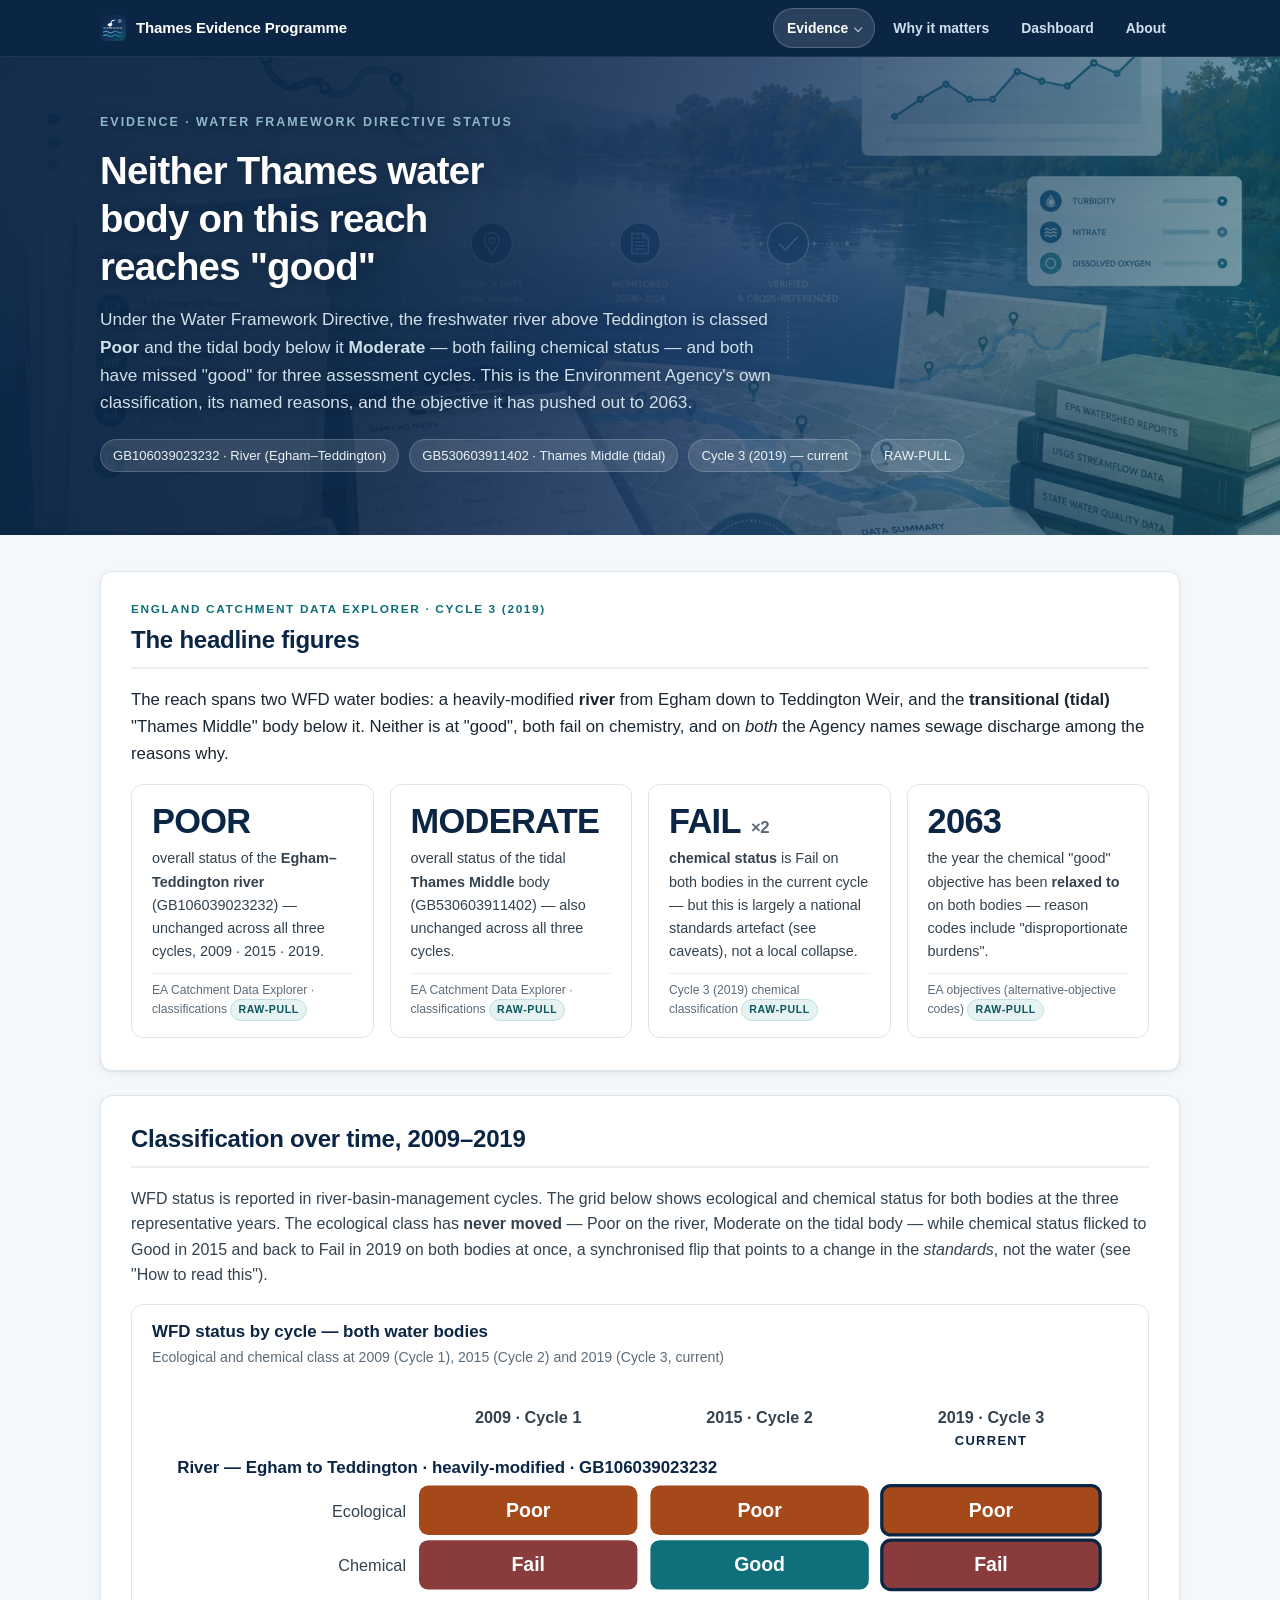
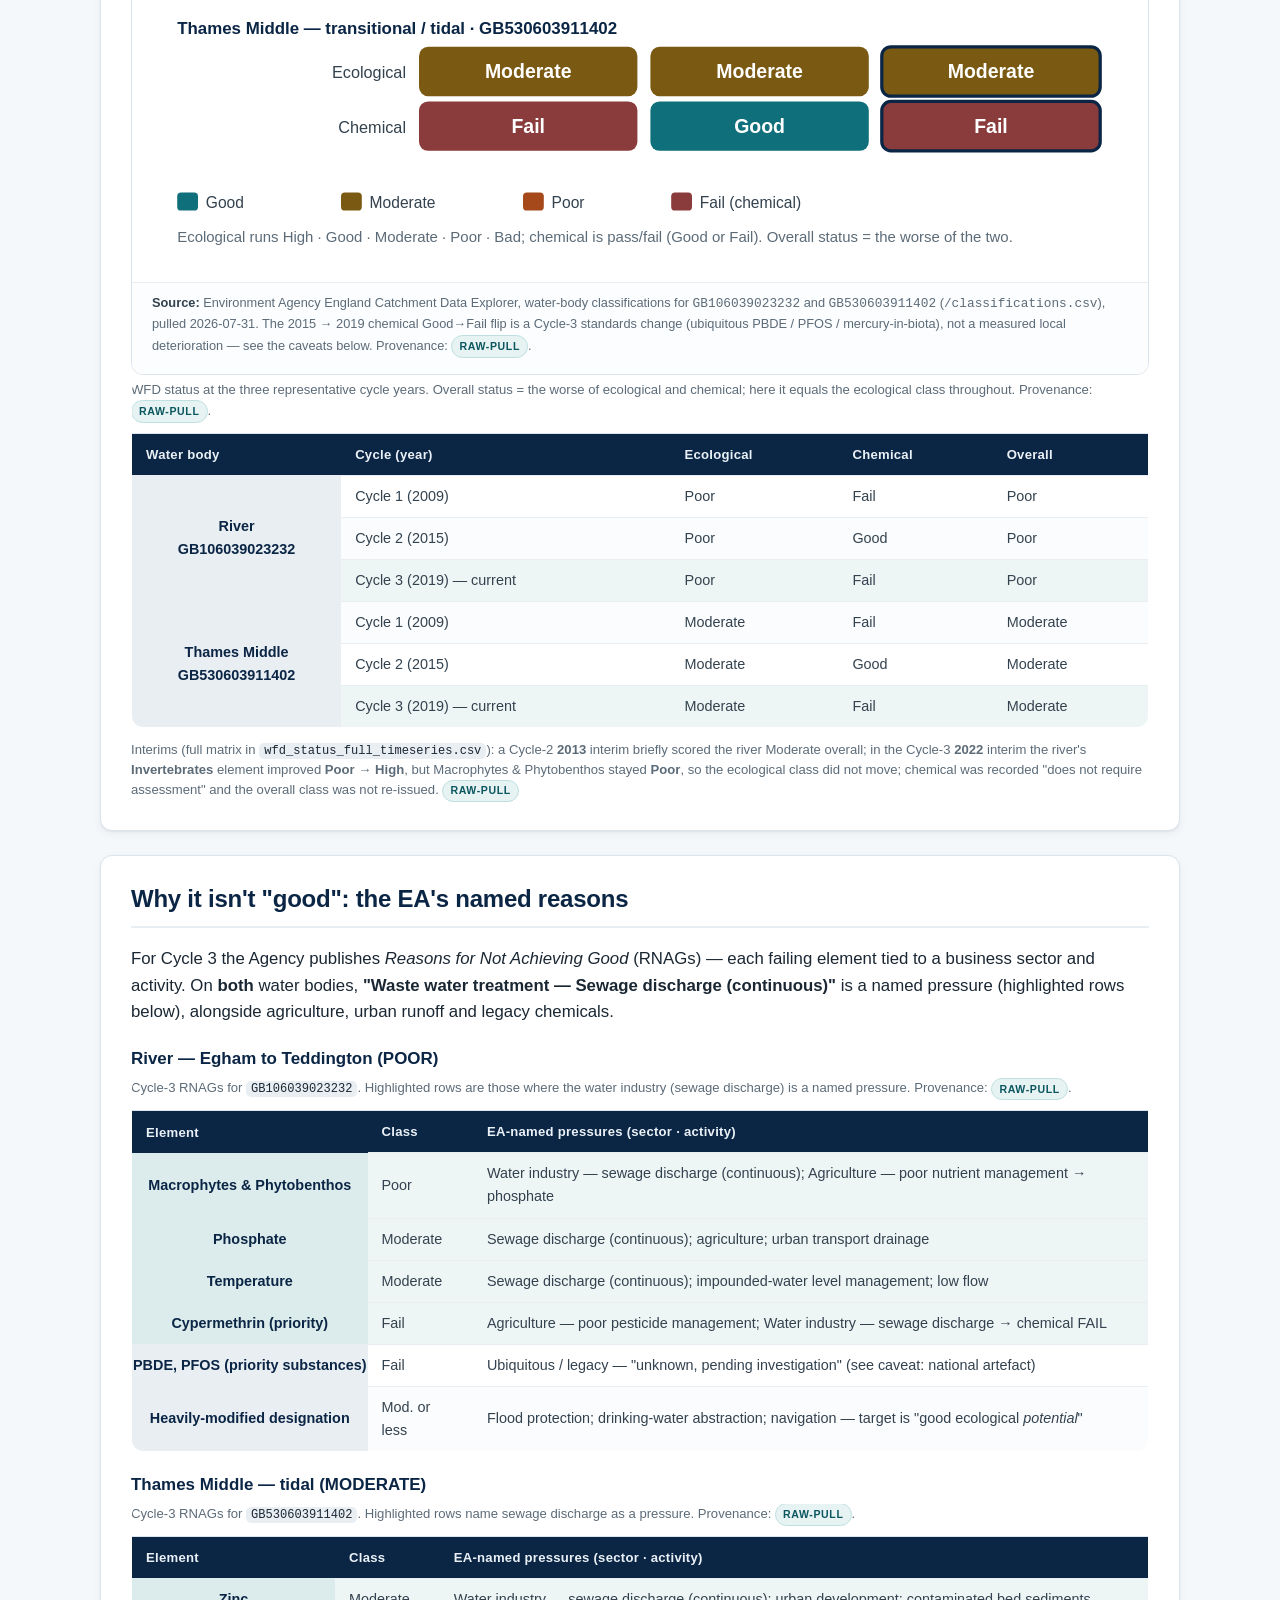
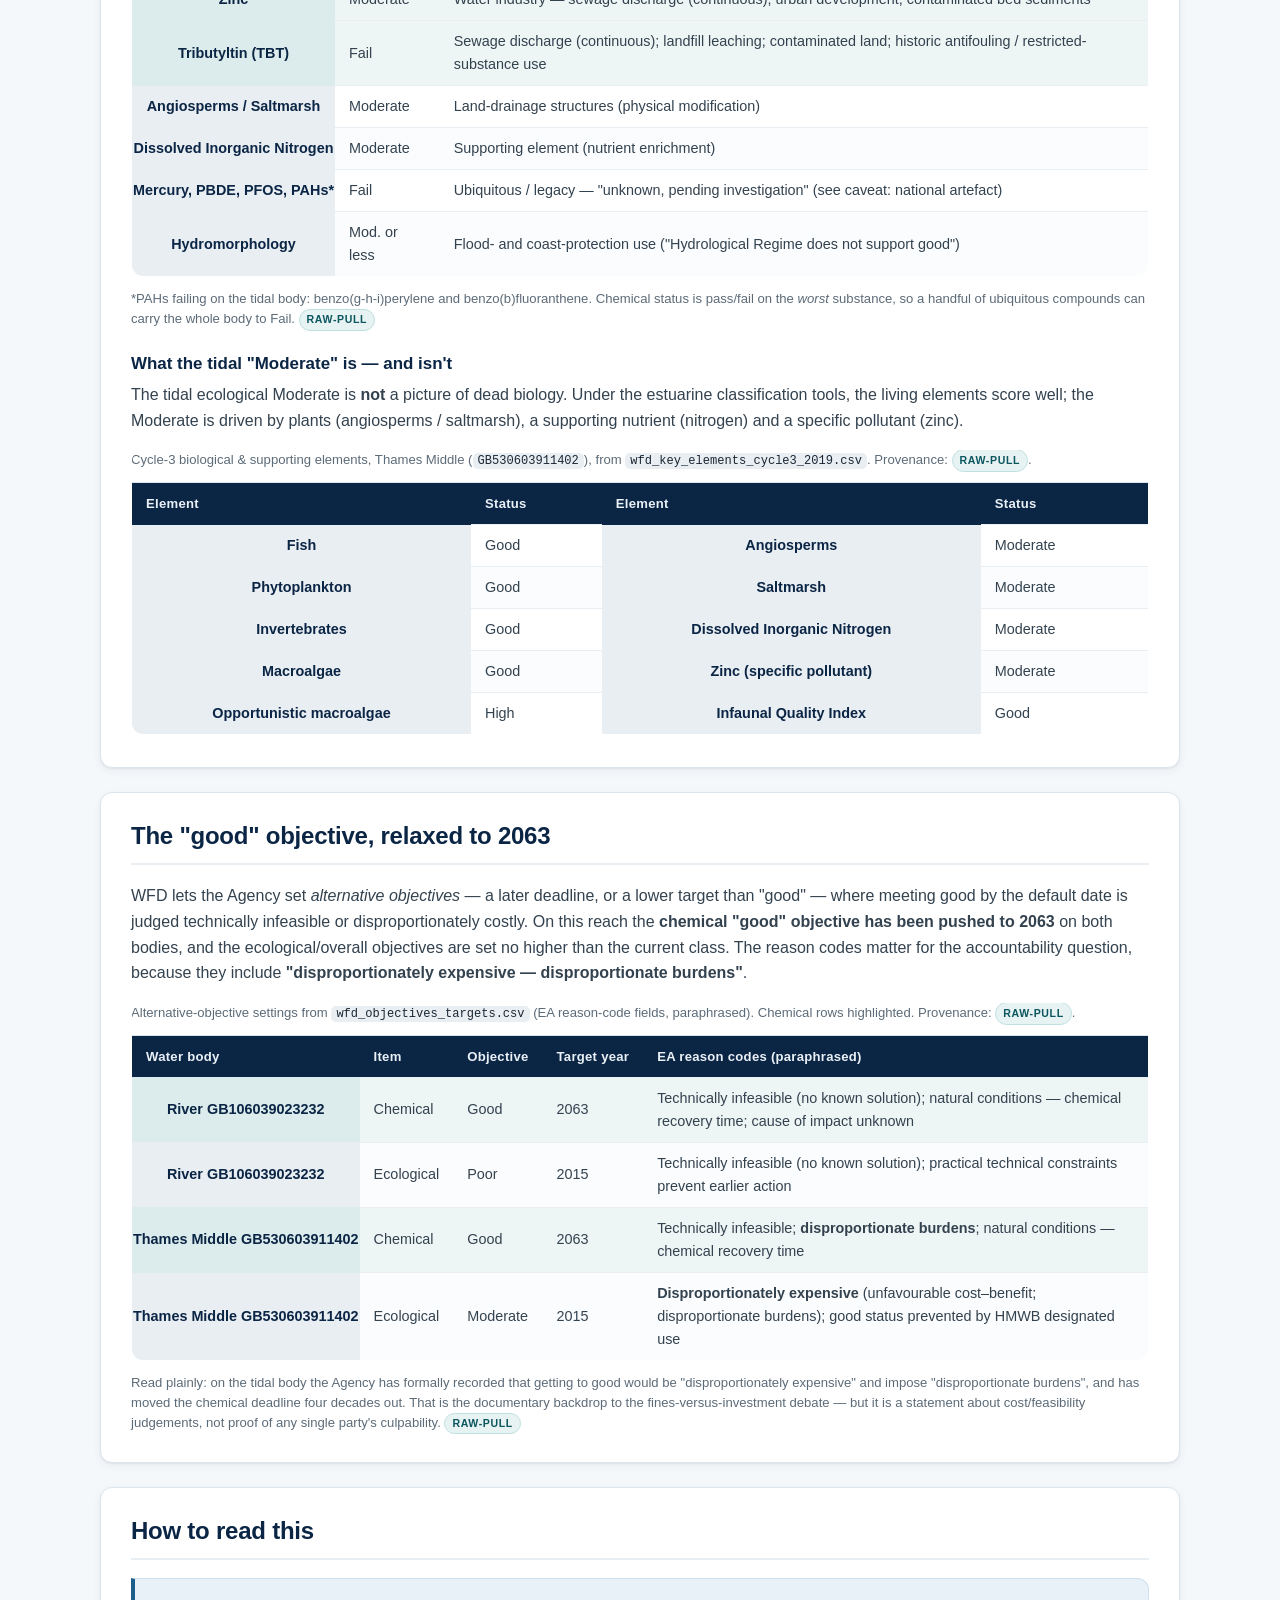
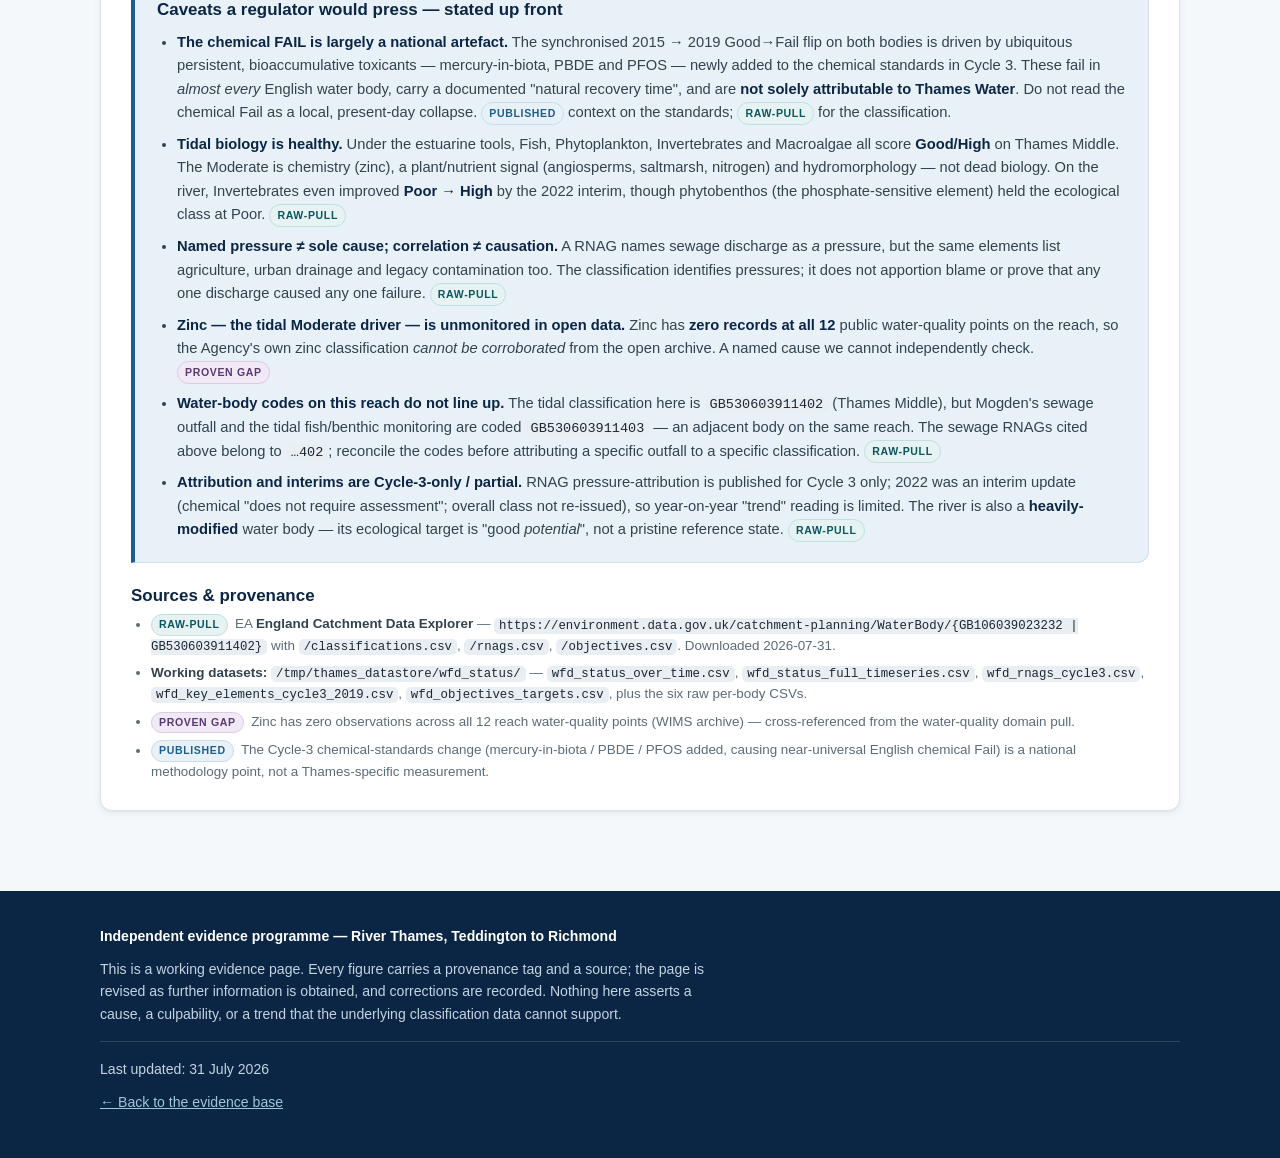
<file: docs/wfd-status.html>
<!DOCTYPE html>
<html lang="en">
<head>
<meta charset="UTF-8">
<meta name="viewport" content="width=device-width, initial-scale=1.0">
<title>Water Framework Directive status — Egham–Teddington &amp; Thames Middle | Thames Evidence Programme</title>
<meta name="description" content="WFD classification for the two Thames water bodies on this reach: the Egham–Teddington river (GB106039023232, POOR, chemical FAIL) and the Thames Middle tidal body (GB530603911402, MODERATE, chemical FAIL). Classification history across three cycles, the EA's reasons for not achieving good, and the chemical objective relaxed to 2063 — from the England Catchment Data Explorer.">
<meta name="robots" content="index, follow">
<meta name="color-scheme" content="light">
<link rel="icon" href="/favicon.ico" sizes="48x48">
<link rel="icon" href="/favicon.svg" type="image/svg+xml">
<link rel="apple-touch-icon" href="/apple-touch-icon.png">
<link rel="manifest" href="/site.webmanifest">
<meta name="theme-color" content="#0b2545">
<link rel="canonical" href="https://thamesevidence.org.uk/docs/wfd-status.html">
<meta property="og:type" content="article">
<meta property="og:site_name" content="Thames Evidence Programme">
<meta property="og:url" content="https://thamesevidence.org.uk/docs/wfd-status.html">
<meta property="og:image" content="https://thamesevidence.org.uk/images/brand/river-thames-evidence-programme-share.jpg">
<meta property="og:image:width" content="1200">
<meta property="og:image:height" content="630">
<meta name="twitter:card" content="summary_large_image">
<meta name="twitter:image" content="https://thamesevidence.org.uk/images/brand/river-thames-evidence-programme-share.jpg">
<link rel="stylesheet" href="/site.css">
</head>
<body>

<a class="skip" href="#figures">Skip to the figures</a>

<nav class="topnav" aria-label="Primary">
  <div class="wrap">
    <a class="brand" href="/"><span>Thames Evidence Programme</span></a>

    <input class="nav-toggle" type="checkbox" id="nav-toggle" aria-label="Show and hide the main menu">
    <span class="nav-burger" aria-hidden="true"><span></span><span></span><span></span></span>

    <div class="navpanel">
      <ul class="navlist">
        <li class="has-menu">
          <a href="/#evidence" aria-current="page">Evidence<i class="caret"></i></a>
          <div class="submenu">
            <p class="submenu-h">The river</p>
            <a href="/docs/water-quality.html">Water quality</a>
            <a href="/docs/sewage-mogden.html">Sewage &amp; storm overflows</a>
            <a href="/docs/wfd-status.html" aria-current="page">WFD status &amp; compliance</a>
            <a href="/docs/bathing.html">Bathing water</a>
            <p class="submenu-h">Wildlife</p>
            <a href="/docs/fish.html">Fish &amp; aquatic ecology</a>
            <a href="/docs/invertebrates.html">Invertebrates</a>
            <a href="/docs/birds-biodiversity.html">Birds &amp; biodiversity</a>
            <p class="submenu-h">Analysis</p>
            <a href="/docs/accountability.html">Accountability &amp; context</a>
            <a href="/docs/ownership.html">Ownership &amp; who decides</a>
            <a href="/docs/correlations.html">Cross-correlations</a>
          </div>
        </li>
        <li><a href="/why-it-matters.html">Why it matters</a></li>
        <li><a href="/docs/River-Thames-Programme-Dashboard.html">Dashboard</a></li>
        <li><a href="/#about">About</a></li>
      </ul>
    </div>
  </div>
</nav>

<header class="hero art hero--wfd">
  <div class="wrap">
    <p class="eyebrow">Evidence · Water Framework Directive status</p>
    <h1>Neither Thames water body on this reach reaches "good"</h1>
    <p class="standfirst">
      Under the Water Framework Directive, the freshwater river above Teddington is classed
      <strong>Poor</strong> and the tidal body below it <strong>Moderate</strong> — both failing chemical
      status — and both have missed "good" for three assessment cycles. This is the Environment Agency's
      own classification, its named reasons, and the objective it has pushed out to 2063.
    </p>
    <p class="meta">
      <span>GB106039023232 · River (Egham–Teddington)</span>
      <span>GB530603911402 · Thames Middle (tidal)</span>
      <span>Cycle 3 (2019) — current</span>
      <span>RAW-PULL</span>
    </p>
  </div>
</header>

<main>
  <div class="wrap">

    <!-- ===================== STAT TILES ===================== -->
    <section id="figures" aria-labelledby="figures-h">
      <p class="kicker">England Catchment Data Explorer · Cycle 3 (2019)</p>
      <h2 id="figures-h">The headline figures</h2>
      <p class="lede">
        The reach spans two WFD water bodies: a heavily-modified <strong>river</strong> from Egham down to
        Teddington Weir, and the <strong>transitional (tidal)</strong> "Thames Middle" body below it. Neither
        is at "good", both fail on chemistry, and on <em>both</em> the Agency names sewage discharge among the
        reasons why.
      </p>

      <div class="tiles">
        <div class="tile">
          <div class="stat">POOR</div>
          <div class="stat-label">overall status of the <strong>Egham–Teddington river</strong> (GB106039023232) — unchanged across all three cycles, 2009 · 2015 · 2019.</div>
          <div class="src">EA Catchment Data Explorer · classifications <span class="prov raw">RAW-PULL</span></div>
        </div>
        <div class="tile">
          <div class="stat">MODERATE</div>
          <div class="stat-label">overall status of the tidal <strong>Thames Middle</strong> body (GB530603911402) — also unchanged across all three cycles.</div>
          <div class="src">EA Catchment Data Explorer · classifications <span class="prov raw">RAW-PULL</span></div>
        </div>
        <div class="tile">
          <div class="stat">FAIL <span class="unit">×2</span></div>
          <div class="stat-label"><strong>chemical status</strong> is Fail on both bodies in the current cycle — but this is largely a national standards artefact (see caveats), not a local collapse.</div>
          <div class="src">Cycle 3 (2019) chemical classification <span class="prov raw">RAW-PULL</span></div>
        </div>
        <div class="tile">
          <div class="stat">2063</div>
          <div class="stat-label">the year the chemical "good" objective has been <strong>relaxed to</strong> on both bodies — reason codes include "disproportionate burdens".</div>
          <div class="src">EA objectives (alternative-objective codes) <span class="prov raw">RAW-PULL</span></div>
        </div>
      </div>
    </section>

    <!-- ===================== STATUS OVER TIME ===================== -->
    <section id="over-time" aria-labelledby="over-time-h">
      <h2 id="over-time-h">Classification over time, 2009–2019</h2>
      <p>
        WFD status is reported in river-basin-management cycles. The grid below shows ecological and chemical
        status for both bodies at the three representative years. The ecological class has <strong>never
        moved</strong> — Poor on the river, Moderate on the tidal body — while chemical status flicked to Good in
        2015 and back to Fail in 2019 on both bodies at once, a synchronised flip that points to a change in the
        <em>standards</em>, not the water (see "How to read this").
      </p>

      <figure class="chart">
        <div class="chart-head">
          <h3>WFD status by cycle — both water bodies</h3>
          <p>Ecological and chemical class at 2009 (Cycle&nbsp;1), 2015 (Cycle&nbsp;2) and 2019 (Cycle&nbsp;3, current)</p>
        </div>
        <svg class="svg-chart" viewBox="0 0 760 384" role="img" aria-labelledby="wfdTitle wfdDesc" preserveAspectRatio="xMidYMid meet">
          <title id="wfdTitle">Water Framework Directive status by cycle, 2009 to 2019, for both Thames water bodies</title>
          <desc id="wfdDesc">A coloured status grid. The Egham to Teddington river (GB106039023232): ecological status Poor in all three cycles — 2009, 2015 and 2019; chemical status Fail in 2009, Good in 2015, then Fail again in 2019. The Thames Middle transitional tidal body (GB530603911402): ecological status Moderate in all three cycles; chemical status Fail in 2009, Good in 2015, then Fail again in 2019. The 2015-to-2019 chemical Good-to-Fail flip happens on both bodies simultaneously and is driven by ubiquitous persistent chemicals newly added to the standards in Cycle 3, not by a local deterioration. Overall status equals the ecological class throughout: Poor on the river, Moderate on the tidal body.</desc>

          <g font-family="-apple-system,'Segoe UI',Roboto,Helvetica,Arial,sans-serif">
            <!-- column headers -->
            <g fill="#33424f" font-size="12.5" font-weight="600" text-anchor="middle">
              <text x="294" y="34">2009 · Cycle 1</text>
              <text x="472" y="34">2015 · Cycle 2</text>
              <text x="650" y="34">2019 · Cycle 3</text>
            </g>
            <text x="650" y="51" fill="#0b2545" font-size="10" font-weight="700" letter-spacing="0.1em" text-anchor="middle">CURRENT</text>

            <!-- GROUP A header -->
            <text x="24" y="72" fill="#0b2545" font-size="13" font-weight="700">River — Egham to Teddington · heavily-modified · GB106039023232</text>
            <!-- row labels A -->
            <g fill="#33424f" font-size="12.5" text-anchor="end">
              <text x="200" y="106">Ecological</text>
              <text x="200" y="148">Chemical</text>
            </g>
            <!-- A-Eco cells (Poor) -->
            <g>
              <rect x="210" y="82" width="168" height="38" rx="7" fill="#a5491b"/>
              <rect x="388" y="82" width="168" height="38" rx="7" fill="#a5491b"/>
              <rect x="566" y="82" width="168" height="38" rx="7" fill="#a5491b" stroke="#0b2545" stroke-width="2.5"/>
            </g>
            <!-- A-Chem cells (Fail, Good, Fail) -->
            <g>
              <rect x="210" y="124" width="168" height="38" rx="7" fill="#8a3b3b"/>
              <rect x="388" y="124" width="168" height="38" rx="7" fill="#0f6f7a"/>
              <rect x="566" y="124" width="168" height="38" rx="7" fill="#8a3b3b" stroke="#0b2545" stroke-width="2.5"/>
            </g>
            <!-- A cell labels -->
            <g fill="#ffffff" font-size="15" font-weight="700" text-anchor="middle">
              <text x="294" y="106">Poor</text><text x="472" y="106">Poor</text><text x="650" y="106">Poor</text>
              <text x="294" y="148">Fail</text><text x="472" y="148">Good</text><text x="650" y="148">Fail</text>
            </g>

            <!-- GROUP B header -->
            <text x="24" y="196" fill="#0b2545" font-size="13" font-weight="700">Thames Middle — transitional / tidal · GB530603911402</text>
            <g fill="#33424f" font-size="12.5" text-anchor="end">
              <text x="200" y="230">Ecological</text>
              <text x="200" y="272">Chemical</text>
            </g>
            <!-- B-Eco cells (Moderate) -->
            <g>
              <rect x="210" y="206" width="168" height="38" rx="7" fill="#7a5a12"/>
              <rect x="388" y="206" width="168" height="38" rx="7" fill="#7a5a12"/>
              <rect x="566" y="206" width="168" height="38" rx="7" fill="#7a5a12" stroke="#0b2545" stroke-width="2.5"/>
            </g>
            <!-- B-Chem cells (Fail, Good, Fail) -->
            <g>
              <rect x="210" y="248" width="168" height="38" rx="7" fill="#8a3b3b"/>
              <rect x="388" y="248" width="168" height="38" rx="7" fill="#0f6f7a"/>
              <rect x="566" y="248" width="168" height="38" rx="7" fill="#8a3b3b" stroke="#0b2545" stroke-width="2.5"/>
            </g>
            <g fill="#ffffff" font-size="15" font-weight="700" text-anchor="middle">
              <text x="294" y="230">Moderate</text><text x="472" y="230">Moderate</text><text x="650" y="230">Moderate</text>
              <text x="294" y="272">Fail</text><text x="472" y="272">Good</text><text x="650" y="272">Fail</text>
            </g>

            <!-- legend -->
            <g>
              <rect x="24" y="318" width="16" height="14" rx="3" fill="#0f6f7a"/>
              <rect x="150" y="318" width="16" height="14" rx="3" fill="#7a5a12"/>
              <rect x="290" y="318" width="16" height="14" rx="3" fill="#a5491b"/>
              <rect x="404" y="318" width="16" height="14" rx="3" fill="#8a3b3b"/>
            </g>
            <g fill="#33424f" font-size="12" text-anchor="start">
              <text x="46" y="330">Good</text>
              <text x="172" y="330">Moderate</text>
              <text x="312" y="330">Poor</text>
              <text x="426" y="330">Fail (chemical)</text>
            </g>
            <text x="24" y="356" fill="#5c6b78" font-size="11.5">Ecological runs High · Good · Moderate · Poor · Bad; chemical is pass/fail (Good or Fail). Overall status = the worse of the two.</text>
          </g>
        </svg>
        <figcaption>
          <strong>Source:</strong> Environment Agency England Catchment Data Explorer, water-body
          classifications for <code>GB106039023232</code> and <code>GB530603911402</code>
          (<code>/classifications.csv</code>), pulled 2026-07-31. The 2015&nbsp;→&nbsp;2019 chemical
          Good→Fail flip is a Cycle-3 standards change (ubiquitous PBDE / PFOS / mercury-in-biota), not a
          measured local deterioration — see the caveats below. Provenance: <span class="prov raw">RAW-PULL</span>.
        </figcaption>
      </figure>

      <div class="table-wrap">
        <table class="data">
          <caption>
            WFD status at the three representative cycle years. Overall status = the worse of ecological and
            chemical; here it equals the ecological class throughout. Provenance:
            <span class="prov raw">RAW-PULL</span>.
          </caption>
          <thead>
            <tr>
              <th scope="col">Water body</th>
              <th scope="col">Cycle (year)</th>
              <th scope="col">Ecological</th>
              <th scope="col">Chemical</th>
              <th scope="col">Overall</th>
            </tr>
          </thead>
          <tbody>
            <tr><th scope="row" rowspan="3">River<br>GB106039023232</th><td>Cycle 1 (2009)</td><td>Poor</td><td>Fail</td><td>Poor</td></tr>
            <tr><td>Cycle 2 (2015)</td><td>Poor</td><td>Good</td><td>Poor</td></tr>
            <tr class="is-peak"><td>Cycle 3 (2019) — current</td><td>Poor</td><td>Fail</td><td>Poor</td></tr>
            <tr><th scope="row" rowspan="3">Thames Middle<br>GB530603911402</th><td>Cycle 1 (2009)</td><td>Moderate</td><td>Fail</td><td>Moderate</td></tr>
            <tr><td>Cycle 2 (2015)</td><td>Moderate</td><td>Good</td><td>Moderate</td></tr>
            <tr class="is-peak"><td>Cycle 3 (2019) — current</td><td>Moderate</td><td>Fail</td><td>Moderate</td></tr>
          </tbody>
        </table>
      </div>
      <p class="note">
        Interims (full matrix in <code>wfd_status_full_timeseries.csv</code>): a Cycle-2 <strong>2013</strong>
        interim briefly scored the river Moderate overall; in the Cycle-3 <strong>2022</strong> interim the
        river's <strong>Invertebrates</strong> element improved <strong>Poor&nbsp;→&nbsp;High</strong>, but
        Macrophytes&nbsp;&amp;&nbsp;Phytobenthos stayed <strong>Poor</strong>, so the ecological class did not
        move; chemical was recorded "does not require assessment" and the overall class was not re-issued.
        <span class="prov raw">RAW-PULL</span>
      </p>
    </section>

    <!-- ===================== REASONS FOR NOT ACHIEVING GOOD ===================== -->
    <section id="reasons" aria-labelledby="reasons-h">
      <h2 id="reasons-h">Why it isn't "good": the EA's named reasons</h2>
      <p class="lede">
        For Cycle&nbsp;3 the Agency publishes <em>Reasons for Not Achieving Good</em> (RNAGs) — each failing
        element tied to a business sector and activity. On <strong>both</strong> water bodies,
        <strong>"Waste water treatment — Sewage discharge (continuous)"</strong> is a named pressure (highlighted
        rows below), alongside agriculture, urban runoff and legacy chemicals.
      </p>

      <h3 class="subhead">River — Egham to Teddington (POOR)</h3>
      <div class="table-wrap">
        <table class="data">
          <caption>
            Cycle-3 RNAGs for <code>GB106039023232</code>. Highlighted rows are those where the water industry
            (sewage discharge) is a named pressure. Provenance: <span class="prov raw">RAW-PULL</span>.
          </caption>
          <thead>
            <tr>
              <th scope="col">Element</th>
              <th scope="col">Class</th>
              <th scope="col">EA-named pressures (sector · activity)</th>
            </tr>
          </thead>
          <tbody>
            <tr class="is-peak"><th scope="row">Macrophytes &amp; Phytobenthos</th><td>Poor</td><td>Water industry — sewage discharge (continuous); Agriculture — poor nutrient management → phosphate</td></tr>
            <tr class="is-peak"><th scope="row">Phosphate</th><td>Moderate</td><td>Sewage discharge (continuous); agriculture; urban transport drainage</td></tr>
            <tr class="is-peak"><th scope="row">Temperature</th><td>Moderate</td><td>Sewage discharge (continuous); impounded-water level management; low flow</td></tr>
            <tr class="is-peak"><th scope="row">Cypermethrin (priority)</th><td>Fail</td><td>Agriculture — poor pesticide management; Water industry — sewage discharge → chemical FAIL</td></tr>
            <tr><th scope="row">PBDE, PFOS (priority substances)</th><td>Fail</td><td>Ubiquitous / legacy — "unknown, pending investigation" (see caveat: national artefact)</td></tr>
            <tr><th scope="row">Heavily-modified designation</th><td>Mod. or less</td><td>Flood protection; drinking-water abstraction; navigation — target is "good ecological <em>potential</em>"</td></tr>
          </tbody>
        </table>
      </div>

      <h3 class="subhead">Thames Middle — tidal (MODERATE)</h3>
      <div class="table-wrap">
        <table class="data">
          <caption>
            Cycle-3 RNAGs for <code>GB530603911402</code>. Highlighted rows name sewage discharge as a pressure.
            Provenance: <span class="prov raw">RAW-PULL</span>.
          </caption>
          <thead>
            <tr>
              <th scope="col">Element</th>
              <th scope="col">Class</th>
              <th scope="col">EA-named pressures (sector · activity)</th>
            </tr>
          </thead>
          <tbody>
            <tr class="is-peak"><th scope="row">Zinc</th><td>Moderate</td><td>Water industry — sewage discharge (continuous); urban development; contaminated bed sediments</td></tr>
            <tr class="is-peak"><th scope="row">Tributyltin (TBT)</th><td>Fail</td><td>Sewage discharge (continuous); landfill leaching; contaminated land; historic antifouling / restricted-substance use</td></tr>
            <tr><th scope="row">Angiosperms / Saltmarsh</th><td>Moderate</td><td>Land-drainage structures (physical modification)</td></tr>
            <tr><th scope="row">Dissolved Inorganic Nitrogen</th><td>Moderate</td><td>Supporting element (nutrient enrichment)</td></tr>
            <tr><th scope="row">Mercury, PBDE, PFOS, PAHs*</th><td>Fail</td><td>Ubiquitous / legacy — "unknown, pending investigation" (see caveat: national artefact)</td></tr>
            <tr><th scope="row">Hydromorphology</th><td>Mod. or less</td><td>Flood- and coast-protection use ("Hydrological Regime does not support good")</td></tr>
          </tbody>
        </table>
      </div>
      <p class="note">
        *PAHs failing on the tidal body: benzo(g-h-i)perylene and benzo(b)fluoranthene. Chemical status is
        pass/fail on the <em>worst</em> substance, so a handful of ubiquitous compounds can carry the whole body
        to Fail. <span class="prov raw">RAW-PULL</span>
      </p>

      <h3 class="subhead">What the tidal "Moderate" is — and isn't</h3>
      <p>
        The tidal ecological Moderate is <strong>not</strong> a picture of dead biology. Under the estuarine
        classification tools, the living elements score well; the Moderate is driven by plants
        (angiosperms / saltmarsh), a supporting nutrient (nitrogen) and a specific pollutant (zinc).
      </p>
      <div class="table-wrap">
        <table class="data">
          <caption>
            Cycle-3 biological &amp; supporting elements, Thames Middle (<code>GB530603911402</code>), from
            <code>wfd_key_elements_cycle3_2019.csv</code>. Provenance: <span class="prov raw">RAW-PULL</span>.
          </caption>
          <thead>
            <tr>
              <th scope="col">Element</th>
              <th scope="col">Status</th>
              <th scope="col">Element</th>
              <th scope="col">Status</th>
            </tr>
          </thead>
          <tbody>
            <tr><th scope="row">Fish</th><td>Good</td><th scope="row">Angiosperms</th><td>Moderate</td></tr>
            <tr><th scope="row">Phytoplankton</th><td>Good</td><th scope="row">Saltmarsh</th><td>Moderate</td></tr>
            <tr><th scope="row">Invertebrates</th><td>Good</td><th scope="row">Dissolved Inorganic Nitrogen</th><td>Moderate</td></tr>
            <tr><th scope="row">Macroalgae</th><td>Good</td><th scope="row">Zinc (specific pollutant)</th><td>Moderate</td></tr>
            <tr><th scope="row">Opportunistic macroalgae</th><td>High</td><th scope="row">Infaunal Quality Index</th><td>Good</td></tr>
          </tbody>
        </table>
      </div>
    </section>

    <!-- ===================== OBJECTIVES RELAXED ===================== -->
    <section id="objectives" aria-labelledby="objectives-h">
      <h2 id="objectives-h">The "good" objective, relaxed to 2063</h2>
      <p>
        WFD lets the Agency set <em>alternative objectives</em> — a later deadline, or a lower target than
        "good" — where meeting good by the default date is judged technically infeasible or disproportionately
        costly. On this reach the <strong>chemical "good" objective has been pushed to 2063</strong> on both
        bodies, and the ecological/overall objectives are set no higher than the current class. The reason codes
        matter for the accountability question, because they include
        <strong>"disproportionately expensive — disproportionate burdens"</strong>.
      </p>
      <div class="table-wrap">
        <table class="data">
          <caption>
            Alternative-objective settings from <code>wfd_objectives_targets.csv</code> (EA reason-code fields,
            paraphrased). Chemical rows highlighted. Provenance: <span class="prov raw">RAW-PULL</span>.
          </caption>
          <thead>
            <tr>
              <th scope="col">Water body</th>
              <th scope="col">Item</th>
              <th scope="col">Objective</th>
              <th scope="col">Target year</th>
              <th scope="col">EA reason codes (paraphrased)</th>
            </tr>
          </thead>
          <tbody>
            <tr class="is-peak"><th scope="row">River GB106039023232</th><td>Chemical</td><td>Good</td><td>2063</td><td>Technically infeasible (no known solution); natural conditions — chemical recovery time; cause of impact unknown</td></tr>
            <tr><th scope="row">River GB106039023232</th><td>Ecological</td><td>Poor</td><td>2015</td><td>Technically infeasible (no known solution); practical technical constraints prevent earlier action</td></tr>
            <tr class="is-peak"><th scope="row">Thames Middle GB530603911402</th><td>Chemical</td><td>Good</td><td>2063</td><td>Technically infeasible; <strong>disproportionate burdens</strong>; natural conditions — chemical recovery time</td></tr>
            <tr><th scope="row">Thames Middle GB530603911402</th><td>Ecological</td><td>Moderate</td><td>2015</td><td><strong>Disproportionately expensive</strong> (unfavourable cost–benefit; disproportionate burdens); good status prevented by HMWB designated use</td></tr>
          </tbody>
        </table>
      </div>
      <p class="note">
        Read plainly: on the tidal body the Agency has formally recorded that getting to good would be
        "disproportionately expensive" and impose "disproportionate burdens", and has moved the chemical
        deadline four decades out. That is the documentary backdrop to the fines-versus-investment debate — but
        it is a statement about cost/feasibility judgements, not proof of any single party's culpability.
        <span class="prov raw">RAW-PULL</span>
      </p>
    </section>

    <!-- ===================== HOW TO READ THIS ===================== -->
    <section id="read" aria-labelledby="read-h">
      <h2 id="read-h">How to read this</h2>
      <div class="caveats">
        <h3>Caveats a regulator would press — stated up front</h3>
        <ul>
          <li><strong>The chemical FAIL is largely a national artefact.</strong> The synchronised 2015&nbsp;→&nbsp;2019 Good→Fail flip on both bodies is driven by ubiquitous persistent, bioaccumulative toxicants — mercury-in-biota, PBDE and PFOS — newly added to the chemical standards in Cycle&nbsp;3. These fail in <em>almost every</em> English water body, carry a documented "natural recovery time", and are <strong>not solely attributable to Thames Water</strong>. Do not read the chemical Fail as a local, present-day collapse. <span class="prov pub">PUBLISHED</span> context on the standards; <span class="prov raw">RAW-PULL</span> for the classification.</li>
          <li><strong>Tidal biology is healthy.</strong> Under the estuarine tools, Fish, Phytoplankton, Invertebrates and Macroalgae all score <strong>Good/High</strong> on Thames Middle. The Moderate is chemistry (zinc), a plant/nutrient signal (angiosperms, saltmarsh, nitrogen) and hydromorphology — not dead biology. On the river, Invertebrates even improved <strong>Poor&nbsp;→&nbsp;High</strong> by the 2022 interim, though phytobenthos (the phosphate-sensitive element) held the ecological class at Poor. <span class="prov raw">RAW-PULL</span></li>
          <li><strong>Named pressure ≠ sole cause; correlation ≠ causation.</strong> A RNAG names sewage discharge as <em>a</em> pressure, but the same elements list agriculture, urban drainage and legacy contamination too. The classification identifies pressures; it does not apportion blame or prove that any one discharge caused any one failure. <span class="prov raw">RAW-PULL</span></li>
          <li><strong>Zinc — the tidal Moderate driver — is unmonitored in open data.</strong> Zinc has <strong>zero records at all 12</strong> public water-quality points on the reach, so the Agency's own zinc classification <em>cannot be corroborated</em> from the open archive. A named cause we cannot independently check. <span class="prov gap">PROVEN GAP</span></li>
          <li><strong>Water-body codes on this reach do not line up.</strong> The tidal classification here is <code>GB530603911402</code> (Thames Middle), but Mogden's sewage outfall and the tidal fish/benthic monitoring are coded <code>GB530603911403</code> — an adjacent body on the same reach. The sewage RNAGs cited above belong to <code>…402</code>; reconcile the codes before attributing a specific outfall to a specific classification. <span class="prov raw">RAW-PULL</span></li>
          <li><strong>Attribution and interims are Cycle-3-only / partial.</strong> RNAG pressure-attribution is published for Cycle&nbsp;3 only; 2022 was an interim update (chemical "does not require assessment"; overall class not re-issued), so year-on-year "trend" reading is limited. The river is also a <strong>heavily-modified</strong> water body — its ecological target is "good <em>potential</em>", not a pristine reference state. <span class="prov raw">RAW-PULL</span></li>
        </ul>
      </div>

      <h3 class="subhead">Sources &amp; provenance</h3>
      <ul class="sourcelist">
        <li><span class="prov raw">RAW-PULL</span> &nbsp;EA <strong>England Catchment Data Explorer</strong> — <code>https://environment.data.gov.uk/catchment-planning/WaterBody/{GB106039023232 | GB530603911402}</code> with <code>/classifications.csv</code>, <code>/rnags.csv</code>, <code>/objectives.csv</code>. Downloaded 2026-07-31.</li>
        <li><strong>Working datasets:</strong> <code>/tmp/thames_datastore/wfd_status/</code> — <code>wfd_status_over_time.csv</code>, <code>wfd_status_full_timeseries.csv</code>, <code>wfd_rnags_cycle3.csv</code>, <code>wfd_key_elements_cycle3_2019.csv</code>, <code>wfd_objectives_targets.csv</code>, plus the six raw per-body CSVs.</li>
        <li><span class="prov gap">PROVEN GAP</span> &nbsp;Zinc has zero observations across all 12 reach water-quality points (WIMS archive) — cross-referenced from the water-quality domain pull.</li>
        <li><span class="prov pub">PUBLISHED</span> &nbsp;The Cycle-3 chemical-standards change (mercury-in-biota / PBDE / PFOS added, causing near-universal English chemical Fail) is a national methodology point, not a Thames-specific measurement.</li>
      </ul>
    </section>

  </div>
</main>

<footer class="site">
  <div class="wrap">
    <p><strong>Independent evidence programme — River Thames, Teddington to Richmond</strong></p>
    <p>
      This is a working evidence page. Every figure carries a provenance tag and a source; the page is
      revised as further information is obtained, and corrections are recorded. Nothing here asserts a
      cause, a culpability, or a trend that the underlying classification data cannot support.
    </p>
    <div class="rule"></div>
    <p>Last updated: <time datetime="2026-07-31">31 July 2026</time></p>
    <p><a href="/#evidence">← Back to the evidence base</a></p>
  </div>
</footer>

</body>
</html>
</file>
<file: site.css>
/* ============================================================================
   River Thames Evidence Programme — shared stylesheet (site.css)
   The SINGLE stylesheet for every page. Palette + tokens carried over verbatim
   from the original programme dashboard so all pages read as one system.
   Deploy CSP allows: style-src 'self' 'unsafe-inline'; img-src 'self' data:.
   ========================================================================== */

:root{
  --navy:#0b2545; --navy2:#13315c; --teal:#0f6f7a; --teal-d:#0b565f;
  --river:#2a6f97; --ink:#1a2733; --body:#33424f; --muted:#5c6b78;
  --line:#dce4ec; --line2:#e9eef3; --bg:#f5f8fa; --card:#ffffff;
  --info:#1d5e8c; --info-bg:#e8f1f8;
  --shadow:0 1px 2px rgba(11,37,69,.06),0 3px 10px rgba(11,37,69,.05);
  --shadow-lift:0 2px 4px rgba(11,37,69,.08),0 10px 24px rgba(11,37,69,.10);
  --radius:12px;
}
*{box-sizing:border-box}
html{scroll-behavior:smooth}
body{
  margin:0; background:var(--bg); color:var(--body);
  font-family:-apple-system,BlinkMacSystemFont,"Segoe UI",Roboto,Helvetica,Arial,sans-serif;
  line-height:1.6; font-size:16px; -webkit-font-smoothing:antialiased;
}
a{color:var(--river)}
a:hover{text-decoration:underline}
h1,h2,h3{color:var(--navy); line-height:1.25; margin:0 0 .5em}
p{margin:0 0 1em}
.wrap{max-width:1120px; margin:0 auto; padding:0 20px}

/* Keyboard users get a visible landing spot on every focusable element. */
a:focus-visible,.skip:focus,button:focus-visible{outline:3px solid var(--teal); outline-offset:3px; border-radius:4px}
.skip{
  position:absolute; left:-9999px; top:0; z-index:100;
  background:#fff; color:var(--navy); padding:12px 18px; font-weight:600;
  border-radius:0 0 var(--radius) 0;
}
.skip:focus{left:0}

/* ---------- Top navigation ----------
   A Bootstrap-style navbar built in plain CSS: brand left, links right,
   a dropdown for the evidence pages, and a hamburger below 900px.

   Deliberately NO JavaScript and NO CDN, so the site keeps its strict
   Content-Security-Policy (default-src 'none'; script-src 'none';
   style-src 'self'). The mobile toggle is a hidden checkbox; the dropdown
   opens on hover and on keyboard focus. The dropdown's own trigger is a
   real link to the evidence index, so tapping it on a touch screen always
   lands somewhere useful rather than doing nothing.                        */

nav.topnav{
  position:relative; z-index:50;
  background:var(--navy); color:#eaf1f6;
  border-bottom:1px solid rgba(255,255,255,.08);
}
nav.topnav .wrap{
  display:flex; align-items:center; justify-content:space-between;
  gap:14px; min-height:56px; position:relative; flex-wrap:wrap;
}

/* --- Brand --- */
nav.topnav .brand{
  display:inline-flex; align-items:center; gap:10px;
  color:#fff; font-weight:700; font-size:.94rem; letter-spacing:-.01em;
  text-decoration:none; padding:6px 0; flex:1 1 auto; min-width:0;
}
nav.topnav .brand::before{
  content:""; flex:0 0 auto; width:26px; height:26px;
  background:url('/images/brand/logo-mark.svg') center/contain no-repeat;
}
nav.topnav .brand:hover{text-decoration:none}
nav.topnav .brand span{overflow:hidden; text-overflow:ellipsis; white-space:nowrap}

/* --- Hamburger (mobile only) --- */
nav.topnav .nav-toggle{
  position:absolute; right:20px; top:8px;
  width:46px; height:40px; margin:0; padding:0; z-index:3;
  opacity:0; cursor:pointer; appearance:none; -webkit-appearance:none;
}
nav.topnav .nav-burger{
  display:flex; flex-direction:column; justify-content:center; gap:5px;
  width:46px; height:40px; padding:0 10px; border-radius:9px;
  border:1px solid rgba(255,255,255,.22); background:rgba(255,255,255,.06);
  flex:0 0 auto;
}
nav.topnav .nav-burger span{
  display:block; height:2px; background:#eaf1f6; border-radius:2px;
  transition:transform .18s ease, opacity .18s ease;
}
nav.topnav .nav-toggle:focus-visible + .nav-burger{outline:3px solid var(--teal); outline-offset:3px}
nav.topnav .nav-toggle:checked + .nav-burger span:nth-child(1){transform:translateY(7px) rotate(45deg)}
nav.topnav .nav-toggle:checked + .nav-burger span:nth-child(2){opacity:0}
nav.topnav .nav-toggle:checked + .nav-burger span:nth-child(3){transform:translateY(-7px) rotate(-45deg)}

/* --- The panel of links --- */
nav.topnav .navpanel{display:none; flex:0 0 100%; width:100%}
nav.topnav .nav-toggle:checked ~ .navpanel{display:block; padding:2px 0 14px}

nav.topnav .navlist{
  list-style:none; margin:0; padding:0;
  display:flex; flex-direction:column; gap:2px;
}
nav.topnav .navlist > li > a{
  display:flex; align-items:center; justify-content:space-between;
  color:#cfe0ea; text-decoration:none; font-size:.9rem; font-weight:600;
  padding:11px 12px; border-radius:9px; border:1px solid transparent;
}
nav.topnav .navlist > li > a:hover{color:#fff; background:rgba(255,255,255,.10); text-decoration:none}
nav.topnav .navlist > li > a[aria-current="page"]{
  color:#fff; background:rgba(255,255,255,.13); border-color:rgba(255,255,255,.20);
}
nav.topnav .caret{
  border:solid currentColor; border-width:0 1.6px 1.6px 0; padding:2.6px;
  transform:rotate(45deg); margin-left:7px; flex:0 0 auto; opacity:.75;
}

/* --- Dropdown --- */
nav.topnav .submenu{padding:2px 0 8px 12px; display:flex; flex-direction:column}
nav.topnav .submenu-h{
  margin:10px 0 3px; padding:0 10px;
  font-size:.68rem; letter-spacing:.13em; text-transform:uppercase;
  color:#8fb8c9; font-weight:700;
}
nav.topnav .submenu a{
  color:#cfe0ea; text-decoration:none; font-size:.86rem; font-weight:500;
  padding:8px 10px; border-radius:8px; border-left:2px solid rgba(255,255,255,.12);
}
nav.topnav .submenu a:hover{color:#fff; background:rgba(255,255,255,.10); text-decoration:none}
nav.topnav .submenu a[aria-current="page"]{color:#fff; border-left-color:var(--teal); background:rgba(255,255,255,.08)}

/* --- Desktop --- */
@media (min-width:900px){
  nav.topnav .nav-toggle,
  nav.topnav .nav-burger{display:none}
  nav.topnav .navpanel{display:block !important; flex:0 0 auto; width:auto; padding:0}
  nav.topnav .navlist{flex-direction:row; align-items:center; gap:4px}
  nav.topnav .navlist > li{position:relative}
  nav.topnav .navlist > li > a{padding:8px 13px; border-radius:999px; font-size:.87rem}

  /* The dropdown panel floats; it opens on hover and on keyboard focus. */
  nav.topnav .has-menu > .submenu{
    position:absolute; top:calc(100% + 8px); left:0; z-index:60;
    min-width:270px; padding:10px; margin:0;
    background:var(--navy2); border:1px solid rgba(255,255,255,.16);
    border-radius:12px; box-shadow:0 14px 38px rgba(4,14,28,.46);
    opacity:0; visibility:hidden; transform:translateY(-5px);
    transition:opacity .15s ease, transform .15s ease, visibility .15s;
  }
  nav.topnav .has-menu:hover > .submenu,
  nav.topnav .has-menu:focus-within > .submenu{
    opacity:1; visibility:visible; transform:translateY(0);
  }
  /* Bridges the gap so the pointer can travel from item to panel. */
  nav.topnav .has-menu::after{content:""; position:absolute; left:0; right:0; top:100%; height:10px}
  nav.topnav .has-menu:hover > a,
  nav.topnav .has-menu:focus-within > a{color:#fff; background:rgba(255,255,255,.10)}
  nav.topnav .submenu a{border-left:0; padding:8px 11px}
  nav.topnav .submenu-h:first-child{margin-top:2px}
}

@media (prefers-reduced-motion:reduce){
  nav.topnav .nav-burger span,
  nav.topnav .has-menu > .submenu{transition:none}
}
@media print{
  nav.topnav{display:none}
}
/* ---------- Hero ---------- */
header.hero{
  background:linear-gradient(135deg,var(--navy) 0%,var(--navy2) 55%,var(--teal-d) 100%);
  color:#eaf1f6; padding:56px 0 50px;
}
.eyebrow{
  font-size:.78rem; letter-spacing:.16em; text-transform:uppercase;
  color:#8fb8c9; margin-bottom:14px; font-weight:600;
}
header.hero h1{
  color:#fff; font-size:2.4rem; letter-spacing:-.02em;
  margin-bottom:.4em; max-width:22ch;
}
header.hero .standfirst,header.hero .mission{
  color:#cfe0ea; font-size:1.08rem; max-width:70ch; margin-bottom:22px;
}
header.hero .meta{display:flex; flex-wrap:wrap; gap:8px 10px; font-size:.82rem}
header.hero .meta span{
  background:rgba(255,255,255,.12); border:1px solid rgba(255,255,255,.18);
  padding:5px 12px; border-radius:999px; color:#eaf1f6;
}

/* ---------- Main / section cards ---------- */
main{padding:36px 0 56px}
section{
  background:var(--card); border:1px solid var(--line); border-radius:var(--radius);
  box-shadow:var(--shadow); padding:28px 30px; margin:0 0 24px;
}
.kicker{
  font-size:.74rem; letter-spacing:.14em; text-transform:uppercase;
  color:var(--teal); font-weight:700; margin:0 0 6px;
}
section>h2{
  font-size:1.5rem; letter-spacing:-.01em; padding-bottom:12px;
  border-bottom:2px solid var(--line2); margin-bottom:18px;
}
.lede{font-size:1.05rem; color:var(--ink)}
section p:last-child{margin-bottom:0}

/* ---------- Stat tiles (big number + label + source line) ---------- */
.tiles{
  display:grid; gap:16px; margin:4px 0 4px; padding:0; list-style:none;
  grid-template-columns:repeat(auto-fit,minmax(210px,1fr));
}
.tile{
  background:var(--card); border:1px solid var(--line); border-radius:var(--radius);
  padding:18px 20px 16px; display:flex; flex-direction:column; min-width:0;
}
.tile .stat{
  color:var(--navy); font-size:2.15rem; line-height:1.05; font-weight:700;
  letter-spacing:-.02em; margin-bottom:8px;
}
.tile .stat .unit{font-size:1.05rem; font-weight:600; color:var(--muted); margin-left:2px}
.tile .stat-label{font-size:.9rem; color:var(--body); margin:0 0 10px}
.tile .src{margin-top:auto}

/* small source / citation line, used under tiles, tables and charts */
.src{
  font-size:.76rem; color:var(--muted); line-height:1.45;
  padding-top:8px; border-top:1px solid var(--line2);
}
.src.plain{border-top:none; padding-top:0}

/* sub-heading inside a section, and a small muted note line */
.subhead{font-size:1.06rem; color:var(--navy); margin:22px 0 8px}
.note{font-size:.82rem; color:var(--muted); line-height:1.5; margin:12px 0 0}
.sourcelist{
  margin:0; padding-left:20px; list-style:disc; display:grid; gap:7px;
  font-size:.84rem; color:var(--muted); line-height:1.5;
}
.sourcelist li strong{color:var(--body)}
.sourcelist code,.note code,table.data code,.caveats code{
  font-size:.92em; background:var(--line2); padding:1px 5px; border-radius:5px; color:var(--ink);
}

/* ---------- Provenance pills ---------- */
.prov{
  display:inline-block; font-size:.66rem; font-weight:700; letter-spacing:.06em;
  text-transform:uppercase; padding:2px 7px; border-radius:999px;
  border:1px solid; vertical-align:middle; white-space:nowrap;
}
.prov.raw{color:var(--teal-d); background:#e7f2f2; border-color:#bfe0e0}
.prov.pub{color:var(--info); background:var(--info-bg); border-color:#c9dcec}
.prov.derived{color:#7a5a12; background:#fbf3e0; border-color:#ecdcb4}
.prov.blocked{color:#8a3b3b; background:#f8e9e9; border-color:#e7c6c6}
.prov.gap{color:#5b3a72; background:#f1e9f6; border-color:#dbc9e6}

/* ---------- Figures / inline SVG charts ---------- */
figure.chart{
  margin:6px 0 4px; padding:0; border:1px solid var(--line);
  border-radius:var(--radius); overflow:hidden; background:var(--card);
}
figure.chart .chart-head{padding:16px 20px 4px}
figure.chart .chart-head h3{font-size:1.06rem; margin:0 0 4px}
figure.chart .chart-head p{font-size:.88rem; color:var(--muted); margin:0}
.svg-chart{width:100%; height:auto; display:block; padding:6px 14px 4px}
figure.chart figcaption{
  padding:10px 20px 16px; font-size:.8rem; color:var(--muted);
  border-top:1px solid var(--line2); background:#fbfdfe;
}
figure.chart figcaption strong{color:var(--body)}

/* ---------- Data tables ---------- */
.table-wrap{overflow-x:auto; margin:4px 0; -webkit-overflow-scrolling:touch}
table.data{
  border-collapse:collapse; width:100%; font-size:.9rem;
  border:1px solid var(--line); border-radius:var(--radius); overflow:hidden;
}
table.data caption{
  text-align:left; font-size:.82rem; color:var(--muted);
  padding:0 0 10px; caption-side:top;
}
table.data thead th{
  background:var(--navy); color:#eaf1f6; text-align:left; font-weight:600;
  font-size:.82rem; letter-spacing:.02em; padding:10px 14px; white-space:nowrap;
}
table.data th[scope="row"]{
  background:var(--line2); color:var(--navy); font-weight:700; white-space:nowrap;
}
table.data td{padding:9px 14px; border-top:1px solid var(--line2); color:var(--body)}
table.data td.num,table.data th.num{text-align:right; font-variant-numeric:tabular-nums}
table.data tbody tr:nth-child(even) td{background:#fafcfd}
table.data tbody tr.is-peak td{background:#eef5f5}
table.data tbody tr.is-peak th[scope="row"]{background:#dcecec}

/* ---------- Caveats / "how to read this" box ---------- */
.caveats{
  background:var(--info-bg); border:1px solid #cddff0; border-left:4px solid var(--info);
  border-radius:0 var(--radius) var(--radius) 0; padding:20px 22px; margin:6px 0 0;
}
.caveats h3{font-size:1.06rem; color:var(--navy); margin:0 0 10px}
.caveats p{font-size:.92rem; margin:0 0 .8em}
.caveats ul{margin:0; padding-left:20px; display:grid; gap:8px}
.caveats li{font-size:.92rem; color:var(--body)}
.caveats li strong{color:var(--navy)}
.caveats :last-child{margin-bottom:0}

/* ---------- Ethos principles list (landing page) ---------- */
.principles{list-style:none; margin:18px 0 0; padding:0; display:grid; gap:12px}
.principles li{
  padding:12px 16px; background:var(--info-bg); border-left:3px solid var(--info);
  border-radius:0 8px 8px 0; font-size:.95rem;
}
.principles strong{color:var(--navy)}

/* ---------- Document cards (zone indexes) ---------- */
.doc-grid{
  display:grid; gap:18px; margin:0; padding:0; list-style:none;
  grid-template-columns:repeat(auto-fill,minmax(300px,1fr));
}
.doc-card{
  position:relative; display:flex; flex-direction:column;
  background:var(--card); border:1px solid var(--line); border-radius:var(--radius);
  padding:22px 22px 20px; transition:box-shadow .18s ease, border-color .18s ease, transform .18s ease;
}
.doc-card:hover{box-shadow:var(--shadow-lift); border-color:#c2d3e2; transform:translateY(-2px)}
.doc-card:focus-within{box-shadow:var(--shadow-lift); border-color:var(--teal)}
.doc-card h3{font-size:1.1rem; margin:0 0 .45em}
.doc-card h3 a{color:var(--navy); text-decoration:none}
.doc-card h3 a::after{content:""; position:absolute; inset:0; border-radius:var(--radius)}
.doc-card h3 a:hover{text-decoration:underline}
.doc-card p{font-size:.92rem; color:var(--body); margin:0 0 14px}
.doc-card .tag{
  align-self:flex-start; font-size:.72rem; font-weight:700; letter-spacing:.08em;
  text-transform:uppercase; color:#fff; background:var(--teal);
  padding:3px 9px; border-radius:999px; margin-bottom:12px;
}
.doc-card .tag.news{background:var(--river)}
.doc-card .foot{
  margin-top:auto; padding-top:12px; border-top:1px solid var(--line2);
  font-size:.8rem; color:var(--muted); display:flex; justify-content:space-between; gap:10px;
}
.doc-card .open{color:var(--river); font-weight:600}

/* ---------- Footer ---------- */
footer.site{
  background:var(--navy); color:#c3d4e0; padding:34px 0 38px; font-size:.88rem;
}
footer.site .wrap>p{margin:0 0 .7em; max-width:80ch}
footer.site strong{color:#fff; font-weight:600}
footer.site a{color:#9ec7dd}
footer.site .rule{height:1px; background:rgba(255,255,255,.14); margin:16px 0}

/* ---------- Responsive ---------- */
@media (max-width:640px){
  header.hero{padding:40px 0 34px}
  header.hero h1{font-size:1.75rem}
  header.hero .standfirst,header.hero .mission{font-size:1rem}
  section{padding:22px 20px}
  section>h2{font-size:1.3rem}
  .doc-grid{grid-template-columns:1fr}
  .tile .stat{font-size:1.9rem}
}
@media (prefers-reduced-motion:reduce){
  html{scroll-behavior:auto}
  .doc-card{transition:none}
  .doc-card:hover{transform:none}
}

/* ---------- Print (keep pages print-clean) ---------- */
@media print{
  :root{--bg:#fff}
  body{background:#fff; font-size:12pt}
  nav.topnav,.skip{display:none}
  header.hero{background:none; color:var(--navy); padding:0 0 12px; border-bottom:2px solid var(--navy)}
  header.hero h1,.eyebrow,header.hero .standfirst,header.hero .mission{color:var(--navy)}
  header.hero .meta span{border:1px solid var(--line); color:var(--body); background:none}
  main{padding:14px 0}
  section,.tile,figure.chart,.doc-card{box-shadow:none; break-inside:avoid; page-break-inside:avoid}
  table.data thead th{background:#fff; color:var(--navy); border-bottom:2px solid var(--navy)}
  footer.site{background:none; color:var(--body); border-top:1px solid var(--line)}
  footer.site strong,footer.site a{color:var(--navy)}
  a{color:var(--navy)}
}

/* ============================================================================
   Interactive cross-correlation page (correlations.html) — the ONE flagship
   route where inline <script> is allowed. Styling stays in this shared sheet
   (style-src 'self'); classes are namespaced .cx-* so no other page is touched.
   Chart marks themselves are coloured with SVG presentation attributes, not CSS.
   ========================================================================== */
.cx-controls{display:flex; flex-wrap:wrap; gap:8px; align-items:center; margin:2px 0 12px}
.cx-controls .cx-lab{font-size:.8rem; color:var(--muted); font-weight:600; margin-right:2px}
.cx-toggle{
  font:inherit; font-size:.82rem; font-weight:600; color:var(--navy);
  background:var(--card); border:1px solid var(--line); border-radius:999px;
  padding:6px 13px; cursor:pointer; line-height:1.2;
  display:inline-flex; align-items:center; gap:7px;
}
.cx-toggle:hover{border-color:#c2d3e2; background:#f7fafc}
.cx-toggle[aria-pressed="true"]{background:var(--navy); color:#fff; border-color:var(--navy)}
.cx-toggle .dot{width:11px; height:11px; border-radius:3px; flex:0 0 auto; background:currentColor}
.cx-legend{display:flex; flex-wrap:wrap; gap:6px 16px; margin:2px 2px 12px; font-size:.82rem; color:var(--body)}
.cx-legend span{display:inline-flex; align-items:center; gap:7px}
.cx-legend i{width:14px; height:14px; border-radius:4px; flex:0 0 auto; display:inline-block}
.cx-legend i.ln{height:0; width:20px; border-radius:0; border-top:3px solid}
.cx-legend i.ring{background:#fff !important; border:2px solid}
.cx-legend i.dash{height:0; width:20px; border-radius:0; border-top:2px dashed}
.cx-legend i.band{border-radius:3px}
.cx-legend i.sw-teal{background:var(--teal)}
.cx-legend i.sw-river{background:var(--river)}
.cx-legend i.sw-navy{background:var(--navy)}
.cx-legend i.sw-teald{background:var(--teal-d)}
.cx-legend i.sw-navy2{background:var(--navy2)}
.cx-legend i.sw-stress{background:#f8e9e9; border:1px solid #e7c6c6}
.cx-legend i.sw-window{background:#dbe3ee}
.cx-legend i.ln.lnc-teal{border-top-color:var(--teal)}
.cx-legend i.ring.rc-navy{border-color:var(--navy)}
.cx-legend i.dash.dc-warm{border-top-color:#7a5a12}
.cx-legend i.dash.dc-stress{border-top-color:#8a3b3b}
.cx-hint{font-size:.78rem; color:var(--muted); margin:0 0 10px}
.cx-two{display:grid; gap:20px; grid-template-columns:1fr 1fr; align-items:start}
@media (max-width:820px){.cx-two{grid-template-columns:1fr}}
.cx-tip{
  position:fixed; z-index:60; pointer-events:none; max-width:260px;
  background:var(--ink); color:#eef4f8; border:1px solid rgba(255,255,255,.14);
  padding:9px 12px; border-radius:9px; font-size:.8rem; line-height:1.45;
  box-shadow:var(--shadow-lift); opacity:0; transform:translateY(3px);
  transition:opacity .12s ease, transform .12s ease;
}
.cx-tip.is-on{opacity:1; transform:translateY(0)}
.cx-tip b{color:#fff; display:block; margin-bottom:2px}
.cx-tip .k{color:#9fc7dd; font-weight:600}
figure.chart .cx-controls{padding:12px 20px 0; margin-bottom:6px}
figure.chart .cx-legend{padding:0 20px}
figure.chart .cx-hint{padding:0 20px}
details.cx-data{border-top:1px solid var(--line2); background:#fbfdfe}
details.cx-data>summary{
  cursor:pointer; padding:10px 20px; font-size:.82rem; font-weight:600; color:var(--river); list-style:none;
}
details.cx-data>summary::-webkit-details-marker{display:none}
details.cx-data>summary::before{content:"\25B8\00a0"; color:var(--muted)}
details.cx-data[open]>summary::before{content:"\25BE\00a0"}
details.cx-data .table-wrap{padding:0 16px 14px}
.cx-hit{cursor:pointer}
.cx-hit:focus-visible{outline:3px solid var(--teal); outline-offset:1px}
.cx-noscript{
  margin:0 20px 14px; padding:10px 14px; font-size:.84rem;
  background:var(--info-bg); border:1px solid #cddff0; border-radius:8px; color:var(--body);
}

@media print{
  .cx-controls,.cx-hint,.cx-tip,.cx-noscript{display:none !important}
  .cx-two{grid-template-columns:1fr}
  details.cx-data>summary{display:none}
  details.cx-data .table-wrap{display:block !important; padding:0}
}

/* ============================================================
   IMAGERY — added 15 August 2026
   Hero artwork, navigation mark, section figures and card
   thumbnails. Every image is same-origin, so the site's strict
   Content-Security-Policy (img-src 'self') is unchanged, and
   none of this needs JavaScript.
   ============================================================ */

/* ---------- Hero artwork ----------
   The navy gradient sits ON TOP of the artwork at high opacity, so
   text contrast is set by the gradient rather than by the picture.
   Each page selects its own artwork through --hero-art.            */
header.hero{
  --hero-art:url('/images/web/river-thames-water-quality-monitoring-teddington-1600.webp');
  /* Photographic artwork needs a heavy veil to hold text contrast. */
  --hero-veil:linear-gradient(104deg, rgba(11,37,69,.96) 0%, rgba(11,37,69,.93) 30%,
                                      rgba(19,49,92,.83) 55%, rgba(11,86,95,.46) 100%);
  position:relative; background-color:var(--navy);
}
header.hero.art{
  background-image:
    var(--hero-veil),
    var(--hero-art),
    linear-gradient(135deg,var(--navy) 0%,var(--navy2) 55%,var(--teal-d) 100%);
  background-size:cover,cover,cover;
  background-position:center,right center,center;
  background-repeat:no-repeat;
}
header.hero.art h1,
header.hero.art .standfirst,
header.hero.art .eyebrow{text-shadow:0 1px 10px rgba(8,20,38,.34)}

header.hero.hero--home{--hero-art:url('/images/web/river-thames-water-quality-monitoring-teddington-1600.webp'); padding:74px 0 64px}
header.hero.hero--water-quality{--hero-art:url('/images/web/river-thames-environmental-data-holders-1600.webp')}
header.hero.hero--sewage{--hero-art:url('/images/web/river-thames-sewage-treatment-works-oversight-1600.webp')}
header.hero.hero--wfd{--hero-art:url('/images/web/river-thames-water-quality-public-records-1600.webp')}
header.hero.hero--fish{--hero-art:url('/images/topics/topic-fish-aquatic-ecology.svg'); --hero-veil:linear-gradient(104deg, rgba(11,37,69,.94) 0%, rgba(11,37,69,.74) 30%, rgba(19,49,92,.34) 58%, rgba(11,86,95,.10) 100%)}
header.hero.hero--birds{--hero-art:url('/images/topics/topic-birds-biodiversity.svg'); --hero-veil:linear-gradient(104deg, rgba(11,37,69,.94) 0%, rgba(11,37,69,.74) 30%, rgba(19,49,92,.34) 58%, rgba(11,86,95,.10) 100%)}
header.hero.hero--bathing{--hero-art:url('/images/topics/topic-bathing-water.svg'); --hero-veil:linear-gradient(104deg, rgba(11,37,69,.94) 0%, rgba(11,37,69,.74) 30%, rgba(19,49,92,.34) 58%, rgba(11,86,95,.10) 100%)}
header.hero.hero--accountability{--hero-art:url('/images/web/river-thames-correspondence-tracker-1600.webp')}
header.hero.hero--correlations{--hero-art:url('/images/web/river-thames-evidence-programme-roadmap-1600.webp')}
header.hero.hero--news{--hero-art:url('/images/topics/topic-why-it-matters-news.svg'); --hero-veil:linear-gradient(104deg, rgba(11,37,69,.94) 0%, rgba(11,37,69,.74) 30%, rgba(19,49,92,.34) 58%, rgba(11,86,95,.10) 100%)}

/* ---------- Hero mark and calls to action ---------- */
header.hero .mark{
  display:block; width:56px; height:56px; margin:0 0 20px;
  border-radius:13px; box-shadow:0 3px 14px rgba(4,14,28,.45);
}
header.hero .actions{display:flex; flex-wrap:wrap; gap:10px; margin:22px 0 0}
header.hero .btn{
  display:inline-flex; align-items:center; gap:8px;
  background:#fff; color:var(--navy); font-weight:700; font-size:.94rem;
  padding:11px 20px; border-radius:9px; text-decoration:none;
  border:1px solid rgba(255,255,255,.9);
}
header.hero .btn:hover{background:#e8f1f8; text-decoration:none}
header.hero .btn.ghost{background:rgba(255,255,255,.10); color:#fff; border-color:rgba(255,255,255,.36)}
header.hero .btn.ghost:hover{background:rgba(255,255,255,.19)}

/* ---------- Figure beside body copy ---------- */
.figure-row{display:grid; grid-template-columns:1.3fr .9fr; gap:26px; align-items:start}
.figure-row>p{margin-top:0}
.figure-row figure{margin:0}
.figure-row img{
  display:block; width:100%; height:auto; border-radius:10px;
  border:1px solid var(--line); box-shadow:var(--shadow);
}
.figure-row figcaption{font-size:.82rem; color:var(--muted); margin-top:8px; line-height:1.5}

/* ---------- Card thumbnails ---------- */
.doc-card .thumb{
  margin:-22px -22px 16px; overflow:hidden; background:var(--navy);
  border-radius:var(--radius) var(--radius) 0 0; border-bottom:1px solid var(--line2);
}
.doc-card .thumb img{
  display:block; width:100%; height:auto; aspect-ratio:16/9; object-fit:cover;
  transition:transform .25s ease;
}
.doc-card:hover .thumb img{transform:scale(1.035)}

/* ---------- Provenance note under illustrated sections ---------- */
.art-note{
  font-size:.84rem; color:var(--muted); margin:14px 0 0;
  padding-top:12px; border-top:1px dashed var(--line);
}

@media (max-width:820px){
  .figure-row{grid-template-columns:1fr}
}
@media (max-width:640px){
  header.hero.hero--home{padding:48px 0 42px}
  header.hero .mark{width:46px; height:46px}
  header.hero.art{background-position:center,center,center}
}
@media (prefers-reduced-motion:reduce){
  .doc-card .thumb img{transition:none}
  .doc-card:hover .thumb img{transform:none}
}
@media print{
  header.hero.art{background-image:none !important; background:var(--navy) !important}
  .doc-card .thumb{display:none}
}


/* ---------- Programme status board (index) ----------
   A public view of what is done, in progress, not started, or waiting on a
   third party. Status is encoded in the pill colour AND in its text, so it
   survives greyscale printing and colour-blind readers.                     */
.pstatus{list-style:none; margin:22px 0 0; padding:0; display:grid; gap:2px}
.pstat{
  display:grid; grid-template-columns:132px minmax(180px,1fr) 2fr;
  gap:6px 18px; align-items:baseline;
  padding:14px 16px; background:var(--card);
  border:1px solid var(--line); border-bottom:none;
}
.pstat:first-child{border-radius:var(--radius) var(--radius) 0 0}
.pstat:last-child{border-bottom:1px solid var(--line); border-radius:0 0 var(--radius) var(--radius)}
.pstat-pill{
  justify-self:start; font-size:.72rem; font-weight:700; letter-spacing:.06em;
  text-transform:uppercase; padding:3px 9px; border-radius:999px;
  border:1px solid currentColor; white-space:nowrap;
}
.pstat--live     .pstat-pill{color:#1d6b4f}
.pstat--progress .pstat-pill{color:var(--teal)}
.pstat--open     .pstat-pill{color:var(--muted)}
.pstat--waiting  .pstat-pill{color:#8a5a0b}
.pstat-name{font-weight:600; color:var(--navy)}
.pstat-note{font-size:.92rem; color:var(--body)}
@media (max-width:760px){
  .pstat{grid-template-columns:1fr; gap:6px}
  .pstat-pill{margin-bottom:2px}
}

/* ---------- Source organisations (index) ----------
   House-drawn marks, not official logos: the OGL excludes departmental logos
   and crests, and a real emblem on a page that scrutinises the body would
   imply an endorsement nobody has given.                                    */
.orgs{
  list-style:none; margin:22px 0 0; padding:0;
  display:grid; grid-template-columns:repeat(auto-fill,minmax(300px,1fr)); gap:14px;
}
.org{
  display:flex; gap:14px; align-items:flex-start;
  background:var(--card); border:1px solid var(--line);
  border-radius:var(--radius); padding:16px; box-shadow:var(--shadow);
}
.org-mark{width:48px; height:48px; flex:0 0 48px}
.org h3{font-size:1rem; margin:0 0 4px}
.org p{font-size:.88rem; color:var(--muted); margin:0}
</file>
